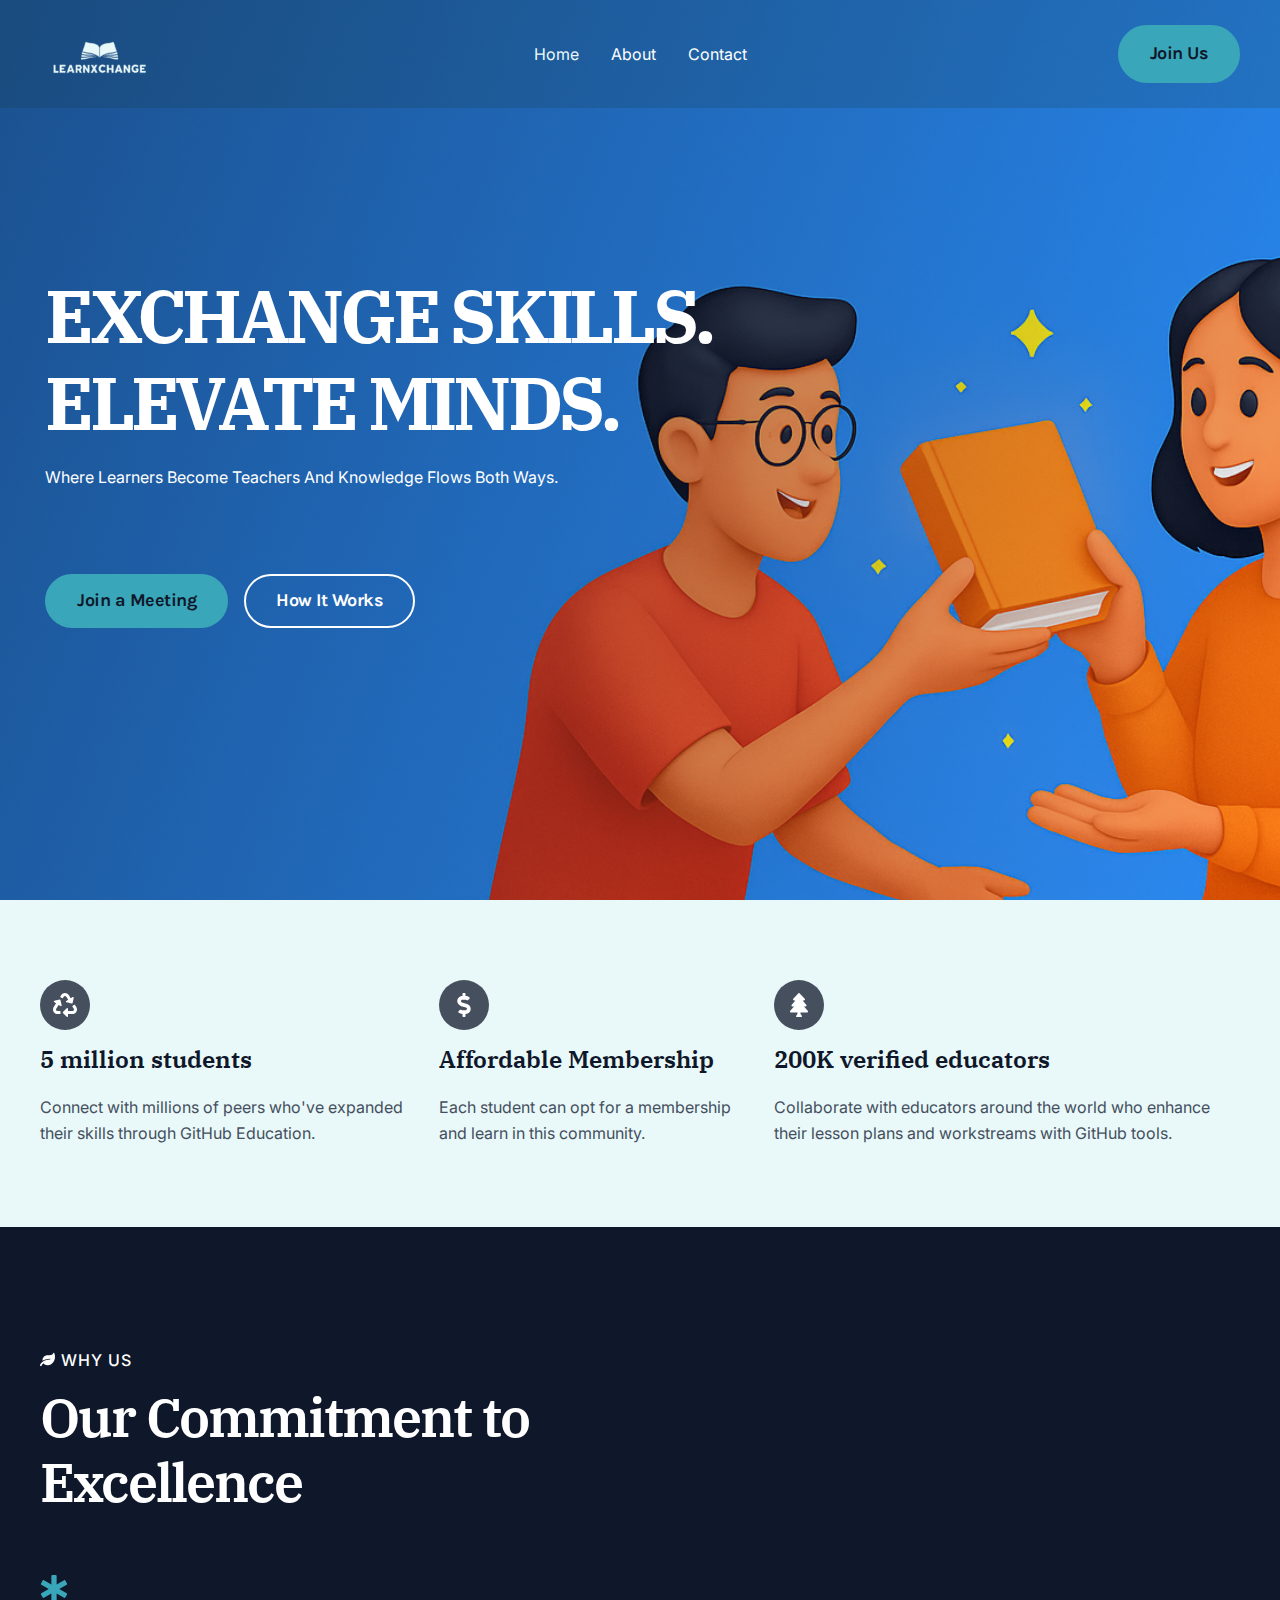
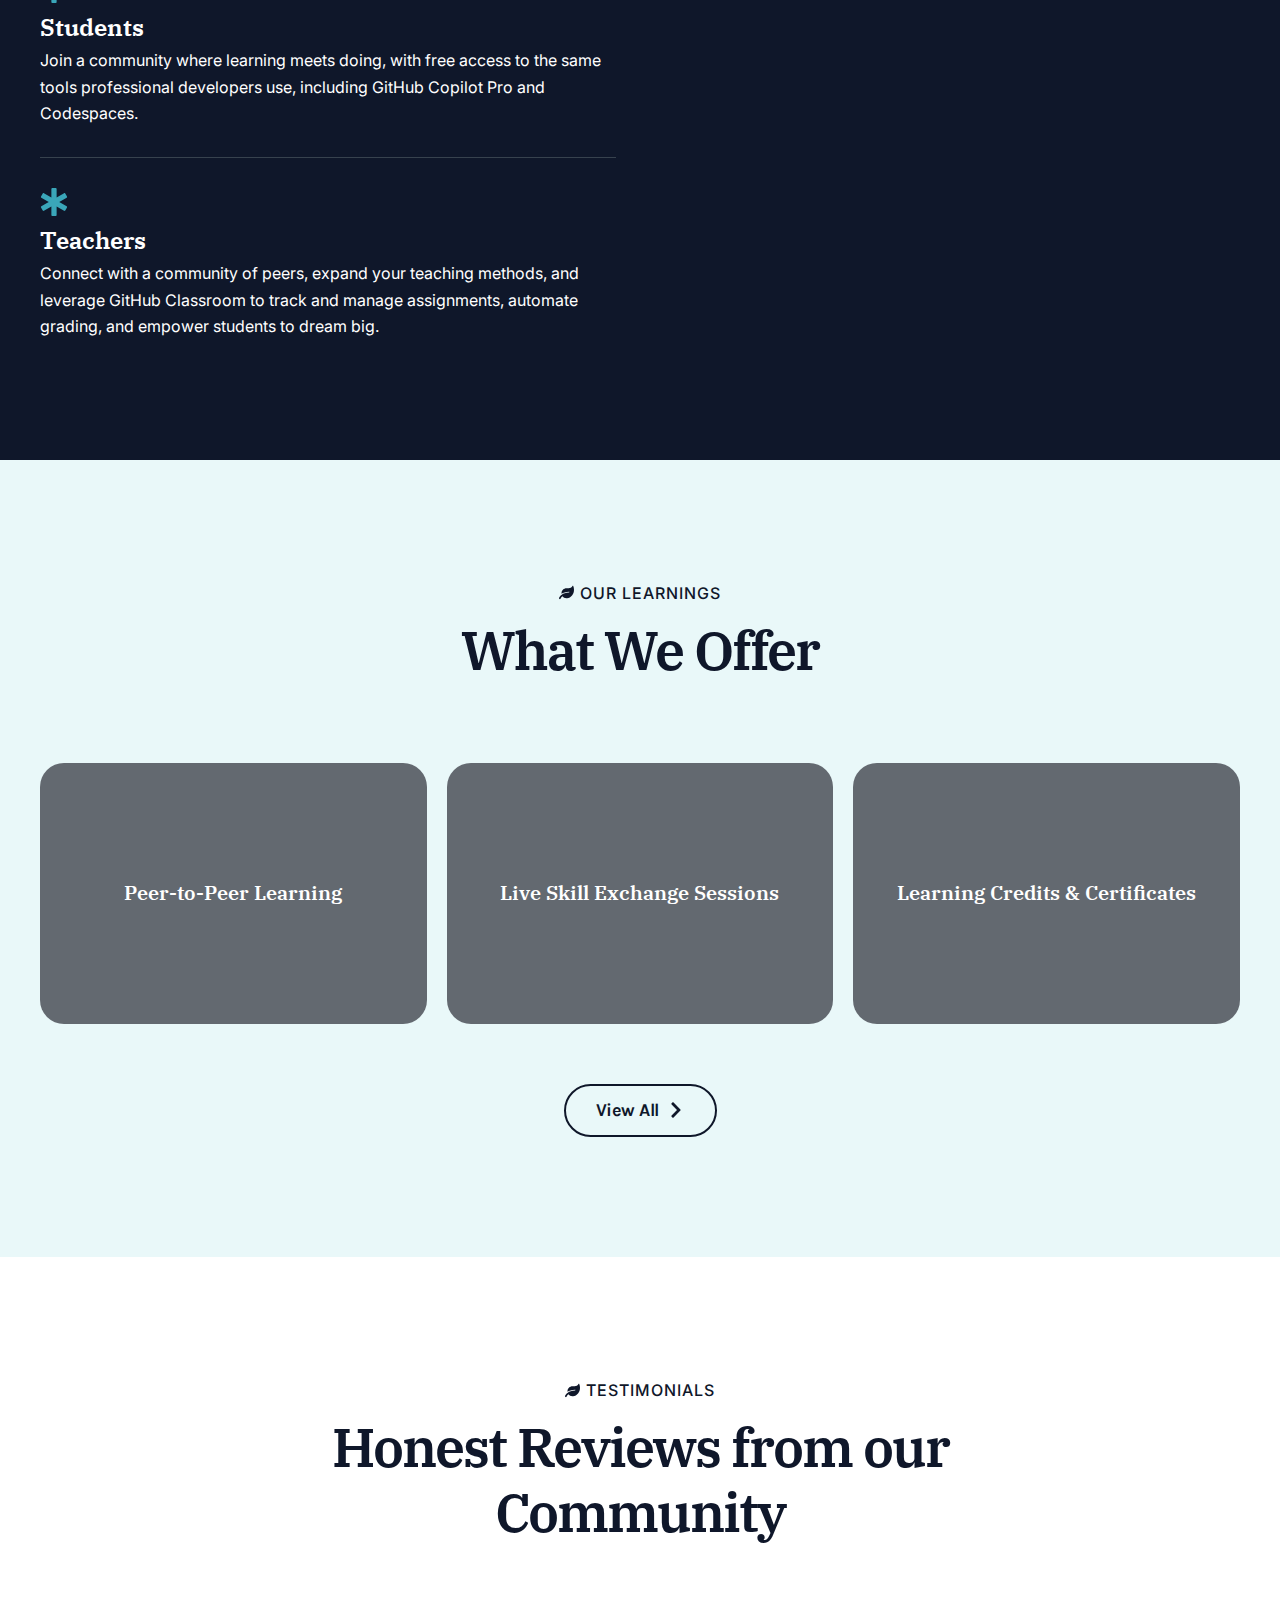
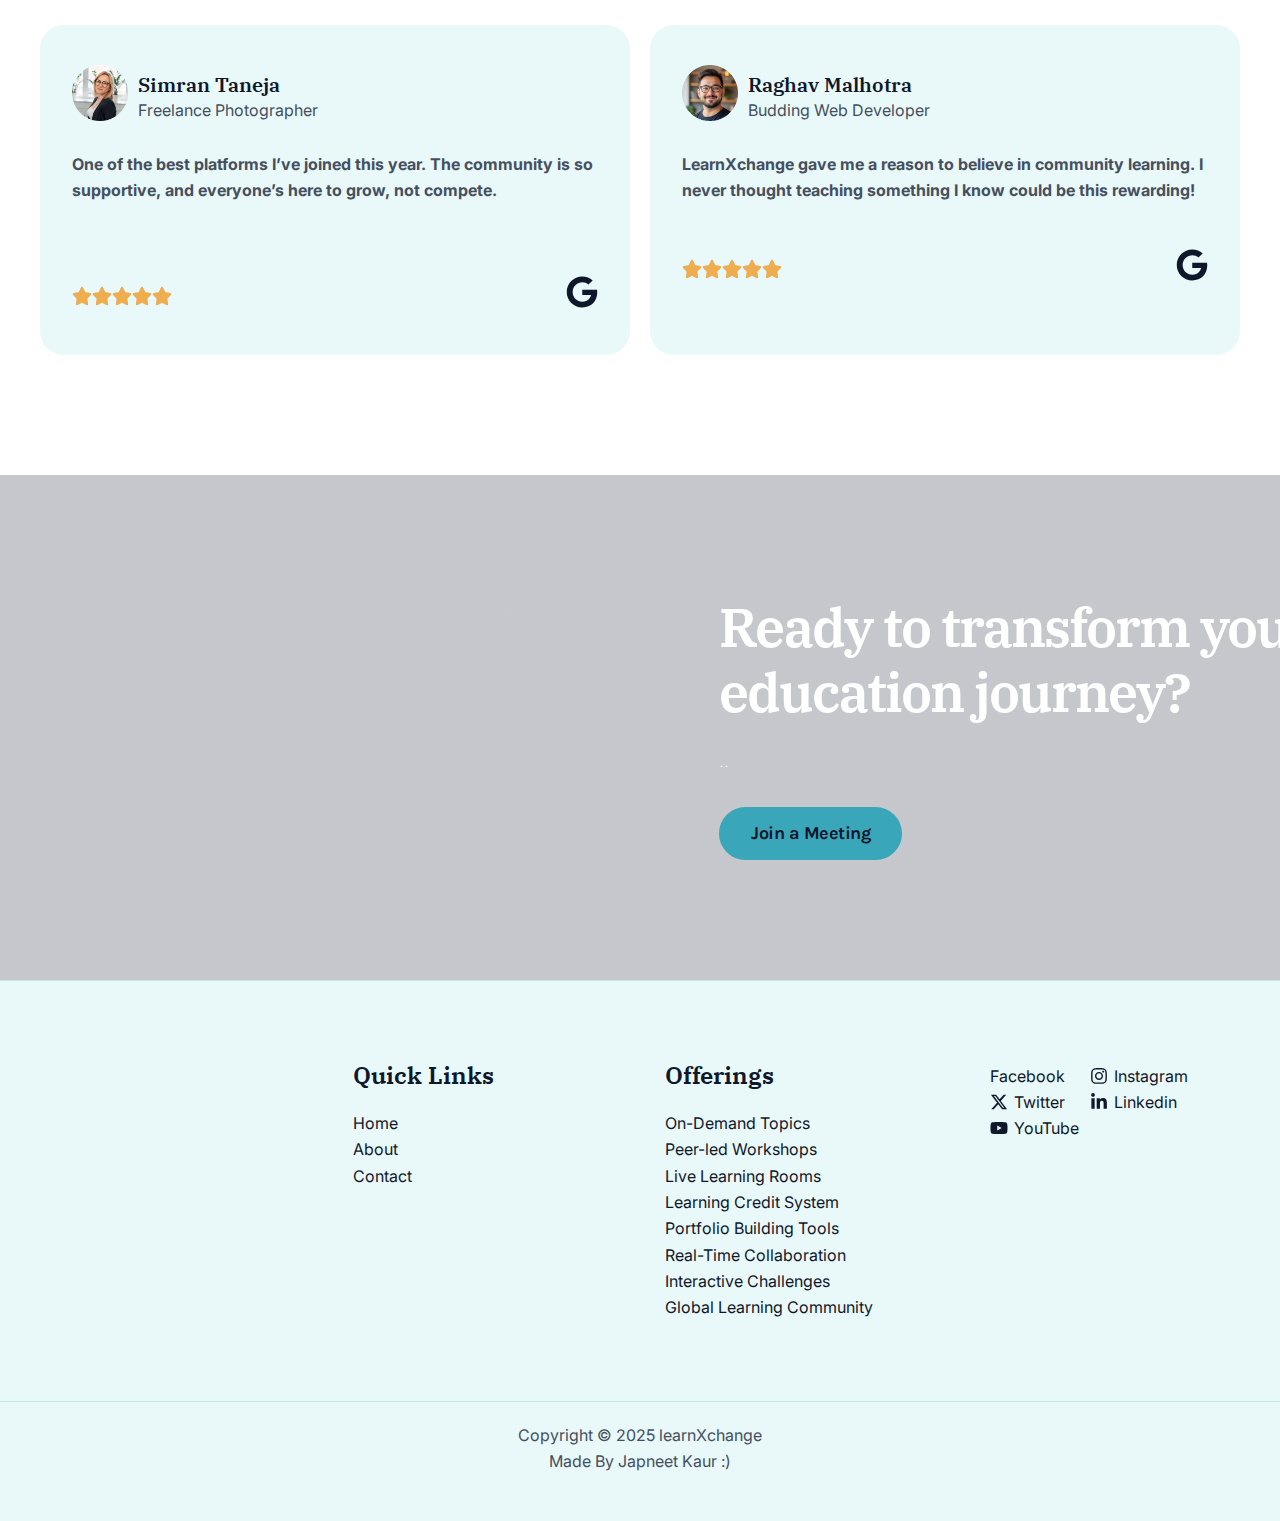
<file: index.html>
<!DOCTYPE html>
<html lang="en-US">
<head>
<meta charset="UTF-8">
<meta name="viewport" content="width=device-width, initial-scale=1">
	<link rel="profile" href="https://gmpg.org/xfn/11"> 
	<title>learnXchange</title>
<meta name="robots" content="max-image-preview:large">
	<style>img:is([sizes="auto" i], [sizes^="auto," i]) { contain-intrinsic-size: 3000px 1500px }</style>
	<link rel="dns-prefetch" href="//fonts.googleapis.com">
<link rel="alternate" type="application/rss+xml" title="learnXchange &raquo; Feed" href="/feed/">
<link rel="alternate" type="application/rss+xml" title="learnXchange &raquo; Comments Feed" href="/comments/feed/">
<script>
window._wpemojiSettings = {"baseUrl":"https:\/\/s.w.org\/images\/core\/emoji\/16.0.1\/72x72\/","ext":".png","svgUrl":"https:\/\/s.w.org\/images\/core\/emoji\/16.0.1\/svg\/","svgExt":".svg","source":{"concatemoji":"\/wp-includes\/js\/wp-emoji-release.min.js?ver=6.8.2"}};
/*! This file is auto-generated */
!function(s,n){var o,i,e;function c(e){try{var t={supportTests:e,timestamp:(new Date).valueOf()};sessionStorage.setItem(o,JSON.stringify(t))}catch(e){}}function p(e,t,n){e.clearRect(0,0,e.canvas.width,e.canvas.height),e.fillText(t,0,0);var t=new Uint32Array(e.getImageData(0,0,e.canvas.width,e.canvas.height).data),a=(e.clearRect(0,0,e.canvas.width,e.canvas.height),e.fillText(n,0,0),new Uint32Array(e.getImageData(0,0,e.canvas.width,e.canvas.height).data));return t.every(function(e,t){return e===a[t]})}function u(e,t){e.clearRect(0,0,e.canvas.width,e.canvas.height),e.fillText(t,0,0);for(var n=e.getImageData(16,16,1,1),a=0;a<n.data.length;a++)if(0!==n.data[a])return!1;return!0}function f(e,t,n,a){switch(t){case"flag":return n(e,"\ud83c\udff3\ufe0f\u200d\u26a7\ufe0f","\ud83c\udff3\ufe0f\u200b\u26a7\ufe0f")?!1:!n(e,"\ud83c\udde8\ud83c\uddf6","\ud83c\udde8\u200b\ud83c\uddf6")&&!n(e,"\ud83c\udff4\udb40\udc67\udb40\udc62\udb40\udc65\udb40\udc6e\udb40\udc67\udb40\udc7f","\ud83c\udff4\u200b\udb40\udc67\u200b\udb40\udc62\u200b\udb40\udc65\u200b\udb40\udc6e\u200b\udb40\udc67\u200b\udb40\udc7f");case"emoji":return!a(e,"\ud83e\udedf")}return!1}function g(e,t,n,a){var r="undefined"!=typeof WorkerGlobalScope&&self instanceof WorkerGlobalScope?new OffscreenCanvas(300,150):s.createElement("canvas"),o=r.getContext("2d",{willReadFrequently:!0}),i=(o.textBaseline="top",o.font="600 32px Arial",{});return e.forEach(function(e){i[e]=t(o,e,n,a)}),i}function t(e){var t=s.createElement("script");t.src=e,t.defer=!0,s.head.appendChild(t)}"undefined"!=typeof Promise&&(o="wpEmojiSettingsSupports",i=["flag","emoji"],n.supports={everything:!0,everythingExceptFlag:!0},e=new Promise(function(e){s.addEventListener("DOMContentLoaded",e,{once:!0})}),new Promise(function(t){var n=function(){try{var e=JSON.parse(sessionStorage.getItem(o));if("object"==typeof e&&"number"==typeof e.timestamp&&(new Date).valueOf()<e.timestamp+604800&&"object"==typeof e.supportTests)return e.supportTests}catch(e){}return null}();if(!n){if("undefined"!=typeof Worker&&"undefined"!=typeof OffscreenCanvas&&"undefined"!=typeof URL&&URL.createObjectURL&&"undefined"!=typeof Blob)try{var e="postMessage("+g.toString()+"("+[JSON.stringify(i),f.toString(),p.toString(),u.toString()].join(",")+"));",a=new Blob([e],{type:"text/javascript"}),r=new Worker(URL.createObjectURL(a),{name:"wpTestEmojiSupports"});return void(r.onmessage=function(e){c(n=e.data),r.terminate(),t(n)})}catch(e){}c(n=g(i,f,p,u))}t(n)}).then(function(e){for(var t in e)n.supports[t]=e[t],n.supports.everything=n.supports.everything&&n.supports[t],"flag"!==t&&(n.supports.everythingExceptFlag=n.supports.everythingExceptFlag&&n.supports[t]);n.supports.everythingExceptFlag=n.supports.everythingExceptFlag&&!n.supports.flag,n.DOMReady=!1,n.readyCallback=function(){n.DOMReady=!0}}).then(function(){return e}).then(function(){var e;n.supports.everything||(n.readyCallback(),(e=n.source||{}).concatemoji?t(e.concatemoji):e.wpemoji&&e.twemoji&&(t(e.twemoji),t(e.wpemoji)))}))}((window,document),window._wpemojiSettings);
</script>
<link rel="stylesheet" id="astra-theme-css-css" href="/wp-content/themes/astra/assets/css/minified/main.min.css?ver=4.11.5" media="all">
<style id="astra-theme-css-inline-css">
:root{--ast-post-nav-space:0;--ast-container-default-xlg-padding:2.5em;--ast-container-default-lg-padding:2.5em;--ast-container-default-slg-padding:2em;--ast-container-default-md-padding:2.5em;--ast-container-default-sm-padding:2.5em;--ast-container-default-xs-padding:2.4em;--ast-container-default-xxs-padding:1.8em;--ast-code-block-background:#ECEFF3;--ast-comment-inputs-background:#F9FAFB;--ast-normal-container-width:1200px;--ast-narrow-container-width:750px;--ast-blog-title-font-weight:600;--ast-blog-meta-weight:600;--ast-global-color-primary:var(--ast-global-color-5);--ast-global-color-secondary:var(--ast-global-color-4);--ast-global-color-alternate-background:var(--ast-global-color-7);--ast-global-color-subtle-background:var(--ast-global-color-6);--ast-bg-style-guide:#F8FAFC;--ast-shadow-style-guide:0px 0px 4px 0 #00000057;--ast-global-dark-bg-style:#fff;--ast-global-dark-lfs:#fbfbfb;--ast-widget-bg-color:#fafafa;--ast-wc-container-head-bg-color:#fbfbfb;--ast-title-layout-bg:#eeeeee;--ast-search-border-color:#e7e7e7;--ast-lifter-hover-bg:#e6e6e6;--ast-gallery-block-color:#000;--srfm-color-input-label:var(--ast-global-color-2);}html{font-size:100%;}a{color:var(--ast-global-color-0);}a:hover,a:focus{color:var(--ast-global-color-1);}body,button,input,select,textarea,.ast-button,.ast-custom-button{font-family:'Inter',sans-serif;font-weight:400;font-size:16px;font-size:1rem;line-height:var(--ast-body-line-height,1.65);}blockquote{color:var(--ast-global-color-3);}h1,.entry-content h1,h2,.entry-content h2,h3,.entry-content h3,h4,.entry-content h4,h5,.entry-content h5,h6,.entry-content h6,.site-title,.site-title a{font-family:'IBM Plex Serif',serif;font-weight:600;}.ast-site-identity .site-title a{color:var(--ast-global-color-2);}.site-title{font-size:26px;font-size:1.625rem;display:none;}header .custom-logo-link img{max-width:120px;width:120px;}.astra-logo-svg{width:120px;}.site-header .site-description{font-size:15px;font-size:0.9375rem;display:none;}.entry-title{font-size:20px;font-size:1.25rem;}.ast-blog-single-element.ast-taxonomy-container a{font-size:14px;font-size:0.875rem;}.ast-blog-meta-container{font-size:13px;font-size:0.8125rem;}.archive .ast-article-post .ast-article-inner,.blog .ast-article-post .ast-article-inner,.archive .ast-article-post .ast-article-inner:hover,.blog .ast-article-post .ast-article-inner:hover{border-top-left-radius:6px;border-top-right-radius:6px;border-bottom-right-radius:6px;border-bottom-left-radius:6px;overflow:hidden;}h1,.entry-content h1{font-size:74px;font-size:4.625rem;font-weight:600;font-family:'IBM Plex Serif',serif;line-height:1.1em;letter-spacing:-2px;}h2,.entry-content h2{font-size:54px;font-size:3.375rem;font-weight:600;font-family:'IBM Plex Serif',serif;line-height:1.2em;letter-spacing:-2px;}h3,.entry-content h3{font-size:42px;font-size:2.625rem;font-weight:600;font-family:'IBM Plex Serif',serif;line-height:1.3em;}h4,.entry-content h4{font-size:32px;font-size:2rem;line-height:1.2em;font-weight:600;font-family:'IBM Plex Serif',serif;}h5,.entry-content h5{font-size:24px;font-size:1.5rem;line-height:1.2em;font-weight:600;font-family:'IBM Plex Serif',serif;}h6,.entry-content h6{font-size:18px;font-size:1.125rem;line-height:1.25em;font-weight:600;font-family:'IBM Plex Serif',serif;}::selection{background-color:var(--ast-global-color-0);color:#000000;}body,h1,.entry-title a,.entry-content h1,h2,.entry-content h2,h3,.entry-content h3,h4,.entry-content h4,h5,.entry-content h5,h6,.entry-content h6{color:var(--ast-global-color-3);}.tagcloud a:hover,.tagcloud a:focus,.tagcloud a.current-item{color:#000000;border-color:var(--ast-global-color-0);background-color:var(--ast-global-color-0);}input:focus,input[type="text"]:focus,input[type="email"]:focus,input[type="url"]:focus,input[type="password"]:focus,input[type="reset"]:focus,input[type="search"]:focus,textarea:focus{border-color:var(--ast-global-color-0);}input[type="radio"]:checked,input[type=reset],input[type="checkbox"]:checked,input[type="checkbox"]:hover:checked,input[type="checkbox"]:focus:checked,input[type=range]::-webkit-slider-thumb{border-color:var(--ast-global-color-0);background-color:var(--ast-global-color-0);box-shadow:none;}.site-footer a:hover + .post-count,.site-footer a:focus + .post-count{background:var(--ast-global-color-0);border-color:var(--ast-global-color-0);}.single .nav-links .nav-previous,.single .nav-links .nav-next{color:var(--ast-global-color-0);}.entry-meta,.entry-meta *{line-height:1.45;color:var(--ast-global-color-0);font-weight:600;}.entry-meta a:not(.ast-button):hover,.entry-meta a:not(.ast-button):hover *,.entry-meta a:not(.ast-button):focus,.entry-meta a:not(.ast-button):focus *,.page-links > .page-link,.page-links .page-link:hover,.post-navigation a:hover{color:var(--ast-global-color-1);}#cat option,.secondary .calendar_wrap thead a,.secondary .calendar_wrap thead a:visited{color:var(--ast-global-color-0);}.secondary .calendar_wrap #today,.ast-progress-val span{background:var(--ast-global-color-0);}.secondary a:hover + .post-count,.secondary a:focus + .post-count{background:var(--ast-global-color-0);border-color:var(--ast-global-color-0);}.calendar_wrap #today > a{color:#000000;}.page-links .page-link,.single .post-navigation a{color:var(--ast-global-color-3);}.ast-search-menu-icon .search-form button.search-submit{padding:0 4px;}.ast-search-menu-icon form.search-form{padding-right:0;}.ast-search-menu-icon.slide-search input.search-field{width:0;}.ast-header-search .ast-search-menu-icon.ast-dropdown-active .search-form,.ast-header-search .ast-search-menu-icon.ast-dropdown-active .search-field:focus{transition:all 0.2s;}.search-form input.search-field:focus{outline:none;}.ast-search-menu-icon .search-form button.search-submit:focus,.ast-theme-transparent-header .ast-header-search .ast-dropdown-active .ast-icon,.ast-theme-transparent-header .ast-inline-search .search-field:focus .ast-icon{color:var(--ast-global-color-1);}.ast-header-search .slide-search .search-form{border:2px solid var(--ast-global-color-0);}.ast-header-search .slide-search .search-field{background-color:(--ast-global-dark-bg-style);}.ast-archive-title{color:var(--ast-global-color-2);}.widget-title{font-size:22px;font-size:1.375rem;color:var(--ast-global-color-2);}.ast-single-post .entry-content a,.ast-comment-content a:not(.ast-comment-edit-reply-wrap a){text-decoration:underline;}.ast-single-post .elementor-widget-button .elementor-button,.ast-single-post .entry-content .uagb-tab a,.ast-single-post .entry-content .uagb-ifb-cta a,.ast-single-post .entry-content .uabb-module-content a,.ast-single-post .entry-content .uagb-post-grid a,.ast-single-post .entry-content .uagb-timeline a,.ast-single-post .entry-content .uagb-toc__wrap a,.ast-single-post .entry-content .uagb-taxomony-box a,.ast-single-post .entry-content .woocommerce a,.entry-content .wp-block-latest-posts > li > a,.ast-single-post .entry-content .wp-block-file__button,a.ast-post-filter-single,.ast-single-post .ast-comment-content .comment-reply-link,.ast-single-post .ast-comment-content .comment-edit-link{text-decoration:none;}.ast-search-menu-icon.slide-search a:focus-visible:focus-visible,.astra-search-icon:focus-visible,#close:focus-visible,a:focus-visible,.ast-menu-toggle:focus-visible,.site .skip-link:focus-visible,.wp-block-loginout input:focus-visible,.wp-block-search.wp-block-search__button-inside .wp-block-search__inside-wrapper,.ast-header-navigation-arrow:focus-visible,.woocommerce .wc-proceed-to-checkout > .checkout-button:focus-visible,.woocommerce .woocommerce-MyAccount-navigation ul li a:focus-visible,.ast-orders-table__row .ast-orders-table__cell:focus-visible,.woocommerce .woocommerce-order-details .order-again > .button:focus-visible,.woocommerce .woocommerce-message a.button.wc-forward:focus-visible,.woocommerce #minus_qty:focus-visible,.woocommerce #plus_qty:focus-visible,a#ast-apply-coupon:focus-visible,.woocommerce .woocommerce-info a:focus-visible,.woocommerce .astra-shop-summary-wrap a:focus-visible,.woocommerce a.wc-forward:focus-visible,#ast-apply-coupon:focus-visible,.woocommerce-js .woocommerce-mini-cart-item a.remove:focus-visible,#close:focus-visible,.button.search-submit:focus-visible,#search_submit:focus,.normal-search:focus-visible,.ast-header-account-wrap:focus-visible,.woocommerce .ast-on-card-button.ast-quick-view-trigger:focus,.astra-cart-drawer-close:focus,.ast-single-variation:focus,.ast-woocommerce-product-gallery__image:focus,.ast-button:focus{outline-style:dotted;outline-color:inherit;outline-width:thin;}input:focus,input[type="text"]:focus,input[type="email"]:focus,input[type="url"]:focus,input[type="password"]:focus,input[type="reset"]:focus,input[type="search"]:focus,input[type="number"]:focus,textarea:focus,.wp-block-search__input:focus,[data-section="section-header-mobile-trigger"] .ast-button-wrap .ast-mobile-menu-trigger-minimal:focus,.ast-mobile-popup-drawer.active .menu-toggle-close:focus,.woocommerce-ordering select.orderby:focus,#ast-scroll-top:focus,#coupon_code:focus,.woocommerce-page #comment:focus,.woocommerce #reviews #respond input#submit:focus,.woocommerce a.add_to_cart_button:focus,.woocommerce .button.single_add_to_cart_button:focus,.woocommerce .woocommerce-cart-form button:focus,.woocommerce .woocommerce-cart-form__cart-item .quantity .qty:focus,.woocommerce .woocommerce-billing-fields .woocommerce-billing-fields__field-wrapper .woocommerce-input-wrapper > .input-text:focus,.woocommerce #order_comments:focus,.woocommerce #place_order:focus,.woocommerce .woocommerce-address-fields .woocommerce-address-fields__field-wrapper .woocommerce-input-wrapper > .input-text:focus,.woocommerce .woocommerce-MyAccount-content form button:focus,.woocommerce .woocommerce-MyAccount-content .woocommerce-EditAccountForm .woocommerce-form-row .woocommerce-Input.input-text:focus,.woocommerce .ast-woocommerce-container .woocommerce-pagination ul.page-numbers li a:focus,body #content .woocommerce form .form-row .select2-container--default .select2-selection--single:focus,#ast-coupon-code:focus,.woocommerce.woocommerce-js .quantity input[type=number]:focus,.woocommerce-js .woocommerce-mini-cart-item .quantity input[type=number]:focus,.woocommerce p#ast-coupon-trigger:focus{border-style:dotted;border-color:inherit;border-width:thin;}input{outline:none;}.ast-logo-title-inline .site-logo-img{padding-right:1em;}.site-logo-img img{ transition:all 0.2s linear;}.site-logo-img .transparent-custom-logo img,.ast-theme-transparent-header .site-logo-img img{filter:url(#ast-img-color-filter-2);}body .ast-oembed-container *{position:absolute;top:0;width:100%;height:100%;left:0;}body .wp-block-embed-pocket-casts .ast-oembed-container *{position:unset;}.ast-single-post-featured-section + article {margin-top: 2em;}.site-content .ast-single-post-featured-section img {width: 100%;overflow: hidden;object-fit: cover;}.ast-separate-container .site-content .ast-single-post-featured-section + article {margin-top: -80px;z-index: 9;position: relative;border-radius: 4px;}@media (min-width: 922px) {.ast-no-sidebar .site-content .ast-article-image-container--wide {margin-left: -120px;margin-right: -120px;max-width: unset;width: unset;}.ast-left-sidebar .site-content .ast-article-image-container--wide,.ast-right-sidebar .site-content .ast-article-image-container--wide {margin-left: -10px;margin-right: -10px;}.site-content .ast-article-image-container--full {margin-left: calc( -50vw + 50%);margin-right: calc( -50vw + 50%);max-width: 100vw;width: 100vw;}.ast-left-sidebar .site-content .ast-article-image-container--full,.ast-right-sidebar .site-content .ast-article-image-container--full {margin-left: -10px;margin-right: -10px;max-width: inherit;width: auto;}}.site > .ast-single-related-posts-container {margin-top: 0;}@media (min-width: 922px) {.ast-desktop .ast-container--narrow {max-width: var(--ast-narrow-container-width);margin: 0 auto;}}.ast-page-builder-template .hentry {margin: 0;}.ast-page-builder-template .site-content > .ast-container {max-width: 100%;padding: 0;}.ast-page-builder-template .site .site-content #primary {padding: 0;margin: 0;}.ast-page-builder-template .no-results {text-align: center;margin: 4em auto;}.ast-page-builder-template .ast-pagination {padding: 2em;}.ast-page-builder-template .entry-header.ast-no-title.ast-no-thumbnail {margin-top: 0;}.ast-page-builder-template .entry-header.ast-header-without-markup {margin-top: 0;margin-bottom: 0;}.ast-page-builder-template .entry-header.ast-no-title.ast-no-meta {margin-bottom: 0;}.ast-page-builder-template.single .post-navigation {padding-bottom: 2em;}.ast-page-builder-template.single-post .site-content > .ast-container {max-width: 100%;}.ast-page-builder-template .entry-header {margin-top: 2em;margin-left: auto;margin-right: auto;}.ast-page-builder-template .ast-archive-description {margin: 2em auto 0;padding-left: 20px;padding-right: 20px;}.ast-page-builder-template .ast-row {margin-left: 0;margin-right: 0;}.single.ast-page-builder-template .entry-header + .entry-content,.single.ast-page-builder-template .ast-single-entry-banner + .site-content article .entry-content {margin-bottom: 2em;}@media(min-width: 921px) {.ast-page-builder-template.archive.ast-right-sidebar .ast-row article,.ast-page-builder-template.archive.ast-left-sidebar .ast-row article {padding-left: 0;padding-right: 0;}}input[type="text"],input[type="number"],input[type="email"],input[type="url"],input[type="password"],input[type="search"],input[type=reset],input[type=tel],input[type=date],select,textarea{font-size:16px;font-style:normal;font-weight:400;line-height:24px;width:100%;padding:12px 16px;border-radius:4px;box-shadow:0px 1px 2px 0px rgba(0,0,0,0.05);color:var(--ast-form-input-text,#475569);}input[type="text"],input[type="number"],input[type="email"],input[type="url"],input[type="password"],input[type="search"],input[type=reset],input[type=tel],input[type=date],select{height:40px;}input[type="date"]{border-width:1px;border-style:solid;border-color:var(--ast-border-color);background:var( --ast-global-color-secondary,--ast-global-color-5 );}input[type="text"]:focus,input[type="number"]:focus,input[type="email"]:focus,input[type="url"]:focus,input[type="password"]:focus,input[type="search"]:focus,input[type=reset]:focus,input[type="tel"]:focus,input[type="date"]:focus,select:focus,textarea:focus{border-color:#046BD2;box-shadow:none;outline:none;color:var(--ast-form-input-focus-text,#475569);}label,legend{color:#111827;font-size:14px;font-style:normal;font-weight:500;line-height:20px;}select{padding:6px 10px;}fieldset{padding:30px;border-radius:4px;}button,.ast-button,.button,input[type="button"],input[type="reset"],input[type="submit"]{border-radius:4px;box-shadow:0px 1px 2px 0px rgba(0,0,0,0.05);}:root{--ast-comment-inputs-background:#FFF;}::placeholder{color:var(--ast-form-field-color,#9CA3AF);}::-ms-input-placeholder{color:var(--ast-form-field-color,#9CA3AF);}@media (max-width:921.9px){#ast-desktop-header{display:none;}}@media (min-width:922px){#ast-mobile-header{display:none;}}.wp-block-buttons.aligncenter{justify-content:center;}@media (max-width:921px){.ast-theme-transparent-header #primary,.ast-theme-transparent-header #secondary{padding:0;}}@media (max-width:921px){.ast-plain-container.ast-no-sidebar #primary{padding:0;}}.ast-plain-container.ast-no-sidebar #primary{margin-top:0;margin-bottom:0;}.wp-block-button.is-style-outline .wp-block-button__link{border-color:var(--ast-global-color-0);border-top-width:2px;border-right-width:2px;border-bottom-width:2px;border-left-width:2px;}div.wp-block-button.is-style-outline > .wp-block-button__link:not(.has-text-color),div.wp-block-button.wp-block-button__link.is-style-outline:not(.has-text-color){color:var(--ast-global-color-0);}.wp-block-button.is-style-outline .wp-block-button__link:hover,.wp-block-buttons .wp-block-button.is-style-outline .wp-block-button__link:focus,.wp-block-buttons .wp-block-button.is-style-outline > .wp-block-button__link:not(.has-text-color):hover,.wp-block-buttons .wp-block-button.wp-block-button__link.is-style-outline:not(.has-text-color):hover{color:var(--ast-global-color-2);background-color:var(--ast-global-color-1);border-color:var(--ast-global-color-1);}.post-page-numbers.current .page-link,.ast-pagination .page-numbers.current{color:#000000;border-color:var(--ast-global-color-0);background-color:var(--ast-global-color-0);}.wp-block-button.is-style-outline .wp-block-button__link{border-top-width:2px;border-right-width:2px;border-bottom-width:2px;border-left-width:2px;}.wp-block-buttons .wp-block-button.is-style-outline .wp-block-button__link.wp-element-button,.ast-outline-button,.wp-block-uagb-buttons-child .uagb-buttons-repeater.ast-outline-button{border-color:var(--ast-global-color-0);border-top-width:2px;border-right-width:2px;border-bottom-width:2px;border-left-width:2px;font-family:inherit;font-weight:500;font-size:16px;font-size:1rem;line-height:1em;padding-top:13px;padding-right:30px;padding-bottom:13px;padding-left:30px;}.wp-block-buttons .wp-block-button.is-style-outline > .wp-block-button__link:not(.has-text-color),.wp-block-buttons .wp-block-button.wp-block-button__link.is-style-outline:not(.has-text-color),.ast-outline-button{color:var(--ast-global-color-0);}.wp-block-button.is-style-outline .wp-block-button__link:hover,.wp-block-buttons .wp-block-button.is-style-outline .wp-block-button__link:focus,.wp-block-buttons .wp-block-button.is-style-outline > .wp-block-button__link:not(.has-text-color):hover,.wp-block-buttons .wp-block-button.wp-block-button__link.is-style-outline:not(.has-text-color):hover,.ast-outline-button:hover,.ast-outline-button:focus,.wp-block-uagb-buttons-child .uagb-buttons-repeater.ast-outline-button:hover,.wp-block-uagb-buttons-child .uagb-buttons-repeater.ast-outline-button:focus{color:var(--ast-global-color-2);background-color:var(--ast-global-color-1);border-color:var(--ast-global-color-1);}.ast-single-post .entry-content a.ast-outline-button,.ast-single-post .entry-content .is-style-outline>.wp-block-button__link{text-decoration:none;}.wp-block-button .wp-block-button__link.wp-element-button.is-style-outline:not(.has-background),.wp-block-button.is-style-outline>.wp-block-button__link.wp-element-button:not(.has-background),.ast-outline-button{background-color:transparent;}.uagb-buttons-repeater.ast-outline-button{border-radius:9999px;}@media (max-width:921px){.wp-block-buttons .wp-block-button.is-style-outline .wp-block-button__link.wp-element-button,.ast-outline-button,.wp-block-uagb-buttons-child .uagb-buttons-repeater.ast-outline-button{padding-top:12px;padding-right:28px;padding-bottom:12px;padding-left:28px;}}@media (max-width:544px){.wp-block-buttons .wp-block-button.is-style-outline .wp-block-button__link.wp-element-button,.ast-outline-button,.wp-block-uagb-buttons-child .uagb-buttons-repeater.ast-outline-button{padding-top:10px;padding-right:24px;padding-bottom:10px;padding-left:24px;}}.entry-content[data-ast-blocks-layout] > figure{margin-bottom:1em;}h1.widget-title{font-weight:600;}h2.widget-title{font-weight:600;}h3.widget-title{font-weight:600;}#page{display:flex;flex-direction:column;min-height:100vh;}.ast-404-layout-1 h1.page-title{color:var(--ast-global-color-2);}.single .post-navigation a{line-height:1em;height:inherit;}.error-404 .page-sub-title{font-size:1.5rem;font-weight:inherit;}.search .site-content .content-area .search-form{margin-bottom:0;}#page .site-content{flex-grow:1;}.widget{margin-bottom:1.25em;}#secondary li{line-height:1.5em;}#secondary .wp-block-group h2{margin-bottom:0.7em;}#secondary h2{font-size:1.7rem;}.ast-separate-container .ast-article-post,.ast-separate-container .ast-article-single,.ast-separate-container .comment-respond{padding:3em;}.ast-separate-container .ast-article-single .ast-article-single{padding:0;}.ast-article-single .wp-block-post-template-is-layout-grid{padding-left:0;}.ast-separate-container .comments-title,.ast-narrow-container .comments-title{padding:1.5em 2em;}.ast-page-builder-template .comment-form-textarea,.ast-comment-formwrap .ast-grid-common-col{padding:0;}.ast-comment-formwrap{padding:0;display:inline-flex;column-gap:20px;width:100%;margin-left:0;margin-right:0;}.comments-area textarea#comment:focus,.comments-area textarea#comment:active,.comments-area .ast-comment-formwrap input[type="text"]:focus,.comments-area .ast-comment-formwrap input[type="text"]:active {box-shadow:none;outline:none;}.archive.ast-page-builder-template .entry-header{margin-top:2em;}.ast-page-builder-template .ast-comment-formwrap{width:100%;}.entry-title{margin-bottom:0.6em;}.ast-archive-description p{font-size:inherit;font-weight:inherit;line-height:inherit;}.ast-separate-container .ast-comment-list li.depth-1,.hentry{margin-bottom:1.5em;}.site-content section.ast-archive-description{margin-bottom:2em;}@media (min-width:921px){.ast-left-sidebar.ast-page-builder-template #secondary,.archive.ast-right-sidebar.ast-page-builder-template .site-main{padding-left:20px;padding-right:20px;}}@media (max-width:544px){.ast-comment-formwrap.ast-row{column-gap:10px;display:inline-block;}#ast-commentform .ast-grid-common-col{position:relative;width:100%;}}@media (min-width:1201px){.ast-separate-container .ast-article-post,.ast-separate-container .ast-article-single,.ast-separate-container .ast-author-box,.ast-separate-container .ast-404-layout-1,.ast-separate-container .no-results{padding:3em;}}@media (max-width:921px){.ast-separate-container #primary,.ast-separate-container #secondary{padding:1.5em 0;}#primary,#secondary{padding:1.5em 0;margin:0;}.ast-left-sidebar #content > .ast-container{display:flex;flex-direction:column-reverse;width:100%;}}@media (min-width:922px){.ast-separate-container.ast-right-sidebar #primary,.ast-separate-container.ast-left-sidebar #primary{border:0;}.search-no-results.ast-separate-container #primary{margin-bottom:4em;}}.elementor-widget-button .elementor-button{border-style:solid;text-decoration:none;border-top-width:2px;border-right-width:2px;border-left-width:2px;border-bottom-width:2px;}.elementor-button.elementor-size-sm,.elementor-button.elementor-size-xs,.elementor-button.elementor-size-md,.elementor-button.elementor-size-lg,.elementor-button.elementor-size-xl,.elementor-button{border-top-left-radius:50px;border-top-right-radius:50px;border-bottom-right-radius:50px;border-bottom-left-radius:50px;padding-top:13px;padding-right:30px;padding-bottom:13px;padding-left:30px;}@media (max-width:921px){.elementor-widget-button .elementor-button.elementor-size-sm,.elementor-widget-button .elementor-button.elementor-size-xs,.elementor-widget-button .elementor-button.elementor-size-md,.elementor-widget-button .elementor-button.elementor-size-lg,.elementor-widget-button .elementor-button.elementor-size-xl,.elementor-widget-button .elementor-button{padding-top:14px;padding-right:28px;padding-bottom:14px;padding-left:28px;}}@media (max-width:544px){.elementor-widget-button .elementor-button.elementor-size-sm,.elementor-widget-button .elementor-button.elementor-size-xs,.elementor-widget-button .elementor-button.elementor-size-md,.elementor-widget-button .elementor-button.elementor-size-lg,.elementor-widget-button .elementor-button.elementor-size-xl,.elementor-widget-button .elementor-button{padding-top:12px;padding-right:24px;padding-bottom:12px;padding-left:24px;}}.elementor-widget-button .elementor-button{border-color:var(--ast-global-color-0);background-color:var(--ast-global-color-0);}.elementor-widget-button .elementor-button:hover,.elementor-widget-button .elementor-button:focus{color:var(--ast-global-color-2);background-color:var(--ast-global-color-1);border-color:var(--ast-global-color-1);}.wp-block-button .wp-block-button__link ,.elementor-widget-button .elementor-button,.elementor-widget-button .elementor-button:visited{color:var(--ast-global-color-2);}.elementor-widget-button .elementor-button{font-family:'Karla',sans-serif;font-weight:700;font-size:18px;font-size:1.125rem;line-height:1.3em;letter-spacing:-0.5px;}body .elementor-button.elementor-size-sm,body .elementor-button.elementor-size-xs,body .elementor-button.elementor-size-md,body .elementor-button.elementor-size-lg,body .elementor-button.elementor-size-xl,body .elementor-button{font-size:18px;font-size:1.125rem;}.wp-block-button .wp-block-button__link:hover,.wp-block-button .wp-block-button__link:focus{color:var(--ast-global-color-2);background-color:var(--ast-global-color-1);border-color:var(--ast-global-color-1);}.elementor-widget-heading h1.elementor-heading-title{line-height:1.1em;}.elementor-widget-heading h2.elementor-heading-title{line-height:1.2em;}.elementor-widget-heading h3.elementor-heading-title{line-height:1.3em;}.elementor-widget-heading h4.elementor-heading-title{line-height:1.2em;}.elementor-widget-heading h5.elementor-heading-title{line-height:1.2em;}.elementor-widget-heading h6.elementor-heading-title{line-height:1.25em;}.wp-block-button .wp-block-button__link,.wp-block-search .wp-block-search__button,body .wp-block-file .wp-block-file__button{border-style:solid;border-top-width:2px;border-right-width:2px;border-left-width:2px;border-bottom-width:2px;border-color:var(--ast-global-color-0);background-color:var(--ast-global-color-0);color:var(--ast-global-color-2);font-family:'Karla',sans-serif;font-weight:700;line-height:1.3em;letter-spacing:-0.5px;font-size:18px;font-size:1.125rem;border-top-left-radius:50px;border-top-right-radius:50px;border-bottom-right-radius:50px;border-bottom-left-radius:50px;padding-top:13px;padding-right:30px;padding-bottom:13px;padding-left:30px;}.ast-single-post .entry-content .wp-block-button .wp-block-button__link,.ast-single-post .entry-content .wp-block-search .wp-block-search__button,body .entry-content .wp-block-file .wp-block-file__button{text-decoration:none;}@media (max-width:921px){.wp-block-button .wp-block-button__link,.wp-block-search .wp-block-search__button,body .wp-block-file .wp-block-file__button{padding-top:14px;padding-right:28px;padding-bottom:14px;padding-left:28px;}}@media (max-width:544px){.wp-block-button .wp-block-button__link,.wp-block-search .wp-block-search__button,body .wp-block-file .wp-block-file__button{padding-top:12px;padding-right:24px;padding-bottom:12px;padding-left:24px;}}.menu-toggle,button,.ast-button,.ast-custom-button,.button,input#submit,input[type="button"],input[type="submit"],input[type="reset"],#comments .submit,.search .search-submit,form[CLASS*="wp-block-search__"].wp-block-search .wp-block-search__inside-wrapper .wp-block-search__button,body .wp-block-file .wp-block-file__button,.search .search-submit,.woocommerce-js a.button,.woocommerce button.button,.woocommerce .woocommerce-message a.button,.woocommerce #respond input#submit.alt,.woocommerce input.button.alt,.woocommerce input.button,.woocommerce input.button:disabled,.woocommerce input.button:disabled[disabled],.woocommerce input.button:disabled:hover,.woocommerce input.button:disabled[disabled]:hover,.woocommerce #respond input#submit,.woocommerce button.button.alt.disabled,.wc-block-grid__products .wc-block-grid__product .wp-block-button__link,.wc-block-grid__product-onsale,[CLASS*="wc-block"] button,.woocommerce-js .astra-cart-drawer .astra-cart-drawer-content .woocommerce-mini-cart__buttons .button:not(.checkout):not(.ast-continue-shopping),.woocommerce-js .astra-cart-drawer .astra-cart-drawer-content .woocommerce-mini-cart__buttons a.checkout,.woocommerce button.button.alt.disabled.wc-variation-selection-needed,[CLASS*="wc-block"] .wc-block-components-button{border-style:solid;border-top-width:2px;border-right-width:2px;border-left-width:2px;border-bottom-width:2px;color:var(--ast-global-color-2);border-color:var(--ast-global-color-0);background-color:var(--ast-global-color-0);padding-top:13px;padding-right:30px;padding-bottom:13px;padding-left:30px;font-family:'Karla',sans-serif;font-weight:700;font-size:18px;font-size:1.125rem;line-height:1.3em;letter-spacing:-0.5px;border-top-left-radius:50px;border-top-right-radius:50px;border-bottom-right-radius:50px;border-bottom-left-radius:50px;}button:focus,.menu-toggle:hover,button:hover,.ast-button:hover,.ast-custom-button:hover .button:hover,.ast-custom-button:hover ,input[type=reset]:hover,input[type=reset]:focus,input#submit:hover,input#submit:focus,input[type="button"]:hover,input[type="button"]:focus,input[type="submit"]:hover,input[type="submit"]:focus,form[CLASS*="wp-block-search__"].wp-block-search .wp-block-search__inside-wrapper .wp-block-search__button:hover,form[CLASS*="wp-block-search__"].wp-block-search .wp-block-search__inside-wrapper .wp-block-search__button:focus,body .wp-block-file .wp-block-file__button:hover,body .wp-block-file .wp-block-file__button:focus,.woocommerce-js a.button:hover,.woocommerce button.button:hover,.woocommerce .woocommerce-message a.button:hover,.woocommerce #respond input#submit:hover,.woocommerce #respond input#submit.alt:hover,.woocommerce input.button.alt:hover,.woocommerce input.button:hover,.woocommerce button.button.alt.disabled:hover,.wc-block-grid__products .wc-block-grid__product .wp-block-button__link:hover,[CLASS*="wc-block"] button:hover,.woocommerce-js .astra-cart-drawer .astra-cart-drawer-content .woocommerce-mini-cart__buttons .button:not(.checkout):not(.ast-continue-shopping):hover,.woocommerce-js .astra-cart-drawer .astra-cart-drawer-content .woocommerce-mini-cart__buttons a.checkout:hover,.woocommerce button.button.alt.disabled.wc-variation-selection-needed:hover,[CLASS*="wc-block"] .wc-block-components-button:hover,[CLASS*="wc-block"] .wc-block-components-button:focus{color:var(--ast-global-color-2);background-color:var(--ast-global-color-1);border-color:var(--ast-global-color-1);}form[CLASS*="wp-block-search__"].wp-block-search .wp-block-search__inside-wrapper .wp-block-search__button.has-icon{padding-top:calc(13px - 3px);padding-right:calc(30px - 3px);padding-bottom:calc(13px - 3px);padding-left:calc(30px - 3px);}@media (max-width:921px){.menu-toggle,button,.ast-button,.ast-custom-button,.button,input#submit,input[type="button"],input[type="submit"],input[type="reset"],#comments .submit,.search .search-submit,form[CLASS*="wp-block-search__"].wp-block-search .wp-block-search__inside-wrapper .wp-block-search__button,body .wp-block-file .wp-block-file__button,.search .search-submit,.woocommerce-js a.button,.woocommerce button.button,.woocommerce .woocommerce-message a.button,.woocommerce #respond input#submit.alt,.woocommerce input.button.alt,.woocommerce input.button,.woocommerce input.button:disabled,.woocommerce input.button:disabled[disabled],.woocommerce input.button:disabled:hover,.woocommerce input.button:disabled[disabled]:hover,.woocommerce #respond input#submit,.woocommerce button.button.alt.disabled,.wc-block-grid__products .wc-block-grid__product .wp-block-button__link,.wc-block-grid__product-onsale,[CLASS*="wc-block"] button,.woocommerce-js .astra-cart-drawer .astra-cart-drawer-content .woocommerce-mini-cart__buttons .button:not(.checkout):not(.ast-continue-shopping),.woocommerce-js .astra-cart-drawer .astra-cart-drawer-content .woocommerce-mini-cart__buttons a.checkout,.woocommerce button.button.alt.disabled.wc-variation-selection-needed,[CLASS*="wc-block"] .wc-block-components-button{padding-top:14px;padding-right:28px;padding-bottom:14px;padding-left:28px;}}@media (max-width:544px){.menu-toggle,button,.ast-button,.ast-custom-button,.button,input#submit,input[type="button"],input[type="submit"],input[type="reset"],#comments .submit,.search .search-submit,form[CLASS*="wp-block-search__"].wp-block-search .wp-block-search__inside-wrapper .wp-block-search__button,body .wp-block-file .wp-block-file__button,.search .search-submit,.woocommerce-js a.button,.woocommerce button.button,.woocommerce .woocommerce-message a.button,.woocommerce #respond input#submit.alt,.woocommerce input.button.alt,.woocommerce input.button,.woocommerce input.button:disabled,.woocommerce input.button:disabled[disabled],.woocommerce input.button:disabled:hover,.woocommerce input.button:disabled[disabled]:hover,.woocommerce #respond input#submit,.woocommerce button.button.alt.disabled,.wc-block-grid__products .wc-block-grid__product .wp-block-button__link,.wc-block-grid__product-onsale,[CLASS*="wc-block"] button,.woocommerce-js .astra-cart-drawer .astra-cart-drawer-content .woocommerce-mini-cart__buttons .button:not(.checkout):not(.ast-continue-shopping),.woocommerce-js .astra-cart-drawer .astra-cart-drawer-content .woocommerce-mini-cart__buttons a.checkout,.woocommerce button.button.alt.disabled.wc-variation-selection-needed,[CLASS*="wc-block"] .wc-block-components-button{padding-top:12px;padding-right:24px;padding-bottom:12px;padding-left:24px;}}@media (max-width:921px){.ast-mobile-header-stack .main-header-bar .ast-search-menu-icon{display:inline-block;}.ast-header-break-point.ast-header-custom-item-outside .ast-mobile-header-stack .main-header-bar .ast-search-icon{margin:0;}.ast-comment-avatar-wrap img{max-width:2.5em;}.ast-comment-meta{padding:0 1.8888em 1.3333em;}}@media (min-width:544px){.ast-container{max-width:100%;}}@media (max-width:544px){.ast-separate-container .ast-article-post,.ast-separate-container .ast-article-single,.ast-separate-container .comments-title,.ast-separate-container .ast-archive-description{padding:1.5em 1em;}.ast-separate-container #content .ast-container{padding-left:0.54em;padding-right:0.54em;}.ast-separate-container .ast-comment-list .bypostauthor{padding:.5em;}.ast-search-menu-icon.ast-dropdown-active .search-field{width:170px;}} #ast-mobile-header .ast-site-header-cart-li a{pointer-events:none;}.ast-separate-container{background-color:var(--ast-global-color-4);background-image:none;}@media (max-width:921px){.site-title{display:none;}.site-header .site-description{display:none;}h1,.entry-content h1{font-size:48px;font-size:3rem;}h2,.entry-content h2{font-size:32px;font-size:2rem;}h3,.entry-content h3{font-size:26px;font-size:1.625rem;}h4,.entry-content h4{font-size:22px;font-size:1.375rem;}h5,.entry-content h5{font-size:20px;font-size:1.25rem;}h6,.entry-content h6{font-size:16px;font-size:1rem;}}@media (max-width:544px){.site-title{display:none;}.site-header .site-description{display:none;}h1,.entry-content h1{font-size:36px;font-size:2.25rem;}h2,.entry-content h2{font-size:28px;font-size:1.75rem;}h3,.entry-content h3{font-size:22px;font-size:1.375rem;}h4,.entry-content h4{font-size:20px;font-size:1.25rem;}h5,.entry-content h5{font-size:18px;font-size:1.125rem;}h6,.entry-content h6{font-size:16px;font-size:1rem;}header .custom-logo-link img,.ast-header-break-point .site-branding img,.ast-header-break-point .custom-logo-link img{max-width:120px;width:120px;}.astra-logo-svg{width:120px;}.ast-header-break-point .site-logo-img .custom-mobile-logo-link img{max-width:120px;}}@media (max-width:921px){html{font-size:91.2%;}}@media (max-width:544px){html{font-size:91.2%;}}@media (min-width:922px){.ast-container{max-width:1240px;}}@media (min-width:922px){.site-content .ast-container{display:flex;}}@media (max-width:921px){.site-content .ast-container{flex-direction:column;}}.entry-content h1,.entry-content h2,.entry-content h3,.entry-content h4,.entry-content h5,.entry-content h6{clear:none;}@media (min-width:922px){.main-header-menu .sub-menu .menu-item.ast-left-align-sub-menu:hover > .sub-menu,.main-header-menu .sub-menu .menu-item.ast-left-align-sub-menu.focus > .sub-menu{margin-left:-0px;}}.ast-theme-transparent-header [CLASS*="ast-header-button-"] .ast-custom-button{color:var(--ast-global-color-2);background:var(--ast-global-color-0);}.ast-theme-transparent-header [CLASS*="ast-header-button-"] .ast-custom-button:hover{color:var(--ast-global-color-2);background:var(--ast-global-color-1);}.ast-theme-transparent-header [data-section="section-header-mobile-trigger"] .ast-button-wrap .ast-mobile-menu-trigger-outline{background:transparent;}.entry-content li > p{margin-bottom:0;}.site .comments-area{padding-bottom:2em;margin-top:2em;}.wp-block-file {display: flex;align-items: center;flex-wrap: wrap;justify-content: space-between;}.wp-block-pullquote {border: none;}.wp-block-pullquote blockquote::before {content: "\201D";font-family: "Helvetica",sans-serif;display: flex;transform: rotate( 180deg );font-size: 6rem;font-style: normal;line-height: 1;font-weight: bold;align-items: center;justify-content: center;}.has-text-align-right > blockquote::before {justify-content: flex-start;}.has-text-align-left > blockquote::before {justify-content: flex-end;}figure.wp-block-pullquote.is-style-solid-color blockquote {max-width: 100%;text-align: inherit;}:root {--wp--custom--ast-default-block-top-padding: 3em;--wp--custom--ast-default-block-right-padding: 3em;--wp--custom--ast-default-block-bottom-padding: 3em;--wp--custom--ast-default-block-left-padding: 3em;--wp--custom--ast-container-width: 1200px;--wp--custom--ast-content-width-size: 1200px;--wp--custom--ast-wide-width-size: calc(1200px + var(--wp--custom--ast-default-block-left-padding) + var(--wp--custom--ast-default-block-right-padding));}.ast-narrow-container {--wp--custom--ast-content-width-size: 750px;--wp--custom--ast-wide-width-size: 750px;}@media(max-width: 921px) {:root {--wp--custom--ast-default-block-top-padding: 3em;--wp--custom--ast-default-block-right-padding: 2em;--wp--custom--ast-default-block-bottom-padding: 3em;--wp--custom--ast-default-block-left-padding: 2em;}}@media(max-width: 544px) {:root {--wp--custom--ast-default-block-top-padding: 3em;--wp--custom--ast-default-block-right-padding: 1.5em;--wp--custom--ast-default-block-bottom-padding: 3em;--wp--custom--ast-default-block-left-padding: 1.5em;}}.entry-content > .wp-block-group,.entry-content > .wp-block-cover,.entry-content > .wp-block-columns {padding-top: var(--wp--custom--ast-default-block-top-padding);padding-right: var(--wp--custom--ast-default-block-right-padding);padding-bottom: var(--wp--custom--ast-default-block-bottom-padding);padding-left: var(--wp--custom--ast-default-block-left-padding);}.ast-plain-container.ast-no-sidebar .entry-content > .alignfull,.ast-page-builder-template .ast-no-sidebar .entry-content > .alignfull {margin-left: calc( -50vw + 50%);margin-right: calc( -50vw + 50%);max-width: 100vw;width: 100vw;}.ast-plain-container.ast-no-sidebar .entry-content .alignfull .alignfull,.ast-page-builder-template.ast-no-sidebar .entry-content .alignfull .alignfull,.ast-plain-container.ast-no-sidebar .entry-content .alignfull .alignwide,.ast-page-builder-template.ast-no-sidebar .entry-content .alignfull .alignwide,.ast-plain-container.ast-no-sidebar .entry-content .alignwide .alignfull,.ast-page-builder-template.ast-no-sidebar .entry-content .alignwide .alignfull,.ast-plain-container.ast-no-sidebar .entry-content .alignwide .alignwide,.ast-page-builder-template.ast-no-sidebar .entry-content .alignwide .alignwide,.ast-plain-container.ast-no-sidebar .entry-content .wp-block-column .alignfull,.ast-page-builder-template.ast-no-sidebar .entry-content .wp-block-column .alignfull,.ast-plain-container.ast-no-sidebar .entry-content .wp-block-column .alignwide,.ast-page-builder-template.ast-no-sidebar .entry-content .wp-block-column .alignwide {margin-left: auto;margin-right: auto;width: 100%;}[data-ast-blocks-layout] .wp-block-separator:not(.is-style-dots) {height: 0;}[data-ast-blocks-layout] .wp-block-separator {margin: 20px auto;}[data-ast-blocks-layout] .wp-block-separator:not(.is-style-wide):not(.is-style-dots) {max-width: 100px;}[data-ast-blocks-layout] .wp-block-separator.has-background {padding: 0;}.entry-content[data-ast-blocks-layout] > * {max-width: var(--wp--custom--ast-content-width-size);margin-left: auto;margin-right: auto;}.entry-content[data-ast-blocks-layout] > .alignwide {max-width: var(--wp--custom--ast-wide-width-size);}.entry-content[data-ast-blocks-layout] .alignfull {max-width: none;}.entry-content .wp-block-columns {margin-bottom: 0;}blockquote {margin: 1.5em;border-color: rgba(0,0,0,0.05);}.wp-block-quote:not(.has-text-align-right):not(.has-text-align-center) {border-left: 5px solid rgba(0,0,0,0.05);}.has-text-align-right > blockquote,blockquote.has-text-align-right {border-right: 5px solid rgba(0,0,0,0.05);}.has-text-align-left > blockquote,blockquote.has-text-align-left {border-left: 5px solid rgba(0,0,0,0.05);}.wp-block-site-tagline,.wp-block-latest-posts .read-more {margin-top: 15px;}.wp-block-loginout p label {display: block;}.wp-block-loginout p:not(.login-remember):not(.login-submit) input {width: 100%;}.wp-block-loginout input:focus {border-color: transparent;}.wp-block-loginout input:focus {outline: thin dotted;}.entry-content .wp-block-media-text .wp-block-media-text__content {padding: 0 0 0 8%;}.entry-content .wp-block-media-text.has-media-on-the-right .wp-block-media-text__content {padding: 0 8% 0 0;}.entry-content .wp-block-media-text.has-background .wp-block-media-text__content {padding: 8%;}.entry-content .wp-block-cover:not([class*="background-color"]):not(.has-text-color.has-link-color) .wp-block-cover__inner-container,.entry-content .wp-block-cover:not([class*="background-color"]) .wp-block-cover-image-text,.entry-content .wp-block-cover:not([class*="background-color"]) .wp-block-cover-text,.entry-content .wp-block-cover-image:not([class*="background-color"]) .wp-block-cover__inner-container,.entry-content .wp-block-cover-image:not([class*="background-color"]) .wp-block-cover-image-text,.entry-content .wp-block-cover-image:not([class*="background-color"]) .wp-block-cover-text {color: var(--ast-global-color-primary,var(--ast-global-color-5));}.wp-block-loginout .login-remember input {width: 1.1rem;height: 1.1rem;margin: 0 5px 4px 0;vertical-align: middle;}.wp-block-latest-posts > li > *:first-child,.wp-block-latest-posts:not(.is-grid) > li:first-child {margin-top: 0;}.entry-content > .wp-block-buttons,.entry-content > .wp-block-uagb-buttons {margin-bottom: 1.5em;}.wp-block-search__inside-wrapper .wp-block-search__input {padding: 0 10px;color: var(--ast-global-color-3);background: var(--ast-global-color-primary,var(--ast-global-color-5));border-color: var(--ast-border-color);}.wp-block-latest-posts .read-more {margin-bottom: 1.5em;}.wp-block-search__no-button .wp-block-search__inside-wrapper .wp-block-search__input {padding-top: 5px;padding-bottom: 5px;}.wp-block-latest-posts .wp-block-latest-posts__post-date,.wp-block-latest-posts .wp-block-latest-posts__post-author {font-size: 1rem;}.wp-block-latest-posts > li > *,.wp-block-latest-posts:not(.is-grid) > li {margin-top: 12px;margin-bottom: 12px;}.ast-page-builder-template .entry-content[data-ast-blocks-layout] > *,.ast-page-builder-template .entry-content[data-ast-blocks-layout] > .alignfull:not(.wp-block-group):not(.uagb-is-root-container) > * {max-width: none;}.ast-page-builder-template .entry-content[data-ast-blocks-layout] > .alignwide:not(.uagb-is-root-container) > * {max-width: var(--wp--custom--ast-wide-width-size);}.ast-page-builder-template .entry-content[data-ast-blocks-layout] > .inherit-container-width > *,.ast-page-builder-template .entry-content[data-ast-blocks-layout] > *:not(.wp-block-group):not(.uagb-is-root-container) > *,.entry-content[data-ast-blocks-layout] > .wp-block-cover .wp-block-cover__inner-container {max-width: none ;margin-left: auto;margin-right: auto;}.entry-content[data-ast-blocks-layout] .wp-block-cover:not(.alignleft):not(.alignright) {width: auto;}@media(max-width: 1200px) {.ast-separate-container .entry-content > .alignfull,.ast-separate-container .entry-content[data-ast-blocks-layout] > .alignwide,.ast-plain-container .entry-content[data-ast-blocks-layout] > .alignwide,.ast-plain-container .entry-content .alignfull {margin-left: calc(-1 * min(var(--ast-container-default-xlg-padding),20px)) ;margin-right: calc(-1 * min(var(--ast-container-default-xlg-padding),20px));}}@media(min-width: 1201px) {.ast-separate-container .entry-content > .alignfull {margin-left: calc(-1 * var(--ast-container-default-xlg-padding) );margin-right: calc(-1 * var(--ast-container-default-xlg-padding) );}.ast-separate-container .entry-content[data-ast-blocks-layout] > .alignwide,.ast-plain-container .entry-content[data-ast-blocks-layout] > .alignwide {margin-left: auto;margin-right: auto;}}@media(min-width: 921px) {.ast-separate-container .entry-content .wp-block-group.alignwide:not(.inherit-container-width) > :where(:not(.alignleft):not(.alignright)),.ast-plain-container .entry-content .wp-block-group.alignwide:not(.inherit-container-width) > :where(:not(.alignleft):not(.alignright)) {max-width: calc( var(--wp--custom--ast-content-width-size) + 80px );}.ast-plain-container.ast-right-sidebar .entry-content[data-ast-blocks-layout] .alignfull,.ast-plain-container.ast-left-sidebar .entry-content[data-ast-blocks-layout] .alignfull {margin-left: -60px;margin-right: -60px;}}@media(min-width: 544px) {.entry-content > .alignleft {margin-right: 20px;}.entry-content > .alignright {margin-left: 20px;}}@media (max-width:544px){.wp-block-columns .wp-block-column:not(:last-child){margin-bottom:20px;}.wp-block-latest-posts{margin:0;}}@media( max-width: 600px ) {.entry-content .wp-block-media-text .wp-block-media-text__content,.entry-content .wp-block-media-text.has-media-on-the-right .wp-block-media-text__content {padding: 8% 0 0;}.entry-content .wp-block-media-text.has-background .wp-block-media-text__content {padding: 8%;}}.ast-page-builder-template .entry-header {padding-left: 0;}.ast-narrow-container .site-content .wp-block-uagb-image--align-full .wp-block-uagb-image__figure {max-width: 100%;margin-left: auto;margin-right: auto;}.entry-content ul,.entry-content ol {padding: revert;margin: revert;padding-left: 20px;}:root .has-ast-global-color-0-color{color:var(--ast-global-color-0);}:root .has-ast-global-color-0-background-color{background-color:var(--ast-global-color-0);}:root .wp-block-button .has-ast-global-color-0-color{color:var(--ast-global-color-0);}:root .wp-block-button .has-ast-global-color-0-background-color{background-color:var(--ast-global-color-0);}:root .has-ast-global-color-1-color{color:var(--ast-global-color-1);}:root .has-ast-global-color-1-background-color{background-color:var(--ast-global-color-1);}:root .wp-block-button .has-ast-global-color-1-color{color:var(--ast-global-color-1);}:root .wp-block-button .has-ast-global-color-1-background-color{background-color:var(--ast-global-color-1);}:root .has-ast-global-color-2-color{color:var(--ast-global-color-2);}:root .has-ast-global-color-2-background-color{background-color:var(--ast-global-color-2);}:root .wp-block-button .has-ast-global-color-2-color{color:var(--ast-global-color-2);}:root .wp-block-button .has-ast-global-color-2-background-color{background-color:var(--ast-global-color-2);}:root .has-ast-global-color-3-color{color:var(--ast-global-color-3);}:root .has-ast-global-color-3-background-color{background-color:var(--ast-global-color-3);}:root .wp-block-button .has-ast-global-color-3-color{color:var(--ast-global-color-3);}:root .wp-block-button .has-ast-global-color-3-background-color{background-color:var(--ast-global-color-3);}:root .has-ast-global-color-4-color{color:var(--ast-global-color-4);}:root .has-ast-global-color-4-background-color{background-color:var(--ast-global-color-4);}:root .wp-block-button .has-ast-global-color-4-color{color:var(--ast-global-color-4);}:root .wp-block-button .has-ast-global-color-4-background-color{background-color:var(--ast-global-color-4);}:root .has-ast-global-color-5-color{color:var(--ast-global-color-5);}:root .has-ast-global-color-5-background-color{background-color:var(--ast-global-color-5);}:root .wp-block-button .has-ast-global-color-5-color{color:var(--ast-global-color-5);}:root .wp-block-button .has-ast-global-color-5-background-color{background-color:var(--ast-global-color-5);}:root .has-ast-global-color-6-color{color:var(--ast-global-color-6);}:root .has-ast-global-color-6-background-color{background-color:var(--ast-global-color-6);}:root .wp-block-button .has-ast-global-color-6-color{color:var(--ast-global-color-6);}:root .wp-block-button .has-ast-global-color-6-background-color{background-color:var(--ast-global-color-6);}:root .has-ast-global-color-7-color{color:var(--ast-global-color-7);}:root .has-ast-global-color-7-background-color{background-color:var(--ast-global-color-7);}:root .wp-block-button .has-ast-global-color-7-color{color:var(--ast-global-color-7);}:root .wp-block-button .has-ast-global-color-7-background-color{background-color:var(--ast-global-color-7);}:root .has-ast-global-color-8-color{color:var(--ast-global-color-8);}:root .has-ast-global-color-8-background-color{background-color:var(--ast-global-color-8);}:root .wp-block-button .has-ast-global-color-8-color{color:var(--ast-global-color-8);}:root .wp-block-button .has-ast-global-color-8-background-color{background-color:var(--ast-global-color-8);}:root{--ast-global-color-0:#3AA6B9;--ast-global-color-1:#2997AA;--ast-global-color-2:#0F172A;--ast-global-color-3:#454F5E;--ast-global-color-4:#E9F8F9;--ast-global-color-5:#FFFFFF;--ast-global-color-6:#CAE6E8;--ast-global-color-7:#181823;--ast-global-color-8:#222222;}:root {--ast-border-color : var(--ast-global-color-6);}.ast-single-entry-banner {-js-display: flex;display: flex;flex-direction: column;justify-content: center;text-align: center;position: relative;background: var(--ast-title-layout-bg);}.ast-single-entry-banner[data-banner-layout="layout-1"] {max-width: 1200px;background: inherit;padding: 20px 0;}.ast-single-entry-banner[data-banner-width-type="custom"] {margin: 0 auto;width: 100%;}.ast-single-entry-banner + .site-content .entry-header {margin-bottom: 0;}.site .ast-author-avatar {--ast-author-avatar-size: ;}a.ast-underline-text {text-decoration: underline;}.ast-container > .ast-terms-link {position: relative;display: block;}a.ast-button.ast-badge-tax {padding: 4px 8px;border-radius: 3px;font-size: inherit;}header.entry-header .entry-title{font-weight:600;font-size:32px;font-size:2rem;}header.entry-header > *:not(:last-child){margin-bottom:10px;}header.entry-header .post-thumb-img-content{text-align:center;}header.entry-header .post-thumb img,.ast-single-post-featured-section.post-thumb img{aspect-ratio:16/9;width:100%;height:100%;}.ast-archive-entry-banner {-js-display: flex;display: flex;flex-direction: column;justify-content: center;text-align: center;position: relative;background: var(--ast-title-layout-bg);}.ast-archive-entry-banner[data-banner-width-type="custom"] {margin: 0 auto;width: 100%;}.ast-archive-entry-banner[data-banner-layout="layout-1"] {background: inherit;padding: 20px 0;text-align: left;}body.archive .ast-archive-description{max-width:1200px;width:100%;text-align:left;padding-top:3em;padding-right:3em;padding-bottom:3em;padding-left:3em;}body.archive .ast-archive-description .ast-archive-title,body.archive .ast-archive-description .ast-archive-title *{font-weight:600;font-size:32px;font-size:2rem;}body.archive .ast-archive-description > *:not(:last-child){margin-bottom:10px;}@media (max-width:921px){body.archive .ast-archive-description{text-align:left;}}@media (max-width:544px){body.archive .ast-archive-description{text-align:left;}}.ast-theme-transparent-header #masthead .site-logo-img .transparent-custom-logo .astra-logo-svg{width:120px;height:30px;}.ast-theme-transparent-header #masthead .site-logo-img .transparent-custom-logo img{ max-width:120px; width:120px;}@media (max-width:921px){.ast-theme-transparent-header #masthead .site-logo-img .transparent-custom-logo .astra-logo-svg{width:120px;}.ast-theme-transparent-header #masthead .site-logo-img .transparent-custom-logo img{ max-width:120px; width:120px;}}@media (max-width:543px){.ast-theme-transparent-header #masthead .site-logo-img .transparent-custom-logo .astra-logo-svg{width:100px;}.ast-theme-transparent-header #masthead .site-logo-img .transparent-custom-logo img{ max-width:100px; width:100px;}}@media (min-width:921px){.ast-theme-transparent-header #masthead{position:absolute;left:0;right:0;}.ast-theme-transparent-header .main-header-bar,.ast-theme-transparent-header.ast-header-break-point .main-header-bar{background:none;}body.elementor-editor-active.ast-theme-transparent-header #masthead,.fl-builder-edit .ast-theme-transparent-header #masthead,body.vc_editor.ast-theme-transparent-header #masthead,body.brz-ed.ast-theme-transparent-header #masthead{z-index:0;}.ast-header-break-point.ast-replace-site-logo-transparent.ast-theme-transparent-header .custom-mobile-logo-link{display:none;}.ast-header-break-point.ast-replace-site-logo-transparent.ast-theme-transparent-header .transparent-custom-logo{display:inline-block;}.ast-theme-transparent-header .ast-above-header,.ast-theme-transparent-header .ast-above-header.ast-above-header-bar{background-image:none;background-color:transparent;}.ast-theme-transparent-header .ast-below-header,.ast-theme-transparent-header .ast-below-header.ast-below-header-bar{background-image:none;background-color:transparent;}}.ast-theme-transparent-header .main-header-bar,.ast-theme-transparent-header.ast-header-break-point .main-header-bar-wrap .main-header-menu,.ast-theme-transparent-header.ast-header-break-point .main-header-bar-wrap .main-header-bar,.ast-theme-transparent-header.ast-header-break-point .ast-mobile-header-wrap .main-header-bar{background-color:rgba(24,48,48,0.18);}.ast-theme-transparent-header .main-header-bar .ast-search-menu-icon form{background-color:rgba(24,48,48,0.18);}.ast-theme-transparent-header .ast-builder-menu .main-header-menu,.ast-theme-transparent-header .ast-builder-menu .main-header-menu .menu-link,.ast-theme-transparent-header [CLASS*="ast-builder-menu-"] .main-header-menu .menu-item > .menu-link,.ast-theme-transparent-header .ast-masthead-custom-menu-items,.ast-theme-transparent-header .ast-masthead-custom-menu-items a,.ast-theme-transparent-header .ast-builder-menu .main-header-menu .menu-item > .ast-menu-toggle,.ast-theme-transparent-header .ast-builder-menu .main-header-menu .menu-item > .ast-menu-toggle,.ast-theme-transparent-header .ast-above-header-navigation a,.ast-header-break-point.ast-theme-transparent-header .ast-above-header-navigation a,.ast-header-break-point.ast-theme-transparent-header .ast-above-header-navigation > ul.ast-above-header-menu > .menu-item-has-children:not(.current-menu-item) > .ast-menu-toggle,.ast-theme-transparent-header .ast-below-header-menu,.ast-theme-transparent-header .ast-below-header-menu a,.ast-header-break-point.ast-theme-transparent-header .ast-below-header-menu a,.ast-header-break-point.ast-theme-transparent-header .ast-below-header-menu,.ast-theme-transparent-header .main-header-menu .menu-link{color:var(--ast-global-color-5);}.ast-theme-transparent-header .ast-builder-menu .main-header-menu .menu-item:hover > .menu-link,.ast-theme-transparent-header .ast-builder-menu .main-header-menu .menu-item:hover > .ast-menu-toggle,.ast-theme-transparent-header .ast-builder-menu .main-header-menu .ast-masthead-custom-menu-items a:hover,.ast-theme-transparent-header .ast-builder-menu .main-header-menu .focus > .menu-link,.ast-theme-transparent-header .ast-builder-menu .main-header-menu .focus > .ast-menu-toggle,.ast-theme-transparent-header .ast-builder-menu .main-header-menu .current-menu-item > .menu-link,.ast-theme-transparent-header .ast-builder-menu .main-header-menu .current-menu-ancestor > .menu-link,.ast-theme-transparent-header .ast-builder-menu .main-header-menu .current-menu-item > .ast-menu-toggle,.ast-theme-transparent-header .ast-builder-menu .main-header-menu .current-menu-ancestor > .ast-menu-toggle,.ast-theme-transparent-header [CLASS*="ast-builder-menu-"] .main-header-menu .current-menu-item > .menu-link,.ast-theme-transparent-header [CLASS*="ast-builder-menu-"] .main-header-menu .current-menu-ancestor > .menu-link,.ast-theme-transparent-header [CLASS*="ast-builder-menu-"] .main-header-menu .current-menu-item > .ast-menu-toggle,.ast-theme-transparent-header [CLASS*="ast-builder-menu-"] .main-header-menu .current-menu-ancestor > .ast-menu-toggle,.ast-theme-transparent-header .main-header-menu .menu-item:hover > .menu-link,.ast-theme-transparent-header .main-header-menu .current-menu-item > .menu-link,.ast-theme-transparent-header .main-header-menu .current-menu-ancestor > .menu-link{color:var(--ast-global-color-4);}.ast-theme-transparent-header .ast-builder-menu .main-header-menu .menu-item .sub-menu .menu-link,.ast-theme-transparent-header .main-header-menu .menu-item .sub-menu .menu-link{background-color:transparent;}@media (max-width:921px){.ast-theme-transparent-header #masthead{position:absolute;left:0;right:0;}.ast-theme-transparent-header .main-header-bar,.ast-theme-transparent-header.ast-header-break-point .main-header-bar{background:none;}body.elementor-editor-active.ast-theme-transparent-header #masthead,.fl-builder-edit .ast-theme-transparent-header #masthead,body.vc_editor.ast-theme-transparent-header #masthead,body.brz-ed.ast-theme-transparent-header #masthead{z-index:0;}.ast-header-break-point.ast-replace-site-logo-transparent.ast-theme-transparent-header .custom-mobile-logo-link{display:none;}.ast-header-break-point.ast-replace-site-logo-transparent.ast-theme-transparent-header .transparent-custom-logo{display:inline-block;}.ast-theme-transparent-header .ast-above-header,.ast-theme-transparent-header .ast-above-header.ast-above-header-bar{background-image:none;background-color:transparent;}.ast-theme-transparent-header .ast-below-header,.ast-theme-transparent-header .ast-below-header.ast-below-header-bar{background-image:none;background-color:transparent;}}@media (max-width:921px){.ast-theme-transparent-header .main-header-bar,.ast-theme-transparent-header.ast-header-break-point .main-header-bar-wrap .main-header-menu,.ast-theme-transparent-header.ast-header-break-point .main-header-bar-wrap .main-header-bar,.ast-theme-transparent-header.ast-header-break-point .ast-mobile-header-wrap .main-header-bar{background-color:rgba(24,48,48,0.18);}.ast-theme-transparent-header .main-header-bar .ast-search-menu-icon form{background-color:rgba(24,48,48,0.18);}}@media (max-width:544px){.ast-theme-transparent-header .main-header-bar,.ast-theme-transparent-header.ast-header-break-point .main-header-bar-wrap .main-header-menu,.ast-theme-transparent-header.ast-header-break-point .main-header-bar-wrap .main-header-bar,.ast-theme-transparent-header.ast-header-break-point .ast-mobile-header-wrap .main-header-bar{background-color:rgba(24,48,48,0.18);}.ast-theme-transparent-header .main-header-bar .ast-search-menu-icon form{background-color:rgba(24,48,48,0.18);}}.ast-theme-transparent-header #ast-desktop-header > .ast-main-header-wrap > .main-header-bar,.ast-theme-transparent-header.ast-header-break-point #ast-mobile-header > .ast-main-header-wrap > .main-header-bar{border-bottom-width:0px;border-bottom-style:solid;}.ast-breadcrumbs .trail-browse,.ast-breadcrumbs .trail-items,.ast-breadcrumbs .trail-items li{display:inline-block;margin:0;padding:0;border:none;background:inherit;text-indent:0;text-decoration:none;}.ast-breadcrumbs .trail-browse{font-size:inherit;font-style:inherit;font-weight:inherit;color:inherit;}.ast-breadcrumbs .trail-items{list-style:none;}.trail-items li::after{padding:0 0.3em;content:"\00bb";}.trail-items li:last-of-type::after{display:none;}h1,.entry-content h1,h2,.entry-content h2,h3,.entry-content h3,h4,.entry-content h4,h5,.entry-content h5,h6,.entry-content h6{color:var(--ast-global-color-2);}.entry-title a{color:var(--ast-global-color-2);}@media (max-width:921px){.ast-builder-grid-row-container.ast-builder-grid-row-tablet-3-firstrow .ast-builder-grid-row > *:first-child,.ast-builder-grid-row-container.ast-builder-grid-row-tablet-3-lastrow .ast-builder-grid-row > *:last-child{grid-column:1 / -1;}}@media (max-width:544px){.ast-builder-grid-row-container.ast-builder-grid-row-mobile-3-firstrow .ast-builder-grid-row > *:first-child,.ast-builder-grid-row-container.ast-builder-grid-row-mobile-3-lastrow .ast-builder-grid-row > *:last-child{grid-column:1 / -1;}}.ast-builder-layout-element[data-section="title_tagline"]{display:flex;}@media (max-width:921px){.ast-header-break-point .ast-builder-layout-element[data-section="title_tagline"]{display:flex;}}@media (max-width:544px){.ast-header-break-point .ast-builder-layout-element[data-section="title_tagline"]{display:flex;}}[data-section*="section-hb-button-"] .menu-link{display:none;}.ast-header-button-1 .ast-custom-button{border-top-left-radius:40px;border-top-right-radius:40px;border-bottom-right-radius:40px;border-bottom-left-radius:40px;}.ast-header-button-1[data-section*="section-hb-button-"] .ast-builder-button-wrap .ast-custom-button{padding-top:15px;padding-bottom:15px;padding-left:30px;padding-right:30px;}.ast-header-button-1[data-section="section-hb-button-1"]{display:flex;}@media (max-width:921px){.ast-header-break-point .ast-header-button-1[data-section="section-hb-button-1"]{display:flex;}}@media (max-width:544px){.ast-header-break-point .ast-header-button-1[data-section="section-hb-button-1"]{display:flex;}}.ast-builder-menu-1{font-family:inherit;font-weight:inherit;}.ast-builder-menu-1 .menu-item > .menu-link{color:var(--ast-global-color-3);}.ast-builder-menu-1 .menu-item > .ast-menu-toggle{color:var(--ast-global-color-3);}.ast-builder-menu-1 .menu-item:hover > .menu-link,.ast-builder-menu-1 .inline-on-mobile .menu-item:hover > .ast-menu-toggle{color:var(--ast-global-color-1);}.ast-builder-menu-1 .menu-item:hover > .ast-menu-toggle{color:var(--ast-global-color-1);}.ast-builder-menu-1 .menu-item.current-menu-item > .menu-link,.ast-builder-menu-1 .inline-on-mobile .menu-item.current-menu-item > .ast-menu-toggle,.ast-builder-menu-1 .current-menu-ancestor > .menu-link{color:var(--ast-global-color-1);}.ast-builder-menu-1 .menu-item.current-menu-item > .ast-menu-toggle{color:var(--ast-global-color-1);}.ast-builder-menu-1 .sub-menu,.ast-builder-menu-1 .inline-on-mobile .sub-menu{border-top-width:2px;border-bottom-width:0px;border-right-width:0px;border-left-width:0px;border-color:var(--ast-global-color-0);border-style:solid;}.ast-builder-menu-1 .sub-menu .sub-menu{top:-2px;}.ast-builder-menu-1 .main-header-menu > .menu-item > .sub-menu,.ast-builder-menu-1 .main-header-menu > .menu-item > .astra-full-megamenu-wrapper{margin-top:0px;}.ast-desktop .ast-builder-menu-1 .main-header-menu > .menu-item > .sub-menu:before,.ast-desktop .ast-builder-menu-1 .main-header-menu > .menu-item > .astra-full-megamenu-wrapper:before{height:calc( 0px + 2px + 5px );}.ast-desktop .ast-builder-menu-1 .menu-item .sub-menu .menu-link{border-style:none;}@media (max-width:921px){.ast-header-break-point .ast-builder-menu-1 .menu-item.menu-item-has-children > .ast-menu-toggle{top:0;}.ast-builder-menu-1 .inline-on-mobile .menu-item.menu-item-has-children > .ast-menu-toggle{right:-15px;}.ast-builder-menu-1 .menu-item-has-children > .menu-link:after{content:unset;}.ast-builder-menu-1 .main-header-menu > .menu-item > .sub-menu,.ast-builder-menu-1 .main-header-menu > .menu-item > .astra-full-megamenu-wrapper{margin-top:0;}}@media (max-width:544px){.ast-header-break-point .ast-builder-menu-1 .menu-item.menu-item-has-children > .ast-menu-toggle{top:0;}.ast-builder-menu-1 .main-header-menu > .menu-item > .sub-menu,.ast-builder-menu-1 .main-header-menu > .menu-item > .astra-full-megamenu-wrapper{margin-top:0;}}.ast-builder-menu-1{display:flex;}@media (max-width:921px){.ast-header-break-point .ast-builder-menu-1{display:flex;}}@media (max-width:544px){.ast-header-break-point .ast-builder-menu-1{display:flex;}}.site-below-footer-wrap{padding-top:20px;padding-bottom:20px;}.site-below-footer-wrap[data-section="section-below-footer-builder"]{background-color:var(--ast-global-color-4);background-image:none;min-height:30px;border-style:solid;border-width:0px;border-top-width:1px;border-top-color:var( --ast-global-color-subtle-background,--ast-global-color-7 );}.site-below-footer-wrap[data-section="section-below-footer-builder"] .ast-builder-grid-row{max-width:1200px;min-height:30px;margin-left:auto;margin-right:auto;}.site-below-footer-wrap[data-section="section-below-footer-builder"] .ast-builder-grid-row,.site-below-footer-wrap[data-section="section-below-footer-builder"] .site-footer-section{align-items:center;}.site-below-footer-wrap[data-section="section-below-footer-builder"].ast-footer-row-inline .site-footer-section{display:flex;margin-bottom:0;}.ast-builder-grid-row-full .ast-builder-grid-row{grid-template-columns:1fr;}@media (max-width:921px){.site-below-footer-wrap[data-section="section-below-footer-builder"].ast-footer-row-tablet-inline .site-footer-section{display:flex;margin-bottom:0;}.site-below-footer-wrap[data-section="section-below-footer-builder"].ast-footer-row-tablet-stack .site-footer-section{display:block;margin-bottom:10px;}.ast-builder-grid-row-container.ast-builder-grid-row-tablet-full .ast-builder-grid-row{grid-template-columns:1fr;}}@media (max-width:544px){.site-below-footer-wrap[data-section="section-below-footer-builder"].ast-footer-row-mobile-inline .site-footer-section{display:flex;margin-bottom:0;}.site-below-footer-wrap[data-section="section-below-footer-builder"].ast-footer-row-mobile-stack .site-footer-section{display:block;margin-bottom:10px;}.ast-builder-grid-row-container.ast-builder-grid-row-mobile-full .ast-builder-grid-row{grid-template-columns:1fr;}}.site-below-footer-wrap[data-section="section-below-footer-builder"]{padding-left:40px;padding-right:40px;}@media (max-width:921px){.site-below-footer-wrap[data-section="section-below-footer-builder"]{padding-top:20px;padding-bottom:20px;padding-left:32px;padding-right:32px;}}@media (max-width:544px){.site-below-footer-wrap[data-section="section-below-footer-builder"]{padding-top:20px;padding-bottom:20px;padding-left:24px;padding-right:24px;}}.site-below-footer-wrap[data-section="section-below-footer-builder"]{display:grid;}@media (max-width:921px){.ast-header-break-point .site-below-footer-wrap[data-section="section-below-footer-builder"]{display:grid;}}@media (max-width:544px){.ast-header-break-point .site-below-footer-wrap[data-section="section-below-footer-builder"]{display:grid;}}.ast-footer-copyright{text-align:center;}.ast-footer-copyright {color:var(--ast-global-color-3);margin-bottom:0px;margin-left:0px;margin-right:0px;}@media (max-width:921px){.ast-footer-copyright{text-align:center;}}@media (max-width:544px){.ast-footer-copyright{text-align:center;}}.ast-footer-copyright {font-size:16px;font-size:1rem;}.ast-footer-copyright.ast-builder-layout-element{display:flex;}@media (max-width:921px){.ast-header-break-point .ast-footer-copyright.ast-builder-layout-element{display:flex;}}@media (max-width:544px){.ast-header-break-point .ast-footer-copyright.ast-builder-layout-element{display:flex;}}.ast-social-stack-desktop .ast-builder-social-element,.ast-social-stack-tablet .ast-builder-social-element,.ast-social-stack-mobile .ast-builder-social-element {margin-top: 6px;margin-bottom: 6px;}.social-show-label-true .ast-builder-social-element {width: auto;padding: 0 0.4em;}[data-section^="section-fb-social-icons-"] .footer-social-inner-wrap {text-align: center;}.ast-footer-social-wrap {width: 100%;}.ast-footer-social-wrap .ast-builder-social-element:first-child {margin-left: 0;}.ast-footer-social-wrap .ast-builder-social-element:last-child {margin-right: 0;}.ast-header-social-wrap .ast-builder-social-element:first-child {margin-left: 0;}.ast-header-social-wrap .ast-builder-social-element:last-child {margin-right: 0;}.ast-builder-social-element {line-height: 1;color: var(--ast-global-color-2);background: transparent;vertical-align: middle;transition: all 0.01s;margin-left: 6px;margin-right: 6px;justify-content: center;align-items: center;}.ast-builder-social-element .social-item-label {padding-left: 6px;}.ast-footer-social-1-wrap .ast-builder-social-element svg{width:18px;height:18px;}.ast-footer-social-1-wrap .ast-social-color-type-custom svg{fill:var(--ast-global-color-2);}.ast-footer-social-1-wrap .ast-social-color-type-custom .ast-builder-social-element:hover{color:var(--ast-global-color-1);}.ast-footer-social-1-wrap .ast-social-color-type-custom .ast-builder-social-element:hover svg{fill:var(--ast-global-color-1);}.ast-footer-social-1-wrap .ast-social-color-type-custom .social-item-label{color:var(--ast-global-color-2);}.ast-footer-social-1-wrap .ast-builder-social-element:hover .social-item-label{color:var(--ast-global-color-1);}[data-section="section-fb-social-icons-1"] .footer-social-inner-wrap{text-align:left;}@media (max-width:921px){[data-section="section-fb-social-icons-1"] .footer-social-inner-wrap{text-align:center;}}@media (max-width:544px){[data-section="section-fb-social-icons-1"] .footer-social-inner-wrap{text-align:center;}}.ast-builder-layout-element[data-section="section-fb-social-icons-1"]{display:flex;}@media (max-width:921px){.ast-header-break-point .ast-builder-layout-element[data-section="section-fb-social-icons-1"]{display:flex;}}@media (max-width:544px){.ast-header-break-point .ast-builder-layout-element[data-section="section-fb-social-icons-1"]{display:flex;}}.site-primary-footer-wrap{padding-top:45px;padding-bottom:45px;}.site-primary-footer-wrap[data-section="section-primary-footer-builder"]{background-color:var(--ast-global-color-4);background-image:none;border-style:solid;border-width:0px;border-top-width:1px;border-top-color:var( --ast-global-color-subtle-background,--ast-global-color-7 );}.site-primary-footer-wrap[data-section="section-primary-footer-builder"] .ast-builder-grid-row{max-width:1200px;margin-left:auto;margin-right:auto;}.site-primary-footer-wrap[data-section="section-primary-footer-builder"] .ast-builder-grid-row,.site-primary-footer-wrap[data-section="section-primary-footer-builder"] .site-footer-section{align-items:flex-start;}.site-primary-footer-wrap[data-section="section-primary-footer-builder"].ast-footer-row-inline .site-footer-section{display:flex;margin-bottom:0;}.ast-builder-grid-row-4-equal .ast-builder-grid-row{grid-template-columns:repeat( 4,1fr );}@media (max-width:921px){.site-primary-footer-wrap[data-section="section-primary-footer-builder"].ast-footer-row-tablet-inline .site-footer-section{display:flex;margin-bottom:0;}.site-primary-footer-wrap[data-section="section-primary-footer-builder"].ast-footer-row-tablet-stack .site-footer-section{display:block;margin-bottom:10px;}.ast-builder-grid-row-container.ast-builder-grid-row-tablet-4-equal .ast-builder-grid-row{grid-template-columns:repeat( 4,1fr );}}@media (max-width:544px){.site-primary-footer-wrap[data-section="section-primary-footer-builder"] .ast-builder-grid-row{grid-column-gap:20px;grid-row-gap:20px;}.site-primary-footer-wrap[data-section="section-primary-footer-builder"].ast-footer-row-mobile-inline .site-footer-section{display:flex;margin-bottom:0;}.site-primary-footer-wrap[data-section="section-primary-footer-builder"].ast-footer-row-mobile-stack .site-footer-section{display:block;margin-bottom:10px;}.ast-builder-grid-row-container.ast-builder-grid-row-mobile-full .ast-builder-grid-row{grid-template-columns:1fr;}}.site-primary-footer-wrap[data-section="section-primary-footer-builder"]{padding-top:80px;padding-bottom:80px;padding-left:40px;padding-right:40px;}@media (max-width:921px){.site-primary-footer-wrap[data-section="section-primary-footer-builder"]{padding-top:60px;padding-bottom:50px;padding-left:32px;padding-right:32px;}}@media (max-width:544px){.site-primary-footer-wrap[data-section="section-primary-footer-builder"]{padding-top:50px;padding-bottom:10px;padding-left:24px;padding-right:24px;}}.site-primary-footer-wrap[data-section="section-primary-footer-builder"]{display:grid;}@media (max-width:921px){.ast-header-break-point .site-primary-footer-wrap[data-section="section-primary-footer-builder"]{display:grid;}}@media (max-width:544px){.ast-header-break-point .site-primary-footer-wrap[data-section="section-primary-footer-builder"]{display:grid;}}.footer-widget-area[data-section="sidebar-widgets-footer-widget-1"].footer-widget-area-inner{text-align:left;}@media (max-width:544px){.footer-widget-area[data-section="sidebar-widgets-footer-widget-1"].footer-widget-area-inner{text-align:center;}}.footer-widget-area[data-section="sidebar-widgets-footer-widget-2"].footer-widget-area-inner{text-align:left;}@media (max-width:544px){.footer-widget-area[data-section="sidebar-widgets-footer-widget-2"].footer-widget-area-inner{text-align:center;}}.footer-widget-area[data-section="sidebar-widgets-footer-widget-3"].footer-widget-area-inner{text-align:left;}@media (max-width:544px){.footer-widget-area[data-section="sidebar-widgets-footer-widget-3"].footer-widget-area-inner{text-align:center;}}.footer-widget-area.widget-area.site-footer-focus-item{width:auto;}.ast-footer-row-inline .footer-widget-area.widget-area.site-footer-focus-item{width:100%;}.footer-widget-area[data-section="sidebar-widgets-footer-widget-1"]{display:block;}@media (max-width:921px){.ast-header-break-point .footer-widget-area[data-section="sidebar-widgets-footer-widget-1"]{display:block;}}@media (max-width:544px){.ast-header-break-point .footer-widget-area[data-section="sidebar-widgets-footer-widget-1"]{display:block;}}.footer-widget-area[data-section="sidebar-widgets-footer-widget-2"].footer-widget-area-inner a{color:var(--ast-global-color-2);}.footer-widget-area[data-section="sidebar-widgets-footer-widget-2"].footer-widget-area-inner a:hover{color:var(--ast-global-color-1);}.footer-widget-area[data-section="sidebar-widgets-footer-widget-2"]{display:block;}@media (max-width:921px){.ast-header-break-point .footer-widget-area[data-section="sidebar-widgets-footer-widget-2"]{display:block;}}@media (max-width:544px){.ast-header-break-point .footer-widget-area[data-section="sidebar-widgets-footer-widget-2"]{display:block;}}.footer-widget-area[data-section="sidebar-widgets-footer-widget-3"].footer-widget-area-inner a{color:var(--ast-global-color-2);}.footer-widget-area[data-section="sidebar-widgets-footer-widget-3"].footer-widget-area-inner a:hover{color:var(--ast-global-color-1);}.footer-widget-area[data-section="sidebar-widgets-footer-widget-3"]{display:block;}@media (max-width:921px){.ast-header-break-point .footer-widget-area[data-section="sidebar-widgets-footer-widget-3"]{display:block;}}@media (max-width:544px){.ast-header-break-point .footer-widget-area[data-section="sidebar-widgets-footer-widget-3"]{display:block;}}.elementor-widget-heading .elementor-heading-title{margin:0;}.elementor-page .ast-menu-toggle{color:unset !important;background:unset !important;}.elementor-post.elementor-grid-item.hentry{margin-bottom:0;}.woocommerce div.product .elementor-element.elementor-products-grid .related.products ul.products li.product,.elementor-element .elementor-wc-products .woocommerce[class*='columns-'] ul.products li.product{width:auto;margin:0;float:none;}.elementor-toc__list-wrapper{margin:0;}body .elementor hr{background-color:#ccc;margin:0;}.ast-left-sidebar .elementor-section.elementor-section-stretched,.ast-right-sidebar .elementor-section.elementor-section-stretched{max-width:100%;left:0 !important;}.elementor-posts-container [CLASS*="ast-width-"]{width:100%;}.elementor-template-full-width .ast-container{display:block;}.elementor-screen-only,.screen-reader-text,.screen-reader-text span,.ui-helper-hidden-accessible{top:0 !important;}@media (max-width:544px){.elementor-element .elementor-wc-products .woocommerce[class*="columns-"] ul.products li.product{width:auto;margin:0;}.elementor-element .woocommerce .woocommerce-result-count{float:none;}}.ast-header-break-point .main-header-bar{border-bottom-width:1px;}@media (min-width:922px){.main-header-bar{border-bottom-width:1px;}}.main-header-menu .menu-item, #astra-footer-menu .menu-item, .main-header-bar .ast-masthead-custom-menu-items{-js-display:flex;display:flex;-webkit-box-pack:center;-webkit-justify-content:center;-moz-box-pack:center;-ms-flex-pack:center;justify-content:center;-webkit-box-orient:vertical;-webkit-box-direction:normal;-webkit-flex-direction:column;-moz-box-orient:vertical;-moz-box-direction:normal;-ms-flex-direction:column;flex-direction:column;}.main-header-menu > .menu-item > .menu-link, #astra-footer-menu > .menu-item > .menu-link{height:100%;-webkit-box-align:center;-webkit-align-items:center;-moz-box-align:center;-ms-flex-align:center;align-items:center;-js-display:flex;display:flex;}.ast-header-break-point .main-navigation ul .menu-item .menu-link .icon-arrow:first-of-type svg{top:.2em;margin-top:0px;margin-left:0px;width:.65em;transform:translate(0, -2px) rotateZ(270deg);}.ast-mobile-popup-content .ast-submenu-expanded > .ast-menu-toggle{transform:rotateX(180deg);overflow-y:auto;}@media (min-width:922px){.ast-builder-menu .main-navigation > ul > li:last-child a{margin-right:0;}}.ast-separate-container .ast-article-inner{background-color:var(--ast-global-color-5);background-image:none;}@media (max-width:921px){.ast-separate-container .ast-article-inner{background-color:var(--ast-global-color-5);background-image:none;}}@media (max-width:544px){.ast-separate-container .ast-article-inner{background-color:var(--ast-global-color-5);background-image:none;}}.ast-separate-container .ast-article-single:not(.ast-related-post), .woocommerce.ast-separate-container .ast-woocommerce-container, .ast-separate-container .error-404, .ast-separate-container .no-results, .single.ast-separate-container .site-main .ast-author-meta, .ast-separate-container .related-posts-title-wrapper,.ast-separate-container .comments-count-wrapper, .ast-box-layout.ast-plain-container .site-content,.ast-padded-layout.ast-plain-container .site-content, .ast-separate-container .ast-archive-description, .ast-separate-container .comments-area{background-color:var(--ast-global-color-5);background-image:none;}@media (max-width:921px){.ast-separate-container .ast-article-single:not(.ast-related-post), .woocommerce.ast-separate-container .ast-woocommerce-container, .ast-separate-container .error-404, .ast-separate-container .no-results, .single.ast-separate-container .site-main .ast-author-meta, .ast-separate-container .related-posts-title-wrapper,.ast-separate-container .comments-count-wrapper, .ast-box-layout.ast-plain-container .site-content,.ast-padded-layout.ast-plain-container .site-content, .ast-separate-container .ast-archive-description{background-color:var(--ast-global-color-5);background-image:none;}}@media (max-width:544px){.ast-separate-container .ast-article-single:not(.ast-related-post), .woocommerce.ast-separate-container .ast-woocommerce-container, .ast-separate-container .error-404, .ast-separate-container .no-results, .single.ast-separate-container .site-main .ast-author-meta, .ast-separate-container .related-posts-title-wrapper,.ast-separate-container .comments-count-wrapper, .ast-box-layout.ast-plain-container .site-content,.ast-padded-layout.ast-plain-container .site-content, .ast-separate-container .ast-archive-description{background-color:var(--ast-global-color-5);background-image:none;}}.ast-separate-container.ast-two-container #secondary .widget{background-color:var(--ast-global-color-5);background-image:none;}@media (max-width:921px){.ast-separate-container.ast-two-container #secondary .widget{background-color:var(--ast-global-color-5);background-image:none;}}@media (max-width:544px){.ast-separate-container.ast-two-container #secondary .widget{background-color:var(--ast-global-color-5);background-image:none;}}.ast-plain-container, .ast-page-builder-template{background-color:var(--ast-global-color-5);background-image:none;}@media (max-width:921px){.ast-plain-container, .ast-page-builder-template{background-color:var(--ast-global-color-5);background-image:none;}}@media (max-width:544px){.ast-plain-container, .ast-page-builder-template{background-color:var(--ast-global-color-5);background-image:none;}}
		#ast-scroll-top {
			display: none;
			position: fixed;
			text-align: center;
			cursor: pointer;
			z-index: 99;
			width: 2.1em;
			height: 2.1em;
			line-height: 2.1;
			color: #ffffff;
			border-radius: 2px;
			content: "";
			outline: inherit;
		}
		@media (min-width: 769px) {
			#ast-scroll-top {
				content: "769";
			}
		}
		#ast-scroll-top .ast-icon.icon-arrow svg {
			margin-left: 0px;
			vertical-align: middle;
			transform: translate(0, -20%) rotate(180deg);
			width: 1.6em;
		}
		.ast-scroll-to-top-right {
			right: 30px;
			bottom: 30px;
		}
		.ast-scroll-to-top-left {
			left: 30px;
			bottom: 30px;
		}
	#ast-scroll-top{background-color:var(--ast-global-color-0);font-size:15px;}@media (max-width:921px){#ast-scroll-top .ast-icon.icon-arrow svg{width:1em;}}.ast-mobile-header-content > *,.ast-desktop-header-content > * {padding: 10px 0;height: auto;}.ast-mobile-header-content > *:first-child,.ast-desktop-header-content > *:first-child {padding-top: 10px;}.ast-mobile-header-content > .ast-builder-menu,.ast-desktop-header-content > .ast-builder-menu {padding-top: 0;}.ast-mobile-header-content > *:last-child,.ast-desktop-header-content > *:last-child {padding-bottom: 0;}.ast-mobile-header-content .ast-search-menu-icon.ast-inline-search label,.ast-desktop-header-content .ast-search-menu-icon.ast-inline-search label {width: 100%;}.ast-desktop-header-content .main-header-bar-navigation .ast-submenu-expanded > .ast-menu-toggle::before {transform: rotateX(180deg);}#ast-desktop-header .ast-desktop-header-content,.ast-mobile-header-content .ast-search-icon,.ast-desktop-header-content .ast-search-icon,.ast-mobile-header-wrap .ast-mobile-header-content,.ast-main-header-nav-open.ast-popup-nav-open .ast-mobile-header-wrap .ast-mobile-header-content,.ast-main-header-nav-open.ast-popup-nav-open .ast-desktop-header-content {display: none;}.ast-main-header-nav-open.ast-header-break-point #ast-desktop-header .ast-desktop-header-content,.ast-main-header-nav-open.ast-header-break-point .ast-mobile-header-wrap .ast-mobile-header-content {display: block;}.ast-desktop .ast-desktop-header-content .astra-menu-animation-slide-up > .menu-item > .sub-menu,.ast-desktop .ast-desktop-header-content .astra-menu-animation-slide-up > .menu-item .menu-item > .sub-menu,.ast-desktop .ast-desktop-header-content .astra-menu-animation-slide-down > .menu-item > .sub-menu,.ast-desktop .ast-desktop-header-content .astra-menu-animation-slide-down > .menu-item .menu-item > .sub-menu,.ast-desktop .ast-desktop-header-content .astra-menu-animation-fade > .menu-item > .sub-menu,.ast-desktop .ast-desktop-header-content .astra-menu-animation-fade > .menu-item .menu-item > .sub-menu {opacity: 1;visibility: visible;}.ast-hfb-header.ast-default-menu-enable.ast-header-break-point .ast-mobile-header-wrap .ast-mobile-header-content .main-header-bar-navigation {width: unset;margin: unset;}.ast-mobile-header-content.content-align-flex-end .main-header-bar-navigation .menu-item-has-children > .ast-menu-toggle,.ast-desktop-header-content.content-align-flex-end .main-header-bar-navigation .menu-item-has-children > .ast-menu-toggle {left: calc( 20px - 0.907em);right: auto;}.ast-mobile-header-content .ast-search-menu-icon,.ast-mobile-header-content .ast-search-menu-icon.slide-search,.ast-desktop-header-content .ast-search-menu-icon,.ast-desktop-header-content .ast-search-menu-icon.slide-search {width: 100%;position: relative;display: block;right: auto;transform: none;}.ast-mobile-header-content .ast-search-menu-icon.slide-search .search-form,.ast-mobile-header-content .ast-search-menu-icon .search-form,.ast-desktop-header-content .ast-search-menu-icon.slide-search .search-form,.ast-desktop-header-content .ast-search-menu-icon .search-form {right: 0;visibility: visible;opacity: 1;position: relative;top: auto;transform: none;padding: 0;display: block;overflow: hidden;}.ast-mobile-header-content .ast-search-menu-icon.ast-inline-search .search-field,.ast-mobile-header-content .ast-search-menu-icon .search-field,.ast-desktop-header-content .ast-search-menu-icon.ast-inline-search .search-field,.ast-desktop-header-content .ast-search-menu-icon .search-field {width: 100%;padding-right: 5.5em;}.ast-mobile-header-content .ast-search-menu-icon .search-submit,.ast-desktop-header-content .ast-search-menu-icon .search-submit {display: block;position: absolute;height: 100%;top: 0;right: 0;padding: 0 1em;border-radius: 0;}.ast-hfb-header.ast-default-menu-enable.ast-header-break-point .ast-mobile-header-wrap .ast-mobile-header-content .main-header-bar-navigation ul .sub-menu .menu-link {padding-left: 30px;}.ast-hfb-header.ast-default-menu-enable.ast-header-break-point .ast-mobile-header-wrap .ast-mobile-header-content .main-header-bar-navigation .sub-menu .menu-item .menu-item .menu-link {padding-left: 40px;}.ast-mobile-popup-drawer.active .ast-mobile-popup-inner{background-color:#ffffff;;}.ast-mobile-header-wrap .ast-mobile-header-content, .ast-desktop-header-content{background-color:#ffffff;;}.ast-mobile-popup-content > *, .ast-mobile-header-content > *, .ast-desktop-popup-content > *, .ast-desktop-header-content > *{padding-top:0px;padding-bottom:0px;}.content-align-flex-start .ast-builder-layout-element{justify-content:flex-start;}.content-align-flex-start .main-header-menu{text-align:left;}.ast-mobile-popup-drawer.active .menu-toggle-close{color:#3a3a3a;}.ast-mobile-header-wrap .ast-primary-header-bar,.ast-primary-header-bar .site-primary-header-wrap{min-height:80px;}.ast-desktop .ast-primary-header-bar .main-header-menu > .menu-item{line-height:80px;}.ast-header-break-point #masthead .ast-mobile-header-wrap .ast-primary-header-bar,.ast-header-break-point #masthead .ast-mobile-header-wrap .ast-below-header-bar,.ast-header-break-point #masthead .ast-mobile-header-wrap .ast-above-header-bar{padding-left:20px;padding-right:20px;}.ast-header-break-point .ast-primary-header-bar{border-bottom-width:1px;border-bottom-color:var( --ast-global-color-subtle-background,--ast-global-color-7 );border-bottom-style:solid;}@media (min-width:922px){.ast-primary-header-bar{border-bottom-width:1px;border-bottom-color:var( --ast-global-color-subtle-background,--ast-global-color-7 );border-bottom-style:solid;}}.ast-primary-header-bar{background-color:#ffffff;background-image:none;}@media (max-width:921px){.ast-mobile-header-wrap .ast-primary-header-bar,.ast-primary-header-bar .site-primary-header-wrap{min-height:70px;}}@media (max-width:544px){.ast-mobile-header-wrap .ast-primary-header-bar ,.ast-primary-header-bar .site-primary-header-wrap{min-height:64px;}}@media (max-width:921px){.ast-desktop .ast-primary-header-bar.main-header-bar, .ast-header-break-point #masthead .ast-primary-header-bar.main-header-bar{padding-left:32px;padding-right:32px;}}@media (max-width:544px){.ast-desktop .ast-primary-header-bar.main-header-bar, .ast-header-break-point #masthead .ast-primary-header-bar.main-header-bar{padding-left:24px;padding-right:24px;}}.ast-primary-header-bar{display:block;}@media (max-width:921px){.ast-header-break-point .ast-primary-header-bar{display:grid;}}@media (max-width:544px){.ast-header-break-point .ast-primary-header-bar{display:grid;}}[data-section="section-header-mobile-trigger"] .ast-button-wrap .ast-mobile-menu-trigger-outline{background:transparent;color:var(--ast-global-color-0);border-top-width:1px;border-bottom-width:1px;border-right-width:1px;border-left-width:1px;border-style:solid;border-color:var(--ast-global-color-0);}[data-section="section-header-mobile-trigger"] .ast-button-wrap .mobile-menu-toggle-icon .ast-mobile-svg{width:20px;height:20px;fill:var(--ast-global-color-0);}[data-section="section-header-mobile-trigger"] .ast-button-wrap .mobile-menu-wrap .mobile-menu{color:var(--ast-global-color-0);}.ast-builder-menu-mobile .main-navigation .main-header-menu .menu-item > .menu-link{color:var(--ast-global-color-3);}.ast-builder-menu-mobile .main-navigation .main-header-menu .menu-item > .ast-menu-toggle{color:var(--ast-global-color-3);}.ast-builder-menu-mobile .main-navigation .main-header-menu .menu-item:hover > .menu-link, .ast-builder-menu-mobile .main-navigation .inline-on-mobile .menu-item:hover > .ast-menu-toggle{color:var(--ast-global-color-1);}.ast-builder-menu-mobile .menu-item:hover > .menu-link, .ast-builder-menu-mobile .main-navigation .inline-on-mobile .menu-item:hover > .ast-menu-toggle{color:var(--ast-global-color-1);}.ast-builder-menu-mobile .main-navigation .menu-item:hover > .ast-menu-toggle{color:var(--ast-global-color-1);}.ast-builder-menu-mobile .main-navigation .menu-item.current-menu-item > .menu-link, .ast-builder-menu-mobile .main-navigation .inline-on-mobile .menu-item.current-menu-item > .ast-menu-toggle, .ast-builder-menu-mobile .main-navigation .menu-item.current-menu-ancestor > .menu-link, .ast-builder-menu-mobile .main-navigation .menu-item.current-menu-ancestor > .ast-menu-toggle{color:var(--ast-global-color-1);}.ast-builder-menu-mobile .main-navigation .menu-item.current-menu-item > .ast-menu-toggle{color:var(--ast-global-color-1);}.ast-builder-menu-mobile .main-navigation .menu-item.menu-item-has-children > .ast-menu-toggle{top:0;}.ast-builder-menu-mobile .main-navigation .menu-item-has-children > .menu-link:after{content:unset;}.ast-hfb-header .ast-builder-menu-mobile .main-header-menu, .ast-hfb-header .ast-builder-menu-mobile .main-navigation .menu-item .menu-link, .ast-hfb-header .ast-builder-menu-mobile .main-navigation .menu-item .sub-menu .menu-link{border-style:none;}.ast-builder-menu-mobile .main-navigation .menu-item.menu-item-has-children > .ast-menu-toggle{top:0;}@media (max-width:921px){.ast-builder-menu-mobile .main-navigation .main-header-menu .menu-item > .menu-link{color:var(--ast-global-color-2);padding-left:32px;padding-right:32px;}.ast-builder-menu-mobile .main-navigation .main-header-menu .menu-item > .ast-menu-toggle{color:var(--ast-global-color-2);}.ast-builder-menu-mobile .main-navigation .main-header-menu .menu-item:hover > .menu-link, .ast-builder-menu-mobile .main-navigation .inline-on-mobile .menu-item:hover > .ast-menu-toggle{color:var(--ast-global-color-1);background:var(--ast-global-color-5);}.ast-builder-menu-mobile .main-navigation .menu-item:hover > .ast-menu-toggle{color:var(--ast-global-color-1);}.ast-builder-menu-mobile .main-navigation .menu-item.current-menu-item > .menu-link, .ast-builder-menu-mobile .main-navigation .inline-on-mobile .menu-item.current-menu-item > .ast-menu-toggle, .ast-builder-menu-mobile .main-navigation .menu-item.current-menu-ancestor > .menu-link, .ast-builder-menu-mobile .main-navigation .menu-item.current-menu-ancestor > .ast-menu-toggle{color:var(--ast-global-color-1);background:var(--ast-global-color-5);}.ast-builder-menu-mobile .main-navigation .menu-item.current-menu-item > .ast-menu-toggle{color:var(--ast-global-color-1);}.ast-builder-menu-mobile .main-navigation .menu-item.menu-item-has-children > .ast-menu-toggle{top:0;right:calc( 32px - 0.907em );}.ast-builder-menu-mobile .main-navigation .menu-item-has-children > .menu-link:after{content:unset;}.ast-builder-menu-mobile .main-navigation .main-header-menu , .ast-builder-menu-mobile .main-navigation .main-header-menu .menu-link, .ast-builder-menu-mobile .main-navigation .main-header-menu .sub-menu{background-color:var(--ast-global-color-5);background-image:none;}}@media (max-width:544px){.ast-builder-menu-mobile .main-navigation .main-header-menu .menu-item > .menu-link{padding-left:24px;padding-right:24px;}.ast-builder-menu-mobile .main-navigation .menu-item.menu-item-has-children > .ast-menu-toggle{top:0;right:calc( 24px - 0.907em );}}.ast-builder-menu-mobile .main-navigation{display:block;}@media (max-width:921px){.ast-header-break-point .ast-builder-menu-mobile .main-navigation{display:block;}}@media (max-width:544px){.ast-header-break-point .ast-builder-menu-mobile .main-navigation{display:block;}}:root{--e-global-color-astglobalcolor0:#3AA6B9;--e-global-color-astglobalcolor1:#2997AA;--e-global-color-astglobalcolor2:#0F172A;--e-global-color-astglobalcolor3:#454F5E;--e-global-color-astglobalcolor4:#E9F8F9;--e-global-color-astglobalcolor5:#FFFFFF;--e-global-color-astglobalcolor6:#CAE6E8;--e-global-color-astglobalcolor7:#181823;--e-global-color-astglobalcolor8:#222222;}
</style>
<link rel="stylesheet" id="astra-google-fonts-css" href="https://fonts.googleapis.com/css?family=Inter%3A400%2C500%2C600%7CIBM+Plex+Serif%3A600%2C700%2C500%7CKarla%3A700&amp;display=fallback&amp;ver=4.11.5" media="all">
<style id="wp-emoji-styles-inline-css">

	img.wp-smiley, img.emoji {
		display: inline !important;
		border: none !important;
		box-shadow: none !important;
		height: 1em !important;
		width: 1em !important;
		margin: 0 0.07em !important;
		vertical-align: -0.1em !important;
		background: none !important;
		padding: 0 !important;
	}
</style>
<style id="global-styles-inline-css">
:root{--wp--preset--aspect-ratio--square: 1;--wp--preset--aspect-ratio--4-3: 4/3;--wp--preset--aspect-ratio--3-4: 3/4;--wp--preset--aspect-ratio--3-2: 3/2;--wp--preset--aspect-ratio--2-3: 2/3;--wp--preset--aspect-ratio--16-9: 16/9;--wp--preset--aspect-ratio--9-16: 9/16;--wp--preset--color--black: #000000;--wp--preset--color--cyan-bluish-gray: #abb8c3;--wp--preset--color--white: #ffffff;--wp--preset--color--pale-pink: #f78da7;--wp--preset--color--vivid-red: #cf2e2e;--wp--preset--color--luminous-vivid-orange: #ff6900;--wp--preset--color--luminous-vivid-amber: #fcb900;--wp--preset--color--light-green-cyan: #7bdcb5;--wp--preset--color--vivid-green-cyan: #00d084;--wp--preset--color--pale-cyan-blue: #8ed1fc;--wp--preset--color--vivid-cyan-blue: #0693e3;--wp--preset--color--vivid-purple: #9b51e0;--wp--preset--color--ast-global-color-0: var(--ast-global-color-0);--wp--preset--color--ast-global-color-1: var(--ast-global-color-1);--wp--preset--color--ast-global-color-2: var(--ast-global-color-2);--wp--preset--color--ast-global-color-3: var(--ast-global-color-3);--wp--preset--color--ast-global-color-4: var(--ast-global-color-4);--wp--preset--color--ast-global-color-5: var(--ast-global-color-5);--wp--preset--color--ast-global-color-6: var(--ast-global-color-6);--wp--preset--color--ast-global-color-7: var(--ast-global-color-7);--wp--preset--color--ast-global-color-8: var(--ast-global-color-8);--wp--preset--gradient--vivid-cyan-blue-to-vivid-purple: linear-gradient(135deg,rgba(6,147,227,1) 0%,rgb(155,81,224) 100%);--wp--preset--gradient--light-green-cyan-to-vivid-green-cyan: linear-gradient(135deg,rgb(122,220,180) 0%,rgb(0,208,130) 100%);--wp--preset--gradient--luminous-vivid-amber-to-luminous-vivid-orange: linear-gradient(135deg,rgba(252,185,0,1) 0%,rgba(255,105,0,1) 100%);--wp--preset--gradient--luminous-vivid-orange-to-vivid-red: linear-gradient(135deg,rgba(255,105,0,1) 0%,rgb(207,46,46) 100%);--wp--preset--gradient--very-light-gray-to-cyan-bluish-gray: linear-gradient(135deg,rgb(238,238,238) 0%,rgb(169,184,195) 100%);--wp--preset--gradient--cool-to-warm-spectrum: linear-gradient(135deg,rgb(74,234,220) 0%,rgb(151,120,209) 20%,rgb(207,42,186) 40%,rgb(238,44,130) 60%,rgb(251,105,98) 80%,rgb(254,248,76) 100%);--wp--preset--gradient--blush-light-purple: linear-gradient(135deg,rgb(255,206,236) 0%,rgb(152,150,240) 100%);--wp--preset--gradient--blush-bordeaux: linear-gradient(135deg,rgb(254,205,165) 0%,rgb(254,45,45) 50%,rgb(107,0,62) 100%);--wp--preset--gradient--luminous-dusk: linear-gradient(135deg,rgb(255,203,112) 0%,rgb(199,81,192) 50%,rgb(65,88,208) 100%);--wp--preset--gradient--pale-ocean: linear-gradient(135deg,rgb(255,245,203) 0%,rgb(182,227,212) 50%,rgb(51,167,181) 100%);--wp--preset--gradient--electric-grass: linear-gradient(135deg,rgb(202,248,128) 0%,rgb(113,206,126) 100%);--wp--preset--gradient--midnight: linear-gradient(135deg,rgb(2,3,129) 0%,rgb(40,116,252) 100%);--wp--preset--font-size--small: 13px;--wp--preset--font-size--medium: 20px;--wp--preset--font-size--large: 36px;--wp--preset--font-size--x-large: 42px;--wp--preset--spacing--20: 0.44rem;--wp--preset--spacing--30: 0.67rem;--wp--preset--spacing--40: 1rem;--wp--preset--spacing--50: 1.5rem;--wp--preset--spacing--60: 2.25rem;--wp--preset--spacing--70: 3.38rem;--wp--preset--spacing--80: 5.06rem;--wp--preset--shadow--natural: 6px 6px 9px rgba(0, 0, 0, 0.2);--wp--preset--shadow--deep: 12px 12px 50px rgba(0, 0, 0, 0.4);--wp--preset--shadow--sharp: 6px 6px 0px rgba(0, 0, 0, 0.2);--wp--preset--shadow--outlined: 6px 6px 0px -3px rgba(255, 255, 255, 1), 6px 6px rgba(0, 0, 0, 1);--wp--preset--shadow--crisp: 6px 6px 0px rgba(0, 0, 0, 1);}:root { --wp--style--global--content-size: var(--wp--custom--ast-content-width-size);--wp--style--global--wide-size: var(--wp--custom--ast-wide-width-size); }:where(body) { margin: 0; }.wp-site-blocks > .alignleft { float: left; margin-right: 2em; }.wp-site-blocks > .alignright { float: right; margin-left: 2em; }.wp-site-blocks > .aligncenter { justify-content: center; margin-left: auto; margin-right: auto; }:where(.wp-site-blocks) > * { margin-block-start: 24px; margin-block-end: 0; }:where(.wp-site-blocks) > :first-child { margin-block-start: 0; }:where(.wp-site-blocks) > :last-child { margin-block-end: 0; }:root { --wp--style--block-gap: 24px; }:root :where(.is-layout-flow) > :first-child{margin-block-start: 0;}:root :where(.is-layout-flow) > :last-child{margin-block-end: 0;}:root :where(.is-layout-flow) > *{margin-block-start: 24px;margin-block-end: 0;}:root :where(.is-layout-constrained) > :first-child{margin-block-start: 0;}:root :where(.is-layout-constrained) > :last-child{margin-block-end: 0;}:root :where(.is-layout-constrained) > *{margin-block-start: 24px;margin-block-end: 0;}:root :where(.is-layout-flex){gap: 24px;}:root :where(.is-layout-grid){gap: 24px;}.is-layout-flow > .alignleft{float: left;margin-inline-start: 0;margin-inline-end: 2em;}.is-layout-flow > .alignright{float: right;margin-inline-start: 2em;margin-inline-end: 0;}.is-layout-flow > .aligncenter{margin-left: auto !important;margin-right: auto !important;}.is-layout-constrained > .alignleft{float: left;margin-inline-start: 0;margin-inline-end: 2em;}.is-layout-constrained > .alignright{float: right;margin-inline-start: 2em;margin-inline-end: 0;}.is-layout-constrained > .aligncenter{margin-left: auto !important;margin-right: auto !important;}.is-layout-constrained > :where(:not(.alignleft):not(.alignright):not(.alignfull)){max-width: var(--wp--style--global--content-size);margin-left: auto !important;margin-right: auto !important;}.is-layout-constrained > .alignwide{max-width: var(--wp--style--global--wide-size);}body .is-layout-flex{display: flex;}.is-layout-flex{flex-wrap: wrap;align-items: center;}.is-layout-flex > :is(*, div){margin: 0;}body .is-layout-grid{display: grid;}.is-layout-grid > :is(*, div){margin: 0;}body{padding-top: 0px;padding-right: 0px;padding-bottom: 0px;padding-left: 0px;}a:where(:not(.wp-element-button)){text-decoration: none;}:root :where(.wp-element-button, .wp-block-button__link){background-color: #32373c;border-width: 0;color: #fff;font-family: inherit;font-size: inherit;line-height: inherit;padding: calc(0.667em + 2px) calc(1.333em + 2px);text-decoration: none;}.has-black-color{color: var(--wp--preset--color--black) !important;}.has-cyan-bluish-gray-color{color: var(--wp--preset--color--cyan-bluish-gray) !important;}.has-white-color{color: var(--wp--preset--color--white) !important;}.has-pale-pink-color{color: var(--wp--preset--color--pale-pink) !important;}.has-vivid-red-color{color: var(--wp--preset--color--vivid-red) !important;}.has-luminous-vivid-orange-color{color: var(--wp--preset--color--luminous-vivid-orange) !important;}.has-luminous-vivid-amber-color{color: var(--wp--preset--color--luminous-vivid-amber) !important;}.has-light-green-cyan-color{color: var(--wp--preset--color--light-green-cyan) !important;}.has-vivid-green-cyan-color{color: var(--wp--preset--color--vivid-green-cyan) !important;}.has-pale-cyan-blue-color{color: var(--wp--preset--color--pale-cyan-blue) !important;}.has-vivid-cyan-blue-color{color: var(--wp--preset--color--vivid-cyan-blue) !important;}.has-vivid-purple-color{color: var(--wp--preset--color--vivid-purple) !important;}.has-ast-global-color-0-color{color: var(--wp--preset--color--ast-global-color-0) !important;}.has-ast-global-color-1-color{color: var(--wp--preset--color--ast-global-color-1) !important;}.has-ast-global-color-2-color{color: var(--wp--preset--color--ast-global-color-2) !important;}.has-ast-global-color-3-color{color: var(--wp--preset--color--ast-global-color-3) !important;}.has-ast-global-color-4-color{color: var(--wp--preset--color--ast-global-color-4) !important;}.has-ast-global-color-5-color{color: var(--wp--preset--color--ast-global-color-5) !important;}.has-ast-global-color-6-color{color: var(--wp--preset--color--ast-global-color-6) !important;}.has-ast-global-color-7-color{color: var(--wp--preset--color--ast-global-color-7) !important;}.has-ast-global-color-8-color{color: var(--wp--preset--color--ast-global-color-8) !important;}.has-black-background-color{background-color: var(--wp--preset--color--black) !important;}.has-cyan-bluish-gray-background-color{background-color: var(--wp--preset--color--cyan-bluish-gray) !important;}.has-white-background-color{background-color: var(--wp--preset--color--white) !important;}.has-pale-pink-background-color{background-color: var(--wp--preset--color--pale-pink) !important;}.has-vivid-red-background-color{background-color: var(--wp--preset--color--vivid-red) !important;}.has-luminous-vivid-orange-background-color{background-color: var(--wp--preset--color--luminous-vivid-orange) !important;}.has-luminous-vivid-amber-background-color{background-color: var(--wp--preset--color--luminous-vivid-amber) !important;}.has-light-green-cyan-background-color{background-color: var(--wp--preset--color--light-green-cyan) !important;}.has-vivid-green-cyan-background-color{background-color: var(--wp--preset--color--vivid-green-cyan) !important;}.has-pale-cyan-blue-background-color{background-color: var(--wp--preset--color--pale-cyan-blue) !important;}.has-vivid-cyan-blue-background-color{background-color: var(--wp--preset--color--vivid-cyan-blue) !important;}.has-vivid-purple-background-color{background-color: var(--wp--preset--color--vivid-purple) !important;}.has-ast-global-color-0-background-color{background-color: var(--wp--preset--color--ast-global-color-0) !important;}.has-ast-global-color-1-background-color{background-color: var(--wp--preset--color--ast-global-color-1) !important;}.has-ast-global-color-2-background-color{background-color: var(--wp--preset--color--ast-global-color-2) !important;}.has-ast-global-color-3-background-color{background-color: var(--wp--preset--color--ast-global-color-3) !important;}.has-ast-global-color-4-background-color{background-color: var(--wp--preset--color--ast-global-color-4) !important;}.has-ast-global-color-5-background-color{background-color: var(--wp--preset--color--ast-global-color-5) !important;}.has-ast-global-color-6-background-color{background-color: var(--wp--preset--color--ast-global-color-6) !important;}.has-ast-global-color-7-background-color{background-color: var(--wp--preset--color--ast-global-color-7) !important;}.has-ast-global-color-8-background-color{background-color: var(--wp--preset--color--ast-global-color-8) !important;}.has-black-border-color{border-color: var(--wp--preset--color--black) !important;}.has-cyan-bluish-gray-border-color{border-color: var(--wp--preset--color--cyan-bluish-gray) !important;}.has-white-border-color{border-color: var(--wp--preset--color--white) !important;}.has-pale-pink-border-color{border-color: var(--wp--preset--color--pale-pink) !important;}.has-vivid-red-border-color{border-color: var(--wp--preset--color--vivid-red) !important;}.has-luminous-vivid-orange-border-color{border-color: var(--wp--preset--color--luminous-vivid-orange) !important;}.has-luminous-vivid-amber-border-color{border-color: var(--wp--preset--color--luminous-vivid-amber) !important;}.has-light-green-cyan-border-color{border-color: var(--wp--preset--color--light-green-cyan) !important;}.has-vivid-green-cyan-border-color{border-color: var(--wp--preset--color--vivid-green-cyan) !important;}.has-pale-cyan-blue-border-color{border-color: var(--wp--preset--color--pale-cyan-blue) !important;}.has-vivid-cyan-blue-border-color{border-color: var(--wp--preset--color--vivid-cyan-blue) !important;}.has-vivid-purple-border-color{border-color: var(--wp--preset--color--vivid-purple) !important;}.has-ast-global-color-0-border-color{border-color: var(--wp--preset--color--ast-global-color-0) !important;}.has-ast-global-color-1-border-color{border-color: var(--wp--preset--color--ast-global-color-1) !important;}.has-ast-global-color-2-border-color{border-color: var(--wp--preset--color--ast-global-color-2) !important;}.has-ast-global-color-3-border-color{border-color: var(--wp--preset--color--ast-global-color-3) !important;}.has-ast-global-color-4-border-color{border-color: var(--wp--preset--color--ast-global-color-4) !important;}.has-ast-global-color-5-border-color{border-color: var(--wp--preset--color--ast-global-color-5) !important;}.has-ast-global-color-6-border-color{border-color: var(--wp--preset--color--ast-global-color-6) !important;}.has-ast-global-color-7-border-color{border-color: var(--wp--preset--color--ast-global-color-7) !important;}.has-ast-global-color-8-border-color{border-color: var(--wp--preset--color--ast-global-color-8) !important;}.has-vivid-cyan-blue-to-vivid-purple-gradient-background{background: var(--wp--preset--gradient--vivid-cyan-blue-to-vivid-purple) !important;}.has-light-green-cyan-to-vivid-green-cyan-gradient-background{background: var(--wp--preset--gradient--light-green-cyan-to-vivid-green-cyan) !important;}.has-luminous-vivid-amber-to-luminous-vivid-orange-gradient-background{background: var(--wp--preset--gradient--luminous-vivid-amber-to-luminous-vivid-orange) !important;}.has-luminous-vivid-orange-to-vivid-red-gradient-background{background: var(--wp--preset--gradient--luminous-vivid-orange-to-vivid-red) !important;}.has-very-light-gray-to-cyan-bluish-gray-gradient-background{background: var(--wp--preset--gradient--very-light-gray-to-cyan-bluish-gray) !important;}.has-cool-to-warm-spectrum-gradient-background{background: var(--wp--preset--gradient--cool-to-warm-spectrum) !important;}.has-blush-light-purple-gradient-background{background: var(--wp--preset--gradient--blush-light-purple) !important;}.has-blush-bordeaux-gradient-background{background: var(--wp--preset--gradient--blush-bordeaux) !important;}.has-luminous-dusk-gradient-background{background: var(--wp--preset--gradient--luminous-dusk) !important;}.has-pale-ocean-gradient-background{background: var(--wp--preset--gradient--pale-ocean) !important;}.has-electric-grass-gradient-background{background: var(--wp--preset--gradient--electric-grass) !important;}.has-midnight-gradient-background{background: var(--wp--preset--gradient--midnight) !important;}.has-small-font-size{font-size: var(--wp--preset--font-size--small) !important;}.has-medium-font-size{font-size: var(--wp--preset--font-size--medium) !important;}.has-large-font-size{font-size: var(--wp--preset--font-size--large) !important;}.has-x-large-font-size{font-size: var(--wp--preset--font-size--x-large) !important;}
:root :where(.wp-block-pullquote){font-size: 1.5em;line-height: 1.6;}
</style>
<link rel="stylesheet" id="elementor-frontend-css" href="/wp-content/plugins/elementor/assets/css/frontend.min.css?ver=3.31.2" media="all">
<link rel="stylesheet" id="elementor-post-1074-css" href="/wp-content/uploads/elementor/css/post-1074.css?ver=1755019875" media="all">
<link rel="stylesheet" id="widget-heading-css" href="/wp-content/plugins/elementor/assets/css/widget-heading.min.css?ver=3.31.2" media="all">
<link rel="stylesheet" id="widget-icon-box-css" href="/wp-content/plugins/elementor/assets/css/widget-icon-box.min.css?ver=3.31.2" media="all">
<link rel="stylesheet" id="widget-divider-css" href="/wp-content/plugins/elementor/assets/css/widget-divider.min.css?ver=3.31.2" media="all">
<link rel="stylesheet" id="widget-image-css" href="/wp-content/plugins/elementor/assets/css/widget-image.min.css?ver=3.31.2" media="all">
<link rel="stylesheet" id="widget-image-box-css" href="/wp-content/plugins/elementor/assets/css/widget-image-box.min.css?ver=3.31.2" media="all">
<link rel="stylesheet" id="widget-rating-css" href="/wp-content/plugins/elementor/assets/css/widget-rating.min.css?ver=3.31.2" media="all">
<link rel="stylesheet" id="elementor-post-1094-css" href="/wp-content/uploads/elementor/css/post-1094.css?ver=1755019875" media="all">
<link rel="stylesheet" id="elementor-gf-local-roboto-css" href="/wp-content/uploads/elementor/google-fonts/css/roboto.css?ver=1752135298" media="all">
<link rel="stylesheet" id="elementor-gf-local-robotoslab-css" href="/wp-content/uploads/elementor/google-fonts/css/robotoslab.css?ver=1752135304" media="all">
<!--[if IE]>
<script src="/wp-content/themes/astra/assets/js/minified/flexibility.min.js?ver=4.11.5" id="astra-flexibility-js"></script>
<script id="astra-flexibility-js-after">
flexibility(document.documentElement);
</script>
<![endif]-->
<script src="/wp-includes/js/jquery/jquery.min.js?ver=3.7.1" id="jquery-core-js"></script>
<script src="/wp-includes/js/jquery/jquery-migrate.min.js?ver=3.4.1" id="jquery-migrate-js"></script>
<link rel="https://api.w.org/" href="/wp-json/"><link rel="alternate" title="JSON" type="application/json" href="/wp-json/wp/v2/pages/1094"><link rel="EditURI" type="application/rsd+xml" title="RSD" href="/xmlrpc.php?rsd">
<meta name="generator" content="WordPress 6.8.2">
<link rel="canonical" href="/">
<link rel="shortlink" href="/">
<link rel="alternate" title="oEmbed (JSON)" type="application/json+oembed" href="/wp-json/oembed/1.0/embed?url=%2F">
<link rel="alternate" title="oEmbed (XML)" type="text/xml+oembed" href="/wp-json/oembed/1.0/embed?url=%2F&amp;format=xml">
<meta name="generator" content="Elementor 3.31.2; features: e_font_icon_svg, additional_custom_breakpoints, e_element_cache; settings: css_print_method-external, google_font-enabled, font_display-swap">
			<style>
				.e-con.e-parent:nth-of-type(n+4):not(.e-lazyloaded):not(.e-no-lazyload),
				.e-con.e-parent:nth-of-type(n+4):not(.e-lazyloaded):not(.e-no-lazyload) * {
					background-image: none !important;
				}
				@media screen and (max-height: 1024px) {
					.e-con.e-parent:nth-of-type(n+3):not(.e-lazyloaded):not(.e-no-lazyload),
					.e-con.e-parent:nth-of-type(n+3):not(.e-lazyloaded):not(.e-no-lazyload) * {
						background-image: none !important;
					}
				}
				@media screen and (max-height: 640px) {
					.e-con.e-parent:nth-of-type(n+2):not(.e-lazyloaded):not(.e-no-lazyload),
					.e-con.e-parent:nth-of-type(n+2):not(.e-lazyloaded):not(.e-no-lazyload) * {
						background-image: none !important;
					}
				}
			</style>
			</head>

<body itemtype="https://schema.org/WebPage" itemscope="itemscope" class="home wp-singular page-template-default page page-id-1094 wp-custom-logo wp-theme-astra ast-desktop ast-page-builder-template ast-no-sidebar astra-4.11.5 ast-single-post ast-replace-site-logo-transparent ast-inherit-site-logo-transparent ast-theme-transparent-header ast-hfb-header elementor-default elementor-kit-1074 elementor-page elementor-page-1094">

<a class="skip-link screen-reader-text" href="#content" title="Skip to content">
		Skip to content</a>

<div class="hfeed site" id="page">
			<header class="site-header header-main-layout-1 ast-primary-menu-enabled ast-logo-title-inline ast-hide-custom-menu-mobile ast-builder-menu-toggle-icon ast-mobile-header-inline" id="masthead" itemtype="https://schema.org/WPHeader" itemscope="itemscope" itemid="#masthead">
			<div id="ast-desktop-header" data-toggle-type="dropdown">
		<div class="ast-main-header-wrap main-header-bar-wrap ">
		<div class="ast-primary-header-bar ast-primary-header main-header-bar site-header-focus-item" data-section="section-primary-header-builder">
						<div class="site-primary-header-wrap ast-builder-grid-row-container site-header-focus-item ast-container" data-section="section-primary-header-builder">
				<div class="ast-builder-grid-row ast-builder-grid-row-has-sides ast-grid-center-col-layout">
											<div class="site-header-primary-section-left site-header-section ast-flex site-header-section-left">
									<div class="ast-builder-layout-element ast-flex site-header-focus-item" data-section="title_tagline">
							<div class="site-branding ast-site-identity" itemtype="https://schema.org/Organization" itemscope="itemscope">
					<span class="site-logo-img"><a href="/" class="custom-logo-link transparent-custom-logo" rel="home" itemprop="url" aria-label="learnXchange"><img width="120" height="76" src="/wp-content/uploads/2025/07/rem-120x76.png" class="custom-logo" alt="" decoding="async" srcset="/wp-content/uploads/2025/07/rem-120x76.png 120w, /wp-content/uploads/2025/07/rem-300x190.png 300w, /wp-content/uploads/2025/07/rem.png 628w" sizes="(max-width: 120px) 100vw, 120px"></a></span>				</div>
			<!-- .site-branding -->
					</div>
												<div class="site-header-primary-section-left-center site-header-section ast-flex ast-grid-left-center-section">
																			</div>
															</div>
																		<div class="site-header-primary-section-center site-header-section ast-flex ast-grid-section-center">
										<div class="ast-builder-menu-1 ast-builder-menu ast-flex ast-builder-menu-1-focus-item ast-builder-layout-element site-header-focus-item" data-section="section-hb-menu-1">
			<div class="ast-main-header-bar-alignment"><div class="main-header-bar-navigation"><nav class="site-navigation ast-flex-grow-1 navigation-accessibility site-header-focus-item" id="primary-site-navigation-desktop" aria-label="Primary Site Navigation" itemtype="https://schema.org/SiteNavigationElement" itemscope="itemscope"><div class="main-navigation ast-inline-flex"><ul id="ast-hf-menu-1" class="main-header-menu ast-menu-shadow ast-nav-menu ast-flex  submenu-with-border stack-on-mobile"><li id="menu-item-1100" class="menu-item menu-item-type-post_type menu-item-object-page menu-item-home current-menu-item page_item page-item-1094 current_page_item menu-item-1100"><a href="/" aria-current="page" class="menu-link">Home</a></li>
<li id="menu-item-1078" class="menu-item menu-item-type-post_type menu-item-object-page menu-item-1078"><a href="/about-2/" class="menu-link">About</a></li>
<li id="menu-item-1075" class="menu-item menu-item-type-post_type menu-item-object-page menu-item-1075"><a href="/contact-2/" class="menu-link">Contact</a></li>
</ul></div></nav></div></div>		</div>
									</div>
																			<div class="site-header-primary-section-right site-header-section ast-flex ast-grid-right-section">
																	<div class="site-header-primary-section-right-center site-header-section ast-flex ast-grid-right-center-section">
																			</div>
											<div class="ast-builder-layout-element ast-flex site-header-focus-item ast-header-button-1" data-section="section-hb-button-1">
			<div class="ast-builder-button-wrap ast-builder-button-size-"><a class="ast-custom-button-link" href="#" target="_self" role="button" aria-label="Join Us">
				<div class="ast-custom-button">Join Us</div>
			</a><a class="menu-link" href="#" target="_self">Join Us</a></div>		</div>
									</div>
												</div>
					</div>
								</div>
			</div>
	</div> <!-- Main Header Bar Wrap -->
<div id="ast-mobile-header" class="ast-mobile-header-wrap " data-type="dropdown">
		<div class="ast-main-header-wrap main-header-bar-wrap">
		<div class="ast-primary-header-bar ast-primary-header main-header-bar site-primary-header-wrap site-header-focus-item ast-builder-grid-row-layout-default ast-builder-grid-row-tablet-layout-default ast-builder-grid-row-mobile-layout-default" data-section="section-primary-header-builder">
									<div class="ast-builder-grid-row ast-builder-grid-row-has-sides ast-builder-grid-row-no-center">
													<div class="site-header-primary-section-left site-header-section ast-flex site-header-section-left">
										<div class="ast-builder-layout-element ast-flex site-header-focus-item" data-section="title_tagline">
							<div class="site-branding ast-site-identity" itemtype="https://schema.org/Organization" itemscope="itemscope">
					<span class="site-logo-img"><a href="/" class="custom-logo-link transparent-custom-logo" rel="home" itemprop="url" aria-label="learnXchange"><img width="120" height="76" src="/wp-content/uploads/2025/07/rem-120x76.png" class="custom-logo" alt="" decoding="async" srcset="/wp-content/uploads/2025/07/rem-120x76.png 120w, /wp-content/uploads/2025/07/rem-300x190.png 300w, /wp-content/uploads/2025/07/rem.png 628w" sizes="(max-width: 120px) 100vw, 120px"></a></span>				</div>
			<!-- .site-branding -->
					</div>
									</div>
																									<div class="site-header-primary-section-right site-header-section ast-flex ast-grid-right-section">
										<div class="ast-builder-layout-element ast-flex site-header-focus-item" data-section="section-header-mobile-trigger">
						<div class="ast-button-wrap">
				<button type="button" class="menu-toggle main-header-menu-toggle ast-mobile-menu-trigger-outline" aria-expanded="false">
					<span class="screen-reader-text">Main Menu</span>
					<span class="mobile-menu-toggle-icon">
						<span aria-hidden="true" class="ahfb-svg-iconset ast-inline-flex svg-baseline"><svg class="ast-mobile-svg ast-menu-svg" fill="currentColor" version="1.1" xmlns="http://www.w3.org/2000/svg" width="24" height="24" viewbox="0 0 24 24"><path d="M3 13h18c0.552 0 1-0.448 1-1s-0.448-1-1-1h-18c-0.552 0-1 0.448-1 1s0.448 1 1 1zM3 7h18c0.552 0 1-0.448 1-1s-0.448-1-1-1h-18c-0.552 0-1 0.448-1 1s0.448 1 1 1zM3 19h18c0.552 0 1-0.448 1-1s-0.448-1-1-1h-18c-0.552 0-1 0.448-1 1s0.448 1 1 1z"></path></svg></span><span aria-hidden="true" class="ahfb-svg-iconset ast-inline-flex svg-baseline"><svg class="ast-mobile-svg ast-close-svg" fill="currentColor" version="1.1" xmlns="http://www.w3.org/2000/svg" width="24" height="24" viewbox="0 0 24 24"><path d="M5.293 6.707l5.293 5.293-5.293 5.293c-0.391 0.391-0.391 1.024 0 1.414s1.024 0.391 1.414 0l5.293-5.293 5.293 5.293c0.391 0.391 1.024 0.391 1.414 0s0.391-1.024 0-1.414l-5.293-5.293 5.293-5.293c0.391-0.391 0.391-1.024 0-1.414s-1.024-0.391-1.414 0l-5.293 5.293-5.293-5.293c-0.391-0.391-1.024-0.391-1.414 0s-0.391 1.024 0 1.414z"></path></svg></span>					</span>
									</button>
			</div>
					</div>
									</div>
											</div>
						</div>
	</div>
				<div class="ast-mobile-header-content content-align-flex-start ">
						<div class="ast-builder-menu-mobile ast-builder-menu ast-builder-menu-mobile-focus-item ast-builder-layout-element site-header-focus-item" data-section="section-header-mobile-menu">
			<div class="ast-main-header-bar-alignment"><div class="main-header-bar-navigation"><nav class="site-navigation ast-flex-grow-1 navigation-accessibility site-header-focus-item" id="ast-mobile-site-navigation" aria-label="Site Navigation: Primary Menu" itemtype="https://schema.org/SiteNavigationElement" itemscope="itemscope"><div class="main-navigation"><ul id="ast-hf-mobile-menu" class="main-header-menu ast-nav-menu ast-flex  submenu-with-border astra-menu-animation-fade  stack-on-mobile"><li class="menu-item menu-item-type-post_type menu-item-object-page menu-item-home current-menu-item page_item page-item-1094 current_page_item menu-item-1100"><a href="/" aria-current="page" class="menu-link">Home</a></li>
<li class="menu-item menu-item-type-post_type menu-item-object-page menu-item-1078"><a href="/about-2/" class="menu-link">About</a></li>
<li class="menu-item menu-item-type-post_type menu-item-object-page menu-item-1075"><a href="/contact-2/" class="menu-link">Contact</a></li>
</ul></div></nav></div></div>		</div>
					</div>
			</div>
		</header><!-- #masthead -->
			<div id="content" class="site-content">
		<div class="ast-container">
		

	<div id="primary" class="content-area primary">

		
					<main id="main" class="site-main">
				<article class="post-1094 page type-page status-publish ast-article-single" id="post-1094" itemtype="https://schema.org/CreativeWork" itemscope="itemscope">
	
				<header class="entry-header ast-no-thumbnail ast-no-title ast-header-without-markup">
							</header> <!-- .entry-header -->
		
<div class="entry-content clear" itemprop="text">

	
			<div data-elementor-type="wp-page" data-elementor-id="1094" class="elementor elementor-1094">
				<div class="elementor-element elementor-element-3c4bd21 e-flex e-con-boxed e-con e-parent" data-id="3c4bd21" data-element_type="container" data-settings="{&quot;background_background&quot;:&quot;classic&quot;}">
					<div class="e-con-inner">
				<div class="elementor-element elementor-element-f5aae62 elementor-widget elementor-widget-heading" data-id="f5aae62" data-element_type="widget" data-widget_type="heading.default">
				<div class="elementor-widget-container">
					<h1 class="elementor-heading-title elementor-size-default">EXCHANGE   SKILLS.
ELEVATE   MINDS.</h1>				</div>
				</div>
				<div class="elementor-element elementor-element-4d82d5f elementor-widget elementor-widget-text-editor" data-id="4d82d5f" data-element_type="widget" data-widget_type="text-editor.default">
				<div class="elementor-widget-container">
									<p>Where Learners Become Teachers And Knowledge Flows Both Ways.</p>								</div>
				</div>
		<div class="elementor-element elementor-element-b09ce85 e-con-full e-flex e-con e-child" data-id="b09ce85" data-element_type="container">
				<div class="elementor-element elementor-element-05ef6a6 elementor-widget__width-auto elementor-widget elementor-widget-button" data-id="05ef6a6" data-element_type="widget" data-widget_type="button.default">
				<div class="elementor-widget-container">
									<div class="elementor-button-wrapper">
					<a class="elementor-button elementor-button-link elementor-size-sm" href="https://meet.brevo.com/learnxchange">
						<span class="elementor-button-content-wrapper">
									<span class="elementor-button-text">Join a Meeting</span>
					</span>
					</a>
				</div>
								</div>
				</div>
				<div class="elementor-element elementor-element-de66673 elementor-widget__width-auto elementor-widget elementor-widget-button" data-id="de66673" data-element_type="widget" data-widget_type="button.default">
				<div class="elementor-widget-container">
									<div class="elementor-button-wrapper">
					<a class="elementor-button elementor-button-link elementor-size-sm" href="#">
						<span class="elementor-button-content-wrapper">
									<span class="elementor-button-text">How It Works</span>
					</span>
					</a>
				</div>
								</div>
				</div>
				</div>
					</div>
				</div>
		<div class="elementor-element elementor-element-a5df6e6 e-flex e-con-boxed e-con e-parent" data-id="a5df6e6" data-element_type="container" data-settings="{&quot;background_background&quot;:&quot;classic&quot;}">
					<div class="e-con-inner">
				<div class="elementor-element elementor-element-85f5b26 elementor-view-stacked elementor-widget__width-initial elementor-shape-circle elementor-position-top elementor-mobile-position-top elementor-widget elementor-widget-icon-box" data-id="85f5b26" data-element_type="widget" data-widget_type="icon-box.default">
				<div class="elementor-widget-container">
							<div class="elementor-icon-box-wrapper">

						<div class="elementor-icon-box-icon">
				<span class="elementor-icon">
				<svg aria-hidden="true" class="e-font-icon-svg e-fas-recycle" viewbox="0 0 512 512" xmlns="http://www.w3.org/2000/svg"><path d="M184.561 261.903c3.232 13.997-12.123 24.635-24.068 17.168l-40.736-25.455-50.867 81.402C55.606 356.273 70.96 384 96.012 384H148c6.627 0 12 5.373 12 12v40c0 6.627-5.373 12-12 12H96.115c-75.334 0-121.302-83.048-81.408-146.88l50.822-81.388-40.725-25.448c-12.081-7.547-8.966-25.961 4.879-29.158l110.237-25.45c8.611-1.988 17.201 3.381 19.189 11.99l25.452 110.237zm98.561-182.915l41.289 66.076-40.74 25.457c-12.051 7.528-9 25.953 4.879 29.158l110.237 25.45c8.672 1.999 17.215-3.438 19.189-11.99l25.45-110.237c3.197-13.844-11.99-24.719-24.068-17.168l-40.687 25.424-41.263-66.082c-37.521-60.033-125.209-60.171-162.816 0l-17.963 28.766c-3.51 5.62-1.8 13.021 3.82 16.533l33.919 21.195c5.62 3.512 13.024 1.803 16.536-3.817l17.961-28.743c12.712-20.341 41.973-19.676 54.257-.022zM497.288 301.12l-27.515-44.065c-3.511-5.623-10.916-7.334-16.538-3.821l-33.861 21.159c-5.62 3.512-7.33 10.915-3.818 16.536l27.564 44.112c13.257 21.211-2.057 48.96-27.136 48.96H320V336.02c0-14.213-17.242-21.383-27.313-11.313l-80 79.981c-6.249 6.248-6.249 16.379 0 22.627l80 79.989C302.689 517.308 320 510.3 320 495.989V448h95.88c75.274 0 121.335-82.997 81.408-146.88z"></path></svg>				</span>
			</div>
			
						<div class="elementor-icon-box-content">

									<h5 class="elementor-icon-box-title">
						<span>
							5 million students						</span>
					</h5>
				
									<p class="elementor-icon-box-description">
						Connect with millions of peers who've expanded their skills through GitHub Education.					</p>
				
			</div>
			
		</div>
						</div>
				</div>
				<div class="elementor-element elementor-element-48ff802 elementor-view-stacked elementor-widget__width-initial elementor-shape-circle elementor-position-top elementor-mobile-position-top elementor-widget elementor-widget-icon-box" data-id="48ff802" data-element_type="widget" data-widget_type="icon-box.default">
				<div class="elementor-widget-container">
							<div class="elementor-icon-box-wrapper">

						<div class="elementor-icon-box-icon">
				<span class="elementor-icon">
				<svg aria-hidden="true" class="e-font-icon-svg e-fas-dollar-sign" viewbox="0 0 288 512" xmlns="http://www.w3.org/2000/svg"><path d="M209.2 233.4l-108-31.6C88.7 198.2 80 186.5 80 173.5c0-16.3 13.2-29.5 29.5-29.5h66.3c12.2 0 24.2 3.7 34.2 10.5 6.1 4.1 14.3 3.1 19.5-2l34.8-34c7.1-6.9 6.1-18.4-1.8-24.5C238 74.8 207.4 64.1 176 64V16c0-8.8-7.2-16-16-16h-32c-8.8 0-16 7.2-16 16v48h-2.5C45.8 64-5.4 118.7.5 183.6c4.2 46.1 39.4 83.6 83.8 96.6l102.5 30c12.5 3.7 21.2 15.3 21.2 28.3 0 16.3-13.2 29.5-29.5 29.5h-66.3C100 368 88 364.3 78 357.5c-6.1-4.1-14.3-3.1-19.5 2l-34.8 34c-7.1 6.9-6.1 18.4 1.8 24.5 24.5 19.2 55.1 29.9 86.5 30v48c0 8.8 7.2 16 16 16h32c8.8 0 16-7.2 16-16v-48.2c46.6-.9 90.3-28.6 105.7-72.7 21.5-61.6-14.6-124.8-72.5-141.7z"></path></svg>				</span>
			</div>
			
						<div class="elementor-icon-box-content">

									<h5 class="elementor-icon-box-title">
						<span>
							Affordable Membership						</span>
					</h5>
				
									<p class="elementor-icon-box-description">
						Each student can opt for a membership and learn in this community.					</p>
				
			</div>
			
		</div>
						</div>
				</div>
				<div class="elementor-element elementor-element-1fe2f2b elementor-view-stacked elementor-widget__width-initial elementor-shape-circle elementor-position-top elementor-mobile-position-top elementor-widget elementor-widget-icon-box" data-id="1fe2f2b" data-element_type="widget" data-widget_type="icon-box.default">
				<div class="elementor-widget-container">
							<div class="elementor-icon-box-wrapper">

						<div class="elementor-icon-box-icon">
				<span class="elementor-icon">
				<svg aria-hidden="true" class="e-font-icon-svg e-fas-tree" viewbox="0 0 384 512" xmlns="http://www.w3.org/2000/svg"><path d="M378.31 378.49L298.42 288h30.63c9.01 0 16.98-5 20.78-13.06 3.8-8.04 2.55-17.26-3.28-24.05L268.42 160h28.89c9.1 0 17.3-5.35 20.86-13.61 3.52-8.13 1.86-17.59-4.24-24.08L203.66 4.83c-6.03-6.45-17.28-6.45-23.32 0L70.06 122.31c-6.1 6.49-7.75 15.95-4.24 24.08C69.38 154.65 77.59 160 86.69 160h28.89l-78.14 90.91c-5.81 6.78-7.06 15.99-3.27 24.04C37.97 283 45.93 288 54.95 288h30.63L5.69 378.49c-6 6.79-7.36 16.09-3.56 24.26 3.75 8.05 12 13.25 21.01 13.25H160v24.45l-30.29 48.4c-5.32 10.64 2.42 23.16 14.31 23.16h95.96c11.89 0 19.63-12.52 14.31-23.16L224 440.45V416h136.86c9.01 0 17.26-5.2 21.01-13.25 3.8-8.17 2.44-17.47-3.56-24.26z"></path></svg>				</span>
			</div>
			
						<div class="elementor-icon-box-content">

									<h5 class="elementor-icon-box-title">
						<span>
							200K verified educators						</span>
					</h5>
				
									<p class="elementor-icon-box-description">
						Collaborate with educators 
around the world who enhance their lesson plans and workstreams 
with GitHub tools.					</p>
				
			</div>
			
		</div>
						</div>
				</div>
					</div>
				</div>
		<div class="elementor-element elementor-element-ebdb668 e-flex e-con-boxed e-con e-parent" data-id="ebdb668" data-element_type="container" data-settings="{&quot;background_background&quot;:&quot;classic&quot;}">
					<div class="e-con-inner">
		<div class="elementor-element elementor-element-bc40ce0 e-con-full e-flex e-con e-child" data-id="bc40ce0" data-element_type="container">
				<div class="elementor-element elementor-element-8f2abce elementor-position-left elementor-mobile-position-left elementor-view-default elementor-widget elementor-widget-icon-box" data-id="8f2abce" data-element_type="widget" data-widget_type="icon-box.default">
				<div class="elementor-widget-container">
							<div class="elementor-icon-box-wrapper">

						<div class="elementor-icon-box-icon">
				<span class="elementor-icon">
				<svg aria-hidden="true" class="e-font-icon-svg e-fas-leaf" viewbox="0 0 576 512" xmlns="http://www.w3.org/2000/svg"><path d="M546.2 9.7c-5.6-12.5-21.6-13-28.3-1.2C486.9 62.4 431.4 96 368 96h-80C182 96 96 182 96 288c0 7 .8 13.7 1.5 20.5C161.3 262.8 253.4 224 384 224c8.8 0 16 7.2 16 16s-7.2 16-16 16C132.6 256 26 410.1 2.4 468c-6.6 16.3 1.2 34.9 17.5 41.6 16.4 6.8 35-1.1 41.8-17.3 1.5-3.6 20.9-47.9 71.9-90.6 32.4 43.9 94 85.8 174.9 77.2C465.5 467.5 576 326.7 576 154.3c0-50.2-10.8-102.2-29.8-144.6z"></path></svg>				</span>
			</div>
			
						<div class="elementor-icon-box-content">

									<p class="elementor-icon-box-title">
						<span>
							Why Us						</span>
					</p>
				
				
			</div>
			
		</div>
						</div>
				</div>
				<div class="elementor-element elementor-element-346d282 elementor-widget elementor-widget-heading" data-id="346d282" data-element_type="widget" data-widget_type="heading.default">
				<div class="elementor-widget-container">
					<h2 class="elementor-heading-title elementor-size-default">Our Commitment to Excellence</h2>				</div>
				</div>
				<div class="elementor-element elementor-element-624cef0 elementor-view-default elementor-position-top elementor-mobile-position-top elementor-widget elementor-widget-icon-box" data-id="624cef0" data-element_type="widget" data-widget_type="icon-box.default">
				<div class="elementor-widget-container">
							<div class="elementor-icon-box-wrapper">

						<div class="elementor-icon-box-icon">
				<span class="elementor-icon">
				<svg aria-hidden="true" class="e-font-icon-svg e-fas-star-of-life" viewbox="0 0 480 512" xmlns="http://www.w3.org/2000/svg"><path d="M471.99 334.43L336.06 256l135.93-78.43c7.66-4.42 10.28-14.2 5.86-21.86l-32.02-55.43c-4.42-7.65-14.21-10.28-21.87-5.86l-135.93 78.43V16c0-8.84-7.17-16-16.01-16h-64.04c-8.84 0-16.01 7.16-16.01 16v156.86L56.04 94.43c-7.66-4.42-17.45-1.79-21.87 5.86L2.15 155.71c-4.42 7.65-1.8 17.44 5.86 21.86L143.94 256 8.01 334.43c-7.66 4.42-10.28 14.21-5.86 21.86l32.02 55.43c4.42 7.65 14.21 10.27 21.87 5.86l135.93-78.43V496c0 8.84 7.17 16 16.01 16h64.04c8.84 0 16.01-7.16 16.01-16V339.14l135.93 78.43c7.66 4.42 17.45 1.8 21.87-5.86l32.02-55.43c4.42-7.65 1.8-17.43-5.86-21.85z"></path></svg>				</span>
			</div>
			
						<div class="elementor-icon-box-content">

									<h5 class="elementor-icon-box-title">
						<span>
							Students						</span>
					</h5>
				
									<p class="elementor-icon-box-description">
						Join a community where learning meets doing, with free access to the same tools professional developers use, including GitHub Copilot Pro and Codespaces. 					</p>
				
			</div>
			
		</div>
						</div>
				</div>
				<div class="elementor-element elementor-element-245b142 elementor-widget-divider--view-line elementor-widget elementor-widget-divider" data-id="245b142" data-element_type="widget" data-widget_type="divider.default">
				<div class="elementor-widget-container">
							<div class="elementor-divider">
			<span class="elementor-divider-separator">
						</span>
		</div>
						</div>
				</div>
				<div class="elementor-element elementor-element-09fdde9 elementor-view-default elementor-position-top elementor-mobile-position-top elementor-widget elementor-widget-icon-box" data-id="09fdde9" data-element_type="widget" data-widget_type="icon-box.default">
				<div class="elementor-widget-container">
							<div class="elementor-icon-box-wrapper">

						<div class="elementor-icon-box-icon">
				<span class="elementor-icon">
				<svg aria-hidden="true" class="e-font-icon-svg e-fas-star-of-life" viewbox="0 0 480 512" xmlns="http://www.w3.org/2000/svg"><path d="M471.99 334.43L336.06 256l135.93-78.43c7.66-4.42 10.28-14.2 5.86-21.86l-32.02-55.43c-4.42-7.65-14.21-10.28-21.87-5.86l-135.93 78.43V16c0-8.84-7.17-16-16.01-16h-64.04c-8.84 0-16.01 7.16-16.01 16v156.86L56.04 94.43c-7.66-4.42-17.45-1.79-21.87 5.86L2.15 155.71c-4.42 7.65-1.8 17.44 5.86 21.86L143.94 256 8.01 334.43c-7.66 4.42-10.28 14.21-5.86 21.86l32.02 55.43c4.42 7.65 14.21 10.27 21.87 5.86l135.93-78.43V496c0 8.84 7.17 16 16.01 16h64.04c8.84 0 16.01-7.16 16.01-16V339.14l135.93 78.43c7.66 4.42 17.45 1.8 21.87-5.86l32.02-55.43c4.42-7.65 1.8-17.43-5.86-21.85z"></path></svg>				</span>
			</div>
			
						<div class="elementor-icon-box-content">

									<h5 class="elementor-icon-box-title">
						<span>
							Teachers						</span>
					</h5>
				
									<p class="elementor-icon-box-description">
						Connect with a community of peers, expand your teaching methods, and leverage GitHub Classroom to track and manage assignments, automate grading, and empower students to dream big. 					</p>
				
			</div>
			
		</div>
						</div>
				</div>
				</div>
		<div class="elementor-element elementor-element-d06c7f0 e-con-full e-flex e-con e-child" data-id="d06c7f0" data-element_type="container">
				<div class="elementor-element elementor-element-27c1929 elementor-widget elementor-widget-image" data-id="27c1929" data-element_type="widget" data-widget_type="image.default">
				<div class="elementor-widget-container">
															<img fetchpriority="high" decoding="async" width="1024" height="1024" src="/wp-content/uploads/2025/07/ChatGPT-Image-Jul-14-2025-04_01_30-PM.png" class="attachment-full size-full wp-image-1145" alt="" srcset="/wp-content/uploads/2025/07/ChatGPT-Image-Jul-14-2025-04_01_30-PM.png 1024w, /wp-content/uploads/2025/07/ChatGPT-Image-Jul-14-2025-04_01_30-PM-300x300.png 300w, /wp-content/uploads/2025/07/ChatGPT-Image-Jul-14-2025-04_01_30-PM-150x150.png 150w, /wp-content/uploads/2025/07/ChatGPT-Image-Jul-14-2025-04_01_30-PM-768x768.png 768w" sizes="(max-width: 1024px) 100vw, 1024px">															</div>
				</div>
				</div>
					</div>
				</div>
		<div class="elementor-element elementor-element-9887c8a e-flex e-con-boxed e-con e-parent" data-id="9887c8a" data-element_type="container" data-settings="{&quot;background_background&quot;:&quot;classic&quot;}">
					<div class="e-con-inner">
				<div class="elementor-element elementor-element-12a8db9 elementor-position-left elementor-view-default elementor-widget elementor-widget-icon-box" data-id="12a8db9" data-element_type="widget" data-widget_type="icon-box.default">
				<div class="elementor-widget-container">
							<div class="elementor-icon-box-wrapper">

						<div class="elementor-icon-box-icon">
				<span class="elementor-icon">
				<svg aria-hidden="true" class="e-font-icon-svg e-fas-leaf" viewbox="0 0 576 512" xmlns="http://www.w3.org/2000/svg"><path d="M546.2 9.7c-5.6-12.5-21.6-13-28.3-1.2C486.9 62.4 431.4 96 368 96h-80C182 96 96 182 96 288c0 7 .8 13.7 1.5 20.5C161.3 262.8 253.4 224 384 224c8.8 0 16 7.2 16 16s-7.2 16-16 16C132.6 256 26 410.1 2.4 468c-6.6 16.3 1.2 34.9 17.5 41.6 16.4 6.8 35-1.1 41.8-17.3 1.5-3.6 20.9-47.9 71.9-90.6 32.4 43.9 94 85.8 174.9 77.2C465.5 467.5 576 326.7 576 154.3c0-50.2-10.8-102.2-29.8-144.6z"></path></svg>				</span>
			</div>
			
						<div class="elementor-icon-box-content">

									<p class="elementor-icon-box-title">
						<span>
							Our Learnings						</span>
					</p>
				
				
			</div>
			
		</div>
						</div>
				</div>
				<div class="elementor-element elementor-element-3cd7462 elementor-widget elementor-widget-heading" data-id="3cd7462" data-element_type="widget" data-widget_type="heading.default">
				<div class="elementor-widget-container">
					<h2 class="elementor-heading-title elementor-size-default">What We Offer</h2>				</div>
				</div>
		<div class="elementor-element elementor-element-fab24e0 e-con-full e-grid e-con e-child" data-id="fab24e0" data-element_type="container">
		<div class="elementor-element elementor-element-4ded513 e-con-full e-flex e-con e-child" data-id="4ded513" data-element_type="container" data-settings="{&quot;background_background&quot;:&quot;classic&quot;}">
				<div class="elementor-element elementor-element-6be8a83 elementor-widget elementor-widget-heading" data-id="6be8a83" data-element_type="widget" data-widget_type="heading.default">
				<div class="elementor-widget-container">
					<h5 class="elementor-heading-title elementor-size-default">Peer-to-Peer Learning</h5>				</div>
				</div>
				</div>
		<div class="elementor-element elementor-element-be6790a e-con-full e-flex e-con e-child" data-id="be6790a" data-element_type="container" data-settings="{&quot;background_background&quot;:&quot;classic&quot;}">
				<div class="elementor-element elementor-element-8534c05 elementor-widget elementor-widget-heading" data-id="8534c05" data-element_type="widget" data-widget_type="heading.default">
				<div class="elementor-widget-container">
					<h5 class="elementor-heading-title elementor-size-default">Live Skill Exchange Sessions</h5>				</div>
				</div>
				</div>
		<div class="elementor-element elementor-element-556f48e e-con-full e-flex e-con e-child" data-id="556f48e" data-element_type="container" data-settings="{&quot;background_background&quot;:&quot;classic&quot;}">
				<div class="elementor-element elementor-element-8b536fa elementor-widget elementor-widget-heading" data-id="8b536fa" data-element_type="widget" data-widget_type="heading.default">
				<div class="elementor-widget-container">
					<h5 class="elementor-heading-title elementor-size-default"> Learning Credits &amp; Certificates
</h5>				</div>
				</div>
				</div>
				</div>
				<div class="elementor-element elementor-element-45850a8 elementor-align-center elementor-widget elementor-widget-button" data-id="45850a8" data-element_type="widget" data-widget_type="button.default">
				<div class="elementor-widget-container">
									<div class="elementor-button-wrapper">
					<a class="elementor-button elementor-button-link elementor-size-sm" href="#">
						<span class="elementor-button-content-wrapper">
						<span class="elementor-button-icon">
				<svg aria-hidden="true" class="e-font-icon-svg e-fas-chevron-right" viewbox="0 0 320 512" xmlns="http://www.w3.org/2000/svg"><path d="M285.476 272.971L91.132 467.314c-9.373 9.373-24.569 9.373-33.941 0l-22.667-22.667c-9.357-9.357-9.375-24.522-.04-33.901L188.505 256 34.484 101.255c-9.335-9.379-9.317-24.544.04-33.901l22.667-22.667c9.373-9.373 24.569-9.373 33.941 0L285.475 239.03c9.373 9.372 9.373 24.568.001 33.941z"></path></svg>			</span>
									<span class="elementor-button-text">View All </span>
					</span>
					</a>
				</div>
								</div>
				</div>
					</div>
				</div>
		<div class="elementor-element elementor-element-d10e28f e-flex e-con-boxed e-con e-parent" data-id="d10e28f" data-element_type="container" data-settings="{&quot;background_background&quot;:&quot;classic&quot;}">
					<div class="e-con-inner">
				<div class="elementor-element elementor-element-209e0e3 elementor-position-left elementor-view-default elementor-widget elementor-widget-icon-box" data-id="209e0e3" data-element_type="widget" data-widget_type="icon-box.default">
				<div class="elementor-widget-container">
							<div class="elementor-icon-box-wrapper">

						<div class="elementor-icon-box-icon">
				<span class="elementor-icon">
				<svg aria-hidden="true" class="e-font-icon-svg e-fas-leaf" viewbox="0 0 576 512" xmlns="http://www.w3.org/2000/svg"><path d="M546.2 9.7c-5.6-12.5-21.6-13-28.3-1.2C486.9 62.4 431.4 96 368 96h-80C182 96 96 182 96 288c0 7 .8 13.7 1.5 20.5C161.3 262.8 253.4 224 384 224c8.8 0 16 7.2 16 16s-7.2 16-16 16C132.6 256 26 410.1 2.4 468c-6.6 16.3 1.2 34.9 17.5 41.6 16.4 6.8 35-1.1 41.8-17.3 1.5-3.6 20.9-47.9 71.9-90.6 32.4 43.9 94 85.8 174.9 77.2C465.5 467.5 576 326.7 576 154.3c0-50.2-10.8-102.2-29.8-144.6z"></path></svg>				</span>
			</div>
			
						<div class="elementor-icon-box-content">

									<p class="elementor-icon-box-title">
						<span>
							Testimonials						</span>
					</p>
				
				
			</div>
			
		</div>
						</div>
				</div>
				<div class="elementor-element elementor-element-2070755 elementor-widget elementor-widget-heading" data-id="2070755" data-element_type="widget" data-widget_type="heading.default">
				<div class="elementor-widget-container">
					<h2 class="elementor-heading-title elementor-size-default">Honest Reviews from our Community</h2>				</div>
				</div>
		<div class="elementor-element elementor-element-5c9058a e-grid e-con-full e-con e-child" data-id="5c9058a" data-element_type="container">
		<div class="elementor-element elementor-element-d9500aa e-con-full e-flex e-con e-child" data-id="d9500aa" data-element_type="container" data-settings="{&quot;background_background&quot;:&quot;classic&quot;}">
				<div class="elementor-element elementor-element-c6d8fc3 elementor-position-left elementor-vertical-align-middle elementor-position-top elementor-widget elementor-widget-image-box" data-id="c6d8fc3" data-element_type="widget" data-widget_type="image-box.default">
				<div class="elementor-widget-container">
					<div class="elementor-image-box-wrapper"><figure class="elementor-image-box-img"><img decoding="async" width="100" height="100" src="/wp-content/uploads/2025/03/testimonial-01.png" class="attachment-full size-full wp-image-260" alt=""></figure><div class="elementor-image-box-content"><h5 class="elementor-image-box-title">Simran Taneja</h5><p class="elementor-image-box-description"> Freelance Photographer</p></div></div>				</div>
				</div>
				<div class="elementor-element elementor-element-ab9d661 elementor-widget elementor-widget-text-editor" data-id="ab9d661" data-element_type="widget" data-widget_type="text-editor.default">
				<div class="elementor-widget-container">
									<p data-start="434" data-end="617"><strong data-start="999" data-end="1127">One of the best platforms I&rsquo;ve joined this year. The community is so supportive, and everyone&rsquo;s here to grow, not compete.</strong><br data-start="1127" data-end="1130"><br></p>								</div>
				</div>
		<div class="elementor-element elementor-element-4d9ab9e e-con-full e-grid e-con e-child" data-id="4d9ab9e" data-element_type="container">
				<div class="elementor-element elementor-element-fe3f79a elementor-widget elementor-widget-rating" data-id="fe3f79a" data-element_type="widget" data-widget_type="rating.default">
				<div class="elementor-widget-container">
							<div class="e-rating" itemtype="https://schema.org/Rating" itemscope="" itemprop="reviewRating">
			<meta itemprop="worstRating" content="0">
			<meta itemprop="bestRating" content="5">
			<div class="e-rating-wrapper" itemprop="ratingValue" content="5" role="img" aria-label="Rated 5 out of 5">
							<div class="e-icon">
				<div class="e-icon-wrapper e-icon-marked">
					<svg aria-hidden="true" class="e-font-icon-svg e-eicon-star" viewbox="0 0 1000 1000" xmlns="http://www.w3.org/2000/svg"><path d="M450 75L338 312 88 350C46 354 25 417 58 450L238 633 196 896C188 942 238 975 275 954L500 837 725 954C767 975 813 942 804 896L763 633 942 450C975 417 954 358 913 350L663 312 550 75C529 33 471 33 450 75Z"></path></svg>				</div>
				<div class="e-icon-wrapper e-icon-unmarked">
					<svg aria-hidden="true" class="e-font-icon-svg e-eicon-star" viewbox="0 0 1000 1000" xmlns="http://www.w3.org/2000/svg"><path d="M450 75L338 312 88 350C46 354 25 417 58 450L238 633 196 896C188 942 238 975 275 954L500 837 725 954C767 975 813 942 804 896L763 633 942 450C975 417 954 358 913 350L663 312 550 75C529 33 471 33 450 75Z"></path></svg>				</div>
			</div>
						<div class="e-icon">
				<div class="e-icon-wrapper e-icon-marked">
					<svg aria-hidden="true" class="e-font-icon-svg e-eicon-star" viewbox="0 0 1000 1000" xmlns="http://www.w3.org/2000/svg"><path d="M450 75L338 312 88 350C46 354 25 417 58 450L238 633 196 896C188 942 238 975 275 954L500 837 725 954C767 975 813 942 804 896L763 633 942 450C975 417 954 358 913 350L663 312 550 75C529 33 471 33 450 75Z"></path></svg>				</div>
				<div class="e-icon-wrapper e-icon-unmarked">
					<svg aria-hidden="true" class="e-font-icon-svg e-eicon-star" viewbox="0 0 1000 1000" xmlns="http://www.w3.org/2000/svg"><path d="M450 75L338 312 88 350C46 354 25 417 58 450L238 633 196 896C188 942 238 975 275 954L500 837 725 954C767 975 813 942 804 896L763 633 942 450C975 417 954 358 913 350L663 312 550 75C529 33 471 33 450 75Z"></path></svg>				</div>
			</div>
						<div class="e-icon">
				<div class="e-icon-wrapper e-icon-marked">
					<svg aria-hidden="true" class="e-font-icon-svg e-eicon-star" viewbox="0 0 1000 1000" xmlns="http://www.w3.org/2000/svg"><path d="M450 75L338 312 88 350C46 354 25 417 58 450L238 633 196 896C188 942 238 975 275 954L500 837 725 954C767 975 813 942 804 896L763 633 942 450C975 417 954 358 913 350L663 312 550 75C529 33 471 33 450 75Z"></path></svg>				</div>
				<div class="e-icon-wrapper e-icon-unmarked">
					<svg aria-hidden="true" class="e-font-icon-svg e-eicon-star" viewbox="0 0 1000 1000" xmlns="http://www.w3.org/2000/svg"><path d="M450 75L338 312 88 350C46 354 25 417 58 450L238 633 196 896C188 942 238 975 275 954L500 837 725 954C767 975 813 942 804 896L763 633 942 450C975 417 954 358 913 350L663 312 550 75C529 33 471 33 450 75Z"></path></svg>				</div>
			</div>
						<div class="e-icon">
				<div class="e-icon-wrapper e-icon-marked">
					<svg aria-hidden="true" class="e-font-icon-svg e-eicon-star" viewbox="0 0 1000 1000" xmlns="http://www.w3.org/2000/svg"><path d="M450 75L338 312 88 350C46 354 25 417 58 450L238 633 196 896C188 942 238 975 275 954L500 837 725 954C767 975 813 942 804 896L763 633 942 450C975 417 954 358 913 350L663 312 550 75C529 33 471 33 450 75Z"></path></svg>				</div>
				<div class="e-icon-wrapper e-icon-unmarked">
					<svg aria-hidden="true" class="e-font-icon-svg e-eicon-star" viewbox="0 0 1000 1000" xmlns="http://www.w3.org/2000/svg"><path d="M450 75L338 312 88 350C46 354 25 417 58 450L238 633 196 896C188 942 238 975 275 954L500 837 725 954C767 975 813 942 804 896L763 633 942 450C975 417 954 358 913 350L663 312 550 75C529 33 471 33 450 75Z"></path></svg>				</div>
			</div>
						<div class="e-icon">
				<div class="e-icon-wrapper e-icon-marked">
					<svg aria-hidden="true" class="e-font-icon-svg e-eicon-star" viewbox="0 0 1000 1000" xmlns="http://www.w3.org/2000/svg"><path d="M450 75L338 312 88 350C46 354 25 417 58 450L238 633 196 896C188 942 238 975 275 954L500 837 725 954C767 975 813 942 804 896L763 633 942 450C975 417 954 358 913 350L663 312 550 75C529 33 471 33 450 75Z"></path></svg>				</div>
				<div class="e-icon-wrapper e-icon-unmarked">
					<svg aria-hidden="true" class="e-font-icon-svg e-eicon-star" viewbox="0 0 1000 1000" xmlns="http://www.w3.org/2000/svg"><path d="M450 75L338 312 88 350C46 354 25 417 58 450L238 633 196 896C188 942 238 975 275 954L500 837 725 954C767 975 813 942 804 896L763 633 942 450C975 417 954 358 913 350L663 312 550 75C529 33 471 33 450 75Z"></path></svg>				</div>
			</div>
						</div>
		</div>
						</div>
				</div>
				<div class="elementor-element elementor-element-f912729 elementor-view-default elementor-widget elementor-widget-icon" data-id="f912729" data-element_type="widget" data-widget_type="icon.default">
				<div class="elementor-widget-container">
							<div class="elementor-icon-wrapper">
			<a class="elementor-icon" href="#">
			<svg aria-hidden="true" class="e-font-icon-svg e-fab-google" viewbox="0 0 488 512" xmlns="http://www.w3.org/2000/svg"><path d="M488 261.8C488 403.3 391.1 504 248 504 110.8 504 0 393.2 0 256S110.8 8 248 8c66.8 0 123 24.5 166.3 64.9l-67.5 64.9C258.5 52.6 94.3 116.6 94.3 256c0 86.5 69.1 156.6 153.7 156.6 98.2 0 135-70.4 140.8-106.9H248v-85.3h236.1c2.3 12.7 3.9 24.9 3.9 41.4z"></path></svg>			</a>
		</div>
						</div>
				</div>
				</div>
				</div>
		<div class="elementor-element elementor-element-5e61df3 e-con-full e-flex e-con e-child" data-id="5e61df3" data-element_type="container" data-settings="{&quot;background_background&quot;:&quot;classic&quot;}">
				<div class="elementor-element elementor-element-9e9efc8 elementor-position-left elementor-vertical-align-middle elementor-position-top elementor-widget elementor-widget-image-box" data-id="9e9efc8" data-element_type="widget" data-widget_type="image-box.default">
				<div class="elementor-widget-container">
					<div class="elementor-image-box-wrapper"><figure class="elementor-image-box-img"><img loading="lazy" decoding="async" width="100" height="100" src="/wp-content/uploads/2025/03/testimonial-02.png" class="attachment-full size-full wp-image-261" alt=""></figure><div class="elementor-image-box-content"><h5 class="elementor-image-box-title">Raghav Malhotra</h5><p class="elementor-image-box-description"> Budding Web Developer</p></div></div>				</div>
				</div>
				<div class="elementor-element elementor-element-b92680f elementor-widget elementor-widget-text-editor" data-id="b92680f" data-element_type="widget" data-widget_type="text-editor.default">
				<div class="elementor-widget-container">
									<p data-start="434" data-end="617"><strong data-start="434" data-end="572">LearnXchange gave me a reason to believe in community learning. I never thought teaching something I know could be this rewarding!</strong></p>								</div>
				</div>
		<div class="elementor-element elementor-element-08203a5 e-con-full e-grid e-con e-child" data-id="08203a5" data-element_type="container">
				<div class="elementor-element elementor-element-d84e78d elementor-widget elementor-widget-rating" data-id="d84e78d" data-element_type="widget" data-widget_type="rating.default">
				<div class="elementor-widget-container">
							<div class="e-rating" itemtype="https://schema.org/Rating" itemscope="" itemprop="reviewRating">
			<meta itemprop="worstRating" content="0">
			<meta itemprop="bestRating" content="5">
			<div class="e-rating-wrapper" itemprop="ratingValue" content="5" role="img" aria-label="Rated 5 out of 5">
							<div class="e-icon">
				<div class="e-icon-wrapper e-icon-marked">
					<svg aria-hidden="true" class="e-font-icon-svg e-eicon-star" viewbox="0 0 1000 1000" xmlns="http://www.w3.org/2000/svg"><path d="M450 75L338 312 88 350C46 354 25 417 58 450L238 633 196 896C188 942 238 975 275 954L500 837 725 954C767 975 813 942 804 896L763 633 942 450C975 417 954 358 913 350L663 312 550 75C529 33 471 33 450 75Z"></path></svg>				</div>
				<div class="e-icon-wrapper e-icon-unmarked">
					<svg aria-hidden="true" class="e-font-icon-svg e-eicon-star" viewbox="0 0 1000 1000" xmlns="http://www.w3.org/2000/svg"><path d="M450 75L338 312 88 350C46 354 25 417 58 450L238 633 196 896C188 942 238 975 275 954L500 837 725 954C767 975 813 942 804 896L763 633 942 450C975 417 954 358 913 350L663 312 550 75C529 33 471 33 450 75Z"></path></svg>				</div>
			</div>
						<div class="e-icon">
				<div class="e-icon-wrapper e-icon-marked">
					<svg aria-hidden="true" class="e-font-icon-svg e-eicon-star" viewbox="0 0 1000 1000" xmlns="http://www.w3.org/2000/svg"><path d="M450 75L338 312 88 350C46 354 25 417 58 450L238 633 196 896C188 942 238 975 275 954L500 837 725 954C767 975 813 942 804 896L763 633 942 450C975 417 954 358 913 350L663 312 550 75C529 33 471 33 450 75Z"></path></svg>				</div>
				<div class="e-icon-wrapper e-icon-unmarked">
					<svg aria-hidden="true" class="e-font-icon-svg e-eicon-star" viewbox="0 0 1000 1000" xmlns="http://www.w3.org/2000/svg"><path d="M450 75L338 312 88 350C46 354 25 417 58 450L238 633 196 896C188 942 238 975 275 954L500 837 725 954C767 975 813 942 804 896L763 633 942 450C975 417 954 358 913 350L663 312 550 75C529 33 471 33 450 75Z"></path></svg>				</div>
			</div>
						<div class="e-icon">
				<div class="e-icon-wrapper e-icon-marked">
					<svg aria-hidden="true" class="e-font-icon-svg e-eicon-star" viewbox="0 0 1000 1000" xmlns="http://www.w3.org/2000/svg"><path d="M450 75L338 312 88 350C46 354 25 417 58 450L238 633 196 896C188 942 238 975 275 954L500 837 725 954C767 975 813 942 804 896L763 633 942 450C975 417 954 358 913 350L663 312 550 75C529 33 471 33 450 75Z"></path></svg>				</div>
				<div class="e-icon-wrapper e-icon-unmarked">
					<svg aria-hidden="true" class="e-font-icon-svg e-eicon-star" viewbox="0 0 1000 1000" xmlns="http://www.w3.org/2000/svg"><path d="M450 75L338 312 88 350C46 354 25 417 58 450L238 633 196 896C188 942 238 975 275 954L500 837 725 954C767 975 813 942 804 896L763 633 942 450C975 417 954 358 913 350L663 312 550 75C529 33 471 33 450 75Z"></path></svg>				</div>
			</div>
						<div class="e-icon">
				<div class="e-icon-wrapper e-icon-marked">
					<svg aria-hidden="true" class="e-font-icon-svg e-eicon-star" viewbox="0 0 1000 1000" xmlns="http://www.w3.org/2000/svg"><path d="M450 75L338 312 88 350C46 354 25 417 58 450L238 633 196 896C188 942 238 975 275 954L500 837 725 954C767 975 813 942 804 896L763 633 942 450C975 417 954 358 913 350L663 312 550 75C529 33 471 33 450 75Z"></path></svg>				</div>
				<div class="e-icon-wrapper e-icon-unmarked">
					<svg aria-hidden="true" class="e-font-icon-svg e-eicon-star" viewbox="0 0 1000 1000" xmlns="http://www.w3.org/2000/svg"><path d="M450 75L338 312 88 350C46 354 25 417 58 450L238 633 196 896C188 942 238 975 275 954L500 837 725 954C767 975 813 942 804 896L763 633 942 450C975 417 954 358 913 350L663 312 550 75C529 33 471 33 450 75Z"></path></svg>				</div>
			</div>
						<div class="e-icon">
				<div class="e-icon-wrapper e-icon-marked">
					<svg aria-hidden="true" class="e-font-icon-svg e-eicon-star" viewbox="0 0 1000 1000" xmlns="http://www.w3.org/2000/svg"><path d="M450 75L338 312 88 350C46 354 25 417 58 450L238 633 196 896C188 942 238 975 275 954L500 837 725 954C767 975 813 942 804 896L763 633 942 450C975 417 954 358 913 350L663 312 550 75C529 33 471 33 450 75Z"></path></svg>				</div>
				<div class="e-icon-wrapper e-icon-unmarked">
					<svg aria-hidden="true" class="e-font-icon-svg e-eicon-star" viewbox="0 0 1000 1000" xmlns="http://www.w3.org/2000/svg"><path d="M450 75L338 312 88 350C46 354 25 417 58 450L238 633 196 896C188 942 238 975 275 954L500 837 725 954C767 975 813 942 804 896L763 633 942 450C975 417 954 358 913 350L663 312 550 75C529 33 471 33 450 75Z"></path></svg>				</div>
			</div>
						</div>
		</div>
						</div>
				</div>
				<div class="elementor-element elementor-element-1d4e899 elementor-view-default elementor-widget elementor-widget-icon" data-id="1d4e899" data-element_type="widget" data-widget_type="icon.default">
				<div class="elementor-widget-container">
							<div class="elementor-icon-wrapper">
			<a class="elementor-icon" href="#">
			<svg aria-hidden="true" class="e-font-icon-svg e-fab-google" viewbox="0 0 488 512" xmlns="http://www.w3.org/2000/svg"><path d="M488 261.8C488 403.3 391.1 504 248 504 110.8 504 0 393.2 0 256S110.8 8 248 8c66.8 0 123 24.5 166.3 64.9l-67.5 64.9C258.5 52.6 94.3 116.6 94.3 256c0 86.5 69.1 156.6 153.7 156.6 98.2 0 135-70.4 140.8-106.9H248v-85.3h236.1c2.3 12.7 3.9 24.9 3.9 41.4z"></path></svg>			</a>
		</div>
						</div>
				</div>
				</div>
				</div>
				</div>
					</div>
				</div>
		<div class="elementor-element elementor-element-2ad92b8 e-flex e-con-boxed e-con e-parent" data-id="2ad92b8" data-element_type="container" data-settings="{&quot;background_background&quot;:&quot;classic&quot;}">
					<div class="e-con-inner">
		<div class="elementor-element elementor-element-dc9ade3 e-con-full e-flex e-con e-child" data-id="dc9ade3" data-element_type="container">
				<div class="elementor-element elementor-element-47196a3 elementor-widget elementor-widget-heading" data-id="47196a3" data-element_type="widget" data-widget_type="heading.default">
				<div class="elementor-widget-container">
					<h2 class="elementor-heading-title elementor-size-default">Ready to transform your education journey?</h2>				</div>
				</div>
				<div class="elementor-element elementor-element-c218a81 elementor-widget elementor-widget-text-editor" data-id="c218a81" data-element_type="widget" data-widget_type="text-editor.default">
				<div class="elementor-widget-container">
									<p>..</p>								</div>
				</div>
				<div class="elementor-element elementor-element-c0c0ccf elementor-widget-tablet__width-auto elementor-widget elementor-widget-button" data-id="c0c0ccf" data-element_type="widget" data-widget_type="button.default">
				<div class="elementor-widget-container">
									<div class="elementor-button-wrapper">
					<a class="elementor-button elementor-button-link elementor-size-sm" href="https://meet.brevo.com/learnxchange">
						<span class="elementor-button-content-wrapper">
									<span class="elementor-button-text">Join a Meeting</span>
					</span>
					</a>
				</div>
								</div>
				</div>
				</div>
					</div>
				</div>
				</div>
		
	
	
</div><!-- .entry-content .clear -->

	
	
</article><!-- #post-## -->

			</main><!-- #main -->
			
		
	</div><!-- #primary -->


	</div> <!-- ast-container -->
	</div><!-- #content -->
<footer class="site-footer" id="colophon" itemtype="https://schema.org/WPFooter" itemscope="itemscope" itemid="#colophon">
			<div class="site-primary-footer-wrap ast-builder-grid-row-container site-footer-focus-item ast-builder-grid-row-4-equal ast-builder-grid-row-tablet-4-equal ast-builder-grid-row-mobile-full ast-footer-row-stack ast-footer-row-tablet-stack ast-footer-row-mobile-stack" data-section="section-primary-footer-builder">
	<div class="ast-builder-grid-row-container-inner">
					<div class="ast-builder-footer-grid-columns site-primary-footer-inner-wrap ast-builder-grid-row">
											<div class="site-footer-primary-section-1 site-footer-section site-footer-section-1">
							<aside class="footer-widget-area widget-area site-footer-focus-item footer-widget-area-inner" data-section="sidebar-widgets-footer-widget-1" aria-label="Footer Widget 1">
			<section id="block-23" class="widget widget_block widget_media_image">
<figure class="wp-block-image size-full"><img loading="lazy" decoding="async" width="628" height="398" src="/wp-content/uploads/2025/07/rem-1.png" alt="" class="wp-image-1143" srcset="/wp-content/uploads/2025/07/rem-1.png 628w, /wp-content/uploads/2025/07/rem-1-300x190.png 300w" sizes="(max-width: 628px) 100vw, 628px"></figure>
</section><section id="block-13" class="widget widget_block widget_text">
<p></p>
</section>		</aside>
						</div>
											<div class="site-footer-primary-section-2 site-footer-section site-footer-section-2">
							<aside class="footer-widget-area widget-area site-footer-focus-item footer-widget-area-inner" data-section="sidebar-widgets-footer-widget-2" aria-label="Footer Widget 2">
			<section id="block-14" class="widget widget_block">
<h5 class="wp-block-heading">Quick Links</h5>
</section><section id="nav_menu-1" class="widget widget_nav_menu"><nav class="menu-primary-menu-container" aria-label="Menu"><ul id="menu-primary-menu" class="menu"><li class="menu-item menu-item-type-post_type menu-item-object-page menu-item-home current-menu-item page_item page-item-1094 current_page_item menu-item-1100"><a href="/" aria-current="page" class="menu-link">Home</a></li>
<li class="menu-item menu-item-type-post_type menu-item-object-page menu-item-1078"><a href="/about-2/" class="menu-link">About</a></li>
<li class="menu-item menu-item-type-post_type menu-item-object-page menu-item-1075"><a href="/contact-2/" class="menu-link">Contact</a></li>
</ul></nav></section>		</aside>
						</div>
											<div class="site-footer-primary-section-3 site-footer-section site-footer-section-3">
							<aside class="footer-widget-area widget-area site-footer-focus-item footer-widget-area-inner" data-section="sidebar-widgets-footer-widget-3" aria-label="Footer Widget 3">
			<section id="block-15" class="widget widget_block">
<h5 class="wp-block-heading">Offerings</h5>
</section><section id="nav_menu-2" class="widget widget_nav_menu"><nav class="menu-services-container" aria-label="Menu"><ul id="menu-services" class="menu"><li id="menu-item-525" class="menu-item menu-item-type-custom menu-item-object-custom menu-item-525"><a href="#" class="menu-link">On-Demand Topics</a></li>
<li id="menu-item-1101" class="menu-item menu-item-type-custom menu-item-object-custom menu-item-1101"><a href="#" class="menu-link">Peer-led Workshops</a></li>
<li id="menu-item-526" class="menu-item menu-item-type-custom menu-item-object-custom menu-item-526"><a href="#" class="menu-link">Live Learning Rooms</a></li>
<li id="menu-item-1102" class="menu-item menu-item-type-custom menu-item-object-custom menu-item-1102"><a href="#" class="menu-link">Learning Credit System</a></li>
<li id="menu-item-527" class="menu-item menu-item-type-custom menu-item-object-custom menu-item-527"><a href="#" class="menu-link">Portfolio Building Tools</a></li>
<li id="menu-item-1103" class="menu-item menu-item-type-custom menu-item-object-custom menu-item-1103"><a href="#" class="menu-link">Real-Time Collaboration</a></li>
<li id="menu-item-528" class="menu-item menu-item-type-custom menu-item-object-custom menu-item-528"><a href="#" class="menu-link">Interactive Challenges</a></li>
<li id="menu-item-1104" class="menu-item menu-item-type-custom menu-item-object-custom menu-item-1104"><a href="#" class="menu-link">Global Learning Community</a></li>
</ul></nav></section>		</aside>
						</div>
											<div class="site-footer-primary-section-4 site-footer-section site-footer-section-4">
								<div class="ast-builder-layout-element ast-flex site-footer-focus-item" data-section="section-fb-social-icons-1">
				<div class="ast-footer-social-1-wrap ast-footer-social-wrap"><div class="footer-social-inner-wrap element-social-inner-wrap social-show-label-true ast-social-color-type-custom ast-social-stack-none ast-social-element-style-filled"><a href="#" aria-label="Facebook" target="_blank" rel="noopener noreferrer" style="--color: #557dbc; --background-color: transparent;" class="ast-builder-social-element ast-inline-flex ast-facebook footer-social-item"><span aria-hidden="true" class="ahfb-svg-iconset ast-inline-flex svg-baseline"></span><span class="social-item-label">Facebook</span></a><a href="#" aria-label="Instagram" target="_blank" rel="noopener noreferrer" style="--color: #8a3ab9; --background-color: transparent;" class="ast-builder-social-element ast-inline-flex ast-instagram footer-social-item"><span aria-hidden="true" class="ahfb-svg-iconset ast-inline-flex svg-baseline"><svg xmlns="http://www.w3.org/2000/svg" viewbox="0 0 448 512"><path d="M224.1 141c-63.6 0-114.9 51.3-114.9 114.9s51.3 114.9 114.9 114.9S339 319.5 339 255.9 287.7 141 224.1 141zm0 189.6c-41.1 0-74.7-33.5-74.7-74.7s33.5-74.7 74.7-74.7 74.7 33.5 74.7 74.7-33.6 74.7-74.7 74.7zm146.4-194.3c0 14.9-12 26.8-26.8 26.8-14.9 0-26.8-12-26.8-26.8s12-26.8 26.8-26.8 26.8 12 26.8 26.8zm76.1 27.2c-1.7-35.9-9.9-67.7-36.2-93.9-26.2-26.2-58-34.4-93.9-36.2-37-2.1-147.9-2.1-184.9 0-35.8 1.7-67.6 9.9-93.9 36.1s-34.4 58-36.2 93.9c-2.1 37-2.1 147.9 0 184.9 1.7 35.9 9.9 67.7 36.2 93.9s58 34.4 93.9 36.2c37 2.1 147.9 2.1 184.9 0 35.9-1.7 67.7-9.9 93.9-36.2 26.2-26.2 34.4-58 36.2-93.9 2.1-37 2.1-147.8 0-184.8zM398.8 388c-7.8 19.6-22.9 34.7-42.6 42.6-29.5 11.7-99.5 9-132.1 9s-102.7 2.6-132.1-9c-19.6-7.8-34.7-22.9-42.6-42.6-11.7-29.5-9-99.5-9-132.1s-2.6-102.7 9-132.1c7.8-19.6 22.9-34.7 42.6-42.6 29.5-11.7 99.5-9 132.1-9s102.7-2.6 132.1 9c19.6 7.8 34.7 22.9 42.6 42.6 11.7 29.5 9 99.5 9 132.1s2.7 102.7-9 132.1z"></path></svg></span><span class="social-item-label">Instagram</span></a><a href="#" aria-label="Twitter" target="_blank" rel="noopener noreferrer" style="--color: #7acdee; --background-color: transparent;" class="ast-builder-social-element ast-inline-flex ast-twitter footer-social-item"><span aria-hidden="true" class="ahfb-svg-iconset ast-inline-flex svg-baseline"><svg xmlns="http://www.w3.org/2000/svg" viewbox="0 0 24 24"><path d="M18.244 2.25H21.552L14.325 10.51L22.827 21.75H16.17L10.956 14.933L4.99 21.75H1.68L9.41 12.915L1.254 2.25H8.08L12.793 8.481L18.244 2.25ZM17.083 19.77H18.916L7.084 4.126H5.117L17.083 19.77Z"></path></svg></span><span class="social-item-label">Twitter</span></a><a href="#" aria-label="Linkedin" target="_blank" rel="noopener noreferrer" style="--color: #1c86c6; --background-color: transparent;" class="ast-builder-social-element ast-inline-flex ast-linkedin footer-social-item"><span aria-hidden="true" class="ahfb-svg-iconset ast-inline-flex svg-baseline"><svg xmlns="http://www.w3.org/2000/svg" viewbox="0 0 448 512"><path d="M100.28 448H7.4V148.9h92.88zM53.79 108.1C24.09 108.1 0 83.5 0 53.8a53.79 53.79 0 0 1 107.58 0c0 29.7-24.1 54.3-53.79 54.3zM447.9 448h-92.68V302.4c0-34.7-.7-79.2-48.29-79.2-48.29 0-55.69 37.7-55.69 76.7V448h-92.78V148.9h89.08v40.8h1.3c12.4-23.5 42.69-48.3 87.88-48.3 94 0 111.28 61.9 111.28 142.3V448z"></path></svg></span><span class="social-item-label">Linkedin</span></a><a href="#" aria-label="YouTube" target="_blank" rel="noopener noreferrer" style="--color: #e96651; --background-color: transparent;" class="ast-builder-social-element ast-inline-flex ast-youtube footer-social-item"><span aria-hidden="true" class="ahfb-svg-iconset ast-inline-flex svg-baseline"><svg xmlns="http://www.w3.org/2000/svg" viewbox="0 0 576 512"><path d="M549.655 124.083c-6.281-23.65-24.787-42.276-48.284-48.597C458.781 64 288 64 288 64S117.22 64 74.629 75.486c-23.497 6.322-42.003 24.947-48.284 48.597-11.412 42.867-11.412 132.305-11.412 132.305s0 89.438 11.412 132.305c6.281 23.65 24.787 41.5 48.284 47.821C117.22 448 288 448 288 448s170.78 0 213.371-11.486c23.497-6.321 42.003-24.171 48.284-47.821 11.412-42.867 11.412-132.305 11.412-132.305s0-89.438-11.412-132.305zm-317.51 213.508V175.185l142.739 81.205-142.739 81.201z"></path></svg></span><span class="social-item-label">YouTube</span></a></div></div>			</div>
						</div>
										</div>
			</div>

</div>
<div class="site-below-footer-wrap ast-builder-grid-row-container site-footer-focus-item ast-builder-grid-row-full ast-builder-grid-row-tablet-full ast-builder-grid-row-mobile-full ast-footer-row-stack ast-footer-row-tablet-stack ast-footer-row-mobile-stack" data-section="section-below-footer-builder">
	<div class="ast-builder-grid-row-container-inner">
					<div class="ast-builder-footer-grid-columns site-below-footer-inner-wrap ast-builder-grid-row">
											<div class="site-footer-below-section-1 site-footer-section site-footer-section-1">
								<div class="ast-builder-layout-element ast-flex site-footer-focus-item ast-footer-copyright" data-section="section-footer-builder">
				<div class="ast-footer-copyright"><p>Copyright &copy; 2025 learnXchange</p>
<p>Made By Japneet Kaur :)</p>
<p>&nbsp;</p>
</div>			</div>
						</div>
										</div>
			</div>

</div>
	</footer><!-- #colophon -->
	</div><!-- #page -->
<script type="speculationrules">
{"prefetch":[{"source":"document","where":{"and":[{"href_matches":"\/*"},{"not":{"href_matches":["\/wp-*.php","\/wp-admin\/*","\/wp-content\/uploads\/*","\/wp-content\/*","\/wp-content\/plugins\/*","\/wp-content\/themes\/astra\/*","\/*\\?(.+)"]}},{"not":{"selector_matches":"a[rel~=\"nofollow\"]"}},{"not":{"selector_matches":".no-prefetch, .no-prefetch a"}}]},"eagerness":"conservative"}]}
</script>
<script
  src='https://cdn.jotfor.ms/agent/embedjs/01983c38ed607337920bc2e2afbf256d2fbe/embed.js?skipWelcome=1&maximizable=1'>
</script><svg xmlns="http://www.w3.org/2000/svg" viewbox="0 0 0 0" width="0" height="0" focusable="false" role="none" style="visibility: hidden; position: absolute; left: -9999px; overflow: hidden;"><defs><filter id="ast-img-color-filter-2"><fecolormatrix color-interpolation-filters="sRGB" type="matrix" values=" .299 .587 .114 0 0 .299 .587 .114 0 0 .299 .587 .114 0 0 .299 .587 .114 0 0 "></fecolormatrix><fecomponenttransfer color-interpolation-filters="sRGB"><fefuncr type="table" tablevalues="0.91372549019608 0.91372549019608"></fefuncr><fefuncg type="table" tablevalues="0.97254901960784 0.97254901960784"></fefuncg><fefuncb type="table" tablevalues="0.97647058823529 0.97647058823529"></fefuncb><fefunca type="table" tablevalues="1 1"></fefunca></fecomponenttransfer><fecomposite in2="SourceGraphic" operator="in"></fecomposite></filter></defs></svg>
<div id="ast-scroll-top" tabindex="0" class="ast-scroll-top-icon ast-scroll-to-top-right" data-on-devices="both">
	<span class="ast-icon icon-arrow"><svg class="ast-arrow-svg" xmlns="http://www.w3.org/2000/svg" xmlns:xlink="http://www.w3.org/1999/xlink" version="1.1" x="0px" y="0px" width="26px" height="16.043px" viewbox="57 35.171 26 16.043" enable-background="new 57 35.171 26 16.043" xml:space="preserve">
                <path d="M57.5,38.193l12.5,12.5l12.5-12.5l-2.5-2.5l-10,10l-10-10L57.5,38.193z"></path>
                </svg></span>	<span class="screen-reader-text">Scroll to Top</span>
</div>
			<script>
				const lazyloadRunObserver = () => {
					const lazyloadBackgrounds = document.querySelectorAll( `.e-con.e-parent:not(.e-lazyloaded)` );
					const lazyloadBackgroundObserver = new IntersectionObserver( ( entries ) => {
						entries.forEach( ( entry ) => {
							if ( entry.isIntersecting ) {
								let lazyloadBackground = entry.target;
								if( lazyloadBackground ) {
									lazyloadBackground.classList.add( 'e-lazyloaded' );
								}
								lazyloadBackgroundObserver.unobserve( entry.target );
							}
						});
					}, { rootMargin: '200px 0px 200px 0px' } );
					lazyloadBackgrounds.forEach( ( lazyloadBackground ) => {
						lazyloadBackgroundObserver.observe( lazyloadBackground );
					} );
				};
				const events = [
					'DOMContentLoaded',
					'elementor/lazyload/observe',
				];
				events.forEach( ( event ) => {
					document.addEventListener( event, lazyloadRunObserver );
				} );
			</script>
			<script id="astra-theme-js-js-extra">
var astra = {"break_point":"921","isRtl":"","is_scroll_to_id":"1","is_scroll_to_top":"1","is_header_footer_builder_active":"1","responsive_cart_click":"flyout","is_dark_palette":""};
</script>
<script src="/wp-content/themes/astra/assets/js/minified/frontend.min.js?ver=4.11.5" id="astra-theme-js-js"></script>
<script src="/wp-includes/js/dist/dom-ready.min.js?ver=f77871ff7694fffea381" id="wp-dom-ready-js"></script>
<script id="starter-templates-zip-preview-js-extra">
var starter_templates_zip_preview = {"AstColorPaletteVarPrefix":"--ast-global-color-","AstEleColorPaletteVarPrefix":["ast-global-color-0","ast-global-color-1","ast-global-color-2","ast-global-color-3","ast-global-color-4","ast-global-color-5","ast-global-color-6","ast-global-color-7","ast-global-color-8"]};
</script>
<script src="/wp-content/plugins/astra-sites/inc/lib/onboarding/assets/dist/template-preview/main.js?ver=06758d4d807d9d22c6ea" id="starter-templates-zip-preview-js"></script>
<script src="/wp-content/plugins/elementor/assets/js/webpack.runtime.min.js?ver=3.31.2" id="elementor-webpack-runtime-js"></script>
<script src="/wp-content/plugins/elementor/assets/js/frontend-modules.min.js?ver=3.31.2" id="elementor-frontend-modules-js"></script>
<script src="/wp-includes/js/jquery/ui/core.min.js?ver=1.13.3" id="jquery-ui-core-js"></script>
<script id="elementor-frontend-js-before">
var elementorFrontendConfig = {"environmentMode":{"edit":false,"wpPreview":false,"isScriptDebug":false},"i18n":{"shareOnFacebook":"Share on Facebook","shareOnTwitter":"Share on Twitter","pinIt":"Pin it","download":"Download","downloadImage":"Download image","fullscreen":"Fullscreen","zoom":"Zoom","share":"Share","playVideo":"Play Video","previous":"Previous","next":"Next","close":"Close","a11yCarouselPrevSlideMessage":"Previous slide","a11yCarouselNextSlideMessage":"Next slide","a11yCarouselFirstSlideMessage":"This is the first slide","a11yCarouselLastSlideMessage":"This is the last slide","a11yCarouselPaginationBulletMessage":"Go to slide"},"is_rtl":false,"breakpoints":{"xs":0,"sm":480,"md":768,"lg":1025,"xl":1440,"xxl":1600},"responsive":{"breakpoints":{"mobile":{"label":"Mobile Portrait","value":767,"default_value":767,"direction":"max","is_enabled":true},"mobile_extra":{"label":"Mobile Landscape","value":880,"default_value":880,"direction":"max","is_enabled":false},"tablet":{"label":"Tablet Portrait","value":1024,"default_value":1024,"direction":"max","is_enabled":true},"tablet_extra":{"label":"Tablet Landscape","value":1200,"default_value":1200,"direction":"max","is_enabled":false},"laptop":{"label":"Laptop","value":1366,"default_value":1366,"direction":"max","is_enabled":false},"widescreen":{"label":"Widescreen","value":2400,"default_value":2400,"direction":"min","is_enabled":false}},"hasCustomBreakpoints":false},"version":"3.31.2","is_static":false,"experimentalFeatures":{"e_font_icon_svg":true,"additional_custom_breakpoints":true,"container":true,"nested-elements":true,"e_element_cache":true,"home_screen":true,"global_classes_should_enforce_capabilities":true,"e_variables":true,"cloud-library":true,"e_opt_in_v4_page":true},"urls":{"assets":"\/wp-content\/plugins\/elementor\/assets\/","ajaxurl":"\/wp-admin\/admin-ajax.php","uploadUrl":"\/wp-content\/uploads"},"nonces":{"floatingButtonsClickTracking":"5135c3d096"},"swiperClass":"swiper","settings":{"page":[],"editorPreferences":[]},"kit":{"active_breakpoints":["viewport_mobile","viewport_tablet"],"global_image_lightbox":"yes","lightbox_enable_counter":"yes","lightbox_enable_fullscreen":"yes","lightbox_enable_zoom":"yes","lightbox_enable_share":"yes","lightbox_title_src":"title","lightbox_description_src":"description"},"post":{"id":1094,"title":"learnXchange","excerpt":"","featuredImage":false}};
</script>
<script src="/wp-content/plugins/elementor/assets/js/frontend.min.js?ver=3.31.2" id="elementor-frontend-js"></script>
			<script>
			/(trident|msie)/i.test(navigator.userAgent)&&document.getElementById&&window.addEventListener&&window.addEventListener("hashchange",function(){var t,e=location.hash.substring(1);/^[A-z0-9_-]+$/.test(e)&&(t=document.getElementById(e))&&(/^(?:a|select|input|button|textarea)$/i.test(t.tagName)||(t.tabIndex=-1),t.focus())},!1);
			</script>
				</body>
</html>
</file>
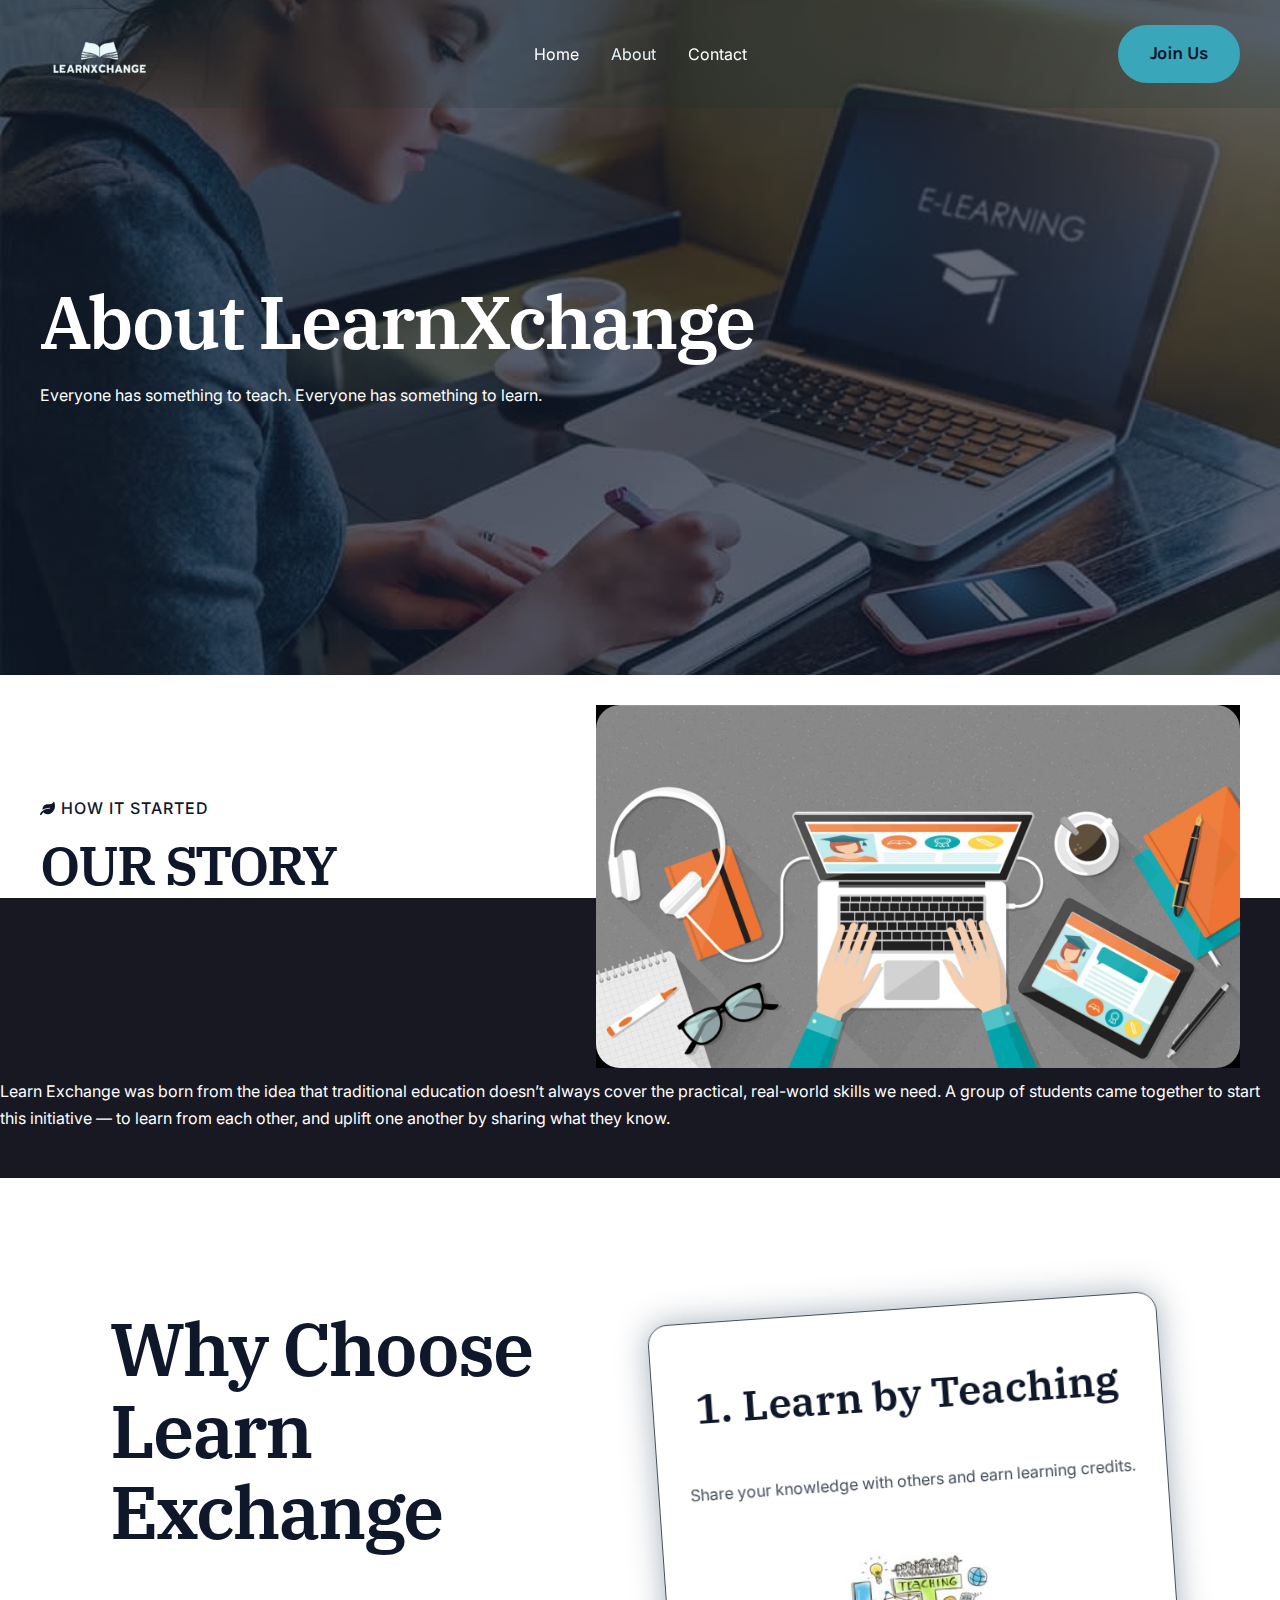
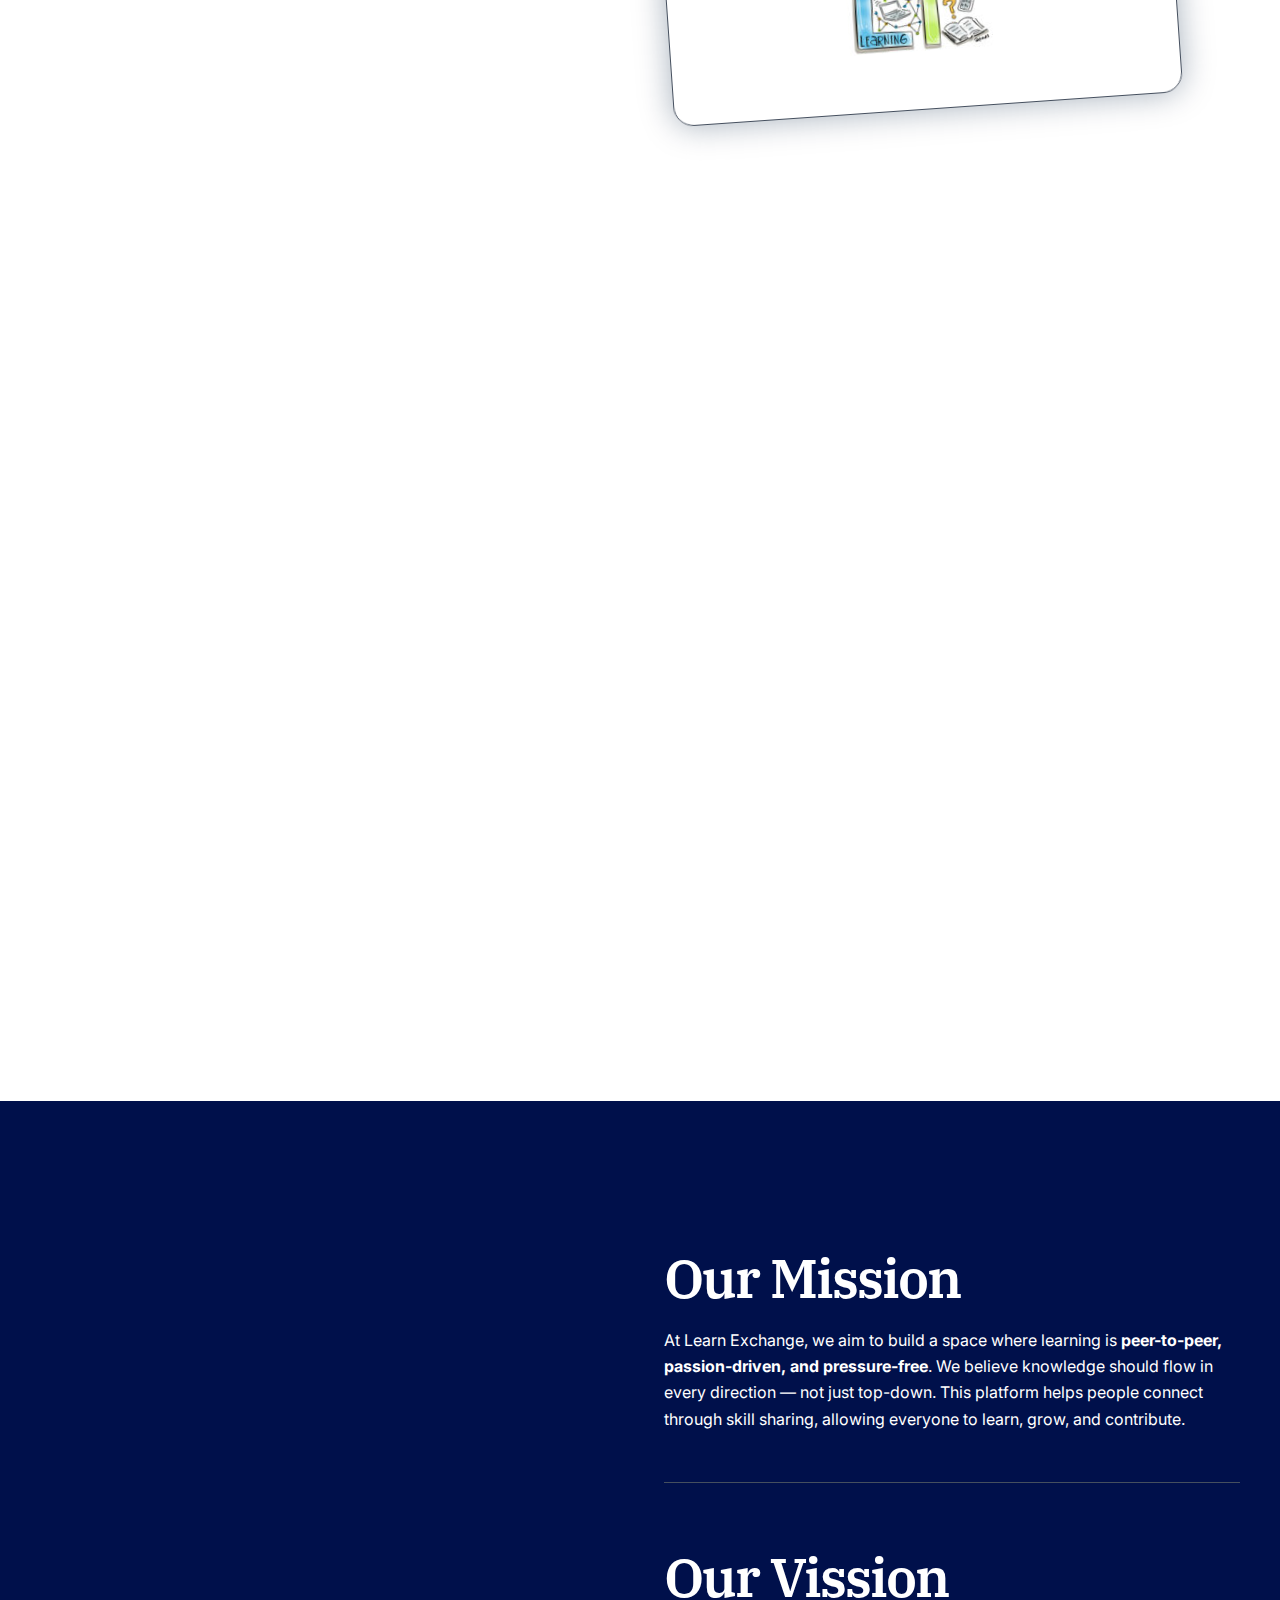
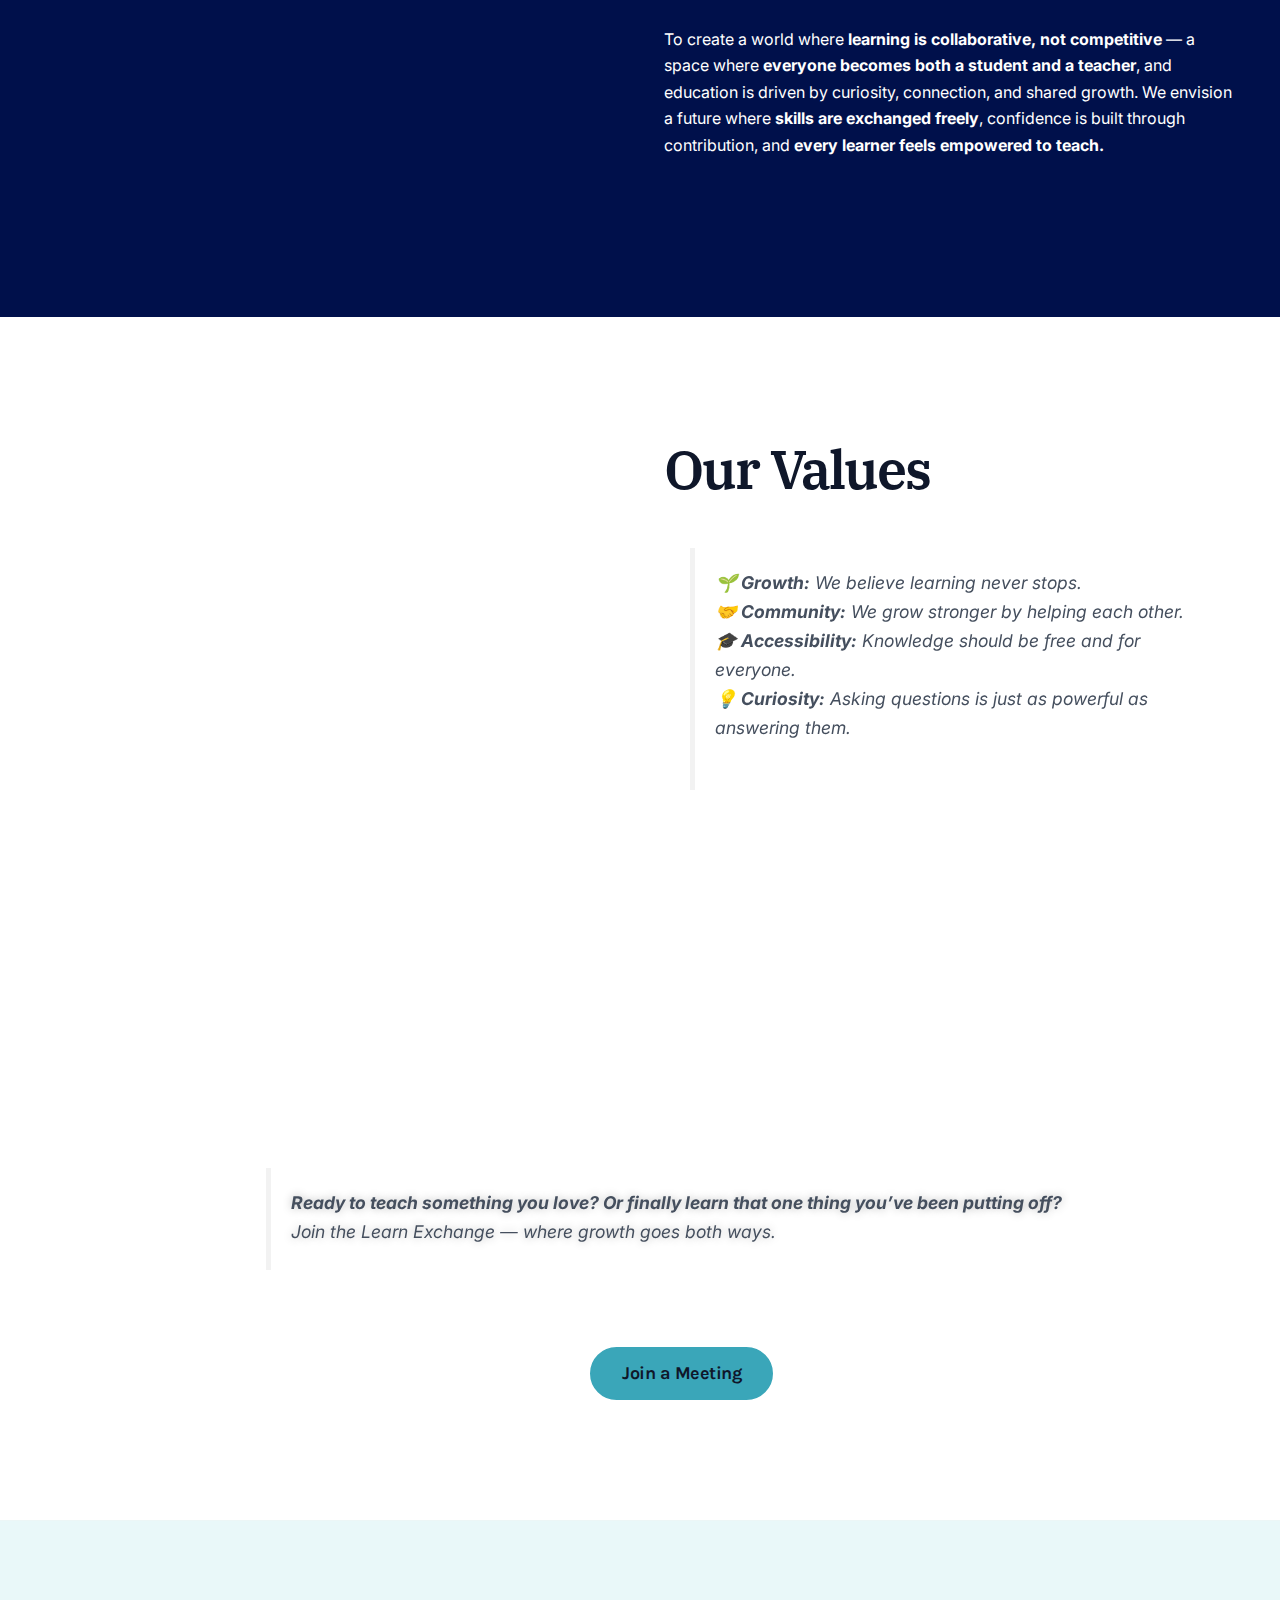
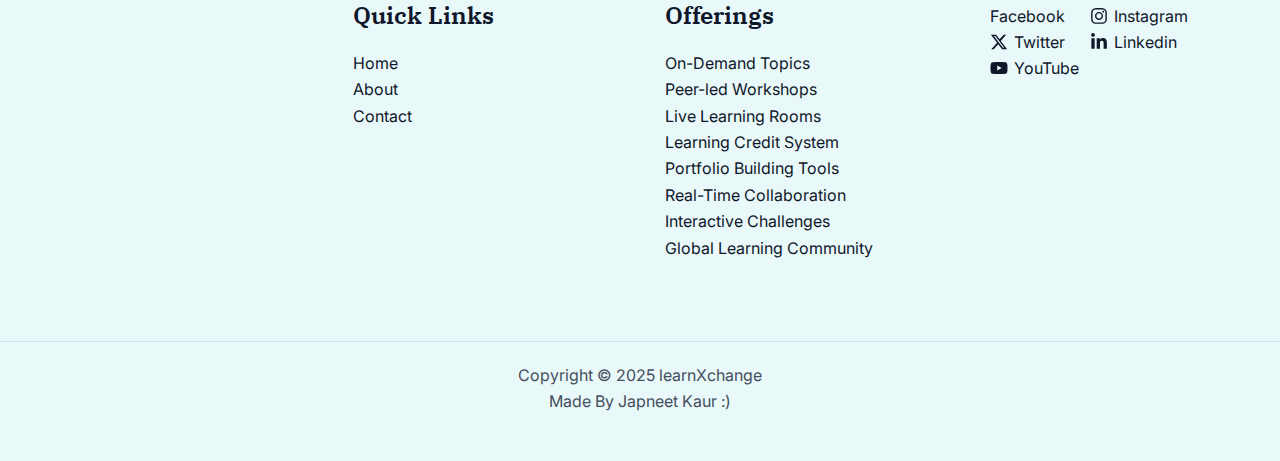
<file: about-2/index.html>
<!DOCTYPE html>
<html lang="en-US">
<head>
<meta charset="UTF-8">
<meta name="viewport" content="width=device-width, initial-scale=1">
	<link rel="profile" href="https://gmpg.org/xfn/11"> 
	<title>About &ndash; learnXchange</title>
<meta name="robots" content="max-image-preview:large">
	<style>img:is([sizes="auto" i], [sizes^="auto," i]) { contain-intrinsic-size: 3000px 1500px }</style>
	<link rel="dns-prefetch" href="//fonts.googleapis.com">
<link rel="alternate" type="application/rss+xml" title="learnXchange &raquo; Feed" href="/feed/">
<link rel="alternate" type="application/rss+xml" title="learnXchange &raquo; Comments Feed" href="/comments/feed/">
<script>
window._wpemojiSettings = {"baseUrl":"https:\/\/s.w.org\/images\/core\/emoji\/16.0.1\/72x72\/","ext":".png","svgUrl":"https:\/\/s.w.org\/images\/core\/emoji\/16.0.1\/svg\/","svgExt":".svg","source":{"concatemoji":"\/wp-includes\/js\/wp-emoji-release.min.js?ver=6.8.2"}};
/*! This file is auto-generated */
!function(s,n){var o,i,e;function c(e){try{var t={supportTests:e,timestamp:(new Date).valueOf()};sessionStorage.setItem(o,JSON.stringify(t))}catch(e){}}function p(e,t,n){e.clearRect(0,0,e.canvas.width,e.canvas.height),e.fillText(t,0,0);var t=new Uint32Array(e.getImageData(0,0,e.canvas.width,e.canvas.height).data),a=(e.clearRect(0,0,e.canvas.width,e.canvas.height),e.fillText(n,0,0),new Uint32Array(e.getImageData(0,0,e.canvas.width,e.canvas.height).data));return t.every(function(e,t){return e===a[t]})}function u(e,t){e.clearRect(0,0,e.canvas.width,e.canvas.height),e.fillText(t,0,0);for(var n=e.getImageData(16,16,1,1),a=0;a<n.data.length;a++)if(0!==n.data[a])return!1;return!0}function f(e,t,n,a){switch(t){case"flag":return n(e,"\ud83c\udff3\ufe0f\u200d\u26a7\ufe0f","\ud83c\udff3\ufe0f\u200b\u26a7\ufe0f")?!1:!n(e,"\ud83c\udde8\ud83c\uddf6","\ud83c\udde8\u200b\ud83c\uddf6")&&!n(e,"\ud83c\udff4\udb40\udc67\udb40\udc62\udb40\udc65\udb40\udc6e\udb40\udc67\udb40\udc7f","\ud83c\udff4\u200b\udb40\udc67\u200b\udb40\udc62\u200b\udb40\udc65\u200b\udb40\udc6e\u200b\udb40\udc67\u200b\udb40\udc7f");case"emoji":return!a(e,"\ud83e\udedf")}return!1}function g(e,t,n,a){var r="undefined"!=typeof WorkerGlobalScope&&self instanceof WorkerGlobalScope?new OffscreenCanvas(300,150):s.createElement("canvas"),o=r.getContext("2d",{willReadFrequently:!0}),i=(o.textBaseline="top",o.font="600 32px Arial",{});return e.forEach(function(e){i[e]=t(o,e,n,a)}),i}function t(e){var t=s.createElement("script");t.src=e,t.defer=!0,s.head.appendChild(t)}"undefined"!=typeof Promise&&(o="wpEmojiSettingsSupports",i=["flag","emoji"],n.supports={everything:!0,everythingExceptFlag:!0},e=new Promise(function(e){s.addEventListener("DOMContentLoaded",e,{once:!0})}),new Promise(function(t){var n=function(){try{var e=JSON.parse(sessionStorage.getItem(o));if("object"==typeof e&&"number"==typeof e.timestamp&&(new Date).valueOf()<e.timestamp+604800&&"object"==typeof e.supportTests)return e.supportTests}catch(e){}return null}();if(!n){if("undefined"!=typeof Worker&&"undefined"!=typeof OffscreenCanvas&&"undefined"!=typeof URL&&URL.createObjectURL&&"undefined"!=typeof Blob)try{var e="postMessage("+g.toString()+"("+[JSON.stringify(i),f.toString(),p.toString(),u.toString()].join(",")+"));",a=new Blob([e],{type:"text/javascript"}),r=new Worker(URL.createObjectURL(a),{name:"wpTestEmojiSupports"});return void(r.onmessage=function(e){c(n=e.data),r.terminate(),t(n)})}catch(e){}c(n=g(i,f,p,u))}t(n)}).then(function(e){for(var t in e)n.supports[t]=e[t],n.supports.everything=n.supports.everything&&n.supports[t],"flag"!==t&&(n.supports.everythingExceptFlag=n.supports.everythingExceptFlag&&n.supports[t]);n.supports.everythingExceptFlag=n.supports.everythingExceptFlag&&!n.supports.flag,n.DOMReady=!1,n.readyCallback=function(){n.DOMReady=!0}}).then(function(){return e}).then(function(){var e;n.supports.everything||(n.readyCallback(),(e=n.source||{}).concatemoji?t(e.concatemoji):e.wpemoji&&e.twemoji&&(t(e.twemoji),t(e.wpemoji)))}))}((window,document),window._wpemojiSettings);
</script>
<link rel="stylesheet" id="astra-theme-css-css" href="/wp-content/themes/astra/assets/css/minified/main.min.css?ver=4.11.5" media="all">
<style id="astra-theme-css-inline-css">
:root{--ast-post-nav-space:0;--ast-container-default-xlg-padding:2.5em;--ast-container-default-lg-padding:2.5em;--ast-container-default-slg-padding:2em;--ast-container-default-md-padding:2.5em;--ast-container-default-sm-padding:2.5em;--ast-container-default-xs-padding:2.4em;--ast-container-default-xxs-padding:1.8em;--ast-code-block-background:#ECEFF3;--ast-comment-inputs-background:#F9FAFB;--ast-normal-container-width:1200px;--ast-narrow-container-width:750px;--ast-blog-title-font-weight:600;--ast-blog-meta-weight:600;--ast-global-color-primary:var(--ast-global-color-5);--ast-global-color-secondary:var(--ast-global-color-4);--ast-global-color-alternate-background:var(--ast-global-color-7);--ast-global-color-subtle-background:var(--ast-global-color-6);--ast-bg-style-guide:#F8FAFC;--ast-shadow-style-guide:0px 0px 4px 0 #00000057;--ast-global-dark-bg-style:#fff;--ast-global-dark-lfs:#fbfbfb;--ast-widget-bg-color:#fafafa;--ast-wc-container-head-bg-color:#fbfbfb;--ast-title-layout-bg:#eeeeee;--ast-search-border-color:#e7e7e7;--ast-lifter-hover-bg:#e6e6e6;--ast-gallery-block-color:#000;--srfm-color-input-label:var(--ast-global-color-2);}html{font-size:100%;}a{color:var(--ast-global-color-0);}a:hover,a:focus{color:var(--ast-global-color-1);}body,button,input,select,textarea,.ast-button,.ast-custom-button{font-family:'Inter',sans-serif;font-weight:400;font-size:16px;font-size:1rem;line-height:var(--ast-body-line-height,1.65);}blockquote{color:var(--ast-global-color-3);}h1,.entry-content h1,h2,.entry-content h2,h3,.entry-content h3,h4,.entry-content h4,h5,.entry-content h5,h6,.entry-content h6,.site-title,.site-title a{font-family:'IBM Plex Serif',serif;font-weight:600;}.ast-site-identity .site-title a{color:var(--ast-global-color-2);}.site-title{font-size:26px;font-size:1.625rem;display:none;}header .custom-logo-link img{max-width:120px;width:120px;}.astra-logo-svg{width:120px;}.site-header .site-description{font-size:15px;font-size:0.9375rem;display:none;}.entry-title{font-size:20px;font-size:1.25rem;}.ast-blog-single-element.ast-taxonomy-container a{font-size:14px;font-size:0.875rem;}.ast-blog-meta-container{font-size:13px;font-size:0.8125rem;}.archive .ast-article-post .ast-article-inner,.blog .ast-article-post .ast-article-inner,.archive .ast-article-post .ast-article-inner:hover,.blog .ast-article-post .ast-article-inner:hover{border-top-left-radius:6px;border-top-right-radius:6px;border-bottom-right-radius:6px;border-bottom-left-radius:6px;overflow:hidden;}h1,.entry-content h1{font-size:74px;font-size:4.625rem;font-weight:600;font-family:'IBM Plex Serif',serif;line-height:1.1em;letter-spacing:-2px;}h2,.entry-content h2{font-size:54px;font-size:3.375rem;font-weight:600;font-family:'IBM Plex Serif',serif;line-height:1.2em;letter-spacing:-2px;}h3,.entry-content h3{font-size:42px;font-size:2.625rem;font-weight:600;font-family:'IBM Plex Serif',serif;line-height:1.3em;}h4,.entry-content h4{font-size:32px;font-size:2rem;line-height:1.2em;font-weight:600;font-family:'IBM Plex Serif',serif;}h5,.entry-content h5{font-size:24px;font-size:1.5rem;line-height:1.2em;font-weight:600;font-family:'IBM Plex Serif',serif;}h6,.entry-content h6{font-size:18px;font-size:1.125rem;line-height:1.25em;font-weight:600;font-family:'IBM Plex Serif',serif;}::selection{background-color:var(--ast-global-color-0);color:#000000;}body,h1,.entry-title a,.entry-content h1,h2,.entry-content h2,h3,.entry-content h3,h4,.entry-content h4,h5,.entry-content h5,h6,.entry-content h6{color:var(--ast-global-color-3);}.tagcloud a:hover,.tagcloud a:focus,.tagcloud a.current-item{color:#000000;border-color:var(--ast-global-color-0);background-color:var(--ast-global-color-0);}input:focus,input[type="text"]:focus,input[type="email"]:focus,input[type="url"]:focus,input[type="password"]:focus,input[type="reset"]:focus,input[type="search"]:focus,textarea:focus{border-color:var(--ast-global-color-0);}input[type="radio"]:checked,input[type=reset],input[type="checkbox"]:checked,input[type="checkbox"]:hover:checked,input[type="checkbox"]:focus:checked,input[type=range]::-webkit-slider-thumb{border-color:var(--ast-global-color-0);background-color:var(--ast-global-color-0);box-shadow:none;}.site-footer a:hover + .post-count,.site-footer a:focus + .post-count{background:var(--ast-global-color-0);border-color:var(--ast-global-color-0);}.single .nav-links .nav-previous,.single .nav-links .nav-next{color:var(--ast-global-color-0);}.entry-meta,.entry-meta *{line-height:1.45;color:var(--ast-global-color-0);font-weight:600;}.entry-meta a:not(.ast-button):hover,.entry-meta a:not(.ast-button):hover *,.entry-meta a:not(.ast-button):focus,.entry-meta a:not(.ast-button):focus *,.page-links > .page-link,.page-links .page-link:hover,.post-navigation a:hover{color:var(--ast-global-color-1);}#cat option,.secondary .calendar_wrap thead a,.secondary .calendar_wrap thead a:visited{color:var(--ast-global-color-0);}.secondary .calendar_wrap #today,.ast-progress-val span{background:var(--ast-global-color-0);}.secondary a:hover + .post-count,.secondary a:focus + .post-count{background:var(--ast-global-color-0);border-color:var(--ast-global-color-0);}.calendar_wrap #today > a{color:#000000;}.page-links .page-link,.single .post-navigation a{color:var(--ast-global-color-3);}.ast-search-menu-icon .search-form button.search-submit{padding:0 4px;}.ast-search-menu-icon form.search-form{padding-right:0;}.ast-search-menu-icon.slide-search input.search-field{width:0;}.ast-header-search .ast-search-menu-icon.ast-dropdown-active .search-form,.ast-header-search .ast-search-menu-icon.ast-dropdown-active .search-field:focus{transition:all 0.2s;}.search-form input.search-field:focus{outline:none;}.ast-search-menu-icon .search-form button.search-submit:focus,.ast-theme-transparent-header .ast-header-search .ast-dropdown-active .ast-icon,.ast-theme-transparent-header .ast-inline-search .search-field:focus .ast-icon{color:var(--ast-global-color-1);}.ast-header-search .slide-search .search-form{border:2px solid var(--ast-global-color-0);}.ast-header-search .slide-search .search-field{background-color:(--ast-global-dark-bg-style);}.ast-archive-title{color:var(--ast-global-color-2);}.widget-title{font-size:22px;font-size:1.375rem;color:var(--ast-global-color-2);}.ast-single-post .entry-content a,.ast-comment-content a:not(.ast-comment-edit-reply-wrap a){text-decoration:underline;}.ast-single-post .elementor-widget-button .elementor-button,.ast-single-post .entry-content .uagb-tab a,.ast-single-post .entry-content .uagb-ifb-cta a,.ast-single-post .entry-content .uabb-module-content a,.ast-single-post .entry-content .uagb-post-grid a,.ast-single-post .entry-content .uagb-timeline a,.ast-single-post .entry-content .uagb-toc__wrap a,.ast-single-post .entry-content .uagb-taxomony-box a,.ast-single-post .entry-content .woocommerce a,.entry-content .wp-block-latest-posts > li > a,.ast-single-post .entry-content .wp-block-file__button,a.ast-post-filter-single,.ast-single-post .ast-comment-content .comment-reply-link,.ast-single-post .ast-comment-content .comment-edit-link{text-decoration:none;}.ast-search-menu-icon.slide-search a:focus-visible:focus-visible,.astra-search-icon:focus-visible,#close:focus-visible,a:focus-visible,.ast-menu-toggle:focus-visible,.site .skip-link:focus-visible,.wp-block-loginout input:focus-visible,.wp-block-search.wp-block-search__button-inside .wp-block-search__inside-wrapper,.ast-header-navigation-arrow:focus-visible,.woocommerce .wc-proceed-to-checkout > .checkout-button:focus-visible,.woocommerce .woocommerce-MyAccount-navigation ul li a:focus-visible,.ast-orders-table__row .ast-orders-table__cell:focus-visible,.woocommerce .woocommerce-order-details .order-again > .button:focus-visible,.woocommerce .woocommerce-message a.button.wc-forward:focus-visible,.woocommerce #minus_qty:focus-visible,.woocommerce #plus_qty:focus-visible,a#ast-apply-coupon:focus-visible,.woocommerce .woocommerce-info a:focus-visible,.woocommerce .astra-shop-summary-wrap a:focus-visible,.woocommerce a.wc-forward:focus-visible,#ast-apply-coupon:focus-visible,.woocommerce-js .woocommerce-mini-cart-item a.remove:focus-visible,#close:focus-visible,.button.search-submit:focus-visible,#search_submit:focus,.normal-search:focus-visible,.ast-header-account-wrap:focus-visible,.woocommerce .ast-on-card-button.ast-quick-view-trigger:focus,.astra-cart-drawer-close:focus,.ast-single-variation:focus,.ast-woocommerce-product-gallery__image:focus,.ast-button:focus{outline-style:dotted;outline-color:inherit;outline-width:thin;}input:focus,input[type="text"]:focus,input[type="email"]:focus,input[type="url"]:focus,input[type="password"]:focus,input[type="reset"]:focus,input[type="search"]:focus,input[type="number"]:focus,textarea:focus,.wp-block-search__input:focus,[data-section="section-header-mobile-trigger"] .ast-button-wrap .ast-mobile-menu-trigger-minimal:focus,.ast-mobile-popup-drawer.active .menu-toggle-close:focus,.woocommerce-ordering select.orderby:focus,#ast-scroll-top:focus,#coupon_code:focus,.woocommerce-page #comment:focus,.woocommerce #reviews #respond input#submit:focus,.woocommerce a.add_to_cart_button:focus,.woocommerce .button.single_add_to_cart_button:focus,.woocommerce .woocommerce-cart-form button:focus,.woocommerce .woocommerce-cart-form__cart-item .quantity .qty:focus,.woocommerce .woocommerce-billing-fields .woocommerce-billing-fields__field-wrapper .woocommerce-input-wrapper > .input-text:focus,.woocommerce #order_comments:focus,.woocommerce #place_order:focus,.woocommerce .woocommerce-address-fields .woocommerce-address-fields__field-wrapper .woocommerce-input-wrapper > .input-text:focus,.woocommerce .woocommerce-MyAccount-content form button:focus,.woocommerce .woocommerce-MyAccount-content .woocommerce-EditAccountForm .woocommerce-form-row .woocommerce-Input.input-text:focus,.woocommerce .ast-woocommerce-container .woocommerce-pagination ul.page-numbers li a:focus,body #content .woocommerce form .form-row .select2-container--default .select2-selection--single:focus,#ast-coupon-code:focus,.woocommerce.woocommerce-js .quantity input[type=number]:focus,.woocommerce-js .woocommerce-mini-cart-item .quantity input[type=number]:focus,.woocommerce p#ast-coupon-trigger:focus{border-style:dotted;border-color:inherit;border-width:thin;}input{outline:none;}.ast-logo-title-inline .site-logo-img{padding-right:1em;}.site-logo-img img{ transition:all 0.2s linear;}.site-logo-img .transparent-custom-logo img,.ast-theme-transparent-header .site-logo-img img{filter:url(#ast-img-color-filter-2);}body .ast-oembed-container *{position:absolute;top:0;width:100%;height:100%;left:0;}body .wp-block-embed-pocket-casts .ast-oembed-container *{position:unset;}.ast-single-post-featured-section + article {margin-top: 2em;}.site-content .ast-single-post-featured-section img {width: 100%;overflow: hidden;object-fit: cover;}.ast-separate-container .site-content .ast-single-post-featured-section + article {margin-top: -80px;z-index: 9;position: relative;border-radius: 4px;}@media (min-width: 922px) {.ast-no-sidebar .site-content .ast-article-image-container--wide {margin-left: -120px;margin-right: -120px;max-width: unset;width: unset;}.ast-left-sidebar .site-content .ast-article-image-container--wide,.ast-right-sidebar .site-content .ast-article-image-container--wide {margin-left: -10px;margin-right: -10px;}.site-content .ast-article-image-container--full {margin-left: calc( -50vw + 50%);margin-right: calc( -50vw + 50%);max-width: 100vw;width: 100vw;}.ast-left-sidebar .site-content .ast-article-image-container--full,.ast-right-sidebar .site-content .ast-article-image-container--full {margin-left: -10px;margin-right: -10px;max-width: inherit;width: auto;}}.site > .ast-single-related-posts-container {margin-top: 0;}@media (min-width: 922px) {.ast-desktop .ast-container--narrow {max-width: var(--ast-narrow-container-width);margin: 0 auto;}}.ast-page-builder-template .hentry {margin: 0;}.ast-page-builder-template .site-content > .ast-container {max-width: 100%;padding: 0;}.ast-page-builder-template .site .site-content #primary {padding: 0;margin: 0;}.ast-page-builder-template .no-results {text-align: center;margin: 4em auto;}.ast-page-builder-template .ast-pagination {padding: 2em;}.ast-page-builder-template .entry-header.ast-no-title.ast-no-thumbnail {margin-top: 0;}.ast-page-builder-template .entry-header.ast-header-without-markup {margin-top: 0;margin-bottom: 0;}.ast-page-builder-template .entry-header.ast-no-title.ast-no-meta {margin-bottom: 0;}.ast-page-builder-template.single .post-navigation {padding-bottom: 2em;}.ast-page-builder-template.single-post .site-content > .ast-container {max-width: 100%;}.ast-page-builder-template .entry-header {margin-top: 2em;margin-left: auto;margin-right: auto;}.ast-page-builder-template .ast-archive-description {margin: 2em auto 0;padding-left: 20px;padding-right: 20px;}.ast-page-builder-template .ast-row {margin-left: 0;margin-right: 0;}.single.ast-page-builder-template .entry-header + .entry-content,.single.ast-page-builder-template .ast-single-entry-banner + .site-content article .entry-content {margin-bottom: 2em;}@media(min-width: 921px) {.ast-page-builder-template.archive.ast-right-sidebar .ast-row article,.ast-page-builder-template.archive.ast-left-sidebar .ast-row article {padding-left: 0;padding-right: 0;}}input[type="text"],input[type="number"],input[type="email"],input[type="url"],input[type="password"],input[type="search"],input[type=reset],input[type=tel],input[type=date],select,textarea{font-size:16px;font-style:normal;font-weight:400;line-height:24px;width:100%;padding:12px 16px;border-radius:4px;box-shadow:0px 1px 2px 0px rgba(0,0,0,0.05);color:var(--ast-form-input-text,#475569);}input[type="text"],input[type="number"],input[type="email"],input[type="url"],input[type="password"],input[type="search"],input[type=reset],input[type=tel],input[type=date],select{height:40px;}input[type="date"]{border-width:1px;border-style:solid;border-color:var(--ast-border-color);background:var( --ast-global-color-secondary,--ast-global-color-5 );}input[type="text"]:focus,input[type="number"]:focus,input[type="email"]:focus,input[type="url"]:focus,input[type="password"]:focus,input[type="search"]:focus,input[type=reset]:focus,input[type="tel"]:focus,input[type="date"]:focus,select:focus,textarea:focus{border-color:#046BD2;box-shadow:none;outline:none;color:var(--ast-form-input-focus-text,#475569);}label,legend{color:#111827;font-size:14px;font-style:normal;font-weight:500;line-height:20px;}select{padding:6px 10px;}fieldset{padding:30px;border-radius:4px;}button,.ast-button,.button,input[type="button"],input[type="reset"],input[type="submit"]{border-radius:4px;box-shadow:0px 1px 2px 0px rgba(0,0,0,0.05);}:root{--ast-comment-inputs-background:#FFF;}::placeholder{color:var(--ast-form-field-color,#9CA3AF);}::-ms-input-placeholder{color:var(--ast-form-field-color,#9CA3AF);}@media (max-width:921.9px){#ast-desktop-header{display:none;}}@media (min-width:922px){#ast-mobile-header{display:none;}}.wp-block-buttons.aligncenter{justify-content:center;}@media (max-width:921px){.ast-theme-transparent-header #primary,.ast-theme-transparent-header #secondary{padding:0;}}@media (max-width:921px){.ast-plain-container.ast-no-sidebar #primary{padding:0;}}.ast-plain-container.ast-no-sidebar #primary{margin-top:0;margin-bottom:0;}.wp-block-button.is-style-outline .wp-block-button__link{border-color:var(--ast-global-color-0);border-top-width:2px;border-right-width:2px;border-bottom-width:2px;border-left-width:2px;}div.wp-block-button.is-style-outline > .wp-block-button__link:not(.has-text-color),div.wp-block-button.wp-block-button__link.is-style-outline:not(.has-text-color){color:var(--ast-global-color-0);}.wp-block-button.is-style-outline .wp-block-button__link:hover,.wp-block-buttons .wp-block-button.is-style-outline .wp-block-button__link:focus,.wp-block-buttons .wp-block-button.is-style-outline > .wp-block-button__link:not(.has-text-color):hover,.wp-block-buttons .wp-block-button.wp-block-button__link.is-style-outline:not(.has-text-color):hover{color:var(--ast-global-color-2);background-color:var(--ast-global-color-1);border-color:var(--ast-global-color-1);}.post-page-numbers.current .page-link,.ast-pagination .page-numbers.current{color:#000000;border-color:var(--ast-global-color-0);background-color:var(--ast-global-color-0);}.wp-block-button.is-style-outline .wp-block-button__link{border-top-width:2px;border-right-width:2px;border-bottom-width:2px;border-left-width:2px;}.wp-block-buttons .wp-block-button.is-style-outline .wp-block-button__link.wp-element-button,.ast-outline-button,.wp-block-uagb-buttons-child .uagb-buttons-repeater.ast-outline-button{border-color:var(--ast-global-color-0);border-top-width:2px;border-right-width:2px;border-bottom-width:2px;border-left-width:2px;font-family:inherit;font-weight:500;font-size:16px;font-size:1rem;line-height:1em;padding-top:13px;padding-right:30px;padding-bottom:13px;padding-left:30px;}.wp-block-buttons .wp-block-button.is-style-outline > .wp-block-button__link:not(.has-text-color),.wp-block-buttons .wp-block-button.wp-block-button__link.is-style-outline:not(.has-text-color),.ast-outline-button{color:var(--ast-global-color-0);}.wp-block-button.is-style-outline .wp-block-button__link:hover,.wp-block-buttons .wp-block-button.is-style-outline .wp-block-button__link:focus,.wp-block-buttons .wp-block-button.is-style-outline > .wp-block-button__link:not(.has-text-color):hover,.wp-block-buttons .wp-block-button.wp-block-button__link.is-style-outline:not(.has-text-color):hover,.ast-outline-button:hover,.ast-outline-button:focus,.wp-block-uagb-buttons-child .uagb-buttons-repeater.ast-outline-button:hover,.wp-block-uagb-buttons-child .uagb-buttons-repeater.ast-outline-button:focus{color:var(--ast-global-color-2);background-color:var(--ast-global-color-1);border-color:var(--ast-global-color-1);}.ast-single-post .entry-content a.ast-outline-button,.ast-single-post .entry-content .is-style-outline>.wp-block-button__link{text-decoration:none;}.wp-block-button .wp-block-button__link.wp-element-button.is-style-outline:not(.has-background),.wp-block-button.is-style-outline>.wp-block-button__link.wp-element-button:not(.has-background),.ast-outline-button{background-color:transparent;}.uagb-buttons-repeater.ast-outline-button{border-radius:9999px;}@media (max-width:921px){.wp-block-buttons .wp-block-button.is-style-outline .wp-block-button__link.wp-element-button,.ast-outline-button,.wp-block-uagb-buttons-child .uagb-buttons-repeater.ast-outline-button{padding-top:12px;padding-right:28px;padding-bottom:12px;padding-left:28px;}}@media (max-width:544px){.wp-block-buttons .wp-block-button.is-style-outline .wp-block-button__link.wp-element-button,.ast-outline-button,.wp-block-uagb-buttons-child .uagb-buttons-repeater.ast-outline-button{padding-top:10px;padding-right:24px;padding-bottom:10px;padding-left:24px;}}.entry-content[data-ast-blocks-layout] > figure{margin-bottom:1em;}h1.widget-title{font-weight:600;}h2.widget-title{font-weight:600;}h3.widget-title{font-weight:600;}#page{display:flex;flex-direction:column;min-height:100vh;}.ast-404-layout-1 h1.page-title{color:var(--ast-global-color-2);}.single .post-navigation a{line-height:1em;height:inherit;}.error-404 .page-sub-title{font-size:1.5rem;font-weight:inherit;}.search .site-content .content-area .search-form{margin-bottom:0;}#page .site-content{flex-grow:1;}.widget{margin-bottom:1.25em;}#secondary li{line-height:1.5em;}#secondary .wp-block-group h2{margin-bottom:0.7em;}#secondary h2{font-size:1.7rem;}.ast-separate-container .ast-article-post,.ast-separate-container .ast-article-single,.ast-separate-container .comment-respond{padding:3em;}.ast-separate-container .ast-article-single .ast-article-single{padding:0;}.ast-article-single .wp-block-post-template-is-layout-grid{padding-left:0;}.ast-separate-container .comments-title,.ast-narrow-container .comments-title{padding:1.5em 2em;}.ast-page-builder-template .comment-form-textarea,.ast-comment-formwrap .ast-grid-common-col{padding:0;}.ast-comment-formwrap{padding:0;display:inline-flex;column-gap:20px;width:100%;margin-left:0;margin-right:0;}.comments-area textarea#comment:focus,.comments-area textarea#comment:active,.comments-area .ast-comment-formwrap input[type="text"]:focus,.comments-area .ast-comment-formwrap input[type="text"]:active {box-shadow:none;outline:none;}.archive.ast-page-builder-template .entry-header{margin-top:2em;}.ast-page-builder-template .ast-comment-formwrap{width:100%;}.entry-title{margin-bottom:0.6em;}.ast-archive-description p{font-size:inherit;font-weight:inherit;line-height:inherit;}.ast-separate-container .ast-comment-list li.depth-1,.hentry{margin-bottom:1.5em;}.site-content section.ast-archive-description{margin-bottom:2em;}@media (min-width:921px){.ast-left-sidebar.ast-page-builder-template #secondary,.archive.ast-right-sidebar.ast-page-builder-template .site-main{padding-left:20px;padding-right:20px;}}@media (max-width:544px){.ast-comment-formwrap.ast-row{column-gap:10px;display:inline-block;}#ast-commentform .ast-grid-common-col{position:relative;width:100%;}}@media (min-width:1201px){.ast-separate-container .ast-article-post,.ast-separate-container .ast-article-single,.ast-separate-container .ast-author-box,.ast-separate-container .ast-404-layout-1,.ast-separate-container .no-results{padding:3em;}}@media (max-width:921px){.ast-separate-container #primary,.ast-separate-container #secondary{padding:1.5em 0;}#primary,#secondary{padding:1.5em 0;margin:0;}.ast-left-sidebar #content > .ast-container{display:flex;flex-direction:column-reverse;width:100%;}}@media (min-width:922px){.ast-separate-container.ast-right-sidebar #primary,.ast-separate-container.ast-left-sidebar #primary{border:0;}.search-no-results.ast-separate-container #primary{margin-bottom:4em;}}.elementor-widget-button .elementor-button{border-style:solid;text-decoration:none;border-top-width:2px;border-right-width:2px;border-left-width:2px;border-bottom-width:2px;}.elementor-button.elementor-size-sm,.elementor-button.elementor-size-xs,.elementor-button.elementor-size-md,.elementor-button.elementor-size-lg,.elementor-button.elementor-size-xl,.elementor-button{border-top-left-radius:50px;border-top-right-radius:50px;border-bottom-right-radius:50px;border-bottom-left-radius:50px;padding-top:13px;padding-right:30px;padding-bottom:13px;padding-left:30px;}@media (max-width:921px){.elementor-widget-button .elementor-button.elementor-size-sm,.elementor-widget-button .elementor-button.elementor-size-xs,.elementor-widget-button .elementor-button.elementor-size-md,.elementor-widget-button .elementor-button.elementor-size-lg,.elementor-widget-button .elementor-button.elementor-size-xl,.elementor-widget-button .elementor-button{padding-top:14px;padding-right:28px;padding-bottom:14px;padding-left:28px;}}@media (max-width:544px){.elementor-widget-button .elementor-button.elementor-size-sm,.elementor-widget-button .elementor-button.elementor-size-xs,.elementor-widget-button .elementor-button.elementor-size-md,.elementor-widget-button .elementor-button.elementor-size-lg,.elementor-widget-button .elementor-button.elementor-size-xl,.elementor-widget-button .elementor-button{padding-top:12px;padding-right:24px;padding-bottom:12px;padding-left:24px;}}.elementor-widget-button .elementor-button{border-color:var(--ast-global-color-0);background-color:var(--ast-global-color-0);}.elementor-widget-button .elementor-button:hover,.elementor-widget-button .elementor-button:focus{color:var(--ast-global-color-2);background-color:var(--ast-global-color-1);border-color:var(--ast-global-color-1);}.wp-block-button .wp-block-button__link ,.elementor-widget-button .elementor-button,.elementor-widget-button .elementor-button:visited{color:var(--ast-global-color-2);}.elementor-widget-button .elementor-button{font-family:'Karla',sans-serif;font-weight:700;font-size:18px;font-size:1.125rem;line-height:1.3em;letter-spacing:-0.5px;}body .elementor-button.elementor-size-sm,body .elementor-button.elementor-size-xs,body .elementor-button.elementor-size-md,body .elementor-button.elementor-size-lg,body .elementor-button.elementor-size-xl,body .elementor-button{font-size:18px;font-size:1.125rem;}.wp-block-button .wp-block-button__link:hover,.wp-block-button .wp-block-button__link:focus{color:var(--ast-global-color-2);background-color:var(--ast-global-color-1);border-color:var(--ast-global-color-1);}.elementor-widget-heading h1.elementor-heading-title{line-height:1.1em;}.elementor-widget-heading h2.elementor-heading-title{line-height:1.2em;}.elementor-widget-heading h3.elementor-heading-title{line-height:1.3em;}.elementor-widget-heading h4.elementor-heading-title{line-height:1.2em;}.elementor-widget-heading h5.elementor-heading-title{line-height:1.2em;}.elementor-widget-heading h6.elementor-heading-title{line-height:1.25em;}.wp-block-button .wp-block-button__link,.wp-block-search .wp-block-search__button,body .wp-block-file .wp-block-file__button{border-style:solid;border-top-width:2px;border-right-width:2px;border-left-width:2px;border-bottom-width:2px;border-color:var(--ast-global-color-0);background-color:var(--ast-global-color-0);color:var(--ast-global-color-2);font-family:'Karla',sans-serif;font-weight:700;line-height:1.3em;letter-spacing:-0.5px;font-size:18px;font-size:1.125rem;border-top-left-radius:50px;border-top-right-radius:50px;border-bottom-right-radius:50px;border-bottom-left-radius:50px;padding-top:13px;padding-right:30px;padding-bottom:13px;padding-left:30px;}.ast-single-post .entry-content .wp-block-button .wp-block-button__link,.ast-single-post .entry-content .wp-block-search .wp-block-search__button,body .entry-content .wp-block-file .wp-block-file__button{text-decoration:none;}@media (max-width:921px){.wp-block-button .wp-block-button__link,.wp-block-search .wp-block-search__button,body .wp-block-file .wp-block-file__button{padding-top:14px;padding-right:28px;padding-bottom:14px;padding-left:28px;}}@media (max-width:544px){.wp-block-button .wp-block-button__link,.wp-block-search .wp-block-search__button,body .wp-block-file .wp-block-file__button{padding-top:12px;padding-right:24px;padding-bottom:12px;padding-left:24px;}}.menu-toggle,button,.ast-button,.ast-custom-button,.button,input#submit,input[type="button"],input[type="submit"],input[type="reset"],#comments .submit,.search .search-submit,form[CLASS*="wp-block-search__"].wp-block-search .wp-block-search__inside-wrapper .wp-block-search__button,body .wp-block-file .wp-block-file__button,.search .search-submit,.woocommerce-js a.button,.woocommerce button.button,.woocommerce .woocommerce-message a.button,.woocommerce #respond input#submit.alt,.woocommerce input.button.alt,.woocommerce input.button,.woocommerce input.button:disabled,.woocommerce input.button:disabled[disabled],.woocommerce input.button:disabled:hover,.woocommerce input.button:disabled[disabled]:hover,.woocommerce #respond input#submit,.woocommerce button.button.alt.disabled,.wc-block-grid__products .wc-block-grid__product .wp-block-button__link,.wc-block-grid__product-onsale,[CLASS*="wc-block"] button,.woocommerce-js .astra-cart-drawer .astra-cart-drawer-content .woocommerce-mini-cart__buttons .button:not(.checkout):not(.ast-continue-shopping),.woocommerce-js .astra-cart-drawer .astra-cart-drawer-content .woocommerce-mini-cart__buttons a.checkout,.woocommerce button.button.alt.disabled.wc-variation-selection-needed,[CLASS*="wc-block"] .wc-block-components-button{border-style:solid;border-top-width:2px;border-right-width:2px;border-left-width:2px;border-bottom-width:2px;color:var(--ast-global-color-2);border-color:var(--ast-global-color-0);background-color:var(--ast-global-color-0);padding-top:13px;padding-right:30px;padding-bottom:13px;padding-left:30px;font-family:'Karla',sans-serif;font-weight:700;font-size:18px;font-size:1.125rem;line-height:1.3em;letter-spacing:-0.5px;border-top-left-radius:50px;border-top-right-radius:50px;border-bottom-right-radius:50px;border-bottom-left-radius:50px;}button:focus,.menu-toggle:hover,button:hover,.ast-button:hover,.ast-custom-button:hover .button:hover,.ast-custom-button:hover ,input[type=reset]:hover,input[type=reset]:focus,input#submit:hover,input#submit:focus,input[type="button"]:hover,input[type="button"]:focus,input[type="submit"]:hover,input[type="submit"]:focus,form[CLASS*="wp-block-search__"].wp-block-search .wp-block-search__inside-wrapper .wp-block-search__button:hover,form[CLASS*="wp-block-search__"].wp-block-search .wp-block-search__inside-wrapper .wp-block-search__button:focus,body .wp-block-file .wp-block-file__button:hover,body .wp-block-file .wp-block-file__button:focus,.woocommerce-js a.button:hover,.woocommerce button.button:hover,.woocommerce .woocommerce-message a.button:hover,.woocommerce #respond input#submit:hover,.woocommerce #respond input#submit.alt:hover,.woocommerce input.button.alt:hover,.woocommerce input.button:hover,.woocommerce button.button.alt.disabled:hover,.wc-block-grid__products .wc-block-grid__product .wp-block-button__link:hover,[CLASS*="wc-block"] button:hover,.woocommerce-js .astra-cart-drawer .astra-cart-drawer-content .woocommerce-mini-cart__buttons .button:not(.checkout):not(.ast-continue-shopping):hover,.woocommerce-js .astra-cart-drawer .astra-cart-drawer-content .woocommerce-mini-cart__buttons a.checkout:hover,.woocommerce button.button.alt.disabled.wc-variation-selection-needed:hover,[CLASS*="wc-block"] .wc-block-components-button:hover,[CLASS*="wc-block"] .wc-block-components-button:focus{color:var(--ast-global-color-2);background-color:var(--ast-global-color-1);border-color:var(--ast-global-color-1);}form[CLASS*="wp-block-search__"].wp-block-search .wp-block-search__inside-wrapper .wp-block-search__button.has-icon{padding-top:calc(13px - 3px);padding-right:calc(30px - 3px);padding-bottom:calc(13px - 3px);padding-left:calc(30px - 3px);}@media (max-width:921px){.menu-toggle,button,.ast-button,.ast-custom-button,.button,input#submit,input[type="button"],input[type="submit"],input[type="reset"],#comments .submit,.search .search-submit,form[CLASS*="wp-block-search__"].wp-block-search .wp-block-search__inside-wrapper .wp-block-search__button,body .wp-block-file .wp-block-file__button,.search .search-submit,.woocommerce-js a.button,.woocommerce button.button,.woocommerce .woocommerce-message a.button,.woocommerce #respond input#submit.alt,.woocommerce input.button.alt,.woocommerce input.button,.woocommerce input.button:disabled,.woocommerce input.button:disabled[disabled],.woocommerce input.button:disabled:hover,.woocommerce input.button:disabled[disabled]:hover,.woocommerce #respond input#submit,.woocommerce button.button.alt.disabled,.wc-block-grid__products .wc-block-grid__product .wp-block-button__link,.wc-block-grid__product-onsale,[CLASS*="wc-block"] button,.woocommerce-js .astra-cart-drawer .astra-cart-drawer-content .woocommerce-mini-cart__buttons .button:not(.checkout):not(.ast-continue-shopping),.woocommerce-js .astra-cart-drawer .astra-cart-drawer-content .woocommerce-mini-cart__buttons a.checkout,.woocommerce button.button.alt.disabled.wc-variation-selection-needed,[CLASS*="wc-block"] .wc-block-components-button{padding-top:14px;padding-right:28px;padding-bottom:14px;padding-left:28px;}}@media (max-width:544px){.menu-toggle,button,.ast-button,.ast-custom-button,.button,input#submit,input[type="button"],input[type="submit"],input[type="reset"],#comments .submit,.search .search-submit,form[CLASS*="wp-block-search__"].wp-block-search .wp-block-search__inside-wrapper .wp-block-search__button,body .wp-block-file .wp-block-file__button,.search .search-submit,.woocommerce-js a.button,.woocommerce button.button,.woocommerce .woocommerce-message a.button,.woocommerce #respond input#submit.alt,.woocommerce input.button.alt,.woocommerce input.button,.woocommerce input.button:disabled,.woocommerce input.button:disabled[disabled],.woocommerce input.button:disabled:hover,.woocommerce input.button:disabled[disabled]:hover,.woocommerce #respond input#submit,.woocommerce button.button.alt.disabled,.wc-block-grid__products .wc-block-grid__product .wp-block-button__link,.wc-block-grid__product-onsale,[CLASS*="wc-block"] button,.woocommerce-js .astra-cart-drawer .astra-cart-drawer-content .woocommerce-mini-cart__buttons .button:not(.checkout):not(.ast-continue-shopping),.woocommerce-js .astra-cart-drawer .astra-cart-drawer-content .woocommerce-mini-cart__buttons a.checkout,.woocommerce button.button.alt.disabled.wc-variation-selection-needed,[CLASS*="wc-block"] .wc-block-components-button{padding-top:12px;padding-right:24px;padding-bottom:12px;padding-left:24px;}}@media (max-width:921px){.ast-mobile-header-stack .main-header-bar .ast-search-menu-icon{display:inline-block;}.ast-header-break-point.ast-header-custom-item-outside .ast-mobile-header-stack .main-header-bar .ast-search-icon{margin:0;}.ast-comment-avatar-wrap img{max-width:2.5em;}.ast-comment-meta{padding:0 1.8888em 1.3333em;}}@media (min-width:544px){.ast-container{max-width:100%;}}@media (max-width:544px){.ast-separate-container .ast-article-post,.ast-separate-container .ast-article-single,.ast-separate-container .comments-title,.ast-separate-container .ast-archive-description{padding:1.5em 1em;}.ast-separate-container #content .ast-container{padding-left:0.54em;padding-right:0.54em;}.ast-separate-container .ast-comment-list .bypostauthor{padding:.5em;}.ast-search-menu-icon.ast-dropdown-active .search-field{width:170px;}} #ast-mobile-header .ast-site-header-cart-li a{pointer-events:none;}.ast-separate-container{background-color:var(--ast-global-color-4);background-image:none;}@media (max-width:921px){.site-title{display:none;}.site-header .site-description{display:none;}h1,.entry-content h1{font-size:48px;font-size:3rem;}h2,.entry-content h2{font-size:32px;font-size:2rem;}h3,.entry-content h3{font-size:26px;font-size:1.625rem;}h4,.entry-content h4{font-size:22px;font-size:1.375rem;}h5,.entry-content h5{font-size:20px;font-size:1.25rem;}h6,.entry-content h6{font-size:16px;font-size:1rem;}}@media (max-width:544px){.site-title{display:none;}.site-header .site-description{display:none;}h1,.entry-content h1{font-size:36px;font-size:2.25rem;}h2,.entry-content h2{font-size:28px;font-size:1.75rem;}h3,.entry-content h3{font-size:22px;font-size:1.375rem;}h4,.entry-content h4{font-size:20px;font-size:1.25rem;}h5,.entry-content h5{font-size:18px;font-size:1.125rem;}h6,.entry-content h6{font-size:16px;font-size:1rem;}header .custom-logo-link img,.ast-header-break-point .site-branding img,.ast-header-break-point .custom-logo-link img{max-width:120px;width:120px;}.astra-logo-svg{width:120px;}.ast-header-break-point .site-logo-img .custom-mobile-logo-link img{max-width:120px;}}@media (max-width:921px){html{font-size:91.2%;}}@media (max-width:544px){html{font-size:91.2%;}}@media (min-width:922px){.ast-container{max-width:1240px;}}@media (min-width:922px){.site-content .ast-container{display:flex;}}@media (max-width:921px){.site-content .ast-container{flex-direction:column;}}.entry-content h1,.entry-content h2,.entry-content h3,.entry-content h4,.entry-content h5,.entry-content h6{clear:none;}@media (min-width:922px){.main-header-menu .sub-menu .menu-item.ast-left-align-sub-menu:hover > .sub-menu,.main-header-menu .sub-menu .menu-item.ast-left-align-sub-menu.focus > .sub-menu{margin-left:-0px;}}.ast-theme-transparent-header [CLASS*="ast-header-button-"] .ast-custom-button{color:var(--ast-global-color-2);background:var(--ast-global-color-0);}.ast-theme-transparent-header [CLASS*="ast-header-button-"] .ast-custom-button:hover{color:var(--ast-global-color-2);background:var(--ast-global-color-1);}.ast-theme-transparent-header [data-section="section-header-mobile-trigger"] .ast-button-wrap .ast-mobile-menu-trigger-outline{background:transparent;}.entry-content li > p{margin-bottom:0;}.site .comments-area{padding-bottom:2em;margin-top:2em;}.wp-block-file {display: flex;align-items: center;flex-wrap: wrap;justify-content: space-between;}.wp-block-pullquote {border: none;}.wp-block-pullquote blockquote::before {content: "\201D";font-family: "Helvetica",sans-serif;display: flex;transform: rotate( 180deg );font-size: 6rem;font-style: normal;line-height: 1;font-weight: bold;align-items: center;justify-content: center;}.has-text-align-right > blockquote::before {justify-content: flex-start;}.has-text-align-left > blockquote::before {justify-content: flex-end;}figure.wp-block-pullquote.is-style-solid-color blockquote {max-width: 100%;text-align: inherit;}:root {--wp--custom--ast-default-block-top-padding: 3em;--wp--custom--ast-default-block-right-padding: 3em;--wp--custom--ast-default-block-bottom-padding: 3em;--wp--custom--ast-default-block-left-padding: 3em;--wp--custom--ast-container-width: 1200px;--wp--custom--ast-content-width-size: 1200px;--wp--custom--ast-wide-width-size: calc(1200px + var(--wp--custom--ast-default-block-left-padding) + var(--wp--custom--ast-default-block-right-padding));}.ast-narrow-container {--wp--custom--ast-content-width-size: 750px;--wp--custom--ast-wide-width-size: 750px;}@media(max-width: 921px) {:root {--wp--custom--ast-default-block-top-padding: 3em;--wp--custom--ast-default-block-right-padding: 2em;--wp--custom--ast-default-block-bottom-padding: 3em;--wp--custom--ast-default-block-left-padding: 2em;}}@media(max-width: 544px) {:root {--wp--custom--ast-default-block-top-padding: 3em;--wp--custom--ast-default-block-right-padding: 1.5em;--wp--custom--ast-default-block-bottom-padding: 3em;--wp--custom--ast-default-block-left-padding: 1.5em;}}.entry-content > .wp-block-group,.entry-content > .wp-block-cover,.entry-content > .wp-block-columns {padding-top: var(--wp--custom--ast-default-block-top-padding);padding-right: var(--wp--custom--ast-default-block-right-padding);padding-bottom: var(--wp--custom--ast-default-block-bottom-padding);padding-left: var(--wp--custom--ast-default-block-left-padding);}.ast-plain-container.ast-no-sidebar .entry-content > .alignfull,.ast-page-builder-template .ast-no-sidebar .entry-content > .alignfull {margin-left: calc( -50vw + 50%);margin-right: calc( -50vw + 50%);max-width: 100vw;width: 100vw;}.ast-plain-container.ast-no-sidebar .entry-content .alignfull .alignfull,.ast-page-builder-template.ast-no-sidebar .entry-content .alignfull .alignfull,.ast-plain-container.ast-no-sidebar .entry-content .alignfull .alignwide,.ast-page-builder-template.ast-no-sidebar .entry-content .alignfull .alignwide,.ast-plain-container.ast-no-sidebar .entry-content .alignwide .alignfull,.ast-page-builder-template.ast-no-sidebar .entry-content .alignwide .alignfull,.ast-plain-container.ast-no-sidebar .entry-content .alignwide .alignwide,.ast-page-builder-template.ast-no-sidebar .entry-content .alignwide .alignwide,.ast-plain-container.ast-no-sidebar .entry-content .wp-block-column .alignfull,.ast-page-builder-template.ast-no-sidebar .entry-content .wp-block-column .alignfull,.ast-plain-container.ast-no-sidebar .entry-content .wp-block-column .alignwide,.ast-page-builder-template.ast-no-sidebar .entry-content .wp-block-column .alignwide {margin-left: auto;margin-right: auto;width: 100%;}[data-ast-blocks-layout] .wp-block-separator:not(.is-style-dots) {height: 0;}[data-ast-blocks-layout] .wp-block-separator {margin: 20px auto;}[data-ast-blocks-layout] .wp-block-separator:not(.is-style-wide):not(.is-style-dots) {max-width: 100px;}[data-ast-blocks-layout] .wp-block-separator.has-background {padding: 0;}.entry-content[data-ast-blocks-layout] > * {max-width: var(--wp--custom--ast-content-width-size);margin-left: auto;margin-right: auto;}.entry-content[data-ast-blocks-layout] > .alignwide {max-width: var(--wp--custom--ast-wide-width-size);}.entry-content[data-ast-blocks-layout] .alignfull {max-width: none;}.entry-content .wp-block-columns {margin-bottom: 0;}blockquote {margin: 1.5em;border-color: rgba(0,0,0,0.05);}.wp-block-quote:not(.has-text-align-right):not(.has-text-align-center) {border-left: 5px solid rgba(0,0,0,0.05);}.has-text-align-right > blockquote,blockquote.has-text-align-right {border-right: 5px solid rgba(0,0,0,0.05);}.has-text-align-left > blockquote,blockquote.has-text-align-left {border-left: 5px solid rgba(0,0,0,0.05);}.wp-block-site-tagline,.wp-block-latest-posts .read-more {margin-top: 15px;}.wp-block-loginout p label {display: block;}.wp-block-loginout p:not(.login-remember):not(.login-submit) input {width: 100%;}.wp-block-loginout input:focus {border-color: transparent;}.wp-block-loginout input:focus {outline: thin dotted;}.entry-content .wp-block-media-text .wp-block-media-text__content {padding: 0 0 0 8%;}.entry-content .wp-block-media-text.has-media-on-the-right .wp-block-media-text__content {padding: 0 8% 0 0;}.entry-content .wp-block-media-text.has-background .wp-block-media-text__content {padding: 8%;}.entry-content .wp-block-cover:not([class*="background-color"]):not(.has-text-color.has-link-color) .wp-block-cover__inner-container,.entry-content .wp-block-cover:not([class*="background-color"]) .wp-block-cover-image-text,.entry-content .wp-block-cover:not([class*="background-color"]) .wp-block-cover-text,.entry-content .wp-block-cover-image:not([class*="background-color"]) .wp-block-cover__inner-container,.entry-content .wp-block-cover-image:not([class*="background-color"]) .wp-block-cover-image-text,.entry-content .wp-block-cover-image:not([class*="background-color"]) .wp-block-cover-text {color: var(--ast-global-color-primary,var(--ast-global-color-5));}.wp-block-loginout .login-remember input {width: 1.1rem;height: 1.1rem;margin: 0 5px 4px 0;vertical-align: middle;}.wp-block-latest-posts > li > *:first-child,.wp-block-latest-posts:not(.is-grid) > li:first-child {margin-top: 0;}.entry-content > .wp-block-buttons,.entry-content > .wp-block-uagb-buttons {margin-bottom: 1.5em;}.wp-block-search__inside-wrapper .wp-block-search__input {padding: 0 10px;color: var(--ast-global-color-3);background: var(--ast-global-color-primary,var(--ast-global-color-5));border-color: var(--ast-border-color);}.wp-block-latest-posts .read-more {margin-bottom: 1.5em;}.wp-block-search__no-button .wp-block-search__inside-wrapper .wp-block-search__input {padding-top: 5px;padding-bottom: 5px;}.wp-block-latest-posts .wp-block-latest-posts__post-date,.wp-block-latest-posts .wp-block-latest-posts__post-author {font-size: 1rem;}.wp-block-latest-posts > li > *,.wp-block-latest-posts:not(.is-grid) > li {margin-top: 12px;margin-bottom: 12px;}.ast-page-builder-template .entry-content[data-ast-blocks-layout] > *,.ast-page-builder-template .entry-content[data-ast-blocks-layout] > .alignfull:not(.wp-block-group):not(.uagb-is-root-container) > * {max-width: none;}.ast-page-builder-template .entry-content[data-ast-blocks-layout] > .alignwide:not(.uagb-is-root-container) > * {max-width: var(--wp--custom--ast-wide-width-size);}.ast-page-builder-template .entry-content[data-ast-blocks-layout] > .inherit-container-width > *,.ast-page-builder-template .entry-content[data-ast-blocks-layout] > *:not(.wp-block-group):not(.uagb-is-root-container) > *,.entry-content[data-ast-blocks-layout] > .wp-block-cover .wp-block-cover__inner-container {max-width: none ;margin-left: auto;margin-right: auto;}.entry-content[data-ast-blocks-layout] .wp-block-cover:not(.alignleft):not(.alignright) {width: auto;}@media(max-width: 1200px) {.ast-separate-container .entry-content > .alignfull,.ast-separate-container .entry-content[data-ast-blocks-layout] > .alignwide,.ast-plain-container .entry-content[data-ast-blocks-layout] > .alignwide,.ast-plain-container .entry-content .alignfull {margin-left: calc(-1 * min(var(--ast-container-default-xlg-padding),20px)) ;margin-right: calc(-1 * min(var(--ast-container-default-xlg-padding),20px));}}@media(min-width: 1201px) {.ast-separate-container .entry-content > .alignfull {margin-left: calc(-1 * var(--ast-container-default-xlg-padding) );margin-right: calc(-1 * var(--ast-container-default-xlg-padding) );}.ast-separate-container .entry-content[data-ast-blocks-layout] > .alignwide,.ast-plain-container .entry-content[data-ast-blocks-layout] > .alignwide {margin-left: auto;margin-right: auto;}}@media(min-width: 921px) {.ast-separate-container .entry-content .wp-block-group.alignwide:not(.inherit-container-width) > :where(:not(.alignleft):not(.alignright)),.ast-plain-container .entry-content .wp-block-group.alignwide:not(.inherit-container-width) > :where(:not(.alignleft):not(.alignright)) {max-width: calc( var(--wp--custom--ast-content-width-size) + 80px );}.ast-plain-container.ast-right-sidebar .entry-content[data-ast-blocks-layout] .alignfull,.ast-plain-container.ast-left-sidebar .entry-content[data-ast-blocks-layout] .alignfull {margin-left: -60px;margin-right: -60px;}}@media(min-width: 544px) {.entry-content > .alignleft {margin-right: 20px;}.entry-content > .alignright {margin-left: 20px;}}@media (max-width:544px){.wp-block-columns .wp-block-column:not(:last-child){margin-bottom:20px;}.wp-block-latest-posts{margin:0;}}@media( max-width: 600px ) {.entry-content .wp-block-media-text .wp-block-media-text__content,.entry-content .wp-block-media-text.has-media-on-the-right .wp-block-media-text__content {padding: 8% 0 0;}.entry-content .wp-block-media-text.has-background .wp-block-media-text__content {padding: 8%;}}.ast-page-builder-template .entry-header {padding-left: 0;}.ast-narrow-container .site-content .wp-block-uagb-image--align-full .wp-block-uagb-image__figure {max-width: 100%;margin-left: auto;margin-right: auto;}.entry-content ul,.entry-content ol {padding: revert;margin: revert;padding-left: 20px;}:root .has-ast-global-color-0-color{color:var(--ast-global-color-0);}:root .has-ast-global-color-0-background-color{background-color:var(--ast-global-color-0);}:root .wp-block-button .has-ast-global-color-0-color{color:var(--ast-global-color-0);}:root .wp-block-button .has-ast-global-color-0-background-color{background-color:var(--ast-global-color-0);}:root .has-ast-global-color-1-color{color:var(--ast-global-color-1);}:root .has-ast-global-color-1-background-color{background-color:var(--ast-global-color-1);}:root .wp-block-button .has-ast-global-color-1-color{color:var(--ast-global-color-1);}:root .wp-block-button .has-ast-global-color-1-background-color{background-color:var(--ast-global-color-1);}:root .has-ast-global-color-2-color{color:var(--ast-global-color-2);}:root .has-ast-global-color-2-background-color{background-color:var(--ast-global-color-2);}:root .wp-block-button .has-ast-global-color-2-color{color:var(--ast-global-color-2);}:root .wp-block-button .has-ast-global-color-2-background-color{background-color:var(--ast-global-color-2);}:root .has-ast-global-color-3-color{color:var(--ast-global-color-3);}:root .has-ast-global-color-3-background-color{background-color:var(--ast-global-color-3);}:root .wp-block-button .has-ast-global-color-3-color{color:var(--ast-global-color-3);}:root .wp-block-button .has-ast-global-color-3-background-color{background-color:var(--ast-global-color-3);}:root .has-ast-global-color-4-color{color:var(--ast-global-color-4);}:root .has-ast-global-color-4-background-color{background-color:var(--ast-global-color-4);}:root .wp-block-button .has-ast-global-color-4-color{color:var(--ast-global-color-4);}:root .wp-block-button .has-ast-global-color-4-background-color{background-color:var(--ast-global-color-4);}:root .has-ast-global-color-5-color{color:var(--ast-global-color-5);}:root .has-ast-global-color-5-background-color{background-color:var(--ast-global-color-5);}:root .wp-block-button .has-ast-global-color-5-color{color:var(--ast-global-color-5);}:root .wp-block-button .has-ast-global-color-5-background-color{background-color:var(--ast-global-color-5);}:root .has-ast-global-color-6-color{color:var(--ast-global-color-6);}:root .has-ast-global-color-6-background-color{background-color:var(--ast-global-color-6);}:root .wp-block-button .has-ast-global-color-6-color{color:var(--ast-global-color-6);}:root .wp-block-button .has-ast-global-color-6-background-color{background-color:var(--ast-global-color-6);}:root .has-ast-global-color-7-color{color:var(--ast-global-color-7);}:root .has-ast-global-color-7-background-color{background-color:var(--ast-global-color-7);}:root .wp-block-button .has-ast-global-color-7-color{color:var(--ast-global-color-7);}:root .wp-block-button .has-ast-global-color-7-background-color{background-color:var(--ast-global-color-7);}:root .has-ast-global-color-8-color{color:var(--ast-global-color-8);}:root .has-ast-global-color-8-background-color{background-color:var(--ast-global-color-8);}:root .wp-block-button .has-ast-global-color-8-color{color:var(--ast-global-color-8);}:root .wp-block-button .has-ast-global-color-8-background-color{background-color:var(--ast-global-color-8);}:root{--ast-global-color-0:#3AA6B9;--ast-global-color-1:#2997AA;--ast-global-color-2:#0F172A;--ast-global-color-3:#454F5E;--ast-global-color-4:#E9F8F9;--ast-global-color-5:#FFFFFF;--ast-global-color-6:#CAE6E8;--ast-global-color-7:#181823;--ast-global-color-8:#222222;}:root {--ast-border-color : var(--ast-global-color-6);}.ast-single-entry-banner {-js-display: flex;display: flex;flex-direction: column;justify-content: center;text-align: center;position: relative;background: var(--ast-title-layout-bg);}.ast-single-entry-banner[data-banner-layout="layout-1"] {max-width: 1200px;background: inherit;padding: 20px 0;}.ast-single-entry-banner[data-banner-width-type="custom"] {margin: 0 auto;width: 100%;}.ast-single-entry-banner + .site-content .entry-header {margin-bottom: 0;}.site .ast-author-avatar {--ast-author-avatar-size: ;}a.ast-underline-text {text-decoration: underline;}.ast-container > .ast-terms-link {position: relative;display: block;}a.ast-button.ast-badge-tax {padding: 4px 8px;border-radius: 3px;font-size: inherit;}header.entry-header .entry-title{font-weight:600;font-size:32px;font-size:2rem;}header.entry-header > *:not(:last-child){margin-bottom:10px;}header.entry-header .post-thumb-img-content{text-align:center;}header.entry-header .post-thumb img,.ast-single-post-featured-section.post-thumb img{aspect-ratio:16/9;width:100%;height:100%;}.ast-archive-entry-banner {-js-display: flex;display: flex;flex-direction: column;justify-content: center;text-align: center;position: relative;background: var(--ast-title-layout-bg);}.ast-archive-entry-banner[data-banner-width-type="custom"] {margin: 0 auto;width: 100%;}.ast-archive-entry-banner[data-banner-layout="layout-1"] {background: inherit;padding: 20px 0;text-align: left;}body.archive .ast-archive-description{max-width:1200px;width:100%;text-align:left;padding-top:3em;padding-right:3em;padding-bottom:3em;padding-left:3em;}body.archive .ast-archive-description .ast-archive-title,body.archive .ast-archive-description .ast-archive-title *{font-weight:600;font-size:32px;font-size:2rem;}body.archive .ast-archive-description > *:not(:last-child){margin-bottom:10px;}@media (max-width:921px){body.archive .ast-archive-description{text-align:left;}}@media (max-width:544px){body.archive .ast-archive-description{text-align:left;}}.ast-theme-transparent-header #masthead .site-logo-img .transparent-custom-logo .astra-logo-svg{width:120px;height:30px;}.ast-theme-transparent-header #masthead .site-logo-img .transparent-custom-logo img{ max-width:120px; width:120px;}@media (max-width:921px){.ast-theme-transparent-header #masthead .site-logo-img .transparent-custom-logo .astra-logo-svg{width:120px;}.ast-theme-transparent-header #masthead .site-logo-img .transparent-custom-logo img{ max-width:120px; width:120px;}}@media (max-width:543px){.ast-theme-transparent-header #masthead .site-logo-img .transparent-custom-logo .astra-logo-svg{width:100px;}.ast-theme-transparent-header #masthead .site-logo-img .transparent-custom-logo img{ max-width:100px; width:100px;}}@media (min-width:921px){.ast-theme-transparent-header #masthead{position:absolute;left:0;right:0;}.ast-theme-transparent-header .main-header-bar,.ast-theme-transparent-header.ast-header-break-point .main-header-bar{background:none;}body.elementor-editor-active.ast-theme-transparent-header #masthead,.fl-builder-edit .ast-theme-transparent-header #masthead,body.vc_editor.ast-theme-transparent-header #masthead,body.brz-ed.ast-theme-transparent-header #masthead{z-index:0;}.ast-header-break-point.ast-replace-site-logo-transparent.ast-theme-transparent-header .custom-mobile-logo-link{display:none;}.ast-header-break-point.ast-replace-site-logo-transparent.ast-theme-transparent-header .transparent-custom-logo{display:inline-block;}.ast-theme-transparent-header .ast-above-header,.ast-theme-transparent-header .ast-above-header.ast-above-header-bar{background-image:none;background-color:transparent;}.ast-theme-transparent-header .ast-below-header,.ast-theme-transparent-header .ast-below-header.ast-below-header-bar{background-image:none;background-color:transparent;}}.ast-theme-transparent-header .main-header-bar,.ast-theme-transparent-header.ast-header-break-point .main-header-bar-wrap .main-header-menu,.ast-theme-transparent-header.ast-header-break-point .main-header-bar-wrap .main-header-bar,.ast-theme-transparent-header.ast-header-break-point .ast-mobile-header-wrap .main-header-bar{background-color:rgba(24,48,48,0.18);}.ast-theme-transparent-header .main-header-bar .ast-search-menu-icon form{background-color:rgba(24,48,48,0.18);}.ast-theme-transparent-header .ast-builder-menu .main-header-menu,.ast-theme-transparent-header .ast-builder-menu .main-header-menu .menu-link,.ast-theme-transparent-header [CLASS*="ast-builder-menu-"] .main-header-menu .menu-item > .menu-link,.ast-theme-transparent-header .ast-masthead-custom-menu-items,.ast-theme-transparent-header .ast-masthead-custom-menu-items a,.ast-theme-transparent-header .ast-builder-menu .main-header-menu .menu-item > .ast-menu-toggle,.ast-theme-transparent-header .ast-builder-menu .main-header-menu .menu-item > .ast-menu-toggle,.ast-theme-transparent-header .ast-above-header-navigation a,.ast-header-break-point.ast-theme-transparent-header .ast-above-header-navigation a,.ast-header-break-point.ast-theme-transparent-header .ast-above-header-navigation > ul.ast-above-header-menu > .menu-item-has-children:not(.current-menu-item) > .ast-menu-toggle,.ast-theme-transparent-header .ast-below-header-menu,.ast-theme-transparent-header .ast-below-header-menu a,.ast-header-break-point.ast-theme-transparent-header .ast-below-header-menu a,.ast-header-break-point.ast-theme-transparent-header .ast-below-header-menu,.ast-theme-transparent-header .main-header-menu .menu-link{color:var(--ast-global-color-5);}.ast-theme-transparent-header .ast-builder-menu .main-header-menu .menu-item:hover > .menu-link,.ast-theme-transparent-header .ast-builder-menu .main-header-menu .menu-item:hover > .ast-menu-toggle,.ast-theme-transparent-header .ast-builder-menu .main-header-menu .ast-masthead-custom-menu-items a:hover,.ast-theme-transparent-header .ast-builder-menu .main-header-menu .focus > .menu-link,.ast-theme-transparent-header .ast-builder-menu .main-header-menu .focus > .ast-menu-toggle,.ast-theme-transparent-header .ast-builder-menu .main-header-menu .current-menu-item > .menu-link,.ast-theme-transparent-header .ast-builder-menu .main-header-menu .current-menu-ancestor > .menu-link,.ast-theme-transparent-header .ast-builder-menu .main-header-menu .current-menu-item > .ast-menu-toggle,.ast-theme-transparent-header .ast-builder-menu .main-header-menu .current-menu-ancestor > .ast-menu-toggle,.ast-theme-transparent-header [CLASS*="ast-builder-menu-"] .main-header-menu .current-menu-item > .menu-link,.ast-theme-transparent-header [CLASS*="ast-builder-menu-"] .main-header-menu .current-menu-ancestor > .menu-link,.ast-theme-transparent-header [CLASS*="ast-builder-menu-"] .main-header-menu .current-menu-item > .ast-menu-toggle,.ast-theme-transparent-header [CLASS*="ast-builder-menu-"] .main-header-menu .current-menu-ancestor > .ast-menu-toggle,.ast-theme-transparent-header .main-header-menu .menu-item:hover > .menu-link,.ast-theme-transparent-header .main-header-menu .current-menu-item > .menu-link,.ast-theme-transparent-header .main-header-menu .current-menu-ancestor > .menu-link{color:var(--ast-global-color-4);}.ast-theme-transparent-header .ast-builder-menu .main-header-menu .menu-item .sub-menu .menu-link,.ast-theme-transparent-header .main-header-menu .menu-item .sub-menu .menu-link{background-color:transparent;}@media (max-width:921px){.ast-theme-transparent-header #masthead{position:absolute;left:0;right:0;}.ast-theme-transparent-header .main-header-bar,.ast-theme-transparent-header.ast-header-break-point .main-header-bar{background:none;}body.elementor-editor-active.ast-theme-transparent-header #masthead,.fl-builder-edit .ast-theme-transparent-header #masthead,body.vc_editor.ast-theme-transparent-header #masthead,body.brz-ed.ast-theme-transparent-header #masthead{z-index:0;}.ast-header-break-point.ast-replace-site-logo-transparent.ast-theme-transparent-header .custom-mobile-logo-link{display:none;}.ast-header-break-point.ast-replace-site-logo-transparent.ast-theme-transparent-header .transparent-custom-logo{display:inline-block;}.ast-theme-transparent-header .ast-above-header,.ast-theme-transparent-header .ast-above-header.ast-above-header-bar{background-image:none;background-color:transparent;}.ast-theme-transparent-header .ast-below-header,.ast-theme-transparent-header .ast-below-header.ast-below-header-bar{background-image:none;background-color:transparent;}}@media (max-width:921px){.ast-theme-transparent-header .main-header-bar,.ast-theme-transparent-header.ast-header-break-point .main-header-bar-wrap .main-header-menu,.ast-theme-transparent-header.ast-header-break-point .main-header-bar-wrap .main-header-bar,.ast-theme-transparent-header.ast-header-break-point .ast-mobile-header-wrap .main-header-bar{background-color:rgba(24,48,48,0.18);}.ast-theme-transparent-header .main-header-bar .ast-search-menu-icon form{background-color:rgba(24,48,48,0.18);}}@media (max-width:544px){.ast-theme-transparent-header .main-header-bar,.ast-theme-transparent-header.ast-header-break-point .main-header-bar-wrap .main-header-menu,.ast-theme-transparent-header.ast-header-break-point .main-header-bar-wrap .main-header-bar,.ast-theme-transparent-header.ast-header-break-point .ast-mobile-header-wrap .main-header-bar{background-color:rgba(24,48,48,0.18);}.ast-theme-transparent-header .main-header-bar .ast-search-menu-icon form{background-color:rgba(24,48,48,0.18);}}.ast-theme-transparent-header #ast-desktop-header > .ast-main-header-wrap > .main-header-bar,.ast-theme-transparent-header.ast-header-break-point #ast-mobile-header > .ast-main-header-wrap > .main-header-bar{border-bottom-width:0px;border-bottom-style:solid;}.ast-breadcrumbs .trail-browse,.ast-breadcrumbs .trail-items,.ast-breadcrumbs .trail-items li{display:inline-block;margin:0;padding:0;border:none;background:inherit;text-indent:0;text-decoration:none;}.ast-breadcrumbs .trail-browse{font-size:inherit;font-style:inherit;font-weight:inherit;color:inherit;}.ast-breadcrumbs .trail-items{list-style:none;}.trail-items li::after{padding:0 0.3em;content:"\00bb";}.trail-items li:last-of-type::after{display:none;}h1,.entry-content h1,h2,.entry-content h2,h3,.entry-content h3,h4,.entry-content h4,h5,.entry-content h5,h6,.entry-content h6{color:var(--ast-global-color-2);}.entry-title a{color:var(--ast-global-color-2);}@media (max-width:921px){.ast-builder-grid-row-container.ast-builder-grid-row-tablet-3-firstrow .ast-builder-grid-row > *:first-child,.ast-builder-grid-row-container.ast-builder-grid-row-tablet-3-lastrow .ast-builder-grid-row > *:last-child{grid-column:1 / -1;}}@media (max-width:544px){.ast-builder-grid-row-container.ast-builder-grid-row-mobile-3-firstrow .ast-builder-grid-row > *:first-child,.ast-builder-grid-row-container.ast-builder-grid-row-mobile-3-lastrow .ast-builder-grid-row > *:last-child{grid-column:1 / -1;}}.ast-builder-layout-element[data-section="title_tagline"]{display:flex;}@media (max-width:921px){.ast-header-break-point .ast-builder-layout-element[data-section="title_tagline"]{display:flex;}}@media (max-width:544px){.ast-header-break-point .ast-builder-layout-element[data-section="title_tagline"]{display:flex;}}[data-section*="section-hb-button-"] .menu-link{display:none;}.ast-header-button-1 .ast-custom-button{border-top-left-radius:40px;border-top-right-radius:40px;border-bottom-right-radius:40px;border-bottom-left-radius:40px;}.ast-header-button-1[data-section*="section-hb-button-"] .ast-builder-button-wrap .ast-custom-button{padding-top:15px;padding-bottom:15px;padding-left:30px;padding-right:30px;}.ast-header-button-1[data-section="section-hb-button-1"]{display:flex;}@media (max-width:921px){.ast-header-break-point .ast-header-button-1[data-section="section-hb-button-1"]{display:flex;}}@media (max-width:544px){.ast-header-break-point .ast-header-button-1[data-section="section-hb-button-1"]{display:flex;}}.ast-builder-menu-1{font-family:inherit;font-weight:inherit;}.ast-builder-menu-1 .menu-item > .menu-link{color:var(--ast-global-color-3);}.ast-builder-menu-1 .menu-item > .ast-menu-toggle{color:var(--ast-global-color-3);}.ast-builder-menu-1 .menu-item:hover > .menu-link,.ast-builder-menu-1 .inline-on-mobile .menu-item:hover > .ast-menu-toggle{color:var(--ast-global-color-1);}.ast-builder-menu-1 .menu-item:hover > .ast-menu-toggle{color:var(--ast-global-color-1);}.ast-builder-menu-1 .menu-item.current-menu-item > .menu-link,.ast-builder-menu-1 .inline-on-mobile .menu-item.current-menu-item > .ast-menu-toggle,.ast-builder-menu-1 .current-menu-ancestor > .menu-link{color:var(--ast-global-color-1);}.ast-builder-menu-1 .menu-item.current-menu-item > .ast-menu-toggle{color:var(--ast-global-color-1);}.ast-builder-menu-1 .sub-menu,.ast-builder-menu-1 .inline-on-mobile .sub-menu{border-top-width:2px;border-bottom-width:0px;border-right-width:0px;border-left-width:0px;border-color:var(--ast-global-color-0);border-style:solid;}.ast-builder-menu-1 .sub-menu .sub-menu{top:-2px;}.ast-builder-menu-1 .main-header-menu > .menu-item > .sub-menu,.ast-builder-menu-1 .main-header-menu > .menu-item > .astra-full-megamenu-wrapper{margin-top:0px;}.ast-desktop .ast-builder-menu-1 .main-header-menu > .menu-item > .sub-menu:before,.ast-desktop .ast-builder-menu-1 .main-header-menu > .menu-item > .astra-full-megamenu-wrapper:before{height:calc( 0px + 2px + 5px );}.ast-desktop .ast-builder-menu-1 .menu-item .sub-menu .menu-link{border-style:none;}@media (max-width:921px){.ast-header-break-point .ast-builder-menu-1 .menu-item.menu-item-has-children > .ast-menu-toggle{top:0;}.ast-builder-menu-1 .inline-on-mobile .menu-item.menu-item-has-children > .ast-menu-toggle{right:-15px;}.ast-builder-menu-1 .menu-item-has-children > .menu-link:after{content:unset;}.ast-builder-menu-1 .main-header-menu > .menu-item > .sub-menu,.ast-builder-menu-1 .main-header-menu > .menu-item > .astra-full-megamenu-wrapper{margin-top:0;}}@media (max-width:544px){.ast-header-break-point .ast-builder-menu-1 .menu-item.menu-item-has-children > .ast-menu-toggle{top:0;}.ast-builder-menu-1 .main-header-menu > .menu-item > .sub-menu,.ast-builder-menu-1 .main-header-menu > .menu-item > .astra-full-megamenu-wrapper{margin-top:0;}}.ast-builder-menu-1{display:flex;}@media (max-width:921px){.ast-header-break-point .ast-builder-menu-1{display:flex;}}@media (max-width:544px){.ast-header-break-point .ast-builder-menu-1{display:flex;}}.site-below-footer-wrap{padding-top:20px;padding-bottom:20px;}.site-below-footer-wrap[data-section="section-below-footer-builder"]{background-color:var(--ast-global-color-4);background-image:none;min-height:30px;border-style:solid;border-width:0px;border-top-width:1px;border-top-color:var( --ast-global-color-subtle-background,--ast-global-color-7 );}.site-below-footer-wrap[data-section="section-below-footer-builder"] .ast-builder-grid-row{max-width:1200px;min-height:30px;margin-left:auto;margin-right:auto;}.site-below-footer-wrap[data-section="section-below-footer-builder"] .ast-builder-grid-row,.site-below-footer-wrap[data-section="section-below-footer-builder"] .site-footer-section{align-items:center;}.site-below-footer-wrap[data-section="section-below-footer-builder"].ast-footer-row-inline .site-footer-section{display:flex;margin-bottom:0;}.ast-builder-grid-row-full .ast-builder-grid-row{grid-template-columns:1fr;}@media (max-width:921px){.site-below-footer-wrap[data-section="section-below-footer-builder"].ast-footer-row-tablet-inline .site-footer-section{display:flex;margin-bottom:0;}.site-below-footer-wrap[data-section="section-below-footer-builder"].ast-footer-row-tablet-stack .site-footer-section{display:block;margin-bottom:10px;}.ast-builder-grid-row-container.ast-builder-grid-row-tablet-full .ast-builder-grid-row{grid-template-columns:1fr;}}@media (max-width:544px){.site-below-footer-wrap[data-section="section-below-footer-builder"].ast-footer-row-mobile-inline .site-footer-section{display:flex;margin-bottom:0;}.site-below-footer-wrap[data-section="section-below-footer-builder"].ast-footer-row-mobile-stack .site-footer-section{display:block;margin-bottom:10px;}.ast-builder-grid-row-container.ast-builder-grid-row-mobile-full .ast-builder-grid-row{grid-template-columns:1fr;}}.site-below-footer-wrap[data-section="section-below-footer-builder"]{padding-left:40px;padding-right:40px;}@media (max-width:921px){.site-below-footer-wrap[data-section="section-below-footer-builder"]{padding-top:20px;padding-bottom:20px;padding-left:32px;padding-right:32px;}}@media (max-width:544px){.site-below-footer-wrap[data-section="section-below-footer-builder"]{padding-top:20px;padding-bottom:20px;padding-left:24px;padding-right:24px;}}.site-below-footer-wrap[data-section="section-below-footer-builder"]{display:grid;}@media (max-width:921px){.ast-header-break-point .site-below-footer-wrap[data-section="section-below-footer-builder"]{display:grid;}}@media (max-width:544px){.ast-header-break-point .site-below-footer-wrap[data-section="section-below-footer-builder"]{display:grid;}}.ast-footer-copyright{text-align:center;}.ast-footer-copyright {color:var(--ast-global-color-3);margin-bottom:0px;margin-left:0px;margin-right:0px;}@media (max-width:921px){.ast-footer-copyright{text-align:center;}}@media (max-width:544px){.ast-footer-copyright{text-align:center;}}.ast-footer-copyright {font-size:16px;font-size:1rem;}.ast-footer-copyright.ast-builder-layout-element{display:flex;}@media (max-width:921px){.ast-header-break-point .ast-footer-copyright.ast-builder-layout-element{display:flex;}}@media (max-width:544px){.ast-header-break-point .ast-footer-copyright.ast-builder-layout-element{display:flex;}}.ast-social-stack-desktop .ast-builder-social-element,.ast-social-stack-tablet .ast-builder-social-element,.ast-social-stack-mobile .ast-builder-social-element {margin-top: 6px;margin-bottom: 6px;}.social-show-label-true .ast-builder-social-element {width: auto;padding: 0 0.4em;}[data-section^="section-fb-social-icons-"] .footer-social-inner-wrap {text-align: center;}.ast-footer-social-wrap {width: 100%;}.ast-footer-social-wrap .ast-builder-social-element:first-child {margin-left: 0;}.ast-footer-social-wrap .ast-builder-social-element:last-child {margin-right: 0;}.ast-header-social-wrap .ast-builder-social-element:first-child {margin-left: 0;}.ast-header-social-wrap .ast-builder-social-element:last-child {margin-right: 0;}.ast-builder-social-element {line-height: 1;color: var(--ast-global-color-2);background: transparent;vertical-align: middle;transition: all 0.01s;margin-left: 6px;margin-right: 6px;justify-content: center;align-items: center;}.ast-builder-social-element .social-item-label {padding-left: 6px;}.ast-footer-social-1-wrap .ast-builder-social-element svg{width:18px;height:18px;}.ast-footer-social-1-wrap .ast-social-color-type-custom svg{fill:var(--ast-global-color-2);}.ast-footer-social-1-wrap .ast-social-color-type-custom .ast-builder-social-element:hover{color:var(--ast-global-color-1);}.ast-footer-social-1-wrap .ast-social-color-type-custom .ast-builder-social-element:hover svg{fill:var(--ast-global-color-1);}.ast-footer-social-1-wrap .ast-social-color-type-custom .social-item-label{color:var(--ast-global-color-2);}.ast-footer-social-1-wrap .ast-builder-social-element:hover .social-item-label{color:var(--ast-global-color-1);}[data-section="section-fb-social-icons-1"] .footer-social-inner-wrap{text-align:left;}@media (max-width:921px){[data-section="section-fb-social-icons-1"] .footer-social-inner-wrap{text-align:center;}}@media (max-width:544px){[data-section="section-fb-social-icons-1"] .footer-social-inner-wrap{text-align:center;}}.ast-builder-layout-element[data-section="section-fb-social-icons-1"]{display:flex;}@media (max-width:921px){.ast-header-break-point .ast-builder-layout-element[data-section="section-fb-social-icons-1"]{display:flex;}}@media (max-width:544px){.ast-header-break-point .ast-builder-layout-element[data-section="section-fb-social-icons-1"]{display:flex;}}.site-primary-footer-wrap{padding-top:45px;padding-bottom:45px;}.site-primary-footer-wrap[data-section="section-primary-footer-builder"]{background-color:var(--ast-global-color-4);background-image:none;border-style:solid;border-width:0px;border-top-width:1px;border-top-color:var( --ast-global-color-subtle-background,--ast-global-color-7 );}.site-primary-footer-wrap[data-section="section-primary-footer-builder"] .ast-builder-grid-row{max-width:1200px;margin-left:auto;margin-right:auto;}.site-primary-footer-wrap[data-section="section-primary-footer-builder"] .ast-builder-grid-row,.site-primary-footer-wrap[data-section="section-primary-footer-builder"] .site-footer-section{align-items:flex-start;}.site-primary-footer-wrap[data-section="section-primary-footer-builder"].ast-footer-row-inline .site-footer-section{display:flex;margin-bottom:0;}.ast-builder-grid-row-4-equal .ast-builder-grid-row{grid-template-columns:repeat( 4,1fr );}@media (max-width:921px){.site-primary-footer-wrap[data-section="section-primary-footer-builder"].ast-footer-row-tablet-inline .site-footer-section{display:flex;margin-bottom:0;}.site-primary-footer-wrap[data-section="section-primary-footer-builder"].ast-footer-row-tablet-stack .site-footer-section{display:block;margin-bottom:10px;}.ast-builder-grid-row-container.ast-builder-grid-row-tablet-4-equal .ast-builder-grid-row{grid-template-columns:repeat( 4,1fr );}}@media (max-width:544px){.site-primary-footer-wrap[data-section="section-primary-footer-builder"] .ast-builder-grid-row{grid-column-gap:20px;grid-row-gap:20px;}.site-primary-footer-wrap[data-section="section-primary-footer-builder"].ast-footer-row-mobile-inline .site-footer-section{display:flex;margin-bottom:0;}.site-primary-footer-wrap[data-section="section-primary-footer-builder"].ast-footer-row-mobile-stack .site-footer-section{display:block;margin-bottom:10px;}.ast-builder-grid-row-container.ast-builder-grid-row-mobile-full .ast-builder-grid-row{grid-template-columns:1fr;}}.site-primary-footer-wrap[data-section="section-primary-footer-builder"]{padding-top:80px;padding-bottom:80px;padding-left:40px;padding-right:40px;}@media (max-width:921px){.site-primary-footer-wrap[data-section="section-primary-footer-builder"]{padding-top:60px;padding-bottom:50px;padding-left:32px;padding-right:32px;}}@media (max-width:544px){.site-primary-footer-wrap[data-section="section-primary-footer-builder"]{padding-top:50px;padding-bottom:10px;padding-left:24px;padding-right:24px;}}.site-primary-footer-wrap[data-section="section-primary-footer-builder"]{display:grid;}@media (max-width:921px){.ast-header-break-point .site-primary-footer-wrap[data-section="section-primary-footer-builder"]{display:grid;}}@media (max-width:544px){.ast-header-break-point .site-primary-footer-wrap[data-section="section-primary-footer-builder"]{display:grid;}}.footer-widget-area[data-section="sidebar-widgets-footer-widget-1"].footer-widget-area-inner{text-align:left;}@media (max-width:544px){.footer-widget-area[data-section="sidebar-widgets-footer-widget-1"].footer-widget-area-inner{text-align:center;}}.footer-widget-area[data-section="sidebar-widgets-footer-widget-2"].footer-widget-area-inner{text-align:left;}@media (max-width:544px){.footer-widget-area[data-section="sidebar-widgets-footer-widget-2"].footer-widget-area-inner{text-align:center;}}.footer-widget-area[data-section="sidebar-widgets-footer-widget-3"].footer-widget-area-inner{text-align:left;}@media (max-width:544px){.footer-widget-area[data-section="sidebar-widgets-footer-widget-3"].footer-widget-area-inner{text-align:center;}}.footer-widget-area.widget-area.site-footer-focus-item{width:auto;}.ast-footer-row-inline .footer-widget-area.widget-area.site-footer-focus-item{width:100%;}.footer-widget-area[data-section="sidebar-widgets-footer-widget-1"]{display:block;}@media (max-width:921px){.ast-header-break-point .footer-widget-area[data-section="sidebar-widgets-footer-widget-1"]{display:block;}}@media (max-width:544px){.ast-header-break-point .footer-widget-area[data-section="sidebar-widgets-footer-widget-1"]{display:block;}}.footer-widget-area[data-section="sidebar-widgets-footer-widget-2"].footer-widget-area-inner a{color:var(--ast-global-color-2);}.footer-widget-area[data-section="sidebar-widgets-footer-widget-2"].footer-widget-area-inner a:hover{color:var(--ast-global-color-1);}.footer-widget-area[data-section="sidebar-widgets-footer-widget-2"]{display:block;}@media (max-width:921px){.ast-header-break-point .footer-widget-area[data-section="sidebar-widgets-footer-widget-2"]{display:block;}}@media (max-width:544px){.ast-header-break-point .footer-widget-area[data-section="sidebar-widgets-footer-widget-2"]{display:block;}}.footer-widget-area[data-section="sidebar-widgets-footer-widget-3"].footer-widget-area-inner a{color:var(--ast-global-color-2);}.footer-widget-area[data-section="sidebar-widgets-footer-widget-3"].footer-widget-area-inner a:hover{color:var(--ast-global-color-1);}.footer-widget-area[data-section="sidebar-widgets-footer-widget-3"]{display:block;}@media (max-width:921px){.ast-header-break-point .footer-widget-area[data-section="sidebar-widgets-footer-widget-3"]{display:block;}}@media (max-width:544px){.ast-header-break-point .footer-widget-area[data-section="sidebar-widgets-footer-widget-3"]{display:block;}}.elementor-widget-heading .elementor-heading-title{margin:0;}.elementor-page .ast-menu-toggle{color:unset !important;background:unset !important;}.elementor-post.elementor-grid-item.hentry{margin-bottom:0;}.woocommerce div.product .elementor-element.elementor-products-grid .related.products ul.products li.product,.elementor-element .elementor-wc-products .woocommerce[class*='columns-'] ul.products li.product{width:auto;margin:0;float:none;}.elementor-toc__list-wrapper{margin:0;}body .elementor hr{background-color:#ccc;margin:0;}.ast-left-sidebar .elementor-section.elementor-section-stretched,.ast-right-sidebar .elementor-section.elementor-section-stretched{max-width:100%;left:0 !important;}.elementor-posts-container [CLASS*="ast-width-"]{width:100%;}.elementor-template-full-width .ast-container{display:block;}.elementor-screen-only,.screen-reader-text,.screen-reader-text span,.ui-helper-hidden-accessible{top:0 !important;}@media (max-width:544px){.elementor-element .elementor-wc-products .woocommerce[class*="columns-"] ul.products li.product{width:auto;margin:0;}.elementor-element .woocommerce .woocommerce-result-count{float:none;}}.ast-header-break-point .main-header-bar{border-bottom-width:1px;}@media (min-width:922px){.main-header-bar{border-bottom-width:1px;}}.main-header-menu .menu-item, #astra-footer-menu .menu-item, .main-header-bar .ast-masthead-custom-menu-items{-js-display:flex;display:flex;-webkit-box-pack:center;-webkit-justify-content:center;-moz-box-pack:center;-ms-flex-pack:center;justify-content:center;-webkit-box-orient:vertical;-webkit-box-direction:normal;-webkit-flex-direction:column;-moz-box-orient:vertical;-moz-box-direction:normal;-ms-flex-direction:column;flex-direction:column;}.main-header-menu > .menu-item > .menu-link, #astra-footer-menu > .menu-item > .menu-link{height:100%;-webkit-box-align:center;-webkit-align-items:center;-moz-box-align:center;-ms-flex-align:center;align-items:center;-js-display:flex;display:flex;}.ast-header-break-point .main-navigation ul .menu-item .menu-link .icon-arrow:first-of-type svg{top:.2em;margin-top:0px;margin-left:0px;width:.65em;transform:translate(0, -2px) rotateZ(270deg);}.ast-mobile-popup-content .ast-submenu-expanded > .ast-menu-toggle{transform:rotateX(180deg);overflow-y:auto;}@media (min-width:922px){.ast-builder-menu .main-navigation > ul > li:last-child a{margin-right:0;}}.ast-separate-container .ast-article-inner{background-color:var(--ast-global-color-5);background-image:none;}@media (max-width:921px){.ast-separate-container .ast-article-inner{background-color:var(--ast-global-color-5);background-image:none;}}@media (max-width:544px){.ast-separate-container .ast-article-inner{background-color:var(--ast-global-color-5);background-image:none;}}.ast-separate-container .ast-article-single:not(.ast-related-post), .woocommerce.ast-separate-container .ast-woocommerce-container, .ast-separate-container .error-404, .ast-separate-container .no-results, .single.ast-separate-container .site-main .ast-author-meta, .ast-separate-container .related-posts-title-wrapper,.ast-separate-container .comments-count-wrapper, .ast-box-layout.ast-plain-container .site-content,.ast-padded-layout.ast-plain-container .site-content, .ast-separate-container .ast-archive-description, .ast-separate-container .comments-area{background-color:var(--ast-global-color-5);background-image:none;}@media (max-width:921px){.ast-separate-container .ast-article-single:not(.ast-related-post), .woocommerce.ast-separate-container .ast-woocommerce-container, .ast-separate-container .error-404, .ast-separate-container .no-results, .single.ast-separate-container .site-main .ast-author-meta, .ast-separate-container .related-posts-title-wrapper,.ast-separate-container .comments-count-wrapper, .ast-box-layout.ast-plain-container .site-content,.ast-padded-layout.ast-plain-container .site-content, .ast-separate-container .ast-archive-description{background-color:var(--ast-global-color-5);background-image:none;}}@media (max-width:544px){.ast-separate-container .ast-article-single:not(.ast-related-post), .woocommerce.ast-separate-container .ast-woocommerce-container, .ast-separate-container .error-404, .ast-separate-container .no-results, .single.ast-separate-container .site-main .ast-author-meta, .ast-separate-container .related-posts-title-wrapper,.ast-separate-container .comments-count-wrapper, .ast-box-layout.ast-plain-container .site-content,.ast-padded-layout.ast-plain-container .site-content, .ast-separate-container .ast-archive-description{background-color:var(--ast-global-color-5);background-image:none;}}.ast-separate-container.ast-two-container #secondary .widget{background-color:var(--ast-global-color-5);background-image:none;}@media (max-width:921px){.ast-separate-container.ast-two-container #secondary .widget{background-color:var(--ast-global-color-5);background-image:none;}}@media (max-width:544px){.ast-separate-container.ast-two-container #secondary .widget{background-color:var(--ast-global-color-5);background-image:none;}}.ast-plain-container, .ast-page-builder-template{background-color:var(--ast-global-color-5);background-image:none;}@media (max-width:921px){.ast-plain-container, .ast-page-builder-template{background-color:var(--ast-global-color-5);background-image:none;}}@media (max-width:544px){.ast-plain-container, .ast-page-builder-template{background-color:var(--ast-global-color-5);background-image:none;}}
		#ast-scroll-top {
			display: none;
			position: fixed;
			text-align: center;
			cursor: pointer;
			z-index: 99;
			width: 2.1em;
			height: 2.1em;
			line-height: 2.1;
			color: #ffffff;
			border-radius: 2px;
			content: "";
			outline: inherit;
		}
		@media (min-width: 769px) {
			#ast-scroll-top {
				content: "769";
			}
		}
		#ast-scroll-top .ast-icon.icon-arrow svg {
			margin-left: 0px;
			vertical-align: middle;
			transform: translate(0, -20%) rotate(180deg);
			width: 1.6em;
		}
		.ast-scroll-to-top-right {
			right: 30px;
			bottom: 30px;
		}
		.ast-scroll-to-top-left {
			left: 30px;
			bottom: 30px;
		}
	#ast-scroll-top{background-color:var(--ast-global-color-0);font-size:15px;}@media (max-width:921px){#ast-scroll-top .ast-icon.icon-arrow svg{width:1em;}}.ast-mobile-header-content > *,.ast-desktop-header-content > * {padding: 10px 0;height: auto;}.ast-mobile-header-content > *:first-child,.ast-desktop-header-content > *:first-child {padding-top: 10px;}.ast-mobile-header-content > .ast-builder-menu,.ast-desktop-header-content > .ast-builder-menu {padding-top: 0;}.ast-mobile-header-content > *:last-child,.ast-desktop-header-content > *:last-child {padding-bottom: 0;}.ast-mobile-header-content .ast-search-menu-icon.ast-inline-search label,.ast-desktop-header-content .ast-search-menu-icon.ast-inline-search label {width: 100%;}.ast-desktop-header-content .main-header-bar-navigation .ast-submenu-expanded > .ast-menu-toggle::before {transform: rotateX(180deg);}#ast-desktop-header .ast-desktop-header-content,.ast-mobile-header-content .ast-search-icon,.ast-desktop-header-content .ast-search-icon,.ast-mobile-header-wrap .ast-mobile-header-content,.ast-main-header-nav-open.ast-popup-nav-open .ast-mobile-header-wrap .ast-mobile-header-content,.ast-main-header-nav-open.ast-popup-nav-open .ast-desktop-header-content {display: none;}.ast-main-header-nav-open.ast-header-break-point #ast-desktop-header .ast-desktop-header-content,.ast-main-header-nav-open.ast-header-break-point .ast-mobile-header-wrap .ast-mobile-header-content {display: block;}.ast-desktop .ast-desktop-header-content .astra-menu-animation-slide-up > .menu-item > .sub-menu,.ast-desktop .ast-desktop-header-content .astra-menu-animation-slide-up > .menu-item .menu-item > .sub-menu,.ast-desktop .ast-desktop-header-content .astra-menu-animation-slide-down > .menu-item > .sub-menu,.ast-desktop .ast-desktop-header-content .astra-menu-animation-slide-down > .menu-item .menu-item > .sub-menu,.ast-desktop .ast-desktop-header-content .astra-menu-animation-fade > .menu-item > .sub-menu,.ast-desktop .ast-desktop-header-content .astra-menu-animation-fade > .menu-item .menu-item > .sub-menu {opacity: 1;visibility: visible;}.ast-hfb-header.ast-default-menu-enable.ast-header-break-point .ast-mobile-header-wrap .ast-mobile-header-content .main-header-bar-navigation {width: unset;margin: unset;}.ast-mobile-header-content.content-align-flex-end .main-header-bar-navigation .menu-item-has-children > .ast-menu-toggle,.ast-desktop-header-content.content-align-flex-end .main-header-bar-navigation .menu-item-has-children > .ast-menu-toggle {left: calc( 20px - 0.907em);right: auto;}.ast-mobile-header-content .ast-search-menu-icon,.ast-mobile-header-content .ast-search-menu-icon.slide-search,.ast-desktop-header-content .ast-search-menu-icon,.ast-desktop-header-content .ast-search-menu-icon.slide-search {width: 100%;position: relative;display: block;right: auto;transform: none;}.ast-mobile-header-content .ast-search-menu-icon.slide-search .search-form,.ast-mobile-header-content .ast-search-menu-icon .search-form,.ast-desktop-header-content .ast-search-menu-icon.slide-search .search-form,.ast-desktop-header-content .ast-search-menu-icon .search-form {right: 0;visibility: visible;opacity: 1;position: relative;top: auto;transform: none;padding: 0;display: block;overflow: hidden;}.ast-mobile-header-content .ast-search-menu-icon.ast-inline-search .search-field,.ast-mobile-header-content .ast-search-menu-icon .search-field,.ast-desktop-header-content .ast-search-menu-icon.ast-inline-search .search-field,.ast-desktop-header-content .ast-search-menu-icon .search-field {width: 100%;padding-right: 5.5em;}.ast-mobile-header-content .ast-search-menu-icon .search-submit,.ast-desktop-header-content .ast-search-menu-icon .search-submit {display: block;position: absolute;height: 100%;top: 0;right: 0;padding: 0 1em;border-radius: 0;}.ast-hfb-header.ast-default-menu-enable.ast-header-break-point .ast-mobile-header-wrap .ast-mobile-header-content .main-header-bar-navigation ul .sub-menu .menu-link {padding-left: 30px;}.ast-hfb-header.ast-default-menu-enable.ast-header-break-point .ast-mobile-header-wrap .ast-mobile-header-content .main-header-bar-navigation .sub-menu .menu-item .menu-item .menu-link {padding-left: 40px;}.ast-mobile-popup-drawer.active .ast-mobile-popup-inner{background-color:#ffffff;;}.ast-mobile-header-wrap .ast-mobile-header-content, .ast-desktop-header-content{background-color:#ffffff;;}.ast-mobile-popup-content > *, .ast-mobile-header-content > *, .ast-desktop-popup-content > *, .ast-desktop-header-content > *{padding-top:0px;padding-bottom:0px;}.content-align-flex-start .ast-builder-layout-element{justify-content:flex-start;}.content-align-flex-start .main-header-menu{text-align:left;}.ast-mobile-popup-drawer.active .menu-toggle-close{color:#3a3a3a;}.ast-mobile-header-wrap .ast-primary-header-bar,.ast-primary-header-bar .site-primary-header-wrap{min-height:80px;}.ast-desktop .ast-primary-header-bar .main-header-menu > .menu-item{line-height:80px;}.ast-header-break-point #masthead .ast-mobile-header-wrap .ast-primary-header-bar,.ast-header-break-point #masthead .ast-mobile-header-wrap .ast-below-header-bar,.ast-header-break-point #masthead .ast-mobile-header-wrap .ast-above-header-bar{padding-left:20px;padding-right:20px;}.ast-header-break-point .ast-primary-header-bar{border-bottom-width:1px;border-bottom-color:var( --ast-global-color-subtle-background,--ast-global-color-7 );border-bottom-style:solid;}@media (min-width:922px){.ast-primary-header-bar{border-bottom-width:1px;border-bottom-color:var( --ast-global-color-subtle-background,--ast-global-color-7 );border-bottom-style:solid;}}.ast-primary-header-bar{background-color:#ffffff;background-image:none;}@media (max-width:921px){.ast-mobile-header-wrap .ast-primary-header-bar,.ast-primary-header-bar .site-primary-header-wrap{min-height:70px;}}@media (max-width:544px){.ast-mobile-header-wrap .ast-primary-header-bar ,.ast-primary-header-bar .site-primary-header-wrap{min-height:64px;}}@media (max-width:921px){.ast-desktop .ast-primary-header-bar.main-header-bar, .ast-header-break-point #masthead .ast-primary-header-bar.main-header-bar{padding-left:32px;padding-right:32px;}}@media (max-width:544px){.ast-desktop .ast-primary-header-bar.main-header-bar, .ast-header-break-point #masthead .ast-primary-header-bar.main-header-bar{padding-left:24px;padding-right:24px;}}.ast-primary-header-bar{display:block;}@media (max-width:921px){.ast-header-break-point .ast-primary-header-bar{display:grid;}}@media (max-width:544px){.ast-header-break-point .ast-primary-header-bar{display:grid;}}[data-section="section-header-mobile-trigger"] .ast-button-wrap .ast-mobile-menu-trigger-outline{background:transparent;color:var(--ast-global-color-0);border-top-width:1px;border-bottom-width:1px;border-right-width:1px;border-left-width:1px;border-style:solid;border-color:var(--ast-global-color-0);}[data-section="section-header-mobile-trigger"] .ast-button-wrap .mobile-menu-toggle-icon .ast-mobile-svg{width:20px;height:20px;fill:var(--ast-global-color-0);}[data-section="section-header-mobile-trigger"] .ast-button-wrap .mobile-menu-wrap .mobile-menu{color:var(--ast-global-color-0);}.ast-builder-menu-mobile .main-navigation .main-header-menu .menu-item > .menu-link{color:var(--ast-global-color-3);}.ast-builder-menu-mobile .main-navigation .main-header-menu .menu-item > .ast-menu-toggle{color:var(--ast-global-color-3);}.ast-builder-menu-mobile .main-navigation .main-header-menu .menu-item:hover > .menu-link, .ast-builder-menu-mobile .main-navigation .inline-on-mobile .menu-item:hover > .ast-menu-toggle{color:var(--ast-global-color-1);}.ast-builder-menu-mobile .menu-item:hover > .menu-link, .ast-builder-menu-mobile .main-navigation .inline-on-mobile .menu-item:hover > .ast-menu-toggle{color:var(--ast-global-color-1);}.ast-builder-menu-mobile .main-navigation .menu-item:hover > .ast-menu-toggle{color:var(--ast-global-color-1);}.ast-builder-menu-mobile .main-navigation .menu-item.current-menu-item > .menu-link, .ast-builder-menu-mobile .main-navigation .inline-on-mobile .menu-item.current-menu-item > .ast-menu-toggle, .ast-builder-menu-mobile .main-navigation .menu-item.current-menu-ancestor > .menu-link, .ast-builder-menu-mobile .main-navigation .menu-item.current-menu-ancestor > .ast-menu-toggle{color:var(--ast-global-color-1);}.ast-builder-menu-mobile .main-navigation .menu-item.current-menu-item > .ast-menu-toggle{color:var(--ast-global-color-1);}.ast-builder-menu-mobile .main-navigation .menu-item.menu-item-has-children > .ast-menu-toggle{top:0;}.ast-builder-menu-mobile .main-navigation .menu-item-has-children > .menu-link:after{content:unset;}.ast-hfb-header .ast-builder-menu-mobile .main-header-menu, .ast-hfb-header .ast-builder-menu-mobile .main-navigation .menu-item .menu-link, .ast-hfb-header .ast-builder-menu-mobile .main-navigation .menu-item .sub-menu .menu-link{border-style:none;}.ast-builder-menu-mobile .main-navigation .menu-item.menu-item-has-children > .ast-menu-toggle{top:0;}@media (max-width:921px){.ast-builder-menu-mobile .main-navigation .main-header-menu .menu-item > .menu-link{color:var(--ast-global-color-2);padding-left:32px;padding-right:32px;}.ast-builder-menu-mobile .main-navigation .main-header-menu .menu-item > .ast-menu-toggle{color:var(--ast-global-color-2);}.ast-builder-menu-mobile .main-navigation .main-header-menu .menu-item:hover > .menu-link, .ast-builder-menu-mobile .main-navigation .inline-on-mobile .menu-item:hover > .ast-menu-toggle{color:var(--ast-global-color-1);background:var(--ast-global-color-5);}.ast-builder-menu-mobile .main-navigation .menu-item:hover > .ast-menu-toggle{color:var(--ast-global-color-1);}.ast-builder-menu-mobile .main-navigation .menu-item.current-menu-item > .menu-link, .ast-builder-menu-mobile .main-navigation .inline-on-mobile .menu-item.current-menu-item > .ast-menu-toggle, .ast-builder-menu-mobile .main-navigation .menu-item.current-menu-ancestor > .menu-link, .ast-builder-menu-mobile .main-navigation .menu-item.current-menu-ancestor > .ast-menu-toggle{color:var(--ast-global-color-1);background:var(--ast-global-color-5);}.ast-builder-menu-mobile .main-navigation .menu-item.current-menu-item > .ast-menu-toggle{color:var(--ast-global-color-1);}.ast-builder-menu-mobile .main-navigation .menu-item.menu-item-has-children > .ast-menu-toggle{top:0;right:calc( 32px - 0.907em );}.ast-builder-menu-mobile .main-navigation .menu-item-has-children > .menu-link:after{content:unset;}.ast-builder-menu-mobile .main-navigation .main-header-menu , .ast-builder-menu-mobile .main-navigation .main-header-menu .menu-link, .ast-builder-menu-mobile .main-navigation .main-header-menu .sub-menu{background-color:var(--ast-global-color-5);background-image:none;}}@media (max-width:544px){.ast-builder-menu-mobile .main-navigation .main-header-menu .menu-item > .menu-link{padding-left:24px;padding-right:24px;}.ast-builder-menu-mobile .main-navigation .menu-item.menu-item-has-children > .ast-menu-toggle{top:0;right:calc( 24px - 0.907em );}}.ast-builder-menu-mobile .main-navigation{display:block;}@media (max-width:921px){.ast-header-break-point .ast-builder-menu-mobile .main-navigation{display:block;}}@media (max-width:544px){.ast-header-break-point .ast-builder-menu-mobile .main-navigation{display:block;}}:root{--e-global-color-astglobalcolor0:#3AA6B9;--e-global-color-astglobalcolor1:#2997AA;--e-global-color-astglobalcolor2:#0F172A;--e-global-color-astglobalcolor3:#454F5E;--e-global-color-astglobalcolor4:#E9F8F9;--e-global-color-astglobalcolor5:#FFFFFF;--e-global-color-astglobalcolor6:#CAE6E8;--e-global-color-astglobalcolor7:#181823;--e-global-color-astglobalcolor8:#222222;}
</style>
<link rel="stylesheet" id="astra-google-fonts-css" href="https://fonts.googleapis.com/css?family=Inter%3A400%2C500%2C600%7CIBM+Plex+Serif%3A600%2C700%2C500%7CKarla%3A700&amp;display=fallback&amp;ver=4.11.5" media="all">
<style id="wp-emoji-styles-inline-css">

	img.wp-smiley, img.emoji {
		display: inline !important;
		border: none !important;
		box-shadow: none !important;
		height: 1em !important;
		width: 1em !important;
		margin: 0 0.07em !important;
		vertical-align: -0.1em !important;
		background: none !important;
		padding: 0 !important;
	}
</style>
<style id="global-styles-inline-css">
:root{--wp--preset--aspect-ratio--square: 1;--wp--preset--aspect-ratio--4-3: 4/3;--wp--preset--aspect-ratio--3-4: 3/4;--wp--preset--aspect-ratio--3-2: 3/2;--wp--preset--aspect-ratio--2-3: 2/3;--wp--preset--aspect-ratio--16-9: 16/9;--wp--preset--aspect-ratio--9-16: 9/16;--wp--preset--color--black: #000000;--wp--preset--color--cyan-bluish-gray: #abb8c3;--wp--preset--color--white: #ffffff;--wp--preset--color--pale-pink: #f78da7;--wp--preset--color--vivid-red: #cf2e2e;--wp--preset--color--luminous-vivid-orange: #ff6900;--wp--preset--color--luminous-vivid-amber: #fcb900;--wp--preset--color--light-green-cyan: #7bdcb5;--wp--preset--color--vivid-green-cyan: #00d084;--wp--preset--color--pale-cyan-blue: #8ed1fc;--wp--preset--color--vivid-cyan-blue: #0693e3;--wp--preset--color--vivid-purple: #9b51e0;--wp--preset--color--ast-global-color-0: var(--ast-global-color-0);--wp--preset--color--ast-global-color-1: var(--ast-global-color-1);--wp--preset--color--ast-global-color-2: var(--ast-global-color-2);--wp--preset--color--ast-global-color-3: var(--ast-global-color-3);--wp--preset--color--ast-global-color-4: var(--ast-global-color-4);--wp--preset--color--ast-global-color-5: var(--ast-global-color-5);--wp--preset--color--ast-global-color-6: var(--ast-global-color-6);--wp--preset--color--ast-global-color-7: var(--ast-global-color-7);--wp--preset--color--ast-global-color-8: var(--ast-global-color-8);--wp--preset--gradient--vivid-cyan-blue-to-vivid-purple: linear-gradient(135deg,rgba(6,147,227,1) 0%,rgb(155,81,224) 100%);--wp--preset--gradient--light-green-cyan-to-vivid-green-cyan: linear-gradient(135deg,rgb(122,220,180) 0%,rgb(0,208,130) 100%);--wp--preset--gradient--luminous-vivid-amber-to-luminous-vivid-orange: linear-gradient(135deg,rgba(252,185,0,1) 0%,rgba(255,105,0,1) 100%);--wp--preset--gradient--luminous-vivid-orange-to-vivid-red: linear-gradient(135deg,rgba(255,105,0,1) 0%,rgb(207,46,46) 100%);--wp--preset--gradient--very-light-gray-to-cyan-bluish-gray: linear-gradient(135deg,rgb(238,238,238) 0%,rgb(169,184,195) 100%);--wp--preset--gradient--cool-to-warm-spectrum: linear-gradient(135deg,rgb(74,234,220) 0%,rgb(151,120,209) 20%,rgb(207,42,186) 40%,rgb(238,44,130) 60%,rgb(251,105,98) 80%,rgb(254,248,76) 100%);--wp--preset--gradient--blush-light-purple: linear-gradient(135deg,rgb(255,206,236) 0%,rgb(152,150,240) 100%);--wp--preset--gradient--blush-bordeaux: linear-gradient(135deg,rgb(254,205,165) 0%,rgb(254,45,45) 50%,rgb(107,0,62) 100%);--wp--preset--gradient--luminous-dusk: linear-gradient(135deg,rgb(255,203,112) 0%,rgb(199,81,192) 50%,rgb(65,88,208) 100%);--wp--preset--gradient--pale-ocean: linear-gradient(135deg,rgb(255,245,203) 0%,rgb(182,227,212) 50%,rgb(51,167,181) 100%);--wp--preset--gradient--electric-grass: linear-gradient(135deg,rgb(202,248,128) 0%,rgb(113,206,126) 100%);--wp--preset--gradient--midnight: linear-gradient(135deg,rgb(2,3,129) 0%,rgb(40,116,252) 100%);--wp--preset--font-size--small: 13px;--wp--preset--font-size--medium: 20px;--wp--preset--font-size--large: 36px;--wp--preset--font-size--x-large: 42px;--wp--preset--spacing--20: 0.44rem;--wp--preset--spacing--30: 0.67rem;--wp--preset--spacing--40: 1rem;--wp--preset--spacing--50: 1.5rem;--wp--preset--spacing--60: 2.25rem;--wp--preset--spacing--70: 3.38rem;--wp--preset--spacing--80: 5.06rem;--wp--preset--shadow--natural: 6px 6px 9px rgba(0, 0, 0, 0.2);--wp--preset--shadow--deep: 12px 12px 50px rgba(0, 0, 0, 0.4);--wp--preset--shadow--sharp: 6px 6px 0px rgba(0, 0, 0, 0.2);--wp--preset--shadow--outlined: 6px 6px 0px -3px rgba(255, 255, 255, 1), 6px 6px rgba(0, 0, 0, 1);--wp--preset--shadow--crisp: 6px 6px 0px rgba(0, 0, 0, 1);}:root { --wp--style--global--content-size: var(--wp--custom--ast-content-width-size);--wp--style--global--wide-size: var(--wp--custom--ast-wide-width-size); }:where(body) { margin: 0; }.wp-site-blocks > .alignleft { float: left; margin-right: 2em; }.wp-site-blocks > .alignright { float: right; margin-left: 2em; }.wp-site-blocks > .aligncenter { justify-content: center; margin-left: auto; margin-right: auto; }:where(.wp-site-blocks) > * { margin-block-start: 24px; margin-block-end: 0; }:where(.wp-site-blocks) > :first-child { margin-block-start: 0; }:where(.wp-site-blocks) > :last-child { margin-block-end: 0; }:root { --wp--style--block-gap: 24px; }:root :where(.is-layout-flow) > :first-child{margin-block-start: 0;}:root :where(.is-layout-flow) > :last-child{margin-block-end: 0;}:root :where(.is-layout-flow) > *{margin-block-start: 24px;margin-block-end: 0;}:root :where(.is-layout-constrained) > :first-child{margin-block-start: 0;}:root :where(.is-layout-constrained) > :last-child{margin-block-end: 0;}:root :where(.is-layout-constrained) > *{margin-block-start: 24px;margin-block-end: 0;}:root :where(.is-layout-flex){gap: 24px;}:root :where(.is-layout-grid){gap: 24px;}.is-layout-flow > .alignleft{float: left;margin-inline-start: 0;margin-inline-end: 2em;}.is-layout-flow > .alignright{float: right;margin-inline-start: 2em;margin-inline-end: 0;}.is-layout-flow > .aligncenter{margin-left: auto !important;margin-right: auto !important;}.is-layout-constrained > .alignleft{float: left;margin-inline-start: 0;margin-inline-end: 2em;}.is-layout-constrained > .alignright{float: right;margin-inline-start: 2em;margin-inline-end: 0;}.is-layout-constrained > .aligncenter{margin-left: auto !important;margin-right: auto !important;}.is-layout-constrained > :where(:not(.alignleft):not(.alignright):not(.alignfull)){max-width: var(--wp--style--global--content-size);margin-left: auto !important;margin-right: auto !important;}.is-layout-constrained > .alignwide{max-width: var(--wp--style--global--wide-size);}body .is-layout-flex{display: flex;}.is-layout-flex{flex-wrap: wrap;align-items: center;}.is-layout-flex > :is(*, div){margin: 0;}body .is-layout-grid{display: grid;}.is-layout-grid > :is(*, div){margin: 0;}body{padding-top: 0px;padding-right: 0px;padding-bottom: 0px;padding-left: 0px;}a:where(:not(.wp-element-button)){text-decoration: none;}:root :where(.wp-element-button, .wp-block-button__link){background-color: #32373c;border-width: 0;color: #fff;font-family: inherit;font-size: inherit;line-height: inherit;padding: calc(0.667em + 2px) calc(1.333em + 2px);text-decoration: none;}.has-black-color{color: var(--wp--preset--color--black) !important;}.has-cyan-bluish-gray-color{color: var(--wp--preset--color--cyan-bluish-gray) !important;}.has-white-color{color: var(--wp--preset--color--white) !important;}.has-pale-pink-color{color: var(--wp--preset--color--pale-pink) !important;}.has-vivid-red-color{color: var(--wp--preset--color--vivid-red) !important;}.has-luminous-vivid-orange-color{color: var(--wp--preset--color--luminous-vivid-orange) !important;}.has-luminous-vivid-amber-color{color: var(--wp--preset--color--luminous-vivid-amber) !important;}.has-light-green-cyan-color{color: var(--wp--preset--color--light-green-cyan) !important;}.has-vivid-green-cyan-color{color: var(--wp--preset--color--vivid-green-cyan) !important;}.has-pale-cyan-blue-color{color: var(--wp--preset--color--pale-cyan-blue) !important;}.has-vivid-cyan-blue-color{color: var(--wp--preset--color--vivid-cyan-blue) !important;}.has-vivid-purple-color{color: var(--wp--preset--color--vivid-purple) !important;}.has-ast-global-color-0-color{color: var(--wp--preset--color--ast-global-color-0) !important;}.has-ast-global-color-1-color{color: var(--wp--preset--color--ast-global-color-1) !important;}.has-ast-global-color-2-color{color: var(--wp--preset--color--ast-global-color-2) !important;}.has-ast-global-color-3-color{color: var(--wp--preset--color--ast-global-color-3) !important;}.has-ast-global-color-4-color{color: var(--wp--preset--color--ast-global-color-4) !important;}.has-ast-global-color-5-color{color: var(--wp--preset--color--ast-global-color-5) !important;}.has-ast-global-color-6-color{color: var(--wp--preset--color--ast-global-color-6) !important;}.has-ast-global-color-7-color{color: var(--wp--preset--color--ast-global-color-7) !important;}.has-ast-global-color-8-color{color: var(--wp--preset--color--ast-global-color-8) !important;}.has-black-background-color{background-color: var(--wp--preset--color--black) !important;}.has-cyan-bluish-gray-background-color{background-color: var(--wp--preset--color--cyan-bluish-gray) !important;}.has-white-background-color{background-color: var(--wp--preset--color--white) !important;}.has-pale-pink-background-color{background-color: var(--wp--preset--color--pale-pink) !important;}.has-vivid-red-background-color{background-color: var(--wp--preset--color--vivid-red) !important;}.has-luminous-vivid-orange-background-color{background-color: var(--wp--preset--color--luminous-vivid-orange) !important;}.has-luminous-vivid-amber-background-color{background-color: var(--wp--preset--color--luminous-vivid-amber) !important;}.has-light-green-cyan-background-color{background-color: var(--wp--preset--color--light-green-cyan) !important;}.has-vivid-green-cyan-background-color{background-color: var(--wp--preset--color--vivid-green-cyan) !important;}.has-pale-cyan-blue-background-color{background-color: var(--wp--preset--color--pale-cyan-blue) !important;}.has-vivid-cyan-blue-background-color{background-color: var(--wp--preset--color--vivid-cyan-blue) !important;}.has-vivid-purple-background-color{background-color: var(--wp--preset--color--vivid-purple) !important;}.has-ast-global-color-0-background-color{background-color: var(--wp--preset--color--ast-global-color-0) !important;}.has-ast-global-color-1-background-color{background-color: var(--wp--preset--color--ast-global-color-1) !important;}.has-ast-global-color-2-background-color{background-color: var(--wp--preset--color--ast-global-color-2) !important;}.has-ast-global-color-3-background-color{background-color: var(--wp--preset--color--ast-global-color-3) !important;}.has-ast-global-color-4-background-color{background-color: var(--wp--preset--color--ast-global-color-4) !important;}.has-ast-global-color-5-background-color{background-color: var(--wp--preset--color--ast-global-color-5) !important;}.has-ast-global-color-6-background-color{background-color: var(--wp--preset--color--ast-global-color-6) !important;}.has-ast-global-color-7-background-color{background-color: var(--wp--preset--color--ast-global-color-7) !important;}.has-ast-global-color-8-background-color{background-color: var(--wp--preset--color--ast-global-color-8) !important;}.has-black-border-color{border-color: var(--wp--preset--color--black) !important;}.has-cyan-bluish-gray-border-color{border-color: var(--wp--preset--color--cyan-bluish-gray) !important;}.has-white-border-color{border-color: var(--wp--preset--color--white) !important;}.has-pale-pink-border-color{border-color: var(--wp--preset--color--pale-pink) !important;}.has-vivid-red-border-color{border-color: var(--wp--preset--color--vivid-red) !important;}.has-luminous-vivid-orange-border-color{border-color: var(--wp--preset--color--luminous-vivid-orange) !important;}.has-luminous-vivid-amber-border-color{border-color: var(--wp--preset--color--luminous-vivid-amber) !important;}.has-light-green-cyan-border-color{border-color: var(--wp--preset--color--light-green-cyan) !important;}.has-vivid-green-cyan-border-color{border-color: var(--wp--preset--color--vivid-green-cyan) !important;}.has-pale-cyan-blue-border-color{border-color: var(--wp--preset--color--pale-cyan-blue) !important;}.has-vivid-cyan-blue-border-color{border-color: var(--wp--preset--color--vivid-cyan-blue) !important;}.has-vivid-purple-border-color{border-color: var(--wp--preset--color--vivid-purple) !important;}.has-ast-global-color-0-border-color{border-color: var(--wp--preset--color--ast-global-color-0) !important;}.has-ast-global-color-1-border-color{border-color: var(--wp--preset--color--ast-global-color-1) !important;}.has-ast-global-color-2-border-color{border-color: var(--wp--preset--color--ast-global-color-2) !important;}.has-ast-global-color-3-border-color{border-color: var(--wp--preset--color--ast-global-color-3) !important;}.has-ast-global-color-4-border-color{border-color: var(--wp--preset--color--ast-global-color-4) !important;}.has-ast-global-color-5-border-color{border-color: var(--wp--preset--color--ast-global-color-5) !important;}.has-ast-global-color-6-border-color{border-color: var(--wp--preset--color--ast-global-color-6) !important;}.has-ast-global-color-7-border-color{border-color: var(--wp--preset--color--ast-global-color-7) !important;}.has-ast-global-color-8-border-color{border-color: var(--wp--preset--color--ast-global-color-8) !important;}.has-vivid-cyan-blue-to-vivid-purple-gradient-background{background: var(--wp--preset--gradient--vivid-cyan-blue-to-vivid-purple) !important;}.has-light-green-cyan-to-vivid-green-cyan-gradient-background{background: var(--wp--preset--gradient--light-green-cyan-to-vivid-green-cyan) !important;}.has-luminous-vivid-amber-to-luminous-vivid-orange-gradient-background{background: var(--wp--preset--gradient--luminous-vivid-amber-to-luminous-vivid-orange) !important;}.has-luminous-vivid-orange-to-vivid-red-gradient-background{background: var(--wp--preset--gradient--luminous-vivid-orange-to-vivid-red) !important;}.has-very-light-gray-to-cyan-bluish-gray-gradient-background{background: var(--wp--preset--gradient--very-light-gray-to-cyan-bluish-gray) !important;}.has-cool-to-warm-spectrum-gradient-background{background: var(--wp--preset--gradient--cool-to-warm-spectrum) !important;}.has-blush-light-purple-gradient-background{background: var(--wp--preset--gradient--blush-light-purple) !important;}.has-blush-bordeaux-gradient-background{background: var(--wp--preset--gradient--blush-bordeaux) !important;}.has-luminous-dusk-gradient-background{background: var(--wp--preset--gradient--luminous-dusk) !important;}.has-pale-ocean-gradient-background{background: var(--wp--preset--gradient--pale-ocean) !important;}.has-electric-grass-gradient-background{background: var(--wp--preset--gradient--electric-grass) !important;}.has-midnight-gradient-background{background: var(--wp--preset--gradient--midnight) !important;}.has-small-font-size{font-size: var(--wp--preset--font-size--small) !important;}.has-medium-font-size{font-size: var(--wp--preset--font-size--medium) !important;}.has-large-font-size{font-size: var(--wp--preset--font-size--large) !important;}.has-x-large-font-size{font-size: var(--wp--preset--font-size--x-large) !important;}
:root :where(.wp-block-pullquote){font-size: 1.5em;line-height: 1.6;}
</style>
<link rel="stylesheet" id="elementor-frontend-css" href="/wp-content/plugins/elementor/assets/css/frontend.min.css?ver=3.31.2" media="all">
<link rel="stylesheet" id="elementor-post-1074-css" href="/wp-content/uploads/elementor/css/post-1074.css?ver=1755019875" media="all">
<link rel="stylesheet" id="widget-heading-css" href="/wp-content/plugins/elementor/assets/css/widget-heading.min.css?ver=3.31.2" media="all">
<link rel="stylesheet" id="widget-icon-box-css" href="/wp-content/plugins/elementor/assets/css/widget-icon-box.min.css?ver=3.31.2" media="all">
<link rel="stylesheet" id="widget-image-css" href="/wp-content/plugins/elementor/assets/css/widget-image.min.css?ver=3.31.2" media="all">
<link rel="stylesheet" id="e-animation-zoomInUp-css" href="/wp-content/plugins/elementor/assets/lib/animations/styles/zoomInUp.min.css?ver=3.31.2" media="all">
<link rel="stylesheet" id="widget-divider-css" href="/wp-content/plugins/elementor/assets/css/widget-divider.min.css?ver=3.31.2" media="all">
<link rel="stylesheet" id="e-shapes-css" href="/wp-content/plugins/elementor/assets/css/conditionals/shapes.min.css?ver=3.31.2" media="all">
<link rel="stylesheet" id="elementor-post-1096-css" href="/wp-content/uploads/elementor/css/post-1096.css?ver=1755019888" media="all">
<link rel="stylesheet" id="elementor-gf-local-roboto-css" href="/wp-content/uploads/elementor/google-fonts/css/roboto.css?ver=1752135298" media="all">
<link rel="stylesheet" id="elementor-gf-local-robotoslab-css" href="/wp-content/uploads/elementor/google-fonts/css/robotoslab.css?ver=1752135304" media="all">
<!--[if IE]>
<script src="/wp-content/themes/astra/assets/js/minified/flexibility.min.js?ver=4.11.5" id="astra-flexibility-js"></script>
<script id="astra-flexibility-js-after">
flexibility(document.documentElement);
</script>
<![endif]-->
<script src="/wp-includes/js/jquery/jquery.min.js?ver=3.7.1" id="jquery-core-js"></script>
<script src="/wp-includes/js/jquery/jquery-migrate.min.js?ver=3.4.1" id="jquery-migrate-js"></script>
<link rel="https://api.w.org/" href="/wp-json/"><link rel="alternate" title="JSON" type="application/json" href="/wp-json/wp/v2/pages/1096"><link rel="EditURI" type="application/rsd+xml" title="RSD" href="/xmlrpc.php?rsd">
<meta name="generator" content="WordPress 6.8.2">
<link rel="canonical" href="/about-2/">
<link rel="shortlink" href="/?p=1096">
<link rel="alternate" title="oEmbed (JSON)" type="application/json+oembed" href="/wp-json/oembed/1.0/embed?url=%2Fabout-2%2F">
<link rel="alternate" title="oEmbed (XML)" type="text/xml+oembed" href="/wp-json/oembed/1.0/embed?url=%2Fabout-2%2F&amp;format=xml">
<meta name="generator" content="Elementor 3.31.2; features: e_font_icon_svg, additional_custom_breakpoints, e_element_cache; settings: css_print_method-external, google_font-enabled, font_display-swap">
			<style>
				.e-con.e-parent:nth-of-type(n+4):not(.e-lazyloaded):not(.e-no-lazyload),
				.e-con.e-parent:nth-of-type(n+4):not(.e-lazyloaded):not(.e-no-lazyload) * {
					background-image: none !important;
				}
				@media screen and (max-height: 1024px) {
					.e-con.e-parent:nth-of-type(n+3):not(.e-lazyloaded):not(.e-no-lazyload),
					.e-con.e-parent:nth-of-type(n+3):not(.e-lazyloaded):not(.e-no-lazyload) * {
						background-image: none !important;
					}
				}
				@media screen and (max-height: 640px) {
					.e-con.e-parent:nth-of-type(n+2):not(.e-lazyloaded):not(.e-no-lazyload),
					.e-con.e-parent:nth-of-type(n+2):not(.e-lazyloaded):not(.e-no-lazyload) * {
						background-image: none !important;
					}
				}
			</style>
			</head>

<body itemtype="https://schema.org/WebPage" itemscope="itemscope" class="wp-singular page-template-default page page-id-1096 wp-custom-logo wp-theme-astra ast-desktop ast-page-builder-template ast-no-sidebar astra-4.11.5 ast-single-post ast-replace-site-logo-transparent ast-inherit-site-logo-transparent ast-theme-transparent-header ast-hfb-header elementor-default elementor-kit-1074 elementor-page elementor-page-1096">

<a class="skip-link screen-reader-text" href="#content" title="Skip to content">
		Skip to content</a>

<div class="hfeed site" id="page">
			<header class="site-header header-main-layout-1 ast-primary-menu-enabled ast-logo-title-inline ast-hide-custom-menu-mobile ast-builder-menu-toggle-icon ast-mobile-header-inline" id="masthead" itemtype="https://schema.org/WPHeader" itemscope="itemscope" itemid="#masthead">
			<div id="ast-desktop-header" data-toggle-type="dropdown">
		<div class="ast-main-header-wrap main-header-bar-wrap ">
		<div class="ast-primary-header-bar ast-primary-header main-header-bar site-header-focus-item" data-section="section-primary-header-builder">
						<div class="site-primary-header-wrap ast-builder-grid-row-container site-header-focus-item ast-container" data-section="section-primary-header-builder">
				<div class="ast-builder-grid-row ast-builder-grid-row-has-sides ast-grid-center-col-layout">
											<div class="site-header-primary-section-left site-header-section ast-flex site-header-section-left">
									<div class="ast-builder-layout-element ast-flex site-header-focus-item" data-section="title_tagline">
							<div class="site-branding ast-site-identity" itemtype="https://schema.org/Organization" itemscope="itemscope">
					<span class="site-logo-img"><a href="/" class="custom-logo-link transparent-custom-logo" rel="home" itemprop="url" aria-label="learnXchange"><img width="120" height="76" src="/wp-content/uploads/2025/07/rem-120x76.png" class="custom-logo" alt="" decoding="async" srcset="/wp-content/uploads/2025/07/rem-120x76.png 120w, /wp-content/uploads/2025/07/rem-300x190.png 300w, /wp-content/uploads/2025/07/rem.png 628w" sizes="(max-width: 120px) 100vw, 120px"></a></span>				</div>
			<!-- .site-branding -->
					</div>
												<div class="site-header-primary-section-left-center site-header-section ast-flex ast-grid-left-center-section">
																			</div>
															</div>
																		<div class="site-header-primary-section-center site-header-section ast-flex ast-grid-section-center">
										<div class="ast-builder-menu-1 ast-builder-menu ast-flex ast-builder-menu-1-focus-item ast-builder-layout-element site-header-focus-item" data-section="section-hb-menu-1">
			<div class="ast-main-header-bar-alignment"><div class="main-header-bar-navigation"><nav class="site-navigation ast-flex-grow-1 navigation-accessibility site-header-focus-item" id="primary-site-navigation-desktop" aria-label="Primary Site Navigation" itemtype="https://schema.org/SiteNavigationElement" itemscope="itemscope"><div class="main-navigation ast-inline-flex"><ul id="ast-hf-menu-1" class="main-header-menu ast-menu-shadow ast-nav-menu ast-flex  submenu-with-border stack-on-mobile"><li id="menu-item-1100" class="menu-item menu-item-type-post_type menu-item-object-page menu-item-home menu-item-1100"><a href="/" class="menu-link">Home</a></li>
<li id="menu-item-1078" class="menu-item menu-item-type-post_type menu-item-object-page current-menu-item page_item page-item-1096 current_page_item menu-item-1078"><a href="/about-2/" aria-current="page" class="menu-link">About</a></li>
<li id="menu-item-1075" class="menu-item menu-item-type-post_type menu-item-object-page menu-item-1075"><a href="/contact-2/" class="menu-link">Contact</a></li>
</ul></div></nav></div></div>		</div>
									</div>
																			<div class="site-header-primary-section-right site-header-section ast-flex ast-grid-right-section">
																	<div class="site-header-primary-section-right-center site-header-section ast-flex ast-grid-right-center-section">
																			</div>
											<div class="ast-builder-layout-element ast-flex site-header-focus-item ast-header-button-1" data-section="section-hb-button-1">
			<div class="ast-builder-button-wrap ast-builder-button-size-"><a class="ast-custom-button-link" href="#" target="_self" role="button" aria-label="Join Us">
				<div class="ast-custom-button">Join Us</div>
			</a><a class="menu-link" href="#" target="_self">Join Us</a></div>		</div>
									</div>
												</div>
					</div>
								</div>
			</div>
	</div> <!-- Main Header Bar Wrap -->
<div id="ast-mobile-header" class="ast-mobile-header-wrap " data-type="dropdown">
		<div class="ast-main-header-wrap main-header-bar-wrap">
		<div class="ast-primary-header-bar ast-primary-header main-header-bar site-primary-header-wrap site-header-focus-item ast-builder-grid-row-layout-default ast-builder-grid-row-tablet-layout-default ast-builder-grid-row-mobile-layout-default" data-section="section-primary-header-builder">
									<div class="ast-builder-grid-row ast-builder-grid-row-has-sides ast-builder-grid-row-no-center">
													<div class="site-header-primary-section-left site-header-section ast-flex site-header-section-left">
										<div class="ast-builder-layout-element ast-flex site-header-focus-item" data-section="title_tagline">
							<div class="site-branding ast-site-identity" itemtype="https://schema.org/Organization" itemscope="itemscope">
					<span class="site-logo-img"><a href="/" class="custom-logo-link transparent-custom-logo" rel="home" itemprop="url" aria-label="learnXchange"><img width="120" height="76" src="/wp-content/uploads/2025/07/rem-120x76.png" class="custom-logo" alt="" decoding="async" srcset="/wp-content/uploads/2025/07/rem-120x76.png 120w, /wp-content/uploads/2025/07/rem-300x190.png 300w, /wp-content/uploads/2025/07/rem.png 628w" sizes="(max-width: 120px) 100vw, 120px"></a></span>				</div>
			<!-- .site-branding -->
					</div>
									</div>
																									<div class="site-header-primary-section-right site-header-section ast-flex ast-grid-right-section">
										<div class="ast-builder-layout-element ast-flex site-header-focus-item" data-section="section-header-mobile-trigger">
						<div class="ast-button-wrap">
				<button type="button" class="menu-toggle main-header-menu-toggle ast-mobile-menu-trigger-outline" aria-expanded="false">
					<span class="screen-reader-text">Main Menu</span>
					<span class="mobile-menu-toggle-icon">
						<span aria-hidden="true" class="ahfb-svg-iconset ast-inline-flex svg-baseline"><svg class="ast-mobile-svg ast-menu-svg" fill="currentColor" version="1.1" xmlns="http://www.w3.org/2000/svg" width="24" height="24" viewbox="0 0 24 24"><path d="M3 13h18c0.552 0 1-0.448 1-1s-0.448-1-1-1h-18c-0.552 0-1 0.448-1 1s0.448 1 1 1zM3 7h18c0.552 0 1-0.448 1-1s-0.448-1-1-1h-18c-0.552 0-1 0.448-1 1s0.448 1 1 1zM3 19h18c0.552 0 1-0.448 1-1s-0.448-1-1-1h-18c-0.552 0-1 0.448-1 1s0.448 1 1 1z"></path></svg></span><span aria-hidden="true" class="ahfb-svg-iconset ast-inline-flex svg-baseline"><svg class="ast-mobile-svg ast-close-svg" fill="currentColor" version="1.1" xmlns="http://www.w3.org/2000/svg" width="24" height="24" viewbox="0 0 24 24"><path d="M5.293 6.707l5.293 5.293-5.293 5.293c-0.391 0.391-0.391 1.024 0 1.414s1.024 0.391 1.414 0l5.293-5.293 5.293 5.293c0.391 0.391 1.024 0.391 1.414 0s0.391-1.024 0-1.414l-5.293-5.293 5.293-5.293c0.391-0.391 0.391-1.024 0-1.414s-1.024-0.391-1.414 0l-5.293 5.293-5.293-5.293c-0.391-0.391-1.024-0.391-1.414 0s-0.391 1.024 0 1.414z"></path></svg></span>					</span>
									</button>
			</div>
					</div>
									</div>
											</div>
						</div>
	</div>
				<div class="ast-mobile-header-content content-align-flex-start ">
						<div class="ast-builder-menu-mobile ast-builder-menu ast-builder-menu-mobile-focus-item ast-builder-layout-element site-header-focus-item" data-section="section-header-mobile-menu">
			<div class="ast-main-header-bar-alignment"><div class="main-header-bar-navigation"><nav class="site-navigation ast-flex-grow-1 navigation-accessibility site-header-focus-item" id="ast-mobile-site-navigation" aria-label="Site Navigation: Primary Menu" itemtype="https://schema.org/SiteNavigationElement" itemscope="itemscope"><div class="main-navigation"><ul id="ast-hf-mobile-menu" class="main-header-menu ast-nav-menu ast-flex  submenu-with-border astra-menu-animation-fade  stack-on-mobile"><li class="menu-item menu-item-type-post_type menu-item-object-page menu-item-home menu-item-1100"><a href="/" class="menu-link">Home</a></li>
<li class="menu-item menu-item-type-post_type menu-item-object-page current-menu-item page_item page-item-1096 current_page_item menu-item-1078"><a href="/about-2/" aria-current="page" class="menu-link">About</a></li>
<li class="menu-item menu-item-type-post_type menu-item-object-page menu-item-1075"><a href="/contact-2/" class="menu-link">Contact</a></li>
</ul></div></nav></div></div>		</div>
					</div>
			</div>
		</header><!-- #masthead -->
			<div id="content" class="site-content">
		<div class="ast-container">
		

	<div id="primary" class="content-area primary">

		
					<main id="main" class="site-main">
				<article class="post-1096 page type-page status-publish ast-article-single" id="post-1096" itemtype="https://schema.org/CreativeWork" itemscope="itemscope">
	
				<header class="entry-header ast-no-thumbnail ast-no-title ast-header-without-markup">
							</header> <!-- .entry-header -->
		
<div class="entry-content clear" itemprop="text">

	
			<div data-elementor-type="wp-page" data-elementor-id="1096" class="elementor elementor-1096">
				<div class="elementor-element elementor-element-5ef7019 e-flex e-con-boxed e-con e-parent" data-id="5ef7019" data-element_type="container" data-settings="{&quot;background_background&quot;:&quot;classic&quot;}">
					<div class="e-con-inner">
				<div class="elementor-element elementor-element-5810600 elementor-widget elementor-widget-heading" data-id="5810600" data-element_type="widget" data-widget_type="heading.default">
				<div class="elementor-widget-container">
					<h1 class="elementor-heading-title elementor-size-default">About LearnXchange</h1>				</div>
				</div>
				<div class="elementor-element elementor-element-de75431 elementor-widget elementor-widget-text-editor" data-id="de75431" data-element_type="widget" data-widget_type="text-editor.default">
				<div class="elementor-widget-container">
									<p>Everyone has something to teach. Everyone has something to learn.</p>								</div>
				</div>
					</div>
				</div>
		<div class="elementor-element elementor-element-44b6349 e-flex e-con-boxed e-con e-parent" data-id="44b6349" data-element_type="container">
					<div class="e-con-inner">
		<div class="elementor-element elementor-element-c7c4c4a e-con-full e-flex e-con e-child" data-id="c7c4c4a" data-element_type="container">
		<div class="elementor-element elementor-element-2c1474f e-con-full e-flex e-con e-child" data-id="2c1474f" data-element_type="container">
				<div class="elementor-element elementor-element-32823ce elementor-position-left elementor-mobile-position-left elementor-view-default elementor-widget elementor-widget-icon-box" data-id="32823ce" data-element_type="widget" data-widget_type="icon-box.default">
				<div class="elementor-widget-container">
							<div class="elementor-icon-box-wrapper">

						<div class="elementor-icon-box-icon">
				<span class="elementor-icon">
				<svg aria-hidden="true" class="e-font-icon-svg e-fas-leaf" viewbox="0 0 576 512" xmlns="http://www.w3.org/2000/svg"><path d="M546.2 9.7c-5.6-12.5-21.6-13-28.3-1.2C486.9 62.4 431.4 96 368 96h-80C182 96 96 182 96 288c0 7 .8 13.7 1.5 20.5C161.3 262.8 253.4 224 384 224c8.8 0 16 7.2 16 16s-7.2 16-16 16C132.6 256 26 410.1 2.4 468c-6.6 16.3 1.2 34.9 17.5 41.6 16.4 6.8 35-1.1 41.8-17.3 1.5-3.6 20.9-47.9 71.9-90.6 32.4 43.9 94 85.8 174.9 77.2C465.5 467.5 576 326.7 576 154.3c0-50.2-10.8-102.2-29.8-144.6z"></path></svg>				</span>
			</div>
			
						<div class="elementor-icon-box-content">

									<p class="elementor-icon-box-title">
						<span>
							How It Started						</span>
					</p>
				
				
			</div>
			
		</div>
						</div>
				</div>
				<div class="elementor-element elementor-element-120abac elementor-widget elementor-widget-heading" data-id="120abac" data-element_type="widget" data-widget_type="heading.default">
				<div class="elementor-widget-container">
					<h2 class="elementor-heading-title elementor-size-default">OUR STORY</h2>				</div>
				</div>
				</div>
		<div class="elementor-element elementor-element-5ae1c26 e-con-full e-flex e-con e-child" data-id="5ae1c26" data-element_type="container">
				<div class="elementor-element elementor-element-df46f25 elementor-widget elementor-widget-image" data-id="df46f25" data-element_type="widget" data-widget_type="image.default">
				<div class="elementor-widget-container">
															<img fetchpriority="high" decoding="async" width="2560" height="1440" src="/wp-content/uploads/2025/07/shutterstock_404189197-1-1-scaled.jpg" class="attachment-full size-full wp-image-1207" alt="" srcset="/wp-content/uploads/2025/07/shutterstock_404189197-1-1-scaled.jpg 2560w, /wp-content/uploads/2025/07/shutterstock_404189197-1-1-300x169.jpg 300w, /wp-content/uploads/2025/07/shutterstock_404189197-1-1-1024x576.jpg 1024w, /wp-content/uploads/2025/07/shutterstock_404189197-1-1-768x432.jpg 768w, /wp-content/uploads/2025/07/shutterstock_404189197-1-1-1536x864.jpg 1536w, /wp-content/uploads/2025/07/shutterstock_404189197-1-1-2048x1152.jpg 2048w" sizes="(max-width: 2560px) 100vw, 2560px">															</div>
				</div>
				</div>
				</div>
					</div>
				</div>
		<div class="elementor-element elementor-element-7dd9593 e-flex e-con-boxed e-con e-parent" data-id="7dd9593" data-element_type="container" data-settings="{&quot;background_background&quot;:&quot;classic&quot;}">
					<div class="e-con-inner">
				<div class="elementor-element elementor-element-a97b63f elementor-widget elementor-widget-text-editor" data-id="a97b63f" data-element_type="widget" data-widget_type="text-editor.default">
				<div class="elementor-widget-container">
									<p>Learn Exchange was born from the idea that traditional education doesn&rsquo;t always cover the practical, real-world skills we need. A group of students came together to start this initiative &mdash; to learn from each other, and uplift one another by sharing what they know.</p>								</div>
				</div>
					</div>
				</div>
		<div class="elementor-element elementor-element-9cfa5b7 e-flex e-con-boxed e-con e-parent" data-id="9cfa5b7" data-element_type="container">
					<div class="e-con-inner">
				<div class="elementor-element elementor-element-f649c21 elementor-widget elementor-widget-html" data-id="f649c21" data-element_type="widget" data-widget_type="html.default">
				<div class="elementor-widget-container">
					<style>
.work-card.one{
transform: rotate(-4deg);
.work-card.two{
transform: rotate(4deg);
}
}
.work-card.three{
transform: rotate(-4deg);
}
.work-card{
position: sticky;
top: 100px;
}
.work-content{
position: sticky;
top: 100px;
}
</style>				</div>
				</div>
					</div>
				</div>
		<div class="elementor-element elementor-element-ff9b8a1 e-flex e-con-boxed e-con e-parent" data-id="ff9b8a1" data-element_type="container">
					<div class="e-con-inner">
		<div class="elementor-element elementor-element-a420fca e-con-full e-flex e-con e-child" data-id="a420fca" data-element_type="container">
				<div class="elementor-element elementor-element-cce07bc work-content elementor-widget elementor-widget-heading" data-id="cce07bc" data-element_type="widget" data-widget_type="heading.default">
				<div class="elementor-widget-container">
					<h1 class="elementor-heading-title elementor-size-default">Why Choose Learn Exchange</h1>				</div>
				</div>
				</div>
		<div class="elementor-element elementor-element-90a73b3 e-con-full e-flex e-con e-child" data-id="90a73b3" data-element_type="container">
		<div class="elementor-element elementor-element-c6c0ee3 e-con-full work-card one e-flex e-con e-child" data-id="c6c0ee3" data-element_type="container" data-settings="{&quot;background_background&quot;:&quot;gradient&quot;}">
				<div class="elementor-element elementor-element-c5b0014 elementor-widget elementor-widget-icon-box" data-id="c5b0014" data-element_type="widget" data-widget_type="icon-box.default">
				<div class="elementor-widget-container">
							<div class="elementor-icon-box-wrapper">

			
						<div class="elementor-icon-box-content">

									<h3 class="elementor-icon-box-title">
						<span>
							1. Learn by Teaching						</span>
					</h3>
				
									<p class="elementor-icon-box-description">
						Share your knowledge with others and earn learning credits.					</p>
				
			</div>
			
		</div>
						</div>
				</div>
				<div class="elementor-element elementor-element-54d4fe4 elementor-widget elementor-widget-image" data-id="54d4fe4" data-element_type="widget" data-widget_type="image.default">
				<div class="elementor-widget-container">
															<img decoding="async" width="150" height="150" src="/wp-content/uploads/2025/07/Learning-and-Teaching-1-150x150.jpg" class="attachment-thumbnail size-thumbnail wp-image-1189" alt="">															</div>
				</div>
				</div>
		<div class="elementor-element elementor-element-0b18c46 e-con-full work-card two e-flex elementor-invisible e-con e-child" data-id="0b18c46" data-element_type="container" data-settings="{&quot;background_background&quot;:&quot;gradient&quot;,&quot;animation&quot;:&quot;zoomInUp&quot;}">
				<div class="elementor-element elementor-element-77787ac elementor-widget elementor-widget-icon-box" data-id="77787ac" data-element_type="widget" data-widget_type="icon-box.default">
				<div class="elementor-widget-container">
							<div class="elementor-icon-box-wrapper">

			
						<div class="elementor-icon-box-content">

									<h3 class="elementor-icon-box-title">
						<span>
							2. Skill Swap Community						</span>
					</h3>
				
									<p class="elementor-icon-box-description">
						Exchange real-world skills with students, creators, and peers.

					</p>
				
			</div>
			
		</div>
						</div>
				</div>
				<div class="elementor-element elementor-element-da273f4 elementor-widget elementor-widget-image" data-id="da273f4" data-element_type="widget" data-widget_type="image.default">
				<div class="elementor-widget-container">
															<img loading="lazy" decoding="async" width="300" height="185" src="/wp-content/uploads/2025/07/whatsapp-image-2025-07-18-at-05.59.55_cc6bfde1-dWxO2LagWjU6wOw7-300x185.jpg" class="attachment-medium size-medium wp-image-1198" alt="" srcset="/wp-content/uploads/2025/07/whatsapp-image-2025-07-18-at-05.59.55_cc6bfde1-dWxO2LagWjU6wOw7-300x185.jpg 300w, /wp-content/uploads/2025/07/whatsapp-image-2025-07-18-at-05.59.55_cc6bfde1-dWxO2LagWjU6wOw7-768x473.jpg 768w, /wp-content/uploads/2025/07/whatsapp-image-2025-07-18-at-05.59.55_cc6bfde1-dWxO2LagWjU6wOw7.jpg 1024w" sizes="(max-width: 300px) 100vw, 300px">															</div>
				</div>
				</div>
		<div class="elementor-element elementor-element-fff7599 e-con-full work-card three e-flex elementor-invisible e-con e-child" data-id="fff7599" data-element_type="container" data-settings="{&quot;background_background&quot;:&quot;gradient&quot;,&quot;animation&quot;:&quot;zoomInUp&quot;}">
				<div class="elementor-element elementor-element-1d093da elementor-widget elementor-widget-icon-box" data-id="1d093da" data-element_type="widget" data-widget_type="icon-box.default">
				<div class="elementor-widget-container">
							<div class="elementor-icon-box-wrapper">

			
						<div class="elementor-icon-box-content">

									<h3 class="elementor-icon-box-title">
						<span>
							3. Grow Your Portfolio						</span>
					</h3>
				
									<p class="elementor-icon-box-description">
						Receive certificates and build a showcase of what you&rsquo;ve learned and taught.

					</p>
				
			</div>
			
		</div>
						</div>
				</div>
				<div class="elementor-element elementor-element-99a43af elementor-widget elementor-widget-image" data-id="99a43af" data-element_type="widget" data-widget_type="image.default">
				<div class="elementor-widget-container">
															<img loading="lazy" decoding="async" width="150" height="150" src="/wp-content/uploads/2025/07/The-word-portfolio-on-notebook-paper-commercial-real-estate-investing-portfolio-concept-150x150.webp" class="attachment-thumbnail size-thumbnail wp-image-1200" alt="">															</div>
				</div>
				</div>
				</div>
					</div>
				</div>
		<div class="elementor-element elementor-element-907eebe e-flex e-con-boxed e-con e-parent" data-id="907eebe" data-element_type="container" data-settings="{&quot;background_background&quot;:&quot;classic&quot;}">
					<div class="e-con-inner">
		<div class="elementor-element elementor-element-0b7cbde e-con-full e-flex e-con e-child" data-id="0b7cbde" data-element_type="container">
				<div class="elementor-element elementor-element-0373e4c elementor-widget elementor-widget-image" data-id="0373e4c" data-element_type="widget" data-widget_type="image.default">
				<div class="elementor-widget-container">
															<img loading="lazy" decoding="async" width="2085" height="2085" src="/wp-content/uploads/2025/07/learning-to-learn.png" class="attachment-full size-full wp-image-1215" alt="" srcset="/wp-content/uploads/2025/07/learning-to-learn.png 2085w, /wp-content/uploads/2025/07/learning-to-learn-300x300.png 300w, /wp-content/uploads/2025/07/learning-to-learn-1024x1024.png 1024w, /wp-content/uploads/2025/07/learning-to-learn-150x150.png 150w, /wp-content/uploads/2025/07/learning-to-learn-768x768.png 768w, /wp-content/uploads/2025/07/learning-to-learn-1536x1536.png 1536w, /wp-content/uploads/2025/07/learning-to-learn-2048x2048.png 2048w" sizes="(max-width: 2085px) 100vw, 2085px">															</div>
				</div>
				</div>
		<div class="elementor-element elementor-element-a631947 e-con-full e-flex e-con e-child" data-id="a631947" data-element_type="container">
				<div class="elementor-element elementor-element-a00fddf elementor-widget elementor-widget-heading" data-id="a00fddf" data-element_type="widget" data-widget_type="heading.default">
				<div class="elementor-widget-container">
					<h2 class="elementor-heading-title elementor-size-default">Our Mission</h2>				</div>
				</div>
				<div class="elementor-element elementor-element-fc08a90 elementor-widget elementor-widget-text-editor" data-id="fc08a90" data-element_type="widget" data-widget_type="text-editor.default">
				<div class="elementor-widget-container">
									<p>At Learn Exchange, we aim to build a space where learning is <strong data-start="761" data-end="812">peer-to-peer, passion-driven, and pressure-free</strong>. We believe knowledge should flow in every direction &mdash; not just top-down. This platform helps people connect through skill sharing, allowing everyone to learn, grow, and contribute.</p>								</div>
				</div>
				<div class="elementor-element elementor-element-5652ba1 elementor-widget-divider--view-line elementor-widget elementor-widget-divider" data-id="5652ba1" data-element_type="widget" data-widget_type="divider.default">
				<div class="elementor-widget-container">
							<div class="elementor-divider">
			<span class="elementor-divider-separator">
						</span>
		</div>
						</div>
				</div>
				<div class="elementor-element elementor-element-584924a elementor-widget elementor-widget-heading" data-id="584924a" data-element_type="widget" data-widget_type="heading.default">
				<div class="elementor-widget-container">
					<h2 class="elementor-heading-title elementor-size-default">Our Vission</h2>				</div>
				</div>
				<div class="elementor-element elementor-element-41851e5 elementor-widget elementor-widget-text-editor" data-id="41851e5" data-element_type="widget" data-widget_type="text-editor.default">
				<div class="elementor-widget-container">
									<p data-start="113" data-end="469">To create a world where <strong data-start="137" data-end="183">learning is collaborative, not competitive</strong> &mdash; a space where <strong data-start="200" data-end="249">everyone becomes both a student and a teacher</strong>, and education is driven by curiosity, connection, and shared growth. We envision a future where <strong data-start="347" data-end="378">skills are exchanged freely</strong>, confidence is built through contribution, and <strong data-start="426" data-end="469">every learner feels empowered to teach.</strong></p>								</div>
				</div>
				</div>
					</div>
				</div>
		<div class="elementor-element elementor-element-892fc5f e-grid e-con-boxed e-con e-parent" data-id="892fc5f" data-element_type="container">
					<div class="e-con-inner">
				<div class="elementor-element elementor-element-bdf1ff3 elementor-widget elementor-widget-image" data-id="bdf1ff3" data-element_type="widget" data-widget_type="image.default">
				<div class="elementor-widget-container">
															<img loading="lazy" decoding="async" width="1920" height="1080" src="/wp-content/uploads/2025/07/9MZGCpvyGjuLKzAeyMd6hh.jpg" class="attachment-full size-full wp-image-1221" alt="" srcset="/wp-content/uploads/2025/07/9MZGCpvyGjuLKzAeyMd6hh.jpg 1920w, /wp-content/uploads/2025/07/9MZGCpvyGjuLKzAeyMd6hh-300x169.jpg 300w, /wp-content/uploads/2025/07/9MZGCpvyGjuLKzAeyMd6hh-1024x576.jpg 1024w, /wp-content/uploads/2025/07/9MZGCpvyGjuLKzAeyMd6hh-768x432.jpg 768w, /wp-content/uploads/2025/07/9MZGCpvyGjuLKzAeyMd6hh-1536x864.jpg 1536w" sizes="(max-width: 1920px) 100vw, 1920px">															</div>
				</div>
		<div class="elementor-element elementor-element-ffc8f79 e-con-full e-flex e-con e-child" data-id="ffc8f79" data-element_type="container">
				<div class="elementor-element elementor-element-7e7ca14 elementor-widget elementor-widget-heading" data-id="7e7ca14" data-element_type="widget" data-widget_type="heading.default">
				<div class="elementor-widget-container">
					<h2 class="elementor-heading-title elementor-size-default">Our Values</h2>				</div>
				</div>
				<div class="elementor-element elementor-element-5ffc9f4 elementor-widget elementor-widget-text-editor" data-id="5ffc9f4" data-element_type="widget" data-widget_type="text-editor.default">
				<div class="elementor-widget-container">
									<blockquote data-start="214" data-end="472"><p data-start="216" data-end="472"><strong data-start="216" data-end="230">&#127793; Growth:</strong> We believe learning never stops.<br data-start="263" data-end="266"><strong data-start="268" data-end="285">&#129309; Community:</strong> We grow stronger by helping each other.<br data-start="325" data-end="328"><strong data-start="330" data-end="351">&#127891; Accessibility:</strong> Knowledge should be free and for everyone.<br data-start="394" data-end="397"><strong data-start="399" data-end="416">&#128161; Curiosity:</strong> Asking questions is just as powerful as answering them.</p></blockquote>								</div>
				</div>
				</div>
					</div>
				</div>
		<div class="elementor-element elementor-element-5426fa9 e-flex e-con-boxed e-con e-parent" data-id="5426fa9" data-element_type="container" data-settings="{&quot;background_background&quot;:&quot;classic&quot;,&quot;shape_divider_bottom&quot;:&quot;wave-brush&quot;}">
					<div class="e-con-inner">
				<div class="elementor-shape elementor-shape-bottom" aria-hidden="true" data-negative="false">
			<svg xmlns="http://www.w3.org/2000/svg" viewbox="0 0 283.5 27.8" preserveaspectratio="none">
	<path class="elementor-shape-fill" d="M283.5,9.7c0,0-7.3,4.3-14,4.6c-6.8,0.3-12.6,0-20.9-1.5c-11.3-2-33.1-10.1-44.7-5.7	s-12.1,4.6-18,7.4c-6.6,3.2-20,9.6-36.6,9.3C131.6,23.5,99.5,7.2,86.3,8c-1.4,0.1-6.6,0.8-10.5,2c-3.8,1.2-9.4,3.8-17,4.7	c-3.2,0.4-8.3,1.1-14.2,0.9c-1.5-0.1-6.3-0.4-12-1.6c-5.7-1.2-11-3.1-15.8-3.7C6.5,9.2,0,10.8,0,10.8V0h283.5V9.7z M260.8,11.3	c-0.7-1-2-0.4-4.3-0.4c-2.3,0-6.1-1.2-5.8-1.1c0.3,0.1,3.1,1.5,6,1.9C259.7,12.2,261.4,12.3,260.8,11.3z M242.4,8.6	c0,0-2.4-0.2-5.6-0.9c-3.2-0.8-10.3-2.8-15.1-3.5c-8.2-1.1-15.8,0-15.1,0.1c0.8,0.1,9.6-0.6,17.6,1.1c3.3,0.7,9.3,2.2,12.4,2.7	C239.9,8.7,242.4,8.6,242.4,8.6z M185.2,8.5c1.7-0.7-13.3,4.7-18.5,6.1c-2.1,0.6-6.2,1.6-10,2c-3.9,0.4-8.9,0.4-8.8,0.5	c0,0.2,5.8,0.8,11.2,0c5.4-0.8,5.2-1.1,7.6-1.6C170.5,14.7,183.5,9.2,185.2,8.5z M199.1,6.9c0.2,0-0.8-0.4-4.8,1.1	c-4,1.5-6.7,3.5-6.9,3.7c-0.2,0.1,3.5-1.8,6.6-3C197,7.5,199,6.9,199.1,6.9z M283,6c-0.1,0.1-1.9,1.1-4.8,2.5s-6.9,2.8-6.7,2.7	c0.2,0,3.5-0.6,7.4-2.5C282.8,6.8,283.1,5.9,283,6z M31.3,11.6c0.1-0.2-1.9-0.2-4.5-1.2s-5.4-1.6-7.8-2C15,7.6,7.3,8.5,7.7,8.6	C8,8.7,15.9,8.3,20.2,9.3c2.2,0.5,2.4,0.5,5.7,1.6S31.2,11.9,31.3,11.6z M73,9.2c0.4-0.1,3.5-1.6,8.4-2.6c4.9-1.1,8.9-0.5,8.9-0.8	c0-0.3-1-0.9-6.2-0.3S72.6,9.3,73,9.2z M71.6,6.7C71.8,6.8,75,5.4,77.3,5c2.3-0.3,1.9-0.5,1.9-0.6c0-0.1-1.1-0.2-2.7,0.2	C74.8,5.1,71.4,6.6,71.6,6.7z M93.6,4.4c0.1,0.2,3.5,0.8,5.6,1.8c2.1,1,1.8,0.6,1.9,0.5c0.1-0.1-0.8-0.8-2.4-1.3	C97.1,4.8,93.5,4.2,93.6,4.4z M65.4,11.1c-0.1,0.3,0.3,0.5,1.9-0.2s2.6-1.3,2.2-1.2s-0.9,0.4-2.5,0.8C65.3,10.9,65.5,10.8,65.4,11.1	z M34.5,12.4c-0.2,0,2.1,0.8,3.3,0.9c1.2,0.1,2,0.1,2-0.2c0-0.3-0.1-0.5-1.6-0.4C36.6,12.8,34.7,12.4,34.5,12.4z M152.2,21.1	c-0.1,0.1-2.4-0.3-7.5-0.3c-5,0-13.6-2.4-17.2-3.5c-3.6-1.1,10,3.9,16.5,4.1C150.5,21.6,152.3,21,152.2,21.1z"></path>
	<path class="elementor-shape-fill" d="M269.6,18c-0.1-0.1-4.6,0.3-7.2,0c-7.3-0.7-17-3.2-16.6-2.9c0.4,0.3,13.7,3.1,17,3.3	C267.7,18.8,269.7,18,269.6,18z"></path>
	<path class="elementor-shape-fill" d="M227.4,9.8c-0.2-0.1-4.5-1-9.5-1.2c-5-0.2-12.7,0.6-12.3,0.5c0.3-0.1,5.9-1.8,13.3-1.2	S227.6,9.9,227.4,9.8z"></path>
	<path class="elementor-shape-fill" d="M204.5,13.4c-0.1-0.1,2-1,3.2-1.1c1.2-0.1,2,0,2,0.3c0,0.3-0.1,0.5-1.6,0.4	C206.4,12.9,204.6,13.5,204.5,13.4z"></path>
	<path class="elementor-shape-fill" d="M201,10.6c0-0.1-4.4,1.2-6.3,2.2c-1.9,0.9-6.2,3.1-6.1,3.1c0.1,0.1,4.2-1.6,6.3-2.6	S201,10.7,201,10.6z"></path>
	<path class="elementor-shape-fill" d="M154.5,26.7c-0.1-0.1-4.6,0.3-7.2,0c-7.3-0.7-17-3.2-16.6-2.9c0.4,0.3,13.7,3.1,17,3.3	C152.6,27.5,154.6,26.8,154.5,26.7z"></path>
	<path class="elementor-shape-fill" d="M41.9,19.3c0,0,1.2-0.3,2.9-0.1c1.7,0.2,5.8,0.9,8.2,0.7c4.2-0.4,7.4-2.7,7-2.6	c-0.4,0-4.3,2.2-8.6,1.9c-1.8-0.1-5.1-0.5-6.7-0.4S41.9,19.3,41.9,19.3z"></path>
	<path class="elementor-shape-fill" d="M75.5,12.6c0.2,0.1,2-0.8,4.3-1.1c2.3-0.2,2.1-0.3,2.1-0.5c0-0.1-1.8-0.4-3.4,0	C76.9,11.5,75.3,12.5,75.5,12.6z"></path>
	<path class="elementor-shape-fill" d="M15.6,13.2c0-0.1,4.3,0,6.7,0.5c2.4,0.5,5,1.9,5,2c0,0.1-2.7-0.8-5.1-1.4	C19.9,13.7,15.7,13.3,15.6,13.2z"></path>
</svg>		</div>
		<div class="elementor-element elementor-element-c208a79 e-con-full e-flex e-con e-child" data-id="c208a79" data-element_type="container">
				<div class="elementor-element elementor-element-d5177a1 elementor-widget elementor-widget-heading" data-id="d5177a1" data-element_type="widget" data-widget_type="heading.default">
				<div class="elementor-widget-container">
					<h2 class="elementor-heading-title elementor-size-default">Call to Action Block
</h2>				</div>
				</div>
				<div class="elementor-element elementor-element-4ec010b elementor-widget__width-initial elementor-widget elementor-widget-text-editor" data-id="4ec010b" data-element_type="widget" data-widget_type="text-editor.default">
				<div class="elementor-widget-container">
									<blockquote data-start="945" data-end="1101"><p data-start="947" data-end="1101"><strong data-start="947" data-end="1042">Ready to teach something you love? Or finally learn that one thing you&rsquo;ve been putting off?</strong><br data-start="1042" data-end="1045">Join the Learn Exchange &mdash; where growth goes both ways.</p></blockquote><p data-start="1103" data-end="1132">&nbsp;</p>								</div>
				</div>
				<div class="elementor-element elementor-element-a98f4a6 elementor-widget__width-initial elementor-widget elementor-widget-button" data-id="a98f4a6" data-element_type="widget" data-widget_type="button.default">
				<div class="elementor-widget-container">
									<div class="elementor-button-wrapper">
					<a class="elementor-button elementor-button-link elementor-size-sm" href="https://meet.brevo.com/learnxchange">
						<span class="elementor-button-content-wrapper">
									<span class="elementor-button-text">Join a Meeting</span>
					</span>
					</a>
				</div>
								</div>
				</div>
				</div>
					</div>
				</div>
				</div>
		
	
	
</div><!-- .entry-content .clear -->

	
	
</article><!-- #post-## -->

			</main><!-- #main -->
			
		
	</div><!-- #primary -->


	</div> <!-- ast-container -->
	</div><!-- #content -->
<footer class="site-footer" id="colophon" itemtype="https://schema.org/WPFooter" itemscope="itemscope" itemid="#colophon">
			<div class="site-primary-footer-wrap ast-builder-grid-row-container site-footer-focus-item ast-builder-grid-row-4-equal ast-builder-grid-row-tablet-4-equal ast-builder-grid-row-mobile-full ast-footer-row-stack ast-footer-row-tablet-stack ast-footer-row-mobile-stack" data-section="section-primary-footer-builder">
	<div class="ast-builder-grid-row-container-inner">
					<div class="ast-builder-footer-grid-columns site-primary-footer-inner-wrap ast-builder-grid-row">
											<div class="site-footer-primary-section-1 site-footer-section site-footer-section-1">
							<aside class="footer-widget-area widget-area site-footer-focus-item footer-widget-area-inner" data-section="sidebar-widgets-footer-widget-1" aria-label="Footer Widget 1">
			<section id="block-23" class="widget widget_block widget_media_image">
<figure class="wp-block-image size-full"><img loading="lazy" decoding="async" width="628" height="398" src="/wp-content/uploads/2025/07/rem-1.png" alt="" class="wp-image-1143" srcset="/wp-content/uploads/2025/07/rem-1.png 628w, /wp-content/uploads/2025/07/rem-1-300x190.png 300w" sizes="(max-width: 628px) 100vw, 628px"></figure>
</section><section id="block-13" class="widget widget_block widget_text">
<p></p>
</section>		</aside>
						</div>
											<div class="site-footer-primary-section-2 site-footer-section site-footer-section-2">
							<aside class="footer-widget-area widget-area site-footer-focus-item footer-widget-area-inner" data-section="sidebar-widgets-footer-widget-2" aria-label="Footer Widget 2">
			<section id="block-14" class="widget widget_block">
<h5 class="wp-block-heading">Quick Links</h5>
</section><section id="nav_menu-1" class="widget widget_nav_menu"><nav class="menu-primary-menu-container" aria-label="Menu"><ul id="menu-primary-menu" class="menu"><li class="menu-item menu-item-type-post_type menu-item-object-page menu-item-home menu-item-1100"><a href="/" class="menu-link">Home</a></li>
<li class="menu-item menu-item-type-post_type menu-item-object-page current-menu-item page_item page-item-1096 current_page_item menu-item-1078"><a href="/about-2/" aria-current="page" class="menu-link">About</a></li>
<li class="menu-item menu-item-type-post_type menu-item-object-page menu-item-1075"><a href="/contact-2/" class="menu-link">Contact</a></li>
</ul></nav></section>		</aside>
						</div>
											<div class="site-footer-primary-section-3 site-footer-section site-footer-section-3">
							<aside class="footer-widget-area widget-area site-footer-focus-item footer-widget-area-inner" data-section="sidebar-widgets-footer-widget-3" aria-label="Footer Widget 3">
			<section id="block-15" class="widget widget_block">
<h5 class="wp-block-heading">Offerings</h5>
</section><section id="nav_menu-2" class="widget widget_nav_menu"><nav class="menu-services-container" aria-label="Menu"><ul id="menu-services" class="menu"><li id="menu-item-525" class="menu-item menu-item-type-custom menu-item-object-custom menu-item-525"><a href="#" class="menu-link">On-Demand Topics</a></li>
<li id="menu-item-1101" class="menu-item menu-item-type-custom menu-item-object-custom menu-item-1101"><a href="#" class="menu-link">Peer-led Workshops</a></li>
<li id="menu-item-526" class="menu-item menu-item-type-custom menu-item-object-custom menu-item-526"><a href="#" class="menu-link">Live Learning Rooms</a></li>
<li id="menu-item-1102" class="menu-item menu-item-type-custom menu-item-object-custom menu-item-1102"><a href="#" class="menu-link">Learning Credit System</a></li>
<li id="menu-item-527" class="menu-item menu-item-type-custom menu-item-object-custom menu-item-527"><a href="#" class="menu-link">Portfolio Building Tools</a></li>
<li id="menu-item-1103" class="menu-item menu-item-type-custom menu-item-object-custom menu-item-1103"><a href="#" class="menu-link">Real-Time Collaboration</a></li>
<li id="menu-item-528" class="menu-item menu-item-type-custom menu-item-object-custom menu-item-528"><a href="#" class="menu-link">Interactive Challenges</a></li>
<li id="menu-item-1104" class="menu-item menu-item-type-custom menu-item-object-custom menu-item-1104"><a href="#" class="menu-link">Global Learning Community</a></li>
</ul></nav></section>		</aside>
						</div>
											<div class="site-footer-primary-section-4 site-footer-section site-footer-section-4">
								<div class="ast-builder-layout-element ast-flex site-footer-focus-item" data-section="section-fb-social-icons-1">
				<div class="ast-footer-social-1-wrap ast-footer-social-wrap"><div class="footer-social-inner-wrap element-social-inner-wrap social-show-label-true ast-social-color-type-custom ast-social-stack-none ast-social-element-style-filled"><a href="#" aria-label="Facebook" target="_blank" rel="noopener noreferrer" style="--color: #557dbc; --background-color: transparent;" class="ast-builder-social-element ast-inline-flex ast-facebook footer-social-item"><span aria-hidden="true" class="ahfb-svg-iconset ast-inline-flex svg-baseline"></span><span class="social-item-label">Facebook</span></a><a href="#" aria-label="Instagram" target="_blank" rel="noopener noreferrer" style="--color: #8a3ab9; --background-color: transparent;" class="ast-builder-social-element ast-inline-flex ast-instagram footer-social-item"><span aria-hidden="true" class="ahfb-svg-iconset ast-inline-flex svg-baseline"><svg xmlns="http://www.w3.org/2000/svg" viewbox="0 0 448 512"><path d="M224.1 141c-63.6 0-114.9 51.3-114.9 114.9s51.3 114.9 114.9 114.9S339 319.5 339 255.9 287.7 141 224.1 141zm0 189.6c-41.1 0-74.7-33.5-74.7-74.7s33.5-74.7 74.7-74.7 74.7 33.5 74.7 74.7-33.6 74.7-74.7 74.7zm146.4-194.3c0 14.9-12 26.8-26.8 26.8-14.9 0-26.8-12-26.8-26.8s12-26.8 26.8-26.8 26.8 12 26.8 26.8zm76.1 27.2c-1.7-35.9-9.9-67.7-36.2-93.9-26.2-26.2-58-34.4-93.9-36.2-37-2.1-147.9-2.1-184.9 0-35.8 1.7-67.6 9.9-93.9 36.1s-34.4 58-36.2 93.9c-2.1 37-2.1 147.9 0 184.9 1.7 35.9 9.9 67.7 36.2 93.9s58 34.4 93.9 36.2c37 2.1 147.9 2.1 184.9 0 35.9-1.7 67.7-9.9 93.9-36.2 26.2-26.2 34.4-58 36.2-93.9 2.1-37 2.1-147.8 0-184.8zM398.8 388c-7.8 19.6-22.9 34.7-42.6 42.6-29.5 11.7-99.5 9-132.1 9s-102.7 2.6-132.1-9c-19.6-7.8-34.7-22.9-42.6-42.6-11.7-29.5-9-99.5-9-132.1s-2.6-102.7 9-132.1c7.8-19.6 22.9-34.7 42.6-42.6 29.5-11.7 99.5-9 132.1-9s102.7-2.6 132.1 9c19.6 7.8 34.7 22.9 42.6 42.6 11.7 29.5 9 99.5 9 132.1s2.7 102.7-9 132.1z"></path></svg></span><span class="social-item-label">Instagram</span></a><a href="#" aria-label="Twitter" target="_blank" rel="noopener noreferrer" style="--color: #7acdee; --background-color: transparent;" class="ast-builder-social-element ast-inline-flex ast-twitter footer-social-item"><span aria-hidden="true" class="ahfb-svg-iconset ast-inline-flex svg-baseline"><svg xmlns="http://www.w3.org/2000/svg" viewbox="0 0 24 24"><path d="M18.244 2.25H21.552L14.325 10.51L22.827 21.75H16.17L10.956 14.933L4.99 21.75H1.68L9.41 12.915L1.254 2.25H8.08L12.793 8.481L18.244 2.25ZM17.083 19.77H18.916L7.084 4.126H5.117L17.083 19.77Z"></path></svg></span><span class="social-item-label">Twitter</span></a><a href="#" aria-label="Linkedin" target="_blank" rel="noopener noreferrer" style="--color: #1c86c6; --background-color: transparent;" class="ast-builder-social-element ast-inline-flex ast-linkedin footer-social-item"><span aria-hidden="true" class="ahfb-svg-iconset ast-inline-flex svg-baseline"><svg xmlns="http://www.w3.org/2000/svg" viewbox="0 0 448 512"><path d="M100.28 448H7.4V148.9h92.88zM53.79 108.1C24.09 108.1 0 83.5 0 53.8a53.79 53.79 0 0 1 107.58 0c0 29.7-24.1 54.3-53.79 54.3zM447.9 448h-92.68V302.4c0-34.7-.7-79.2-48.29-79.2-48.29 0-55.69 37.7-55.69 76.7V448h-92.78V148.9h89.08v40.8h1.3c12.4-23.5 42.69-48.3 87.88-48.3 94 0 111.28 61.9 111.28 142.3V448z"></path></svg></span><span class="social-item-label">Linkedin</span></a><a href="#" aria-label="YouTube" target="_blank" rel="noopener noreferrer" style="--color: #e96651; --background-color: transparent;" class="ast-builder-social-element ast-inline-flex ast-youtube footer-social-item"><span aria-hidden="true" class="ahfb-svg-iconset ast-inline-flex svg-baseline"><svg xmlns="http://www.w3.org/2000/svg" viewbox="0 0 576 512"><path d="M549.655 124.083c-6.281-23.65-24.787-42.276-48.284-48.597C458.781 64 288 64 288 64S117.22 64 74.629 75.486c-23.497 6.322-42.003 24.947-48.284 48.597-11.412 42.867-11.412 132.305-11.412 132.305s0 89.438 11.412 132.305c6.281 23.65 24.787 41.5 48.284 47.821C117.22 448 288 448 288 448s170.78 0 213.371-11.486c23.497-6.321 42.003-24.171 48.284-47.821 11.412-42.867 11.412-132.305 11.412-132.305s0-89.438-11.412-132.305zm-317.51 213.508V175.185l142.739 81.205-142.739 81.201z"></path></svg></span><span class="social-item-label">YouTube</span></a></div></div>			</div>
						</div>
										</div>
			</div>

</div>
<div class="site-below-footer-wrap ast-builder-grid-row-container site-footer-focus-item ast-builder-grid-row-full ast-builder-grid-row-tablet-full ast-builder-grid-row-mobile-full ast-footer-row-stack ast-footer-row-tablet-stack ast-footer-row-mobile-stack" data-section="section-below-footer-builder">
	<div class="ast-builder-grid-row-container-inner">
					<div class="ast-builder-footer-grid-columns site-below-footer-inner-wrap ast-builder-grid-row">
											<div class="site-footer-below-section-1 site-footer-section site-footer-section-1">
								<div class="ast-builder-layout-element ast-flex site-footer-focus-item ast-footer-copyright" data-section="section-footer-builder">
				<div class="ast-footer-copyright"><p>Copyright &copy; 2025 learnXchange</p>
<p>Made By Japneet Kaur :)</p>
<p>&nbsp;</p>
</div>			</div>
						</div>
										</div>
			</div>

</div>
	</footer><!-- #colophon -->
	</div><!-- #page -->
<script type="speculationrules">
{"prefetch":[{"source":"document","where":{"and":[{"href_matches":"\/*"},{"not":{"href_matches":["\/wp-*.php","\/wp-admin\/*","\/wp-content\/uploads\/*","\/wp-content\/*","\/wp-content\/plugins\/*","\/wp-content\/themes\/astra\/*","\/*\\?(.+)"]}},{"not":{"selector_matches":"a[rel~=\"nofollow\"]"}},{"not":{"selector_matches":".no-prefetch, .no-prefetch a"}}]},"eagerness":"conservative"}]}
</script>
<script
  src='https://cdn.jotfor.ms/agent/embedjs/01983c38ed607337920bc2e2afbf256d2fbe/embed.js?skipWelcome=1&maximizable=1'>
</script><svg xmlns="http://www.w3.org/2000/svg" viewbox="0 0 0 0" width="0" height="0" focusable="false" role="none" style="visibility: hidden; position: absolute; left: -9999px; overflow: hidden;"><defs><filter id="ast-img-color-filter-2"><fecolormatrix color-interpolation-filters="sRGB" type="matrix" values=" .299 .587 .114 0 0 .299 .587 .114 0 0 .299 .587 .114 0 0 .299 .587 .114 0 0 "></fecolormatrix><fecomponenttransfer color-interpolation-filters="sRGB"><fefuncr type="table" tablevalues="0.91372549019608 0.91372549019608"></fefuncr><fefuncg type="table" tablevalues="0.97254901960784 0.97254901960784"></fefuncg><fefuncb type="table" tablevalues="0.97647058823529 0.97647058823529"></fefuncb><fefunca type="table" tablevalues="1 1"></fefunca></fecomponenttransfer><fecomposite in2="SourceGraphic" operator="in"></fecomposite></filter></defs></svg>
<div id="ast-scroll-top" tabindex="0" class="ast-scroll-top-icon ast-scroll-to-top-right" data-on-devices="both">
	<span class="ast-icon icon-arrow"><svg class="ast-arrow-svg" xmlns="http://www.w3.org/2000/svg" xmlns:xlink="http://www.w3.org/1999/xlink" version="1.1" x="0px" y="0px" width="26px" height="16.043px" viewbox="57 35.171 26 16.043" enable-background="new 57 35.171 26 16.043" xml:space="preserve">
                <path d="M57.5,38.193l12.5,12.5l12.5-12.5l-2.5-2.5l-10,10l-10-10L57.5,38.193z"></path>
                </svg></span>	<span class="screen-reader-text">Scroll to Top</span>
</div>
			<script>
				const lazyloadRunObserver = () => {
					const lazyloadBackgrounds = document.querySelectorAll( `.e-con.e-parent:not(.e-lazyloaded)` );
					const lazyloadBackgroundObserver = new IntersectionObserver( ( entries ) => {
						entries.forEach( ( entry ) => {
							if ( entry.isIntersecting ) {
								let lazyloadBackground = entry.target;
								if( lazyloadBackground ) {
									lazyloadBackground.classList.add( 'e-lazyloaded' );
								}
								lazyloadBackgroundObserver.unobserve( entry.target );
							}
						});
					}, { rootMargin: '200px 0px 200px 0px' } );
					lazyloadBackgrounds.forEach( ( lazyloadBackground ) => {
						lazyloadBackgroundObserver.observe( lazyloadBackground );
					} );
				};
				const events = [
					'DOMContentLoaded',
					'elementor/lazyload/observe',
				];
				events.forEach( ( event ) => {
					document.addEventListener( event, lazyloadRunObserver );
				} );
			</script>
			<script id="astra-theme-js-js-extra">
var astra = {"break_point":"921","isRtl":"","is_scroll_to_id":"1","is_scroll_to_top":"1","is_header_footer_builder_active":"1","responsive_cart_click":"flyout","is_dark_palette":""};
</script>
<script src="/wp-content/themes/astra/assets/js/minified/frontend.min.js?ver=4.11.5" id="astra-theme-js-js"></script>
<script src="/wp-includes/js/dist/dom-ready.min.js?ver=f77871ff7694fffea381" id="wp-dom-ready-js"></script>
<script id="starter-templates-zip-preview-js-extra">
var starter_templates_zip_preview = {"AstColorPaletteVarPrefix":"--ast-global-color-","AstEleColorPaletteVarPrefix":["ast-global-color-0","ast-global-color-1","ast-global-color-2","ast-global-color-3","ast-global-color-4","ast-global-color-5","ast-global-color-6","ast-global-color-7","ast-global-color-8"]};
</script>
<script src="/wp-content/plugins/astra-sites/inc/lib/onboarding/assets/dist/template-preview/main.js?ver=06758d4d807d9d22c6ea" id="starter-templates-zip-preview-js"></script>
<script src="/wp-content/plugins/elementor/assets/js/webpack.runtime.min.js?ver=3.31.2" id="elementor-webpack-runtime-js"></script>
<script src="/wp-content/plugins/elementor/assets/js/frontend-modules.min.js?ver=3.31.2" id="elementor-frontend-modules-js"></script>
<script src="/wp-includes/js/jquery/ui/core.min.js?ver=1.13.3" id="jquery-ui-core-js"></script>
<script id="elementor-frontend-js-before">
var elementorFrontendConfig = {"environmentMode":{"edit":false,"wpPreview":false,"isScriptDebug":false},"i18n":{"shareOnFacebook":"Share on Facebook","shareOnTwitter":"Share on Twitter","pinIt":"Pin it","download":"Download","downloadImage":"Download image","fullscreen":"Fullscreen","zoom":"Zoom","share":"Share","playVideo":"Play Video","previous":"Previous","next":"Next","close":"Close","a11yCarouselPrevSlideMessage":"Previous slide","a11yCarouselNextSlideMessage":"Next slide","a11yCarouselFirstSlideMessage":"This is the first slide","a11yCarouselLastSlideMessage":"This is the last slide","a11yCarouselPaginationBulletMessage":"Go to slide"},"is_rtl":false,"breakpoints":{"xs":0,"sm":480,"md":768,"lg":1025,"xl":1440,"xxl":1600},"responsive":{"breakpoints":{"mobile":{"label":"Mobile Portrait","value":767,"default_value":767,"direction":"max","is_enabled":true},"mobile_extra":{"label":"Mobile Landscape","value":880,"default_value":880,"direction":"max","is_enabled":false},"tablet":{"label":"Tablet Portrait","value":1024,"default_value":1024,"direction":"max","is_enabled":true},"tablet_extra":{"label":"Tablet Landscape","value":1200,"default_value":1200,"direction":"max","is_enabled":false},"laptop":{"label":"Laptop","value":1366,"default_value":1366,"direction":"max","is_enabled":false},"widescreen":{"label":"Widescreen","value":2400,"default_value":2400,"direction":"min","is_enabled":false}},"hasCustomBreakpoints":false},"version":"3.31.2","is_static":false,"experimentalFeatures":{"e_font_icon_svg":true,"additional_custom_breakpoints":true,"container":true,"nested-elements":true,"e_element_cache":true,"home_screen":true,"global_classes_should_enforce_capabilities":true,"e_variables":true,"cloud-library":true,"e_opt_in_v4_page":true},"urls":{"assets":"\/wp-content\/plugins\/elementor\/assets\/","ajaxurl":"\/wp-admin\/admin-ajax.php","uploadUrl":"\/wp-content\/uploads"},"nonces":{"floatingButtonsClickTracking":"5135c3d096"},"swiperClass":"swiper","settings":{"page":[],"editorPreferences":[]},"kit":{"active_breakpoints":["viewport_mobile","viewport_tablet"],"global_image_lightbox":"yes","lightbox_enable_counter":"yes","lightbox_enable_fullscreen":"yes","lightbox_enable_zoom":"yes","lightbox_enable_share":"yes","lightbox_title_src":"title","lightbox_description_src":"description"},"post":{"id":1096,"title":"About%20%E2%80%93%20learnXchange","excerpt":"","featuredImage":false}};
</script>
<script src="/wp-content/plugins/elementor/assets/js/frontend.min.js?ver=3.31.2" id="elementor-frontend-js"></script>
			<script>
			/(trident|msie)/i.test(navigator.userAgent)&&document.getElementById&&window.addEventListener&&window.addEventListener("hashchange",function(){var t,e=location.hash.substring(1);/^[A-z0-9_-]+$/.test(e)&&(t=document.getElementById(e))&&(/^(?:a|select|input|button|textarea)$/i.test(t.tagName)||(t.tabIndex=-1),t.focus())},!1);
			</script>
				</body>
</html>
</file>
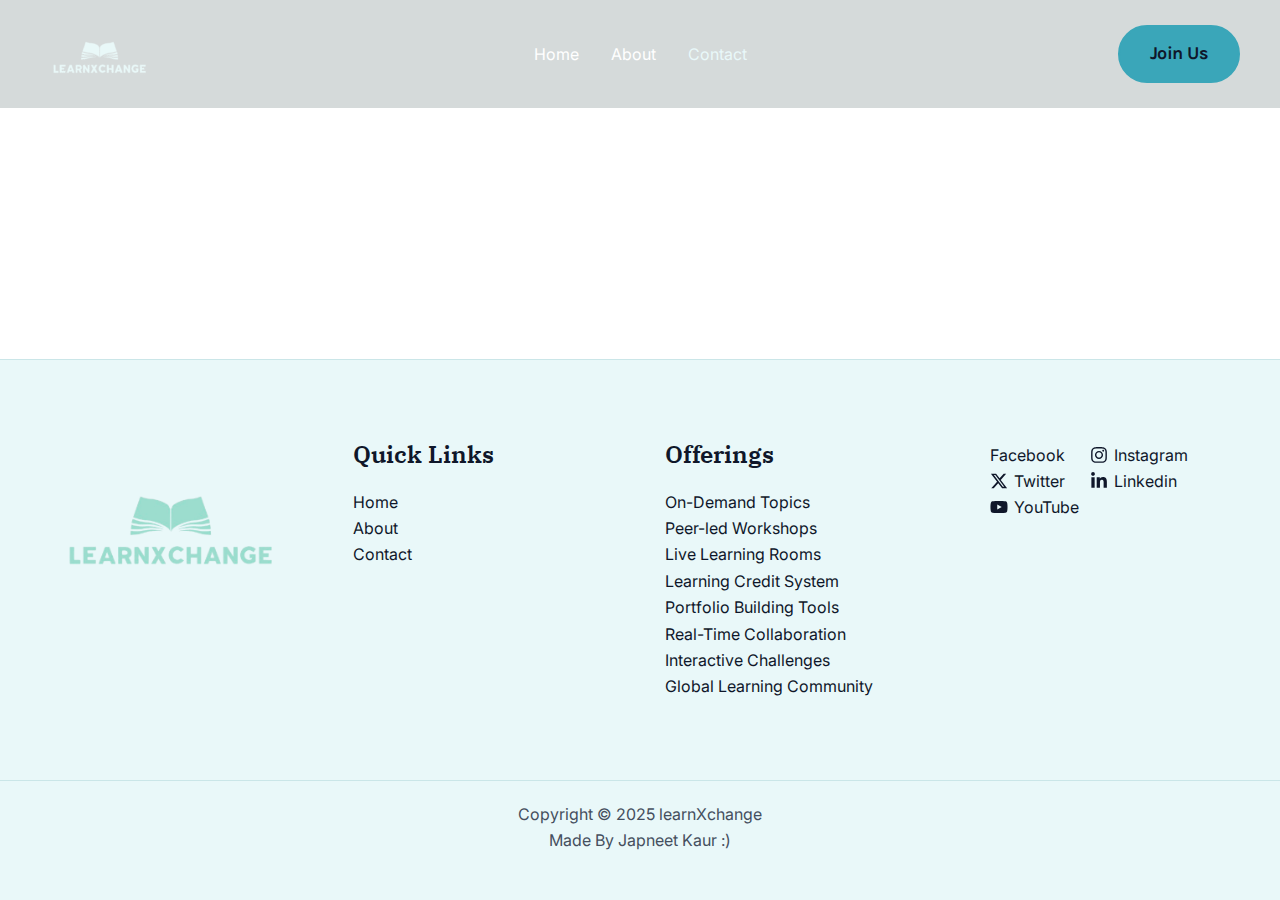
<file: contact-2/index.html>
<!DOCTYPE html>
<html lang="en-US">
<head>
<meta charset="UTF-8">
<meta name="viewport" content="width=device-width, initial-scale=1">
	<link rel="profile" href="https://gmpg.org/xfn/11"> 
	<title>Contact &ndash; learnXchange</title>
<meta name="robots" content="max-image-preview:large">
	<style>img:is([sizes="auto" i], [sizes^="auto," i]) { contain-intrinsic-size: 3000px 1500px }</style>
	<link rel="dns-prefetch" href="//fonts.googleapis.com">
<link rel="alternate" type="application/rss+xml" title="learnXchange &raquo; Feed" href="/feed/">
<link rel="alternate" type="application/rss+xml" title="learnXchange &raquo; Comments Feed" href="/comments/feed/">
<script>
window._wpemojiSettings = {"baseUrl":"https:\/\/s.w.org\/images\/core\/emoji\/16.0.1\/72x72\/","ext":".png","svgUrl":"https:\/\/s.w.org\/images\/core\/emoji\/16.0.1\/svg\/","svgExt":".svg","source":{"concatemoji":"\/wp-includes\/js\/wp-emoji-release.min.js?ver=6.8.2"}};
/*! This file is auto-generated */
!function(s,n){var o,i,e;function c(e){try{var t={supportTests:e,timestamp:(new Date).valueOf()};sessionStorage.setItem(o,JSON.stringify(t))}catch(e){}}function p(e,t,n){e.clearRect(0,0,e.canvas.width,e.canvas.height),e.fillText(t,0,0);var t=new Uint32Array(e.getImageData(0,0,e.canvas.width,e.canvas.height).data),a=(e.clearRect(0,0,e.canvas.width,e.canvas.height),e.fillText(n,0,0),new Uint32Array(e.getImageData(0,0,e.canvas.width,e.canvas.height).data));return t.every(function(e,t){return e===a[t]})}function u(e,t){e.clearRect(0,0,e.canvas.width,e.canvas.height),e.fillText(t,0,0);for(var n=e.getImageData(16,16,1,1),a=0;a<n.data.length;a++)if(0!==n.data[a])return!1;return!0}function f(e,t,n,a){switch(t){case"flag":return n(e,"\ud83c\udff3\ufe0f\u200d\u26a7\ufe0f","\ud83c\udff3\ufe0f\u200b\u26a7\ufe0f")?!1:!n(e,"\ud83c\udde8\ud83c\uddf6","\ud83c\udde8\u200b\ud83c\uddf6")&&!n(e,"\ud83c\udff4\udb40\udc67\udb40\udc62\udb40\udc65\udb40\udc6e\udb40\udc67\udb40\udc7f","\ud83c\udff4\u200b\udb40\udc67\u200b\udb40\udc62\u200b\udb40\udc65\u200b\udb40\udc6e\u200b\udb40\udc67\u200b\udb40\udc7f");case"emoji":return!a(e,"\ud83e\udedf")}return!1}function g(e,t,n,a){var r="undefined"!=typeof WorkerGlobalScope&&self instanceof WorkerGlobalScope?new OffscreenCanvas(300,150):s.createElement("canvas"),o=r.getContext("2d",{willReadFrequently:!0}),i=(o.textBaseline="top",o.font="600 32px Arial",{});return e.forEach(function(e){i[e]=t(o,e,n,a)}),i}function t(e){var t=s.createElement("script");t.src=e,t.defer=!0,s.head.appendChild(t)}"undefined"!=typeof Promise&&(o="wpEmojiSettingsSupports",i=["flag","emoji"],n.supports={everything:!0,everythingExceptFlag:!0},e=new Promise(function(e){s.addEventListener("DOMContentLoaded",e,{once:!0})}),new Promise(function(t){var n=function(){try{var e=JSON.parse(sessionStorage.getItem(o));if("object"==typeof e&&"number"==typeof e.timestamp&&(new Date).valueOf()<e.timestamp+604800&&"object"==typeof e.supportTests)return e.supportTests}catch(e){}return null}();if(!n){if("undefined"!=typeof Worker&&"undefined"!=typeof OffscreenCanvas&&"undefined"!=typeof URL&&URL.createObjectURL&&"undefined"!=typeof Blob)try{var e="postMessage("+g.toString()+"("+[JSON.stringify(i),f.toString(),p.toString(),u.toString()].join(",")+"));",a=new Blob([e],{type:"text/javascript"}),r=new Worker(URL.createObjectURL(a),{name:"wpTestEmojiSupports"});return void(r.onmessage=function(e){c(n=e.data),r.terminate(),t(n)})}catch(e){}c(n=g(i,f,p,u))}t(n)}).then(function(e){for(var t in e)n.supports[t]=e[t],n.supports.everything=n.supports.everything&&n.supports[t],"flag"!==t&&(n.supports.everythingExceptFlag=n.supports.everythingExceptFlag&&n.supports[t]);n.supports.everythingExceptFlag=n.supports.everythingExceptFlag&&!n.supports.flag,n.DOMReady=!1,n.readyCallback=function(){n.DOMReady=!0}}).then(function(){return e}).then(function(){var e;n.supports.everything||(n.readyCallback(),(e=n.source||{}).concatemoji?t(e.concatemoji):e.wpemoji&&e.twemoji&&(t(e.twemoji),t(e.wpemoji)))}))}((window,document),window._wpemojiSettings);
</script>
<link rel="stylesheet" id="astra-theme-css-css" href="/wp-content/themes/astra/assets/css/minified/main.min.css?ver=4.11.5" media="all">
<style id="astra-theme-css-inline-css">
:root{--ast-post-nav-space:0;--ast-container-default-xlg-padding:2.5em;--ast-container-default-lg-padding:2.5em;--ast-container-default-slg-padding:2em;--ast-container-default-md-padding:2.5em;--ast-container-default-sm-padding:2.5em;--ast-container-default-xs-padding:2.4em;--ast-container-default-xxs-padding:1.8em;--ast-code-block-background:#ECEFF3;--ast-comment-inputs-background:#F9FAFB;--ast-normal-container-width:1200px;--ast-narrow-container-width:750px;--ast-blog-title-font-weight:600;--ast-blog-meta-weight:600;--ast-global-color-primary:var(--ast-global-color-5);--ast-global-color-secondary:var(--ast-global-color-4);--ast-global-color-alternate-background:var(--ast-global-color-7);--ast-global-color-subtle-background:var(--ast-global-color-6);--ast-bg-style-guide:#F8FAFC;--ast-shadow-style-guide:0px 0px 4px 0 #00000057;--ast-global-dark-bg-style:#fff;--ast-global-dark-lfs:#fbfbfb;--ast-widget-bg-color:#fafafa;--ast-wc-container-head-bg-color:#fbfbfb;--ast-title-layout-bg:#eeeeee;--ast-search-border-color:#e7e7e7;--ast-lifter-hover-bg:#e6e6e6;--ast-gallery-block-color:#000;--srfm-color-input-label:var(--ast-global-color-2);}html{font-size:100%;}a{color:var(--ast-global-color-0);}a:hover,a:focus{color:var(--ast-global-color-1);}body,button,input,select,textarea,.ast-button,.ast-custom-button{font-family:'Inter',sans-serif;font-weight:400;font-size:16px;font-size:1rem;line-height:var(--ast-body-line-height,1.65);}blockquote{color:var(--ast-global-color-3);}h1,.entry-content h1,h2,.entry-content h2,h3,.entry-content h3,h4,.entry-content h4,h5,.entry-content h5,h6,.entry-content h6,.site-title,.site-title a{font-family:'IBM Plex Serif',serif;font-weight:600;}.ast-site-identity .site-title a{color:var(--ast-global-color-2);}.site-title{font-size:26px;font-size:1.625rem;display:none;}header .custom-logo-link img{max-width:120px;width:120px;}.astra-logo-svg{width:120px;}.site-header .site-description{font-size:15px;font-size:0.9375rem;display:none;}.entry-title{font-size:20px;font-size:1.25rem;}.ast-blog-single-element.ast-taxonomy-container a{font-size:14px;font-size:0.875rem;}.ast-blog-meta-container{font-size:13px;font-size:0.8125rem;}.archive .ast-article-post .ast-article-inner,.blog .ast-article-post .ast-article-inner,.archive .ast-article-post .ast-article-inner:hover,.blog .ast-article-post .ast-article-inner:hover{border-top-left-radius:6px;border-top-right-radius:6px;border-bottom-right-radius:6px;border-bottom-left-radius:6px;overflow:hidden;}h1,.entry-content h1{font-size:74px;font-size:4.625rem;font-weight:600;font-family:'IBM Plex Serif',serif;line-height:1.1em;letter-spacing:-2px;}h2,.entry-content h2{font-size:54px;font-size:3.375rem;font-weight:600;font-family:'IBM Plex Serif',serif;line-height:1.2em;letter-spacing:-2px;}h3,.entry-content h3{font-size:42px;font-size:2.625rem;font-weight:600;font-family:'IBM Plex Serif',serif;line-height:1.3em;}h4,.entry-content h4{font-size:32px;font-size:2rem;line-height:1.2em;font-weight:600;font-family:'IBM Plex Serif',serif;}h5,.entry-content h5{font-size:24px;font-size:1.5rem;line-height:1.2em;font-weight:600;font-family:'IBM Plex Serif',serif;}h6,.entry-content h6{font-size:18px;font-size:1.125rem;line-height:1.25em;font-weight:600;font-family:'IBM Plex Serif',serif;}::selection{background-color:var(--ast-global-color-0);color:#000000;}body,h1,.entry-title a,.entry-content h1,h2,.entry-content h2,h3,.entry-content h3,h4,.entry-content h4,h5,.entry-content h5,h6,.entry-content h6{color:var(--ast-global-color-3);}.tagcloud a:hover,.tagcloud a:focus,.tagcloud a.current-item{color:#000000;border-color:var(--ast-global-color-0);background-color:var(--ast-global-color-0);}input:focus,input[type="text"]:focus,input[type="email"]:focus,input[type="url"]:focus,input[type="password"]:focus,input[type="reset"]:focus,input[type="search"]:focus,textarea:focus{border-color:var(--ast-global-color-0);}input[type="radio"]:checked,input[type=reset],input[type="checkbox"]:checked,input[type="checkbox"]:hover:checked,input[type="checkbox"]:focus:checked,input[type=range]::-webkit-slider-thumb{border-color:var(--ast-global-color-0);background-color:var(--ast-global-color-0);box-shadow:none;}.site-footer a:hover + .post-count,.site-footer a:focus + .post-count{background:var(--ast-global-color-0);border-color:var(--ast-global-color-0);}.single .nav-links .nav-previous,.single .nav-links .nav-next{color:var(--ast-global-color-0);}.entry-meta,.entry-meta *{line-height:1.45;color:var(--ast-global-color-0);font-weight:600;}.entry-meta a:not(.ast-button):hover,.entry-meta a:not(.ast-button):hover *,.entry-meta a:not(.ast-button):focus,.entry-meta a:not(.ast-button):focus *,.page-links > .page-link,.page-links .page-link:hover,.post-navigation a:hover{color:var(--ast-global-color-1);}#cat option,.secondary .calendar_wrap thead a,.secondary .calendar_wrap thead a:visited{color:var(--ast-global-color-0);}.secondary .calendar_wrap #today,.ast-progress-val span{background:var(--ast-global-color-0);}.secondary a:hover + .post-count,.secondary a:focus + .post-count{background:var(--ast-global-color-0);border-color:var(--ast-global-color-0);}.calendar_wrap #today > a{color:#000000;}.page-links .page-link,.single .post-navigation a{color:var(--ast-global-color-3);}.ast-search-menu-icon .search-form button.search-submit{padding:0 4px;}.ast-search-menu-icon form.search-form{padding-right:0;}.ast-search-menu-icon.slide-search input.search-field{width:0;}.ast-header-search .ast-search-menu-icon.ast-dropdown-active .search-form,.ast-header-search .ast-search-menu-icon.ast-dropdown-active .search-field:focus{transition:all 0.2s;}.search-form input.search-field:focus{outline:none;}.ast-search-menu-icon .search-form button.search-submit:focus,.ast-theme-transparent-header .ast-header-search .ast-dropdown-active .ast-icon,.ast-theme-transparent-header .ast-inline-search .search-field:focus .ast-icon{color:var(--ast-global-color-1);}.ast-header-search .slide-search .search-form{border:2px solid var(--ast-global-color-0);}.ast-header-search .slide-search .search-field{background-color:(--ast-global-dark-bg-style);}.ast-archive-title{color:var(--ast-global-color-2);}.widget-title{font-size:22px;font-size:1.375rem;color:var(--ast-global-color-2);}.ast-single-post .entry-content a,.ast-comment-content a:not(.ast-comment-edit-reply-wrap a){text-decoration:underline;}.ast-single-post .elementor-widget-button .elementor-button,.ast-single-post .entry-content .uagb-tab a,.ast-single-post .entry-content .uagb-ifb-cta a,.ast-single-post .entry-content .uabb-module-content a,.ast-single-post .entry-content .uagb-post-grid a,.ast-single-post .entry-content .uagb-timeline a,.ast-single-post .entry-content .uagb-toc__wrap a,.ast-single-post .entry-content .uagb-taxomony-box a,.ast-single-post .entry-content .woocommerce a,.entry-content .wp-block-latest-posts > li > a,.ast-single-post .entry-content .wp-block-file__button,a.ast-post-filter-single,.ast-single-post .ast-comment-content .comment-reply-link,.ast-single-post .ast-comment-content .comment-edit-link{text-decoration:none;}.ast-search-menu-icon.slide-search a:focus-visible:focus-visible,.astra-search-icon:focus-visible,#close:focus-visible,a:focus-visible,.ast-menu-toggle:focus-visible,.site .skip-link:focus-visible,.wp-block-loginout input:focus-visible,.wp-block-search.wp-block-search__button-inside .wp-block-search__inside-wrapper,.ast-header-navigation-arrow:focus-visible,.woocommerce .wc-proceed-to-checkout > .checkout-button:focus-visible,.woocommerce .woocommerce-MyAccount-navigation ul li a:focus-visible,.ast-orders-table__row .ast-orders-table__cell:focus-visible,.woocommerce .woocommerce-order-details .order-again > .button:focus-visible,.woocommerce .woocommerce-message a.button.wc-forward:focus-visible,.woocommerce #minus_qty:focus-visible,.woocommerce #plus_qty:focus-visible,a#ast-apply-coupon:focus-visible,.woocommerce .woocommerce-info a:focus-visible,.woocommerce .astra-shop-summary-wrap a:focus-visible,.woocommerce a.wc-forward:focus-visible,#ast-apply-coupon:focus-visible,.woocommerce-js .woocommerce-mini-cart-item a.remove:focus-visible,#close:focus-visible,.button.search-submit:focus-visible,#search_submit:focus,.normal-search:focus-visible,.ast-header-account-wrap:focus-visible,.woocommerce .ast-on-card-button.ast-quick-view-trigger:focus,.astra-cart-drawer-close:focus,.ast-single-variation:focus,.ast-woocommerce-product-gallery__image:focus,.ast-button:focus{outline-style:dotted;outline-color:inherit;outline-width:thin;}input:focus,input[type="text"]:focus,input[type="email"]:focus,input[type="url"]:focus,input[type="password"]:focus,input[type="reset"]:focus,input[type="search"]:focus,input[type="number"]:focus,textarea:focus,.wp-block-search__input:focus,[data-section="section-header-mobile-trigger"] .ast-button-wrap .ast-mobile-menu-trigger-minimal:focus,.ast-mobile-popup-drawer.active .menu-toggle-close:focus,.woocommerce-ordering select.orderby:focus,#ast-scroll-top:focus,#coupon_code:focus,.woocommerce-page #comment:focus,.woocommerce #reviews #respond input#submit:focus,.woocommerce a.add_to_cart_button:focus,.woocommerce .button.single_add_to_cart_button:focus,.woocommerce .woocommerce-cart-form button:focus,.woocommerce .woocommerce-cart-form__cart-item .quantity .qty:focus,.woocommerce .woocommerce-billing-fields .woocommerce-billing-fields__field-wrapper .woocommerce-input-wrapper > .input-text:focus,.woocommerce #order_comments:focus,.woocommerce #place_order:focus,.woocommerce .woocommerce-address-fields .woocommerce-address-fields__field-wrapper .woocommerce-input-wrapper > .input-text:focus,.woocommerce .woocommerce-MyAccount-content form button:focus,.woocommerce .woocommerce-MyAccount-content .woocommerce-EditAccountForm .woocommerce-form-row .woocommerce-Input.input-text:focus,.woocommerce .ast-woocommerce-container .woocommerce-pagination ul.page-numbers li a:focus,body #content .woocommerce form .form-row .select2-container--default .select2-selection--single:focus,#ast-coupon-code:focus,.woocommerce.woocommerce-js .quantity input[type=number]:focus,.woocommerce-js .woocommerce-mini-cart-item .quantity input[type=number]:focus,.woocommerce p#ast-coupon-trigger:focus{border-style:dotted;border-color:inherit;border-width:thin;}input{outline:none;}.ast-logo-title-inline .site-logo-img{padding-right:1em;}.site-logo-img img{ transition:all 0.2s linear;}.site-logo-img .transparent-custom-logo img,.ast-theme-transparent-header .site-logo-img img{filter:url(#ast-img-color-filter-2);}body .ast-oembed-container *{position:absolute;top:0;width:100%;height:100%;left:0;}body .wp-block-embed-pocket-casts .ast-oembed-container *{position:unset;}.ast-single-post-featured-section + article {margin-top: 2em;}.site-content .ast-single-post-featured-section img {width: 100%;overflow: hidden;object-fit: cover;}.ast-separate-container .site-content .ast-single-post-featured-section + article {margin-top: -80px;z-index: 9;position: relative;border-radius: 4px;}@media (min-width: 922px) {.ast-no-sidebar .site-content .ast-article-image-container--wide {margin-left: -120px;margin-right: -120px;max-width: unset;width: unset;}.ast-left-sidebar .site-content .ast-article-image-container--wide,.ast-right-sidebar .site-content .ast-article-image-container--wide {margin-left: -10px;margin-right: -10px;}.site-content .ast-article-image-container--full {margin-left: calc( -50vw + 50%);margin-right: calc( -50vw + 50%);max-width: 100vw;width: 100vw;}.ast-left-sidebar .site-content .ast-article-image-container--full,.ast-right-sidebar .site-content .ast-article-image-container--full {margin-left: -10px;margin-right: -10px;max-width: inherit;width: auto;}}.site > .ast-single-related-posts-container {margin-top: 0;}@media (min-width: 922px) {.ast-desktop .ast-container--narrow {max-width: var(--ast-narrow-container-width);margin: 0 auto;}}.ast-page-builder-template .hentry {margin: 0;}.ast-page-builder-template .site-content > .ast-container {max-width: 100%;padding: 0;}.ast-page-builder-template .site .site-content #primary {padding: 0;margin: 0;}.ast-page-builder-template .no-results {text-align: center;margin: 4em auto;}.ast-page-builder-template .ast-pagination {padding: 2em;}.ast-page-builder-template .entry-header.ast-no-title.ast-no-thumbnail {margin-top: 0;}.ast-page-builder-template .entry-header.ast-header-without-markup {margin-top: 0;margin-bottom: 0;}.ast-page-builder-template .entry-header.ast-no-title.ast-no-meta {margin-bottom: 0;}.ast-page-builder-template.single .post-navigation {padding-bottom: 2em;}.ast-page-builder-template.single-post .site-content > .ast-container {max-width: 100%;}.ast-page-builder-template .entry-header {margin-top: 2em;margin-left: auto;margin-right: auto;}.ast-page-builder-template .ast-archive-description {margin: 2em auto 0;padding-left: 20px;padding-right: 20px;}.ast-page-builder-template .ast-row {margin-left: 0;margin-right: 0;}.single.ast-page-builder-template .entry-header + .entry-content,.single.ast-page-builder-template .ast-single-entry-banner + .site-content article .entry-content {margin-bottom: 2em;}@media(min-width: 921px) {.ast-page-builder-template.archive.ast-right-sidebar .ast-row article,.ast-page-builder-template.archive.ast-left-sidebar .ast-row article {padding-left: 0;padding-right: 0;}}input[type="text"],input[type="number"],input[type="email"],input[type="url"],input[type="password"],input[type="search"],input[type=reset],input[type=tel],input[type=date],select,textarea{font-size:16px;font-style:normal;font-weight:400;line-height:24px;width:100%;padding:12px 16px;border-radius:4px;box-shadow:0px 1px 2px 0px rgba(0,0,0,0.05);color:var(--ast-form-input-text,#475569);}input[type="text"],input[type="number"],input[type="email"],input[type="url"],input[type="password"],input[type="search"],input[type=reset],input[type=tel],input[type=date],select{height:40px;}input[type="date"]{border-width:1px;border-style:solid;border-color:var(--ast-border-color);background:var( --ast-global-color-secondary,--ast-global-color-5 );}input[type="text"]:focus,input[type="number"]:focus,input[type="email"]:focus,input[type="url"]:focus,input[type="password"]:focus,input[type="search"]:focus,input[type=reset]:focus,input[type="tel"]:focus,input[type="date"]:focus,select:focus,textarea:focus{border-color:#046BD2;box-shadow:none;outline:none;color:var(--ast-form-input-focus-text,#475569);}label,legend{color:#111827;font-size:14px;font-style:normal;font-weight:500;line-height:20px;}select{padding:6px 10px;}fieldset{padding:30px;border-radius:4px;}button,.ast-button,.button,input[type="button"],input[type="reset"],input[type="submit"]{border-radius:4px;box-shadow:0px 1px 2px 0px rgba(0,0,0,0.05);}:root{--ast-comment-inputs-background:#FFF;}::placeholder{color:var(--ast-form-field-color,#9CA3AF);}::-ms-input-placeholder{color:var(--ast-form-field-color,#9CA3AF);}@media (max-width:921.9px){#ast-desktop-header{display:none;}}@media (min-width:922px){#ast-mobile-header{display:none;}}.wp-block-buttons.aligncenter{justify-content:center;}@media (max-width:921px){.ast-theme-transparent-header #primary,.ast-theme-transparent-header #secondary{padding:0;}}@media (max-width:921px){.ast-plain-container.ast-no-sidebar #primary{padding:0;}}.ast-plain-container.ast-no-sidebar #primary{margin-top:0;margin-bottom:0;}.wp-block-button.is-style-outline .wp-block-button__link{border-color:var(--ast-global-color-0);border-top-width:2px;border-right-width:2px;border-bottom-width:2px;border-left-width:2px;}div.wp-block-button.is-style-outline > .wp-block-button__link:not(.has-text-color),div.wp-block-button.wp-block-button__link.is-style-outline:not(.has-text-color){color:var(--ast-global-color-0);}.wp-block-button.is-style-outline .wp-block-button__link:hover,.wp-block-buttons .wp-block-button.is-style-outline .wp-block-button__link:focus,.wp-block-buttons .wp-block-button.is-style-outline > .wp-block-button__link:not(.has-text-color):hover,.wp-block-buttons .wp-block-button.wp-block-button__link.is-style-outline:not(.has-text-color):hover{color:var(--ast-global-color-2);background-color:var(--ast-global-color-1);border-color:var(--ast-global-color-1);}.post-page-numbers.current .page-link,.ast-pagination .page-numbers.current{color:#000000;border-color:var(--ast-global-color-0);background-color:var(--ast-global-color-0);}.wp-block-button.is-style-outline .wp-block-button__link{border-top-width:2px;border-right-width:2px;border-bottom-width:2px;border-left-width:2px;}.wp-block-buttons .wp-block-button.is-style-outline .wp-block-button__link.wp-element-button,.ast-outline-button,.wp-block-uagb-buttons-child .uagb-buttons-repeater.ast-outline-button{border-color:var(--ast-global-color-0);border-top-width:2px;border-right-width:2px;border-bottom-width:2px;border-left-width:2px;font-family:inherit;font-weight:500;font-size:16px;font-size:1rem;line-height:1em;padding-top:13px;padding-right:30px;padding-bottom:13px;padding-left:30px;}.wp-block-buttons .wp-block-button.is-style-outline > .wp-block-button__link:not(.has-text-color),.wp-block-buttons .wp-block-button.wp-block-button__link.is-style-outline:not(.has-text-color),.ast-outline-button{color:var(--ast-global-color-0);}.wp-block-button.is-style-outline .wp-block-button__link:hover,.wp-block-buttons .wp-block-button.is-style-outline .wp-block-button__link:focus,.wp-block-buttons .wp-block-button.is-style-outline > .wp-block-button__link:not(.has-text-color):hover,.wp-block-buttons .wp-block-button.wp-block-button__link.is-style-outline:not(.has-text-color):hover,.ast-outline-button:hover,.ast-outline-button:focus,.wp-block-uagb-buttons-child .uagb-buttons-repeater.ast-outline-button:hover,.wp-block-uagb-buttons-child .uagb-buttons-repeater.ast-outline-button:focus{color:var(--ast-global-color-2);background-color:var(--ast-global-color-1);border-color:var(--ast-global-color-1);}.ast-single-post .entry-content a.ast-outline-button,.ast-single-post .entry-content .is-style-outline>.wp-block-button__link{text-decoration:none;}.wp-block-button .wp-block-button__link.wp-element-button.is-style-outline:not(.has-background),.wp-block-button.is-style-outline>.wp-block-button__link.wp-element-button:not(.has-background),.ast-outline-button{background-color:transparent;}.uagb-buttons-repeater.ast-outline-button{border-radius:9999px;}@media (max-width:921px){.wp-block-buttons .wp-block-button.is-style-outline .wp-block-button__link.wp-element-button,.ast-outline-button,.wp-block-uagb-buttons-child .uagb-buttons-repeater.ast-outline-button{padding-top:12px;padding-right:28px;padding-bottom:12px;padding-left:28px;}}@media (max-width:544px){.wp-block-buttons .wp-block-button.is-style-outline .wp-block-button__link.wp-element-button,.ast-outline-button,.wp-block-uagb-buttons-child .uagb-buttons-repeater.ast-outline-button{padding-top:10px;padding-right:24px;padding-bottom:10px;padding-left:24px;}}.entry-content[data-ast-blocks-layout] > figure{margin-bottom:1em;}h1.widget-title{font-weight:600;}h2.widget-title{font-weight:600;}h3.widget-title{font-weight:600;}#page{display:flex;flex-direction:column;min-height:100vh;}.ast-404-layout-1 h1.page-title{color:var(--ast-global-color-2);}.single .post-navigation a{line-height:1em;height:inherit;}.error-404 .page-sub-title{font-size:1.5rem;font-weight:inherit;}.search .site-content .content-area .search-form{margin-bottom:0;}#page .site-content{flex-grow:1;}.widget{margin-bottom:1.25em;}#secondary li{line-height:1.5em;}#secondary .wp-block-group h2{margin-bottom:0.7em;}#secondary h2{font-size:1.7rem;}.ast-separate-container .ast-article-post,.ast-separate-container .ast-article-single,.ast-separate-container .comment-respond{padding:3em;}.ast-separate-container .ast-article-single .ast-article-single{padding:0;}.ast-article-single .wp-block-post-template-is-layout-grid{padding-left:0;}.ast-separate-container .comments-title,.ast-narrow-container .comments-title{padding:1.5em 2em;}.ast-page-builder-template .comment-form-textarea,.ast-comment-formwrap .ast-grid-common-col{padding:0;}.ast-comment-formwrap{padding:0;display:inline-flex;column-gap:20px;width:100%;margin-left:0;margin-right:0;}.comments-area textarea#comment:focus,.comments-area textarea#comment:active,.comments-area .ast-comment-formwrap input[type="text"]:focus,.comments-area .ast-comment-formwrap input[type="text"]:active {box-shadow:none;outline:none;}.archive.ast-page-builder-template .entry-header{margin-top:2em;}.ast-page-builder-template .ast-comment-formwrap{width:100%;}.entry-title{margin-bottom:0.6em;}.ast-archive-description p{font-size:inherit;font-weight:inherit;line-height:inherit;}.ast-separate-container .ast-comment-list li.depth-1,.hentry{margin-bottom:1.5em;}.site-content section.ast-archive-description{margin-bottom:2em;}@media (min-width:921px){.ast-left-sidebar.ast-page-builder-template #secondary,.archive.ast-right-sidebar.ast-page-builder-template .site-main{padding-left:20px;padding-right:20px;}}@media (max-width:544px){.ast-comment-formwrap.ast-row{column-gap:10px;display:inline-block;}#ast-commentform .ast-grid-common-col{position:relative;width:100%;}}@media (min-width:1201px){.ast-separate-container .ast-article-post,.ast-separate-container .ast-article-single,.ast-separate-container .ast-author-box,.ast-separate-container .ast-404-layout-1,.ast-separate-container .no-results{padding:3em;}}@media (max-width:921px){.ast-separate-container #primary,.ast-separate-container #secondary{padding:1.5em 0;}#primary,#secondary{padding:1.5em 0;margin:0;}.ast-left-sidebar #content > .ast-container{display:flex;flex-direction:column-reverse;width:100%;}}@media (min-width:922px){.ast-separate-container.ast-right-sidebar #primary,.ast-separate-container.ast-left-sidebar #primary{border:0;}.search-no-results.ast-separate-container #primary{margin-bottom:4em;}}.elementor-widget-button .elementor-button{border-style:solid;text-decoration:none;border-top-width:2px;border-right-width:2px;border-left-width:2px;border-bottom-width:2px;}.elementor-button.elementor-size-sm,.elementor-button.elementor-size-xs,.elementor-button.elementor-size-md,.elementor-button.elementor-size-lg,.elementor-button.elementor-size-xl,.elementor-button{border-top-left-radius:50px;border-top-right-radius:50px;border-bottom-right-radius:50px;border-bottom-left-radius:50px;padding-top:13px;padding-right:30px;padding-bottom:13px;padding-left:30px;}@media (max-width:921px){.elementor-widget-button .elementor-button.elementor-size-sm,.elementor-widget-button .elementor-button.elementor-size-xs,.elementor-widget-button .elementor-button.elementor-size-md,.elementor-widget-button .elementor-button.elementor-size-lg,.elementor-widget-button .elementor-button.elementor-size-xl,.elementor-widget-button .elementor-button{padding-top:14px;padding-right:28px;padding-bottom:14px;padding-left:28px;}}@media (max-width:544px){.elementor-widget-button .elementor-button.elementor-size-sm,.elementor-widget-button .elementor-button.elementor-size-xs,.elementor-widget-button .elementor-button.elementor-size-md,.elementor-widget-button .elementor-button.elementor-size-lg,.elementor-widget-button .elementor-button.elementor-size-xl,.elementor-widget-button .elementor-button{padding-top:12px;padding-right:24px;padding-bottom:12px;padding-left:24px;}}.elementor-widget-button .elementor-button{border-color:var(--ast-global-color-0);background-color:var(--ast-global-color-0);}.elementor-widget-button .elementor-button:hover,.elementor-widget-button .elementor-button:focus{color:var(--ast-global-color-2);background-color:var(--ast-global-color-1);border-color:var(--ast-global-color-1);}.wp-block-button .wp-block-button__link ,.elementor-widget-button .elementor-button,.elementor-widget-button .elementor-button:visited{color:var(--ast-global-color-2);}.elementor-widget-button .elementor-button{font-family:'Karla',sans-serif;font-weight:700;font-size:18px;font-size:1.125rem;line-height:1.3em;letter-spacing:-0.5px;}body .elementor-button.elementor-size-sm,body .elementor-button.elementor-size-xs,body .elementor-button.elementor-size-md,body .elementor-button.elementor-size-lg,body .elementor-button.elementor-size-xl,body .elementor-button{font-size:18px;font-size:1.125rem;}.wp-block-button .wp-block-button__link:hover,.wp-block-button .wp-block-button__link:focus{color:var(--ast-global-color-2);background-color:var(--ast-global-color-1);border-color:var(--ast-global-color-1);}.elementor-widget-heading h1.elementor-heading-title{line-height:1.1em;}.elementor-widget-heading h2.elementor-heading-title{line-height:1.2em;}.elementor-widget-heading h3.elementor-heading-title{line-height:1.3em;}.elementor-widget-heading h4.elementor-heading-title{line-height:1.2em;}.elementor-widget-heading h5.elementor-heading-title{line-height:1.2em;}.elementor-widget-heading h6.elementor-heading-title{line-height:1.25em;}.wp-block-button .wp-block-button__link,.wp-block-search .wp-block-search__button,body .wp-block-file .wp-block-file__button{border-style:solid;border-top-width:2px;border-right-width:2px;border-left-width:2px;border-bottom-width:2px;border-color:var(--ast-global-color-0);background-color:var(--ast-global-color-0);color:var(--ast-global-color-2);font-family:'Karla',sans-serif;font-weight:700;line-height:1.3em;letter-spacing:-0.5px;font-size:18px;font-size:1.125rem;border-top-left-radius:50px;border-top-right-radius:50px;border-bottom-right-radius:50px;border-bottom-left-radius:50px;padding-top:13px;padding-right:30px;padding-bottom:13px;padding-left:30px;}.ast-single-post .entry-content .wp-block-button .wp-block-button__link,.ast-single-post .entry-content .wp-block-search .wp-block-search__button,body .entry-content .wp-block-file .wp-block-file__button{text-decoration:none;}@media (max-width:921px){.wp-block-button .wp-block-button__link,.wp-block-search .wp-block-search__button,body .wp-block-file .wp-block-file__button{padding-top:14px;padding-right:28px;padding-bottom:14px;padding-left:28px;}}@media (max-width:544px){.wp-block-button .wp-block-button__link,.wp-block-search .wp-block-search__button,body .wp-block-file .wp-block-file__button{padding-top:12px;padding-right:24px;padding-bottom:12px;padding-left:24px;}}.menu-toggle,button,.ast-button,.ast-custom-button,.button,input#submit,input[type="button"],input[type="submit"],input[type="reset"],#comments .submit,.search .search-submit,form[CLASS*="wp-block-search__"].wp-block-search .wp-block-search__inside-wrapper .wp-block-search__button,body .wp-block-file .wp-block-file__button,.search .search-submit,.woocommerce-js a.button,.woocommerce button.button,.woocommerce .woocommerce-message a.button,.woocommerce #respond input#submit.alt,.woocommerce input.button.alt,.woocommerce input.button,.woocommerce input.button:disabled,.woocommerce input.button:disabled[disabled],.woocommerce input.button:disabled:hover,.woocommerce input.button:disabled[disabled]:hover,.woocommerce #respond input#submit,.woocommerce button.button.alt.disabled,.wc-block-grid__products .wc-block-grid__product .wp-block-button__link,.wc-block-grid__product-onsale,[CLASS*="wc-block"] button,.woocommerce-js .astra-cart-drawer .astra-cart-drawer-content .woocommerce-mini-cart__buttons .button:not(.checkout):not(.ast-continue-shopping),.woocommerce-js .astra-cart-drawer .astra-cart-drawer-content .woocommerce-mini-cart__buttons a.checkout,.woocommerce button.button.alt.disabled.wc-variation-selection-needed,[CLASS*="wc-block"] .wc-block-components-button{border-style:solid;border-top-width:2px;border-right-width:2px;border-left-width:2px;border-bottom-width:2px;color:var(--ast-global-color-2);border-color:var(--ast-global-color-0);background-color:var(--ast-global-color-0);padding-top:13px;padding-right:30px;padding-bottom:13px;padding-left:30px;font-family:'Karla',sans-serif;font-weight:700;font-size:18px;font-size:1.125rem;line-height:1.3em;letter-spacing:-0.5px;border-top-left-radius:50px;border-top-right-radius:50px;border-bottom-right-radius:50px;border-bottom-left-radius:50px;}button:focus,.menu-toggle:hover,button:hover,.ast-button:hover,.ast-custom-button:hover .button:hover,.ast-custom-button:hover ,input[type=reset]:hover,input[type=reset]:focus,input#submit:hover,input#submit:focus,input[type="button"]:hover,input[type="button"]:focus,input[type="submit"]:hover,input[type="submit"]:focus,form[CLASS*="wp-block-search__"].wp-block-search .wp-block-search__inside-wrapper .wp-block-search__button:hover,form[CLASS*="wp-block-search__"].wp-block-search .wp-block-search__inside-wrapper .wp-block-search__button:focus,body .wp-block-file .wp-block-file__button:hover,body .wp-block-file .wp-block-file__button:focus,.woocommerce-js a.button:hover,.woocommerce button.button:hover,.woocommerce .woocommerce-message a.button:hover,.woocommerce #respond input#submit:hover,.woocommerce #respond input#submit.alt:hover,.woocommerce input.button.alt:hover,.woocommerce input.button:hover,.woocommerce button.button.alt.disabled:hover,.wc-block-grid__products .wc-block-grid__product .wp-block-button__link:hover,[CLASS*="wc-block"] button:hover,.woocommerce-js .astra-cart-drawer .astra-cart-drawer-content .woocommerce-mini-cart__buttons .button:not(.checkout):not(.ast-continue-shopping):hover,.woocommerce-js .astra-cart-drawer .astra-cart-drawer-content .woocommerce-mini-cart__buttons a.checkout:hover,.woocommerce button.button.alt.disabled.wc-variation-selection-needed:hover,[CLASS*="wc-block"] .wc-block-components-button:hover,[CLASS*="wc-block"] .wc-block-components-button:focus{color:var(--ast-global-color-2);background-color:var(--ast-global-color-1);border-color:var(--ast-global-color-1);}form[CLASS*="wp-block-search__"].wp-block-search .wp-block-search__inside-wrapper .wp-block-search__button.has-icon{padding-top:calc(13px - 3px);padding-right:calc(30px - 3px);padding-bottom:calc(13px - 3px);padding-left:calc(30px - 3px);}@media (max-width:921px){.menu-toggle,button,.ast-button,.ast-custom-button,.button,input#submit,input[type="button"],input[type="submit"],input[type="reset"],#comments .submit,.search .search-submit,form[CLASS*="wp-block-search__"].wp-block-search .wp-block-search__inside-wrapper .wp-block-search__button,body .wp-block-file .wp-block-file__button,.search .search-submit,.woocommerce-js a.button,.woocommerce button.button,.woocommerce .woocommerce-message a.button,.woocommerce #respond input#submit.alt,.woocommerce input.button.alt,.woocommerce input.button,.woocommerce input.button:disabled,.woocommerce input.button:disabled[disabled],.woocommerce input.button:disabled:hover,.woocommerce input.button:disabled[disabled]:hover,.woocommerce #respond input#submit,.woocommerce button.button.alt.disabled,.wc-block-grid__products .wc-block-grid__product .wp-block-button__link,.wc-block-grid__product-onsale,[CLASS*="wc-block"] button,.woocommerce-js .astra-cart-drawer .astra-cart-drawer-content .woocommerce-mini-cart__buttons .button:not(.checkout):not(.ast-continue-shopping),.woocommerce-js .astra-cart-drawer .astra-cart-drawer-content .woocommerce-mini-cart__buttons a.checkout,.woocommerce button.button.alt.disabled.wc-variation-selection-needed,[CLASS*="wc-block"] .wc-block-components-button{padding-top:14px;padding-right:28px;padding-bottom:14px;padding-left:28px;}}@media (max-width:544px){.menu-toggle,button,.ast-button,.ast-custom-button,.button,input#submit,input[type="button"],input[type="submit"],input[type="reset"],#comments .submit,.search .search-submit,form[CLASS*="wp-block-search__"].wp-block-search .wp-block-search__inside-wrapper .wp-block-search__button,body .wp-block-file .wp-block-file__button,.search .search-submit,.woocommerce-js a.button,.woocommerce button.button,.woocommerce .woocommerce-message a.button,.woocommerce #respond input#submit.alt,.woocommerce input.button.alt,.woocommerce input.button,.woocommerce input.button:disabled,.woocommerce input.button:disabled[disabled],.woocommerce input.button:disabled:hover,.woocommerce input.button:disabled[disabled]:hover,.woocommerce #respond input#submit,.woocommerce button.button.alt.disabled,.wc-block-grid__products .wc-block-grid__product .wp-block-button__link,.wc-block-grid__product-onsale,[CLASS*="wc-block"] button,.woocommerce-js .astra-cart-drawer .astra-cart-drawer-content .woocommerce-mini-cart__buttons .button:not(.checkout):not(.ast-continue-shopping),.woocommerce-js .astra-cart-drawer .astra-cart-drawer-content .woocommerce-mini-cart__buttons a.checkout,.woocommerce button.button.alt.disabled.wc-variation-selection-needed,[CLASS*="wc-block"] .wc-block-components-button{padding-top:12px;padding-right:24px;padding-bottom:12px;padding-left:24px;}}@media (max-width:921px){.ast-mobile-header-stack .main-header-bar .ast-search-menu-icon{display:inline-block;}.ast-header-break-point.ast-header-custom-item-outside .ast-mobile-header-stack .main-header-bar .ast-search-icon{margin:0;}.ast-comment-avatar-wrap img{max-width:2.5em;}.ast-comment-meta{padding:0 1.8888em 1.3333em;}}@media (min-width:544px){.ast-container{max-width:100%;}}@media (max-width:544px){.ast-separate-container .ast-article-post,.ast-separate-container .ast-article-single,.ast-separate-container .comments-title,.ast-separate-container .ast-archive-description{padding:1.5em 1em;}.ast-separate-container #content .ast-container{padding-left:0.54em;padding-right:0.54em;}.ast-separate-container .ast-comment-list .bypostauthor{padding:.5em;}.ast-search-menu-icon.ast-dropdown-active .search-field{width:170px;}} #ast-mobile-header .ast-site-header-cart-li a{pointer-events:none;}.ast-separate-container{background-color:var(--ast-global-color-4);background-image:none;}@media (max-width:921px){.site-title{display:none;}.site-header .site-description{display:none;}h1,.entry-content h1{font-size:48px;font-size:3rem;}h2,.entry-content h2{font-size:32px;font-size:2rem;}h3,.entry-content h3{font-size:26px;font-size:1.625rem;}h4,.entry-content h4{font-size:22px;font-size:1.375rem;}h5,.entry-content h5{font-size:20px;font-size:1.25rem;}h6,.entry-content h6{font-size:16px;font-size:1rem;}}@media (max-width:544px){.site-title{display:none;}.site-header .site-description{display:none;}h1,.entry-content h1{font-size:36px;font-size:2.25rem;}h2,.entry-content h2{font-size:28px;font-size:1.75rem;}h3,.entry-content h3{font-size:22px;font-size:1.375rem;}h4,.entry-content h4{font-size:20px;font-size:1.25rem;}h5,.entry-content h5{font-size:18px;font-size:1.125rem;}h6,.entry-content h6{font-size:16px;font-size:1rem;}header .custom-logo-link img,.ast-header-break-point .site-branding img,.ast-header-break-point .custom-logo-link img{max-width:120px;width:120px;}.astra-logo-svg{width:120px;}.ast-header-break-point .site-logo-img .custom-mobile-logo-link img{max-width:120px;}}@media (max-width:921px){html{font-size:91.2%;}}@media (max-width:544px){html{font-size:91.2%;}}@media (min-width:922px){.ast-container{max-width:1240px;}}@media (min-width:922px){.site-content .ast-container{display:flex;}}@media (max-width:921px){.site-content .ast-container{flex-direction:column;}}.entry-content h1,.entry-content h2,.entry-content h3,.entry-content h4,.entry-content h5,.entry-content h6{clear:none;}@media (min-width:922px){.main-header-menu .sub-menu .menu-item.ast-left-align-sub-menu:hover > .sub-menu,.main-header-menu .sub-menu .menu-item.ast-left-align-sub-menu.focus > .sub-menu{margin-left:-0px;}}.ast-theme-transparent-header [CLASS*="ast-header-button-"] .ast-custom-button{color:var(--ast-global-color-2);background:var(--ast-global-color-0);}.ast-theme-transparent-header [CLASS*="ast-header-button-"] .ast-custom-button:hover{color:var(--ast-global-color-2);background:var(--ast-global-color-1);}.ast-theme-transparent-header [data-section="section-header-mobile-trigger"] .ast-button-wrap .ast-mobile-menu-trigger-outline{background:transparent;}.entry-content li > p{margin-bottom:0;}.site .comments-area{padding-bottom:2em;margin-top:2em;}.wp-block-file {display: flex;align-items: center;flex-wrap: wrap;justify-content: space-between;}.wp-block-pullquote {border: none;}.wp-block-pullquote blockquote::before {content: "\201D";font-family: "Helvetica",sans-serif;display: flex;transform: rotate( 180deg );font-size: 6rem;font-style: normal;line-height: 1;font-weight: bold;align-items: center;justify-content: center;}.has-text-align-right > blockquote::before {justify-content: flex-start;}.has-text-align-left > blockquote::before {justify-content: flex-end;}figure.wp-block-pullquote.is-style-solid-color blockquote {max-width: 100%;text-align: inherit;}:root {--wp--custom--ast-default-block-top-padding: 3em;--wp--custom--ast-default-block-right-padding: 3em;--wp--custom--ast-default-block-bottom-padding: 3em;--wp--custom--ast-default-block-left-padding: 3em;--wp--custom--ast-container-width: 1200px;--wp--custom--ast-content-width-size: 1200px;--wp--custom--ast-wide-width-size: calc(1200px + var(--wp--custom--ast-default-block-left-padding) + var(--wp--custom--ast-default-block-right-padding));}.ast-narrow-container {--wp--custom--ast-content-width-size: 750px;--wp--custom--ast-wide-width-size: 750px;}@media(max-width: 921px) {:root {--wp--custom--ast-default-block-top-padding: 3em;--wp--custom--ast-default-block-right-padding: 2em;--wp--custom--ast-default-block-bottom-padding: 3em;--wp--custom--ast-default-block-left-padding: 2em;}}@media(max-width: 544px) {:root {--wp--custom--ast-default-block-top-padding: 3em;--wp--custom--ast-default-block-right-padding: 1.5em;--wp--custom--ast-default-block-bottom-padding: 3em;--wp--custom--ast-default-block-left-padding: 1.5em;}}.entry-content > .wp-block-group,.entry-content > .wp-block-cover,.entry-content > .wp-block-columns {padding-top: var(--wp--custom--ast-default-block-top-padding);padding-right: var(--wp--custom--ast-default-block-right-padding);padding-bottom: var(--wp--custom--ast-default-block-bottom-padding);padding-left: var(--wp--custom--ast-default-block-left-padding);}.ast-plain-container.ast-no-sidebar .entry-content > .alignfull,.ast-page-builder-template .ast-no-sidebar .entry-content > .alignfull {margin-left: calc( -50vw + 50%);margin-right: calc( -50vw + 50%);max-width: 100vw;width: 100vw;}.ast-plain-container.ast-no-sidebar .entry-content .alignfull .alignfull,.ast-page-builder-template.ast-no-sidebar .entry-content .alignfull .alignfull,.ast-plain-container.ast-no-sidebar .entry-content .alignfull .alignwide,.ast-page-builder-template.ast-no-sidebar .entry-content .alignfull .alignwide,.ast-plain-container.ast-no-sidebar .entry-content .alignwide .alignfull,.ast-page-builder-template.ast-no-sidebar .entry-content .alignwide .alignfull,.ast-plain-container.ast-no-sidebar .entry-content .alignwide .alignwide,.ast-page-builder-template.ast-no-sidebar .entry-content .alignwide .alignwide,.ast-plain-container.ast-no-sidebar .entry-content .wp-block-column .alignfull,.ast-page-builder-template.ast-no-sidebar .entry-content .wp-block-column .alignfull,.ast-plain-container.ast-no-sidebar .entry-content .wp-block-column .alignwide,.ast-page-builder-template.ast-no-sidebar .entry-content .wp-block-column .alignwide {margin-left: auto;margin-right: auto;width: 100%;}[data-ast-blocks-layout] .wp-block-separator:not(.is-style-dots) {height: 0;}[data-ast-blocks-layout] .wp-block-separator {margin: 20px auto;}[data-ast-blocks-layout] .wp-block-separator:not(.is-style-wide):not(.is-style-dots) {max-width: 100px;}[data-ast-blocks-layout] .wp-block-separator.has-background {padding: 0;}.entry-content[data-ast-blocks-layout] > * {max-width: var(--wp--custom--ast-content-width-size);margin-left: auto;margin-right: auto;}.entry-content[data-ast-blocks-layout] > .alignwide {max-width: var(--wp--custom--ast-wide-width-size);}.entry-content[data-ast-blocks-layout] .alignfull {max-width: none;}.entry-content .wp-block-columns {margin-bottom: 0;}blockquote {margin: 1.5em;border-color: rgba(0,0,0,0.05);}.wp-block-quote:not(.has-text-align-right):not(.has-text-align-center) {border-left: 5px solid rgba(0,0,0,0.05);}.has-text-align-right > blockquote,blockquote.has-text-align-right {border-right: 5px solid rgba(0,0,0,0.05);}.has-text-align-left > blockquote,blockquote.has-text-align-left {border-left: 5px solid rgba(0,0,0,0.05);}.wp-block-site-tagline,.wp-block-latest-posts .read-more {margin-top: 15px;}.wp-block-loginout p label {display: block;}.wp-block-loginout p:not(.login-remember):not(.login-submit) input {width: 100%;}.wp-block-loginout input:focus {border-color: transparent;}.wp-block-loginout input:focus {outline: thin dotted;}.entry-content .wp-block-media-text .wp-block-media-text__content {padding: 0 0 0 8%;}.entry-content .wp-block-media-text.has-media-on-the-right .wp-block-media-text__content {padding: 0 8% 0 0;}.entry-content .wp-block-media-text.has-background .wp-block-media-text__content {padding: 8%;}.entry-content .wp-block-cover:not([class*="background-color"]):not(.has-text-color.has-link-color) .wp-block-cover__inner-container,.entry-content .wp-block-cover:not([class*="background-color"]) .wp-block-cover-image-text,.entry-content .wp-block-cover:not([class*="background-color"]) .wp-block-cover-text,.entry-content .wp-block-cover-image:not([class*="background-color"]) .wp-block-cover__inner-container,.entry-content .wp-block-cover-image:not([class*="background-color"]) .wp-block-cover-image-text,.entry-content .wp-block-cover-image:not([class*="background-color"]) .wp-block-cover-text {color: var(--ast-global-color-primary,var(--ast-global-color-5));}.wp-block-loginout .login-remember input {width: 1.1rem;height: 1.1rem;margin: 0 5px 4px 0;vertical-align: middle;}.wp-block-latest-posts > li > *:first-child,.wp-block-latest-posts:not(.is-grid) > li:first-child {margin-top: 0;}.entry-content > .wp-block-buttons,.entry-content > .wp-block-uagb-buttons {margin-bottom: 1.5em;}.wp-block-search__inside-wrapper .wp-block-search__input {padding: 0 10px;color: var(--ast-global-color-3);background: var(--ast-global-color-primary,var(--ast-global-color-5));border-color: var(--ast-border-color);}.wp-block-latest-posts .read-more {margin-bottom: 1.5em;}.wp-block-search__no-button .wp-block-search__inside-wrapper .wp-block-search__input {padding-top: 5px;padding-bottom: 5px;}.wp-block-latest-posts .wp-block-latest-posts__post-date,.wp-block-latest-posts .wp-block-latest-posts__post-author {font-size: 1rem;}.wp-block-latest-posts > li > *,.wp-block-latest-posts:not(.is-grid) > li {margin-top: 12px;margin-bottom: 12px;}.ast-page-builder-template .entry-content[data-ast-blocks-layout] > *,.ast-page-builder-template .entry-content[data-ast-blocks-layout] > .alignfull:not(.wp-block-group):not(.uagb-is-root-container) > * {max-width: none;}.ast-page-builder-template .entry-content[data-ast-blocks-layout] > .alignwide:not(.uagb-is-root-container) > * {max-width: var(--wp--custom--ast-wide-width-size);}.ast-page-builder-template .entry-content[data-ast-blocks-layout] > .inherit-container-width > *,.ast-page-builder-template .entry-content[data-ast-blocks-layout] > *:not(.wp-block-group):not(.uagb-is-root-container) > *,.entry-content[data-ast-blocks-layout] > .wp-block-cover .wp-block-cover__inner-container {max-width: none ;margin-left: auto;margin-right: auto;}.entry-content[data-ast-blocks-layout] .wp-block-cover:not(.alignleft):not(.alignright) {width: auto;}@media(max-width: 1200px) {.ast-separate-container .entry-content > .alignfull,.ast-separate-container .entry-content[data-ast-blocks-layout] > .alignwide,.ast-plain-container .entry-content[data-ast-blocks-layout] > .alignwide,.ast-plain-container .entry-content .alignfull {margin-left: calc(-1 * min(var(--ast-container-default-xlg-padding),20px)) ;margin-right: calc(-1 * min(var(--ast-container-default-xlg-padding),20px));}}@media(min-width: 1201px) {.ast-separate-container .entry-content > .alignfull {margin-left: calc(-1 * var(--ast-container-default-xlg-padding) );margin-right: calc(-1 * var(--ast-container-default-xlg-padding) );}.ast-separate-container .entry-content[data-ast-blocks-layout] > .alignwide,.ast-plain-container .entry-content[data-ast-blocks-layout] > .alignwide {margin-left: auto;margin-right: auto;}}@media(min-width: 921px) {.ast-separate-container .entry-content .wp-block-group.alignwide:not(.inherit-container-width) > :where(:not(.alignleft):not(.alignright)),.ast-plain-container .entry-content .wp-block-group.alignwide:not(.inherit-container-width) > :where(:not(.alignleft):not(.alignright)) {max-width: calc( var(--wp--custom--ast-content-width-size) + 80px );}.ast-plain-container.ast-right-sidebar .entry-content[data-ast-blocks-layout] .alignfull,.ast-plain-container.ast-left-sidebar .entry-content[data-ast-blocks-layout] .alignfull {margin-left: -60px;margin-right: -60px;}}@media(min-width: 544px) {.entry-content > .alignleft {margin-right: 20px;}.entry-content > .alignright {margin-left: 20px;}}@media (max-width:544px){.wp-block-columns .wp-block-column:not(:last-child){margin-bottom:20px;}.wp-block-latest-posts{margin:0;}}@media( max-width: 600px ) {.entry-content .wp-block-media-text .wp-block-media-text__content,.entry-content .wp-block-media-text.has-media-on-the-right .wp-block-media-text__content {padding: 8% 0 0;}.entry-content .wp-block-media-text.has-background .wp-block-media-text__content {padding: 8%;}}.ast-page-builder-template .entry-header {padding-left: 0;}.ast-narrow-container .site-content .wp-block-uagb-image--align-full .wp-block-uagb-image__figure {max-width: 100%;margin-left: auto;margin-right: auto;}.entry-content ul,.entry-content ol {padding: revert;margin: revert;padding-left: 20px;}:root .has-ast-global-color-0-color{color:var(--ast-global-color-0);}:root .has-ast-global-color-0-background-color{background-color:var(--ast-global-color-0);}:root .wp-block-button .has-ast-global-color-0-color{color:var(--ast-global-color-0);}:root .wp-block-button .has-ast-global-color-0-background-color{background-color:var(--ast-global-color-0);}:root .has-ast-global-color-1-color{color:var(--ast-global-color-1);}:root .has-ast-global-color-1-background-color{background-color:var(--ast-global-color-1);}:root .wp-block-button .has-ast-global-color-1-color{color:var(--ast-global-color-1);}:root .wp-block-button .has-ast-global-color-1-background-color{background-color:var(--ast-global-color-1);}:root .has-ast-global-color-2-color{color:var(--ast-global-color-2);}:root .has-ast-global-color-2-background-color{background-color:var(--ast-global-color-2);}:root .wp-block-button .has-ast-global-color-2-color{color:var(--ast-global-color-2);}:root .wp-block-button .has-ast-global-color-2-background-color{background-color:var(--ast-global-color-2);}:root .has-ast-global-color-3-color{color:var(--ast-global-color-3);}:root .has-ast-global-color-3-background-color{background-color:var(--ast-global-color-3);}:root .wp-block-button .has-ast-global-color-3-color{color:var(--ast-global-color-3);}:root .wp-block-button .has-ast-global-color-3-background-color{background-color:var(--ast-global-color-3);}:root .has-ast-global-color-4-color{color:var(--ast-global-color-4);}:root .has-ast-global-color-4-background-color{background-color:var(--ast-global-color-4);}:root .wp-block-button .has-ast-global-color-4-color{color:var(--ast-global-color-4);}:root .wp-block-button .has-ast-global-color-4-background-color{background-color:var(--ast-global-color-4);}:root .has-ast-global-color-5-color{color:var(--ast-global-color-5);}:root .has-ast-global-color-5-background-color{background-color:var(--ast-global-color-5);}:root .wp-block-button .has-ast-global-color-5-color{color:var(--ast-global-color-5);}:root .wp-block-button .has-ast-global-color-5-background-color{background-color:var(--ast-global-color-5);}:root .has-ast-global-color-6-color{color:var(--ast-global-color-6);}:root .has-ast-global-color-6-background-color{background-color:var(--ast-global-color-6);}:root .wp-block-button .has-ast-global-color-6-color{color:var(--ast-global-color-6);}:root .wp-block-button .has-ast-global-color-6-background-color{background-color:var(--ast-global-color-6);}:root .has-ast-global-color-7-color{color:var(--ast-global-color-7);}:root .has-ast-global-color-7-background-color{background-color:var(--ast-global-color-7);}:root .wp-block-button .has-ast-global-color-7-color{color:var(--ast-global-color-7);}:root .wp-block-button .has-ast-global-color-7-background-color{background-color:var(--ast-global-color-7);}:root .has-ast-global-color-8-color{color:var(--ast-global-color-8);}:root .has-ast-global-color-8-background-color{background-color:var(--ast-global-color-8);}:root .wp-block-button .has-ast-global-color-8-color{color:var(--ast-global-color-8);}:root .wp-block-button .has-ast-global-color-8-background-color{background-color:var(--ast-global-color-8);}:root{--ast-global-color-0:#3AA6B9;--ast-global-color-1:#2997AA;--ast-global-color-2:#0F172A;--ast-global-color-3:#454F5E;--ast-global-color-4:#E9F8F9;--ast-global-color-5:#FFFFFF;--ast-global-color-6:#CAE6E8;--ast-global-color-7:#181823;--ast-global-color-8:#222222;}:root {--ast-border-color : var(--ast-global-color-6);}.ast-single-entry-banner {-js-display: flex;display: flex;flex-direction: column;justify-content: center;text-align: center;position: relative;background: var(--ast-title-layout-bg);}.ast-single-entry-banner[data-banner-layout="layout-1"] {max-width: 1200px;background: inherit;padding: 20px 0;}.ast-single-entry-banner[data-banner-width-type="custom"] {margin: 0 auto;width: 100%;}.ast-single-entry-banner + .site-content .entry-header {margin-bottom: 0;}.site .ast-author-avatar {--ast-author-avatar-size: ;}a.ast-underline-text {text-decoration: underline;}.ast-container > .ast-terms-link {position: relative;display: block;}a.ast-button.ast-badge-tax {padding: 4px 8px;border-radius: 3px;font-size: inherit;}header.entry-header .entry-title{font-weight:600;font-size:32px;font-size:2rem;}header.entry-header > *:not(:last-child){margin-bottom:10px;}header.entry-header .post-thumb-img-content{text-align:center;}header.entry-header .post-thumb img,.ast-single-post-featured-section.post-thumb img{aspect-ratio:16/9;width:100%;height:100%;}.ast-archive-entry-banner {-js-display: flex;display: flex;flex-direction: column;justify-content: center;text-align: center;position: relative;background: var(--ast-title-layout-bg);}.ast-archive-entry-banner[data-banner-width-type="custom"] {margin: 0 auto;width: 100%;}.ast-archive-entry-banner[data-banner-layout="layout-1"] {background: inherit;padding: 20px 0;text-align: left;}body.archive .ast-archive-description{max-width:1200px;width:100%;text-align:left;padding-top:3em;padding-right:3em;padding-bottom:3em;padding-left:3em;}body.archive .ast-archive-description .ast-archive-title,body.archive .ast-archive-description .ast-archive-title *{font-weight:600;font-size:32px;font-size:2rem;}body.archive .ast-archive-description > *:not(:last-child){margin-bottom:10px;}@media (max-width:921px){body.archive .ast-archive-description{text-align:left;}}@media (max-width:544px){body.archive .ast-archive-description{text-align:left;}}.ast-theme-transparent-header #masthead .site-logo-img .transparent-custom-logo .astra-logo-svg{width:120px;height:30px;}.ast-theme-transparent-header #masthead .site-logo-img .transparent-custom-logo img{ max-width:120px; width:120px;}@media (max-width:921px){.ast-theme-transparent-header #masthead .site-logo-img .transparent-custom-logo .astra-logo-svg{width:120px;}.ast-theme-transparent-header #masthead .site-logo-img .transparent-custom-logo img{ max-width:120px; width:120px;}}@media (max-width:543px){.ast-theme-transparent-header #masthead .site-logo-img .transparent-custom-logo .astra-logo-svg{width:100px;}.ast-theme-transparent-header #masthead .site-logo-img .transparent-custom-logo img{ max-width:100px; width:100px;}}@media (min-width:921px){.ast-theme-transparent-header #masthead{position:absolute;left:0;right:0;}.ast-theme-transparent-header .main-header-bar,.ast-theme-transparent-header.ast-header-break-point .main-header-bar{background:none;}body.elementor-editor-active.ast-theme-transparent-header #masthead,.fl-builder-edit .ast-theme-transparent-header #masthead,body.vc_editor.ast-theme-transparent-header #masthead,body.brz-ed.ast-theme-transparent-header #masthead{z-index:0;}.ast-header-break-point.ast-replace-site-logo-transparent.ast-theme-transparent-header .custom-mobile-logo-link{display:none;}.ast-header-break-point.ast-replace-site-logo-transparent.ast-theme-transparent-header .transparent-custom-logo{display:inline-block;}.ast-theme-transparent-header .ast-above-header,.ast-theme-transparent-header .ast-above-header.ast-above-header-bar{background-image:none;background-color:transparent;}.ast-theme-transparent-header .ast-below-header,.ast-theme-transparent-header .ast-below-header.ast-below-header-bar{background-image:none;background-color:transparent;}}.ast-theme-transparent-header .main-header-bar,.ast-theme-transparent-header.ast-header-break-point .main-header-bar-wrap .main-header-menu,.ast-theme-transparent-header.ast-header-break-point .main-header-bar-wrap .main-header-bar,.ast-theme-transparent-header.ast-header-break-point .ast-mobile-header-wrap .main-header-bar{background-color:rgba(24,48,48,0.18);}.ast-theme-transparent-header .main-header-bar .ast-search-menu-icon form{background-color:rgba(24,48,48,0.18);}.ast-theme-transparent-header .ast-builder-menu .main-header-menu,.ast-theme-transparent-header .ast-builder-menu .main-header-menu .menu-link,.ast-theme-transparent-header [CLASS*="ast-builder-menu-"] .main-header-menu .menu-item > .menu-link,.ast-theme-transparent-header .ast-masthead-custom-menu-items,.ast-theme-transparent-header .ast-masthead-custom-menu-items a,.ast-theme-transparent-header .ast-builder-menu .main-header-menu .menu-item > .ast-menu-toggle,.ast-theme-transparent-header .ast-builder-menu .main-header-menu .menu-item > .ast-menu-toggle,.ast-theme-transparent-header .ast-above-header-navigation a,.ast-header-break-point.ast-theme-transparent-header .ast-above-header-navigation a,.ast-header-break-point.ast-theme-transparent-header .ast-above-header-navigation > ul.ast-above-header-menu > .menu-item-has-children:not(.current-menu-item) > .ast-menu-toggle,.ast-theme-transparent-header .ast-below-header-menu,.ast-theme-transparent-header .ast-below-header-menu a,.ast-header-break-point.ast-theme-transparent-header .ast-below-header-menu a,.ast-header-break-point.ast-theme-transparent-header .ast-below-header-menu,.ast-theme-transparent-header .main-header-menu .menu-link{color:var(--ast-global-color-5);}.ast-theme-transparent-header .ast-builder-menu .main-header-menu .menu-item:hover > .menu-link,.ast-theme-transparent-header .ast-builder-menu .main-header-menu .menu-item:hover > .ast-menu-toggle,.ast-theme-transparent-header .ast-builder-menu .main-header-menu .ast-masthead-custom-menu-items a:hover,.ast-theme-transparent-header .ast-builder-menu .main-header-menu .focus > .menu-link,.ast-theme-transparent-header .ast-builder-menu .main-header-menu .focus > .ast-menu-toggle,.ast-theme-transparent-header .ast-builder-menu .main-header-menu .current-menu-item > .menu-link,.ast-theme-transparent-header .ast-builder-menu .main-header-menu .current-menu-ancestor > .menu-link,.ast-theme-transparent-header .ast-builder-menu .main-header-menu .current-menu-item > .ast-menu-toggle,.ast-theme-transparent-header .ast-builder-menu .main-header-menu .current-menu-ancestor > .ast-menu-toggle,.ast-theme-transparent-header [CLASS*="ast-builder-menu-"] .main-header-menu .current-menu-item > .menu-link,.ast-theme-transparent-header [CLASS*="ast-builder-menu-"] .main-header-menu .current-menu-ancestor > .menu-link,.ast-theme-transparent-header [CLASS*="ast-builder-menu-"] .main-header-menu .current-menu-item > .ast-menu-toggle,.ast-theme-transparent-header [CLASS*="ast-builder-menu-"] .main-header-menu .current-menu-ancestor > .ast-menu-toggle,.ast-theme-transparent-header .main-header-menu .menu-item:hover > .menu-link,.ast-theme-transparent-header .main-header-menu .current-menu-item > .menu-link,.ast-theme-transparent-header .main-header-menu .current-menu-ancestor > .menu-link{color:var(--ast-global-color-4);}.ast-theme-transparent-header .ast-builder-menu .main-header-menu .menu-item .sub-menu .menu-link,.ast-theme-transparent-header .main-header-menu .menu-item .sub-menu .menu-link{background-color:transparent;}@media (max-width:921px){.ast-theme-transparent-header #masthead{position:absolute;left:0;right:0;}.ast-theme-transparent-header .main-header-bar,.ast-theme-transparent-header.ast-header-break-point .main-header-bar{background:none;}body.elementor-editor-active.ast-theme-transparent-header #masthead,.fl-builder-edit .ast-theme-transparent-header #masthead,body.vc_editor.ast-theme-transparent-header #masthead,body.brz-ed.ast-theme-transparent-header #masthead{z-index:0;}.ast-header-break-point.ast-replace-site-logo-transparent.ast-theme-transparent-header .custom-mobile-logo-link{display:none;}.ast-header-break-point.ast-replace-site-logo-transparent.ast-theme-transparent-header .transparent-custom-logo{display:inline-block;}.ast-theme-transparent-header .ast-above-header,.ast-theme-transparent-header .ast-above-header.ast-above-header-bar{background-image:none;background-color:transparent;}.ast-theme-transparent-header .ast-below-header,.ast-theme-transparent-header .ast-below-header.ast-below-header-bar{background-image:none;background-color:transparent;}}@media (max-width:921px){.ast-theme-transparent-header .main-header-bar,.ast-theme-transparent-header.ast-header-break-point .main-header-bar-wrap .main-header-menu,.ast-theme-transparent-header.ast-header-break-point .main-header-bar-wrap .main-header-bar,.ast-theme-transparent-header.ast-header-break-point .ast-mobile-header-wrap .main-header-bar{background-color:rgba(24,48,48,0.18);}.ast-theme-transparent-header .main-header-bar .ast-search-menu-icon form{background-color:rgba(24,48,48,0.18);}}@media (max-width:544px){.ast-theme-transparent-header .main-header-bar,.ast-theme-transparent-header.ast-header-break-point .main-header-bar-wrap .main-header-menu,.ast-theme-transparent-header.ast-header-break-point .main-header-bar-wrap .main-header-bar,.ast-theme-transparent-header.ast-header-break-point .ast-mobile-header-wrap .main-header-bar{background-color:rgba(24,48,48,0.18);}.ast-theme-transparent-header .main-header-bar .ast-search-menu-icon form{background-color:rgba(24,48,48,0.18);}}.ast-theme-transparent-header #ast-desktop-header > .ast-main-header-wrap > .main-header-bar,.ast-theme-transparent-header.ast-header-break-point #ast-mobile-header > .ast-main-header-wrap > .main-header-bar{border-bottom-width:0px;border-bottom-style:solid;}.ast-breadcrumbs .trail-browse,.ast-breadcrumbs .trail-items,.ast-breadcrumbs .trail-items li{display:inline-block;margin:0;padding:0;border:none;background:inherit;text-indent:0;text-decoration:none;}.ast-breadcrumbs .trail-browse{font-size:inherit;font-style:inherit;font-weight:inherit;color:inherit;}.ast-breadcrumbs .trail-items{list-style:none;}.trail-items li::after{padding:0 0.3em;content:"\00bb";}.trail-items li:last-of-type::after{display:none;}h1,.entry-content h1,h2,.entry-content h2,h3,.entry-content h3,h4,.entry-content h4,h5,.entry-content h5,h6,.entry-content h6{color:var(--ast-global-color-2);}.entry-title a{color:var(--ast-global-color-2);}@media (max-width:921px){.ast-builder-grid-row-container.ast-builder-grid-row-tablet-3-firstrow .ast-builder-grid-row > *:first-child,.ast-builder-grid-row-container.ast-builder-grid-row-tablet-3-lastrow .ast-builder-grid-row > *:last-child{grid-column:1 / -1;}}@media (max-width:544px){.ast-builder-grid-row-container.ast-builder-grid-row-mobile-3-firstrow .ast-builder-grid-row > *:first-child,.ast-builder-grid-row-container.ast-builder-grid-row-mobile-3-lastrow .ast-builder-grid-row > *:last-child{grid-column:1 / -1;}}.ast-builder-layout-element[data-section="title_tagline"]{display:flex;}@media (max-width:921px){.ast-header-break-point .ast-builder-layout-element[data-section="title_tagline"]{display:flex;}}@media (max-width:544px){.ast-header-break-point .ast-builder-layout-element[data-section="title_tagline"]{display:flex;}}[data-section*="section-hb-button-"] .menu-link{display:none;}.ast-header-button-1 .ast-custom-button{border-top-left-radius:40px;border-top-right-radius:40px;border-bottom-right-radius:40px;border-bottom-left-radius:40px;}.ast-header-button-1[data-section*="section-hb-button-"] .ast-builder-button-wrap .ast-custom-button{padding-top:15px;padding-bottom:15px;padding-left:30px;padding-right:30px;}.ast-header-button-1[data-section="section-hb-button-1"]{display:flex;}@media (max-width:921px){.ast-header-break-point .ast-header-button-1[data-section="section-hb-button-1"]{display:flex;}}@media (max-width:544px){.ast-header-break-point .ast-header-button-1[data-section="section-hb-button-1"]{display:flex;}}.ast-builder-menu-1{font-family:inherit;font-weight:inherit;}.ast-builder-menu-1 .menu-item > .menu-link{color:var(--ast-global-color-3);}.ast-builder-menu-1 .menu-item > .ast-menu-toggle{color:var(--ast-global-color-3);}.ast-builder-menu-1 .menu-item:hover > .menu-link,.ast-builder-menu-1 .inline-on-mobile .menu-item:hover > .ast-menu-toggle{color:var(--ast-global-color-1);}.ast-builder-menu-1 .menu-item:hover > .ast-menu-toggle{color:var(--ast-global-color-1);}.ast-builder-menu-1 .menu-item.current-menu-item > .menu-link,.ast-builder-menu-1 .inline-on-mobile .menu-item.current-menu-item > .ast-menu-toggle,.ast-builder-menu-1 .current-menu-ancestor > .menu-link{color:var(--ast-global-color-1);}.ast-builder-menu-1 .menu-item.current-menu-item > .ast-menu-toggle{color:var(--ast-global-color-1);}.ast-builder-menu-1 .sub-menu,.ast-builder-menu-1 .inline-on-mobile .sub-menu{border-top-width:2px;border-bottom-width:0px;border-right-width:0px;border-left-width:0px;border-color:var(--ast-global-color-0);border-style:solid;}.ast-builder-menu-1 .sub-menu .sub-menu{top:-2px;}.ast-builder-menu-1 .main-header-menu > .menu-item > .sub-menu,.ast-builder-menu-1 .main-header-menu > .menu-item > .astra-full-megamenu-wrapper{margin-top:0px;}.ast-desktop .ast-builder-menu-1 .main-header-menu > .menu-item > .sub-menu:before,.ast-desktop .ast-builder-menu-1 .main-header-menu > .menu-item > .astra-full-megamenu-wrapper:before{height:calc( 0px + 2px + 5px );}.ast-desktop .ast-builder-menu-1 .menu-item .sub-menu .menu-link{border-style:none;}@media (max-width:921px){.ast-header-break-point .ast-builder-menu-1 .menu-item.menu-item-has-children > .ast-menu-toggle{top:0;}.ast-builder-menu-1 .inline-on-mobile .menu-item.menu-item-has-children > .ast-menu-toggle{right:-15px;}.ast-builder-menu-1 .menu-item-has-children > .menu-link:after{content:unset;}.ast-builder-menu-1 .main-header-menu > .menu-item > .sub-menu,.ast-builder-menu-1 .main-header-menu > .menu-item > .astra-full-megamenu-wrapper{margin-top:0;}}@media (max-width:544px){.ast-header-break-point .ast-builder-menu-1 .menu-item.menu-item-has-children > .ast-menu-toggle{top:0;}.ast-builder-menu-1 .main-header-menu > .menu-item > .sub-menu,.ast-builder-menu-1 .main-header-menu > .menu-item > .astra-full-megamenu-wrapper{margin-top:0;}}.ast-builder-menu-1{display:flex;}@media (max-width:921px){.ast-header-break-point .ast-builder-menu-1{display:flex;}}@media (max-width:544px){.ast-header-break-point .ast-builder-menu-1{display:flex;}}.site-below-footer-wrap{padding-top:20px;padding-bottom:20px;}.site-below-footer-wrap[data-section="section-below-footer-builder"]{background-color:var(--ast-global-color-4);background-image:none;min-height:30px;border-style:solid;border-width:0px;border-top-width:1px;border-top-color:var( --ast-global-color-subtle-background,--ast-global-color-7 );}.site-below-footer-wrap[data-section="section-below-footer-builder"] .ast-builder-grid-row{max-width:1200px;min-height:30px;margin-left:auto;margin-right:auto;}.site-below-footer-wrap[data-section="section-below-footer-builder"] .ast-builder-grid-row,.site-below-footer-wrap[data-section="section-below-footer-builder"] .site-footer-section{align-items:center;}.site-below-footer-wrap[data-section="section-below-footer-builder"].ast-footer-row-inline .site-footer-section{display:flex;margin-bottom:0;}.ast-builder-grid-row-full .ast-builder-grid-row{grid-template-columns:1fr;}@media (max-width:921px){.site-below-footer-wrap[data-section="section-below-footer-builder"].ast-footer-row-tablet-inline .site-footer-section{display:flex;margin-bottom:0;}.site-below-footer-wrap[data-section="section-below-footer-builder"].ast-footer-row-tablet-stack .site-footer-section{display:block;margin-bottom:10px;}.ast-builder-grid-row-container.ast-builder-grid-row-tablet-full .ast-builder-grid-row{grid-template-columns:1fr;}}@media (max-width:544px){.site-below-footer-wrap[data-section="section-below-footer-builder"].ast-footer-row-mobile-inline .site-footer-section{display:flex;margin-bottom:0;}.site-below-footer-wrap[data-section="section-below-footer-builder"].ast-footer-row-mobile-stack .site-footer-section{display:block;margin-bottom:10px;}.ast-builder-grid-row-container.ast-builder-grid-row-mobile-full .ast-builder-grid-row{grid-template-columns:1fr;}}.site-below-footer-wrap[data-section="section-below-footer-builder"]{padding-left:40px;padding-right:40px;}@media (max-width:921px){.site-below-footer-wrap[data-section="section-below-footer-builder"]{padding-top:20px;padding-bottom:20px;padding-left:32px;padding-right:32px;}}@media (max-width:544px){.site-below-footer-wrap[data-section="section-below-footer-builder"]{padding-top:20px;padding-bottom:20px;padding-left:24px;padding-right:24px;}}.site-below-footer-wrap[data-section="section-below-footer-builder"]{display:grid;}@media (max-width:921px){.ast-header-break-point .site-below-footer-wrap[data-section="section-below-footer-builder"]{display:grid;}}@media (max-width:544px){.ast-header-break-point .site-below-footer-wrap[data-section="section-below-footer-builder"]{display:grid;}}.ast-footer-copyright{text-align:center;}.ast-footer-copyright {color:var(--ast-global-color-3);margin-bottom:0px;margin-left:0px;margin-right:0px;}@media (max-width:921px){.ast-footer-copyright{text-align:center;}}@media (max-width:544px){.ast-footer-copyright{text-align:center;}}.ast-footer-copyright {font-size:16px;font-size:1rem;}.ast-footer-copyright.ast-builder-layout-element{display:flex;}@media (max-width:921px){.ast-header-break-point .ast-footer-copyright.ast-builder-layout-element{display:flex;}}@media (max-width:544px){.ast-header-break-point .ast-footer-copyright.ast-builder-layout-element{display:flex;}}.ast-social-stack-desktop .ast-builder-social-element,.ast-social-stack-tablet .ast-builder-social-element,.ast-social-stack-mobile .ast-builder-social-element {margin-top: 6px;margin-bottom: 6px;}.social-show-label-true .ast-builder-social-element {width: auto;padding: 0 0.4em;}[data-section^="section-fb-social-icons-"] .footer-social-inner-wrap {text-align: center;}.ast-footer-social-wrap {width: 100%;}.ast-footer-social-wrap .ast-builder-social-element:first-child {margin-left: 0;}.ast-footer-social-wrap .ast-builder-social-element:last-child {margin-right: 0;}.ast-header-social-wrap .ast-builder-social-element:first-child {margin-left: 0;}.ast-header-social-wrap .ast-builder-social-element:last-child {margin-right: 0;}.ast-builder-social-element {line-height: 1;color: var(--ast-global-color-2);background: transparent;vertical-align: middle;transition: all 0.01s;margin-left: 6px;margin-right: 6px;justify-content: center;align-items: center;}.ast-builder-social-element .social-item-label {padding-left: 6px;}.ast-footer-social-1-wrap .ast-builder-social-element svg{width:18px;height:18px;}.ast-footer-social-1-wrap .ast-social-color-type-custom svg{fill:var(--ast-global-color-2);}.ast-footer-social-1-wrap .ast-social-color-type-custom .ast-builder-social-element:hover{color:var(--ast-global-color-1);}.ast-footer-social-1-wrap .ast-social-color-type-custom .ast-builder-social-element:hover svg{fill:var(--ast-global-color-1);}.ast-footer-social-1-wrap .ast-social-color-type-custom .social-item-label{color:var(--ast-global-color-2);}.ast-footer-social-1-wrap .ast-builder-social-element:hover .social-item-label{color:var(--ast-global-color-1);}[data-section="section-fb-social-icons-1"] .footer-social-inner-wrap{text-align:left;}@media (max-width:921px){[data-section="section-fb-social-icons-1"] .footer-social-inner-wrap{text-align:center;}}@media (max-width:544px){[data-section="section-fb-social-icons-1"] .footer-social-inner-wrap{text-align:center;}}.ast-builder-layout-element[data-section="section-fb-social-icons-1"]{display:flex;}@media (max-width:921px){.ast-header-break-point .ast-builder-layout-element[data-section="section-fb-social-icons-1"]{display:flex;}}@media (max-width:544px){.ast-header-break-point .ast-builder-layout-element[data-section="section-fb-social-icons-1"]{display:flex;}}.site-primary-footer-wrap{padding-top:45px;padding-bottom:45px;}.site-primary-footer-wrap[data-section="section-primary-footer-builder"]{background-color:var(--ast-global-color-4);background-image:none;border-style:solid;border-width:0px;border-top-width:1px;border-top-color:var( --ast-global-color-subtle-background,--ast-global-color-7 );}.site-primary-footer-wrap[data-section="section-primary-footer-builder"] .ast-builder-grid-row{max-width:1200px;margin-left:auto;margin-right:auto;}.site-primary-footer-wrap[data-section="section-primary-footer-builder"] .ast-builder-grid-row,.site-primary-footer-wrap[data-section="section-primary-footer-builder"] .site-footer-section{align-items:flex-start;}.site-primary-footer-wrap[data-section="section-primary-footer-builder"].ast-footer-row-inline .site-footer-section{display:flex;margin-bottom:0;}.ast-builder-grid-row-4-equal .ast-builder-grid-row{grid-template-columns:repeat( 4,1fr );}@media (max-width:921px){.site-primary-footer-wrap[data-section="section-primary-footer-builder"].ast-footer-row-tablet-inline .site-footer-section{display:flex;margin-bottom:0;}.site-primary-footer-wrap[data-section="section-primary-footer-builder"].ast-footer-row-tablet-stack .site-footer-section{display:block;margin-bottom:10px;}.ast-builder-grid-row-container.ast-builder-grid-row-tablet-4-equal .ast-builder-grid-row{grid-template-columns:repeat( 4,1fr );}}@media (max-width:544px){.site-primary-footer-wrap[data-section="section-primary-footer-builder"] .ast-builder-grid-row{grid-column-gap:20px;grid-row-gap:20px;}.site-primary-footer-wrap[data-section="section-primary-footer-builder"].ast-footer-row-mobile-inline .site-footer-section{display:flex;margin-bottom:0;}.site-primary-footer-wrap[data-section="section-primary-footer-builder"].ast-footer-row-mobile-stack .site-footer-section{display:block;margin-bottom:10px;}.ast-builder-grid-row-container.ast-builder-grid-row-mobile-full .ast-builder-grid-row{grid-template-columns:1fr;}}.site-primary-footer-wrap[data-section="section-primary-footer-builder"]{padding-top:80px;padding-bottom:80px;padding-left:40px;padding-right:40px;}@media (max-width:921px){.site-primary-footer-wrap[data-section="section-primary-footer-builder"]{padding-top:60px;padding-bottom:50px;padding-left:32px;padding-right:32px;}}@media (max-width:544px){.site-primary-footer-wrap[data-section="section-primary-footer-builder"]{padding-top:50px;padding-bottom:10px;padding-left:24px;padding-right:24px;}}.site-primary-footer-wrap[data-section="section-primary-footer-builder"]{display:grid;}@media (max-width:921px){.ast-header-break-point .site-primary-footer-wrap[data-section="section-primary-footer-builder"]{display:grid;}}@media (max-width:544px){.ast-header-break-point .site-primary-footer-wrap[data-section="section-primary-footer-builder"]{display:grid;}}.footer-widget-area[data-section="sidebar-widgets-footer-widget-1"].footer-widget-area-inner{text-align:left;}@media (max-width:544px){.footer-widget-area[data-section="sidebar-widgets-footer-widget-1"].footer-widget-area-inner{text-align:center;}}.footer-widget-area[data-section="sidebar-widgets-footer-widget-2"].footer-widget-area-inner{text-align:left;}@media (max-width:544px){.footer-widget-area[data-section="sidebar-widgets-footer-widget-2"].footer-widget-area-inner{text-align:center;}}.footer-widget-area[data-section="sidebar-widgets-footer-widget-3"].footer-widget-area-inner{text-align:left;}@media (max-width:544px){.footer-widget-area[data-section="sidebar-widgets-footer-widget-3"].footer-widget-area-inner{text-align:center;}}.footer-widget-area.widget-area.site-footer-focus-item{width:auto;}.ast-footer-row-inline .footer-widget-area.widget-area.site-footer-focus-item{width:100%;}.footer-widget-area[data-section="sidebar-widgets-footer-widget-1"]{display:block;}@media (max-width:921px){.ast-header-break-point .footer-widget-area[data-section="sidebar-widgets-footer-widget-1"]{display:block;}}@media (max-width:544px){.ast-header-break-point .footer-widget-area[data-section="sidebar-widgets-footer-widget-1"]{display:block;}}.footer-widget-area[data-section="sidebar-widgets-footer-widget-2"].footer-widget-area-inner a{color:var(--ast-global-color-2);}.footer-widget-area[data-section="sidebar-widgets-footer-widget-2"].footer-widget-area-inner a:hover{color:var(--ast-global-color-1);}.footer-widget-area[data-section="sidebar-widgets-footer-widget-2"]{display:block;}@media (max-width:921px){.ast-header-break-point .footer-widget-area[data-section="sidebar-widgets-footer-widget-2"]{display:block;}}@media (max-width:544px){.ast-header-break-point .footer-widget-area[data-section="sidebar-widgets-footer-widget-2"]{display:block;}}.footer-widget-area[data-section="sidebar-widgets-footer-widget-3"].footer-widget-area-inner a{color:var(--ast-global-color-2);}.footer-widget-area[data-section="sidebar-widgets-footer-widget-3"].footer-widget-area-inner a:hover{color:var(--ast-global-color-1);}.footer-widget-area[data-section="sidebar-widgets-footer-widget-3"]{display:block;}@media (max-width:921px){.ast-header-break-point .footer-widget-area[data-section="sidebar-widgets-footer-widget-3"]{display:block;}}@media (max-width:544px){.ast-header-break-point .footer-widget-area[data-section="sidebar-widgets-footer-widget-3"]{display:block;}}.elementor-posts-container [CLASS*="ast-width-"]{width:100%;}.elementor-template-full-width .ast-container{display:block;}.elementor-screen-only,.screen-reader-text,.screen-reader-text span,.ui-helper-hidden-accessible{top:0 !important;}@media (max-width:544px){.elementor-element .elementor-wc-products .woocommerce[class*="columns-"] ul.products li.product{width:auto;margin:0;}.elementor-element .woocommerce .woocommerce-result-count{float:none;}}.ast-header-break-point .main-header-bar{border-bottom-width:1px;}@media (min-width:922px){.main-header-bar{border-bottom-width:1px;}}.main-header-menu .menu-item, #astra-footer-menu .menu-item, .main-header-bar .ast-masthead-custom-menu-items{-js-display:flex;display:flex;-webkit-box-pack:center;-webkit-justify-content:center;-moz-box-pack:center;-ms-flex-pack:center;justify-content:center;-webkit-box-orient:vertical;-webkit-box-direction:normal;-webkit-flex-direction:column;-moz-box-orient:vertical;-moz-box-direction:normal;-ms-flex-direction:column;flex-direction:column;}.main-header-menu > .menu-item > .menu-link, #astra-footer-menu > .menu-item > .menu-link{height:100%;-webkit-box-align:center;-webkit-align-items:center;-moz-box-align:center;-ms-flex-align:center;align-items:center;-js-display:flex;display:flex;}.ast-header-break-point .main-navigation ul .menu-item .menu-link .icon-arrow:first-of-type svg{top:.2em;margin-top:0px;margin-left:0px;width:.65em;transform:translate(0, -2px) rotateZ(270deg);}.ast-mobile-popup-content .ast-submenu-expanded > .ast-menu-toggle{transform:rotateX(180deg);overflow-y:auto;}@media (min-width:922px){.ast-builder-menu .main-navigation > ul > li:last-child a{margin-right:0;}}.ast-separate-container .ast-article-inner{background-color:var(--ast-global-color-5);background-image:none;}@media (max-width:921px){.ast-separate-container .ast-article-inner{background-color:var(--ast-global-color-5);background-image:none;}}@media (max-width:544px){.ast-separate-container .ast-article-inner{background-color:var(--ast-global-color-5);background-image:none;}}.ast-separate-container .ast-article-single:not(.ast-related-post), .woocommerce.ast-separate-container .ast-woocommerce-container, .ast-separate-container .error-404, .ast-separate-container .no-results, .single.ast-separate-container .site-main .ast-author-meta, .ast-separate-container .related-posts-title-wrapper,.ast-separate-container .comments-count-wrapper, .ast-box-layout.ast-plain-container .site-content,.ast-padded-layout.ast-plain-container .site-content, .ast-separate-container .ast-archive-description, .ast-separate-container .comments-area{background-color:var(--ast-global-color-5);background-image:none;}@media (max-width:921px){.ast-separate-container .ast-article-single:not(.ast-related-post), .woocommerce.ast-separate-container .ast-woocommerce-container, .ast-separate-container .error-404, .ast-separate-container .no-results, .single.ast-separate-container .site-main .ast-author-meta, .ast-separate-container .related-posts-title-wrapper,.ast-separate-container .comments-count-wrapper, .ast-box-layout.ast-plain-container .site-content,.ast-padded-layout.ast-plain-container .site-content, .ast-separate-container .ast-archive-description{background-color:var(--ast-global-color-5);background-image:none;}}@media (max-width:544px){.ast-separate-container .ast-article-single:not(.ast-related-post), .woocommerce.ast-separate-container .ast-woocommerce-container, .ast-separate-container .error-404, .ast-separate-container .no-results, .single.ast-separate-container .site-main .ast-author-meta, .ast-separate-container .related-posts-title-wrapper,.ast-separate-container .comments-count-wrapper, .ast-box-layout.ast-plain-container .site-content,.ast-padded-layout.ast-plain-container .site-content, .ast-separate-container .ast-archive-description{background-color:var(--ast-global-color-5);background-image:none;}}.ast-separate-container.ast-two-container #secondary .widget{background-color:var(--ast-global-color-5);background-image:none;}@media (max-width:921px){.ast-separate-container.ast-two-container #secondary .widget{background-color:var(--ast-global-color-5);background-image:none;}}@media (max-width:544px){.ast-separate-container.ast-two-container #secondary .widget{background-color:var(--ast-global-color-5);background-image:none;}}.ast-plain-container, .ast-page-builder-template{background-color:var(--ast-global-color-5);background-image:none;}@media (max-width:921px){.ast-plain-container, .ast-page-builder-template{background-color:var(--ast-global-color-5);background-image:none;}}@media (max-width:544px){.ast-plain-container, .ast-page-builder-template{background-color:var(--ast-global-color-5);background-image:none;}}
		#ast-scroll-top {
			display: none;
			position: fixed;
			text-align: center;
			cursor: pointer;
			z-index: 99;
			width: 2.1em;
			height: 2.1em;
			line-height: 2.1;
			color: #ffffff;
			border-radius: 2px;
			content: "";
			outline: inherit;
		}
		@media (min-width: 769px) {
			#ast-scroll-top {
				content: "769";
			}
		}
		#ast-scroll-top .ast-icon.icon-arrow svg {
			margin-left: 0px;
			vertical-align: middle;
			transform: translate(0, -20%) rotate(180deg);
			width: 1.6em;
		}
		.ast-scroll-to-top-right {
			right: 30px;
			bottom: 30px;
		}
		.ast-scroll-to-top-left {
			left: 30px;
			bottom: 30px;
		}
	#ast-scroll-top{background-color:var(--ast-global-color-0);font-size:15px;}@media (max-width:921px){#ast-scroll-top .ast-icon.icon-arrow svg{width:1em;}}.ast-mobile-header-content > *,.ast-desktop-header-content > * {padding: 10px 0;height: auto;}.ast-mobile-header-content > *:first-child,.ast-desktop-header-content > *:first-child {padding-top: 10px;}.ast-mobile-header-content > .ast-builder-menu,.ast-desktop-header-content > .ast-builder-menu {padding-top: 0;}.ast-mobile-header-content > *:last-child,.ast-desktop-header-content > *:last-child {padding-bottom: 0;}.ast-mobile-header-content .ast-search-menu-icon.ast-inline-search label,.ast-desktop-header-content .ast-search-menu-icon.ast-inline-search label {width: 100%;}.ast-desktop-header-content .main-header-bar-navigation .ast-submenu-expanded > .ast-menu-toggle::before {transform: rotateX(180deg);}#ast-desktop-header .ast-desktop-header-content,.ast-mobile-header-content .ast-search-icon,.ast-desktop-header-content .ast-search-icon,.ast-mobile-header-wrap .ast-mobile-header-content,.ast-main-header-nav-open.ast-popup-nav-open .ast-mobile-header-wrap .ast-mobile-header-content,.ast-main-header-nav-open.ast-popup-nav-open .ast-desktop-header-content {display: none;}.ast-main-header-nav-open.ast-header-break-point #ast-desktop-header .ast-desktop-header-content,.ast-main-header-nav-open.ast-header-break-point .ast-mobile-header-wrap .ast-mobile-header-content {display: block;}.ast-desktop .ast-desktop-header-content .astra-menu-animation-slide-up > .menu-item > .sub-menu,.ast-desktop .ast-desktop-header-content .astra-menu-animation-slide-up > .menu-item .menu-item > .sub-menu,.ast-desktop .ast-desktop-header-content .astra-menu-animation-slide-down > .menu-item > .sub-menu,.ast-desktop .ast-desktop-header-content .astra-menu-animation-slide-down > .menu-item .menu-item > .sub-menu,.ast-desktop .ast-desktop-header-content .astra-menu-animation-fade > .menu-item > .sub-menu,.ast-desktop .ast-desktop-header-content .astra-menu-animation-fade > .menu-item .menu-item > .sub-menu {opacity: 1;visibility: visible;}.ast-hfb-header.ast-default-menu-enable.ast-header-break-point .ast-mobile-header-wrap .ast-mobile-header-content .main-header-bar-navigation {width: unset;margin: unset;}.ast-mobile-header-content.content-align-flex-end .main-header-bar-navigation .menu-item-has-children > .ast-menu-toggle,.ast-desktop-header-content.content-align-flex-end .main-header-bar-navigation .menu-item-has-children > .ast-menu-toggle {left: calc( 20px - 0.907em);right: auto;}.ast-mobile-header-content .ast-search-menu-icon,.ast-mobile-header-content .ast-search-menu-icon.slide-search,.ast-desktop-header-content .ast-search-menu-icon,.ast-desktop-header-content .ast-search-menu-icon.slide-search {width: 100%;position: relative;display: block;right: auto;transform: none;}.ast-mobile-header-content .ast-search-menu-icon.slide-search .search-form,.ast-mobile-header-content .ast-search-menu-icon .search-form,.ast-desktop-header-content .ast-search-menu-icon.slide-search .search-form,.ast-desktop-header-content .ast-search-menu-icon .search-form {right: 0;visibility: visible;opacity: 1;position: relative;top: auto;transform: none;padding: 0;display: block;overflow: hidden;}.ast-mobile-header-content .ast-search-menu-icon.ast-inline-search .search-field,.ast-mobile-header-content .ast-search-menu-icon .search-field,.ast-desktop-header-content .ast-search-menu-icon.ast-inline-search .search-field,.ast-desktop-header-content .ast-search-menu-icon .search-field {width: 100%;padding-right: 5.5em;}.ast-mobile-header-content .ast-search-menu-icon .search-submit,.ast-desktop-header-content .ast-search-menu-icon .search-submit {display: block;position: absolute;height: 100%;top: 0;right: 0;padding: 0 1em;border-radius: 0;}.ast-hfb-header.ast-default-menu-enable.ast-header-break-point .ast-mobile-header-wrap .ast-mobile-header-content .main-header-bar-navigation ul .sub-menu .menu-link {padding-left: 30px;}.ast-hfb-header.ast-default-menu-enable.ast-header-break-point .ast-mobile-header-wrap .ast-mobile-header-content .main-header-bar-navigation .sub-menu .menu-item .menu-item .menu-link {padding-left: 40px;}.ast-mobile-popup-drawer.active .ast-mobile-popup-inner{background-color:#ffffff;;}.ast-mobile-header-wrap .ast-mobile-header-content, .ast-desktop-header-content{background-color:#ffffff;;}.ast-mobile-popup-content > *, .ast-mobile-header-content > *, .ast-desktop-popup-content > *, .ast-desktop-header-content > *{padding-top:0px;padding-bottom:0px;}.content-align-flex-start .ast-builder-layout-element{justify-content:flex-start;}.content-align-flex-start .main-header-menu{text-align:left;}.ast-mobile-popup-drawer.active .menu-toggle-close{color:#3a3a3a;}.ast-mobile-header-wrap .ast-primary-header-bar,.ast-primary-header-bar .site-primary-header-wrap{min-height:80px;}.ast-desktop .ast-primary-header-bar .main-header-menu > .menu-item{line-height:80px;}.ast-header-break-point #masthead .ast-mobile-header-wrap .ast-primary-header-bar,.ast-header-break-point #masthead .ast-mobile-header-wrap .ast-below-header-bar,.ast-header-break-point #masthead .ast-mobile-header-wrap .ast-above-header-bar{padding-left:20px;padding-right:20px;}.ast-header-break-point .ast-primary-header-bar{border-bottom-width:1px;border-bottom-color:var( --ast-global-color-subtle-background,--ast-global-color-7 );border-bottom-style:solid;}@media (min-width:922px){.ast-primary-header-bar{border-bottom-width:1px;border-bottom-color:var( --ast-global-color-subtle-background,--ast-global-color-7 );border-bottom-style:solid;}}.ast-primary-header-bar{background-color:#ffffff;background-image:none;}@media (max-width:921px){.ast-mobile-header-wrap .ast-primary-header-bar,.ast-primary-header-bar .site-primary-header-wrap{min-height:70px;}}@media (max-width:544px){.ast-mobile-header-wrap .ast-primary-header-bar ,.ast-primary-header-bar .site-primary-header-wrap{min-height:64px;}}@media (max-width:921px){.ast-desktop .ast-primary-header-bar.main-header-bar, .ast-header-break-point #masthead .ast-primary-header-bar.main-header-bar{padding-left:32px;padding-right:32px;}}@media (max-width:544px){.ast-desktop .ast-primary-header-bar.main-header-bar, .ast-header-break-point #masthead .ast-primary-header-bar.main-header-bar{padding-left:24px;padding-right:24px;}}.ast-primary-header-bar{display:block;}@media (max-width:921px){.ast-header-break-point .ast-primary-header-bar{display:grid;}}@media (max-width:544px){.ast-header-break-point .ast-primary-header-bar{display:grid;}}[data-section="section-header-mobile-trigger"] .ast-button-wrap .ast-mobile-menu-trigger-outline{background:transparent;color:var(--ast-global-color-0);border-top-width:1px;border-bottom-width:1px;border-right-width:1px;border-left-width:1px;border-style:solid;border-color:var(--ast-global-color-0);}[data-section="section-header-mobile-trigger"] .ast-button-wrap .mobile-menu-toggle-icon .ast-mobile-svg{width:20px;height:20px;fill:var(--ast-global-color-0);}[data-section="section-header-mobile-trigger"] .ast-button-wrap .mobile-menu-wrap .mobile-menu{color:var(--ast-global-color-0);}.ast-builder-menu-mobile .main-navigation .main-header-menu .menu-item > .menu-link{color:var(--ast-global-color-3);}.ast-builder-menu-mobile .main-navigation .main-header-menu .menu-item > .ast-menu-toggle{color:var(--ast-global-color-3);}.ast-builder-menu-mobile .main-navigation .main-header-menu .menu-item:hover > .menu-link, .ast-builder-menu-mobile .main-navigation .inline-on-mobile .menu-item:hover > .ast-menu-toggle{color:var(--ast-global-color-1);}.ast-builder-menu-mobile .menu-item:hover > .menu-link, .ast-builder-menu-mobile .main-navigation .inline-on-mobile .menu-item:hover > .ast-menu-toggle{color:var(--ast-global-color-1);}.ast-builder-menu-mobile .main-navigation .menu-item:hover > .ast-menu-toggle{color:var(--ast-global-color-1);}.ast-builder-menu-mobile .main-navigation .menu-item.current-menu-item > .menu-link, .ast-builder-menu-mobile .main-navigation .inline-on-mobile .menu-item.current-menu-item > .ast-menu-toggle, .ast-builder-menu-mobile .main-navigation .menu-item.current-menu-ancestor > .menu-link, .ast-builder-menu-mobile .main-navigation .menu-item.current-menu-ancestor > .ast-menu-toggle{color:var(--ast-global-color-1);}.ast-builder-menu-mobile .main-navigation .menu-item.current-menu-item > .ast-menu-toggle{color:var(--ast-global-color-1);}.ast-builder-menu-mobile .main-navigation .menu-item.menu-item-has-children > .ast-menu-toggle{top:0;}.ast-builder-menu-mobile .main-navigation .menu-item-has-children > .menu-link:after{content:unset;}.ast-hfb-header .ast-builder-menu-mobile .main-header-menu, .ast-hfb-header .ast-builder-menu-mobile .main-navigation .menu-item .menu-link, .ast-hfb-header .ast-builder-menu-mobile .main-navigation .menu-item .sub-menu .menu-link{border-style:none;}.ast-builder-menu-mobile .main-navigation .menu-item.menu-item-has-children > .ast-menu-toggle{top:0;}@media (max-width:921px){.ast-builder-menu-mobile .main-navigation .main-header-menu .menu-item > .menu-link{color:var(--ast-global-color-2);padding-left:32px;padding-right:32px;}.ast-builder-menu-mobile .main-navigation .main-header-menu .menu-item > .ast-menu-toggle{color:var(--ast-global-color-2);}.ast-builder-menu-mobile .main-navigation .main-header-menu .menu-item:hover > .menu-link, .ast-builder-menu-mobile .main-navigation .inline-on-mobile .menu-item:hover > .ast-menu-toggle{color:var(--ast-global-color-1);background:var(--ast-global-color-5);}.ast-builder-menu-mobile .main-navigation .menu-item:hover > .ast-menu-toggle{color:var(--ast-global-color-1);}.ast-builder-menu-mobile .main-navigation .menu-item.current-menu-item > .menu-link, .ast-builder-menu-mobile .main-navigation .inline-on-mobile .menu-item.current-menu-item > .ast-menu-toggle, .ast-builder-menu-mobile .main-navigation .menu-item.current-menu-ancestor > .menu-link, .ast-builder-menu-mobile .main-navigation .menu-item.current-menu-ancestor > .ast-menu-toggle{color:var(--ast-global-color-1);background:var(--ast-global-color-5);}.ast-builder-menu-mobile .main-navigation .menu-item.current-menu-item > .ast-menu-toggle{color:var(--ast-global-color-1);}.ast-builder-menu-mobile .main-navigation .menu-item.menu-item-has-children > .ast-menu-toggle{top:0;right:calc( 32px - 0.907em );}.ast-builder-menu-mobile .main-navigation .menu-item-has-children > .menu-link:after{content:unset;}.ast-builder-menu-mobile .main-navigation .main-header-menu , .ast-builder-menu-mobile .main-navigation .main-header-menu .menu-link, .ast-builder-menu-mobile .main-navigation .main-header-menu .sub-menu{background-color:var(--ast-global-color-5);background-image:none;}}@media (max-width:544px){.ast-builder-menu-mobile .main-navigation .main-header-menu .menu-item > .menu-link{padding-left:24px;padding-right:24px;}.ast-builder-menu-mobile .main-navigation .menu-item.menu-item-has-children > .ast-menu-toggle{top:0;right:calc( 24px - 0.907em );}}.ast-builder-menu-mobile .main-navigation{display:block;}@media (max-width:921px){.ast-header-break-point .ast-builder-menu-mobile .main-navigation{display:block;}}@media (max-width:544px){.ast-header-break-point .ast-builder-menu-mobile .main-navigation{display:block;}}:root{--e-global-color-astglobalcolor0:#3AA6B9;--e-global-color-astglobalcolor1:#2997AA;--e-global-color-astglobalcolor2:#0F172A;--e-global-color-astglobalcolor3:#454F5E;--e-global-color-astglobalcolor4:#E9F8F9;--e-global-color-astglobalcolor5:#FFFFFF;--e-global-color-astglobalcolor6:#CAE6E8;--e-global-color-astglobalcolor7:#181823;--e-global-color-astglobalcolor8:#222222;}
</style>
<link rel="stylesheet" id="astra-google-fonts-css" href="https://fonts.googleapis.com/css?family=Inter%3A400%2C500%2C600%7CIBM+Plex+Serif%3A600%2C700%2C500%7CKarla%3A700&amp;display=fallback&amp;ver=4.11.5" media="all">
<style id="wp-emoji-styles-inline-css">

	img.wp-smiley, img.emoji {
		display: inline !important;
		border: none !important;
		box-shadow: none !important;
		height: 1em !important;
		width: 1em !important;
		margin: 0 0.07em !important;
		vertical-align: -0.1em !important;
		background: none !important;
		padding: 0 !important;
	}
</style>
<link rel="stylesheet" id="wp-block-library-css" href="/wp-includes/css/dist/block-library/style.min.css?ver=6.8.2" media="all">
<style id="global-styles-inline-css">
:root{--wp--preset--aspect-ratio--square: 1;--wp--preset--aspect-ratio--4-3: 4/3;--wp--preset--aspect-ratio--3-4: 3/4;--wp--preset--aspect-ratio--3-2: 3/2;--wp--preset--aspect-ratio--2-3: 2/3;--wp--preset--aspect-ratio--16-9: 16/9;--wp--preset--aspect-ratio--9-16: 9/16;--wp--preset--color--black: #000000;--wp--preset--color--cyan-bluish-gray: #abb8c3;--wp--preset--color--white: #ffffff;--wp--preset--color--pale-pink: #f78da7;--wp--preset--color--vivid-red: #cf2e2e;--wp--preset--color--luminous-vivid-orange: #ff6900;--wp--preset--color--luminous-vivid-amber: #fcb900;--wp--preset--color--light-green-cyan: #7bdcb5;--wp--preset--color--vivid-green-cyan: #00d084;--wp--preset--color--pale-cyan-blue: #8ed1fc;--wp--preset--color--vivid-cyan-blue: #0693e3;--wp--preset--color--vivid-purple: #9b51e0;--wp--preset--color--ast-global-color-0: var(--ast-global-color-0);--wp--preset--color--ast-global-color-1: var(--ast-global-color-1);--wp--preset--color--ast-global-color-2: var(--ast-global-color-2);--wp--preset--color--ast-global-color-3: var(--ast-global-color-3);--wp--preset--color--ast-global-color-4: var(--ast-global-color-4);--wp--preset--color--ast-global-color-5: var(--ast-global-color-5);--wp--preset--color--ast-global-color-6: var(--ast-global-color-6);--wp--preset--color--ast-global-color-7: var(--ast-global-color-7);--wp--preset--color--ast-global-color-8: var(--ast-global-color-8);--wp--preset--gradient--vivid-cyan-blue-to-vivid-purple: linear-gradient(135deg,rgba(6,147,227,1) 0%,rgb(155,81,224) 100%);--wp--preset--gradient--light-green-cyan-to-vivid-green-cyan: linear-gradient(135deg,rgb(122,220,180) 0%,rgb(0,208,130) 100%);--wp--preset--gradient--luminous-vivid-amber-to-luminous-vivid-orange: linear-gradient(135deg,rgba(252,185,0,1) 0%,rgba(255,105,0,1) 100%);--wp--preset--gradient--luminous-vivid-orange-to-vivid-red: linear-gradient(135deg,rgba(255,105,0,1) 0%,rgb(207,46,46) 100%);--wp--preset--gradient--very-light-gray-to-cyan-bluish-gray: linear-gradient(135deg,rgb(238,238,238) 0%,rgb(169,184,195) 100%);--wp--preset--gradient--cool-to-warm-spectrum: linear-gradient(135deg,rgb(74,234,220) 0%,rgb(151,120,209) 20%,rgb(207,42,186) 40%,rgb(238,44,130) 60%,rgb(251,105,98) 80%,rgb(254,248,76) 100%);--wp--preset--gradient--blush-light-purple: linear-gradient(135deg,rgb(255,206,236) 0%,rgb(152,150,240) 100%);--wp--preset--gradient--blush-bordeaux: linear-gradient(135deg,rgb(254,205,165) 0%,rgb(254,45,45) 50%,rgb(107,0,62) 100%);--wp--preset--gradient--luminous-dusk: linear-gradient(135deg,rgb(255,203,112) 0%,rgb(199,81,192) 50%,rgb(65,88,208) 100%);--wp--preset--gradient--pale-ocean: linear-gradient(135deg,rgb(255,245,203) 0%,rgb(182,227,212) 50%,rgb(51,167,181) 100%);--wp--preset--gradient--electric-grass: linear-gradient(135deg,rgb(202,248,128) 0%,rgb(113,206,126) 100%);--wp--preset--gradient--midnight: linear-gradient(135deg,rgb(2,3,129) 0%,rgb(40,116,252) 100%);--wp--preset--font-size--small: 13px;--wp--preset--font-size--medium: 20px;--wp--preset--font-size--large: 36px;--wp--preset--font-size--x-large: 42px;--wp--preset--spacing--20: 0.44rem;--wp--preset--spacing--30: 0.67rem;--wp--preset--spacing--40: 1rem;--wp--preset--spacing--50: 1.5rem;--wp--preset--spacing--60: 2.25rem;--wp--preset--spacing--70: 3.38rem;--wp--preset--spacing--80: 5.06rem;--wp--preset--shadow--natural: 6px 6px 9px rgba(0, 0, 0, 0.2);--wp--preset--shadow--deep: 12px 12px 50px rgba(0, 0, 0, 0.4);--wp--preset--shadow--sharp: 6px 6px 0px rgba(0, 0, 0, 0.2);--wp--preset--shadow--outlined: 6px 6px 0px -3px rgba(255, 255, 255, 1), 6px 6px rgba(0, 0, 0, 1);--wp--preset--shadow--crisp: 6px 6px 0px rgba(0, 0, 0, 1);}:root { --wp--style--global--content-size: var(--wp--custom--ast-content-width-size);--wp--style--global--wide-size: var(--wp--custom--ast-wide-width-size); }:where(body) { margin: 0; }.wp-site-blocks > .alignleft { float: left; margin-right: 2em; }.wp-site-blocks > .alignright { float: right; margin-left: 2em; }.wp-site-blocks > .aligncenter { justify-content: center; margin-left: auto; margin-right: auto; }:where(.wp-site-blocks) > * { margin-block-start: 24px; margin-block-end: 0; }:where(.wp-site-blocks) > :first-child { margin-block-start: 0; }:where(.wp-site-blocks) > :last-child { margin-block-end: 0; }:root { --wp--style--block-gap: 24px; }:root :where(.is-layout-flow) > :first-child{margin-block-start: 0;}:root :where(.is-layout-flow) > :last-child{margin-block-end: 0;}:root :where(.is-layout-flow) > *{margin-block-start: 24px;margin-block-end: 0;}:root :where(.is-layout-constrained) > :first-child{margin-block-start: 0;}:root :where(.is-layout-constrained) > :last-child{margin-block-end: 0;}:root :where(.is-layout-constrained) > *{margin-block-start: 24px;margin-block-end: 0;}:root :where(.is-layout-flex){gap: 24px;}:root :where(.is-layout-grid){gap: 24px;}.is-layout-flow > .alignleft{float: left;margin-inline-start: 0;margin-inline-end: 2em;}.is-layout-flow > .alignright{float: right;margin-inline-start: 2em;margin-inline-end: 0;}.is-layout-flow > .aligncenter{margin-left: auto !important;margin-right: auto !important;}.is-layout-constrained > .alignleft{float: left;margin-inline-start: 0;margin-inline-end: 2em;}.is-layout-constrained > .alignright{float: right;margin-inline-start: 2em;margin-inline-end: 0;}.is-layout-constrained > .aligncenter{margin-left: auto !important;margin-right: auto !important;}.is-layout-constrained > :where(:not(.alignleft):not(.alignright):not(.alignfull)){max-width: var(--wp--style--global--content-size);margin-left: auto !important;margin-right: auto !important;}.is-layout-constrained > .alignwide{max-width: var(--wp--style--global--wide-size);}body .is-layout-flex{display: flex;}.is-layout-flex{flex-wrap: wrap;align-items: center;}.is-layout-flex > :is(*, div){margin: 0;}body .is-layout-grid{display: grid;}.is-layout-grid > :is(*, div){margin: 0;}body{padding-top: 0px;padding-right: 0px;padding-bottom: 0px;padding-left: 0px;}a:where(:not(.wp-element-button)){text-decoration: none;}:root :where(.wp-element-button, .wp-block-button__link){background-color: #32373c;border-width: 0;color: #fff;font-family: inherit;font-size: inherit;line-height: inherit;padding: calc(0.667em + 2px) calc(1.333em + 2px);text-decoration: none;}.has-black-color{color: var(--wp--preset--color--black) !important;}.has-cyan-bluish-gray-color{color: var(--wp--preset--color--cyan-bluish-gray) !important;}.has-white-color{color: var(--wp--preset--color--white) !important;}.has-pale-pink-color{color: var(--wp--preset--color--pale-pink) !important;}.has-vivid-red-color{color: var(--wp--preset--color--vivid-red) !important;}.has-luminous-vivid-orange-color{color: var(--wp--preset--color--luminous-vivid-orange) !important;}.has-luminous-vivid-amber-color{color: var(--wp--preset--color--luminous-vivid-amber) !important;}.has-light-green-cyan-color{color: var(--wp--preset--color--light-green-cyan) !important;}.has-vivid-green-cyan-color{color: var(--wp--preset--color--vivid-green-cyan) !important;}.has-pale-cyan-blue-color{color: var(--wp--preset--color--pale-cyan-blue) !important;}.has-vivid-cyan-blue-color{color: var(--wp--preset--color--vivid-cyan-blue) !important;}.has-vivid-purple-color{color: var(--wp--preset--color--vivid-purple) !important;}.has-ast-global-color-0-color{color: var(--wp--preset--color--ast-global-color-0) !important;}.has-ast-global-color-1-color{color: var(--wp--preset--color--ast-global-color-1) !important;}.has-ast-global-color-2-color{color: var(--wp--preset--color--ast-global-color-2) !important;}.has-ast-global-color-3-color{color: var(--wp--preset--color--ast-global-color-3) !important;}.has-ast-global-color-4-color{color: var(--wp--preset--color--ast-global-color-4) !important;}.has-ast-global-color-5-color{color: var(--wp--preset--color--ast-global-color-5) !important;}.has-ast-global-color-6-color{color: var(--wp--preset--color--ast-global-color-6) !important;}.has-ast-global-color-7-color{color: var(--wp--preset--color--ast-global-color-7) !important;}.has-ast-global-color-8-color{color: var(--wp--preset--color--ast-global-color-8) !important;}.has-black-background-color{background-color: var(--wp--preset--color--black) !important;}.has-cyan-bluish-gray-background-color{background-color: var(--wp--preset--color--cyan-bluish-gray) !important;}.has-white-background-color{background-color: var(--wp--preset--color--white) !important;}.has-pale-pink-background-color{background-color: var(--wp--preset--color--pale-pink) !important;}.has-vivid-red-background-color{background-color: var(--wp--preset--color--vivid-red) !important;}.has-luminous-vivid-orange-background-color{background-color: var(--wp--preset--color--luminous-vivid-orange) !important;}.has-luminous-vivid-amber-background-color{background-color: var(--wp--preset--color--luminous-vivid-amber) !important;}.has-light-green-cyan-background-color{background-color: var(--wp--preset--color--light-green-cyan) !important;}.has-vivid-green-cyan-background-color{background-color: var(--wp--preset--color--vivid-green-cyan) !important;}.has-pale-cyan-blue-background-color{background-color: var(--wp--preset--color--pale-cyan-blue) !important;}.has-vivid-cyan-blue-background-color{background-color: var(--wp--preset--color--vivid-cyan-blue) !important;}.has-vivid-purple-background-color{background-color: var(--wp--preset--color--vivid-purple) !important;}.has-ast-global-color-0-background-color{background-color: var(--wp--preset--color--ast-global-color-0) !important;}.has-ast-global-color-1-background-color{background-color: var(--wp--preset--color--ast-global-color-1) !important;}.has-ast-global-color-2-background-color{background-color: var(--wp--preset--color--ast-global-color-2) !important;}.has-ast-global-color-3-background-color{background-color: var(--wp--preset--color--ast-global-color-3) !important;}.has-ast-global-color-4-background-color{background-color: var(--wp--preset--color--ast-global-color-4) !important;}.has-ast-global-color-5-background-color{background-color: var(--wp--preset--color--ast-global-color-5) !important;}.has-ast-global-color-6-background-color{background-color: var(--wp--preset--color--ast-global-color-6) !important;}.has-ast-global-color-7-background-color{background-color: var(--wp--preset--color--ast-global-color-7) !important;}.has-ast-global-color-8-background-color{background-color: var(--wp--preset--color--ast-global-color-8) !important;}.has-black-border-color{border-color: var(--wp--preset--color--black) !important;}.has-cyan-bluish-gray-border-color{border-color: var(--wp--preset--color--cyan-bluish-gray) !important;}.has-white-border-color{border-color: var(--wp--preset--color--white) !important;}.has-pale-pink-border-color{border-color: var(--wp--preset--color--pale-pink) !important;}.has-vivid-red-border-color{border-color: var(--wp--preset--color--vivid-red) !important;}.has-luminous-vivid-orange-border-color{border-color: var(--wp--preset--color--luminous-vivid-orange) !important;}.has-luminous-vivid-amber-border-color{border-color: var(--wp--preset--color--luminous-vivid-amber) !important;}.has-light-green-cyan-border-color{border-color: var(--wp--preset--color--light-green-cyan) !important;}.has-vivid-green-cyan-border-color{border-color: var(--wp--preset--color--vivid-green-cyan) !important;}.has-pale-cyan-blue-border-color{border-color: var(--wp--preset--color--pale-cyan-blue) !important;}.has-vivid-cyan-blue-border-color{border-color: var(--wp--preset--color--vivid-cyan-blue) !important;}.has-vivid-purple-border-color{border-color: var(--wp--preset--color--vivid-purple) !important;}.has-ast-global-color-0-border-color{border-color: var(--wp--preset--color--ast-global-color-0) !important;}.has-ast-global-color-1-border-color{border-color: var(--wp--preset--color--ast-global-color-1) !important;}.has-ast-global-color-2-border-color{border-color: var(--wp--preset--color--ast-global-color-2) !important;}.has-ast-global-color-3-border-color{border-color: var(--wp--preset--color--ast-global-color-3) !important;}.has-ast-global-color-4-border-color{border-color: var(--wp--preset--color--ast-global-color-4) !important;}.has-ast-global-color-5-border-color{border-color: var(--wp--preset--color--ast-global-color-5) !important;}.has-ast-global-color-6-border-color{border-color: var(--wp--preset--color--ast-global-color-6) !important;}.has-ast-global-color-7-border-color{border-color: var(--wp--preset--color--ast-global-color-7) !important;}.has-ast-global-color-8-border-color{border-color: var(--wp--preset--color--ast-global-color-8) !important;}.has-vivid-cyan-blue-to-vivid-purple-gradient-background{background: var(--wp--preset--gradient--vivid-cyan-blue-to-vivid-purple) !important;}.has-light-green-cyan-to-vivid-green-cyan-gradient-background{background: var(--wp--preset--gradient--light-green-cyan-to-vivid-green-cyan) !important;}.has-luminous-vivid-amber-to-luminous-vivid-orange-gradient-background{background: var(--wp--preset--gradient--luminous-vivid-amber-to-luminous-vivid-orange) !important;}.has-luminous-vivid-orange-to-vivid-red-gradient-background{background: var(--wp--preset--gradient--luminous-vivid-orange-to-vivid-red) !important;}.has-very-light-gray-to-cyan-bluish-gray-gradient-background{background: var(--wp--preset--gradient--very-light-gray-to-cyan-bluish-gray) !important;}.has-cool-to-warm-spectrum-gradient-background{background: var(--wp--preset--gradient--cool-to-warm-spectrum) !important;}.has-blush-light-purple-gradient-background{background: var(--wp--preset--gradient--blush-light-purple) !important;}.has-blush-bordeaux-gradient-background{background: var(--wp--preset--gradient--blush-bordeaux) !important;}.has-luminous-dusk-gradient-background{background: var(--wp--preset--gradient--luminous-dusk) !important;}.has-pale-ocean-gradient-background{background: var(--wp--preset--gradient--pale-ocean) !important;}.has-electric-grass-gradient-background{background: var(--wp--preset--gradient--electric-grass) !important;}.has-midnight-gradient-background{background: var(--wp--preset--gradient--midnight) !important;}.has-small-font-size{font-size: var(--wp--preset--font-size--small) !important;}.has-medium-font-size{font-size: var(--wp--preset--font-size--medium) !important;}.has-large-font-size{font-size: var(--wp--preset--font-size--large) !important;}.has-x-large-font-size{font-size: var(--wp--preset--font-size--x-large) !important;}
:root :where(.wp-block-pullquote){font-size: 1.5em;line-height: 1.6;}
</style>
<!--[if IE]>
<script src="/wp-content/themes/astra/assets/js/minified/flexibility.min.js?ver=4.11.5" id="astra-flexibility-js"></script>
<script id="astra-flexibility-js-after">
flexibility(document.documentElement);
</script>
<![endif]-->
<link rel="https://api.w.org/" href="/wp-json/"><link rel="alternate" title="JSON" type="application/json" href="/wp-json/wp/v2/pages/1099"><link rel="EditURI" type="application/rsd+xml" title="RSD" href="/xmlrpc.php?rsd">
<meta name="generator" content="WordPress 6.8.2">
<link rel="canonical" href="/contact-2/">
<link rel="shortlink" href="/?p=1099">
<link rel="alternate" title="oEmbed (JSON)" type="application/json+oembed" href="/wp-json/oembed/1.0/embed?url=%2Fcontact-2%2F">
<link rel="alternate" title="oEmbed (XML)" type="text/xml+oembed" href="/wp-json/oembed/1.0/embed?url=%2Fcontact-2%2F&amp;format=xml">
<meta name="generator" content="Elementor 3.31.2; features: e_font_icon_svg, additional_custom_breakpoints, e_element_cache; settings: css_print_method-external, google_font-enabled, font_display-swap">
			<style>
				.e-con.e-parent:nth-of-type(n+4):not(.e-lazyloaded):not(.e-no-lazyload),
				.e-con.e-parent:nth-of-type(n+4):not(.e-lazyloaded):not(.e-no-lazyload) * {
					background-image: none !important;
				}
				@media screen and (max-height: 1024px) {
					.e-con.e-parent:nth-of-type(n+3):not(.e-lazyloaded):not(.e-no-lazyload),
					.e-con.e-parent:nth-of-type(n+3):not(.e-lazyloaded):not(.e-no-lazyload) * {
						background-image: none !important;
					}
				}
				@media screen and (max-height: 640px) {
					.e-con.e-parent:nth-of-type(n+2):not(.e-lazyloaded):not(.e-no-lazyload),
					.e-con.e-parent:nth-of-type(n+2):not(.e-lazyloaded):not(.e-no-lazyload) * {
						background-image: none !important;
					}
				}
			</style>
			</head>

<body itemtype="https://schema.org/WebPage" itemscope="itemscope" class="wp-singular page-template-default page page-id-1099 wp-custom-logo wp-theme-astra ast-desktop ast-page-builder-template ast-no-sidebar astra-4.11.5 ast-single-post ast-replace-site-logo-transparent ast-inherit-site-logo-transparent ast-theme-transparent-header ast-hfb-header elementor-default elementor-kit-1074">

<a class="skip-link screen-reader-text" href="#content" title="Skip to content">
		Skip to content</a>

<div class="hfeed site" id="page">
			<header class="site-header header-main-layout-1 ast-primary-menu-enabled ast-logo-title-inline ast-hide-custom-menu-mobile ast-builder-menu-toggle-icon ast-mobile-header-inline" id="masthead" itemtype="https://schema.org/WPHeader" itemscope="itemscope" itemid="#masthead">
			<div id="ast-desktop-header" data-toggle-type="dropdown">
		<div class="ast-main-header-wrap main-header-bar-wrap ">
		<div class="ast-primary-header-bar ast-primary-header main-header-bar site-header-focus-item" data-section="section-primary-header-builder">
						<div class="site-primary-header-wrap ast-builder-grid-row-container site-header-focus-item ast-container" data-section="section-primary-header-builder">
				<div class="ast-builder-grid-row ast-builder-grid-row-has-sides ast-grid-center-col-layout">
											<div class="site-header-primary-section-left site-header-section ast-flex site-header-section-left">
									<div class="ast-builder-layout-element ast-flex site-header-focus-item" data-section="title_tagline">
							<div class="site-branding ast-site-identity" itemtype="https://schema.org/Organization" itemscope="itemscope">
					<span class="site-logo-img"><a href="/" class="custom-logo-link transparent-custom-logo" rel="home" itemprop="url" aria-label="learnXchange"><img width="120" height="76" src="/wp-content/uploads/2025/07/rem-120x76.png" class="custom-logo" alt="" decoding="async" srcset="/wp-content/uploads/2025/07/rem-120x76.png 120w, /wp-content/uploads/2025/07/rem-300x190.png 300w, /wp-content/uploads/2025/07/rem.png 628w" sizes="(max-width: 120px) 100vw, 120px"></a></span>				</div>
			<!-- .site-branding -->
					</div>
												<div class="site-header-primary-section-left-center site-header-section ast-flex ast-grid-left-center-section">
																			</div>
															</div>
																		<div class="site-header-primary-section-center site-header-section ast-flex ast-grid-section-center">
										<div class="ast-builder-menu-1 ast-builder-menu ast-flex ast-builder-menu-1-focus-item ast-builder-layout-element site-header-focus-item" data-section="section-hb-menu-1">
			<div class="ast-main-header-bar-alignment"><div class="main-header-bar-navigation"><nav class="site-navigation ast-flex-grow-1 navigation-accessibility site-header-focus-item" id="primary-site-navigation-desktop" aria-label="Primary Site Navigation" itemtype="https://schema.org/SiteNavigationElement" itemscope="itemscope"><div class="main-navigation ast-inline-flex"><ul id="ast-hf-menu-1" class="main-header-menu ast-menu-shadow ast-nav-menu ast-flex  submenu-with-border stack-on-mobile"><li id="menu-item-1100" class="menu-item menu-item-type-post_type menu-item-object-page menu-item-home menu-item-1100"><a href="/" class="menu-link">Home</a></li>
<li id="menu-item-1078" class="menu-item menu-item-type-post_type menu-item-object-page menu-item-1078"><a href="/about-2/" class="menu-link">About</a></li>
<li id="menu-item-1075" class="menu-item menu-item-type-post_type menu-item-object-page current-menu-item page_item page-item-1099 current_page_item menu-item-1075"><a href="/contact-2/" aria-current="page" class="menu-link">Contact</a></li>
</ul></div></nav></div></div>		</div>
									</div>
																			<div class="site-header-primary-section-right site-header-section ast-flex ast-grid-right-section">
																	<div class="site-header-primary-section-right-center site-header-section ast-flex ast-grid-right-center-section">
																			</div>
											<div class="ast-builder-layout-element ast-flex site-header-focus-item ast-header-button-1" data-section="section-hb-button-1">
			<div class="ast-builder-button-wrap ast-builder-button-size-"><a class="ast-custom-button-link" href="#" target="_self" role="button" aria-label="Join Us">
				<div class="ast-custom-button">Join Us</div>
			</a><a class="menu-link" href="#" target="_self">Join Us</a></div>		</div>
									</div>
												</div>
					</div>
								</div>
			</div>
	</div> <!-- Main Header Bar Wrap -->
<div id="ast-mobile-header" class="ast-mobile-header-wrap " data-type="dropdown">
		<div class="ast-main-header-wrap main-header-bar-wrap">
		<div class="ast-primary-header-bar ast-primary-header main-header-bar site-primary-header-wrap site-header-focus-item ast-builder-grid-row-layout-default ast-builder-grid-row-tablet-layout-default ast-builder-grid-row-mobile-layout-default" data-section="section-primary-header-builder">
									<div class="ast-builder-grid-row ast-builder-grid-row-has-sides ast-builder-grid-row-no-center">
													<div class="site-header-primary-section-left site-header-section ast-flex site-header-section-left">
										<div class="ast-builder-layout-element ast-flex site-header-focus-item" data-section="title_tagline">
							<div class="site-branding ast-site-identity" itemtype="https://schema.org/Organization" itemscope="itemscope">
					<span class="site-logo-img"><a href="/" class="custom-logo-link transparent-custom-logo" rel="home" itemprop="url" aria-label="learnXchange"><img width="120" height="76" src="/wp-content/uploads/2025/07/rem-120x76.png" class="custom-logo" alt="" decoding="async" srcset="/wp-content/uploads/2025/07/rem-120x76.png 120w, /wp-content/uploads/2025/07/rem-300x190.png 300w, /wp-content/uploads/2025/07/rem.png 628w" sizes="(max-width: 120px) 100vw, 120px"></a></span>				</div>
			<!-- .site-branding -->
					</div>
									</div>
																									<div class="site-header-primary-section-right site-header-section ast-flex ast-grid-right-section">
										<div class="ast-builder-layout-element ast-flex site-header-focus-item" data-section="section-header-mobile-trigger">
						<div class="ast-button-wrap">
				<button type="button" class="menu-toggle main-header-menu-toggle ast-mobile-menu-trigger-outline" aria-expanded="false">
					<span class="screen-reader-text">Main Menu</span>
					<span class="mobile-menu-toggle-icon">
						<span aria-hidden="true" class="ahfb-svg-iconset ast-inline-flex svg-baseline"><svg class="ast-mobile-svg ast-menu-svg" fill="currentColor" version="1.1" xmlns="http://www.w3.org/2000/svg" width="24" height="24" viewbox="0 0 24 24"><path d="M3 13h18c0.552 0 1-0.448 1-1s-0.448-1-1-1h-18c-0.552 0-1 0.448-1 1s0.448 1 1 1zM3 7h18c0.552 0 1-0.448 1-1s-0.448-1-1-1h-18c-0.552 0-1 0.448-1 1s0.448 1 1 1zM3 19h18c0.552 0 1-0.448 1-1s-0.448-1-1-1h-18c-0.552 0-1 0.448-1 1s0.448 1 1 1z"></path></svg></span><span aria-hidden="true" class="ahfb-svg-iconset ast-inline-flex svg-baseline"><svg class="ast-mobile-svg ast-close-svg" fill="currentColor" version="1.1" xmlns="http://www.w3.org/2000/svg" width="24" height="24" viewbox="0 0 24 24"><path d="M5.293 6.707l5.293 5.293-5.293 5.293c-0.391 0.391-0.391 1.024 0 1.414s1.024 0.391 1.414 0l5.293-5.293 5.293 5.293c0.391 0.391 1.024 0.391 1.414 0s0.391-1.024 0-1.414l-5.293-5.293 5.293-5.293c0.391-0.391 0.391-1.024 0-1.414s-1.024-0.391-1.414 0l-5.293 5.293-5.293-5.293c-0.391-0.391-1.024-0.391-1.414 0s-0.391 1.024 0 1.414z"></path></svg></span>					</span>
									</button>
			</div>
					</div>
									</div>
											</div>
						</div>
	</div>
				<div class="ast-mobile-header-content content-align-flex-start ">
						<div class="ast-builder-menu-mobile ast-builder-menu ast-builder-menu-mobile-focus-item ast-builder-layout-element site-header-focus-item" data-section="section-header-mobile-menu">
			<div class="ast-main-header-bar-alignment"><div class="main-header-bar-navigation"><nav class="site-navigation ast-flex-grow-1 navigation-accessibility site-header-focus-item" id="ast-mobile-site-navigation" aria-label="Site Navigation: Primary Menu" itemtype="https://schema.org/SiteNavigationElement" itemscope="itemscope"><div class="main-navigation"><ul id="ast-hf-mobile-menu" class="main-header-menu ast-nav-menu ast-flex  submenu-with-border astra-menu-animation-fade  stack-on-mobile"><li class="menu-item menu-item-type-post_type menu-item-object-page menu-item-home menu-item-1100"><a href="/" class="menu-link">Home</a></li>
<li class="menu-item menu-item-type-post_type menu-item-object-page menu-item-1078"><a href="/about-2/" class="menu-link">About</a></li>
<li class="menu-item menu-item-type-post_type menu-item-object-page current-menu-item page_item page-item-1099 current_page_item menu-item-1075"><a href="/contact-2/" aria-current="page" class="menu-link">Contact</a></li>
</ul></div></nav></div></div>		</div>
					</div>
			</div>
		</header><!-- #masthead -->
			<div id="content" class="site-content">
		<div class="ast-container">
		

	<div id="primary" class="content-area primary">

		
					<main id="main" class="site-main">
				<article class="post-1099 page type-page status-publish ast-article-single" id="post-1099" itemtype="https://schema.org/CreativeWork" itemscope="itemscope">
	
				<header class="entry-header ast-no-thumbnail ast-no-title ast-header-without-markup">
							</header> <!-- .entry-header -->
		
<div class="entry-content clear" itemprop="text">

	
	<script type="text/javascript" src="//www.jotform.com/jsform/252043525758459?redirect=1"></script>

	
	
</div><!-- .entry-content .clear -->

	
	
</article><!-- #post-## -->

			</main><!-- #main -->
			
		
	</div><!-- #primary -->


	</div> <!-- ast-container -->
	</div><!-- #content -->
<footer class="site-footer" id="colophon" itemtype="https://schema.org/WPFooter" itemscope="itemscope" itemid="#colophon">
			<div class="site-primary-footer-wrap ast-builder-grid-row-container site-footer-focus-item ast-builder-grid-row-4-equal ast-builder-grid-row-tablet-4-equal ast-builder-grid-row-mobile-full ast-footer-row-stack ast-footer-row-tablet-stack ast-footer-row-mobile-stack" data-section="section-primary-footer-builder">
	<div class="ast-builder-grid-row-container-inner">
					<div class="ast-builder-footer-grid-columns site-primary-footer-inner-wrap ast-builder-grid-row">
											<div class="site-footer-primary-section-1 site-footer-section site-footer-section-1">
							<aside class="footer-widget-area widget-area site-footer-focus-item footer-widget-area-inner" data-section="sidebar-widgets-footer-widget-1" aria-label="Footer Widget 1">
			<section id="block-23" class="widget widget_block widget_media_image">
<figure class="wp-block-image size-full"><img fetchpriority="high" decoding="async" width="628" height="398" src="/wp-content/uploads/2025/07/rem-1.png" alt="" class="wp-image-1143" srcset="/wp-content/uploads/2025/07/rem-1.png 628w, /wp-content/uploads/2025/07/rem-1-300x190.png 300w" sizes="(max-width: 628px) 100vw, 628px"></figure>
</section><section id="block-13" class="widget widget_block widget_text">
<p></p>
</section>		</aside>
						</div>
											<div class="site-footer-primary-section-2 site-footer-section site-footer-section-2">
							<aside class="footer-widget-area widget-area site-footer-focus-item footer-widget-area-inner" data-section="sidebar-widgets-footer-widget-2" aria-label="Footer Widget 2">
			<section id="block-14" class="widget widget_block">
<h5 class="wp-block-heading">Quick Links</h5>
</section><section id="nav_menu-1" class="widget widget_nav_menu"><nav class="menu-primary-menu-container" aria-label="Menu"><ul id="menu-primary-menu" class="menu"><li class="menu-item menu-item-type-post_type menu-item-object-page menu-item-home menu-item-1100"><a href="/" class="menu-link">Home</a></li>
<li class="menu-item menu-item-type-post_type menu-item-object-page menu-item-1078"><a href="/about-2/" class="menu-link">About</a></li>
<li class="menu-item menu-item-type-post_type menu-item-object-page current-menu-item page_item page-item-1099 current_page_item menu-item-1075"><a href="/contact-2/" aria-current="page" class="menu-link">Contact</a></li>
</ul></nav></section>		</aside>
						</div>
											<div class="site-footer-primary-section-3 site-footer-section site-footer-section-3">
							<aside class="footer-widget-area widget-area site-footer-focus-item footer-widget-area-inner" data-section="sidebar-widgets-footer-widget-3" aria-label="Footer Widget 3">
			<section id="block-15" class="widget widget_block">
<h5 class="wp-block-heading">Offerings</h5>
</section><section id="nav_menu-2" class="widget widget_nav_menu"><nav class="menu-services-container" aria-label="Menu"><ul id="menu-services" class="menu"><li id="menu-item-525" class="menu-item menu-item-type-custom menu-item-object-custom menu-item-525"><a href="#" class="menu-link">On-Demand Topics</a></li>
<li id="menu-item-1101" class="menu-item menu-item-type-custom menu-item-object-custom menu-item-1101"><a href="#" class="menu-link">Peer-led Workshops</a></li>
<li id="menu-item-526" class="menu-item menu-item-type-custom menu-item-object-custom menu-item-526"><a href="#" class="menu-link">Live Learning Rooms</a></li>
<li id="menu-item-1102" class="menu-item menu-item-type-custom menu-item-object-custom menu-item-1102"><a href="#" class="menu-link">Learning Credit System</a></li>
<li id="menu-item-527" class="menu-item menu-item-type-custom menu-item-object-custom menu-item-527"><a href="#" class="menu-link">Portfolio Building Tools</a></li>
<li id="menu-item-1103" class="menu-item menu-item-type-custom menu-item-object-custom menu-item-1103"><a href="#" class="menu-link">Real-Time Collaboration</a></li>
<li id="menu-item-528" class="menu-item menu-item-type-custom menu-item-object-custom menu-item-528"><a href="#" class="menu-link">Interactive Challenges</a></li>
<li id="menu-item-1104" class="menu-item menu-item-type-custom menu-item-object-custom menu-item-1104"><a href="#" class="menu-link">Global Learning Community</a></li>
</ul></nav></section>		</aside>
						</div>
											<div class="site-footer-primary-section-4 site-footer-section site-footer-section-4">
								<div class="ast-builder-layout-element ast-flex site-footer-focus-item" data-section="section-fb-social-icons-1">
				<div class="ast-footer-social-1-wrap ast-footer-social-wrap"><div class="footer-social-inner-wrap element-social-inner-wrap social-show-label-true ast-social-color-type-custom ast-social-stack-none ast-social-element-style-filled"><a href="#" aria-label="Facebook" target="_blank" rel="noopener noreferrer" style="--color: #557dbc; --background-color: transparent;" class="ast-builder-social-element ast-inline-flex ast-facebook footer-social-item"><span aria-hidden="true" class="ahfb-svg-iconset ast-inline-flex svg-baseline"></span><span class="social-item-label">Facebook</span></a><a href="#" aria-label="Instagram" target="_blank" rel="noopener noreferrer" style="--color: #8a3ab9; --background-color: transparent;" class="ast-builder-social-element ast-inline-flex ast-instagram footer-social-item"><span aria-hidden="true" class="ahfb-svg-iconset ast-inline-flex svg-baseline"><svg xmlns="http://www.w3.org/2000/svg" viewbox="0 0 448 512"><path d="M224.1 141c-63.6 0-114.9 51.3-114.9 114.9s51.3 114.9 114.9 114.9S339 319.5 339 255.9 287.7 141 224.1 141zm0 189.6c-41.1 0-74.7-33.5-74.7-74.7s33.5-74.7 74.7-74.7 74.7 33.5 74.7 74.7-33.6 74.7-74.7 74.7zm146.4-194.3c0 14.9-12 26.8-26.8 26.8-14.9 0-26.8-12-26.8-26.8s12-26.8 26.8-26.8 26.8 12 26.8 26.8zm76.1 27.2c-1.7-35.9-9.9-67.7-36.2-93.9-26.2-26.2-58-34.4-93.9-36.2-37-2.1-147.9-2.1-184.9 0-35.8 1.7-67.6 9.9-93.9 36.1s-34.4 58-36.2 93.9c-2.1 37-2.1 147.9 0 184.9 1.7 35.9 9.9 67.7 36.2 93.9s58 34.4 93.9 36.2c37 2.1 147.9 2.1 184.9 0 35.9-1.7 67.7-9.9 93.9-36.2 26.2-26.2 34.4-58 36.2-93.9 2.1-37 2.1-147.8 0-184.8zM398.8 388c-7.8 19.6-22.9 34.7-42.6 42.6-29.5 11.7-99.5 9-132.1 9s-102.7 2.6-132.1-9c-19.6-7.8-34.7-22.9-42.6-42.6-11.7-29.5-9-99.5-9-132.1s-2.6-102.7 9-132.1c7.8-19.6 22.9-34.7 42.6-42.6 29.5-11.7 99.5-9 132.1-9s102.7-2.6 132.1 9c19.6 7.8 34.7 22.9 42.6 42.6 11.7 29.5 9 99.5 9 132.1s2.7 102.7-9 132.1z"></path></svg></span><span class="social-item-label">Instagram</span></a><a href="#" aria-label="Twitter" target="_blank" rel="noopener noreferrer" style="--color: #7acdee; --background-color: transparent;" class="ast-builder-social-element ast-inline-flex ast-twitter footer-social-item"><span aria-hidden="true" class="ahfb-svg-iconset ast-inline-flex svg-baseline"><svg xmlns="http://www.w3.org/2000/svg" viewbox="0 0 24 24"><path d="M18.244 2.25H21.552L14.325 10.51L22.827 21.75H16.17L10.956 14.933L4.99 21.75H1.68L9.41 12.915L1.254 2.25H8.08L12.793 8.481L18.244 2.25ZM17.083 19.77H18.916L7.084 4.126H5.117L17.083 19.77Z"></path></svg></span><span class="social-item-label">Twitter</span></a><a href="#" aria-label="Linkedin" target="_blank" rel="noopener noreferrer" style="--color: #1c86c6; --background-color: transparent;" class="ast-builder-social-element ast-inline-flex ast-linkedin footer-social-item"><span aria-hidden="true" class="ahfb-svg-iconset ast-inline-flex svg-baseline"><svg xmlns="http://www.w3.org/2000/svg" viewbox="0 0 448 512"><path d="M100.28 448H7.4V148.9h92.88zM53.79 108.1C24.09 108.1 0 83.5 0 53.8a53.79 53.79 0 0 1 107.58 0c0 29.7-24.1 54.3-53.79 54.3zM447.9 448h-92.68V302.4c0-34.7-.7-79.2-48.29-79.2-48.29 0-55.69 37.7-55.69 76.7V448h-92.78V148.9h89.08v40.8h1.3c12.4-23.5 42.69-48.3 87.88-48.3 94 0 111.28 61.9 111.28 142.3V448z"></path></svg></span><span class="social-item-label">Linkedin</span></a><a href="#" aria-label="YouTube" target="_blank" rel="noopener noreferrer" style="--color: #e96651; --background-color: transparent;" class="ast-builder-social-element ast-inline-flex ast-youtube footer-social-item"><span aria-hidden="true" class="ahfb-svg-iconset ast-inline-flex svg-baseline"><svg xmlns="http://www.w3.org/2000/svg" viewbox="0 0 576 512"><path d="M549.655 124.083c-6.281-23.65-24.787-42.276-48.284-48.597C458.781 64 288 64 288 64S117.22 64 74.629 75.486c-23.497 6.322-42.003 24.947-48.284 48.597-11.412 42.867-11.412 132.305-11.412 132.305s0 89.438 11.412 132.305c6.281 23.65 24.787 41.5 48.284 47.821C117.22 448 288 448 288 448s170.78 0 213.371-11.486c23.497-6.321 42.003-24.171 48.284-47.821 11.412-42.867 11.412-132.305 11.412-132.305s0-89.438-11.412-132.305zm-317.51 213.508V175.185l142.739 81.205-142.739 81.201z"></path></svg></span><span class="social-item-label">YouTube</span></a></div></div>			</div>
						</div>
										</div>
			</div>

</div>
<div class="site-below-footer-wrap ast-builder-grid-row-container site-footer-focus-item ast-builder-grid-row-full ast-builder-grid-row-tablet-full ast-builder-grid-row-mobile-full ast-footer-row-stack ast-footer-row-tablet-stack ast-footer-row-mobile-stack" data-section="section-below-footer-builder">
	<div class="ast-builder-grid-row-container-inner">
					<div class="ast-builder-footer-grid-columns site-below-footer-inner-wrap ast-builder-grid-row">
											<div class="site-footer-below-section-1 site-footer-section site-footer-section-1">
								<div class="ast-builder-layout-element ast-flex site-footer-focus-item ast-footer-copyright" data-section="section-footer-builder">
				<div class="ast-footer-copyright"><p>Copyright &copy; 2025 learnXchange</p>
<p>Made By Japneet Kaur :)</p>
<p>&nbsp;</p>
</div>			</div>
						</div>
										</div>
			</div>

</div>
	</footer><!-- #colophon -->
	</div><!-- #page -->
<script type="speculationrules">
{"prefetch":[{"source":"document","where":{"and":[{"href_matches":"\/*"},{"not":{"href_matches":["\/wp-*.php","\/wp-admin\/*","\/wp-content\/uploads\/*","\/wp-content\/*","\/wp-content\/plugins\/*","\/wp-content\/themes\/astra\/*","\/*\\?(.+)"]}},{"not":{"selector_matches":"a[rel~=\"nofollow\"]"}},{"not":{"selector_matches":".no-prefetch, .no-prefetch a"}}]},"eagerness":"conservative"}]}
</script>
<script
  src='https://cdn.jotfor.ms/agent/embedjs/01983c38ed607337920bc2e2afbf256d2fbe/embed.js?skipWelcome=1&maximizable=1'>
</script><svg xmlns="http://www.w3.org/2000/svg" viewbox="0 0 0 0" width="0" height="0" focusable="false" role="none" style="visibility: hidden; position: absolute; left: -9999px; overflow: hidden;"><defs><filter id="ast-img-color-filter-2"><fecolormatrix color-interpolation-filters="sRGB" type="matrix" values=" .299 .587 .114 0 0 .299 .587 .114 0 0 .299 .587 .114 0 0 .299 .587 .114 0 0 "></fecolormatrix><fecomponenttransfer color-interpolation-filters="sRGB"><fefuncr type="table" tablevalues="0.91372549019608 0.91372549019608"></fefuncr><fefuncg type="table" tablevalues="0.97254901960784 0.97254901960784"></fefuncg><fefuncb type="table" tablevalues="0.97647058823529 0.97647058823529"></fefuncb><fefunca type="table" tablevalues="1 1"></fefunca></fecomponenttransfer><fecomposite in2="SourceGraphic" operator="in"></fecomposite></filter></defs></svg>
<div id="ast-scroll-top" tabindex="0" class="ast-scroll-top-icon ast-scroll-to-top-right" data-on-devices="both">
	<span class="ast-icon icon-arrow"><svg class="ast-arrow-svg" xmlns="http://www.w3.org/2000/svg" xmlns:xlink="http://www.w3.org/1999/xlink" version="1.1" x="0px" y="0px" width="26px" height="16.043px" viewbox="57 35.171 26 16.043" enable-background="new 57 35.171 26 16.043" xml:space="preserve">
                <path d="M57.5,38.193l12.5,12.5l12.5-12.5l-2.5-2.5l-10,10l-10-10L57.5,38.193z"></path>
                </svg></span>	<span class="screen-reader-text">Scroll to Top</span>
</div>
			<script>
				const lazyloadRunObserver = () => {
					const lazyloadBackgrounds = document.querySelectorAll( `.e-con.e-parent:not(.e-lazyloaded)` );
					const lazyloadBackgroundObserver = new IntersectionObserver( ( entries ) => {
						entries.forEach( ( entry ) => {
							if ( entry.isIntersecting ) {
								let lazyloadBackground = entry.target;
								if( lazyloadBackground ) {
									lazyloadBackground.classList.add( 'e-lazyloaded' );
								}
								lazyloadBackgroundObserver.unobserve( entry.target );
							}
						});
					}, { rootMargin: '200px 0px 200px 0px' } );
					lazyloadBackgrounds.forEach( ( lazyloadBackground ) => {
						lazyloadBackgroundObserver.observe( lazyloadBackground );
					} );
				};
				const events = [
					'DOMContentLoaded',
					'elementor/lazyload/observe',
				];
				events.forEach( ( event ) => {
					document.addEventListener( event, lazyloadRunObserver );
				} );
			</script>
			<script id="astra-theme-js-js-extra">
var astra = {"break_point":"921","isRtl":"","is_scroll_to_id":"1","is_scroll_to_top":"1","is_header_footer_builder_active":"1","responsive_cart_click":"flyout","is_dark_palette":""};
</script>
<script src="/wp-content/themes/astra/assets/js/minified/frontend.min.js?ver=4.11.5" id="astra-theme-js-js"></script>
<script src="/wp-includes/js/dist/dom-ready.min.js?ver=f77871ff7694fffea381" id="wp-dom-ready-js"></script>
<script id="starter-templates-zip-preview-js-extra">
var starter_templates_zip_preview = {"AstColorPaletteVarPrefix":"--ast-global-color-","AstEleColorPaletteVarPrefix":["ast-global-color-0","ast-global-color-1","ast-global-color-2","ast-global-color-3","ast-global-color-4","ast-global-color-5","ast-global-color-6","ast-global-color-7","ast-global-color-8"]};
</script>
<script src="/wp-content/plugins/astra-sites/inc/lib/onboarding/assets/dist/template-preview/main.js?ver=06758d4d807d9d22c6ea" id="starter-templates-zip-preview-js"></script>
			<script>
			/(trident|msie)/i.test(navigator.userAgent)&&document.getElementById&&window.addEventListener&&window.addEventListener("hashchange",function(){var t,e=location.hash.substring(1);/^[A-z0-9_-]+$/.test(e)&&(t=document.getElementById(e))&&(/^(?:a|select|input|button|textarea)$/i.test(t.tagName)||(t.tabIndex=-1),t.focus())},!1);
			</script>
				</body>
</html>
</file>
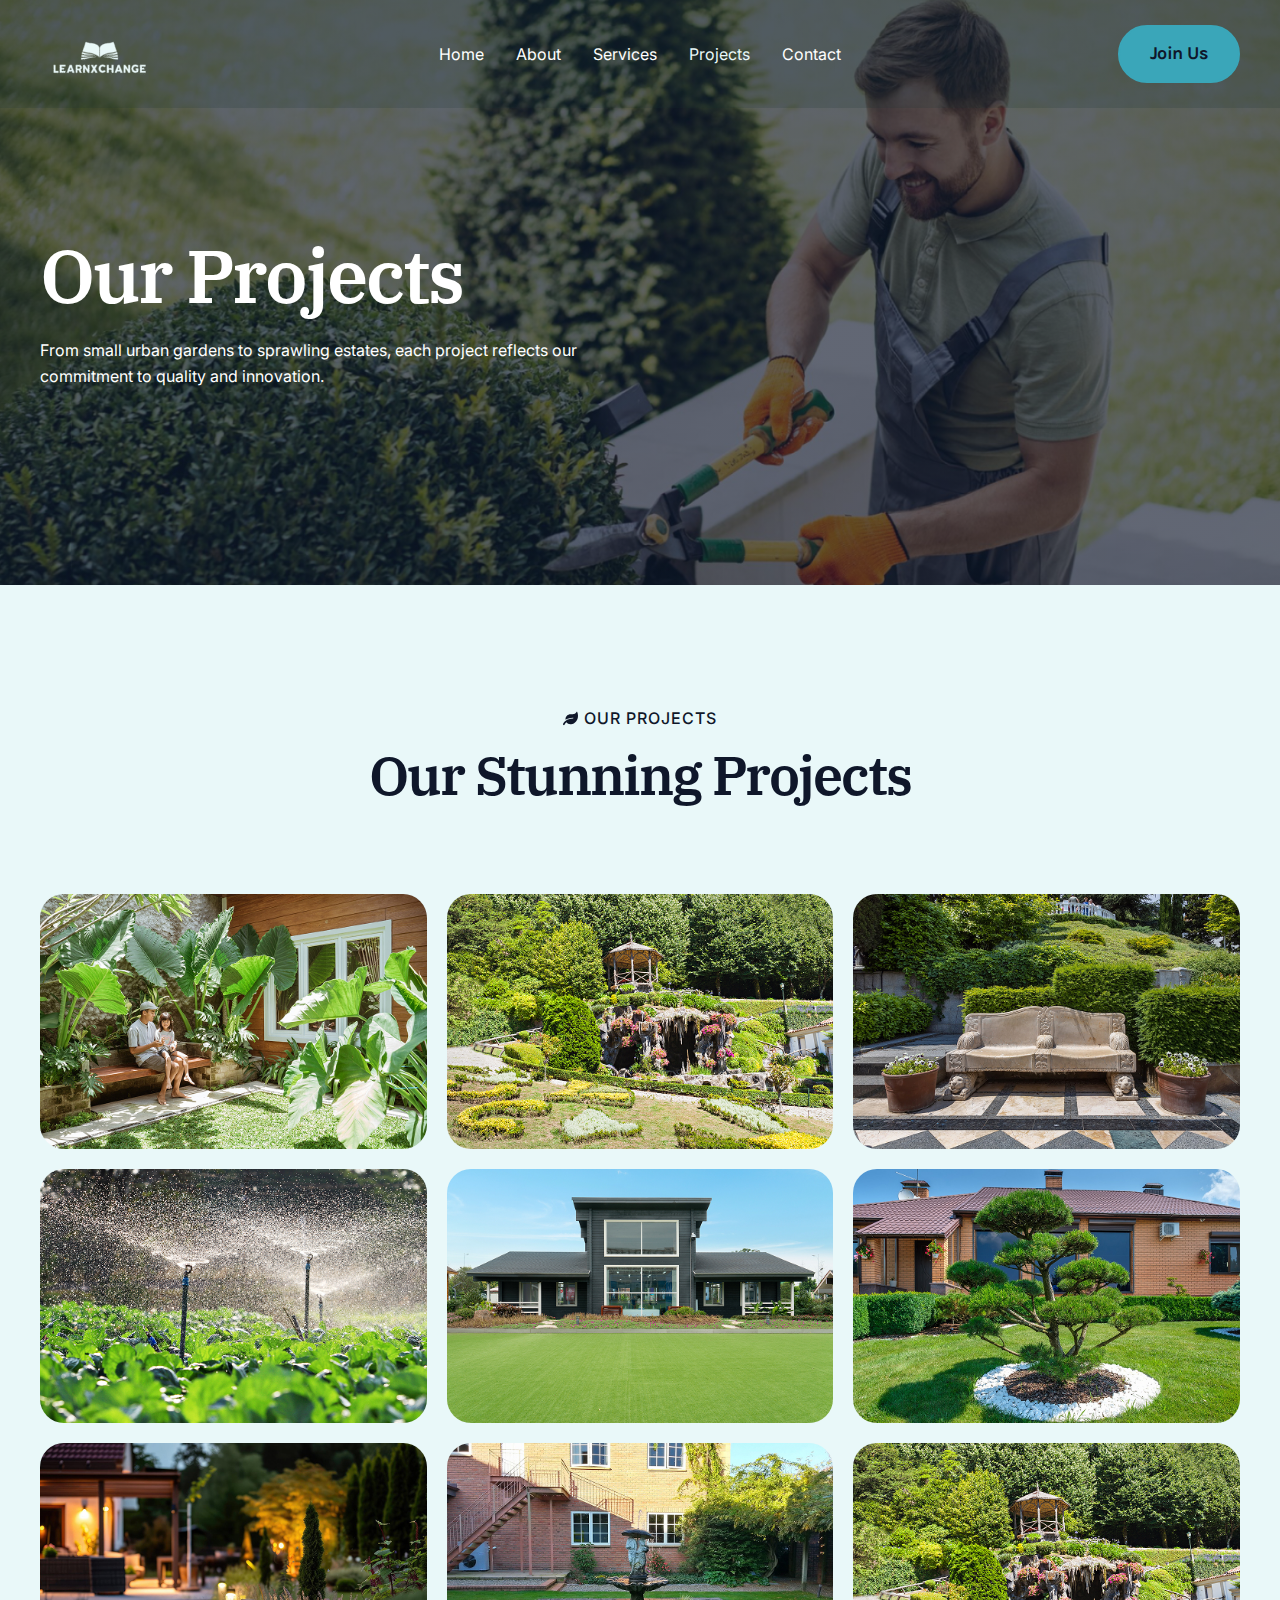
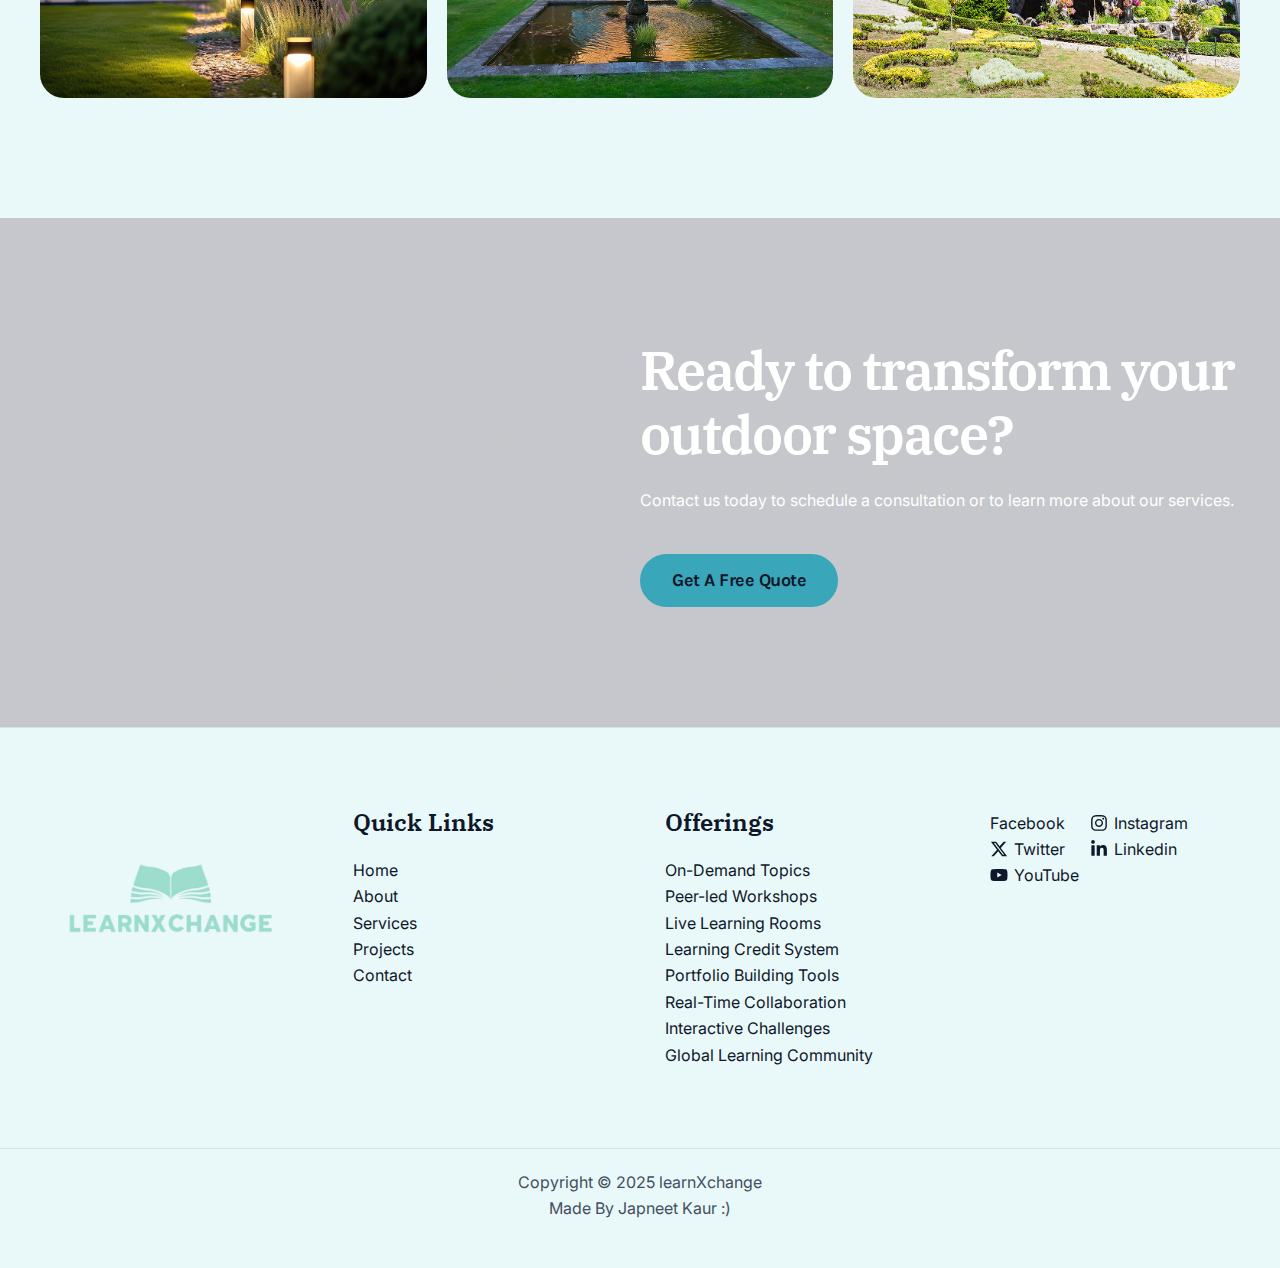
<file: projects/index.html>
<!DOCTYPE html>
<html lang="en-US">
<head>
<meta charset="UTF-8">
<meta name="viewport" content="width=device-width, initial-scale=1">
	<link rel="profile" href="https://gmpg.org/xfn/11"> 
	<title>Projects &ndash; learnXchange</title>
<meta name="robots" content="max-image-preview:large">
	<style>img:is([sizes="auto" i], [sizes^="auto," i]) { contain-intrinsic-size: 3000px 1500px }</style>
	<link rel="dns-prefetch" href="//fonts.googleapis.com">
<link rel="alternate" type="application/rss+xml" title="learnXchange &raquo; Feed" href="/feed/">
<link rel="alternate" type="application/rss+xml" title="learnXchange &raquo; Comments Feed" href="/comments/feed/">
<script>
window._wpemojiSettings = {"baseUrl":"https:\/\/s.w.org\/images\/core\/emoji\/16.0.1\/72x72\/","ext":".png","svgUrl":"https:\/\/s.w.org\/images\/core\/emoji\/16.0.1\/svg\/","svgExt":".svg","source":{"concatemoji":"\/wp-includes\/js\/wp-emoji-release.min.js?ver=6.8.2"}};
/*! This file is auto-generated */
!function(s,n){var o,i,e;function c(e){try{var t={supportTests:e,timestamp:(new Date).valueOf()};sessionStorage.setItem(o,JSON.stringify(t))}catch(e){}}function p(e,t,n){e.clearRect(0,0,e.canvas.width,e.canvas.height),e.fillText(t,0,0);var t=new Uint32Array(e.getImageData(0,0,e.canvas.width,e.canvas.height).data),a=(e.clearRect(0,0,e.canvas.width,e.canvas.height),e.fillText(n,0,0),new Uint32Array(e.getImageData(0,0,e.canvas.width,e.canvas.height).data));return t.every(function(e,t){return e===a[t]})}function u(e,t){e.clearRect(0,0,e.canvas.width,e.canvas.height),e.fillText(t,0,0);for(var n=e.getImageData(16,16,1,1),a=0;a<n.data.length;a++)if(0!==n.data[a])return!1;return!0}function f(e,t,n,a){switch(t){case"flag":return n(e,"\ud83c\udff3\ufe0f\u200d\u26a7\ufe0f","\ud83c\udff3\ufe0f\u200b\u26a7\ufe0f")?!1:!n(e,"\ud83c\udde8\ud83c\uddf6","\ud83c\udde8\u200b\ud83c\uddf6")&&!n(e,"\ud83c\udff4\udb40\udc67\udb40\udc62\udb40\udc65\udb40\udc6e\udb40\udc67\udb40\udc7f","\ud83c\udff4\u200b\udb40\udc67\u200b\udb40\udc62\u200b\udb40\udc65\u200b\udb40\udc6e\u200b\udb40\udc67\u200b\udb40\udc7f");case"emoji":return!a(e,"\ud83e\udedf")}return!1}function g(e,t,n,a){var r="undefined"!=typeof WorkerGlobalScope&&self instanceof WorkerGlobalScope?new OffscreenCanvas(300,150):s.createElement("canvas"),o=r.getContext("2d",{willReadFrequently:!0}),i=(o.textBaseline="top",o.font="600 32px Arial",{});return e.forEach(function(e){i[e]=t(o,e,n,a)}),i}function t(e){var t=s.createElement("script");t.src=e,t.defer=!0,s.head.appendChild(t)}"undefined"!=typeof Promise&&(o="wpEmojiSettingsSupports",i=["flag","emoji"],n.supports={everything:!0,everythingExceptFlag:!0},e=new Promise(function(e){s.addEventListener("DOMContentLoaded",e,{once:!0})}),new Promise(function(t){var n=function(){try{var e=JSON.parse(sessionStorage.getItem(o));if("object"==typeof e&&"number"==typeof e.timestamp&&(new Date).valueOf()<e.timestamp+604800&&"object"==typeof e.supportTests)return e.supportTests}catch(e){}return null}();if(!n){if("undefined"!=typeof Worker&&"undefined"!=typeof OffscreenCanvas&&"undefined"!=typeof URL&&URL.createObjectURL&&"undefined"!=typeof Blob)try{var e="postMessage("+g.toString()+"("+[JSON.stringify(i),f.toString(),p.toString(),u.toString()].join(",")+"));",a=new Blob([e],{type:"text/javascript"}),r=new Worker(URL.createObjectURL(a),{name:"wpTestEmojiSupports"});return void(r.onmessage=function(e){c(n=e.data),r.terminate(),t(n)})}catch(e){}c(n=g(i,f,p,u))}t(n)}).then(function(e){for(var t in e)n.supports[t]=e[t],n.supports.everything=n.supports.everything&&n.supports[t],"flag"!==t&&(n.supports.everythingExceptFlag=n.supports.everythingExceptFlag&&n.supports[t]);n.supports.everythingExceptFlag=n.supports.everythingExceptFlag&&!n.supports.flag,n.DOMReady=!1,n.readyCallback=function(){n.DOMReady=!0}}).then(function(){return e}).then(function(){var e;n.supports.everything||(n.readyCallback(),(e=n.source||{}).concatemoji?t(e.concatemoji):e.wpemoji&&e.twemoji&&(t(e.twemoji),t(e.wpemoji)))}))}((window,document),window._wpemojiSettings);
</script>
<link rel="stylesheet" id="astra-theme-css-css" href="/wp-content/themes/astra/assets/css/minified/main.min.css?ver=4.11.5" media="all">
<style id="astra-theme-css-inline-css">
:root{--ast-post-nav-space:0;--ast-container-default-xlg-padding:2.5em;--ast-container-default-lg-padding:2.5em;--ast-container-default-slg-padding:2em;--ast-container-default-md-padding:2.5em;--ast-container-default-sm-padding:2.5em;--ast-container-default-xs-padding:2.4em;--ast-container-default-xxs-padding:1.8em;--ast-code-block-background:#ECEFF3;--ast-comment-inputs-background:#F9FAFB;--ast-normal-container-width:1200px;--ast-narrow-container-width:750px;--ast-blog-title-font-weight:600;--ast-blog-meta-weight:600;--ast-global-color-primary:var(--ast-global-color-5);--ast-global-color-secondary:var(--ast-global-color-4);--ast-global-color-alternate-background:var(--ast-global-color-7);--ast-global-color-subtle-background:var(--ast-global-color-6);--ast-bg-style-guide:#F8FAFC;--ast-shadow-style-guide:0px 0px 4px 0 #00000057;--ast-global-dark-bg-style:#fff;--ast-global-dark-lfs:#fbfbfb;--ast-widget-bg-color:#fafafa;--ast-wc-container-head-bg-color:#fbfbfb;--ast-title-layout-bg:#eeeeee;--ast-search-border-color:#e7e7e7;--ast-lifter-hover-bg:#e6e6e6;--ast-gallery-block-color:#000;--srfm-color-input-label:var(--ast-global-color-2);}html{font-size:100%;}a{color:var(--ast-global-color-0);}a:hover,a:focus{color:var(--ast-global-color-1);}body,button,input,select,textarea,.ast-button,.ast-custom-button{font-family:'Inter',sans-serif;font-weight:400;font-size:16px;font-size:1rem;line-height:var(--ast-body-line-height,1.65);}blockquote{color:var(--ast-global-color-3);}h1,.entry-content h1,h2,.entry-content h2,h3,.entry-content h3,h4,.entry-content h4,h5,.entry-content h5,h6,.entry-content h6,.site-title,.site-title a{font-family:'IBM Plex Serif',serif;font-weight:600;}.ast-site-identity .site-title a{color:var(--ast-global-color-2);}.site-title{font-size:26px;font-size:1.625rem;display:none;}header .custom-logo-link img{max-width:120px;width:120px;}.astra-logo-svg{width:120px;}.site-header .site-description{font-size:15px;font-size:0.9375rem;display:none;}.entry-title{font-size:20px;font-size:1.25rem;}.ast-blog-single-element.ast-taxonomy-container a{font-size:14px;font-size:0.875rem;}.ast-blog-meta-container{font-size:13px;font-size:0.8125rem;}.archive .ast-article-post .ast-article-inner,.blog .ast-article-post .ast-article-inner,.archive .ast-article-post .ast-article-inner:hover,.blog .ast-article-post .ast-article-inner:hover{border-top-left-radius:6px;border-top-right-radius:6px;border-bottom-right-radius:6px;border-bottom-left-radius:6px;overflow:hidden;}h1,.entry-content h1{font-size:74px;font-size:4.625rem;font-weight:600;font-family:'IBM Plex Serif',serif;line-height:1.1em;letter-spacing:-2px;}h2,.entry-content h2{font-size:54px;font-size:3.375rem;font-weight:600;font-family:'IBM Plex Serif',serif;line-height:1.2em;letter-spacing:-2px;}h3,.entry-content h3{font-size:42px;font-size:2.625rem;font-weight:600;font-family:'IBM Plex Serif',serif;line-height:1.3em;}h4,.entry-content h4{font-size:32px;font-size:2rem;line-height:1.2em;font-weight:600;font-family:'IBM Plex Serif',serif;}h5,.entry-content h5{font-size:24px;font-size:1.5rem;line-height:1.2em;font-weight:600;font-family:'IBM Plex Serif',serif;}h6,.entry-content h6{font-size:18px;font-size:1.125rem;line-height:1.25em;font-weight:600;font-family:'IBM Plex Serif',serif;}::selection{background-color:var(--ast-global-color-0);color:#000000;}body,h1,.entry-title a,.entry-content h1,h2,.entry-content h2,h3,.entry-content h3,h4,.entry-content h4,h5,.entry-content h5,h6,.entry-content h6{color:var(--ast-global-color-3);}.tagcloud a:hover,.tagcloud a:focus,.tagcloud a.current-item{color:#000000;border-color:var(--ast-global-color-0);background-color:var(--ast-global-color-0);}input:focus,input[type="text"]:focus,input[type="email"]:focus,input[type="url"]:focus,input[type="password"]:focus,input[type="reset"]:focus,input[type="search"]:focus,textarea:focus{border-color:var(--ast-global-color-0);}input[type="radio"]:checked,input[type=reset],input[type="checkbox"]:checked,input[type="checkbox"]:hover:checked,input[type="checkbox"]:focus:checked,input[type=range]::-webkit-slider-thumb{border-color:var(--ast-global-color-0);background-color:var(--ast-global-color-0);box-shadow:none;}.site-footer a:hover + .post-count,.site-footer a:focus + .post-count{background:var(--ast-global-color-0);border-color:var(--ast-global-color-0);}.single .nav-links .nav-previous,.single .nav-links .nav-next{color:var(--ast-global-color-0);}.entry-meta,.entry-meta *{line-height:1.45;color:var(--ast-global-color-0);font-weight:600;}.entry-meta a:not(.ast-button):hover,.entry-meta a:not(.ast-button):hover *,.entry-meta a:not(.ast-button):focus,.entry-meta a:not(.ast-button):focus *,.page-links > .page-link,.page-links .page-link:hover,.post-navigation a:hover{color:var(--ast-global-color-1);}#cat option,.secondary .calendar_wrap thead a,.secondary .calendar_wrap thead a:visited{color:var(--ast-global-color-0);}.secondary .calendar_wrap #today,.ast-progress-val span{background:var(--ast-global-color-0);}.secondary a:hover + .post-count,.secondary a:focus + .post-count{background:var(--ast-global-color-0);border-color:var(--ast-global-color-0);}.calendar_wrap #today > a{color:#000000;}.page-links .page-link,.single .post-navigation a{color:var(--ast-global-color-3);}.ast-search-menu-icon .search-form button.search-submit{padding:0 4px;}.ast-search-menu-icon form.search-form{padding-right:0;}.ast-search-menu-icon.slide-search input.search-field{width:0;}.ast-header-search .ast-search-menu-icon.ast-dropdown-active .search-form,.ast-header-search .ast-search-menu-icon.ast-dropdown-active .search-field:focus{transition:all 0.2s;}.search-form input.search-field:focus{outline:none;}.ast-search-menu-icon .search-form button.search-submit:focus,.ast-theme-transparent-header .ast-header-search .ast-dropdown-active .ast-icon,.ast-theme-transparent-header .ast-inline-search .search-field:focus .ast-icon{color:var(--ast-global-color-1);}.ast-header-search .slide-search .search-form{border:2px solid var(--ast-global-color-0);}.ast-header-search .slide-search .search-field{background-color:(--ast-global-dark-bg-style);}.ast-archive-title{color:var(--ast-global-color-2);}.widget-title{font-size:22px;font-size:1.375rem;color:var(--ast-global-color-2);}.ast-single-post .entry-content a,.ast-comment-content a:not(.ast-comment-edit-reply-wrap a){text-decoration:underline;}.ast-single-post .elementor-widget-button .elementor-button,.ast-single-post .entry-content .uagb-tab a,.ast-single-post .entry-content .uagb-ifb-cta a,.ast-single-post .entry-content .uabb-module-content a,.ast-single-post .entry-content .uagb-post-grid a,.ast-single-post .entry-content .uagb-timeline a,.ast-single-post .entry-content .uagb-toc__wrap a,.ast-single-post .entry-content .uagb-taxomony-box a,.ast-single-post .entry-content .woocommerce a,.entry-content .wp-block-latest-posts > li > a,.ast-single-post .entry-content .wp-block-file__button,a.ast-post-filter-single,.ast-single-post .ast-comment-content .comment-reply-link,.ast-single-post .ast-comment-content .comment-edit-link{text-decoration:none;}.ast-search-menu-icon.slide-search a:focus-visible:focus-visible,.astra-search-icon:focus-visible,#close:focus-visible,a:focus-visible,.ast-menu-toggle:focus-visible,.site .skip-link:focus-visible,.wp-block-loginout input:focus-visible,.wp-block-search.wp-block-search__button-inside .wp-block-search__inside-wrapper,.ast-header-navigation-arrow:focus-visible,.woocommerce .wc-proceed-to-checkout > .checkout-button:focus-visible,.woocommerce .woocommerce-MyAccount-navigation ul li a:focus-visible,.ast-orders-table__row .ast-orders-table__cell:focus-visible,.woocommerce .woocommerce-order-details .order-again > .button:focus-visible,.woocommerce .woocommerce-message a.button.wc-forward:focus-visible,.woocommerce #minus_qty:focus-visible,.woocommerce #plus_qty:focus-visible,a#ast-apply-coupon:focus-visible,.woocommerce .woocommerce-info a:focus-visible,.woocommerce .astra-shop-summary-wrap a:focus-visible,.woocommerce a.wc-forward:focus-visible,#ast-apply-coupon:focus-visible,.woocommerce-js .woocommerce-mini-cart-item a.remove:focus-visible,#close:focus-visible,.button.search-submit:focus-visible,#search_submit:focus,.normal-search:focus-visible,.ast-header-account-wrap:focus-visible,.woocommerce .ast-on-card-button.ast-quick-view-trigger:focus,.astra-cart-drawer-close:focus,.ast-single-variation:focus,.ast-woocommerce-product-gallery__image:focus,.ast-button:focus{outline-style:dotted;outline-color:inherit;outline-width:thin;}input:focus,input[type="text"]:focus,input[type="email"]:focus,input[type="url"]:focus,input[type="password"]:focus,input[type="reset"]:focus,input[type="search"]:focus,input[type="number"]:focus,textarea:focus,.wp-block-search__input:focus,[data-section="section-header-mobile-trigger"] .ast-button-wrap .ast-mobile-menu-trigger-minimal:focus,.ast-mobile-popup-drawer.active .menu-toggle-close:focus,.woocommerce-ordering select.orderby:focus,#ast-scroll-top:focus,#coupon_code:focus,.woocommerce-page #comment:focus,.woocommerce #reviews #respond input#submit:focus,.woocommerce a.add_to_cart_button:focus,.woocommerce .button.single_add_to_cart_button:focus,.woocommerce .woocommerce-cart-form button:focus,.woocommerce .woocommerce-cart-form__cart-item .quantity .qty:focus,.woocommerce .woocommerce-billing-fields .woocommerce-billing-fields__field-wrapper .woocommerce-input-wrapper > .input-text:focus,.woocommerce #order_comments:focus,.woocommerce #place_order:focus,.woocommerce .woocommerce-address-fields .woocommerce-address-fields__field-wrapper .woocommerce-input-wrapper > .input-text:focus,.woocommerce .woocommerce-MyAccount-content form button:focus,.woocommerce .woocommerce-MyAccount-content .woocommerce-EditAccountForm .woocommerce-form-row .woocommerce-Input.input-text:focus,.woocommerce .ast-woocommerce-container .woocommerce-pagination ul.page-numbers li a:focus,body #content .woocommerce form .form-row .select2-container--default .select2-selection--single:focus,#ast-coupon-code:focus,.woocommerce.woocommerce-js .quantity input[type=number]:focus,.woocommerce-js .woocommerce-mini-cart-item .quantity input[type=number]:focus,.woocommerce p#ast-coupon-trigger:focus{border-style:dotted;border-color:inherit;border-width:thin;}input{outline:none;}.ast-logo-title-inline .site-logo-img{padding-right:1em;}.site-logo-img img{ transition:all 0.2s linear;}.site-logo-img .transparent-custom-logo img,.ast-theme-transparent-header .site-logo-img img{filter:url(#ast-img-color-filter-2);}body .ast-oembed-container *{position:absolute;top:0;width:100%;height:100%;left:0;}body .wp-block-embed-pocket-casts .ast-oembed-container *{position:unset;}.ast-single-post-featured-section + article {margin-top: 2em;}.site-content .ast-single-post-featured-section img {width: 100%;overflow: hidden;object-fit: cover;}.ast-separate-container .site-content .ast-single-post-featured-section + article {margin-top: -80px;z-index: 9;position: relative;border-radius: 4px;}@media (min-width: 922px) {.ast-no-sidebar .site-content .ast-article-image-container--wide {margin-left: -120px;margin-right: -120px;max-width: unset;width: unset;}.ast-left-sidebar .site-content .ast-article-image-container--wide,.ast-right-sidebar .site-content .ast-article-image-container--wide {margin-left: -10px;margin-right: -10px;}.site-content .ast-article-image-container--full {margin-left: calc( -50vw + 50%);margin-right: calc( -50vw + 50%);max-width: 100vw;width: 100vw;}.ast-left-sidebar .site-content .ast-article-image-container--full,.ast-right-sidebar .site-content .ast-article-image-container--full {margin-left: -10px;margin-right: -10px;max-width: inherit;width: auto;}}.site > .ast-single-related-posts-container {margin-top: 0;}@media (min-width: 922px) {.ast-desktop .ast-container--narrow {max-width: var(--ast-narrow-container-width);margin: 0 auto;}}.ast-page-builder-template .hentry {margin: 0;}.ast-page-builder-template .site-content > .ast-container {max-width: 100%;padding: 0;}.ast-page-builder-template .site .site-content #primary {padding: 0;margin: 0;}.ast-page-builder-template .no-results {text-align: center;margin: 4em auto;}.ast-page-builder-template .ast-pagination {padding: 2em;}.ast-page-builder-template .entry-header.ast-no-title.ast-no-thumbnail {margin-top: 0;}.ast-page-builder-template .entry-header.ast-header-without-markup {margin-top: 0;margin-bottom: 0;}.ast-page-builder-template .entry-header.ast-no-title.ast-no-meta {margin-bottom: 0;}.ast-page-builder-template.single .post-navigation {padding-bottom: 2em;}.ast-page-builder-template.single-post .site-content > .ast-container {max-width: 100%;}.ast-page-builder-template .entry-header {margin-top: 2em;margin-left: auto;margin-right: auto;}.ast-page-builder-template .ast-archive-description {margin: 2em auto 0;padding-left: 20px;padding-right: 20px;}.ast-page-builder-template .ast-row {margin-left: 0;margin-right: 0;}.single.ast-page-builder-template .entry-header + .entry-content,.single.ast-page-builder-template .ast-single-entry-banner + .site-content article .entry-content {margin-bottom: 2em;}@media(min-width: 921px) {.ast-page-builder-template.archive.ast-right-sidebar .ast-row article,.ast-page-builder-template.archive.ast-left-sidebar .ast-row article {padding-left: 0;padding-right: 0;}}input[type="text"],input[type="number"],input[type="email"],input[type="url"],input[type="password"],input[type="search"],input[type=reset],input[type=tel],input[type=date],select,textarea{font-size:16px;font-style:normal;font-weight:400;line-height:24px;width:100%;padding:12px 16px;border-radius:4px;box-shadow:0px 1px 2px 0px rgba(0,0,0,0.05);color:var(--ast-form-input-text,#475569);}input[type="text"],input[type="number"],input[type="email"],input[type="url"],input[type="password"],input[type="search"],input[type=reset],input[type=tel],input[type=date],select{height:40px;}input[type="date"]{border-width:1px;border-style:solid;border-color:var(--ast-border-color);background:var( --ast-global-color-secondary,--ast-global-color-5 );}input[type="text"]:focus,input[type="number"]:focus,input[type="email"]:focus,input[type="url"]:focus,input[type="password"]:focus,input[type="search"]:focus,input[type=reset]:focus,input[type="tel"]:focus,input[type="date"]:focus,select:focus,textarea:focus{border-color:#046BD2;box-shadow:none;outline:none;color:var(--ast-form-input-focus-text,#475569);}label,legend{color:#111827;font-size:14px;font-style:normal;font-weight:500;line-height:20px;}select{padding:6px 10px;}fieldset{padding:30px;border-radius:4px;}button,.ast-button,.button,input[type="button"],input[type="reset"],input[type="submit"]{border-radius:4px;box-shadow:0px 1px 2px 0px rgba(0,0,0,0.05);}:root{--ast-comment-inputs-background:#FFF;}::placeholder{color:var(--ast-form-field-color,#9CA3AF);}::-ms-input-placeholder{color:var(--ast-form-field-color,#9CA3AF);}@media (max-width:921.9px){#ast-desktop-header{display:none;}}@media (min-width:922px){#ast-mobile-header{display:none;}}.wp-block-buttons.aligncenter{justify-content:center;}@media (max-width:921px){.ast-theme-transparent-header #primary,.ast-theme-transparent-header #secondary{padding:0;}}@media (max-width:921px){.ast-plain-container.ast-no-sidebar #primary{padding:0;}}.ast-plain-container.ast-no-sidebar #primary{margin-top:0;margin-bottom:0;}.wp-block-button.is-style-outline .wp-block-button__link{border-color:var(--ast-global-color-0);border-top-width:2px;border-right-width:2px;border-bottom-width:2px;border-left-width:2px;}div.wp-block-button.is-style-outline > .wp-block-button__link:not(.has-text-color),div.wp-block-button.wp-block-button__link.is-style-outline:not(.has-text-color){color:var(--ast-global-color-0);}.wp-block-button.is-style-outline .wp-block-button__link:hover,.wp-block-buttons .wp-block-button.is-style-outline .wp-block-button__link:focus,.wp-block-buttons .wp-block-button.is-style-outline > .wp-block-button__link:not(.has-text-color):hover,.wp-block-buttons .wp-block-button.wp-block-button__link.is-style-outline:not(.has-text-color):hover{color:var(--ast-global-color-2);background-color:var(--ast-global-color-1);border-color:var(--ast-global-color-1);}.post-page-numbers.current .page-link,.ast-pagination .page-numbers.current{color:#000000;border-color:var(--ast-global-color-0);background-color:var(--ast-global-color-0);}.wp-block-button.is-style-outline .wp-block-button__link{border-top-width:2px;border-right-width:2px;border-bottom-width:2px;border-left-width:2px;}.wp-block-buttons .wp-block-button.is-style-outline .wp-block-button__link.wp-element-button,.ast-outline-button,.wp-block-uagb-buttons-child .uagb-buttons-repeater.ast-outline-button{border-color:var(--ast-global-color-0);border-top-width:2px;border-right-width:2px;border-bottom-width:2px;border-left-width:2px;font-family:inherit;font-weight:500;font-size:16px;font-size:1rem;line-height:1em;padding-top:13px;padding-right:30px;padding-bottom:13px;padding-left:30px;}.wp-block-buttons .wp-block-button.is-style-outline > .wp-block-button__link:not(.has-text-color),.wp-block-buttons .wp-block-button.wp-block-button__link.is-style-outline:not(.has-text-color),.ast-outline-button{color:var(--ast-global-color-0);}.wp-block-button.is-style-outline .wp-block-button__link:hover,.wp-block-buttons .wp-block-button.is-style-outline .wp-block-button__link:focus,.wp-block-buttons .wp-block-button.is-style-outline > .wp-block-button__link:not(.has-text-color):hover,.wp-block-buttons .wp-block-button.wp-block-button__link.is-style-outline:not(.has-text-color):hover,.ast-outline-button:hover,.ast-outline-button:focus,.wp-block-uagb-buttons-child .uagb-buttons-repeater.ast-outline-button:hover,.wp-block-uagb-buttons-child .uagb-buttons-repeater.ast-outline-button:focus{color:var(--ast-global-color-2);background-color:var(--ast-global-color-1);border-color:var(--ast-global-color-1);}.ast-single-post .entry-content a.ast-outline-button,.ast-single-post .entry-content .is-style-outline>.wp-block-button__link{text-decoration:none;}.wp-block-button .wp-block-button__link.wp-element-button.is-style-outline:not(.has-background),.wp-block-button.is-style-outline>.wp-block-button__link.wp-element-button:not(.has-background),.ast-outline-button{background-color:transparent;}.uagb-buttons-repeater.ast-outline-button{border-radius:9999px;}@media (max-width:921px){.wp-block-buttons .wp-block-button.is-style-outline .wp-block-button__link.wp-element-button,.ast-outline-button,.wp-block-uagb-buttons-child .uagb-buttons-repeater.ast-outline-button{padding-top:12px;padding-right:28px;padding-bottom:12px;padding-left:28px;}}@media (max-width:544px){.wp-block-buttons .wp-block-button.is-style-outline .wp-block-button__link.wp-element-button,.ast-outline-button,.wp-block-uagb-buttons-child .uagb-buttons-repeater.ast-outline-button{padding-top:10px;padding-right:24px;padding-bottom:10px;padding-left:24px;}}.entry-content[data-ast-blocks-layout] > figure{margin-bottom:1em;}h1.widget-title{font-weight:600;}h2.widget-title{font-weight:600;}h3.widget-title{font-weight:600;}#page{display:flex;flex-direction:column;min-height:100vh;}.ast-404-layout-1 h1.page-title{color:var(--ast-global-color-2);}.single .post-navigation a{line-height:1em;height:inherit;}.error-404 .page-sub-title{font-size:1.5rem;font-weight:inherit;}.search .site-content .content-area .search-form{margin-bottom:0;}#page .site-content{flex-grow:1;}.widget{margin-bottom:1.25em;}#secondary li{line-height:1.5em;}#secondary .wp-block-group h2{margin-bottom:0.7em;}#secondary h2{font-size:1.7rem;}.ast-separate-container .ast-article-post,.ast-separate-container .ast-article-single,.ast-separate-container .comment-respond{padding:3em;}.ast-separate-container .ast-article-single .ast-article-single{padding:0;}.ast-article-single .wp-block-post-template-is-layout-grid{padding-left:0;}.ast-separate-container .comments-title,.ast-narrow-container .comments-title{padding:1.5em 2em;}.ast-page-builder-template .comment-form-textarea,.ast-comment-formwrap .ast-grid-common-col{padding:0;}.ast-comment-formwrap{padding:0;display:inline-flex;column-gap:20px;width:100%;margin-left:0;margin-right:0;}.comments-area textarea#comment:focus,.comments-area textarea#comment:active,.comments-area .ast-comment-formwrap input[type="text"]:focus,.comments-area .ast-comment-formwrap input[type="text"]:active {box-shadow:none;outline:none;}.archive.ast-page-builder-template .entry-header{margin-top:2em;}.ast-page-builder-template .ast-comment-formwrap{width:100%;}.entry-title{margin-bottom:0.6em;}.ast-archive-description p{font-size:inherit;font-weight:inherit;line-height:inherit;}.ast-separate-container .ast-comment-list li.depth-1,.hentry{margin-bottom:1.5em;}.site-content section.ast-archive-description{margin-bottom:2em;}@media (min-width:921px){.ast-left-sidebar.ast-page-builder-template #secondary,.archive.ast-right-sidebar.ast-page-builder-template .site-main{padding-left:20px;padding-right:20px;}}@media (max-width:544px){.ast-comment-formwrap.ast-row{column-gap:10px;display:inline-block;}#ast-commentform .ast-grid-common-col{position:relative;width:100%;}}@media (min-width:1201px){.ast-separate-container .ast-article-post,.ast-separate-container .ast-article-single,.ast-separate-container .ast-author-box,.ast-separate-container .ast-404-layout-1,.ast-separate-container .no-results{padding:3em;}}@media (max-width:921px){.ast-separate-container #primary,.ast-separate-container #secondary{padding:1.5em 0;}#primary,#secondary{padding:1.5em 0;margin:0;}.ast-left-sidebar #content > .ast-container{display:flex;flex-direction:column-reverse;width:100%;}}@media (min-width:922px){.ast-separate-container.ast-right-sidebar #primary,.ast-separate-container.ast-left-sidebar #primary{border:0;}.search-no-results.ast-separate-container #primary{margin-bottom:4em;}}.elementor-widget-button .elementor-button{border-style:solid;text-decoration:none;border-top-width:2px;border-right-width:2px;border-left-width:2px;border-bottom-width:2px;}.elementor-button.elementor-size-sm,.elementor-button.elementor-size-xs,.elementor-button.elementor-size-md,.elementor-button.elementor-size-lg,.elementor-button.elementor-size-xl,.elementor-button{border-top-left-radius:50px;border-top-right-radius:50px;border-bottom-right-radius:50px;border-bottom-left-radius:50px;padding-top:13px;padding-right:30px;padding-bottom:13px;padding-left:30px;}@media (max-width:921px){.elementor-widget-button .elementor-button.elementor-size-sm,.elementor-widget-button .elementor-button.elementor-size-xs,.elementor-widget-button .elementor-button.elementor-size-md,.elementor-widget-button .elementor-button.elementor-size-lg,.elementor-widget-button .elementor-button.elementor-size-xl,.elementor-widget-button .elementor-button{padding-top:14px;padding-right:28px;padding-bottom:14px;padding-left:28px;}}@media (max-width:544px){.elementor-widget-button .elementor-button.elementor-size-sm,.elementor-widget-button .elementor-button.elementor-size-xs,.elementor-widget-button .elementor-button.elementor-size-md,.elementor-widget-button .elementor-button.elementor-size-lg,.elementor-widget-button .elementor-button.elementor-size-xl,.elementor-widget-button .elementor-button{padding-top:12px;padding-right:24px;padding-bottom:12px;padding-left:24px;}}.elementor-widget-button .elementor-button{border-color:var(--ast-global-color-0);background-color:var(--ast-global-color-0);}.elementor-widget-button .elementor-button:hover,.elementor-widget-button .elementor-button:focus{color:var(--ast-global-color-2);background-color:var(--ast-global-color-1);border-color:var(--ast-global-color-1);}.wp-block-button .wp-block-button__link ,.elementor-widget-button .elementor-button,.elementor-widget-button .elementor-button:visited{color:var(--ast-global-color-2);}.elementor-widget-button .elementor-button{font-family:'Karla',sans-serif;font-weight:700;font-size:18px;font-size:1.125rem;line-height:1.3em;letter-spacing:-0.5px;}body .elementor-button.elementor-size-sm,body .elementor-button.elementor-size-xs,body .elementor-button.elementor-size-md,body .elementor-button.elementor-size-lg,body .elementor-button.elementor-size-xl,body .elementor-button{font-size:18px;font-size:1.125rem;}.wp-block-button .wp-block-button__link:hover,.wp-block-button .wp-block-button__link:focus{color:var(--ast-global-color-2);background-color:var(--ast-global-color-1);border-color:var(--ast-global-color-1);}.elementor-widget-heading h1.elementor-heading-title{line-height:1.1em;}.elementor-widget-heading h2.elementor-heading-title{line-height:1.2em;}.elementor-widget-heading h3.elementor-heading-title{line-height:1.3em;}.elementor-widget-heading h4.elementor-heading-title{line-height:1.2em;}.elementor-widget-heading h5.elementor-heading-title{line-height:1.2em;}.elementor-widget-heading h6.elementor-heading-title{line-height:1.25em;}.wp-block-button .wp-block-button__link,.wp-block-search .wp-block-search__button,body .wp-block-file .wp-block-file__button{border-style:solid;border-top-width:2px;border-right-width:2px;border-left-width:2px;border-bottom-width:2px;border-color:var(--ast-global-color-0);background-color:var(--ast-global-color-0);color:var(--ast-global-color-2);font-family:'Karla',sans-serif;font-weight:700;line-height:1.3em;letter-spacing:-0.5px;font-size:18px;font-size:1.125rem;border-top-left-radius:50px;border-top-right-radius:50px;border-bottom-right-radius:50px;border-bottom-left-radius:50px;padding-top:13px;padding-right:30px;padding-bottom:13px;padding-left:30px;}.ast-single-post .entry-content .wp-block-button .wp-block-button__link,.ast-single-post .entry-content .wp-block-search .wp-block-search__button,body .entry-content .wp-block-file .wp-block-file__button{text-decoration:none;}@media (max-width:921px){.wp-block-button .wp-block-button__link,.wp-block-search .wp-block-search__button,body .wp-block-file .wp-block-file__button{padding-top:14px;padding-right:28px;padding-bottom:14px;padding-left:28px;}}@media (max-width:544px){.wp-block-button .wp-block-button__link,.wp-block-search .wp-block-search__button,body .wp-block-file .wp-block-file__button{padding-top:12px;padding-right:24px;padding-bottom:12px;padding-left:24px;}}.menu-toggle,button,.ast-button,.ast-custom-button,.button,input#submit,input[type="button"],input[type="submit"],input[type="reset"],#comments .submit,.search .search-submit,form[CLASS*="wp-block-search__"].wp-block-search .wp-block-search__inside-wrapper .wp-block-search__button,body .wp-block-file .wp-block-file__button,.search .search-submit,.woocommerce-js a.button,.woocommerce button.button,.woocommerce .woocommerce-message a.button,.woocommerce #respond input#submit.alt,.woocommerce input.button.alt,.woocommerce input.button,.woocommerce input.button:disabled,.woocommerce input.button:disabled[disabled],.woocommerce input.button:disabled:hover,.woocommerce input.button:disabled[disabled]:hover,.woocommerce #respond input#submit,.woocommerce button.button.alt.disabled,.wc-block-grid__products .wc-block-grid__product .wp-block-button__link,.wc-block-grid__product-onsale,[CLASS*="wc-block"] button,.woocommerce-js .astra-cart-drawer .astra-cart-drawer-content .woocommerce-mini-cart__buttons .button:not(.checkout):not(.ast-continue-shopping),.woocommerce-js .astra-cart-drawer .astra-cart-drawer-content .woocommerce-mini-cart__buttons a.checkout,.woocommerce button.button.alt.disabled.wc-variation-selection-needed,[CLASS*="wc-block"] .wc-block-components-button{border-style:solid;border-top-width:2px;border-right-width:2px;border-left-width:2px;border-bottom-width:2px;color:var(--ast-global-color-2);border-color:var(--ast-global-color-0);background-color:var(--ast-global-color-0);padding-top:13px;padding-right:30px;padding-bottom:13px;padding-left:30px;font-family:'Karla',sans-serif;font-weight:700;font-size:18px;font-size:1.125rem;line-height:1.3em;letter-spacing:-0.5px;border-top-left-radius:50px;border-top-right-radius:50px;border-bottom-right-radius:50px;border-bottom-left-radius:50px;}button:focus,.menu-toggle:hover,button:hover,.ast-button:hover,.ast-custom-button:hover .button:hover,.ast-custom-button:hover ,input[type=reset]:hover,input[type=reset]:focus,input#submit:hover,input#submit:focus,input[type="button"]:hover,input[type="button"]:focus,input[type="submit"]:hover,input[type="submit"]:focus,form[CLASS*="wp-block-search__"].wp-block-search .wp-block-search__inside-wrapper .wp-block-search__button:hover,form[CLASS*="wp-block-search__"].wp-block-search .wp-block-search__inside-wrapper .wp-block-search__button:focus,body .wp-block-file .wp-block-file__button:hover,body .wp-block-file .wp-block-file__button:focus,.woocommerce-js a.button:hover,.woocommerce button.button:hover,.woocommerce .woocommerce-message a.button:hover,.woocommerce #respond input#submit:hover,.woocommerce #respond input#submit.alt:hover,.woocommerce input.button.alt:hover,.woocommerce input.button:hover,.woocommerce button.button.alt.disabled:hover,.wc-block-grid__products .wc-block-grid__product .wp-block-button__link:hover,[CLASS*="wc-block"] button:hover,.woocommerce-js .astra-cart-drawer .astra-cart-drawer-content .woocommerce-mini-cart__buttons .button:not(.checkout):not(.ast-continue-shopping):hover,.woocommerce-js .astra-cart-drawer .astra-cart-drawer-content .woocommerce-mini-cart__buttons a.checkout:hover,.woocommerce button.button.alt.disabled.wc-variation-selection-needed:hover,[CLASS*="wc-block"] .wc-block-components-button:hover,[CLASS*="wc-block"] .wc-block-components-button:focus{color:var(--ast-global-color-2);background-color:var(--ast-global-color-1);border-color:var(--ast-global-color-1);}form[CLASS*="wp-block-search__"].wp-block-search .wp-block-search__inside-wrapper .wp-block-search__button.has-icon{padding-top:calc(13px - 3px);padding-right:calc(30px - 3px);padding-bottom:calc(13px - 3px);padding-left:calc(30px - 3px);}@media (max-width:921px){.menu-toggle,button,.ast-button,.ast-custom-button,.button,input#submit,input[type="button"],input[type="submit"],input[type="reset"],#comments .submit,.search .search-submit,form[CLASS*="wp-block-search__"].wp-block-search .wp-block-search__inside-wrapper .wp-block-search__button,body .wp-block-file .wp-block-file__button,.search .search-submit,.woocommerce-js a.button,.woocommerce button.button,.woocommerce .woocommerce-message a.button,.woocommerce #respond input#submit.alt,.woocommerce input.button.alt,.woocommerce input.button,.woocommerce input.button:disabled,.woocommerce input.button:disabled[disabled],.woocommerce input.button:disabled:hover,.woocommerce input.button:disabled[disabled]:hover,.woocommerce #respond input#submit,.woocommerce button.button.alt.disabled,.wc-block-grid__products .wc-block-grid__product .wp-block-button__link,.wc-block-grid__product-onsale,[CLASS*="wc-block"] button,.woocommerce-js .astra-cart-drawer .astra-cart-drawer-content .woocommerce-mini-cart__buttons .button:not(.checkout):not(.ast-continue-shopping),.woocommerce-js .astra-cart-drawer .astra-cart-drawer-content .woocommerce-mini-cart__buttons a.checkout,.woocommerce button.button.alt.disabled.wc-variation-selection-needed,[CLASS*="wc-block"] .wc-block-components-button{padding-top:14px;padding-right:28px;padding-bottom:14px;padding-left:28px;}}@media (max-width:544px){.menu-toggle,button,.ast-button,.ast-custom-button,.button,input#submit,input[type="button"],input[type="submit"],input[type="reset"],#comments .submit,.search .search-submit,form[CLASS*="wp-block-search__"].wp-block-search .wp-block-search__inside-wrapper .wp-block-search__button,body .wp-block-file .wp-block-file__button,.search .search-submit,.woocommerce-js a.button,.woocommerce button.button,.woocommerce .woocommerce-message a.button,.woocommerce #respond input#submit.alt,.woocommerce input.button.alt,.woocommerce input.button,.woocommerce input.button:disabled,.woocommerce input.button:disabled[disabled],.woocommerce input.button:disabled:hover,.woocommerce input.button:disabled[disabled]:hover,.woocommerce #respond input#submit,.woocommerce button.button.alt.disabled,.wc-block-grid__products .wc-block-grid__product .wp-block-button__link,.wc-block-grid__product-onsale,[CLASS*="wc-block"] button,.woocommerce-js .astra-cart-drawer .astra-cart-drawer-content .woocommerce-mini-cart__buttons .button:not(.checkout):not(.ast-continue-shopping),.woocommerce-js .astra-cart-drawer .astra-cart-drawer-content .woocommerce-mini-cart__buttons a.checkout,.woocommerce button.button.alt.disabled.wc-variation-selection-needed,[CLASS*="wc-block"] .wc-block-components-button{padding-top:12px;padding-right:24px;padding-bottom:12px;padding-left:24px;}}@media (max-width:921px){.ast-mobile-header-stack .main-header-bar .ast-search-menu-icon{display:inline-block;}.ast-header-break-point.ast-header-custom-item-outside .ast-mobile-header-stack .main-header-bar .ast-search-icon{margin:0;}.ast-comment-avatar-wrap img{max-width:2.5em;}.ast-comment-meta{padding:0 1.8888em 1.3333em;}}@media (min-width:544px){.ast-container{max-width:100%;}}@media (max-width:544px){.ast-separate-container .ast-article-post,.ast-separate-container .ast-article-single,.ast-separate-container .comments-title,.ast-separate-container .ast-archive-description{padding:1.5em 1em;}.ast-separate-container #content .ast-container{padding-left:0.54em;padding-right:0.54em;}.ast-separate-container .ast-comment-list .bypostauthor{padding:.5em;}.ast-search-menu-icon.ast-dropdown-active .search-field{width:170px;}} #ast-mobile-header .ast-site-header-cart-li a{pointer-events:none;}.ast-separate-container{background-color:var(--ast-global-color-4);background-image:none;}@media (max-width:921px){.site-title{display:none;}.site-header .site-description{display:none;}h1,.entry-content h1{font-size:48px;font-size:3rem;}h2,.entry-content h2{font-size:32px;font-size:2rem;}h3,.entry-content h3{font-size:26px;font-size:1.625rem;}h4,.entry-content h4{font-size:22px;font-size:1.375rem;}h5,.entry-content h5{font-size:20px;font-size:1.25rem;}h6,.entry-content h6{font-size:16px;font-size:1rem;}}@media (max-width:544px){.site-title{display:none;}.site-header .site-description{display:none;}h1,.entry-content h1{font-size:36px;font-size:2.25rem;}h2,.entry-content h2{font-size:28px;font-size:1.75rem;}h3,.entry-content h3{font-size:22px;font-size:1.375rem;}h4,.entry-content h4{font-size:20px;font-size:1.25rem;}h5,.entry-content h5{font-size:18px;font-size:1.125rem;}h6,.entry-content h6{font-size:16px;font-size:1rem;}header .custom-logo-link img,.ast-header-break-point .site-branding img,.ast-header-break-point .custom-logo-link img{max-width:120px;width:120px;}.astra-logo-svg{width:120px;}.ast-header-break-point .site-logo-img .custom-mobile-logo-link img{max-width:120px;}}@media (max-width:921px){html{font-size:91.2%;}}@media (max-width:544px){html{font-size:91.2%;}}@media (min-width:922px){.ast-container{max-width:1240px;}}@media (min-width:922px){.site-content .ast-container{display:flex;}}@media (max-width:921px){.site-content .ast-container{flex-direction:column;}}.entry-content h1,.entry-content h2,.entry-content h3,.entry-content h4,.entry-content h5,.entry-content h6{clear:none;}@media (min-width:922px){.main-header-menu .sub-menu .menu-item.ast-left-align-sub-menu:hover > .sub-menu,.main-header-menu .sub-menu .menu-item.ast-left-align-sub-menu.focus > .sub-menu{margin-left:-0px;}}.ast-theme-transparent-header [CLASS*="ast-header-button-"] .ast-custom-button{color:var(--ast-global-color-2);background:var(--ast-global-color-0);}.ast-theme-transparent-header [CLASS*="ast-header-button-"] .ast-custom-button:hover{color:var(--ast-global-color-2);background:var(--ast-global-color-1);}.ast-theme-transparent-header [data-section="section-header-mobile-trigger"] .ast-button-wrap .ast-mobile-menu-trigger-outline{background:transparent;}.entry-content li > p{margin-bottom:0;}.site .comments-area{padding-bottom:2em;margin-top:2em;}.wp-block-file {display: flex;align-items: center;flex-wrap: wrap;justify-content: space-between;}.wp-block-pullquote {border: none;}.wp-block-pullquote blockquote::before {content: "\201D";font-family: "Helvetica",sans-serif;display: flex;transform: rotate( 180deg );font-size: 6rem;font-style: normal;line-height: 1;font-weight: bold;align-items: center;justify-content: center;}.has-text-align-right > blockquote::before {justify-content: flex-start;}.has-text-align-left > blockquote::before {justify-content: flex-end;}figure.wp-block-pullquote.is-style-solid-color blockquote {max-width: 100%;text-align: inherit;}:root {--wp--custom--ast-default-block-top-padding: 3em;--wp--custom--ast-default-block-right-padding: 3em;--wp--custom--ast-default-block-bottom-padding: 3em;--wp--custom--ast-default-block-left-padding: 3em;--wp--custom--ast-container-width: 1200px;--wp--custom--ast-content-width-size: 1200px;--wp--custom--ast-wide-width-size: calc(1200px + var(--wp--custom--ast-default-block-left-padding) + var(--wp--custom--ast-default-block-right-padding));}.ast-narrow-container {--wp--custom--ast-content-width-size: 750px;--wp--custom--ast-wide-width-size: 750px;}@media(max-width: 921px) {:root {--wp--custom--ast-default-block-top-padding: 3em;--wp--custom--ast-default-block-right-padding: 2em;--wp--custom--ast-default-block-bottom-padding: 3em;--wp--custom--ast-default-block-left-padding: 2em;}}@media(max-width: 544px) {:root {--wp--custom--ast-default-block-top-padding: 3em;--wp--custom--ast-default-block-right-padding: 1.5em;--wp--custom--ast-default-block-bottom-padding: 3em;--wp--custom--ast-default-block-left-padding: 1.5em;}}.entry-content > .wp-block-group,.entry-content > .wp-block-cover,.entry-content > .wp-block-columns {padding-top: var(--wp--custom--ast-default-block-top-padding);padding-right: var(--wp--custom--ast-default-block-right-padding);padding-bottom: var(--wp--custom--ast-default-block-bottom-padding);padding-left: var(--wp--custom--ast-default-block-left-padding);}.ast-plain-container.ast-no-sidebar .entry-content > .alignfull,.ast-page-builder-template .ast-no-sidebar .entry-content > .alignfull {margin-left: calc( -50vw + 50%);margin-right: calc( -50vw + 50%);max-width: 100vw;width: 100vw;}.ast-plain-container.ast-no-sidebar .entry-content .alignfull .alignfull,.ast-page-builder-template.ast-no-sidebar .entry-content .alignfull .alignfull,.ast-plain-container.ast-no-sidebar .entry-content .alignfull .alignwide,.ast-page-builder-template.ast-no-sidebar .entry-content .alignfull .alignwide,.ast-plain-container.ast-no-sidebar .entry-content .alignwide .alignfull,.ast-page-builder-template.ast-no-sidebar .entry-content .alignwide .alignfull,.ast-plain-container.ast-no-sidebar .entry-content .alignwide .alignwide,.ast-page-builder-template.ast-no-sidebar .entry-content .alignwide .alignwide,.ast-plain-container.ast-no-sidebar .entry-content .wp-block-column .alignfull,.ast-page-builder-template.ast-no-sidebar .entry-content .wp-block-column .alignfull,.ast-plain-container.ast-no-sidebar .entry-content .wp-block-column .alignwide,.ast-page-builder-template.ast-no-sidebar .entry-content .wp-block-column .alignwide {margin-left: auto;margin-right: auto;width: 100%;}[data-ast-blocks-layout] .wp-block-separator:not(.is-style-dots) {height: 0;}[data-ast-blocks-layout] .wp-block-separator {margin: 20px auto;}[data-ast-blocks-layout] .wp-block-separator:not(.is-style-wide):not(.is-style-dots) {max-width: 100px;}[data-ast-blocks-layout] .wp-block-separator.has-background {padding: 0;}.entry-content[data-ast-blocks-layout] > * {max-width: var(--wp--custom--ast-content-width-size);margin-left: auto;margin-right: auto;}.entry-content[data-ast-blocks-layout] > .alignwide {max-width: var(--wp--custom--ast-wide-width-size);}.entry-content[data-ast-blocks-layout] .alignfull {max-width: none;}.entry-content .wp-block-columns {margin-bottom: 0;}blockquote {margin: 1.5em;border-color: rgba(0,0,0,0.05);}.wp-block-quote:not(.has-text-align-right):not(.has-text-align-center) {border-left: 5px solid rgba(0,0,0,0.05);}.has-text-align-right > blockquote,blockquote.has-text-align-right {border-right: 5px solid rgba(0,0,0,0.05);}.has-text-align-left > blockquote,blockquote.has-text-align-left {border-left: 5px solid rgba(0,0,0,0.05);}.wp-block-site-tagline,.wp-block-latest-posts .read-more {margin-top: 15px;}.wp-block-loginout p label {display: block;}.wp-block-loginout p:not(.login-remember):not(.login-submit) input {width: 100%;}.wp-block-loginout input:focus {border-color: transparent;}.wp-block-loginout input:focus {outline: thin dotted;}.entry-content .wp-block-media-text .wp-block-media-text__content {padding: 0 0 0 8%;}.entry-content .wp-block-media-text.has-media-on-the-right .wp-block-media-text__content {padding: 0 8% 0 0;}.entry-content .wp-block-media-text.has-background .wp-block-media-text__content {padding: 8%;}.entry-content .wp-block-cover:not([class*="background-color"]):not(.has-text-color.has-link-color) .wp-block-cover__inner-container,.entry-content .wp-block-cover:not([class*="background-color"]) .wp-block-cover-image-text,.entry-content .wp-block-cover:not([class*="background-color"]) .wp-block-cover-text,.entry-content .wp-block-cover-image:not([class*="background-color"]) .wp-block-cover__inner-container,.entry-content .wp-block-cover-image:not([class*="background-color"]) .wp-block-cover-image-text,.entry-content .wp-block-cover-image:not([class*="background-color"]) .wp-block-cover-text {color: var(--ast-global-color-primary,var(--ast-global-color-5));}.wp-block-loginout .login-remember input {width: 1.1rem;height: 1.1rem;margin: 0 5px 4px 0;vertical-align: middle;}.wp-block-latest-posts > li > *:first-child,.wp-block-latest-posts:not(.is-grid) > li:first-child {margin-top: 0;}.entry-content > .wp-block-buttons,.entry-content > .wp-block-uagb-buttons {margin-bottom: 1.5em;}.wp-block-search__inside-wrapper .wp-block-search__input {padding: 0 10px;color: var(--ast-global-color-3);background: var(--ast-global-color-primary,var(--ast-global-color-5));border-color: var(--ast-border-color);}.wp-block-latest-posts .read-more {margin-bottom: 1.5em;}.wp-block-search__no-button .wp-block-search__inside-wrapper .wp-block-search__input {padding-top: 5px;padding-bottom: 5px;}.wp-block-latest-posts .wp-block-latest-posts__post-date,.wp-block-latest-posts .wp-block-latest-posts__post-author {font-size: 1rem;}.wp-block-latest-posts > li > *,.wp-block-latest-posts:not(.is-grid) > li {margin-top: 12px;margin-bottom: 12px;}.ast-page-builder-template .entry-content[data-ast-blocks-layout] > *,.ast-page-builder-template .entry-content[data-ast-blocks-layout] > .alignfull:not(.wp-block-group):not(.uagb-is-root-container) > * {max-width: none;}.ast-page-builder-template .entry-content[data-ast-blocks-layout] > .alignwide:not(.uagb-is-root-container) > * {max-width: var(--wp--custom--ast-wide-width-size);}.ast-page-builder-template .entry-content[data-ast-blocks-layout] > .inherit-container-width > *,.ast-page-builder-template .entry-content[data-ast-blocks-layout] > *:not(.wp-block-group):not(.uagb-is-root-container) > *,.entry-content[data-ast-blocks-layout] > .wp-block-cover .wp-block-cover__inner-container {max-width: none ;margin-left: auto;margin-right: auto;}.entry-content[data-ast-blocks-layout] .wp-block-cover:not(.alignleft):not(.alignright) {width: auto;}@media(max-width: 1200px) {.ast-separate-container .entry-content > .alignfull,.ast-separate-container .entry-content[data-ast-blocks-layout] > .alignwide,.ast-plain-container .entry-content[data-ast-blocks-layout] > .alignwide,.ast-plain-container .entry-content .alignfull {margin-left: calc(-1 * min(var(--ast-container-default-xlg-padding),20px)) ;margin-right: calc(-1 * min(var(--ast-container-default-xlg-padding),20px));}}@media(min-width: 1201px) {.ast-separate-container .entry-content > .alignfull {margin-left: calc(-1 * var(--ast-container-default-xlg-padding) );margin-right: calc(-1 * var(--ast-container-default-xlg-padding) );}.ast-separate-container .entry-content[data-ast-blocks-layout] > .alignwide,.ast-plain-container .entry-content[data-ast-blocks-layout] > .alignwide {margin-left: auto;margin-right: auto;}}@media(min-width: 921px) {.ast-separate-container .entry-content .wp-block-group.alignwide:not(.inherit-container-width) > :where(:not(.alignleft):not(.alignright)),.ast-plain-container .entry-content .wp-block-group.alignwide:not(.inherit-container-width) > :where(:not(.alignleft):not(.alignright)) {max-width: calc( var(--wp--custom--ast-content-width-size) + 80px );}.ast-plain-container.ast-right-sidebar .entry-content[data-ast-blocks-layout] .alignfull,.ast-plain-container.ast-left-sidebar .entry-content[data-ast-blocks-layout] .alignfull {margin-left: -60px;margin-right: -60px;}}@media(min-width: 544px) {.entry-content > .alignleft {margin-right: 20px;}.entry-content > .alignright {margin-left: 20px;}}@media (max-width:544px){.wp-block-columns .wp-block-column:not(:last-child){margin-bottom:20px;}.wp-block-latest-posts{margin:0;}}@media( max-width: 600px ) {.entry-content .wp-block-media-text .wp-block-media-text__content,.entry-content .wp-block-media-text.has-media-on-the-right .wp-block-media-text__content {padding: 8% 0 0;}.entry-content .wp-block-media-text.has-background .wp-block-media-text__content {padding: 8%;}}.ast-page-builder-template .entry-header {padding-left: 0;}.ast-narrow-container .site-content .wp-block-uagb-image--align-full .wp-block-uagb-image__figure {max-width: 100%;margin-left: auto;margin-right: auto;}.entry-content ul,.entry-content ol {padding: revert;margin: revert;padding-left: 20px;}:root .has-ast-global-color-0-color{color:var(--ast-global-color-0);}:root .has-ast-global-color-0-background-color{background-color:var(--ast-global-color-0);}:root .wp-block-button .has-ast-global-color-0-color{color:var(--ast-global-color-0);}:root .wp-block-button .has-ast-global-color-0-background-color{background-color:var(--ast-global-color-0);}:root .has-ast-global-color-1-color{color:var(--ast-global-color-1);}:root .has-ast-global-color-1-background-color{background-color:var(--ast-global-color-1);}:root .wp-block-button .has-ast-global-color-1-color{color:var(--ast-global-color-1);}:root .wp-block-button .has-ast-global-color-1-background-color{background-color:var(--ast-global-color-1);}:root .has-ast-global-color-2-color{color:var(--ast-global-color-2);}:root .has-ast-global-color-2-background-color{background-color:var(--ast-global-color-2);}:root .wp-block-button .has-ast-global-color-2-color{color:var(--ast-global-color-2);}:root .wp-block-button .has-ast-global-color-2-background-color{background-color:var(--ast-global-color-2);}:root .has-ast-global-color-3-color{color:var(--ast-global-color-3);}:root .has-ast-global-color-3-background-color{background-color:var(--ast-global-color-3);}:root .wp-block-button .has-ast-global-color-3-color{color:var(--ast-global-color-3);}:root .wp-block-button .has-ast-global-color-3-background-color{background-color:var(--ast-global-color-3);}:root .has-ast-global-color-4-color{color:var(--ast-global-color-4);}:root .has-ast-global-color-4-background-color{background-color:var(--ast-global-color-4);}:root .wp-block-button .has-ast-global-color-4-color{color:var(--ast-global-color-4);}:root .wp-block-button .has-ast-global-color-4-background-color{background-color:var(--ast-global-color-4);}:root .has-ast-global-color-5-color{color:var(--ast-global-color-5);}:root .has-ast-global-color-5-background-color{background-color:var(--ast-global-color-5);}:root .wp-block-button .has-ast-global-color-5-color{color:var(--ast-global-color-5);}:root .wp-block-button .has-ast-global-color-5-background-color{background-color:var(--ast-global-color-5);}:root .has-ast-global-color-6-color{color:var(--ast-global-color-6);}:root .has-ast-global-color-6-background-color{background-color:var(--ast-global-color-6);}:root .wp-block-button .has-ast-global-color-6-color{color:var(--ast-global-color-6);}:root .wp-block-button .has-ast-global-color-6-background-color{background-color:var(--ast-global-color-6);}:root .has-ast-global-color-7-color{color:var(--ast-global-color-7);}:root .has-ast-global-color-7-background-color{background-color:var(--ast-global-color-7);}:root .wp-block-button .has-ast-global-color-7-color{color:var(--ast-global-color-7);}:root .wp-block-button .has-ast-global-color-7-background-color{background-color:var(--ast-global-color-7);}:root .has-ast-global-color-8-color{color:var(--ast-global-color-8);}:root .has-ast-global-color-8-background-color{background-color:var(--ast-global-color-8);}:root .wp-block-button .has-ast-global-color-8-color{color:var(--ast-global-color-8);}:root .wp-block-button .has-ast-global-color-8-background-color{background-color:var(--ast-global-color-8);}:root{--ast-global-color-0:#3AA6B9;--ast-global-color-1:#2997AA;--ast-global-color-2:#0F172A;--ast-global-color-3:#454F5E;--ast-global-color-4:#E9F8F9;--ast-global-color-5:#FFFFFF;--ast-global-color-6:#CAE6E8;--ast-global-color-7:#181823;--ast-global-color-8:#222222;}:root {--ast-border-color : var(--ast-global-color-6);}.ast-single-entry-banner {-js-display: flex;display: flex;flex-direction: column;justify-content: center;text-align: center;position: relative;background: var(--ast-title-layout-bg);}.ast-single-entry-banner[data-banner-layout="layout-1"] {max-width: 1200px;background: inherit;padding: 20px 0;}.ast-single-entry-banner[data-banner-width-type="custom"] {margin: 0 auto;width: 100%;}.ast-single-entry-banner + .site-content .entry-header {margin-bottom: 0;}.site .ast-author-avatar {--ast-author-avatar-size: ;}a.ast-underline-text {text-decoration: underline;}.ast-container > .ast-terms-link {position: relative;display: block;}a.ast-button.ast-badge-tax {padding: 4px 8px;border-radius: 3px;font-size: inherit;}header.entry-header .entry-title{font-weight:600;font-size:32px;font-size:2rem;}header.entry-header > *:not(:last-child){margin-bottom:10px;}header.entry-header .post-thumb-img-content{text-align:center;}header.entry-header .post-thumb img,.ast-single-post-featured-section.post-thumb img{aspect-ratio:16/9;width:100%;height:100%;}.ast-archive-entry-banner {-js-display: flex;display: flex;flex-direction: column;justify-content: center;text-align: center;position: relative;background: var(--ast-title-layout-bg);}.ast-archive-entry-banner[data-banner-width-type="custom"] {margin: 0 auto;width: 100%;}.ast-archive-entry-banner[data-banner-layout="layout-1"] {background: inherit;padding: 20px 0;text-align: left;}body.archive .ast-archive-description{max-width:1200px;width:100%;text-align:left;padding-top:3em;padding-right:3em;padding-bottom:3em;padding-left:3em;}body.archive .ast-archive-description .ast-archive-title,body.archive .ast-archive-description .ast-archive-title *{font-weight:600;font-size:32px;font-size:2rem;}body.archive .ast-archive-description > *:not(:last-child){margin-bottom:10px;}@media (max-width:921px){body.archive .ast-archive-description{text-align:left;}}@media (max-width:544px){body.archive .ast-archive-description{text-align:left;}}.ast-theme-transparent-header #masthead .site-logo-img .transparent-custom-logo .astra-logo-svg{width:120px;height:30px;}.ast-theme-transparent-header #masthead .site-logo-img .transparent-custom-logo img{ max-width:120px; width:120px;}@media (max-width:921px){.ast-theme-transparent-header #masthead .site-logo-img .transparent-custom-logo .astra-logo-svg{width:120px;}.ast-theme-transparent-header #masthead .site-logo-img .transparent-custom-logo img{ max-width:120px; width:120px;}}@media (max-width:543px){.ast-theme-transparent-header #masthead .site-logo-img .transparent-custom-logo .astra-logo-svg{width:100px;}.ast-theme-transparent-header #masthead .site-logo-img .transparent-custom-logo img{ max-width:100px; width:100px;}}@media (min-width:921px){.ast-theme-transparent-header #masthead{position:absolute;left:0;right:0;}.ast-theme-transparent-header .main-header-bar,.ast-theme-transparent-header.ast-header-break-point .main-header-bar{background:none;}body.elementor-editor-active.ast-theme-transparent-header #masthead,.fl-builder-edit .ast-theme-transparent-header #masthead,body.vc_editor.ast-theme-transparent-header #masthead,body.brz-ed.ast-theme-transparent-header #masthead{z-index:0;}.ast-header-break-point.ast-replace-site-logo-transparent.ast-theme-transparent-header .custom-mobile-logo-link{display:none;}.ast-header-break-point.ast-replace-site-logo-transparent.ast-theme-transparent-header .transparent-custom-logo{display:inline-block;}.ast-theme-transparent-header .ast-above-header,.ast-theme-transparent-header .ast-above-header.ast-above-header-bar{background-image:none;background-color:transparent;}.ast-theme-transparent-header .ast-below-header,.ast-theme-transparent-header .ast-below-header.ast-below-header-bar{background-image:none;background-color:transparent;}}.ast-theme-transparent-header .main-header-bar,.ast-theme-transparent-header.ast-header-break-point .main-header-bar-wrap .main-header-menu,.ast-theme-transparent-header.ast-header-break-point .main-header-bar-wrap .main-header-bar,.ast-theme-transparent-header.ast-header-break-point .ast-mobile-header-wrap .main-header-bar{background-color:rgba(24,48,48,0.18);}.ast-theme-transparent-header .main-header-bar .ast-search-menu-icon form{background-color:rgba(24,48,48,0.18);}.ast-theme-transparent-header .ast-builder-menu .main-header-menu,.ast-theme-transparent-header .ast-builder-menu .main-header-menu .menu-link,.ast-theme-transparent-header [CLASS*="ast-builder-menu-"] .main-header-menu .menu-item > .menu-link,.ast-theme-transparent-header .ast-masthead-custom-menu-items,.ast-theme-transparent-header .ast-masthead-custom-menu-items a,.ast-theme-transparent-header .ast-builder-menu .main-header-menu .menu-item > .ast-menu-toggle,.ast-theme-transparent-header .ast-builder-menu .main-header-menu .menu-item > .ast-menu-toggle,.ast-theme-transparent-header .ast-above-header-navigation a,.ast-header-break-point.ast-theme-transparent-header .ast-above-header-navigation a,.ast-header-break-point.ast-theme-transparent-header .ast-above-header-navigation > ul.ast-above-header-menu > .menu-item-has-children:not(.current-menu-item) > .ast-menu-toggle,.ast-theme-transparent-header .ast-below-header-menu,.ast-theme-transparent-header .ast-below-header-menu a,.ast-header-break-point.ast-theme-transparent-header .ast-below-header-menu a,.ast-header-break-point.ast-theme-transparent-header .ast-below-header-menu,.ast-theme-transparent-header .main-header-menu .menu-link{color:var(--ast-global-color-5);}.ast-theme-transparent-header .ast-builder-menu .main-header-menu .menu-item:hover > .menu-link,.ast-theme-transparent-header .ast-builder-menu .main-header-menu .menu-item:hover > .ast-menu-toggle,.ast-theme-transparent-header .ast-builder-menu .main-header-menu .ast-masthead-custom-menu-items a:hover,.ast-theme-transparent-header .ast-builder-menu .main-header-menu .focus > .menu-link,.ast-theme-transparent-header .ast-builder-menu .main-header-menu .focus > .ast-menu-toggle,.ast-theme-transparent-header .ast-builder-menu .main-header-menu .current-menu-item > .menu-link,.ast-theme-transparent-header .ast-builder-menu .main-header-menu .current-menu-ancestor > .menu-link,.ast-theme-transparent-header .ast-builder-menu .main-header-menu .current-menu-item > .ast-menu-toggle,.ast-theme-transparent-header .ast-builder-menu .main-header-menu .current-menu-ancestor > .ast-menu-toggle,.ast-theme-transparent-header [CLASS*="ast-builder-menu-"] .main-header-menu .current-menu-item > .menu-link,.ast-theme-transparent-header [CLASS*="ast-builder-menu-"] .main-header-menu .current-menu-ancestor > .menu-link,.ast-theme-transparent-header [CLASS*="ast-builder-menu-"] .main-header-menu .current-menu-item > .ast-menu-toggle,.ast-theme-transparent-header [CLASS*="ast-builder-menu-"] .main-header-menu .current-menu-ancestor > .ast-menu-toggle,.ast-theme-transparent-header .main-header-menu .menu-item:hover > .menu-link,.ast-theme-transparent-header .main-header-menu .current-menu-item > .menu-link,.ast-theme-transparent-header .main-header-menu .current-menu-ancestor > .menu-link{color:var(--ast-global-color-4);}.ast-theme-transparent-header .ast-builder-menu .main-header-menu .menu-item .sub-menu .menu-link,.ast-theme-transparent-header .main-header-menu .menu-item .sub-menu .menu-link{background-color:transparent;}@media (max-width:921px){.ast-theme-transparent-header #masthead{position:absolute;left:0;right:0;}.ast-theme-transparent-header .main-header-bar,.ast-theme-transparent-header.ast-header-break-point .main-header-bar{background:none;}body.elementor-editor-active.ast-theme-transparent-header #masthead,.fl-builder-edit .ast-theme-transparent-header #masthead,body.vc_editor.ast-theme-transparent-header #masthead,body.brz-ed.ast-theme-transparent-header #masthead{z-index:0;}.ast-header-break-point.ast-replace-site-logo-transparent.ast-theme-transparent-header .custom-mobile-logo-link{display:none;}.ast-header-break-point.ast-replace-site-logo-transparent.ast-theme-transparent-header .transparent-custom-logo{display:inline-block;}.ast-theme-transparent-header .ast-above-header,.ast-theme-transparent-header .ast-above-header.ast-above-header-bar{background-image:none;background-color:transparent;}.ast-theme-transparent-header .ast-below-header,.ast-theme-transparent-header .ast-below-header.ast-below-header-bar{background-image:none;background-color:transparent;}}@media (max-width:921px){.ast-theme-transparent-header .main-header-bar,.ast-theme-transparent-header.ast-header-break-point .main-header-bar-wrap .main-header-menu,.ast-theme-transparent-header.ast-header-break-point .main-header-bar-wrap .main-header-bar,.ast-theme-transparent-header.ast-header-break-point .ast-mobile-header-wrap .main-header-bar{background-color:rgba(24,48,48,0.18);}.ast-theme-transparent-header .main-header-bar .ast-search-menu-icon form{background-color:rgba(24,48,48,0.18);}}@media (max-width:544px){.ast-theme-transparent-header .main-header-bar,.ast-theme-transparent-header.ast-header-break-point .main-header-bar-wrap .main-header-menu,.ast-theme-transparent-header.ast-header-break-point .main-header-bar-wrap .main-header-bar,.ast-theme-transparent-header.ast-header-break-point .ast-mobile-header-wrap .main-header-bar{background-color:rgba(24,48,48,0.18);}.ast-theme-transparent-header .main-header-bar .ast-search-menu-icon form{background-color:rgba(24,48,48,0.18);}}.ast-theme-transparent-header #ast-desktop-header > .ast-main-header-wrap > .main-header-bar,.ast-theme-transparent-header.ast-header-break-point #ast-mobile-header > .ast-main-header-wrap > .main-header-bar{border-bottom-width:0px;border-bottom-style:solid;}.ast-breadcrumbs .trail-browse,.ast-breadcrumbs .trail-items,.ast-breadcrumbs .trail-items li{display:inline-block;margin:0;padding:0;border:none;background:inherit;text-indent:0;text-decoration:none;}.ast-breadcrumbs .trail-browse{font-size:inherit;font-style:inherit;font-weight:inherit;color:inherit;}.ast-breadcrumbs .trail-items{list-style:none;}.trail-items li::after{padding:0 0.3em;content:"\00bb";}.trail-items li:last-of-type::after{display:none;}h1,.entry-content h1,h2,.entry-content h2,h3,.entry-content h3,h4,.entry-content h4,h5,.entry-content h5,h6,.entry-content h6{color:var(--ast-global-color-2);}.entry-title a{color:var(--ast-global-color-2);}@media (max-width:921px){.ast-builder-grid-row-container.ast-builder-grid-row-tablet-3-firstrow .ast-builder-grid-row > *:first-child,.ast-builder-grid-row-container.ast-builder-grid-row-tablet-3-lastrow .ast-builder-grid-row > *:last-child{grid-column:1 / -1;}}@media (max-width:544px){.ast-builder-grid-row-container.ast-builder-grid-row-mobile-3-firstrow .ast-builder-grid-row > *:first-child,.ast-builder-grid-row-container.ast-builder-grid-row-mobile-3-lastrow .ast-builder-grid-row > *:last-child{grid-column:1 / -1;}}.ast-builder-layout-element[data-section="title_tagline"]{display:flex;}@media (max-width:921px){.ast-header-break-point .ast-builder-layout-element[data-section="title_tagline"]{display:flex;}}@media (max-width:544px){.ast-header-break-point .ast-builder-layout-element[data-section="title_tagline"]{display:flex;}}[data-section*="section-hb-button-"] .menu-link{display:none;}.ast-header-button-1 .ast-custom-button{border-top-left-radius:40px;border-top-right-radius:40px;border-bottom-right-radius:40px;border-bottom-left-radius:40px;}.ast-header-button-1[data-section*="section-hb-button-"] .ast-builder-button-wrap .ast-custom-button{padding-top:15px;padding-bottom:15px;padding-left:30px;padding-right:30px;}.ast-header-button-1[data-section="section-hb-button-1"]{display:flex;}@media (max-width:921px){.ast-header-break-point .ast-header-button-1[data-section="section-hb-button-1"]{display:flex;}}@media (max-width:544px){.ast-header-break-point .ast-header-button-1[data-section="section-hb-button-1"]{display:flex;}}.ast-builder-menu-1{font-family:inherit;font-weight:inherit;}.ast-builder-menu-1 .menu-item > .menu-link{color:var(--ast-global-color-3);}.ast-builder-menu-1 .menu-item > .ast-menu-toggle{color:var(--ast-global-color-3);}.ast-builder-menu-1 .menu-item:hover > .menu-link,.ast-builder-menu-1 .inline-on-mobile .menu-item:hover > .ast-menu-toggle{color:var(--ast-global-color-1);}.ast-builder-menu-1 .menu-item:hover > .ast-menu-toggle{color:var(--ast-global-color-1);}.ast-builder-menu-1 .menu-item.current-menu-item > .menu-link,.ast-builder-menu-1 .inline-on-mobile .menu-item.current-menu-item > .ast-menu-toggle,.ast-builder-menu-1 .current-menu-ancestor > .menu-link{color:var(--ast-global-color-1);}.ast-builder-menu-1 .menu-item.current-menu-item > .ast-menu-toggle{color:var(--ast-global-color-1);}.ast-builder-menu-1 .sub-menu,.ast-builder-menu-1 .inline-on-mobile .sub-menu{border-top-width:2px;border-bottom-width:0px;border-right-width:0px;border-left-width:0px;border-color:var(--ast-global-color-0);border-style:solid;}.ast-builder-menu-1 .sub-menu .sub-menu{top:-2px;}.ast-builder-menu-1 .main-header-menu > .menu-item > .sub-menu,.ast-builder-menu-1 .main-header-menu > .menu-item > .astra-full-megamenu-wrapper{margin-top:0px;}.ast-desktop .ast-builder-menu-1 .main-header-menu > .menu-item > .sub-menu:before,.ast-desktop .ast-builder-menu-1 .main-header-menu > .menu-item > .astra-full-megamenu-wrapper:before{height:calc( 0px + 2px + 5px );}.ast-desktop .ast-builder-menu-1 .menu-item .sub-menu .menu-link{border-style:none;}@media (max-width:921px){.ast-header-break-point .ast-builder-menu-1 .menu-item.menu-item-has-children > .ast-menu-toggle{top:0;}.ast-builder-menu-1 .inline-on-mobile .menu-item.menu-item-has-children > .ast-menu-toggle{right:-15px;}.ast-builder-menu-1 .menu-item-has-children > .menu-link:after{content:unset;}.ast-builder-menu-1 .main-header-menu > .menu-item > .sub-menu,.ast-builder-menu-1 .main-header-menu > .menu-item > .astra-full-megamenu-wrapper{margin-top:0;}}@media (max-width:544px){.ast-header-break-point .ast-builder-menu-1 .menu-item.menu-item-has-children > .ast-menu-toggle{top:0;}.ast-builder-menu-1 .main-header-menu > .menu-item > .sub-menu,.ast-builder-menu-1 .main-header-menu > .menu-item > .astra-full-megamenu-wrapper{margin-top:0;}}.ast-builder-menu-1{display:flex;}@media (max-width:921px){.ast-header-break-point .ast-builder-menu-1{display:flex;}}@media (max-width:544px){.ast-header-break-point .ast-builder-menu-1{display:flex;}}.site-below-footer-wrap{padding-top:20px;padding-bottom:20px;}.site-below-footer-wrap[data-section="section-below-footer-builder"]{background-color:var(--ast-global-color-4);background-image:none;min-height:30px;border-style:solid;border-width:0px;border-top-width:1px;border-top-color:var( --ast-global-color-subtle-background,--ast-global-color-7 );}.site-below-footer-wrap[data-section="section-below-footer-builder"] .ast-builder-grid-row{max-width:1200px;min-height:30px;margin-left:auto;margin-right:auto;}.site-below-footer-wrap[data-section="section-below-footer-builder"] .ast-builder-grid-row,.site-below-footer-wrap[data-section="section-below-footer-builder"] .site-footer-section{align-items:center;}.site-below-footer-wrap[data-section="section-below-footer-builder"].ast-footer-row-inline .site-footer-section{display:flex;margin-bottom:0;}.ast-builder-grid-row-full .ast-builder-grid-row{grid-template-columns:1fr;}@media (max-width:921px){.site-below-footer-wrap[data-section="section-below-footer-builder"].ast-footer-row-tablet-inline .site-footer-section{display:flex;margin-bottom:0;}.site-below-footer-wrap[data-section="section-below-footer-builder"].ast-footer-row-tablet-stack .site-footer-section{display:block;margin-bottom:10px;}.ast-builder-grid-row-container.ast-builder-grid-row-tablet-full .ast-builder-grid-row{grid-template-columns:1fr;}}@media (max-width:544px){.site-below-footer-wrap[data-section="section-below-footer-builder"].ast-footer-row-mobile-inline .site-footer-section{display:flex;margin-bottom:0;}.site-below-footer-wrap[data-section="section-below-footer-builder"].ast-footer-row-mobile-stack .site-footer-section{display:block;margin-bottom:10px;}.ast-builder-grid-row-container.ast-builder-grid-row-mobile-full .ast-builder-grid-row{grid-template-columns:1fr;}}.site-below-footer-wrap[data-section="section-below-footer-builder"]{padding-left:40px;padding-right:40px;}@media (max-width:921px){.site-below-footer-wrap[data-section="section-below-footer-builder"]{padding-top:20px;padding-bottom:20px;padding-left:32px;padding-right:32px;}}@media (max-width:544px){.site-below-footer-wrap[data-section="section-below-footer-builder"]{padding-top:20px;padding-bottom:20px;padding-left:24px;padding-right:24px;}}.site-below-footer-wrap[data-section="section-below-footer-builder"]{display:grid;}@media (max-width:921px){.ast-header-break-point .site-below-footer-wrap[data-section="section-below-footer-builder"]{display:grid;}}@media (max-width:544px){.ast-header-break-point .site-below-footer-wrap[data-section="section-below-footer-builder"]{display:grid;}}.ast-footer-copyright{text-align:center;}.ast-footer-copyright {color:var(--ast-global-color-3);margin-bottom:0px;margin-left:0px;margin-right:0px;}@media (max-width:921px){.ast-footer-copyright{text-align:center;}}@media (max-width:544px){.ast-footer-copyright{text-align:center;}}.ast-footer-copyright {font-size:16px;font-size:1rem;}.ast-footer-copyright.ast-builder-layout-element{display:flex;}@media (max-width:921px){.ast-header-break-point .ast-footer-copyright.ast-builder-layout-element{display:flex;}}@media (max-width:544px){.ast-header-break-point .ast-footer-copyright.ast-builder-layout-element{display:flex;}}.ast-social-stack-desktop .ast-builder-social-element,.ast-social-stack-tablet .ast-builder-social-element,.ast-social-stack-mobile .ast-builder-social-element {margin-top: 6px;margin-bottom: 6px;}.social-show-label-true .ast-builder-social-element {width: auto;padding: 0 0.4em;}[data-section^="section-fb-social-icons-"] .footer-social-inner-wrap {text-align: center;}.ast-footer-social-wrap {width: 100%;}.ast-footer-social-wrap .ast-builder-social-element:first-child {margin-left: 0;}.ast-footer-social-wrap .ast-builder-social-element:last-child {margin-right: 0;}.ast-header-social-wrap .ast-builder-social-element:first-child {margin-left: 0;}.ast-header-social-wrap .ast-builder-social-element:last-child {margin-right: 0;}.ast-builder-social-element {line-height: 1;color: var(--ast-global-color-2);background: transparent;vertical-align: middle;transition: all 0.01s;margin-left: 6px;margin-right: 6px;justify-content: center;align-items: center;}.ast-builder-social-element .social-item-label {padding-left: 6px;}.ast-footer-social-1-wrap .ast-builder-social-element svg{width:18px;height:18px;}.ast-footer-social-1-wrap .ast-social-color-type-custom svg{fill:var(--ast-global-color-2);}.ast-footer-social-1-wrap .ast-social-color-type-custom .ast-builder-social-element:hover{color:var(--ast-global-color-1);}.ast-footer-social-1-wrap .ast-social-color-type-custom .ast-builder-social-element:hover svg{fill:var(--ast-global-color-1);}.ast-footer-social-1-wrap .ast-social-color-type-custom .social-item-label{color:var(--ast-global-color-2);}.ast-footer-social-1-wrap .ast-builder-social-element:hover .social-item-label{color:var(--ast-global-color-1);}[data-section="section-fb-social-icons-1"] .footer-social-inner-wrap{text-align:left;}@media (max-width:921px){[data-section="section-fb-social-icons-1"] .footer-social-inner-wrap{text-align:center;}}@media (max-width:544px){[data-section="section-fb-social-icons-1"] .footer-social-inner-wrap{text-align:center;}}.ast-builder-layout-element[data-section="section-fb-social-icons-1"]{display:flex;}@media (max-width:921px){.ast-header-break-point .ast-builder-layout-element[data-section="section-fb-social-icons-1"]{display:flex;}}@media (max-width:544px){.ast-header-break-point .ast-builder-layout-element[data-section="section-fb-social-icons-1"]{display:flex;}}.site-primary-footer-wrap{padding-top:45px;padding-bottom:45px;}.site-primary-footer-wrap[data-section="section-primary-footer-builder"]{background-color:var(--ast-global-color-4);background-image:none;border-style:solid;border-width:0px;border-top-width:1px;border-top-color:var( --ast-global-color-subtle-background,--ast-global-color-7 );}.site-primary-footer-wrap[data-section="section-primary-footer-builder"] .ast-builder-grid-row{max-width:1200px;margin-left:auto;margin-right:auto;}.site-primary-footer-wrap[data-section="section-primary-footer-builder"] .ast-builder-grid-row,.site-primary-footer-wrap[data-section="section-primary-footer-builder"] .site-footer-section{align-items:flex-start;}.site-primary-footer-wrap[data-section="section-primary-footer-builder"].ast-footer-row-inline .site-footer-section{display:flex;margin-bottom:0;}.ast-builder-grid-row-4-equal .ast-builder-grid-row{grid-template-columns:repeat( 4,1fr );}@media (max-width:921px){.site-primary-footer-wrap[data-section="section-primary-footer-builder"].ast-footer-row-tablet-inline .site-footer-section{display:flex;margin-bottom:0;}.site-primary-footer-wrap[data-section="section-primary-footer-builder"].ast-footer-row-tablet-stack .site-footer-section{display:block;margin-bottom:10px;}.ast-builder-grid-row-container.ast-builder-grid-row-tablet-4-equal .ast-builder-grid-row{grid-template-columns:repeat( 4,1fr );}}@media (max-width:544px){.site-primary-footer-wrap[data-section="section-primary-footer-builder"] .ast-builder-grid-row{grid-column-gap:20px;grid-row-gap:20px;}.site-primary-footer-wrap[data-section="section-primary-footer-builder"].ast-footer-row-mobile-inline .site-footer-section{display:flex;margin-bottom:0;}.site-primary-footer-wrap[data-section="section-primary-footer-builder"].ast-footer-row-mobile-stack .site-footer-section{display:block;margin-bottom:10px;}.ast-builder-grid-row-container.ast-builder-grid-row-mobile-full .ast-builder-grid-row{grid-template-columns:1fr;}}.site-primary-footer-wrap[data-section="section-primary-footer-builder"]{padding-top:80px;padding-bottom:80px;padding-left:40px;padding-right:40px;}@media (max-width:921px){.site-primary-footer-wrap[data-section="section-primary-footer-builder"]{padding-top:60px;padding-bottom:50px;padding-left:32px;padding-right:32px;}}@media (max-width:544px){.site-primary-footer-wrap[data-section="section-primary-footer-builder"]{padding-top:50px;padding-bottom:10px;padding-left:24px;padding-right:24px;}}.site-primary-footer-wrap[data-section="section-primary-footer-builder"]{display:grid;}@media (max-width:921px){.ast-header-break-point .site-primary-footer-wrap[data-section="section-primary-footer-builder"]{display:grid;}}@media (max-width:544px){.ast-header-break-point .site-primary-footer-wrap[data-section="section-primary-footer-builder"]{display:grid;}}.footer-widget-area[data-section="sidebar-widgets-footer-widget-1"].footer-widget-area-inner{text-align:left;}@media (max-width:544px){.footer-widget-area[data-section="sidebar-widgets-footer-widget-1"].footer-widget-area-inner{text-align:center;}}.footer-widget-area[data-section="sidebar-widgets-footer-widget-2"].footer-widget-area-inner{text-align:left;}@media (max-width:544px){.footer-widget-area[data-section="sidebar-widgets-footer-widget-2"].footer-widget-area-inner{text-align:center;}}.footer-widget-area[data-section="sidebar-widgets-footer-widget-3"].footer-widget-area-inner{text-align:left;}@media (max-width:544px){.footer-widget-area[data-section="sidebar-widgets-footer-widget-3"].footer-widget-area-inner{text-align:center;}}.footer-widget-area.widget-area.site-footer-focus-item{width:auto;}.ast-footer-row-inline .footer-widget-area.widget-area.site-footer-focus-item{width:100%;}.footer-widget-area[data-section="sidebar-widgets-footer-widget-1"]{display:block;}@media (max-width:921px){.ast-header-break-point .footer-widget-area[data-section="sidebar-widgets-footer-widget-1"]{display:block;}}@media (max-width:544px){.ast-header-break-point .footer-widget-area[data-section="sidebar-widgets-footer-widget-1"]{display:block;}}.footer-widget-area[data-section="sidebar-widgets-footer-widget-2"].footer-widget-area-inner a{color:var(--ast-global-color-2);}.footer-widget-area[data-section="sidebar-widgets-footer-widget-2"].footer-widget-area-inner a:hover{color:var(--ast-global-color-1);}.footer-widget-area[data-section="sidebar-widgets-footer-widget-2"]{display:block;}@media (max-width:921px){.ast-header-break-point .footer-widget-area[data-section="sidebar-widgets-footer-widget-2"]{display:block;}}@media (max-width:544px){.ast-header-break-point .footer-widget-area[data-section="sidebar-widgets-footer-widget-2"]{display:block;}}.footer-widget-area[data-section="sidebar-widgets-footer-widget-3"].footer-widget-area-inner a{color:var(--ast-global-color-2);}.footer-widget-area[data-section="sidebar-widgets-footer-widget-3"].footer-widget-area-inner a:hover{color:var(--ast-global-color-1);}.footer-widget-area[data-section="sidebar-widgets-footer-widget-3"]{display:block;}@media (max-width:921px){.ast-header-break-point .footer-widget-area[data-section="sidebar-widgets-footer-widget-3"]{display:block;}}@media (max-width:544px){.ast-header-break-point .footer-widget-area[data-section="sidebar-widgets-footer-widget-3"]{display:block;}}.elementor-widget-heading .elementor-heading-title{margin:0;}.elementor-page .ast-menu-toggle{color:unset !important;background:unset !important;}.elementor-post.elementor-grid-item.hentry{margin-bottom:0;}.woocommerce div.product .elementor-element.elementor-products-grid .related.products ul.products li.product,.elementor-element .elementor-wc-products .woocommerce[class*='columns-'] ul.products li.product{width:auto;margin:0;float:none;}.elementor-toc__list-wrapper{margin:0;}body .elementor hr{background-color:#ccc;margin:0;}.ast-left-sidebar .elementor-section.elementor-section-stretched,.ast-right-sidebar .elementor-section.elementor-section-stretched{max-width:100%;left:0 !important;}.elementor-posts-container [CLASS*="ast-width-"]{width:100%;}.elementor-template-full-width .ast-container{display:block;}.elementor-screen-only,.screen-reader-text,.screen-reader-text span,.ui-helper-hidden-accessible{top:0 !important;}@media (max-width:544px){.elementor-element .elementor-wc-products .woocommerce[class*="columns-"] ul.products li.product{width:auto;margin:0;}.elementor-element .woocommerce .woocommerce-result-count{float:none;}}.ast-header-break-point .main-header-bar{border-bottom-width:1px;}@media (min-width:922px){.main-header-bar{border-bottom-width:1px;}}.main-header-menu .menu-item, #astra-footer-menu .menu-item, .main-header-bar .ast-masthead-custom-menu-items{-js-display:flex;display:flex;-webkit-box-pack:center;-webkit-justify-content:center;-moz-box-pack:center;-ms-flex-pack:center;justify-content:center;-webkit-box-orient:vertical;-webkit-box-direction:normal;-webkit-flex-direction:column;-moz-box-orient:vertical;-moz-box-direction:normal;-ms-flex-direction:column;flex-direction:column;}.main-header-menu > .menu-item > .menu-link, #astra-footer-menu > .menu-item > .menu-link{height:100%;-webkit-box-align:center;-webkit-align-items:center;-moz-box-align:center;-ms-flex-align:center;align-items:center;-js-display:flex;display:flex;}.ast-header-break-point .main-navigation ul .menu-item .menu-link .icon-arrow:first-of-type svg{top:.2em;margin-top:0px;margin-left:0px;width:.65em;transform:translate(0, -2px) rotateZ(270deg);}.ast-mobile-popup-content .ast-submenu-expanded > .ast-menu-toggle{transform:rotateX(180deg);overflow-y:auto;}@media (min-width:922px){.ast-builder-menu .main-navigation > ul > li:last-child a{margin-right:0;}}.ast-separate-container .ast-article-inner{background-color:var(--ast-global-color-5);background-image:none;}@media (max-width:921px){.ast-separate-container .ast-article-inner{background-color:var(--ast-global-color-5);background-image:none;}}@media (max-width:544px){.ast-separate-container .ast-article-inner{background-color:var(--ast-global-color-5);background-image:none;}}.ast-separate-container .ast-article-single:not(.ast-related-post), .woocommerce.ast-separate-container .ast-woocommerce-container, .ast-separate-container .error-404, .ast-separate-container .no-results, .single.ast-separate-container .site-main .ast-author-meta, .ast-separate-container .related-posts-title-wrapper,.ast-separate-container .comments-count-wrapper, .ast-box-layout.ast-plain-container .site-content,.ast-padded-layout.ast-plain-container .site-content, .ast-separate-container .ast-archive-description, .ast-separate-container .comments-area{background-color:var(--ast-global-color-5);background-image:none;}@media (max-width:921px){.ast-separate-container .ast-article-single:not(.ast-related-post), .woocommerce.ast-separate-container .ast-woocommerce-container, .ast-separate-container .error-404, .ast-separate-container .no-results, .single.ast-separate-container .site-main .ast-author-meta, .ast-separate-container .related-posts-title-wrapper,.ast-separate-container .comments-count-wrapper, .ast-box-layout.ast-plain-container .site-content,.ast-padded-layout.ast-plain-container .site-content, .ast-separate-container .ast-archive-description{background-color:var(--ast-global-color-5);background-image:none;}}@media (max-width:544px){.ast-separate-container .ast-article-single:not(.ast-related-post), .woocommerce.ast-separate-container .ast-woocommerce-container, .ast-separate-container .error-404, .ast-separate-container .no-results, .single.ast-separate-container .site-main .ast-author-meta, .ast-separate-container .related-posts-title-wrapper,.ast-separate-container .comments-count-wrapper, .ast-box-layout.ast-plain-container .site-content,.ast-padded-layout.ast-plain-container .site-content, .ast-separate-container .ast-archive-description{background-color:var(--ast-global-color-5);background-image:none;}}.ast-separate-container.ast-two-container #secondary .widget{background-color:var(--ast-global-color-5);background-image:none;}@media (max-width:921px){.ast-separate-container.ast-two-container #secondary .widget{background-color:var(--ast-global-color-5);background-image:none;}}@media (max-width:544px){.ast-separate-container.ast-two-container #secondary .widget{background-color:var(--ast-global-color-5);background-image:none;}}.ast-plain-container, .ast-page-builder-template{background-color:var(--ast-global-color-5);background-image:none;}@media (max-width:921px){.ast-plain-container, .ast-page-builder-template{background-color:var(--ast-global-color-5);background-image:none;}}@media (max-width:544px){.ast-plain-container, .ast-page-builder-template{background-color:var(--ast-global-color-5);background-image:none;}}
		#ast-scroll-top {
			display: none;
			position: fixed;
			text-align: center;
			cursor: pointer;
			z-index: 99;
			width: 2.1em;
			height: 2.1em;
			line-height: 2.1;
			color: #ffffff;
			border-radius: 2px;
			content: "";
			outline: inherit;
		}
		@media (min-width: 769px) {
			#ast-scroll-top {
				content: "769";
			}
		}
		#ast-scroll-top .ast-icon.icon-arrow svg {
			margin-left: 0px;
			vertical-align: middle;
			transform: translate(0, -20%) rotate(180deg);
			width: 1.6em;
		}
		.ast-scroll-to-top-right {
			right: 30px;
			bottom: 30px;
		}
		.ast-scroll-to-top-left {
			left: 30px;
			bottom: 30px;
		}
	#ast-scroll-top{background-color:var(--ast-global-color-0);font-size:15px;}@media (max-width:921px){#ast-scroll-top .ast-icon.icon-arrow svg{width:1em;}}.ast-mobile-header-content > *,.ast-desktop-header-content > * {padding: 10px 0;height: auto;}.ast-mobile-header-content > *:first-child,.ast-desktop-header-content > *:first-child {padding-top: 10px;}.ast-mobile-header-content > .ast-builder-menu,.ast-desktop-header-content > .ast-builder-menu {padding-top: 0;}.ast-mobile-header-content > *:last-child,.ast-desktop-header-content > *:last-child {padding-bottom: 0;}.ast-mobile-header-content .ast-search-menu-icon.ast-inline-search label,.ast-desktop-header-content .ast-search-menu-icon.ast-inline-search label {width: 100%;}.ast-desktop-header-content .main-header-bar-navigation .ast-submenu-expanded > .ast-menu-toggle::before {transform: rotateX(180deg);}#ast-desktop-header .ast-desktop-header-content,.ast-mobile-header-content .ast-search-icon,.ast-desktop-header-content .ast-search-icon,.ast-mobile-header-wrap .ast-mobile-header-content,.ast-main-header-nav-open.ast-popup-nav-open .ast-mobile-header-wrap .ast-mobile-header-content,.ast-main-header-nav-open.ast-popup-nav-open .ast-desktop-header-content {display: none;}.ast-main-header-nav-open.ast-header-break-point #ast-desktop-header .ast-desktop-header-content,.ast-main-header-nav-open.ast-header-break-point .ast-mobile-header-wrap .ast-mobile-header-content {display: block;}.ast-desktop .ast-desktop-header-content .astra-menu-animation-slide-up > .menu-item > .sub-menu,.ast-desktop .ast-desktop-header-content .astra-menu-animation-slide-up > .menu-item .menu-item > .sub-menu,.ast-desktop .ast-desktop-header-content .astra-menu-animation-slide-down > .menu-item > .sub-menu,.ast-desktop .ast-desktop-header-content .astra-menu-animation-slide-down > .menu-item .menu-item > .sub-menu,.ast-desktop .ast-desktop-header-content .astra-menu-animation-fade > .menu-item > .sub-menu,.ast-desktop .ast-desktop-header-content .astra-menu-animation-fade > .menu-item .menu-item > .sub-menu {opacity: 1;visibility: visible;}.ast-hfb-header.ast-default-menu-enable.ast-header-break-point .ast-mobile-header-wrap .ast-mobile-header-content .main-header-bar-navigation {width: unset;margin: unset;}.ast-mobile-header-content.content-align-flex-end .main-header-bar-navigation .menu-item-has-children > .ast-menu-toggle,.ast-desktop-header-content.content-align-flex-end .main-header-bar-navigation .menu-item-has-children > .ast-menu-toggle {left: calc( 20px - 0.907em);right: auto;}.ast-mobile-header-content .ast-search-menu-icon,.ast-mobile-header-content .ast-search-menu-icon.slide-search,.ast-desktop-header-content .ast-search-menu-icon,.ast-desktop-header-content .ast-search-menu-icon.slide-search {width: 100%;position: relative;display: block;right: auto;transform: none;}.ast-mobile-header-content .ast-search-menu-icon.slide-search .search-form,.ast-mobile-header-content .ast-search-menu-icon .search-form,.ast-desktop-header-content .ast-search-menu-icon.slide-search .search-form,.ast-desktop-header-content .ast-search-menu-icon .search-form {right: 0;visibility: visible;opacity: 1;position: relative;top: auto;transform: none;padding: 0;display: block;overflow: hidden;}.ast-mobile-header-content .ast-search-menu-icon.ast-inline-search .search-field,.ast-mobile-header-content .ast-search-menu-icon .search-field,.ast-desktop-header-content .ast-search-menu-icon.ast-inline-search .search-field,.ast-desktop-header-content .ast-search-menu-icon .search-field {width: 100%;padding-right: 5.5em;}.ast-mobile-header-content .ast-search-menu-icon .search-submit,.ast-desktop-header-content .ast-search-menu-icon .search-submit {display: block;position: absolute;height: 100%;top: 0;right: 0;padding: 0 1em;border-radius: 0;}.ast-hfb-header.ast-default-menu-enable.ast-header-break-point .ast-mobile-header-wrap .ast-mobile-header-content .main-header-bar-navigation ul .sub-menu .menu-link {padding-left: 30px;}.ast-hfb-header.ast-default-menu-enable.ast-header-break-point .ast-mobile-header-wrap .ast-mobile-header-content .main-header-bar-navigation .sub-menu .menu-item .menu-item .menu-link {padding-left: 40px;}.ast-mobile-popup-drawer.active .ast-mobile-popup-inner{background-color:#ffffff;;}.ast-mobile-header-wrap .ast-mobile-header-content, .ast-desktop-header-content{background-color:#ffffff;;}.ast-mobile-popup-content > *, .ast-mobile-header-content > *, .ast-desktop-popup-content > *, .ast-desktop-header-content > *{padding-top:0px;padding-bottom:0px;}.content-align-flex-start .ast-builder-layout-element{justify-content:flex-start;}.content-align-flex-start .main-header-menu{text-align:left;}.ast-mobile-popup-drawer.active .menu-toggle-close{color:#3a3a3a;}.ast-mobile-header-wrap .ast-primary-header-bar,.ast-primary-header-bar .site-primary-header-wrap{min-height:80px;}.ast-desktop .ast-primary-header-bar .main-header-menu > .menu-item{line-height:80px;}.ast-header-break-point #masthead .ast-mobile-header-wrap .ast-primary-header-bar,.ast-header-break-point #masthead .ast-mobile-header-wrap .ast-below-header-bar,.ast-header-break-point #masthead .ast-mobile-header-wrap .ast-above-header-bar{padding-left:20px;padding-right:20px;}.ast-header-break-point .ast-primary-header-bar{border-bottom-width:1px;border-bottom-color:var( --ast-global-color-subtle-background,--ast-global-color-7 );border-bottom-style:solid;}@media (min-width:922px){.ast-primary-header-bar{border-bottom-width:1px;border-bottom-color:var( --ast-global-color-subtle-background,--ast-global-color-7 );border-bottom-style:solid;}}.ast-primary-header-bar{background-color:#ffffff;background-image:none;}@media (max-width:921px){.ast-mobile-header-wrap .ast-primary-header-bar,.ast-primary-header-bar .site-primary-header-wrap{min-height:70px;}}@media (max-width:544px){.ast-mobile-header-wrap .ast-primary-header-bar ,.ast-primary-header-bar .site-primary-header-wrap{min-height:64px;}}@media (max-width:921px){.ast-desktop .ast-primary-header-bar.main-header-bar, .ast-header-break-point #masthead .ast-primary-header-bar.main-header-bar{padding-left:32px;padding-right:32px;}}@media (max-width:544px){.ast-desktop .ast-primary-header-bar.main-header-bar, .ast-header-break-point #masthead .ast-primary-header-bar.main-header-bar{padding-left:24px;padding-right:24px;}}.ast-primary-header-bar{display:block;}@media (max-width:921px){.ast-header-break-point .ast-primary-header-bar{display:grid;}}@media (max-width:544px){.ast-header-break-point .ast-primary-header-bar{display:grid;}}[data-section="section-header-mobile-trigger"] .ast-button-wrap .ast-mobile-menu-trigger-outline{background:transparent;color:var(--ast-global-color-0);border-top-width:1px;border-bottom-width:1px;border-right-width:1px;border-left-width:1px;border-style:solid;border-color:var(--ast-global-color-0);}[data-section="section-header-mobile-trigger"] .ast-button-wrap .mobile-menu-toggle-icon .ast-mobile-svg{width:20px;height:20px;fill:var(--ast-global-color-0);}[data-section="section-header-mobile-trigger"] .ast-button-wrap .mobile-menu-wrap .mobile-menu{color:var(--ast-global-color-0);}.ast-builder-menu-mobile .main-navigation .main-header-menu .menu-item > .menu-link{color:var(--ast-global-color-3);}.ast-builder-menu-mobile .main-navigation .main-header-menu .menu-item > .ast-menu-toggle{color:var(--ast-global-color-3);}.ast-builder-menu-mobile .main-navigation .main-header-menu .menu-item:hover > .menu-link, .ast-builder-menu-mobile .main-navigation .inline-on-mobile .menu-item:hover > .ast-menu-toggle{color:var(--ast-global-color-1);}.ast-builder-menu-mobile .menu-item:hover > .menu-link, .ast-builder-menu-mobile .main-navigation .inline-on-mobile .menu-item:hover > .ast-menu-toggle{color:var(--ast-global-color-1);}.ast-builder-menu-mobile .main-navigation .menu-item:hover > .ast-menu-toggle{color:var(--ast-global-color-1);}.ast-builder-menu-mobile .main-navigation .menu-item.current-menu-item > .menu-link, .ast-builder-menu-mobile .main-navigation .inline-on-mobile .menu-item.current-menu-item > .ast-menu-toggle, .ast-builder-menu-mobile .main-navigation .menu-item.current-menu-ancestor > .menu-link, .ast-builder-menu-mobile .main-navigation .menu-item.current-menu-ancestor > .ast-menu-toggle{color:var(--ast-global-color-1);}.ast-builder-menu-mobile .main-navigation .menu-item.current-menu-item > .ast-menu-toggle{color:var(--ast-global-color-1);}.ast-builder-menu-mobile .main-navigation .menu-item.menu-item-has-children > .ast-menu-toggle{top:0;}.ast-builder-menu-mobile .main-navigation .menu-item-has-children > .menu-link:after{content:unset;}.ast-hfb-header .ast-builder-menu-mobile .main-header-menu, .ast-hfb-header .ast-builder-menu-mobile .main-navigation .menu-item .menu-link, .ast-hfb-header .ast-builder-menu-mobile .main-navigation .menu-item .sub-menu .menu-link{border-style:none;}.ast-builder-menu-mobile .main-navigation .menu-item.menu-item-has-children > .ast-menu-toggle{top:0;}@media (max-width:921px){.ast-builder-menu-mobile .main-navigation .main-header-menu .menu-item > .menu-link{color:var(--ast-global-color-2);padding-left:32px;padding-right:32px;}.ast-builder-menu-mobile .main-navigation .main-header-menu .menu-item > .ast-menu-toggle{color:var(--ast-global-color-2);}.ast-builder-menu-mobile .main-navigation .main-header-menu .menu-item:hover > .menu-link, .ast-builder-menu-mobile .main-navigation .inline-on-mobile .menu-item:hover > .ast-menu-toggle{color:var(--ast-global-color-1);background:var(--ast-global-color-5);}.ast-builder-menu-mobile .main-navigation .menu-item:hover > .ast-menu-toggle{color:var(--ast-global-color-1);}.ast-builder-menu-mobile .main-navigation .menu-item.current-menu-item > .menu-link, .ast-builder-menu-mobile .main-navigation .inline-on-mobile .menu-item.current-menu-item > .ast-menu-toggle, .ast-builder-menu-mobile .main-navigation .menu-item.current-menu-ancestor > .menu-link, .ast-builder-menu-mobile .main-navigation .menu-item.current-menu-ancestor > .ast-menu-toggle{color:var(--ast-global-color-1);background:var(--ast-global-color-5);}.ast-builder-menu-mobile .main-navigation .menu-item.current-menu-item > .ast-menu-toggle{color:var(--ast-global-color-1);}.ast-builder-menu-mobile .main-navigation .menu-item.menu-item-has-children > .ast-menu-toggle{top:0;right:calc( 32px - 0.907em );}.ast-builder-menu-mobile .main-navigation .menu-item-has-children > .menu-link:after{content:unset;}.ast-builder-menu-mobile .main-navigation .main-header-menu , .ast-builder-menu-mobile .main-navigation .main-header-menu .menu-link, .ast-builder-menu-mobile .main-navigation .main-header-menu .sub-menu{background-color:var(--ast-global-color-5);background-image:none;}}@media (max-width:544px){.ast-builder-menu-mobile .main-navigation .main-header-menu .menu-item > .menu-link{padding-left:24px;padding-right:24px;}.ast-builder-menu-mobile .main-navigation .menu-item.menu-item-has-children > .ast-menu-toggle{top:0;right:calc( 24px - 0.907em );}}.ast-builder-menu-mobile .main-navigation{display:block;}@media (max-width:921px){.ast-header-break-point .ast-builder-menu-mobile .main-navigation{display:block;}}@media (max-width:544px){.ast-header-break-point .ast-builder-menu-mobile .main-navigation{display:block;}}:root{--e-global-color-astglobalcolor0:#3AA6B9;--e-global-color-astglobalcolor1:#2997AA;--e-global-color-astglobalcolor2:#0F172A;--e-global-color-astglobalcolor3:#454F5E;--e-global-color-astglobalcolor4:#E9F8F9;--e-global-color-astglobalcolor5:#FFFFFF;--e-global-color-astglobalcolor6:#CAE6E8;--e-global-color-astglobalcolor7:#181823;--e-global-color-astglobalcolor8:#222222;}
</style>
<link rel="stylesheet" id="astra-google-fonts-css" href="https://fonts.googleapis.com/css?family=Inter%3A400%2C500%2C600%7CIBM+Plex+Serif%3A600%2C700%2C500%7CKarla%3A700&amp;display=fallback&amp;ver=4.11.5" media="all">
<style id="wp-emoji-styles-inline-css">

	img.wp-smiley, img.emoji {
		display: inline !important;
		border: none !important;
		box-shadow: none !important;
		height: 1em !important;
		width: 1em !important;
		margin: 0 0.07em !important;
		vertical-align: -0.1em !important;
		background: none !important;
		padding: 0 !important;
	}
</style>
<style id="global-styles-inline-css">
:root{--wp--preset--aspect-ratio--square: 1;--wp--preset--aspect-ratio--4-3: 4/3;--wp--preset--aspect-ratio--3-4: 3/4;--wp--preset--aspect-ratio--3-2: 3/2;--wp--preset--aspect-ratio--2-3: 2/3;--wp--preset--aspect-ratio--16-9: 16/9;--wp--preset--aspect-ratio--9-16: 9/16;--wp--preset--color--black: #000000;--wp--preset--color--cyan-bluish-gray: #abb8c3;--wp--preset--color--white: #ffffff;--wp--preset--color--pale-pink: #f78da7;--wp--preset--color--vivid-red: #cf2e2e;--wp--preset--color--luminous-vivid-orange: #ff6900;--wp--preset--color--luminous-vivid-amber: #fcb900;--wp--preset--color--light-green-cyan: #7bdcb5;--wp--preset--color--vivid-green-cyan: #00d084;--wp--preset--color--pale-cyan-blue: #8ed1fc;--wp--preset--color--vivid-cyan-blue: #0693e3;--wp--preset--color--vivid-purple: #9b51e0;--wp--preset--color--ast-global-color-0: var(--ast-global-color-0);--wp--preset--color--ast-global-color-1: var(--ast-global-color-1);--wp--preset--color--ast-global-color-2: var(--ast-global-color-2);--wp--preset--color--ast-global-color-3: var(--ast-global-color-3);--wp--preset--color--ast-global-color-4: var(--ast-global-color-4);--wp--preset--color--ast-global-color-5: var(--ast-global-color-5);--wp--preset--color--ast-global-color-6: var(--ast-global-color-6);--wp--preset--color--ast-global-color-7: var(--ast-global-color-7);--wp--preset--color--ast-global-color-8: var(--ast-global-color-8);--wp--preset--gradient--vivid-cyan-blue-to-vivid-purple: linear-gradient(135deg,rgba(6,147,227,1) 0%,rgb(155,81,224) 100%);--wp--preset--gradient--light-green-cyan-to-vivid-green-cyan: linear-gradient(135deg,rgb(122,220,180) 0%,rgb(0,208,130) 100%);--wp--preset--gradient--luminous-vivid-amber-to-luminous-vivid-orange: linear-gradient(135deg,rgba(252,185,0,1) 0%,rgba(255,105,0,1) 100%);--wp--preset--gradient--luminous-vivid-orange-to-vivid-red: linear-gradient(135deg,rgba(255,105,0,1) 0%,rgb(207,46,46) 100%);--wp--preset--gradient--very-light-gray-to-cyan-bluish-gray: linear-gradient(135deg,rgb(238,238,238) 0%,rgb(169,184,195) 100%);--wp--preset--gradient--cool-to-warm-spectrum: linear-gradient(135deg,rgb(74,234,220) 0%,rgb(151,120,209) 20%,rgb(207,42,186) 40%,rgb(238,44,130) 60%,rgb(251,105,98) 80%,rgb(254,248,76) 100%);--wp--preset--gradient--blush-light-purple: linear-gradient(135deg,rgb(255,206,236) 0%,rgb(152,150,240) 100%);--wp--preset--gradient--blush-bordeaux: linear-gradient(135deg,rgb(254,205,165) 0%,rgb(254,45,45) 50%,rgb(107,0,62) 100%);--wp--preset--gradient--luminous-dusk: linear-gradient(135deg,rgb(255,203,112) 0%,rgb(199,81,192) 50%,rgb(65,88,208) 100%);--wp--preset--gradient--pale-ocean: linear-gradient(135deg,rgb(255,245,203) 0%,rgb(182,227,212) 50%,rgb(51,167,181) 100%);--wp--preset--gradient--electric-grass: linear-gradient(135deg,rgb(202,248,128) 0%,rgb(113,206,126) 100%);--wp--preset--gradient--midnight: linear-gradient(135deg,rgb(2,3,129) 0%,rgb(40,116,252) 100%);--wp--preset--font-size--small: 13px;--wp--preset--font-size--medium: 20px;--wp--preset--font-size--large: 36px;--wp--preset--font-size--x-large: 42px;--wp--preset--spacing--20: 0.44rem;--wp--preset--spacing--30: 0.67rem;--wp--preset--spacing--40: 1rem;--wp--preset--spacing--50: 1.5rem;--wp--preset--spacing--60: 2.25rem;--wp--preset--spacing--70: 3.38rem;--wp--preset--spacing--80: 5.06rem;--wp--preset--shadow--natural: 6px 6px 9px rgba(0, 0, 0, 0.2);--wp--preset--shadow--deep: 12px 12px 50px rgba(0, 0, 0, 0.4);--wp--preset--shadow--sharp: 6px 6px 0px rgba(0, 0, 0, 0.2);--wp--preset--shadow--outlined: 6px 6px 0px -3px rgba(255, 255, 255, 1), 6px 6px rgba(0, 0, 0, 1);--wp--preset--shadow--crisp: 6px 6px 0px rgba(0, 0, 0, 1);}:root { --wp--style--global--content-size: var(--wp--custom--ast-content-width-size);--wp--style--global--wide-size: var(--wp--custom--ast-wide-width-size); }:where(body) { margin: 0; }.wp-site-blocks > .alignleft { float: left; margin-right: 2em; }.wp-site-blocks > .alignright { float: right; margin-left: 2em; }.wp-site-blocks > .aligncenter { justify-content: center; margin-left: auto; margin-right: auto; }:where(.wp-site-blocks) > * { margin-block-start: 24px; margin-block-end: 0; }:where(.wp-site-blocks) > :first-child { margin-block-start: 0; }:where(.wp-site-blocks) > :last-child { margin-block-end: 0; }:root { --wp--style--block-gap: 24px; }:root :where(.is-layout-flow) > :first-child{margin-block-start: 0;}:root :where(.is-layout-flow) > :last-child{margin-block-end: 0;}:root :where(.is-layout-flow) > *{margin-block-start: 24px;margin-block-end: 0;}:root :where(.is-layout-constrained) > :first-child{margin-block-start: 0;}:root :where(.is-layout-constrained) > :last-child{margin-block-end: 0;}:root :where(.is-layout-constrained) > *{margin-block-start: 24px;margin-block-end: 0;}:root :where(.is-layout-flex){gap: 24px;}:root :where(.is-layout-grid){gap: 24px;}.is-layout-flow > .alignleft{float: left;margin-inline-start: 0;margin-inline-end: 2em;}.is-layout-flow > .alignright{float: right;margin-inline-start: 2em;margin-inline-end: 0;}.is-layout-flow > .aligncenter{margin-left: auto !important;margin-right: auto !important;}.is-layout-constrained > .alignleft{float: left;margin-inline-start: 0;margin-inline-end: 2em;}.is-layout-constrained > .alignright{float: right;margin-inline-start: 2em;margin-inline-end: 0;}.is-layout-constrained > .aligncenter{margin-left: auto !important;margin-right: auto !important;}.is-layout-constrained > :where(:not(.alignleft):not(.alignright):not(.alignfull)){max-width: var(--wp--style--global--content-size);margin-left: auto !important;margin-right: auto !important;}.is-layout-constrained > .alignwide{max-width: var(--wp--style--global--wide-size);}body .is-layout-flex{display: flex;}.is-layout-flex{flex-wrap: wrap;align-items: center;}.is-layout-flex > :is(*, div){margin: 0;}body .is-layout-grid{display: grid;}.is-layout-grid > :is(*, div){margin: 0;}body{padding-top: 0px;padding-right: 0px;padding-bottom: 0px;padding-left: 0px;}a:where(:not(.wp-element-button)){text-decoration: none;}:root :where(.wp-element-button, .wp-block-button__link){background-color: #32373c;border-width: 0;color: #fff;font-family: inherit;font-size: inherit;line-height: inherit;padding: calc(0.667em + 2px) calc(1.333em + 2px);text-decoration: none;}.has-black-color{color: var(--wp--preset--color--black) !important;}.has-cyan-bluish-gray-color{color: var(--wp--preset--color--cyan-bluish-gray) !important;}.has-white-color{color: var(--wp--preset--color--white) !important;}.has-pale-pink-color{color: var(--wp--preset--color--pale-pink) !important;}.has-vivid-red-color{color: var(--wp--preset--color--vivid-red) !important;}.has-luminous-vivid-orange-color{color: var(--wp--preset--color--luminous-vivid-orange) !important;}.has-luminous-vivid-amber-color{color: var(--wp--preset--color--luminous-vivid-amber) !important;}.has-light-green-cyan-color{color: var(--wp--preset--color--light-green-cyan) !important;}.has-vivid-green-cyan-color{color: var(--wp--preset--color--vivid-green-cyan) !important;}.has-pale-cyan-blue-color{color: var(--wp--preset--color--pale-cyan-blue) !important;}.has-vivid-cyan-blue-color{color: var(--wp--preset--color--vivid-cyan-blue) !important;}.has-vivid-purple-color{color: var(--wp--preset--color--vivid-purple) !important;}.has-ast-global-color-0-color{color: var(--wp--preset--color--ast-global-color-0) !important;}.has-ast-global-color-1-color{color: var(--wp--preset--color--ast-global-color-1) !important;}.has-ast-global-color-2-color{color: var(--wp--preset--color--ast-global-color-2) !important;}.has-ast-global-color-3-color{color: var(--wp--preset--color--ast-global-color-3) !important;}.has-ast-global-color-4-color{color: var(--wp--preset--color--ast-global-color-4) !important;}.has-ast-global-color-5-color{color: var(--wp--preset--color--ast-global-color-5) !important;}.has-ast-global-color-6-color{color: var(--wp--preset--color--ast-global-color-6) !important;}.has-ast-global-color-7-color{color: var(--wp--preset--color--ast-global-color-7) !important;}.has-ast-global-color-8-color{color: var(--wp--preset--color--ast-global-color-8) !important;}.has-black-background-color{background-color: var(--wp--preset--color--black) !important;}.has-cyan-bluish-gray-background-color{background-color: var(--wp--preset--color--cyan-bluish-gray) !important;}.has-white-background-color{background-color: var(--wp--preset--color--white) !important;}.has-pale-pink-background-color{background-color: var(--wp--preset--color--pale-pink) !important;}.has-vivid-red-background-color{background-color: var(--wp--preset--color--vivid-red) !important;}.has-luminous-vivid-orange-background-color{background-color: var(--wp--preset--color--luminous-vivid-orange) !important;}.has-luminous-vivid-amber-background-color{background-color: var(--wp--preset--color--luminous-vivid-amber) !important;}.has-light-green-cyan-background-color{background-color: var(--wp--preset--color--light-green-cyan) !important;}.has-vivid-green-cyan-background-color{background-color: var(--wp--preset--color--vivid-green-cyan) !important;}.has-pale-cyan-blue-background-color{background-color: var(--wp--preset--color--pale-cyan-blue) !important;}.has-vivid-cyan-blue-background-color{background-color: var(--wp--preset--color--vivid-cyan-blue) !important;}.has-vivid-purple-background-color{background-color: var(--wp--preset--color--vivid-purple) !important;}.has-ast-global-color-0-background-color{background-color: var(--wp--preset--color--ast-global-color-0) !important;}.has-ast-global-color-1-background-color{background-color: var(--wp--preset--color--ast-global-color-1) !important;}.has-ast-global-color-2-background-color{background-color: var(--wp--preset--color--ast-global-color-2) !important;}.has-ast-global-color-3-background-color{background-color: var(--wp--preset--color--ast-global-color-3) !important;}.has-ast-global-color-4-background-color{background-color: var(--wp--preset--color--ast-global-color-4) !important;}.has-ast-global-color-5-background-color{background-color: var(--wp--preset--color--ast-global-color-5) !important;}.has-ast-global-color-6-background-color{background-color: var(--wp--preset--color--ast-global-color-6) !important;}.has-ast-global-color-7-background-color{background-color: var(--wp--preset--color--ast-global-color-7) !important;}.has-ast-global-color-8-background-color{background-color: var(--wp--preset--color--ast-global-color-8) !important;}.has-black-border-color{border-color: var(--wp--preset--color--black) !important;}.has-cyan-bluish-gray-border-color{border-color: var(--wp--preset--color--cyan-bluish-gray) !important;}.has-white-border-color{border-color: var(--wp--preset--color--white) !important;}.has-pale-pink-border-color{border-color: var(--wp--preset--color--pale-pink) !important;}.has-vivid-red-border-color{border-color: var(--wp--preset--color--vivid-red) !important;}.has-luminous-vivid-orange-border-color{border-color: var(--wp--preset--color--luminous-vivid-orange) !important;}.has-luminous-vivid-amber-border-color{border-color: var(--wp--preset--color--luminous-vivid-amber) !important;}.has-light-green-cyan-border-color{border-color: var(--wp--preset--color--light-green-cyan) !important;}.has-vivid-green-cyan-border-color{border-color: var(--wp--preset--color--vivid-green-cyan) !important;}.has-pale-cyan-blue-border-color{border-color: var(--wp--preset--color--pale-cyan-blue) !important;}.has-vivid-cyan-blue-border-color{border-color: var(--wp--preset--color--vivid-cyan-blue) !important;}.has-vivid-purple-border-color{border-color: var(--wp--preset--color--vivid-purple) !important;}.has-ast-global-color-0-border-color{border-color: var(--wp--preset--color--ast-global-color-0) !important;}.has-ast-global-color-1-border-color{border-color: var(--wp--preset--color--ast-global-color-1) !important;}.has-ast-global-color-2-border-color{border-color: var(--wp--preset--color--ast-global-color-2) !important;}.has-ast-global-color-3-border-color{border-color: var(--wp--preset--color--ast-global-color-3) !important;}.has-ast-global-color-4-border-color{border-color: var(--wp--preset--color--ast-global-color-4) !important;}.has-ast-global-color-5-border-color{border-color: var(--wp--preset--color--ast-global-color-5) !important;}.has-ast-global-color-6-border-color{border-color: var(--wp--preset--color--ast-global-color-6) !important;}.has-ast-global-color-7-border-color{border-color: var(--wp--preset--color--ast-global-color-7) !important;}.has-ast-global-color-8-border-color{border-color: var(--wp--preset--color--ast-global-color-8) !important;}.has-vivid-cyan-blue-to-vivid-purple-gradient-background{background: var(--wp--preset--gradient--vivid-cyan-blue-to-vivid-purple) !important;}.has-light-green-cyan-to-vivid-green-cyan-gradient-background{background: var(--wp--preset--gradient--light-green-cyan-to-vivid-green-cyan) !important;}.has-luminous-vivid-amber-to-luminous-vivid-orange-gradient-background{background: var(--wp--preset--gradient--luminous-vivid-amber-to-luminous-vivid-orange) !important;}.has-luminous-vivid-orange-to-vivid-red-gradient-background{background: var(--wp--preset--gradient--luminous-vivid-orange-to-vivid-red) !important;}.has-very-light-gray-to-cyan-bluish-gray-gradient-background{background: var(--wp--preset--gradient--very-light-gray-to-cyan-bluish-gray) !important;}.has-cool-to-warm-spectrum-gradient-background{background: var(--wp--preset--gradient--cool-to-warm-spectrum) !important;}.has-blush-light-purple-gradient-background{background: var(--wp--preset--gradient--blush-light-purple) !important;}.has-blush-bordeaux-gradient-background{background: var(--wp--preset--gradient--blush-bordeaux) !important;}.has-luminous-dusk-gradient-background{background: var(--wp--preset--gradient--luminous-dusk) !important;}.has-pale-ocean-gradient-background{background: var(--wp--preset--gradient--pale-ocean) !important;}.has-electric-grass-gradient-background{background: var(--wp--preset--gradient--electric-grass) !important;}.has-midnight-gradient-background{background: var(--wp--preset--gradient--midnight) !important;}.has-small-font-size{font-size: var(--wp--preset--font-size--small) !important;}.has-medium-font-size{font-size: var(--wp--preset--font-size--medium) !important;}.has-large-font-size{font-size: var(--wp--preset--font-size--large) !important;}.has-x-large-font-size{font-size: var(--wp--preset--font-size--x-large) !important;}
:root :where(.wp-block-pullquote){font-size: 1.5em;line-height: 1.6;}
</style>
<link rel="stylesheet" id="elementor-frontend-css" href="/wp-content/plugins/elementor/assets/css/frontend.min.css?ver=3.31.2" media="all">
<link rel="stylesheet" id="elementor-post-1074-css" href="/wp-content/uploads/elementor/css/post-1074.css?ver=1755019875" media="all">
<link rel="stylesheet" id="widget-heading-css" href="/wp-content/plugins/elementor/assets/css/widget-heading.min.css?ver=3.31.2" media="all">
<link rel="stylesheet" id="widget-icon-box-css" href="/wp-content/plugins/elementor/assets/css/widget-icon-box.min.css?ver=3.31.2" media="all">
<link rel="stylesheet" id="widget-image-css" href="/wp-content/plugins/elementor/assets/css/widget-image.min.css?ver=3.31.2" media="all">
<link rel="stylesheet" id="elementor-post-21-css" href="/wp-content/uploads/elementor/css/post-21.css?ver=1755019889" media="all">
<link rel="stylesheet" id="elementor-gf-local-roboto-css" href="/wp-content/uploads/elementor/google-fonts/css/roboto.css?ver=1752135298" media="all">
<link rel="stylesheet" id="elementor-gf-local-robotoslab-css" href="/wp-content/uploads/elementor/google-fonts/css/robotoslab.css?ver=1752135304" media="all">
<!--[if IE]>
<script src="/wp-content/themes/astra/assets/js/minified/flexibility.min.js?ver=4.11.5" id="astra-flexibility-js"></script>
<script id="astra-flexibility-js-after">
flexibility(document.documentElement);
</script>
<![endif]-->
<script src="/wp-includes/js/jquery/jquery.min.js?ver=3.7.1" id="jquery-core-js"></script>
<script src="/wp-includes/js/jquery/jquery-migrate.min.js?ver=3.4.1" id="jquery-migrate-js"></script>
<link rel="https://api.w.org/" href="/wp-json/"><link rel="alternate" title="JSON" type="application/json" href="/wp-json/wp/v2/pages/21"><link rel="EditURI" type="application/rsd+xml" title="RSD" href="/xmlrpc.php?rsd">
<meta name="generator" content="WordPress 6.8.2">
<link rel="canonical" href="/projects/">
<link rel="shortlink" href="/?p=21">
<link rel="alternate" title="oEmbed (JSON)" type="application/json+oembed" href="/wp-json/oembed/1.0/embed?url=%2Fprojects%2F">
<link rel="alternate" title="oEmbed (XML)" type="text/xml+oembed" href="/wp-json/oembed/1.0/embed?url=%2Fprojects%2F&amp;format=xml">
<meta name="generator" content="Elementor 3.31.2; features: e_font_icon_svg, additional_custom_breakpoints, e_element_cache; settings: css_print_method-external, google_font-enabled, font_display-swap">
			<style>
				.e-con.e-parent:nth-of-type(n+4):not(.e-lazyloaded):not(.e-no-lazyload),
				.e-con.e-parent:nth-of-type(n+4):not(.e-lazyloaded):not(.e-no-lazyload) * {
					background-image: none !important;
				}
				@media screen and (max-height: 1024px) {
					.e-con.e-parent:nth-of-type(n+3):not(.e-lazyloaded):not(.e-no-lazyload),
					.e-con.e-parent:nth-of-type(n+3):not(.e-lazyloaded):not(.e-no-lazyload) * {
						background-image: none !important;
					}
				}
				@media screen and (max-height: 640px) {
					.e-con.e-parent:nth-of-type(n+2):not(.e-lazyloaded):not(.e-no-lazyload),
					.e-con.e-parent:nth-of-type(n+2):not(.e-lazyloaded):not(.e-no-lazyload) * {
						background-image: none !important;
					}
				}
			</style>
			</head>

<body itemtype="https://schema.org/WebPage" itemscope="itemscope" class="wp-singular page-template-default page page-id-21 wp-custom-logo wp-theme-astra ast-desktop ast-page-builder-template ast-no-sidebar astra-4.11.5 ast-single-post ast-replace-site-logo-transparent ast-inherit-site-logo-transparent ast-theme-transparent-header ast-hfb-header elementor-default elementor-kit-1074 elementor-page elementor-page-21">

<a class="skip-link screen-reader-text" href="#content" title="Skip to content">
		Skip to content</a>

<div class="hfeed site" id="page">
			<header class="site-header header-main-layout-1 ast-primary-menu-enabled ast-logo-title-inline ast-hide-custom-menu-mobile ast-builder-menu-toggle-icon ast-mobile-header-inline" id="masthead" itemtype="https://schema.org/WPHeader" itemscope="itemscope" itemid="#masthead">
			<div id="ast-desktop-header" data-toggle-type="dropdown">
		<div class="ast-main-header-wrap main-header-bar-wrap ">
		<div class="ast-primary-header-bar ast-primary-header main-header-bar site-header-focus-item" data-section="section-primary-header-builder">
						<div class="site-primary-header-wrap ast-builder-grid-row-container site-header-focus-item ast-container" data-section="section-primary-header-builder">
				<div class="ast-builder-grid-row ast-builder-grid-row-has-sides ast-grid-center-col-layout">
											<div class="site-header-primary-section-left site-header-section ast-flex site-header-section-left">
									<div class="ast-builder-layout-element ast-flex site-header-focus-item" data-section="title_tagline">
							<div class="site-branding ast-site-identity" itemtype="https://schema.org/Organization" itemscope="itemscope">
					<span class="site-logo-img"><a href="/" class="custom-logo-link transparent-custom-logo" rel="home" itemprop="url" aria-label="learnXchange"><img width="120" height="76" src="/wp-content/uploads/2025/07/rem-120x76.png" class="custom-logo" alt="" decoding="async" srcset="/wp-content/uploads/2025/07/rem-120x76.png 120w, /wp-content/uploads/2025/07/rem-300x190.png 300w, /wp-content/uploads/2025/07/rem.png 628w" sizes="(max-width: 120px) 100vw, 120px"></a></span>				</div>
			<!-- .site-branding -->
					</div>
												<div class="site-header-primary-section-left-center site-header-section ast-flex ast-grid-left-center-section">
																			</div>
															</div>
																		<div class="site-header-primary-section-center site-header-section ast-flex ast-grid-section-center">
										<div class="ast-builder-menu-1 ast-builder-menu ast-flex ast-builder-menu-1-focus-item ast-builder-layout-element site-header-focus-item" data-section="section-hb-menu-1">
			<div class="ast-main-header-bar-alignment"><div class="main-header-bar-navigation"><nav class="site-navigation ast-flex-grow-1 navigation-accessibility site-header-focus-item" id="primary-site-navigation-desktop" aria-label="Primary Site Navigation" itemtype="https://schema.org/SiteNavigationElement" itemscope="itemscope"><div class="main-navigation ast-inline-flex"><ul id="ast-hf-menu-1" class="main-header-menu ast-menu-shadow ast-nav-menu ast-flex  submenu-with-border stack-on-mobile"><li id="menu-item-1100" class="menu-item menu-item-type-post_type menu-item-object-page menu-item-home menu-item-1100"><a href="/" class="menu-link">Home</a></li>
<li id="menu-item-1078" class="menu-item menu-item-type-post_type menu-item-object-page menu-item-1078"><a href="/about-2/" class="menu-link">About</a></li>
<li id="menu-item-27" class="menu-item menu-item-type-post_type menu-item-object-page menu-item-27"><a href="/services/" class="menu-link">Services</a></li>
<li id="menu-item-26" class="menu-item menu-item-type-post_type menu-item-object-page current-menu-item page_item page-item-21 current_page_item menu-item-26"><a href="/projects/" aria-current="page" class="menu-link">Projects</a></li>
<li id="menu-item-1075" class="menu-item menu-item-type-post_type menu-item-object-page menu-item-1075"><a href="/contact-2/" class="menu-link">Contact</a></li>
</ul></div></nav></div></div>		</div>
									</div>
																			<div class="site-header-primary-section-right site-header-section ast-flex ast-grid-right-section">
																	<div class="site-header-primary-section-right-center site-header-section ast-flex ast-grid-right-center-section">
																			</div>
											<div class="ast-builder-layout-element ast-flex site-header-focus-item ast-header-button-1" data-section="section-hb-button-1">
			<div class="ast-builder-button-wrap ast-builder-button-size-"><a class="ast-custom-button-link" href="#" target="_self" role="button" aria-label="Join Us">
				<div class="ast-custom-button">Join Us</div>
			</a><a class="menu-link" href="#" target="_self">Join Us</a></div>		</div>
									</div>
												</div>
					</div>
								</div>
			</div>
	</div> <!-- Main Header Bar Wrap -->
<div id="ast-mobile-header" class="ast-mobile-header-wrap " data-type="dropdown">
		<div class="ast-main-header-wrap main-header-bar-wrap">
		<div class="ast-primary-header-bar ast-primary-header main-header-bar site-primary-header-wrap site-header-focus-item ast-builder-grid-row-layout-default ast-builder-grid-row-tablet-layout-default ast-builder-grid-row-mobile-layout-default" data-section="section-primary-header-builder">
									<div class="ast-builder-grid-row ast-builder-grid-row-has-sides ast-builder-grid-row-no-center">
													<div class="site-header-primary-section-left site-header-section ast-flex site-header-section-left">
										<div class="ast-builder-layout-element ast-flex site-header-focus-item" data-section="title_tagline">
							<div class="site-branding ast-site-identity" itemtype="https://schema.org/Organization" itemscope="itemscope">
					<span class="site-logo-img"><a href="/" class="custom-logo-link transparent-custom-logo" rel="home" itemprop="url" aria-label="learnXchange"><img width="120" height="76" src="/wp-content/uploads/2025/07/rem-120x76.png" class="custom-logo" alt="" decoding="async" srcset="/wp-content/uploads/2025/07/rem-120x76.png 120w, /wp-content/uploads/2025/07/rem-300x190.png 300w, /wp-content/uploads/2025/07/rem.png 628w" sizes="(max-width: 120px) 100vw, 120px"></a></span>				</div>
			<!-- .site-branding -->
					</div>
									</div>
																									<div class="site-header-primary-section-right site-header-section ast-flex ast-grid-right-section">
										<div class="ast-builder-layout-element ast-flex site-header-focus-item" data-section="section-header-mobile-trigger">
						<div class="ast-button-wrap">
				<button type="button" class="menu-toggle main-header-menu-toggle ast-mobile-menu-trigger-outline" aria-expanded="false">
					<span class="screen-reader-text">Main Menu</span>
					<span class="mobile-menu-toggle-icon">
						<span aria-hidden="true" class="ahfb-svg-iconset ast-inline-flex svg-baseline"><svg class="ast-mobile-svg ast-menu-svg" fill="currentColor" version="1.1" xmlns="http://www.w3.org/2000/svg" width="24" height="24" viewbox="0 0 24 24"><path d="M3 13h18c0.552 0 1-0.448 1-1s-0.448-1-1-1h-18c-0.552 0-1 0.448-1 1s0.448 1 1 1zM3 7h18c0.552 0 1-0.448 1-1s-0.448-1-1-1h-18c-0.552 0-1 0.448-1 1s0.448 1 1 1zM3 19h18c0.552 0 1-0.448 1-1s-0.448-1-1-1h-18c-0.552 0-1 0.448-1 1s0.448 1 1 1z"></path></svg></span><span aria-hidden="true" class="ahfb-svg-iconset ast-inline-flex svg-baseline"><svg class="ast-mobile-svg ast-close-svg" fill="currentColor" version="1.1" xmlns="http://www.w3.org/2000/svg" width="24" height="24" viewbox="0 0 24 24"><path d="M5.293 6.707l5.293 5.293-5.293 5.293c-0.391 0.391-0.391 1.024 0 1.414s1.024 0.391 1.414 0l5.293-5.293 5.293 5.293c0.391 0.391 1.024 0.391 1.414 0s0.391-1.024 0-1.414l-5.293-5.293 5.293-5.293c0.391-0.391 0.391-1.024 0-1.414s-1.024-0.391-1.414 0l-5.293 5.293-5.293-5.293c-0.391-0.391-1.024-0.391-1.414 0s-0.391 1.024 0 1.414z"></path></svg></span>					</span>
									</button>
			</div>
					</div>
									</div>
											</div>
						</div>
	</div>
				<div class="ast-mobile-header-content content-align-flex-start ">
						<div class="ast-builder-menu-mobile ast-builder-menu ast-builder-menu-mobile-focus-item ast-builder-layout-element site-header-focus-item" data-section="section-header-mobile-menu">
			<div class="ast-main-header-bar-alignment"><div class="main-header-bar-navigation"><nav class="site-navigation ast-flex-grow-1 navigation-accessibility site-header-focus-item" id="ast-mobile-site-navigation" aria-label="Site Navigation: Primary Menu" itemtype="https://schema.org/SiteNavigationElement" itemscope="itemscope"><div class="main-navigation"><ul id="ast-hf-mobile-menu" class="main-header-menu ast-nav-menu ast-flex  submenu-with-border astra-menu-animation-fade  stack-on-mobile"><li class="menu-item menu-item-type-post_type menu-item-object-page menu-item-home menu-item-1100"><a href="/" class="menu-link">Home</a></li>
<li class="menu-item menu-item-type-post_type menu-item-object-page menu-item-1078"><a href="/about-2/" class="menu-link">About</a></li>
<li class="menu-item menu-item-type-post_type menu-item-object-page menu-item-27"><a href="/services/" class="menu-link">Services</a></li>
<li class="menu-item menu-item-type-post_type menu-item-object-page current-menu-item page_item page-item-21 current_page_item menu-item-26"><a href="/projects/" aria-current="page" class="menu-link">Projects</a></li>
<li class="menu-item menu-item-type-post_type menu-item-object-page menu-item-1075"><a href="/contact-2/" class="menu-link">Contact</a></li>
</ul></div></nav></div></div>		</div>
					</div>
			</div>
		</header><!-- #masthead -->
			<div id="content" class="site-content">
		<div class="ast-container">
		

	<div id="primary" class="content-area primary">

		
					<main id="main" class="site-main">
				<article class="post-21 page type-page status-publish ast-article-single" id="post-21" itemtype="https://schema.org/CreativeWork" itemscope="itemscope">
	
				<header class="entry-header ast-no-thumbnail ast-no-title ast-header-without-markup">
							</header> <!-- .entry-header -->
		
<div class="entry-content clear" itemprop="text">

	
			<div data-elementor-type="wp-page" data-elementor-id="21" class="elementor elementor-21">
				<div class="elementor-element elementor-element-c8f2642 e-flex e-con-boxed e-con e-parent" data-id="c8f2642" data-element_type="container" data-settings="{&quot;background_background&quot;:&quot;classic&quot;}">
					<div class="e-con-inner">
				<div class="elementor-element elementor-element-9c81f71 elementor-widget elementor-widget-heading" data-id="9c81f71" data-element_type="widget" data-widget_type="heading.default">
				<div class="elementor-widget-container">
					<h1 class="elementor-heading-title elementor-size-default">Our Projects</h1>				</div>
				</div>
				<div class="elementor-element elementor-element-0828825 elementor-widget elementor-widget-text-editor" data-id="0828825" data-element_type="widget" data-widget_type="text-editor.default">
				<div class="elementor-widget-container">
									From small urban gardens to sprawling estates, each project reflects our commitment to quality and innovation.								</div>
				</div>
					</div>
				</div>
		<div class="elementor-element elementor-element-230eb79 e-flex e-con-boxed e-con e-parent" data-id="230eb79" data-element_type="container" data-settings="{&quot;background_background&quot;:&quot;classic&quot;}">
					<div class="e-con-inner">
				<div class="elementor-element elementor-element-b3e8bfa elementor-position-left elementor-mobile-position-left elementor-view-default elementor-widget elementor-widget-icon-box" data-id="b3e8bfa" data-element_type="widget" data-widget_type="icon-box.default">
				<div class="elementor-widget-container">
							<div class="elementor-icon-box-wrapper">

						<div class="elementor-icon-box-icon">
				<span class="elementor-icon">
				<svg aria-hidden="true" class="e-font-icon-svg e-fas-leaf" viewbox="0 0 576 512" xmlns="http://www.w3.org/2000/svg"><path d="M546.2 9.7c-5.6-12.5-21.6-13-28.3-1.2C486.9 62.4 431.4 96 368 96h-80C182 96 96 182 96 288c0 7 .8 13.7 1.5 20.5C161.3 262.8 253.4 224 384 224c8.8 0 16 7.2 16 16s-7.2 16-16 16C132.6 256 26 410.1 2.4 468c-6.6 16.3 1.2 34.9 17.5 41.6 16.4 6.8 35-1.1 41.8-17.3 1.5-3.6 20.9-47.9 71.9-90.6 32.4 43.9 94 85.8 174.9 77.2C465.5 467.5 576 326.7 576 154.3c0-50.2-10.8-102.2-29.8-144.6z"></path></svg>				</span>
			</div>
			
						<div class="elementor-icon-box-content">

									<p class="elementor-icon-box-title">
						<span>
							Our Projects						</span>
					</p>
				
				
			</div>
			
		</div>
						</div>
				</div>
				<div class="elementor-element elementor-element-a2126b7 elementor-widget elementor-widget-heading" data-id="a2126b7" data-element_type="widget" data-widget_type="heading.default">
				<div class="elementor-widget-container">
					<h2 class="elementor-heading-title elementor-size-default">Our Stunning Projects</h2>				</div>
				</div>
		<div class="elementor-element elementor-element-1966f47 e-grid e-con-full e-con e-child" data-id="1966f47" data-element_type="container">
				<div class="elementor-element elementor-element-3ac1287 elementor-widget elementor-widget-image" data-id="3ac1287" data-element_type="widget" data-widget_type="image.default">
				<div class="elementor-widget-container">
															<img fetchpriority="high" decoding="async" width="506" height="333" src="/wp-content/uploads/2025/03/projects-1.jpg" class="attachment-full size-full wp-image-393" alt="" srcset="/wp-content/uploads/2025/03/projects-1.jpg 506w, /wp-content/uploads/2025/03/projects-1-300x197.jpg 300w" sizes="(max-width: 506px) 100vw, 506px">															</div>
				</div>
				<div class="elementor-element elementor-element-d798723 elementor-widget elementor-widget-image" data-id="d798723" data-element_type="widget" data-widget_type="image.default">
				<div class="elementor-widget-container">
															<img decoding="async" width="506" height="333" src="/wp-content/uploads/2025/03/projects-2.jpg" class="attachment-full size-full wp-image-394" alt="" srcset="/wp-content/uploads/2025/03/projects-2.jpg 506w, /wp-content/uploads/2025/03/projects-2-300x197.jpg 300w" sizes="(max-width: 506px) 100vw, 506px">															</div>
				</div>
				<div class="elementor-element elementor-element-7e29131 elementor-widget elementor-widget-image" data-id="7e29131" data-element_type="widget" data-widget_type="image.default">
				<div class="elementor-widget-container">
															<img loading="lazy" decoding="async" width="506" height="333" src="/wp-content/uploads/2025/03/projects-3.jpg" class="attachment-full size-full wp-image-395" alt="" srcset="/wp-content/uploads/2025/03/projects-3.jpg 506w, /wp-content/uploads/2025/03/projects-3-300x197.jpg 300w" sizes="(max-width: 506px) 100vw, 506px">															</div>
				</div>
				<div class="elementor-element elementor-element-2fc306c elementor-widget elementor-widget-image" data-id="2fc306c" data-element_type="widget" data-widget_type="image.default">
				<div class="elementor-widget-container">
															<img loading="lazy" decoding="async" width="506" height="333" src="/wp-content/uploads/2025/03/projects-4.jpg" class="attachment-full size-full wp-image-396" alt="" srcset="/wp-content/uploads/2025/03/projects-4.jpg 506w, /wp-content/uploads/2025/03/projects-4-300x197.jpg 300w" sizes="(max-width: 506px) 100vw, 506px">															</div>
				</div>
				<div class="elementor-element elementor-element-cc8b14a elementor-widget elementor-widget-image" data-id="cc8b14a" data-element_type="widget" data-widget_type="image.default">
				<div class="elementor-widget-container">
															<img loading="lazy" decoding="async" width="506" height="333" src="/wp-content/uploads/2025/03/projects-5.jpg" class="attachment-full size-full wp-image-397" alt="" srcset="/wp-content/uploads/2025/03/projects-5.jpg 506w, /wp-content/uploads/2025/03/projects-5-300x197.jpg 300w" sizes="(max-width: 506px) 100vw, 506px">															</div>
				</div>
				<div class="elementor-element elementor-element-6b0e1da elementor-widget elementor-widget-image" data-id="6b0e1da" data-element_type="widget" data-widget_type="image.default">
				<div class="elementor-widget-container">
															<img loading="lazy" decoding="async" width="506" height="333" src="/wp-content/uploads/2025/03/projects-6.jpg" class="attachment-full size-full wp-image-398" alt="" srcset="/wp-content/uploads/2025/03/projects-6.jpg 506w, /wp-content/uploads/2025/03/projects-6-300x197.jpg 300w" sizes="(max-width: 506px) 100vw, 506px">															</div>
				</div>
				<div class="elementor-element elementor-element-89e53dd elementor-widget elementor-widget-image" data-id="89e53dd" data-element_type="widget" data-widget_type="image.default">
				<div class="elementor-widget-container">
															<img loading="lazy" decoding="async" width="506" height="333" src="/wp-content/uploads/2025/03/projects-7.jpg" class="attachment-full size-full wp-image-399" alt="" srcset="/wp-content/uploads/2025/03/projects-7.jpg 506w, /wp-content/uploads/2025/03/projects-7-300x197.jpg 300w" sizes="(max-width: 506px) 100vw, 506px">															</div>
				</div>
				<div class="elementor-element elementor-element-5da79a7 elementor-widget elementor-widget-image" data-id="5da79a7" data-element_type="widget" data-widget_type="image.default">
				<div class="elementor-widget-container">
															<img loading="lazy" decoding="async" width="506" height="333" src="/wp-content/uploads/2025/03/projects-8.jpg" class="attachment-full size-full wp-image-400" alt="" srcset="/wp-content/uploads/2025/03/projects-8.jpg 506w, /wp-content/uploads/2025/03/projects-8-300x197.jpg 300w" sizes="(max-width: 506px) 100vw, 506px">															</div>
				</div>
				<div class="elementor-element elementor-element-5fddbe7 elementor-widget elementor-widget-image" data-id="5fddbe7" data-element_type="widget" data-widget_type="image.default">
				<div class="elementor-widget-container">
															<img decoding="async" width="506" height="333" src="/wp-content/uploads/2025/03/projects-2.jpg" class="attachment-full size-full wp-image-394" alt="" srcset="/wp-content/uploads/2025/03/projects-2.jpg 506w, /wp-content/uploads/2025/03/projects-2-300x197.jpg 300w" sizes="(max-width: 506px) 100vw, 506px">															</div>
				</div>
				</div>
					</div>
				</div>
		<div class="elementor-element elementor-element-455e2eb e-flex e-con-boxed e-con e-parent" data-id="455e2eb" data-element_type="container" data-settings="{&quot;background_background&quot;:&quot;classic&quot;}">
					<div class="e-con-inner">
		<div class="elementor-element elementor-element-afa18c3 e-con-full e-flex e-con e-child" data-id="afa18c3" data-element_type="container">
				<div class="elementor-element elementor-element-ca830f3 elementor-widget elementor-widget-heading" data-id="ca830f3" data-element_type="widget" data-widget_type="heading.default">
				<div class="elementor-widget-container">
					<h2 class="elementor-heading-title elementor-size-default">Ready to transform your outdoor space?</h2>				</div>
				</div>
				<div class="elementor-element elementor-element-f989f13 elementor-widget elementor-widget-text-editor" data-id="f989f13" data-element_type="widget" data-widget_type="text-editor.default">
				<div class="elementor-widget-container">
									Contact us today to schedule a consultation or to learn more about our services.								</div>
				</div>
				<div class="elementor-element elementor-element-b13b230 elementor-widget elementor-widget-button" data-id="b13b230" data-element_type="widget" data-widget_type="button.default">
				<div class="elementor-widget-container">
									<div class="elementor-button-wrapper">
					<a class="elementor-button elementor-button-link elementor-size-sm" href="#">
						<span class="elementor-button-content-wrapper">
									<span class="elementor-button-text">Get A Free Quote</span>
					</span>
					</a>
				</div>
								</div>
				</div>
				</div>
					</div>
				</div>
				</div>
		
	
	
</div><!-- .entry-content .clear -->

	
	
</article><!-- #post-## -->

			</main><!-- #main -->
			
		
	</div><!-- #primary -->


	</div> <!-- ast-container -->
	</div><!-- #content -->
<footer class="site-footer" id="colophon" itemtype="https://schema.org/WPFooter" itemscope="itemscope" itemid="#colophon">
			<div class="site-primary-footer-wrap ast-builder-grid-row-container site-footer-focus-item ast-builder-grid-row-4-equal ast-builder-grid-row-tablet-4-equal ast-builder-grid-row-mobile-full ast-footer-row-stack ast-footer-row-tablet-stack ast-footer-row-mobile-stack" data-section="section-primary-footer-builder">
	<div class="ast-builder-grid-row-container-inner">
					<div class="ast-builder-footer-grid-columns site-primary-footer-inner-wrap ast-builder-grid-row">
											<div class="site-footer-primary-section-1 site-footer-section site-footer-section-1">
							<aside class="footer-widget-area widget-area site-footer-focus-item footer-widget-area-inner" data-section="sidebar-widgets-footer-widget-1" aria-label="Footer Widget 1">
			<section id="block-23" class="widget widget_block widget_media_image">
<figure class="wp-block-image size-full"><img loading="lazy" decoding="async" width="628" height="398" src="/wp-content/uploads/2025/07/rem-1.png" alt="" class="wp-image-1143" srcset="/wp-content/uploads/2025/07/rem-1.png 628w, /wp-content/uploads/2025/07/rem-1-300x190.png 300w" sizes="(max-width: 628px) 100vw, 628px"></figure>
</section><section id="block-13" class="widget widget_block widget_text">
<p></p>
</section>		</aside>
						</div>
											<div class="site-footer-primary-section-2 site-footer-section site-footer-section-2">
							<aside class="footer-widget-area widget-area site-footer-focus-item footer-widget-area-inner" data-section="sidebar-widgets-footer-widget-2" aria-label="Footer Widget 2">
			<section id="block-14" class="widget widget_block">
<h5 class="wp-block-heading">Quick Links</h5>
</section><section id="nav_menu-1" class="widget widget_nav_menu"><nav class="menu-primary-menu-container" aria-label="Menu"><ul id="menu-primary-menu" class="menu"><li class="menu-item menu-item-type-post_type menu-item-object-page menu-item-home menu-item-1100"><a href="/" class="menu-link">Home</a></li>
<li class="menu-item menu-item-type-post_type menu-item-object-page menu-item-1078"><a href="/about-2/" class="menu-link">About</a></li>
<li class="menu-item menu-item-type-post_type menu-item-object-page menu-item-27"><a href="/services/" class="menu-link">Services</a></li>
<li class="menu-item menu-item-type-post_type menu-item-object-page current-menu-item page_item page-item-21 current_page_item menu-item-26"><a href="/projects/" aria-current="page" class="menu-link">Projects</a></li>
<li class="menu-item menu-item-type-post_type menu-item-object-page menu-item-1075"><a href="/contact-2/" class="menu-link">Contact</a></li>
</ul></nav></section>		</aside>
						</div>
											<div class="site-footer-primary-section-3 site-footer-section site-footer-section-3">
							<aside class="footer-widget-area widget-area site-footer-focus-item footer-widget-area-inner" data-section="sidebar-widgets-footer-widget-3" aria-label="Footer Widget 3">
			<section id="block-15" class="widget widget_block">
<h5 class="wp-block-heading">Offerings</h5>
</section><section id="nav_menu-2" class="widget widget_nav_menu"><nav class="menu-services-container" aria-label="Menu"><ul id="menu-services" class="menu"><li id="menu-item-525" class="menu-item menu-item-type-custom menu-item-object-custom menu-item-525"><a href="#" class="menu-link">On-Demand Topics</a></li>
<li id="menu-item-1101" class="menu-item menu-item-type-custom menu-item-object-custom menu-item-1101"><a href="#" class="menu-link">Peer-led Workshops</a></li>
<li id="menu-item-526" class="menu-item menu-item-type-custom menu-item-object-custom menu-item-526"><a href="#" class="menu-link">Live Learning Rooms</a></li>
<li id="menu-item-1102" class="menu-item menu-item-type-custom menu-item-object-custom menu-item-1102"><a href="#" class="menu-link">Learning Credit System</a></li>
<li id="menu-item-527" class="menu-item menu-item-type-custom menu-item-object-custom menu-item-527"><a href="#" class="menu-link">Portfolio Building Tools</a></li>
<li id="menu-item-1103" class="menu-item menu-item-type-custom menu-item-object-custom menu-item-1103"><a href="#" class="menu-link">Real-Time Collaboration</a></li>
<li id="menu-item-528" class="menu-item menu-item-type-custom menu-item-object-custom menu-item-528"><a href="#" class="menu-link">Interactive Challenges</a></li>
<li id="menu-item-1104" class="menu-item menu-item-type-custom menu-item-object-custom menu-item-1104"><a href="#" class="menu-link">Global Learning Community</a></li>
</ul></nav></section>		</aside>
						</div>
											<div class="site-footer-primary-section-4 site-footer-section site-footer-section-4">
								<div class="ast-builder-layout-element ast-flex site-footer-focus-item" data-section="section-fb-social-icons-1">
				<div class="ast-footer-social-1-wrap ast-footer-social-wrap"><div class="footer-social-inner-wrap element-social-inner-wrap social-show-label-true ast-social-color-type-custom ast-social-stack-none ast-social-element-style-filled"><a href="#" aria-label="Facebook" target="_blank" rel="noopener noreferrer" style="--color: #557dbc; --background-color: transparent;" class="ast-builder-social-element ast-inline-flex ast-facebook footer-social-item"><span aria-hidden="true" class="ahfb-svg-iconset ast-inline-flex svg-baseline"></span><span class="social-item-label">Facebook</span></a><a href="#" aria-label="Instagram" target="_blank" rel="noopener noreferrer" style="--color: #8a3ab9; --background-color: transparent;" class="ast-builder-social-element ast-inline-flex ast-instagram footer-social-item"><span aria-hidden="true" class="ahfb-svg-iconset ast-inline-flex svg-baseline"><svg xmlns="http://www.w3.org/2000/svg" viewbox="0 0 448 512"><path d="M224.1 141c-63.6 0-114.9 51.3-114.9 114.9s51.3 114.9 114.9 114.9S339 319.5 339 255.9 287.7 141 224.1 141zm0 189.6c-41.1 0-74.7-33.5-74.7-74.7s33.5-74.7 74.7-74.7 74.7 33.5 74.7 74.7-33.6 74.7-74.7 74.7zm146.4-194.3c0 14.9-12 26.8-26.8 26.8-14.9 0-26.8-12-26.8-26.8s12-26.8 26.8-26.8 26.8 12 26.8 26.8zm76.1 27.2c-1.7-35.9-9.9-67.7-36.2-93.9-26.2-26.2-58-34.4-93.9-36.2-37-2.1-147.9-2.1-184.9 0-35.8 1.7-67.6 9.9-93.9 36.1s-34.4 58-36.2 93.9c-2.1 37-2.1 147.9 0 184.9 1.7 35.9 9.9 67.7 36.2 93.9s58 34.4 93.9 36.2c37 2.1 147.9 2.1 184.9 0 35.9-1.7 67.7-9.9 93.9-36.2 26.2-26.2 34.4-58 36.2-93.9 2.1-37 2.1-147.8 0-184.8zM398.8 388c-7.8 19.6-22.9 34.7-42.6 42.6-29.5 11.7-99.5 9-132.1 9s-102.7 2.6-132.1-9c-19.6-7.8-34.7-22.9-42.6-42.6-11.7-29.5-9-99.5-9-132.1s-2.6-102.7 9-132.1c7.8-19.6 22.9-34.7 42.6-42.6 29.5-11.7 99.5-9 132.1-9s102.7-2.6 132.1 9c19.6 7.8 34.7 22.9 42.6 42.6 11.7 29.5 9 99.5 9 132.1s2.7 102.7-9 132.1z"></path></svg></span><span class="social-item-label">Instagram</span></a><a href="#" aria-label="Twitter" target="_blank" rel="noopener noreferrer" style="--color: #7acdee; --background-color: transparent;" class="ast-builder-social-element ast-inline-flex ast-twitter footer-social-item"><span aria-hidden="true" class="ahfb-svg-iconset ast-inline-flex svg-baseline"><svg xmlns="http://www.w3.org/2000/svg" viewbox="0 0 24 24"><path d="M18.244 2.25H21.552L14.325 10.51L22.827 21.75H16.17L10.956 14.933L4.99 21.75H1.68L9.41 12.915L1.254 2.25H8.08L12.793 8.481L18.244 2.25ZM17.083 19.77H18.916L7.084 4.126H5.117L17.083 19.77Z"></path></svg></span><span class="social-item-label">Twitter</span></a><a href="#" aria-label="Linkedin" target="_blank" rel="noopener noreferrer" style="--color: #1c86c6; --background-color: transparent;" class="ast-builder-social-element ast-inline-flex ast-linkedin footer-social-item"><span aria-hidden="true" class="ahfb-svg-iconset ast-inline-flex svg-baseline"><svg xmlns="http://www.w3.org/2000/svg" viewbox="0 0 448 512"><path d="M100.28 448H7.4V148.9h92.88zM53.79 108.1C24.09 108.1 0 83.5 0 53.8a53.79 53.79 0 0 1 107.58 0c0 29.7-24.1 54.3-53.79 54.3zM447.9 448h-92.68V302.4c0-34.7-.7-79.2-48.29-79.2-48.29 0-55.69 37.7-55.69 76.7V448h-92.78V148.9h89.08v40.8h1.3c12.4-23.5 42.69-48.3 87.88-48.3 94 0 111.28 61.9 111.28 142.3V448z"></path></svg></span><span class="social-item-label">Linkedin</span></a><a href="#" aria-label="YouTube" target="_blank" rel="noopener noreferrer" style="--color: #e96651; --background-color: transparent;" class="ast-builder-social-element ast-inline-flex ast-youtube footer-social-item"><span aria-hidden="true" class="ahfb-svg-iconset ast-inline-flex svg-baseline"><svg xmlns="http://www.w3.org/2000/svg" viewbox="0 0 576 512"><path d="M549.655 124.083c-6.281-23.65-24.787-42.276-48.284-48.597C458.781 64 288 64 288 64S117.22 64 74.629 75.486c-23.497 6.322-42.003 24.947-48.284 48.597-11.412 42.867-11.412 132.305-11.412 132.305s0 89.438 11.412 132.305c6.281 23.65 24.787 41.5 48.284 47.821C117.22 448 288 448 288 448s170.78 0 213.371-11.486c23.497-6.321 42.003-24.171 48.284-47.821 11.412-42.867 11.412-132.305 11.412-132.305s0-89.438-11.412-132.305zm-317.51 213.508V175.185l142.739 81.205-142.739 81.201z"></path></svg></span><span class="social-item-label">YouTube</span></a></div></div>			</div>
						</div>
										</div>
			</div>

</div>
<div class="site-below-footer-wrap ast-builder-grid-row-container site-footer-focus-item ast-builder-grid-row-full ast-builder-grid-row-tablet-full ast-builder-grid-row-mobile-full ast-footer-row-stack ast-footer-row-tablet-stack ast-footer-row-mobile-stack" data-section="section-below-footer-builder">
	<div class="ast-builder-grid-row-container-inner">
					<div class="ast-builder-footer-grid-columns site-below-footer-inner-wrap ast-builder-grid-row">
											<div class="site-footer-below-section-1 site-footer-section site-footer-section-1">
								<div class="ast-builder-layout-element ast-flex site-footer-focus-item ast-footer-copyright" data-section="section-footer-builder">
				<div class="ast-footer-copyright"><p>Copyright &copy; 2025 learnXchange</p>
<p>Made By Japneet Kaur :)</p>
<p>&nbsp;</p>
</div>			</div>
						</div>
										</div>
			</div>

</div>
	</footer><!-- #colophon -->
	</div><!-- #page -->
<script type="speculationrules">
{"prefetch":[{"source":"document","where":{"and":[{"href_matches":"\/*"},{"not":{"href_matches":["\/wp-*.php","\/wp-admin\/*","\/wp-content\/uploads\/*","\/wp-content\/*","\/wp-content\/plugins\/*","\/wp-content\/themes\/astra\/*","\/*\\?(.+)"]}},{"not":{"selector_matches":"a[rel~=\"nofollow\"]"}},{"not":{"selector_matches":".no-prefetch, .no-prefetch a"}}]},"eagerness":"conservative"}]}
</script>
<script
  src='https://cdn.jotfor.ms/agent/embedjs/01983c38ed607337920bc2e2afbf256d2fbe/embed.js?skipWelcome=1&maximizable=1'>
</script><svg xmlns="http://www.w3.org/2000/svg" viewbox="0 0 0 0" width="0" height="0" focusable="false" role="none" style="visibility: hidden; position: absolute; left: -9999px; overflow: hidden;"><defs><filter id="ast-img-color-filter-2"><fecolormatrix color-interpolation-filters="sRGB" type="matrix" values=" .299 .587 .114 0 0 .299 .587 .114 0 0 .299 .587 .114 0 0 .299 .587 .114 0 0 "></fecolormatrix><fecomponenttransfer color-interpolation-filters="sRGB"><fefuncr type="table" tablevalues="0.91372549019608 0.91372549019608"></fefuncr><fefuncg type="table" tablevalues="0.97254901960784 0.97254901960784"></fefuncg><fefuncb type="table" tablevalues="0.97647058823529 0.97647058823529"></fefuncb><fefunca type="table" tablevalues="1 1"></fefunca></fecomponenttransfer><fecomposite in2="SourceGraphic" operator="in"></fecomposite></filter></defs></svg>
<div id="ast-scroll-top" tabindex="0" class="ast-scroll-top-icon ast-scroll-to-top-right" data-on-devices="both">
	<span class="ast-icon icon-arrow"><svg class="ast-arrow-svg" xmlns="http://www.w3.org/2000/svg" xmlns:xlink="http://www.w3.org/1999/xlink" version="1.1" x="0px" y="0px" width="26px" height="16.043px" viewbox="57 35.171 26 16.043" enable-background="new 57 35.171 26 16.043" xml:space="preserve">
                <path d="M57.5,38.193l12.5,12.5l12.5-12.5l-2.5-2.5l-10,10l-10-10L57.5,38.193z"></path>
                </svg></span>	<span class="screen-reader-text">Scroll to Top</span>
</div>
			<script>
				const lazyloadRunObserver = () => {
					const lazyloadBackgrounds = document.querySelectorAll( `.e-con.e-parent:not(.e-lazyloaded)` );
					const lazyloadBackgroundObserver = new IntersectionObserver( ( entries ) => {
						entries.forEach( ( entry ) => {
							if ( entry.isIntersecting ) {
								let lazyloadBackground = entry.target;
								if( lazyloadBackground ) {
									lazyloadBackground.classList.add( 'e-lazyloaded' );
								}
								lazyloadBackgroundObserver.unobserve( entry.target );
							}
						});
					}, { rootMargin: '200px 0px 200px 0px' } );
					lazyloadBackgrounds.forEach( ( lazyloadBackground ) => {
						lazyloadBackgroundObserver.observe( lazyloadBackground );
					} );
				};
				const events = [
					'DOMContentLoaded',
					'elementor/lazyload/observe',
				];
				events.forEach( ( event ) => {
					document.addEventListener( event, lazyloadRunObserver );
				} );
			</script>
			<script id="astra-theme-js-js-extra">
var astra = {"break_point":"921","isRtl":"","is_scroll_to_id":"1","is_scroll_to_top":"1","is_header_footer_builder_active":"1","responsive_cart_click":"flyout","is_dark_palette":""};
</script>
<script src="/wp-content/themes/astra/assets/js/minified/frontend.min.js?ver=4.11.5" id="astra-theme-js-js"></script>
<script src="/wp-includes/js/dist/dom-ready.min.js?ver=f77871ff7694fffea381" id="wp-dom-ready-js"></script>
<script id="starter-templates-zip-preview-js-extra">
var starter_templates_zip_preview = {"AstColorPaletteVarPrefix":"--ast-global-color-","AstEleColorPaletteVarPrefix":["ast-global-color-0","ast-global-color-1","ast-global-color-2","ast-global-color-3","ast-global-color-4","ast-global-color-5","ast-global-color-6","ast-global-color-7","ast-global-color-8"]};
</script>
<script src="/wp-content/plugins/astra-sites/inc/lib/onboarding/assets/dist/template-preview/main.js?ver=06758d4d807d9d22c6ea" id="starter-templates-zip-preview-js"></script>
<script src="/wp-content/plugins/elementor/assets/js/webpack.runtime.min.js?ver=3.31.2" id="elementor-webpack-runtime-js"></script>
<script src="/wp-content/plugins/elementor/assets/js/frontend-modules.min.js?ver=3.31.2" id="elementor-frontend-modules-js"></script>
<script src="/wp-includes/js/jquery/ui/core.min.js?ver=1.13.3" id="jquery-ui-core-js"></script>
<script id="elementor-frontend-js-before">
var elementorFrontendConfig = {"environmentMode":{"edit":false,"wpPreview":false,"isScriptDebug":false},"i18n":{"shareOnFacebook":"Share on Facebook","shareOnTwitter":"Share on Twitter","pinIt":"Pin it","download":"Download","downloadImage":"Download image","fullscreen":"Fullscreen","zoom":"Zoom","share":"Share","playVideo":"Play Video","previous":"Previous","next":"Next","close":"Close","a11yCarouselPrevSlideMessage":"Previous slide","a11yCarouselNextSlideMessage":"Next slide","a11yCarouselFirstSlideMessage":"This is the first slide","a11yCarouselLastSlideMessage":"This is the last slide","a11yCarouselPaginationBulletMessage":"Go to slide"},"is_rtl":false,"breakpoints":{"xs":0,"sm":480,"md":768,"lg":1025,"xl":1440,"xxl":1600},"responsive":{"breakpoints":{"mobile":{"label":"Mobile Portrait","value":767,"default_value":767,"direction":"max","is_enabled":true},"mobile_extra":{"label":"Mobile Landscape","value":880,"default_value":880,"direction":"max","is_enabled":false},"tablet":{"label":"Tablet Portrait","value":1024,"default_value":1024,"direction":"max","is_enabled":true},"tablet_extra":{"label":"Tablet Landscape","value":1200,"default_value":1200,"direction":"max","is_enabled":false},"laptop":{"label":"Laptop","value":1366,"default_value":1366,"direction":"max","is_enabled":false},"widescreen":{"label":"Widescreen","value":2400,"default_value":2400,"direction":"min","is_enabled":false}},"hasCustomBreakpoints":false},"version":"3.31.2","is_static":false,"experimentalFeatures":{"e_font_icon_svg":true,"additional_custom_breakpoints":true,"container":true,"nested-elements":true,"e_element_cache":true,"home_screen":true,"global_classes_should_enforce_capabilities":true,"e_variables":true,"cloud-library":true,"e_opt_in_v4_page":true},"urls":{"assets":"\/wp-content\/plugins\/elementor\/assets\/","ajaxurl":"\/wp-admin\/admin-ajax.php","uploadUrl":"\/wp-content\/uploads"},"nonces":{"floatingButtonsClickTracking":"5135c3d096"},"swiperClass":"swiper","settings":{"page":[],"editorPreferences":[]},"kit":{"active_breakpoints":["viewport_mobile","viewport_tablet"],"global_image_lightbox":"yes","lightbox_enable_counter":"yes","lightbox_enable_fullscreen":"yes","lightbox_enable_zoom":"yes","lightbox_enable_share":"yes","lightbox_title_src":"title","lightbox_description_src":"description"},"post":{"id":21,"title":"Projects%20%E2%80%93%20learnXchange","excerpt":"","featuredImage":false}};
</script>
<script src="/wp-content/plugins/elementor/assets/js/frontend.min.js?ver=3.31.2" id="elementor-frontend-js"></script>
			<script>
			/(trident|msie)/i.test(navigator.userAgent)&&document.getElementById&&window.addEventListener&&window.addEventListener("hashchange",function(){var t,e=location.hash.substring(1);/^[A-z0-9_-]+$/.test(e)&&(t=document.getElementById(e))&&(/^(?:a|select|input|button|textarea)$/i.test(t.tagName)||(t.tabIndex=-1),t.focus())},!1);
			</script>
				</body>
</html>
</file>
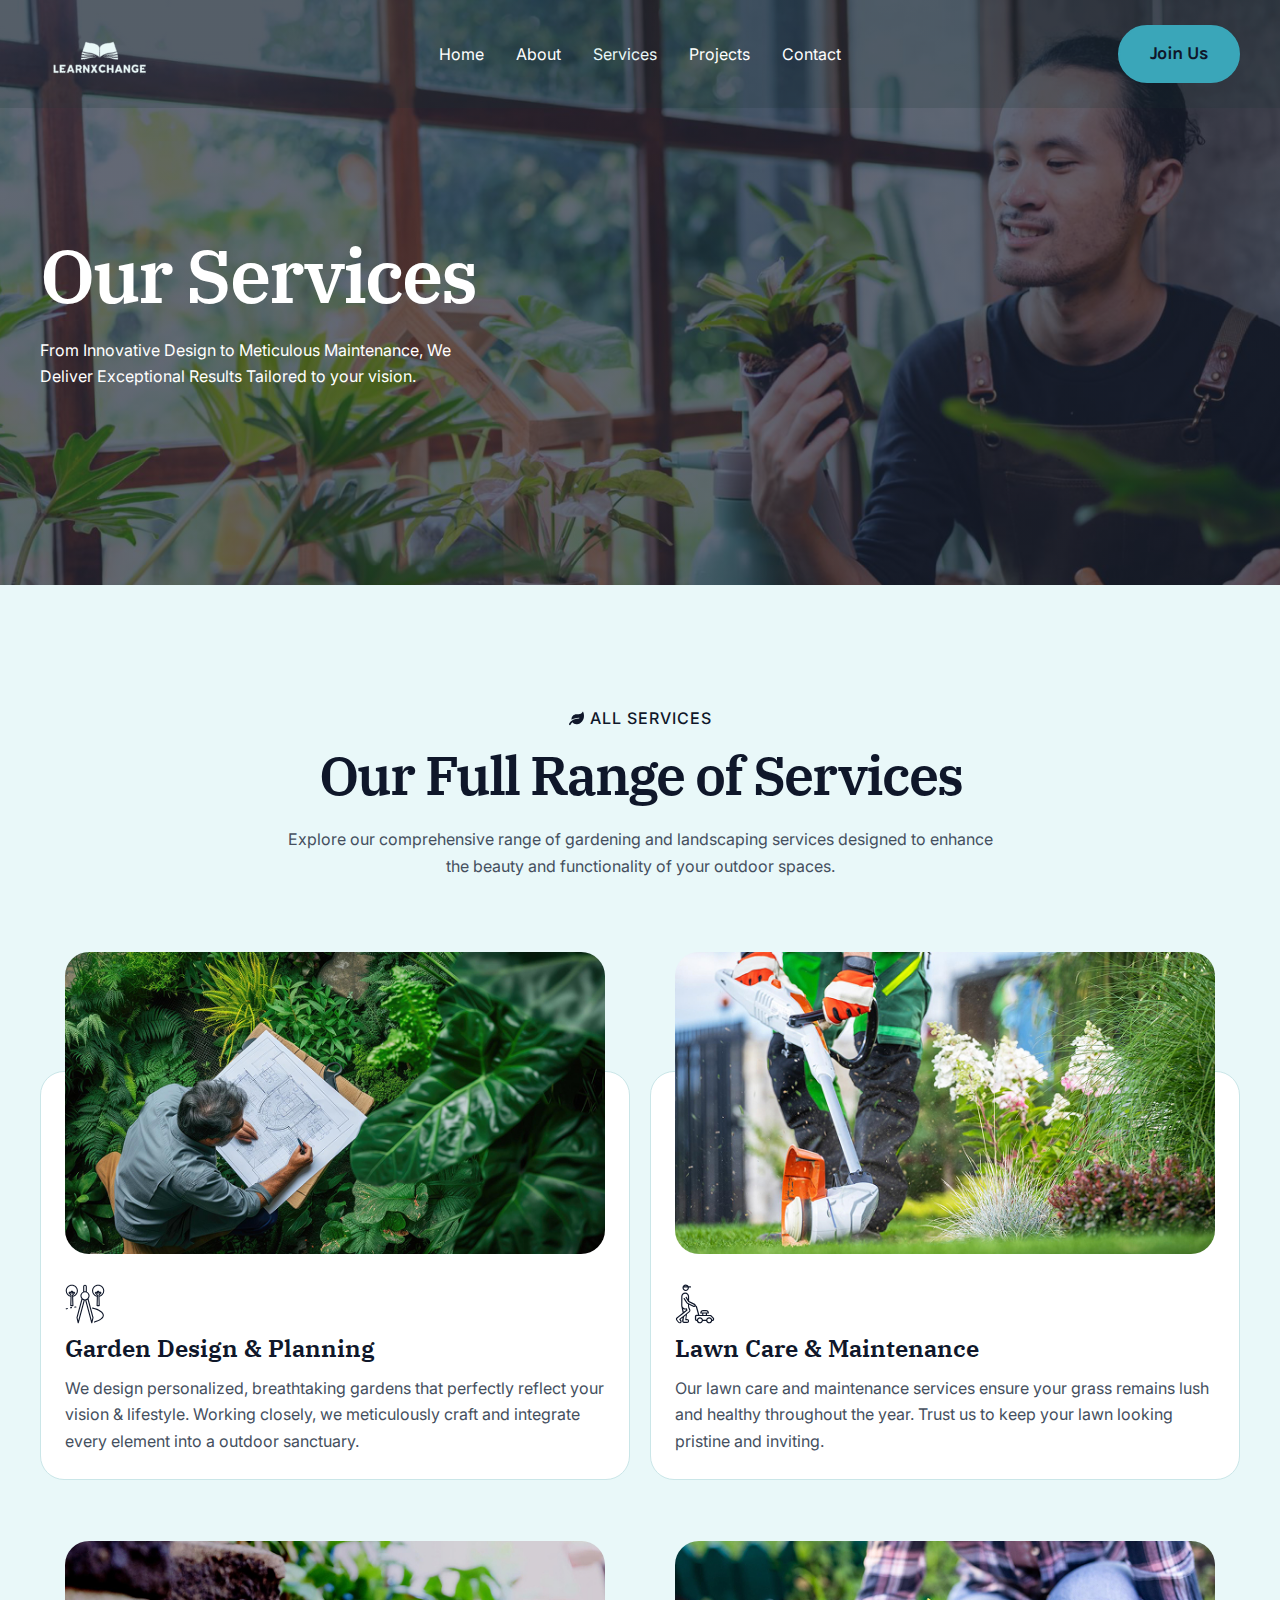
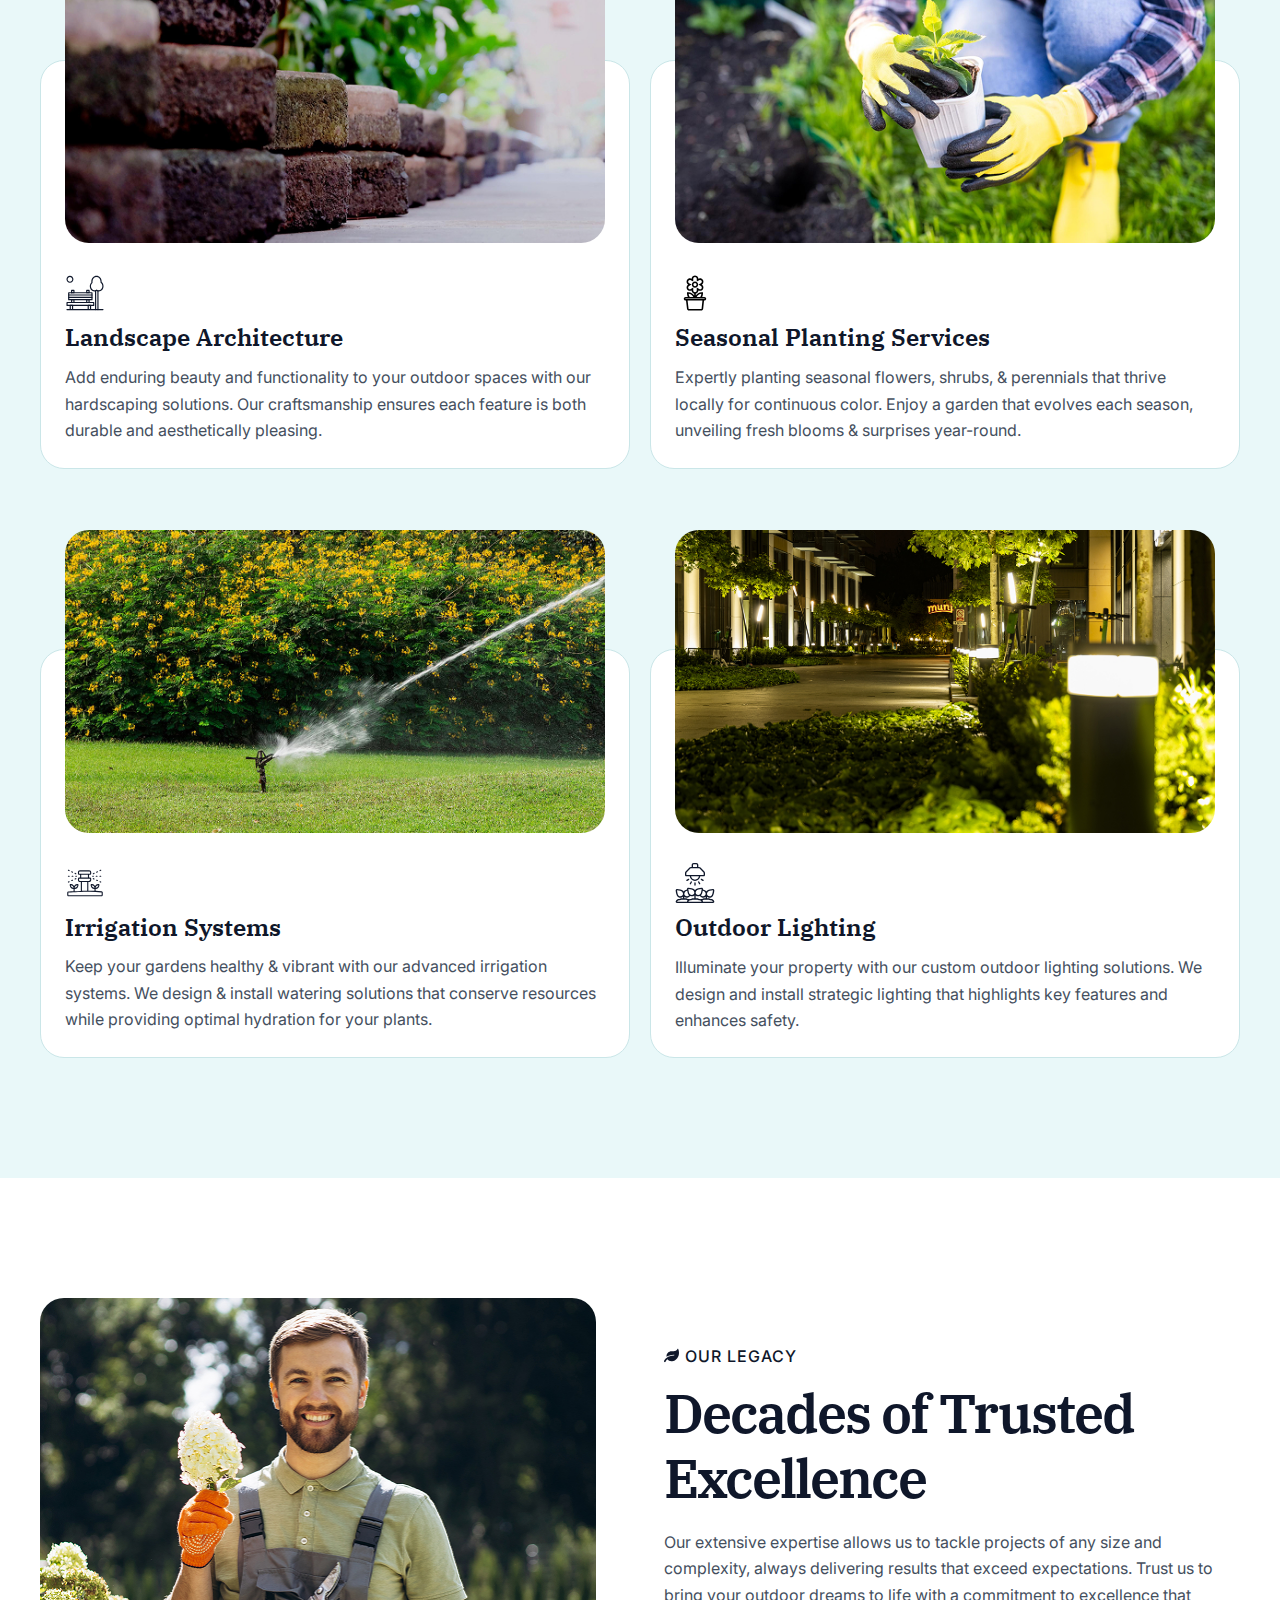
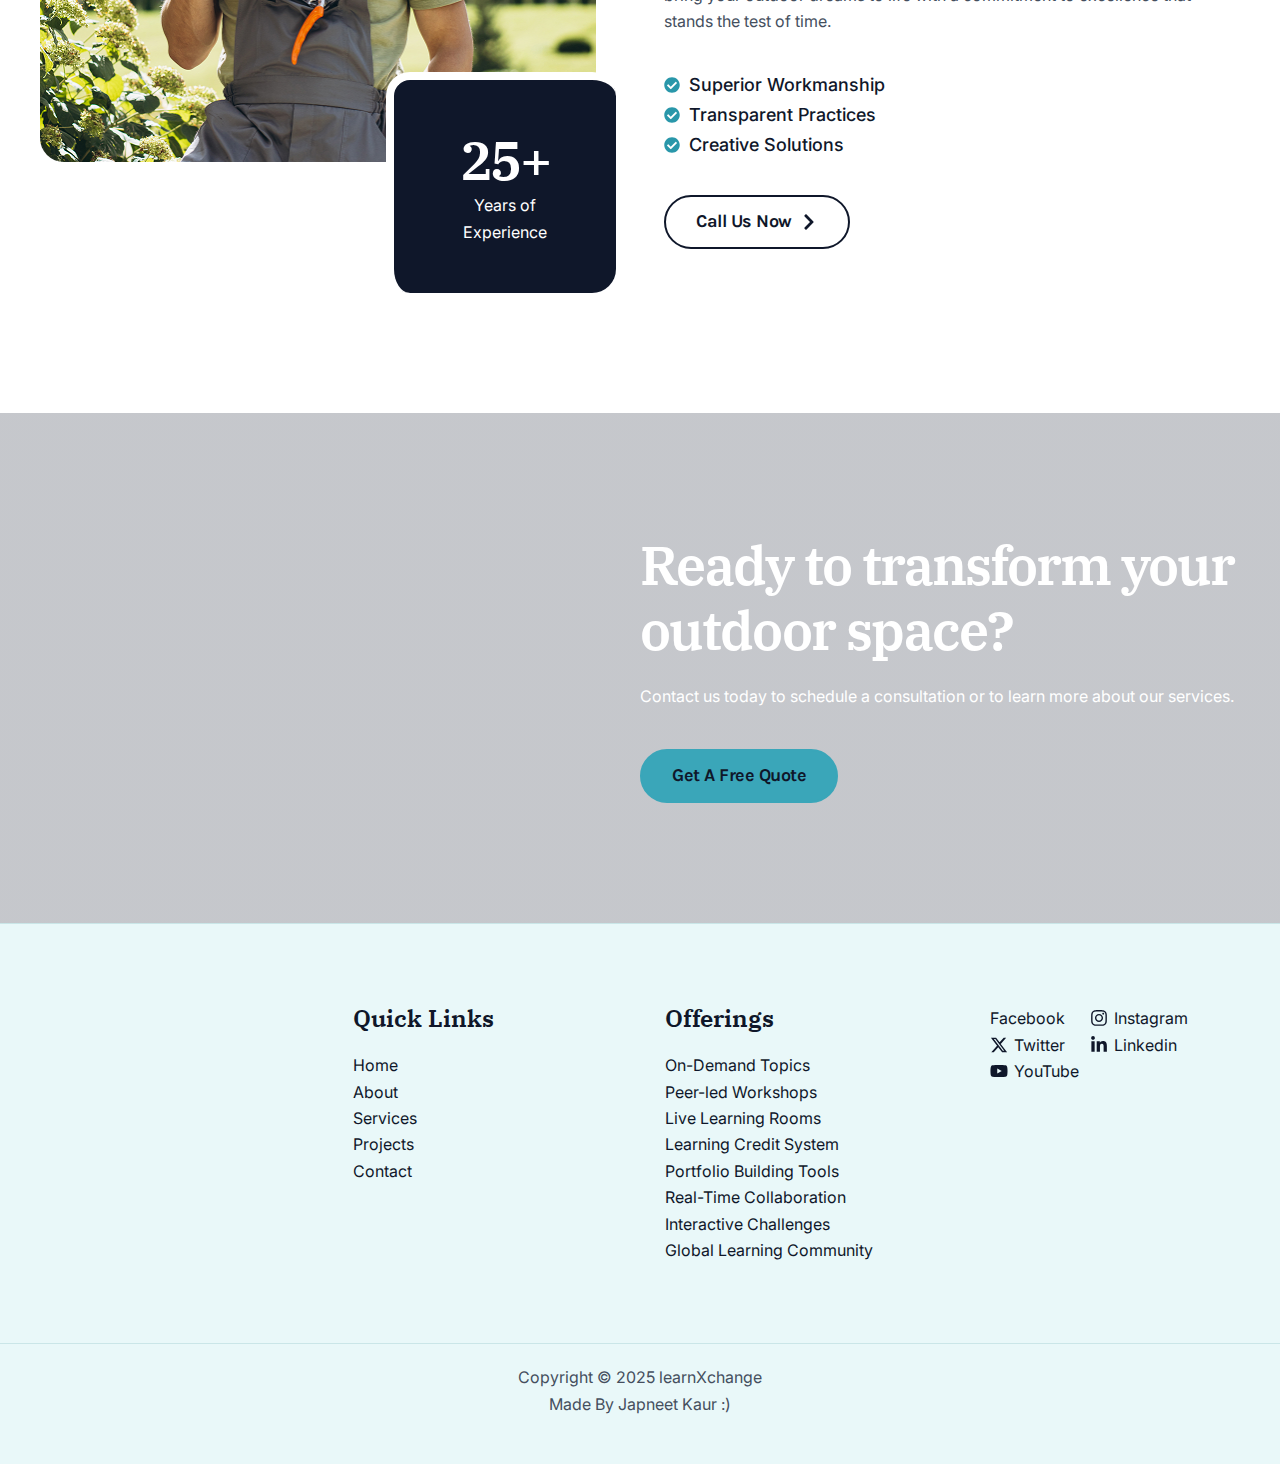
<file: services/index.html>
<!DOCTYPE html>
<html lang="en-US">
<head>
<meta charset="UTF-8">
<meta name="viewport" content="width=device-width, initial-scale=1">
	<link rel="profile" href="https://gmpg.org/xfn/11"> 
	<title>Services &ndash; learnXchange</title>
<meta name="robots" content="max-image-preview:large">
	<style>img:is([sizes="auto" i], [sizes^="auto," i]) { contain-intrinsic-size: 3000px 1500px }</style>
	<link rel="dns-prefetch" href="//fonts.googleapis.com">
<link rel="alternate" type="application/rss+xml" title="learnXchange &raquo; Feed" href="/feed/">
<link rel="alternate" type="application/rss+xml" title="learnXchange &raquo; Comments Feed" href="/comments/feed/">
<script>
window._wpemojiSettings = {"baseUrl":"https:\/\/s.w.org\/images\/core\/emoji\/16.0.1\/72x72\/","ext":".png","svgUrl":"https:\/\/s.w.org\/images\/core\/emoji\/16.0.1\/svg\/","svgExt":".svg","source":{"concatemoji":"\/wp-includes\/js\/wp-emoji-release.min.js?ver=6.8.2"}};
/*! This file is auto-generated */
!function(s,n){var o,i,e;function c(e){try{var t={supportTests:e,timestamp:(new Date).valueOf()};sessionStorage.setItem(o,JSON.stringify(t))}catch(e){}}function p(e,t,n){e.clearRect(0,0,e.canvas.width,e.canvas.height),e.fillText(t,0,0);var t=new Uint32Array(e.getImageData(0,0,e.canvas.width,e.canvas.height).data),a=(e.clearRect(0,0,e.canvas.width,e.canvas.height),e.fillText(n,0,0),new Uint32Array(e.getImageData(0,0,e.canvas.width,e.canvas.height).data));return t.every(function(e,t){return e===a[t]})}function u(e,t){e.clearRect(0,0,e.canvas.width,e.canvas.height),e.fillText(t,0,0);for(var n=e.getImageData(16,16,1,1),a=0;a<n.data.length;a++)if(0!==n.data[a])return!1;return!0}function f(e,t,n,a){switch(t){case"flag":return n(e,"\ud83c\udff3\ufe0f\u200d\u26a7\ufe0f","\ud83c\udff3\ufe0f\u200b\u26a7\ufe0f")?!1:!n(e,"\ud83c\udde8\ud83c\uddf6","\ud83c\udde8\u200b\ud83c\uddf6")&&!n(e,"\ud83c\udff4\udb40\udc67\udb40\udc62\udb40\udc65\udb40\udc6e\udb40\udc67\udb40\udc7f","\ud83c\udff4\u200b\udb40\udc67\u200b\udb40\udc62\u200b\udb40\udc65\u200b\udb40\udc6e\u200b\udb40\udc67\u200b\udb40\udc7f");case"emoji":return!a(e,"\ud83e\udedf")}return!1}function g(e,t,n,a){var r="undefined"!=typeof WorkerGlobalScope&&self instanceof WorkerGlobalScope?new OffscreenCanvas(300,150):s.createElement("canvas"),o=r.getContext("2d",{willReadFrequently:!0}),i=(o.textBaseline="top",o.font="600 32px Arial",{});return e.forEach(function(e){i[e]=t(o,e,n,a)}),i}function t(e){var t=s.createElement("script");t.src=e,t.defer=!0,s.head.appendChild(t)}"undefined"!=typeof Promise&&(o="wpEmojiSettingsSupports",i=["flag","emoji"],n.supports={everything:!0,everythingExceptFlag:!0},e=new Promise(function(e){s.addEventListener("DOMContentLoaded",e,{once:!0})}),new Promise(function(t){var n=function(){try{var e=JSON.parse(sessionStorage.getItem(o));if("object"==typeof e&&"number"==typeof e.timestamp&&(new Date).valueOf()<e.timestamp+604800&&"object"==typeof e.supportTests)return e.supportTests}catch(e){}return null}();if(!n){if("undefined"!=typeof Worker&&"undefined"!=typeof OffscreenCanvas&&"undefined"!=typeof URL&&URL.createObjectURL&&"undefined"!=typeof Blob)try{var e="postMessage("+g.toString()+"("+[JSON.stringify(i),f.toString(),p.toString(),u.toString()].join(",")+"));",a=new Blob([e],{type:"text/javascript"}),r=new Worker(URL.createObjectURL(a),{name:"wpTestEmojiSupports"});return void(r.onmessage=function(e){c(n=e.data),r.terminate(),t(n)})}catch(e){}c(n=g(i,f,p,u))}t(n)}).then(function(e){for(var t in e)n.supports[t]=e[t],n.supports.everything=n.supports.everything&&n.supports[t],"flag"!==t&&(n.supports.everythingExceptFlag=n.supports.everythingExceptFlag&&n.supports[t]);n.supports.everythingExceptFlag=n.supports.everythingExceptFlag&&!n.supports.flag,n.DOMReady=!1,n.readyCallback=function(){n.DOMReady=!0}}).then(function(){return e}).then(function(){var e;n.supports.everything||(n.readyCallback(),(e=n.source||{}).concatemoji?t(e.concatemoji):e.wpemoji&&e.twemoji&&(t(e.twemoji),t(e.wpemoji)))}))}((window,document),window._wpemojiSettings);
</script>
<link rel="stylesheet" id="astra-theme-css-css" href="/wp-content/themes/astra/assets/css/minified/main.min.css?ver=4.11.5" media="all">
<style id="astra-theme-css-inline-css">
:root{--ast-post-nav-space:0;--ast-container-default-xlg-padding:2.5em;--ast-container-default-lg-padding:2.5em;--ast-container-default-slg-padding:2em;--ast-container-default-md-padding:2.5em;--ast-container-default-sm-padding:2.5em;--ast-container-default-xs-padding:2.4em;--ast-container-default-xxs-padding:1.8em;--ast-code-block-background:#ECEFF3;--ast-comment-inputs-background:#F9FAFB;--ast-normal-container-width:1200px;--ast-narrow-container-width:750px;--ast-blog-title-font-weight:600;--ast-blog-meta-weight:600;--ast-global-color-primary:var(--ast-global-color-5);--ast-global-color-secondary:var(--ast-global-color-4);--ast-global-color-alternate-background:var(--ast-global-color-7);--ast-global-color-subtle-background:var(--ast-global-color-6);--ast-bg-style-guide:#F8FAFC;--ast-shadow-style-guide:0px 0px 4px 0 #00000057;--ast-global-dark-bg-style:#fff;--ast-global-dark-lfs:#fbfbfb;--ast-widget-bg-color:#fafafa;--ast-wc-container-head-bg-color:#fbfbfb;--ast-title-layout-bg:#eeeeee;--ast-search-border-color:#e7e7e7;--ast-lifter-hover-bg:#e6e6e6;--ast-gallery-block-color:#000;--srfm-color-input-label:var(--ast-global-color-2);}html{font-size:100%;}a{color:var(--ast-global-color-0);}a:hover,a:focus{color:var(--ast-global-color-1);}body,button,input,select,textarea,.ast-button,.ast-custom-button{font-family:'Inter',sans-serif;font-weight:400;font-size:16px;font-size:1rem;line-height:var(--ast-body-line-height,1.65);}blockquote{color:var(--ast-global-color-3);}h1,.entry-content h1,h2,.entry-content h2,h3,.entry-content h3,h4,.entry-content h4,h5,.entry-content h5,h6,.entry-content h6,.site-title,.site-title a{font-family:'IBM Plex Serif',serif;font-weight:600;}.ast-site-identity .site-title a{color:var(--ast-global-color-2);}.site-title{font-size:26px;font-size:1.625rem;display:none;}header .custom-logo-link img{max-width:120px;width:120px;}.astra-logo-svg{width:120px;}.site-header .site-description{font-size:15px;font-size:0.9375rem;display:none;}.entry-title{font-size:20px;font-size:1.25rem;}.ast-blog-single-element.ast-taxonomy-container a{font-size:14px;font-size:0.875rem;}.ast-blog-meta-container{font-size:13px;font-size:0.8125rem;}.archive .ast-article-post .ast-article-inner,.blog .ast-article-post .ast-article-inner,.archive .ast-article-post .ast-article-inner:hover,.blog .ast-article-post .ast-article-inner:hover{border-top-left-radius:6px;border-top-right-radius:6px;border-bottom-right-radius:6px;border-bottom-left-radius:6px;overflow:hidden;}h1,.entry-content h1{font-size:74px;font-size:4.625rem;font-weight:600;font-family:'IBM Plex Serif',serif;line-height:1.1em;letter-spacing:-2px;}h2,.entry-content h2{font-size:54px;font-size:3.375rem;font-weight:600;font-family:'IBM Plex Serif',serif;line-height:1.2em;letter-spacing:-2px;}h3,.entry-content h3{font-size:42px;font-size:2.625rem;font-weight:600;font-family:'IBM Plex Serif',serif;line-height:1.3em;}h4,.entry-content h4{font-size:32px;font-size:2rem;line-height:1.2em;font-weight:600;font-family:'IBM Plex Serif',serif;}h5,.entry-content h5{font-size:24px;font-size:1.5rem;line-height:1.2em;font-weight:600;font-family:'IBM Plex Serif',serif;}h6,.entry-content h6{font-size:18px;font-size:1.125rem;line-height:1.25em;font-weight:600;font-family:'IBM Plex Serif',serif;}::selection{background-color:var(--ast-global-color-0);color:#000000;}body,h1,.entry-title a,.entry-content h1,h2,.entry-content h2,h3,.entry-content h3,h4,.entry-content h4,h5,.entry-content h5,h6,.entry-content h6{color:var(--ast-global-color-3);}.tagcloud a:hover,.tagcloud a:focus,.tagcloud a.current-item{color:#000000;border-color:var(--ast-global-color-0);background-color:var(--ast-global-color-0);}input:focus,input[type="text"]:focus,input[type="email"]:focus,input[type="url"]:focus,input[type="password"]:focus,input[type="reset"]:focus,input[type="search"]:focus,textarea:focus{border-color:var(--ast-global-color-0);}input[type="radio"]:checked,input[type=reset],input[type="checkbox"]:checked,input[type="checkbox"]:hover:checked,input[type="checkbox"]:focus:checked,input[type=range]::-webkit-slider-thumb{border-color:var(--ast-global-color-0);background-color:var(--ast-global-color-0);box-shadow:none;}.site-footer a:hover + .post-count,.site-footer a:focus + .post-count{background:var(--ast-global-color-0);border-color:var(--ast-global-color-0);}.single .nav-links .nav-previous,.single .nav-links .nav-next{color:var(--ast-global-color-0);}.entry-meta,.entry-meta *{line-height:1.45;color:var(--ast-global-color-0);font-weight:600;}.entry-meta a:not(.ast-button):hover,.entry-meta a:not(.ast-button):hover *,.entry-meta a:not(.ast-button):focus,.entry-meta a:not(.ast-button):focus *,.page-links > .page-link,.page-links .page-link:hover,.post-navigation a:hover{color:var(--ast-global-color-1);}#cat option,.secondary .calendar_wrap thead a,.secondary .calendar_wrap thead a:visited{color:var(--ast-global-color-0);}.secondary .calendar_wrap #today,.ast-progress-val span{background:var(--ast-global-color-0);}.secondary a:hover + .post-count,.secondary a:focus + .post-count{background:var(--ast-global-color-0);border-color:var(--ast-global-color-0);}.calendar_wrap #today > a{color:#000000;}.page-links .page-link,.single .post-navigation a{color:var(--ast-global-color-3);}.ast-search-menu-icon .search-form button.search-submit{padding:0 4px;}.ast-search-menu-icon form.search-form{padding-right:0;}.ast-search-menu-icon.slide-search input.search-field{width:0;}.ast-header-search .ast-search-menu-icon.ast-dropdown-active .search-form,.ast-header-search .ast-search-menu-icon.ast-dropdown-active .search-field:focus{transition:all 0.2s;}.search-form input.search-field:focus{outline:none;}.ast-search-menu-icon .search-form button.search-submit:focus,.ast-theme-transparent-header .ast-header-search .ast-dropdown-active .ast-icon,.ast-theme-transparent-header .ast-inline-search .search-field:focus .ast-icon{color:var(--ast-global-color-1);}.ast-header-search .slide-search .search-form{border:2px solid var(--ast-global-color-0);}.ast-header-search .slide-search .search-field{background-color:(--ast-global-dark-bg-style);}.ast-archive-title{color:var(--ast-global-color-2);}.widget-title{font-size:22px;font-size:1.375rem;color:var(--ast-global-color-2);}.ast-single-post .entry-content a,.ast-comment-content a:not(.ast-comment-edit-reply-wrap a){text-decoration:underline;}.ast-single-post .elementor-widget-button .elementor-button,.ast-single-post .entry-content .uagb-tab a,.ast-single-post .entry-content .uagb-ifb-cta a,.ast-single-post .entry-content .uabb-module-content a,.ast-single-post .entry-content .uagb-post-grid a,.ast-single-post .entry-content .uagb-timeline a,.ast-single-post .entry-content .uagb-toc__wrap a,.ast-single-post .entry-content .uagb-taxomony-box a,.ast-single-post .entry-content .woocommerce a,.entry-content .wp-block-latest-posts > li > a,.ast-single-post .entry-content .wp-block-file__button,a.ast-post-filter-single,.ast-single-post .ast-comment-content .comment-reply-link,.ast-single-post .ast-comment-content .comment-edit-link{text-decoration:none;}.ast-search-menu-icon.slide-search a:focus-visible:focus-visible,.astra-search-icon:focus-visible,#close:focus-visible,a:focus-visible,.ast-menu-toggle:focus-visible,.site .skip-link:focus-visible,.wp-block-loginout input:focus-visible,.wp-block-search.wp-block-search__button-inside .wp-block-search__inside-wrapper,.ast-header-navigation-arrow:focus-visible,.woocommerce .wc-proceed-to-checkout > .checkout-button:focus-visible,.woocommerce .woocommerce-MyAccount-navigation ul li a:focus-visible,.ast-orders-table__row .ast-orders-table__cell:focus-visible,.woocommerce .woocommerce-order-details .order-again > .button:focus-visible,.woocommerce .woocommerce-message a.button.wc-forward:focus-visible,.woocommerce #minus_qty:focus-visible,.woocommerce #plus_qty:focus-visible,a#ast-apply-coupon:focus-visible,.woocommerce .woocommerce-info a:focus-visible,.woocommerce .astra-shop-summary-wrap a:focus-visible,.woocommerce a.wc-forward:focus-visible,#ast-apply-coupon:focus-visible,.woocommerce-js .woocommerce-mini-cart-item a.remove:focus-visible,#close:focus-visible,.button.search-submit:focus-visible,#search_submit:focus,.normal-search:focus-visible,.ast-header-account-wrap:focus-visible,.woocommerce .ast-on-card-button.ast-quick-view-trigger:focus,.astra-cart-drawer-close:focus,.ast-single-variation:focus,.ast-woocommerce-product-gallery__image:focus,.ast-button:focus{outline-style:dotted;outline-color:inherit;outline-width:thin;}input:focus,input[type="text"]:focus,input[type="email"]:focus,input[type="url"]:focus,input[type="password"]:focus,input[type="reset"]:focus,input[type="search"]:focus,input[type="number"]:focus,textarea:focus,.wp-block-search__input:focus,[data-section="section-header-mobile-trigger"] .ast-button-wrap .ast-mobile-menu-trigger-minimal:focus,.ast-mobile-popup-drawer.active .menu-toggle-close:focus,.woocommerce-ordering select.orderby:focus,#ast-scroll-top:focus,#coupon_code:focus,.woocommerce-page #comment:focus,.woocommerce #reviews #respond input#submit:focus,.woocommerce a.add_to_cart_button:focus,.woocommerce .button.single_add_to_cart_button:focus,.woocommerce .woocommerce-cart-form button:focus,.woocommerce .woocommerce-cart-form__cart-item .quantity .qty:focus,.woocommerce .woocommerce-billing-fields .woocommerce-billing-fields__field-wrapper .woocommerce-input-wrapper > .input-text:focus,.woocommerce #order_comments:focus,.woocommerce #place_order:focus,.woocommerce .woocommerce-address-fields .woocommerce-address-fields__field-wrapper .woocommerce-input-wrapper > .input-text:focus,.woocommerce .woocommerce-MyAccount-content form button:focus,.woocommerce .woocommerce-MyAccount-content .woocommerce-EditAccountForm .woocommerce-form-row .woocommerce-Input.input-text:focus,.woocommerce .ast-woocommerce-container .woocommerce-pagination ul.page-numbers li a:focus,body #content .woocommerce form .form-row .select2-container--default .select2-selection--single:focus,#ast-coupon-code:focus,.woocommerce.woocommerce-js .quantity input[type=number]:focus,.woocommerce-js .woocommerce-mini-cart-item .quantity input[type=number]:focus,.woocommerce p#ast-coupon-trigger:focus{border-style:dotted;border-color:inherit;border-width:thin;}input{outline:none;}.ast-logo-title-inline .site-logo-img{padding-right:1em;}.site-logo-img img{ transition:all 0.2s linear;}.site-logo-img .transparent-custom-logo img,.ast-theme-transparent-header .site-logo-img img{filter:url(#ast-img-color-filter-2);}body .ast-oembed-container *{position:absolute;top:0;width:100%;height:100%;left:0;}body .wp-block-embed-pocket-casts .ast-oembed-container *{position:unset;}.ast-single-post-featured-section + article {margin-top: 2em;}.site-content .ast-single-post-featured-section img {width: 100%;overflow: hidden;object-fit: cover;}.ast-separate-container .site-content .ast-single-post-featured-section + article {margin-top: -80px;z-index: 9;position: relative;border-radius: 4px;}@media (min-width: 922px) {.ast-no-sidebar .site-content .ast-article-image-container--wide {margin-left: -120px;margin-right: -120px;max-width: unset;width: unset;}.ast-left-sidebar .site-content .ast-article-image-container--wide,.ast-right-sidebar .site-content .ast-article-image-container--wide {margin-left: -10px;margin-right: -10px;}.site-content .ast-article-image-container--full {margin-left: calc( -50vw + 50%);margin-right: calc( -50vw + 50%);max-width: 100vw;width: 100vw;}.ast-left-sidebar .site-content .ast-article-image-container--full,.ast-right-sidebar .site-content .ast-article-image-container--full {margin-left: -10px;margin-right: -10px;max-width: inherit;width: auto;}}.site > .ast-single-related-posts-container {margin-top: 0;}@media (min-width: 922px) {.ast-desktop .ast-container--narrow {max-width: var(--ast-narrow-container-width);margin: 0 auto;}}.ast-page-builder-template .hentry {margin: 0;}.ast-page-builder-template .site-content > .ast-container {max-width: 100%;padding: 0;}.ast-page-builder-template .site .site-content #primary {padding: 0;margin: 0;}.ast-page-builder-template .no-results {text-align: center;margin: 4em auto;}.ast-page-builder-template .ast-pagination {padding: 2em;}.ast-page-builder-template .entry-header.ast-no-title.ast-no-thumbnail {margin-top: 0;}.ast-page-builder-template .entry-header.ast-header-without-markup {margin-top: 0;margin-bottom: 0;}.ast-page-builder-template .entry-header.ast-no-title.ast-no-meta {margin-bottom: 0;}.ast-page-builder-template.single .post-navigation {padding-bottom: 2em;}.ast-page-builder-template.single-post .site-content > .ast-container {max-width: 100%;}.ast-page-builder-template .entry-header {margin-top: 2em;margin-left: auto;margin-right: auto;}.ast-page-builder-template .ast-archive-description {margin: 2em auto 0;padding-left: 20px;padding-right: 20px;}.ast-page-builder-template .ast-row {margin-left: 0;margin-right: 0;}.single.ast-page-builder-template .entry-header + .entry-content,.single.ast-page-builder-template .ast-single-entry-banner + .site-content article .entry-content {margin-bottom: 2em;}@media(min-width: 921px) {.ast-page-builder-template.archive.ast-right-sidebar .ast-row article,.ast-page-builder-template.archive.ast-left-sidebar .ast-row article {padding-left: 0;padding-right: 0;}}input[type="text"],input[type="number"],input[type="email"],input[type="url"],input[type="password"],input[type="search"],input[type=reset],input[type=tel],input[type=date],select,textarea{font-size:16px;font-style:normal;font-weight:400;line-height:24px;width:100%;padding:12px 16px;border-radius:4px;box-shadow:0px 1px 2px 0px rgba(0,0,0,0.05);color:var(--ast-form-input-text,#475569);}input[type="text"],input[type="number"],input[type="email"],input[type="url"],input[type="password"],input[type="search"],input[type=reset],input[type=tel],input[type=date],select{height:40px;}input[type="date"]{border-width:1px;border-style:solid;border-color:var(--ast-border-color);background:var( --ast-global-color-secondary,--ast-global-color-5 );}input[type="text"]:focus,input[type="number"]:focus,input[type="email"]:focus,input[type="url"]:focus,input[type="password"]:focus,input[type="search"]:focus,input[type=reset]:focus,input[type="tel"]:focus,input[type="date"]:focus,select:focus,textarea:focus{border-color:#046BD2;box-shadow:none;outline:none;color:var(--ast-form-input-focus-text,#475569);}label,legend{color:#111827;font-size:14px;font-style:normal;font-weight:500;line-height:20px;}select{padding:6px 10px;}fieldset{padding:30px;border-radius:4px;}button,.ast-button,.button,input[type="button"],input[type="reset"],input[type="submit"]{border-radius:4px;box-shadow:0px 1px 2px 0px rgba(0,0,0,0.05);}:root{--ast-comment-inputs-background:#FFF;}::placeholder{color:var(--ast-form-field-color,#9CA3AF);}::-ms-input-placeholder{color:var(--ast-form-field-color,#9CA3AF);}@media (max-width:921.9px){#ast-desktop-header{display:none;}}@media (min-width:922px){#ast-mobile-header{display:none;}}.wp-block-buttons.aligncenter{justify-content:center;}@media (max-width:921px){.ast-theme-transparent-header #primary,.ast-theme-transparent-header #secondary{padding:0;}}@media (max-width:921px){.ast-plain-container.ast-no-sidebar #primary{padding:0;}}.ast-plain-container.ast-no-sidebar #primary{margin-top:0;margin-bottom:0;}.wp-block-button.is-style-outline .wp-block-button__link{border-color:var(--ast-global-color-0);border-top-width:2px;border-right-width:2px;border-bottom-width:2px;border-left-width:2px;}div.wp-block-button.is-style-outline > .wp-block-button__link:not(.has-text-color),div.wp-block-button.wp-block-button__link.is-style-outline:not(.has-text-color){color:var(--ast-global-color-0);}.wp-block-button.is-style-outline .wp-block-button__link:hover,.wp-block-buttons .wp-block-button.is-style-outline .wp-block-button__link:focus,.wp-block-buttons .wp-block-button.is-style-outline > .wp-block-button__link:not(.has-text-color):hover,.wp-block-buttons .wp-block-button.wp-block-button__link.is-style-outline:not(.has-text-color):hover{color:var(--ast-global-color-2);background-color:var(--ast-global-color-1);border-color:var(--ast-global-color-1);}.post-page-numbers.current .page-link,.ast-pagination .page-numbers.current{color:#000000;border-color:var(--ast-global-color-0);background-color:var(--ast-global-color-0);}.wp-block-button.is-style-outline .wp-block-button__link{border-top-width:2px;border-right-width:2px;border-bottom-width:2px;border-left-width:2px;}.wp-block-buttons .wp-block-button.is-style-outline .wp-block-button__link.wp-element-button,.ast-outline-button,.wp-block-uagb-buttons-child .uagb-buttons-repeater.ast-outline-button{border-color:var(--ast-global-color-0);border-top-width:2px;border-right-width:2px;border-bottom-width:2px;border-left-width:2px;font-family:inherit;font-weight:500;font-size:16px;font-size:1rem;line-height:1em;padding-top:13px;padding-right:30px;padding-bottom:13px;padding-left:30px;}.wp-block-buttons .wp-block-button.is-style-outline > .wp-block-button__link:not(.has-text-color),.wp-block-buttons .wp-block-button.wp-block-button__link.is-style-outline:not(.has-text-color),.ast-outline-button{color:var(--ast-global-color-0);}.wp-block-button.is-style-outline .wp-block-button__link:hover,.wp-block-buttons .wp-block-button.is-style-outline .wp-block-button__link:focus,.wp-block-buttons .wp-block-button.is-style-outline > .wp-block-button__link:not(.has-text-color):hover,.wp-block-buttons .wp-block-button.wp-block-button__link.is-style-outline:not(.has-text-color):hover,.ast-outline-button:hover,.ast-outline-button:focus,.wp-block-uagb-buttons-child .uagb-buttons-repeater.ast-outline-button:hover,.wp-block-uagb-buttons-child .uagb-buttons-repeater.ast-outline-button:focus{color:var(--ast-global-color-2);background-color:var(--ast-global-color-1);border-color:var(--ast-global-color-1);}.ast-single-post .entry-content a.ast-outline-button,.ast-single-post .entry-content .is-style-outline>.wp-block-button__link{text-decoration:none;}.wp-block-button .wp-block-button__link.wp-element-button.is-style-outline:not(.has-background),.wp-block-button.is-style-outline>.wp-block-button__link.wp-element-button:not(.has-background),.ast-outline-button{background-color:transparent;}.uagb-buttons-repeater.ast-outline-button{border-radius:9999px;}@media (max-width:921px){.wp-block-buttons .wp-block-button.is-style-outline .wp-block-button__link.wp-element-button,.ast-outline-button,.wp-block-uagb-buttons-child .uagb-buttons-repeater.ast-outline-button{padding-top:12px;padding-right:28px;padding-bottom:12px;padding-left:28px;}}@media (max-width:544px){.wp-block-buttons .wp-block-button.is-style-outline .wp-block-button__link.wp-element-button,.ast-outline-button,.wp-block-uagb-buttons-child .uagb-buttons-repeater.ast-outline-button{padding-top:10px;padding-right:24px;padding-bottom:10px;padding-left:24px;}}.entry-content[data-ast-blocks-layout] > figure{margin-bottom:1em;}h1.widget-title{font-weight:600;}h2.widget-title{font-weight:600;}h3.widget-title{font-weight:600;}#page{display:flex;flex-direction:column;min-height:100vh;}.ast-404-layout-1 h1.page-title{color:var(--ast-global-color-2);}.single .post-navigation a{line-height:1em;height:inherit;}.error-404 .page-sub-title{font-size:1.5rem;font-weight:inherit;}.search .site-content .content-area .search-form{margin-bottom:0;}#page .site-content{flex-grow:1;}.widget{margin-bottom:1.25em;}#secondary li{line-height:1.5em;}#secondary .wp-block-group h2{margin-bottom:0.7em;}#secondary h2{font-size:1.7rem;}.ast-separate-container .ast-article-post,.ast-separate-container .ast-article-single,.ast-separate-container .comment-respond{padding:3em;}.ast-separate-container .ast-article-single .ast-article-single{padding:0;}.ast-article-single .wp-block-post-template-is-layout-grid{padding-left:0;}.ast-separate-container .comments-title,.ast-narrow-container .comments-title{padding:1.5em 2em;}.ast-page-builder-template .comment-form-textarea,.ast-comment-formwrap .ast-grid-common-col{padding:0;}.ast-comment-formwrap{padding:0;display:inline-flex;column-gap:20px;width:100%;margin-left:0;margin-right:0;}.comments-area textarea#comment:focus,.comments-area textarea#comment:active,.comments-area .ast-comment-formwrap input[type="text"]:focus,.comments-area .ast-comment-formwrap input[type="text"]:active {box-shadow:none;outline:none;}.archive.ast-page-builder-template .entry-header{margin-top:2em;}.ast-page-builder-template .ast-comment-formwrap{width:100%;}.entry-title{margin-bottom:0.6em;}.ast-archive-description p{font-size:inherit;font-weight:inherit;line-height:inherit;}.ast-separate-container .ast-comment-list li.depth-1,.hentry{margin-bottom:1.5em;}.site-content section.ast-archive-description{margin-bottom:2em;}@media (min-width:921px){.ast-left-sidebar.ast-page-builder-template #secondary,.archive.ast-right-sidebar.ast-page-builder-template .site-main{padding-left:20px;padding-right:20px;}}@media (max-width:544px){.ast-comment-formwrap.ast-row{column-gap:10px;display:inline-block;}#ast-commentform .ast-grid-common-col{position:relative;width:100%;}}@media (min-width:1201px){.ast-separate-container .ast-article-post,.ast-separate-container .ast-article-single,.ast-separate-container .ast-author-box,.ast-separate-container .ast-404-layout-1,.ast-separate-container .no-results{padding:3em;}}@media (max-width:921px){.ast-separate-container #primary,.ast-separate-container #secondary{padding:1.5em 0;}#primary,#secondary{padding:1.5em 0;margin:0;}.ast-left-sidebar #content > .ast-container{display:flex;flex-direction:column-reverse;width:100%;}}@media (min-width:922px){.ast-separate-container.ast-right-sidebar #primary,.ast-separate-container.ast-left-sidebar #primary{border:0;}.search-no-results.ast-separate-container #primary{margin-bottom:4em;}}.elementor-widget-button .elementor-button{border-style:solid;text-decoration:none;border-top-width:2px;border-right-width:2px;border-left-width:2px;border-bottom-width:2px;}.elementor-button.elementor-size-sm,.elementor-button.elementor-size-xs,.elementor-button.elementor-size-md,.elementor-button.elementor-size-lg,.elementor-button.elementor-size-xl,.elementor-button{border-top-left-radius:50px;border-top-right-radius:50px;border-bottom-right-radius:50px;border-bottom-left-radius:50px;padding-top:13px;padding-right:30px;padding-bottom:13px;padding-left:30px;}@media (max-width:921px){.elementor-widget-button .elementor-button.elementor-size-sm,.elementor-widget-button .elementor-button.elementor-size-xs,.elementor-widget-button .elementor-button.elementor-size-md,.elementor-widget-button .elementor-button.elementor-size-lg,.elementor-widget-button .elementor-button.elementor-size-xl,.elementor-widget-button .elementor-button{padding-top:14px;padding-right:28px;padding-bottom:14px;padding-left:28px;}}@media (max-width:544px){.elementor-widget-button .elementor-button.elementor-size-sm,.elementor-widget-button .elementor-button.elementor-size-xs,.elementor-widget-button .elementor-button.elementor-size-md,.elementor-widget-button .elementor-button.elementor-size-lg,.elementor-widget-button .elementor-button.elementor-size-xl,.elementor-widget-button .elementor-button{padding-top:12px;padding-right:24px;padding-bottom:12px;padding-left:24px;}}.elementor-widget-button .elementor-button{border-color:var(--ast-global-color-0);background-color:var(--ast-global-color-0);}.elementor-widget-button .elementor-button:hover,.elementor-widget-button .elementor-button:focus{color:var(--ast-global-color-2);background-color:var(--ast-global-color-1);border-color:var(--ast-global-color-1);}.wp-block-button .wp-block-button__link ,.elementor-widget-button .elementor-button,.elementor-widget-button .elementor-button:visited{color:var(--ast-global-color-2);}.elementor-widget-button .elementor-button{font-family:'Karla',sans-serif;font-weight:700;font-size:18px;font-size:1.125rem;line-height:1.3em;letter-spacing:-0.5px;}body .elementor-button.elementor-size-sm,body .elementor-button.elementor-size-xs,body .elementor-button.elementor-size-md,body .elementor-button.elementor-size-lg,body .elementor-button.elementor-size-xl,body .elementor-button{font-size:18px;font-size:1.125rem;}.wp-block-button .wp-block-button__link:hover,.wp-block-button .wp-block-button__link:focus{color:var(--ast-global-color-2);background-color:var(--ast-global-color-1);border-color:var(--ast-global-color-1);}.elementor-widget-heading h1.elementor-heading-title{line-height:1.1em;}.elementor-widget-heading h2.elementor-heading-title{line-height:1.2em;}.elementor-widget-heading h3.elementor-heading-title{line-height:1.3em;}.elementor-widget-heading h4.elementor-heading-title{line-height:1.2em;}.elementor-widget-heading h5.elementor-heading-title{line-height:1.2em;}.elementor-widget-heading h6.elementor-heading-title{line-height:1.25em;}.wp-block-button .wp-block-button__link,.wp-block-search .wp-block-search__button,body .wp-block-file .wp-block-file__button{border-style:solid;border-top-width:2px;border-right-width:2px;border-left-width:2px;border-bottom-width:2px;border-color:var(--ast-global-color-0);background-color:var(--ast-global-color-0);color:var(--ast-global-color-2);font-family:'Karla',sans-serif;font-weight:700;line-height:1.3em;letter-spacing:-0.5px;font-size:18px;font-size:1.125rem;border-top-left-radius:50px;border-top-right-radius:50px;border-bottom-right-radius:50px;border-bottom-left-radius:50px;padding-top:13px;padding-right:30px;padding-bottom:13px;padding-left:30px;}.ast-single-post .entry-content .wp-block-button .wp-block-button__link,.ast-single-post .entry-content .wp-block-search .wp-block-search__button,body .entry-content .wp-block-file .wp-block-file__button{text-decoration:none;}@media (max-width:921px){.wp-block-button .wp-block-button__link,.wp-block-search .wp-block-search__button,body .wp-block-file .wp-block-file__button{padding-top:14px;padding-right:28px;padding-bottom:14px;padding-left:28px;}}@media (max-width:544px){.wp-block-button .wp-block-button__link,.wp-block-search .wp-block-search__button,body .wp-block-file .wp-block-file__button{padding-top:12px;padding-right:24px;padding-bottom:12px;padding-left:24px;}}.menu-toggle,button,.ast-button,.ast-custom-button,.button,input#submit,input[type="button"],input[type="submit"],input[type="reset"],#comments .submit,.search .search-submit,form[CLASS*="wp-block-search__"].wp-block-search .wp-block-search__inside-wrapper .wp-block-search__button,body .wp-block-file .wp-block-file__button,.search .search-submit,.woocommerce-js a.button,.woocommerce button.button,.woocommerce .woocommerce-message a.button,.woocommerce #respond input#submit.alt,.woocommerce input.button.alt,.woocommerce input.button,.woocommerce input.button:disabled,.woocommerce input.button:disabled[disabled],.woocommerce input.button:disabled:hover,.woocommerce input.button:disabled[disabled]:hover,.woocommerce #respond input#submit,.woocommerce button.button.alt.disabled,.wc-block-grid__products .wc-block-grid__product .wp-block-button__link,.wc-block-grid__product-onsale,[CLASS*="wc-block"] button,.woocommerce-js .astra-cart-drawer .astra-cart-drawer-content .woocommerce-mini-cart__buttons .button:not(.checkout):not(.ast-continue-shopping),.woocommerce-js .astra-cart-drawer .astra-cart-drawer-content .woocommerce-mini-cart__buttons a.checkout,.woocommerce button.button.alt.disabled.wc-variation-selection-needed,[CLASS*="wc-block"] .wc-block-components-button{border-style:solid;border-top-width:2px;border-right-width:2px;border-left-width:2px;border-bottom-width:2px;color:var(--ast-global-color-2);border-color:var(--ast-global-color-0);background-color:var(--ast-global-color-0);padding-top:13px;padding-right:30px;padding-bottom:13px;padding-left:30px;font-family:'Karla',sans-serif;font-weight:700;font-size:18px;font-size:1.125rem;line-height:1.3em;letter-spacing:-0.5px;border-top-left-radius:50px;border-top-right-radius:50px;border-bottom-right-radius:50px;border-bottom-left-radius:50px;}button:focus,.menu-toggle:hover,button:hover,.ast-button:hover,.ast-custom-button:hover .button:hover,.ast-custom-button:hover ,input[type=reset]:hover,input[type=reset]:focus,input#submit:hover,input#submit:focus,input[type="button"]:hover,input[type="button"]:focus,input[type="submit"]:hover,input[type="submit"]:focus,form[CLASS*="wp-block-search__"].wp-block-search .wp-block-search__inside-wrapper .wp-block-search__button:hover,form[CLASS*="wp-block-search__"].wp-block-search .wp-block-search__inside-wrapper .wp-block-search__button:focus,body .wp-block-file .wp-block-file__button:hover,body .wp-block-file .wp-block-file__button:focus,.woocommerce-js a.button:hover,.woocommerce button.button:hover,.woocommerce .woocommerce-message a.button:hover,.woocommerce #respond input#submit:hover,.woocommerce #respond input#submit.alt:hover,.woocommerce input.button.alt:hover,.woocommerce input.button:hover,.woocommerce button.button.alt.disabled:hover,.wc-block-grid__products .wc-block-grid__product .wp-block-button__link:hover,[CLASS*="wc-block"] button:hover,.woocommerce-js .astra-cart-drawer .astra-cart-drawer-content .woocommerce-mini-cart__buttons .button:not(.checkout):not(.ast-continue-shopping):hover,.woocommerce-js .astra-cart-drawer .astra-cart-drawer-content .woocommerce-mini-cart__buttons a.checkout:hover,.woocommerce button.button.alt.disabled.wc-variation-selection-needed:hover,[CLASS*="wc-block"] .wc-block-components-button:hover,[CLASS*="wc-block"] .wc-block-components-button:focus{color:var(--ast-global-color-2);background-color:var(--ast-global-color-1);border-color:var(--ast-global-color-1);}form[CLASS*="wp-block-search__"].wp-block-search .wp-block-search__inside-wrapper .wp-block-search__button.has-icon{padding-top:calc(13px - 3px);padding-right:calc(30px - 3px);padding-bottom:calc(13px - 3px);padding-left:calc(30px - 3px);}@media (max-width:921px){.menu-toggle,button,.ast-button,.ast-custom-button,.button,input#submit,input[type="button"],input[type="submit"],input[type="reset"],#comments .submit,.search .search-submit,form[CLASS*="wp-block-search__"].wp-block-search .wp-block-search__inside-wrapper .wp-block-search__button,body .wp-block-file .wp-block-file__button,.search .search-submit,.woocommerce-js a.button,.woocommerce button.button,.woocommerce .woocommerce-message a.button,.woocommerce #respond input#submit.alt,.woocommerce input.button.alt,.woocommerce input.button,.woocommerce input.button:disabled,.woocommerce input.button:disabled[disabled],.woocommerce input.button:disabled:hover,.woocommerce input.button:disabled[disabled]:hover,.woocommerce #respond input#submit,.woocommerce button.button.alt.disabled,.wc-block-grid__products .wc-block-grid__product .wp-block-button__link,.wc-block-grid__product-onsale,[CLASS*="wc-block"] button,.woocommerce-js .astra-cart-drawer .astra-cart-drawer-content .woocommerce-mini-cart__buttons .button:not(.checkout):not(.ast-continue-shopping),.woocommerce-js .astra-cart-drawer .astra-cart-drawer-content .woocommerce-mini-cart__buttons a.checkout,.woocommerce button.button.alt.disabled.wc-variation-selection-needed,[CLASS*="wc-block"] .wc-block-components-button{padding-top:14px;padding-right:28px;padding-bottom:14px;padding-left:28px;}}@media (max-width:544px){.menu-toggle,button,.ast-button,.ast-custom-button,.button,input#submit,input[type="button"],input[type="submit"],input[type="reset"],#comments .submit,.search .search-submit,form[CLASS*="wp-block-search__"].wp-block-search .wp-block-search__inside-wrapper .wp-block-search__button,body .wp-block-file .wp-block-file__button,.search .search-submit,.woocommerce-js a.button,.woocommerce button.button,.woocommerce .woocommerce-message a.button,.woocommerce #respond input#submit.alt,.woocommerce input.button.alt,.woocommerce input.button,.woocommerce input.button:disabled,.woocommerce input.button:disabled[disabled],.woocommerce input.button:disabled:hover,.woocommerce input.button:disabled[disabled]:hover,.woocommerce #respond input#submit,.woocommerce button.button.alt.disabled,.wc-block-grid__products .wc-block-grid__product .wp-block-button__link,.wc-block-grid__product-onsale,[CLASS*="wc-block"] button,.woocommerce-js .astra-cart-drawer .astra-cart-drawer-content .woocommerce-mini-cart__buttons .button:not(.checkout):not(.ast-continue-shopping),.woocommerce-js .astra-cart-drawer .astra-cart-drawer-content .woocommerce-mini-cart__buttons a.checkout,.woocommerce button.button.alt.disabled.wc-variation-selection-needed,[CLASS*="wc-block"] .wc-block-components-button{padding-top:12px;padding-right:24px;padding-bottom:12px;padding-left:24px;}}@media (max-width:921px){.ast-mobile-header-stack .main-header-bar .ast-search-menu-icon{display:inline-block;}.ast-header-break-point.ast-header-custom-item-outside .ast-mobile-header-stack .main-header-bar .ast-search-icon{margin:0;}.ast-comment-avatar-wrap img{max-width:2.5em;}.ast-comment-meta{padding:0 1.8888em 1.3333em;}}@media (min-width:544px){.ast-container{max-width:100%;}}@media (max-width:544px){.ast-separate-container .ast-article-post,.ast-separate-container .ast-article-single,.ast-separate-container .comments-title,.ast-separate-container .ast-archive-description{padding:1.5em 1em;}.ast-separate-container #content .ast-container{padding-left:0.54em;padding-right:0.54em;}.ast-separate-container .ast-comment-list .bypostauthor{padding:.5em;}.ast-search-menu-icon.ast-dropdown-active .search-field{width:170px;}} #ast-mobile-header .ast-site-header-cart-li a{pointer-events:none;}.ast-separate-container{background-color:var(--ast-global-color-4);background-image:none;}@media (max-width:921px){.site-title{display:none;}.site-header .site-description{display:none;}h1,.entry-content h1{font-size:48px;font-size:3rem;}h2,.entry-content h2{font-size:32px;font-size:2rem;}h3,.entry-content h3{font-size:26px;font-size:1.625rem;}h4,.entry-content h4{font-size:22px;font-size:1.375rem;}h5,.entry-content h5{font-size:20px;font-size:1.25rem;}h6,.entry-content h6{font-size:16px;font-size:1rem;}}@media (max-width:544px){.site-title{display:none;}.site-header .site-description{display:none;}h1,.entry-content h1{font-size:36px;font-size:2.25rem;}h2,.entry-content h2{font-size:28px;font-size:1.75rem;}h3,.entry-content h3{font-size:22px;font-size:1.375rem;}h4,.entry-content h4{font-size:20px;font-size:1.25rem;}h5,.entry-content h5{font-size:18px;font-size:1.125rem;}h6,.entry-content h6{font-size:16px;font-size:1rem;}header .custom-logo-link img,.ast-header-break-point .site-branding img,.ast-header-break-point .custom-logo-link img{max-width:120px;width:120px;}.astra-logo-svg{width:120px;}.ast-header-break-point .site-logo-img .custom-mobile-logo-link img{max-width:120px;}}@media (max-width:921px){html{font-size:91.2%;}}@media (max-width:544px){html{font-size:91.2%;}}@media (min-width:922px){.ast-container{max-width:1240px;}}@media (min-width:922px){.site-content .ast-container{display:flex;}}@media (max-width:921px){.site-content .ast-container{flex-direction:column;}}.entry-content h1,.entry-content h2,.entry-content h3,.entry-content h4,.entry-content h5,.entry-content h6{clear:none;}@media (min-width:922px){.main-header-menu .sub-menu .menu-item.ast-left-align-sub-menu:hover > .sub-menu,.main-header-menu .sub-menu .menu-item.ast-left-align-sub-menu.focus > .sub-menu{margin-left:-0px;}}.ast-theme-transparent-header [CLASS*="ast-header-button-"] .ast-custom-button{color:var(--ast-global-color-2);background:var(--ast-global-color-0);}.ast-theme-transparent-header [CLASS*="ast-header-button-"] .ast-custom-button:hover{color:var(--ast-global-color-2);background:var(--ast-global-color-1);}.ast-theme-transparent-header [data-section="section-header-mobile-trigger"] .ast-button-wrap .ast-mobile-menu-trigger-outline{background:transparent;}.entry-content li > p{margin-bottom:0;}.site .comments-area{padding-bottom:2em;margin-top:2em;}.wp-block-file {display: flex;align-items: center;flex-wrap: wrap;justify-content: space-between;}.wp-block-pullquote {border: none;}.wp-block-pullquote blockquote::before {content: "\201D";font-family: "Helvetica",sans-serif;display: flex;transform: rotate( 180deg );font-size: 6rem;font-style: normal;line-height: 1;font-weight: bold;align-items: center;justify-content: center;}.has-text-align-right > blockquote::before {justify-content: flex-start;}.has-text-align-left > blockquote::before {justify-content: flex-end;}figure.wp-block-pullquote.is-style-solid-color blockquote {max-width: 100%;text-align: inherit;}:root {--wp--custom--ast-default-block-top-padding: 3em;--wp--custom--ast-default-block-right-padding: 3em;--wp--custom--ast-default-block-bottom-padding: 3em;--wp--custom--ast-default-block-left-padding: 3em;--wp--custom--ast-container-width: 1200px;--wp--custom--ast-content-width-size: 1200px;--wp--custom--ast-wide-width-size: calc(1200px + var(--wp--custom--ast-default-block-left-padding) + var(--wp--custom--ast-default-block-right-padding));}.ast-narrow-container {--wp--custom--ast-content-width-size: 750px;--wp--custom--ast-wide-width-size: 750px;}@media(max-width: 921px) {:root {--wp--custom--ast-default-block-top-padding: 3em;--wp--custom--ast-default-block-right-padding: 2em;--wp--custom--ast-default-block-bottom-padding: 3em;--wp--custom--ast-default-block-left-padding: 2em;}}@media(max-width: 544px) {:root {--wp--custom--ast-default-block-top-padding: 3em;--wp--custom--ast-default-block-right-padding: 1.5em;--wp--custom--ast-default-block-bottom-padding: 3em;--wp--custom--ast-default-block-left-padding: 1.5em;}}.entry-content > .wp-block-group,.entry-content > .wp-block-cover,.entry-content > .wp-block-columns {padding-top: var(--wp--custom--ast-default-block-top-padding);padding-right: var(--wp--custom--ast-default-block-right-padding);padding-bottom: var(--wp--custom--ast-default-block-bottom-padding);padding-left: var(--wp--custom--ast-default-block-left-padding);}.ast-plain-container.ast-no-sidebar .entry-content > .alignfull,.ast-page-builder-template .ast-no-sidebar .entry-content > .alignfull {margin-left: calc( -50vw + 50%);margin-right: calc( -50vw + 50%);max-width: 100vw;width: 100vw;}.ast-plain-container.ast-no-sidebar .entry-content .alignfull .alignfull,.ast-page-builder-template.ast-no-sidebar .entry-content .alignfull .alignfull,.ast-plain-container.ast-no-sidebar .entry-content .alignfull .alignwide,.ast-page-builder-template.ast-no-sidebar .entry-content .alignfull .alignwide,.ast-plain-container.ast-no-sidebar .entry-content .alignwide .alignfull,.ast-page-builder-template.ast-no-sidebar .entry-content .alignwide .alignfull,.ast-plain-container.ast-no-sidebar .entry-content .alignwide .alignwide,.ast-page-builder-template.ast-no-sidebar .entry-content .alignwide .alignwide,.ast-plain-container.ast-no-sidebar .entry-content .wp-block-column .alignfull,.ast-page-builder-template.ast-no-sidebar .entry-content .wp-block-column .alignfull,.ast-plain-container.ast-no-sidebar .entry-content .wp-block-column .alignwide,.ast-page-builder-template.ast-no-sidebar .entry-content .wp-block-column .alignwide {margin-left: auto;margin-right: auto;width: 100%;}[data-ast-blocks-layout] .wp-block-separator:not(.is-style-dots) {height: 0;}[data-ast-blocks-layout] .wp-block-separator {margin: 20px auto;}[data-ast-blocks-layout] .wp-block-separator:not(.is-style-wide):not(.is-style-dots) {max-width: 100px;}[data-ast-blocks-layout] .wp-block-separator.has-background {padding: 0;}.entry-content[data-ast-blocks-layout] > * {max-width: var(--wp--custom--ast-content-width-size);margin-left: auto;margin-right: auto;}.entry-content[data-ast-blocks-layout] > .alignwide {max-width: var(--wp--custom--ast-wide-width-size);}.entry-content[data-ast-blocks-layout] .alignfull {max-width: none;}.entry-content .wp-block-columns {margin-bottom: 0;}blockquote {margin: 1.5em;border-color: rgba(0,0,0,0.05);}.wp-block-quote:not(.has-text-align-right):not(.has-text-align-center) {border-left: 5px solid rgba(0,0,0,0.05);}.has-text-align-right > blockquote,blockquote.has-text-align-right {border-right: 5px solid rgba(0,0,0,0.05);}.has-text-align-left > blockquote,blockquote.has-text-align-left {border-left: 5px solid rgba(0,0,0,0.05);}.wp-block-site-tagline,.wp-block-latest-posts .read-more {margin-top: 15px;}.wp-block-loginout p label {display: block;}.wp-block-loginout p:not(.login-remember):not(.login-submit) input {width: 100%;}.wp-block-loginout input:focus {border-color: transparent;}.wp-block-loginout input:focus {outline: thin dotted;}.entry-content .wp-block-media-text .wp-block-media-text__content {padding: 0 0 0 8%;}.entry-content .wp-block-media-text.has-media-on-the-right .wp-block-media-text__content {padding: 0 8% 0 0;}.entry-content .wp-block-media-text.has-background .wp-block-media-text__content {padding: 8%;}.entry-content .wp-block-cover:not([class*="background-color"]):not(.has-text-color.has-link-color) .wp-block-cover__inner-container,.entry-content .wp-block-cover:not([class*="background-color"]) .wp-block-cover-image-text,.entry-content .wp-block-cover:not([class*="background-color"]) .wp-block-cover-text,.entry-content .wp-block-cover-image:not([class*="background-color"]) .wp-block-cover__inner-container,.entry-content .wp-block-cover-image:not([class*="background-color"]) .wp-block-cover-image-text,.entry-content .wp-block-cover-image:not([class*="background-color"]) .wp-block-cover-text {color: var(--ast-global-color-primary,var(--ast-global-color-5));}.wp-block-loginout .login-remember input {width: 1.1rem;height: 1.1rem;margin: 0 5px 4px 0;vertical-align: middle;}.wp-block-latest-posts > li > *:first-child,.wp-block-latest-posts:not(.is-grid) > li:first-child {margin-top: 0;}.entry-content > .wp-block-buttons,.entry-content > .wp-block-uagb-buttons {margin-bottom: 1.5em;}.wp-block-search__inside-wrapper .wp-block-search__input {padding: 0 10px;color: var(--ast-global-color-3);background: var(--ast-global-color-primary,var(--ast-global-color-5));border-color: var(--ast-border-color);}.wp-block-latest-posts .read-more {margin-bottom: 1.5em;}.wp-block-search__no-button .wp-block-search__inside-wrapper .wp-block-search__input {padding-top: 5px;padding-bottom: 5px;}.wp-block-latest-posts .wp-block-latest-posts__post-date,.wp-block-latest-posts .wp-block-latest-posts__post-author {font-size: 1rem;}.wp-block-latest-posts > li > *,.wp-block-latest-posts:not(.is-grid) > li {margin-top: 12px;margin-bottom: 12px;}.ast-page-builder-template .entry-content[data-ast-blocks-layout] > *,.ast-page-builder-template .entry-content[data-ast-blocks-layout] > .alignfull:not(.wp-block-group):not(.uagb-is-root-container) > * {max-width: none;}.ast-page-builder-template .entry-content[data-ast-blocks-layout] > .alignwide:not(.uagb-is-root-container) > * {max-width: var(--wp--custom--ast-wide-width-size);}.ast-page-builder-template .entry-content[data-ast-blocks-layout] > .inherit-container-width > *,.ast-page-builder-template .entry-content[data-ast-blocks-layout] > *:not(.wp-block-group):not(.uagb-is-root-container) > *,.entry-content[data-ast-blocks-layout] > .wp-block-cover .wp-block-cover__inner-container {max-width: none ;margin-left: auto;margin-right: auto;}.entry-content[data-ast-blocks-layout] .wp-block-cover:not(.alignleft):not(.alignright) {width: auto;}@media(max-width: 1200px) {.ast-separate-container .entry-content > .alignfull,.ast-separate-container .entry-content[data-ast-blocks-layout] > .alignwide,.ast-plain-container .entry-content[data-ast-blocks-layout] > .alignwide,.ast-plain-container .entry-content .alignfull {margin-left: calc(-1 * min(var(--ast-container-default-xlg-padding),20px)) ;margin-right: calc(-1 * min(var(--ast-container-default-xlg-padding),20px));}}@media(min-width: 1201px) {.ast-separate-container .entry-content > .alignfull {margin-left: calc(-1 * var(--ast-container-default-xlg-padding) );margin-right: calc(-1 * var(--ast-container-default-xlg-padding) );}.ast-separate-container .entry-content[data-ast-blocks-layout] > .alignwide,.ast-plain-container .entry-content[data-ast-blocks-layout] > .alignwide {margin-left: auto;margin-right: auto;}}@media(min-width: 921px) {.ast-separate-container .entry-content .wp-block-group.alignwide:not(.inherit-container-width) > :where(:not(.alignleft):not(.alignright)),.ast-plain-container .entry-content .wp-block-group.alignwide:not(.inherit-container-width) > :where(:not(.alignleft):not(.alignright)) {max-width: calc( var(--wp--custom--ast-content-width-size) + 80px );}.ast-plain-container.ast-right-sidebar .entry-content[data-ast-blocks-layout] .alignfull,.ast-plain-container.ast-left-sidebar .entry-content[data-ast-blocks-layout] .alignfull {margin-left: -60px;margin-right: -60px;}}@media(min-width: 544px) {.entry-content > .alignleft {margin-right: 20px;}.entry-content > .alignright {margin-left: 20px;}}@media (max-width:544px){.wp-block-columns .wp-block-column:not(:last-child){margin-bottom:20px;}.wp-block-latest-posts{margin:0;}}@media( max-width: 600px ) {.entry-content .wp-block-media-text .wp-block-media-text__content,.entry-content .wp-block-media-text.has-media-on-the-right .wp-block-media-text__content {padding: 8% 0 0;}.entry-content .wp-block-media-text.has-background .wp-block-media-text__content {padding: 8%;}}.ast-page-builder-template .entry-header {padding-left: 0;}.ast-narrow-container .site-content .wp-block-uagb-image--align-full .wp-block-uagb-image__figure {max-width: 100%;margin-left: auto;margin-right: auto;}.entry-content ul,.entry-content ol {padding: revert;margin: revert;padding-left: 20px;}:root .has-ast-global-color-0-color{color:var(--ast-global-color-0);}:root .has-ast-global-color-0-background-color{background-color:var(--ast-global-color-0);}:root .wp-block-button .has-ast-global-color-0-color{color:var(--ast-global-color-0);}:root .wp-block-button .has-ast-global-color-0-background-color{background-color:var(--ast-global-color-0);}:root .has-ast-global-color-1-color{color:var(--ast-global-color-1);}:root .has-ast-global-color-1-background-color{background-color:var(--ast-global-color-1);}:root .wp-block-button .has-ast-global-color-1-color{color:var(--ast-global-color-1);}:root .wp-block-button .has-ast-global-color-1-background-color{background-color:var(--ast-global-color-1);}:root .has-ast-global-color-2-color{color:var(--ast-global-color-2);}:root .has-ast-global-color-2-background-color{background-color:var(--ast-global-color-2);}:root .wp-block-button .has-ast-global-color-2-color{color:var(--ast-global-color-2);}:root .wp-block-button .has-ast-global-color-2-background-color{background-color:var(--ast-global-color-2);}:root .has-ast-global-color-3-color{color:var(--ast-global-color-3);}:root .has-ast-global-color-3-background-color{background-color:var(--ast-global-color-3);}:root .wp-block-button .has-ast-global-color-3-color{color:var(--ast-global-color-3);}:root .wp-block-button .has-ast-global-color-3-background-color{background-color:var(--ast-global-color-3);}:root .has-ast-global-color-4-color{color:var(--ast-global-color-4);}:root .has-ast-global-color-4-background-color{background-color:var(--ast-global-color-4);}:root .wp-block-button .has-ast-global-color-4-color{color:var(--ast-global-color-4);}:root .wp-block-button .has-ast-global-color-4-background-color{background-color:var(--ast-global-color-4);}:root .has-ast-global-color-5-color{color:var(--ast-global-color-5);}:root .has-ast-global-color-5-background-color{background-color:var(--ast-global-color-5);}:root .wp-block-button .has-ast-global-color-5-color{color:var(--ast-global-color-5);}:root .wp-block-button .has-ast-global-color-5-background-color{background-color:var(--ast-global-color-5);}:root .has-ast-global-color-6-color{color:var(--ast-global-color-6);}:root .has-ast-global-color-6-background-color{background-color:var(--ast-global-color-6);}:root .wp-block-button .has-ast-global-color-6-color{color:var(--ast-global-color-6);}:root .wp-block-button .has-ast-global-color-6-background-color{background-color:var(--ast-global-color-6);}:root .has-ast-global-color-7-color{color:var(--ast-global-color-7);}:root .has-ast-global-color-7-background-color{background-color:var(--ast-global-color-7);}:root .wp-block-button .has-ast-global-color-7-color{color:var(--ast-global-color-7);}:root .wp-block-button .has-ast-global-color-7-background-color{background-color:var(--ast-global-color-7);}:root .has-ast-global-color-8-color{color:var(--ast-global-color-8);}:root .has-ast-global-color-8-background-color{background-color:var(--ast-global-color-8);}:root .wp-block-button .has-ast-global-color-8-color{color:var(--ast-global-color-8);}:root .wp-block-button .has-ast-global-color-8-background-color{background-color:var(--ast-global-color-8);}:root{--ast-global-color-0:#3AA6B9;--ast-global-color-1:#2997AA;--ast-global-color-2:#0F172A;--ast-global-color-3:#454F5E;--ast-global-color-4:#E9F8F9;--ast-global-color-5:#FFFFFF;--ast-global-color-6:#CAE6E8;--ast-global-color-7:#181823;--ast-global-color-8:#222222;}:root {--ast-border-color : var(--ast-global-color-6);}.ast-single-entry-banner {-js-display: flex;display: flex;flex-direction: column;justify-content: center;text-align: center;position: relative;background: var(--ast-title-layout-bg);}.ast-single-entry-banner[data-banner-layout="layout-1"] {max-width: 1200px;background: inherit;padding: 20px 0;}.ast-single-entry-banner[data-banner-width-type="custom"] {margin: 0 auto;width: 100%;}.ast-single-entry-banner + .site-content .entry-header {margin-bottom: 0;}.site .ast-author-avatar {--ast-author-avatar-size: ;}a.ast-underline-text {text-decoration: underline;}.ast-container > .ast-terms-link {position: relative;display: block;}a.ast-button.ast-badge-tax {padding: 4px 8px;border-radius: 3px;font-size: inherit;}header.entry-header .entry-title{font-weight:600;font-size:32px;font-size:2rem;}header.entry-header > *:not(:last-child){margin-bottom:10px;}header.entry-header .post-thumb-img-content{text-align:center;}header.entry-header .post-thumb img,.ast-single-post-featured-section.post-thumb img{aspect-ratio:16/9;width:100%;height:100%;}.ast-archive-entry-banner {-js-display: flex;display: flex;flex-direction: column;justify-content: center;text-align: center;position: relative;background: var(--ast-title-layout-bg);}.ast-archive-entry-banner[data-banner-width-type="custom"] {margin: 0 auto;width: 100%;}.ast-archive-entry-banner[data-banner-layout="layout-1"] {background: inherit;padding: 20px 0;text-align: left;}body.archive .ast-archive-description{max-width:1200px;width:100%;text-align:left;padding-top:3em;padding-right:3em;padding-bottom:3em;padding-left:3em;}body.archive .ast-archive-description .ast-archive-title,body.archive .ast-archive-description .ast-archive-title *{font-weight:600;font-size:32px;font-size:2rem;}body.archive .ast-archive-description > *:not(:last-child){margin-bottom:10px;}@media (max-width:921px){body.archive .ast-archive-description{text-align:left;}}@media (max-width:544px){body.archive .ast-archive-description{text-align:left;}}.ast-theme-transparent-header #masthead .site-logo-img .transparent-custom-logo .astra-logo-svg{width:120px;height:30px;}.ast-theme-transparent-header #masthead .site-logo-img .transparent-custom-logo img{ max-width:120px; width:120px;}@media (max-width:921px){.ast-theme-transparent-header #masthead .site-logo-img .transparent-custom-logo .astra-logo-svg{width:120px;}.ast-theme-transparent-header #masthead .site-logo-img .transparent-custom-logo img{ max-width:120px; width:120px;}}@media (max-width:543px){.ast-theme-transparent-header #masthead .site-logo-img .transparent-custom-logo .astra-logo-svg{width:100px;}.ast-theme-transparent-header #masthead .site-logo-img .transparent-custom-logo img{ max-width:100px; width:100px;}}@media (min-width:921px){.ast-theme-transparent-header #masthead{position:absolute;left:0;right:0;}.ast-theme-transparent-header .main-header-bar,.ast-theme-transparent-header.ast-header-break-point .main-header-bar{background:none;}body.elementor-editor-active.ast-theme-transparent-header #masthead,.fl-builder-edit .ast-theme-transparent-header #masthead,body.vc_editor.ast-theme-transparent-header #masthead,body.brz-ed.ast-theme-transparent-header #masthead{z-index:0;}.ast-header-break-point.ast-replace-site-logo-transparent.ast-theme-transparent-header .custom-mobile-logo-link{display:none;}.ast-header-break-point.ast-replace-site-logo-transparent.ast-theme-transparent-header .transparent-custom-logo{display:inline-block;}.ast-theme-transparent-header .ast-above-header,.ast-theme-transparent-header .ast-above-header.ast-above-header-bar{background-image:none;background-color:transparent;}.ast-theme-transparent-header .ast-below-header,.ast-theme-transparent-header .ast-below-header.ast-below-header-bar{background-image:none;background-color:transparent;}}.ast-theme-transparent-header .main-header-bar,.ast-theme-transparent-header.ast-header-break-point .main-header-bar-wrap .main-header-menu,.ast-theme-transparent-header.ast-header-break-point .main-header-bar-wrap .main-header-bar,.ast-theme-transparent-header.ast-header-break-point .ast-mobile-header-wrap .main-header-bar{background-color:rgba(24,48,48,0.18);}.ast-theme-transparent-header .main-header-bar .ast-search-menu-icon form{background-color:rgba(24,48,48,0.18);}.ast-theme-transparent-header .ast-builder-menu .main-header-menu,.ast-theme-transparent-header .ast-builder-menu .main-header-menu .menu-link,.ast-theme-transparent-header [CLASS*="ast-builder-menu-"] .main-header-menu .menu-item > .menu-link,.ast-theme-transparent-header .ast-masthead-custom-menu-items,.ast-theme-transparent-header .ast-masthead-custom-menu-items a,.ast-theme-transparent-header .ast-builder-menu .main-header-menu .menu-item > .ast-menu-toggle,.ast-theme-transparent-header .ast-builder-menu .main-header-menu .menu-item > .ast-menu-toggle,.ast-theme-transparent-header .ast-above-header-navigation a,.ast-header-break-point.ast-theme-transparent-header .ast-above-header-navigation a,.ast-header-break-point.ast-theme-transparent-header .ast-above-header-navigation > ul.ast-above-header-menu > .menu-item-has-children:not(.current-menu-item) > .ast-menu-toggle,.ast-theme-transparent-header .ast-below-header-menu,.ast-theme-transparent-header .ast-below-header-menu a,.ast-header-break-point.ast-theme-transparent-header .ast-below-header-menu a,.ast-header-break-point.ast-theme-transparent-header .ast-below-header-menu,.ast-theme-transparent-header .main-header-menu .menu-link{color:var(--ast-global-color-5);}.ast-theme-transparent-header .ast-builder-menu .main-header-menu .menu-item:hover > .menu-link,.ast-theme-transparent-header .ast-builder-menu .main-header-menu .menu-item:hover > .ast-menu-toggle,.ast-theme-transparent-header .ast-builder-menu .main-header-menu .ast-masthead-custom-menu-items a:hover,.ast-theme-transparent-header .ast-builder-menu .main-header-menu .focus > .menu-link,.ast-theme-transparent-header .ast-builder-menu .main-header-menu .focus > .ast-menu-toggle,.ast-theme-transparent-header .ast-builder-menu .main-header-menu .current-menu-item > .menu-link,.ast-theme-transparent-header .ast-builder-menu .main-header-menu .current-menu-ancestor > .menu-link,.ast-theme-transparent-header .ast-builder-menu .main-header-menu .current-menu-item > .ast-menu-toggle,.ast-theme-transparent-header .ast-builder-menu .main-header-menu .current-menu-ancestor > .ast-menu-toggle,.ast-theme-transparent-header [CLASS*="ast-builder-menu-"] .main-header-menu .current-menu-item > .menu-link,.ast-theme-transparent-header [CLASS*="ast-builder-menu-"] .main-header-menu .current-menu-ancestor > .menu-link,.ast-theme-transparent-header [CLASS*="ast-builder-menu-"] .main-header-menu .current-menu-item > .ast-menu-toggle,.ast-theme-transparent-header [CLASS*="ast-builder-menu-"] .main-header-menu .current-menu-ancestor > .ast-menu-toggle,.ast-theme-transparent-header .main-header-menu .menu-item:hover > .menu-link,.ast-theme-transparent-header .main-header-menu .current-menu-item > .menu-link,.ast-theme-transparent-header .main-header-menu .current-menu-ancestor > .menu-link{color:var(--ast-global-color-4);}.ast-theme-transparent-header .ast-builder-menu .main-header-menu .menu-item .sub-menu .menu-link,.ast-theme-transparent-header .main-header-menu .menu-item .sub-menu .menu-link{background-color:transparent;}@media (max-width:921px){.ast-theme-transparent-header #masthead{position:absolute;left:0;right:0;}.ast-theme-transparent-header .main-header-bar,.ast-theme-transparent-header.ast-header-break-point .main-header-bar{background:none;}body.elementor-editor-active.ast-theme-transparent-header #masthead,.fl-builder-edit .ast-theme-transparent-header #masthead,body.vc_editor.ast-theme-transparent-header #masthead,body.brz-ed.ast-theme-transparent-header #masthead{z-index:0;}.ast-header-break-point.ast-replace-site-logo-transparent.ast-theme-transparent-header .custom-mobile-logo-link{display:none;}.ast-header-break-point.ast-replace-site-logo-transparent.ast-theme-transparent-header .transparent-custom-logo{display:inline-block;}.ast-theme-transparent-header .ast-above-header,.ast-theme-transparent-header .ast-above-header.ast-above-header-bar{background-image:none;background-color:transparent;}.ast-theme-transparent-header .ast-below-header,.ast-theme-transparent-header .ast-below-header.ast-below-header-bar{background-image:none;background-color:transparent;}}@media (max-width:921px){.ast-theme-transparent-header .main-header-bar,.ast-theme-transparent-header.ast-header-break-point .main-header-bar-wrap .main-header-menu,.ast-theme-transparent-header.ast-header-break-point .main-header-bar-wrap .main-header-bar,.ast-theme-transparent-header.ast-header-break-point .ast-mobile-header-wrap .main-header-bar{background-color:rgba(24,48,48,0.18);}.ast-theme-transparent-header .main-header-bar .ast-search-menu-icon form{background-color:rgba(24,48,48,0.18);}}@media (max-width:544px){.ast-theme-transparent-header .main-header-bar,.ast-theme-transparent-header.ast-header-break-point .main-header-bar-wrap .main-header-menu,.ast-theme-transparent-header.ast-header-break-point .main-header-bar-wrap .main-header-bar,.ast-theme-transparent-header.ast-header-break-point .ast-mobile-header-wrap .main-header-bar{background-color:rgba(24,48,48,0.18);}.ast-theme-transparent-header .main-header-bar .ast-search-menu-icon form{background-color:rgba(24,48,48,0.18);}}.ast-theme-transparent-header #ast-desktop-header > .ast-main-header-wrap > .main-header-bar,.ast-theme-transparent-header.ast-header-break-point #ast-mobile-header > .ast-main-header-wrap > .main-header-bar{border-bottom-width:0px;border-bottom-style:solid;}.ast-breadcrumbs .trail-browse,.ast-breadcrumbs .trail-items,.ast-breadcrumbs .trail-items li{display:inline-block;margin:0;padding:0;border:none;background:inherit;text-indent:0;text-decoration:none;}.ast-breadcrumbs .trail-browse{font-size:inherit;font-style:inherit;font-weight:inherit;color:inherit;}.ast-breadcrumbs .trail-items{list-style:none;}.trail-items li::after{padding:0 0.3em;content:"\00bb";}.trail-items li:last-of-type::after{display:none;}h1,.entry-content h1,h2,.entry-content h2,h3,.entry-content h3,h4,.entry-content h4,h5,.entry-content h5,h6,.entry-content h6{color:var(--ast-global-color-2);}.entry-title a{color:var(--ast-global-color-2);}@media (max-width:921px){.ast-builder-grid-row-container.ast-builder-grid-row-tablet-3-firstrow .ast-builder-grid-row > *:first-child,.ast-builder-grid-row-container.ast-builder-grid-row-tablet-3-lastrow .ast-builder-grid-row > *:last-child{grid-column:1 / -1;}}@media (max-width:544px){.ast-builder-grid-row-container.ast-builder-grid-row-mobile-3-firstrow .ast-builder-grid-row > *:first-child,.ast-builder-grid-row-container.ast-builder-grid-row-mobile-3-lastrow .ast-builder-grid-row > *:last-child{grid-column:1 / -1;}}.ast-builder-layout-element[data-section="title_tagline"]{display:flex;}@media (max-width:921px){.ast-header-break-point .ast-builder-layout-element[data-section="title_tagline"]{display:flex;}}@media (max-width:544px){.ast-header-break-point .ast-builder-layout-element[data-section="title_tagline"]{display:flex;}}[data-section*="section-hb-button-"] .menu-link{display:none;}.ast-header-button-1 .ast-custom-button{border-top-left-radius:40px;border-top-right-radius:40px;border-bottom-right-radius:40px;border-bottom-left-radius:40px;}.ast-header-button-1[data-section*="section-hb-button-"] .ast-builder-button-wrap .ast-custom-button{padding-top:15px;padding-bottom:15px;padding-left:30px;padding-right:30px;}.ast-header-button-1[data-section="section-hb-button-1"]{display:flex;}@media (max-width:921px){.ast-header-break-point .ast-header-button-1[data-section="section-hb-button-1"]{display:flex;}}@media (max-width:544px){.ast-header-break-point .ast-header-button-1[data-section="section-hb-button-1"]{display:flex;}}.ast-builder-menu-1{font-family:inherit;font-weight:inherit;}.ast-builder-menu-1 .menu-item > .menu-link{color:var(--ast-global-color-3);}.ast-builder-menu-1 .menu-item > .ast-menu-toggle{color:var(--ast-global-color-3);}.ast-builder-menu-1 .menu-item:hover > .menu-link,.ast-builder-menu-1 .inline-on-mobile .menu-item:hover > .ast-menu-toggle{color:var(--ast-global-color-1);}.ast-builder-menu-1 .menu-item:hover > .ast-menu-toggle{color:var(--ast-global-color-1);}.ast-builder-menu-1 .menu-item.current-menu-item > .menu-link,.ast-builder-menu-1 .inline-on-mobile .menu-item.current-menu-item > .ast-menu-toggle,.ast-builder-menu-1 .current-menu-ancestor > .menu-link{color:var(--ast-global-color-1);}.ast-builder-menu-1 .menu-item.current-menu-item > .ast-menu-toggle{color:var(--ast-global-color-1);}.ast-builder-menu-1 .sub-menu,.ast-builder-menu-1 .inline-on-mobile .sub-menu{border-top-width:2px;border-bottom-width:0px;border-right-width:0px;border-left-width:0px;border-color:var(--ast-global-color-0);border-style:solid;}.ast-builder-menu-1 .sub-menu .sub-menu{top:-2px;}.ast-builder-menu-1 .main-header-menu > .menu-item > .sub-menu,.ast-builder-menu-1 .main-header-menu > .menu-item > .astra-full-megamenu-wrapper{margin-top:0px;}.ast-desktop .ast-builder-menu-1 .main-header-menu > .menu-item > .sub-menu:before,.ast-desktop .ast-builder-menu-1 .main-header-menu > .menu-item > .astra-full-megamenu-wrapper:before{height:calc( 0px + 2px + 5px );}.ast-desktop .ast-builder-menu-1 .menu-item .sub-menu .menu-link{border-style:none;}@media (max-width:921px){.ast-header-break-point .ast-builder-menu-1 .menu-item.menu-item-has-children > .ast-menu-toggle{top:0;}.ast-builder-menu-1 .inline-on-mobile .menu-item.menu-item-has-children > .ast-menu-toggle{right:-15px;}.ast-builder-menu-1 .menu-item-has-children > .menu-link:after{content:unset;}.ast-builder-menu-1 .main-header-menu > .menu-item > .sub-menu,.ast-builder-menu-1 .main-header-menu > .menu-item > .astra-full-megamenu-wrapper{margin-top:0;}}@media (max-width:544px){.ast-header-break-point .ast-builder-menu-1 .menu-item.menu-item-has-children > .ast-menu-toggle{top:0;}.ast-builder-menu-1 .main-header-menu > .menu-item > .sub-menu,.ast-builder-menu-1 .main-header-menu > .menu-item > .astra-full-megamenu-wrapper{margin-top:0;}}.ast-builder-menu-1{display:flex;}@media (max-width:921px){.ast-header-break-point .ast-builder-menu-1{display:flex;}}@media (max-width:544px){.ast-header-break-point .ast-builder-menu-1{display:flex;}}.site-below-footer-wrap{padding-top:20px;padding-bottom:20px;}.site-below-footer-wrap[data-section="section-below-footer-builder"]{background-color:var(--ast-global-color-4);background-image:none;min-height:30px;border-style:solid;border-width:0px;border-top-width:1px;border-top-color:var( --ast-global-color-subtle-background,--ast-global-color-7 );}.site-below-footer-wrap[data-section="section-below-footer-builder"] .ast-builder-grid-row{max-width:1200px;min-height:30px;margin-left:auto;margin-right:auto;}.site-below-footer-wrap[data-section="section-below-footer-builder"] .ast-builder-grid-row,.site-below-footer-wrap[data-section="section-below-footer-builder"] .site-footer-section{align-items:center;}.site-below-footer-wrap[data-section="section-below-footer-builder"].ast-footer-row-inline .site-footer-section{display:flex;margin-bottom:0;}.ast-builder-grid-row-full .ast-builder-grid-row{grid-template-columns:1fr;}@media (max-width:921px){.site-below-footer-wrap[data-section="section-below-footer-builder"].ast-footer-row-tablet-inline .site-footer-section{display:flex;margin-bottom:0;}.site-below-footer-wrap[data-section="section-below-footer-builder"].ast-footer-row-tablet-stack .site-footer-section{display:block;margin-bottom:10px;}.ast-builder-grid-row-container.ast-builder-grid-row-tablet-full .ast-builder-grid-row{grid-template-columns:1fr;}}@media (max-width:544px){.site-below-footer-wrap[data-section="section-below-footer-builder"].ast-footer-row-mobile-inline .site-footer-section{display:flex;margin-bottom:0;}.site-below-footer-wrap[data-section="section-below-footer-builder"].ast-footer-row-mobile-stack .site-footer-section{display:block;margin-bottom:10px;}.ast-builder-grid-row-container.ast-builder-grid-row-mobile-full .ast-builder-grid-row{grid-template-columns:1fr;}}.site-below-footer-wrap[data-section="section-below-footer-builder"]{padding-left:40px;padding-right:40px;}@media (max-width:921px){.site-below-footer-wrap[data-section="section-below-footer-builder"]{padding-top:20px;padding-bottom:20px;padding-left:32px;padding-right:32px;}}@media (max-width:544px){.site-below-footer-wrap[data-section="section-below-footer-builder"]{padding-top:20px;padding-bottom:20px;padding-left:24px;padding-right:24px;}}.site-below-footer-wrap[data-section="section-below-footer-builder"]{display:grid;}@media (max-width:921px){.ast-header-break-point .site-below-footer-wrap[data-section="section-below-footer-builder"]{display:grid;}}@media (max-width:544px){.ast-header-break-point .site-below-footer-wrap[data-section="section-below-footer-builder"]{display:grid;}}.ast-footer-copyright{text-align:center;}.ast-footer-copyright {color:var(--ast-global-color-3);margin-bottom:0px;margin-left:0px;margin-right:0px;}@media (max-width:921px){.ast-footer-copyright{text-align:center;}}@media (max-width:544px){.ast-footer-copyright{text-align:center;}}.ast-footer-copyright {font-size:16px;font-size:1rem;}.ast-footer-copyright.ast-builder-layout-element{display:flex;}@media (max-width:921px){.ast-header-break-point .ast-footer-copyright.ast-builder-layout-element{display:flex;}}@media (max-width:544px){.ast-header-break-point .ast-footer-copyright.ast-builder-layout-element{display:flex;}}.ast-social-stack-desktop .ast-builder-social-element,.ast-social-stack-tablet .ast-builder-social-element,.ast-social-stack-mobile .ast-builder-social-element {margin-top: 6px;margin-bottom: 6px;}.social-show-label-true .ast-builder-social-element {width: auto;padding: 0 0.4em;}[data-section^="section-fb-social-icons-"] .footer-social-inner-wrap {text-align: center;}.ast-footer-social-wrap {width: 100%;}.ast-footer-social-wrap .ast-builder-social-element:first-child {margin-left: 0;}.ast-footer-social-wrap .ast-builder-social-element:last-child {margin-right: 0;}.ast-header-social-wrap .ast-builder-social-element:first-child {margin-left: 0;}.ast-header-social-wrap .ast-builder-social-element:last-child {margin-right: 0;}.ast-builder-social-element {line-height: 1;color: var(--ast-global-color-2);background: transparent;vertical-align: middle;transition: all 0.01s;margin-left: 6px;margin-right: 6px;justify-content: center;align-items: center;}.ast-builder-social-element .social-item-label {padding-left: 6px;}.ast-footer-social-1-wrap .ast-builder-social-element svg{width:18px;height:18px;}.ast-footer-social-1-wrap .ast-social-color-type-custom svg{fill:var(--ast-global-color-2);}.ast-footer-social-1-wrap .ast-social-color-type-custom .ast-builder-social-element:hover{color:var(--ast-global-color-1);}.ast-footer-social-1-wrap .ast-social-color-type-custom .ast-builder-social-element:hover svg{fill:var(--ast-global-color-1);}.ast-footer-social-1-wrap .ast-social-color-type-custom .social-item-label{color:var(--ast-global-color-2);}.ast-footer-social-1-wrap .ast-builder-social-element:hover .social-item-label{color:var(--ast-global-color-1);}[data-section="section-fb-social-icons-1"] .footer-social-inner-wrap{text-align:left;}@media (max-width:921px){[data-section="section-fb-social-icons-1"] .footer-social-inner-wrap{text-align:center;}}@media (max-width:544px){[data-section="section-fb-social-icons-1"] .footer-social-inner-wrap{text-align:center;}}.ast-builder-layout-element[data-section="section-fb-social-icons-1"]{display:flex;}@media (max-width:921px){.ast-header-break-point .ast-builder-layout-element[data-section="section-fb-social-icons-1"]{display:flex;}}@media (max-width:544px){.ast-header-break-point .ast-builder-layout-element[data-section="section-fb-social-icons-1"]{display:flex;}}.site-primary-footer-wrap{padding-top:45px;padding-bottom:45px;}.site-primary-footer-wrap[data-section="section-primary-footer-builder"]{background-color:var(--ast-global-color-4);background-image:none;border-style:solid;border-width:0px;border-top-width:1px;border-top-color:var( --ast-global-color-subtle-background,--ast-global-color-7 );}.site-primary-footer-wrap[data-section="section-primary-footer-builder"] .ast-builder-grid-row{max-width:1200px;margin-left:auto;margin-right:auto;}.site-primary-footer-wrap[data-section="section-primary-footer-builder"] .ast-builder-grid-row,.site-primary-footer-wrap[data-section="section-primary-footer-builder"] .site-footer-section{align-items:flex-start;}.site-primary-footer-wrap[data-section="section-primary-footer-builder"].ast-footer-row-inline .site-footer-section{display:flex;margin-bottom:0;}.ast-builder-grid-row-4-equal .ast-builder-grid-row{grid-template-columns:repeat( 4,1fr );}@media (max-width:921px){.site-primary-footer-wrap[data-section="section-primary-footer-builder"].ast-footer-row-tablet-inline .site-footer-section{display:flex;margin-bottom:0;}.site-primary-footer-wrap[data-section="section-primary-footer-builder"].ast-footer-row-tablet-stack .site-footer-section{display:block;margin-bottom:10px;}.ast-builder-grid-row-container.ast-builder-grid-row-tablet-4-equal .ast-builder-grid-row{grid-template-columns:repeat( 4,1fr );}}@media (max-width:544px){.site-primary-footer-wrap[data-section="section-primary-footer-builder"] .ast-builder-grid-row{grid-column-gap:20px;grid-row-gap:20px;}.site-primary-footer-wrap[data-section="section-primary-footer-builder"].ast-footer-row-mobile-inline .site-footer-section{display:flex;margin-bottom:0;}.site-primary-footer-wrap[data-section="section-primary-footer-builder"].ast-footer-row-mobile-stack .site-footer-section{display:block;margin-bottom:10px;}.ast-builder-grid-row-container.ast-builder-grid-row-mobile-full .ast-builder-grid-row{grid-template-columns:1fr;}}.site-primary-footer-wrap[data-section="section-primary-footer-builder"]{padding-top:80px;padding-bottom:80px;padding-left:40px;padding-right:40px;}@media (max-width:921px){.site-primary-footer-wrap[data-section="section-primary-footer-builder"]{padding-top:60px;padding-bottom:50px;padding-left:32px;padding-right:32px;}}@media (max-width:544px){.site-primary-footer-wrap[data-section="section-primary-footer-builder"]{padding-top:50px;padding-bottom:10px;padding-left:24px;padding-right:24px;}}.site-primary-footer-wrap[data-section="section-primary-footer-builder"]{display:grid;}@media (max-width:921px){.ast-header-break-point .site-primary-footer-wrap[data-section="section-primary-footer-builder"]{display:grid;}}@media (max-width:544px){.ast-header-break-point .site-primary-footer-wrap[data-section="section-primary-footer-builder"]{display:grid;}}.footer-widget-area[data-section="sidebar-widgets-footer-widget-1"].footer-widget-area-inner{text-align:left;}@media (max-width:544px){.footer-widget-area[data-section="sidebar-widgets-footer-widget-1"].footer-widget-area-inner{text-align:center;}}.footer-widget-area[data-section="sidebar-widgets-footer-widget-2"].footer-widget-area-inner{text-align:left;}@media (max-width:544px){.footer-widget-area[data-section="sidebar-widgets-footer-widget-2"].footer-widget-area-inner{text-align:center;}}.footer-widget-area[data-section="sidebar-widgets-footer-widget-3"].footer-widget-area-inner{text-align:left;}@media (max-width:544px){.footer-widget-area[data-section="sidebar-widgets-footer-widget-3"].footer-widget-area-inner{text-align:center;}}.footer-widget-area.widget-area.site-footer-focus-item{width:auto;}.ast-footer-row-inline .footer-widget-area.widget-area.site-footer-focus-item{width:100%;}.footer-widget-area[data-section="sidebar-widgets-footer-widget-1"]{display:block;}@media (max-width:921px){.ast-header-break-point .footer-widget-area[data-section="sidebar-widgets-footer-widget-1"]{display:block;}}@media (max-width:544px){.ast-header-break-point .footer-widget-area[data-section="sidebar-widgets-footer-widget-1"]{display:block;}}.footer-widget-area[data-section="sidebar-widgets-footer-widget-2"].footer-widget-area-inner a{color:var(--ast-global-color-2);}.footer-widget-area[data-section="sidebar-widgets-footer-widget-2"].footer-widget-area-inner a:hover{color:var(--ast-global-color-1);}.footer-widget-area[data-section="sidebar-widgets-footer-widget-2"]{display:block;}@media (max-width:921px){.ast-header-break-point .footer-widget-area[data-section="sidebar-widgets-footer-widget-2"]{display:block;}}@media (max-width:544px){.ast-header-break-point .footer-widget-area[data-section="sidebar-widgets-footer-widget-2"]{display:block;}}.footer-widget-area[data-section="sidebar-widgets-footer-widget-3"].footer-widget-area-inner a{color:var(--ast-global-color-2);}.footer-widget-area[data-section="sidebar-widgets-footer-widget-3"].footer-widget-area-inner a:hover{color:var(--ast-global-color-1);}.footer-widget-area[data-section="sidebar-widgets-footer-widget-3"]{display:block;}@media (max-width:921px){.ast-header-break-point .footer-widget-area[data-section="sidebar-widgets-footer-widget-3"]{display:block;}}@media (max-width:544px){.ast-header-break-point .footer-widget-area[data-section="sidebar-widgets-footer-widget-3"]{display:block;}}.elementor-widget-heading .elementor-heading-title{margin:0;}.elementor-page .ast-menu-toggle{color:unset !important;background:unset !important;}.elementor-post.elementor-grid-item.hentry{margin-bottom:0;}.woocommerce div.product .elementor-element.elementor-products-grid .related.products ul.products li.product,.elementor-element .elementor-wc-products .woocommerce[class*='columns-'] ul.products li.product{width:auto;margin:0;float:none;}.elementor-toc__list-wrapper{margin:0;}body .elementor hr{background-color:#ccc;margin:0;}.ast-left-sidebar .elementor-section.elementor-section-stretched,.ast-right-sidebar .elementor-section.elementor-section-stretched{max-width:100%;left:0 !important;}.elementor-posts-container [CLASS*="ast-width-"]{width:100%;}.elementor-template-full-width .ast-container{display:block;}.elementor-screen-only,.screen-reader-text,.screen-reader-text span,.ui-helper-hidden-accessible{top:0 !important;}@media (max-width:544px){.elementor-element .elementor-wc-products .woocommerce[class*="columns-"] ul.products li.product{width:auto;margin:0;}.elementor-element .woocommerce .woocommerce-result-count{float:none;}}.ast-header-break-point .main-header-bar{border-bottom-width:1px;}@media (min-width:922px){.main-header-bar{border-bottom-width:1px;}}.main-header-menu .menu-item, #astra-footer-menu .menu-item, .main-header-bar .ast-masthead-custom-menu-items{-js-display:flex;display:flex;-webkit-box-pack:center;-webkit-justify-content:center;-moz-box-pack:center;-ms-flex-pack:center;justify-content:center;-webkit-box-orient:vertical;-webkit-box-direction:normal;-webkit-flex-direction:column;-moz-box-orient:vertical;-moz-box-direction:normal;-ms-flex-direction:column;flex-direction:column;}.main-header-menu > .menu-item > .menu-link, #astra-footer-menu > .menu-item > .menu-link{height:100%;-webkit-box-align:center;-webkit-align-items:center;-moz-box-align:center;-ms-flex-align:center;align-items:center;-js-display:flex;display:flex;}.ast-header-break-point .main-navigation ul .menu-item .menu-link .icon-arrow:first-of-type svg{top:.2em;margin-top:0px;margin-left:0px;width:.65em;transform:translate(0, -2px) rotateZ(270deg);}.ast-mobile-popup-content .ast-submenu-expanded > .ast-menu-toggle{transform:rotateX(180deg);overflow-y:auto;}@media (min-width:922px){.ast-builder-menu .main-navigation > ul > li:last-child a{margin-right:0;}}.ast-separate-container .ast-article-inner{background-color:var(--ast-global-color-5);background-image:none;}@media (max-width:921px){.ast-separate-container .ast-article-inner{background-color:var(--ast-global-color-5);background-image:none;}}@media (max-width:544px){.ast-separate-container .ast-article-inner{background-color:var(--ast-global-color-5);background-image:none;}}.ast-separate-container .ast-article-single:not(.ast-related-post), .woocommerce.ast-separate-container .ast-woocommerce-container, .ast-separate-container .error-404, .ast-separate-container .no-results, .single.ast-separate-container .site-main .ast-author-meta, .ast-separate-container .related-posts-title-wrapper,.ast-separate-container .comments-count-wrapper, .ast-box-layout.ast-plain-container .site-content,.ast-padded-layout.ast-plain-container .site-content, .ast-separate-container .ast-archive-description, .ast-separate-container .comments-area{background-color:var(--ast-global-color-5);background-image:none;}@media (max-width:921px){.ast-separate-container .ast-article-single:not(.ast-related-post), .woocommerce.ast-separate-container .ast-woocommerce-container, .ast-separate-container .error-404, .ast-separate-container .no-results, .single.ast-separate-container .site-main .ast-author-meta, .ast-separate-container .related-posts-title-wrapper,.ast-separate-container .comments-count-wrapper, .ast-box-layout.ast-plain-container .site-content,.ast-padded-layout.ast-plain-container .site-content, .ast-separate-container .ast-archive-description{background-color:var(--ast-global-color-5);background-image:none;}}@media (max-width:544px){.ast-separate-container .ast-article-single:not(.ast-related-post), .woocommerce.ast-separate-container .ast-woocommerce-container, .ast-separate-container .error-404, .ast-separate-container .no-results, .single.ast-separate-container .site-main .ast-author-meta, .ast-separate-container .related-posts-title-wrapper,.ast-separate-container .comments-count-wrapper, .ast-box-layout.ast-plain-container .site-content,.ast-padded-layout.ast-plain-container .site-content, .ast-separate-container .ast-archive-description{background-color:var(--ast-global-color-5);background-image:none;}}.ast-separate-container.ast-two-container #secondary .widget{background-color:var(--ast-global-color-5);background-image:none;}@media (max-width:921px){.ast-separate-container.ast-two-container #secondary .widget{background-color:var(--ast-global-color-5);background-image:none;}}@media (max-width:544px){.ast-separate-container.ast-two-container #secondary .widget{background-color:var(--ast-global-color-5);background-image:none;}}.ast-plain-container, .ast-page-builder-template{background-color:var(--ast-global-color-5);background-image:none;}@media (max-width:921px){.ast-plain-container, .ast-page-builder-template{background-color:var(--ast-global-color-5);background-image:none;}}@media (max-width:544px){.ast-plain-container, .ast-page-builder-template{background-color:var(--ast-global-color-5);background-image:none;}}
		#ast-scroll-top {
			display: none;
			position: fixed;
			text-align: center;
			cursor: pointer;
			z-index: 99;
			width: 2.1em;
			height: 2.1em;
			line-height: 2.1;
			color: #ffffff;
			border-radius: 2px;
			content: "";
			outline: inherit;
		}
		@media (min-width: 769px) {
			#ast-scroll-top {
				content: "769";
			}
		}
		#ast-scroll-top .ast-icon.icon-arrow svg {
			margin-left: 0px;
			vertical-align: middle;
			transform: translate(0, -20%) rotate(180deg);
			width: 1.6em;
		}
		.ast-scroll-to-top-right {
			right: 30px;
			bottom: 30px;
		}
		.ast-scroll-to-top-left {
			left: 30px;
			bottom: 30px;
		}
	#ast-scroll-top{background-color:var(--ast-global-color-0);font-size:15px;}@media (max-width:921px){#ast-scroll-top .ast-icon.icon-arrow svg{width:1em;}}.ast-mobile-header-content > *,.ast-desktop-header-content > * {padding: 10px 0;height: auto;}.ast-mobile-header-content > *:first-child,.ast-desktop-header-content > *:first-child {padding-top: 10px;}.ast-mobile-header-content > .ast-builder-menu,.ast-desktop-header-content > .ast-builder-menu {padding-top: 0;}.ast-mobile-header-content > *:last-child,.ast-desktop-header-content > *:last-child {padding-bottom: 0;}.ast-mobile-header-content .ast-search-menu-icon.ast-inline-search label,.ast-desktop-header-content .ast-search-menu-icon.ast-inline-search label {width: 100%;}.ast-desktop-header-content .main-header-bar-navigation .ast-submenu-expanded > .ast-menu-toggle::before {transform: rotateX(180deg);}#ast-desktop-header .ast-desktop-header-content,.ast-mobile-header-content .ast-search-icon,.ast-desktop-header-content .ast-search-icon,.ast-mobile-header-wrap .ast-mobile-header-content,.ast-main-header-nav-open.ast-popup-nav-open .ast-mobile-header-wrap .ast-mobile-header-content,.ast-main-header-nav-open.ast-popup-nav-open .ast-desktop-header-content {display: none;}.ast-main-header-nav-open.ast-header-break-point #ast-desktop-header .ast-desktop-header-content,.ast-main-header-nav-open.ast-header-break-point .ast-mobile-header-wrap .ast-mobile-header-content {display: block;}.ast-desktop .ast-desktop-header-content .astra-menu-animation-slide-up > .menu-item > .sub-menu,.ast-desktop .ast-desktop-header-content .astra-menu-animation-slide-up > .menu-item .menu-item > .sub-menu,.ast-desktop .ast-desktop-header-content .astra-menu-animation-slide-down > .menu-item > .sub-menu,.ast-desktop .ast-desktop-header-content .astra-menu-animation-slide-down > .menu-item .menu-item > .sub-menu,.ast-desktop .ast-desktop-header-content .astra-menu-animation-fade > .menu-item > .sub-menu,.ast-desktop .ast-desktop-header-content .astra-menu-animation-fade > .menu-item .menu-item > .sub-menu {opacity: 1;visibility: visible;}.ast-hfb-header.ast-default-menu-enable.ast-header-break-point .ast-mobile-header-wrap .ast-mobile-header-content .main-header-bar-navigation {width: unset;margin: unset;}.ast-mobile-header-content.content-align-flex-end .main-header-bar-navigation .menu-item-has-children > .ast-menu-toggle,.ast-desktop-header-content.content-align-flex-end .main-header-bar-navigation .menu-item-has-children > .ast-menu-toggle {left: calc( 20px - 0.907em);right: auto;}.ast-mobile-header-content .ast-search-menu-icon,.ast-mobile-header-content .ast-search-menu-icon.slide-search,.ast-desktop-header-content .ast-search-menu-icon,.ast-desktop-header-content .ast-search-menu-icon.slide-search {width: 100%;position: relative;display: block;right: auto;transform: none;}.ast-mobile-header-content .ast-search-menu-icon.slide-search .search-form,.ast-mobile-header-content .ast-search-menu-icon .search-form,.ast-desktop-header-content .ast-search-menu-icon.slide-search .search-form,.ast-desktop-header-content .ast-search-menu-icon .search-form {right: 0;visibility: visible;opacity: 1;position: relative;top: auto;transform: none;padding: 0;display: block;overflow: hidden;}.ast-mobile-header-content .ast-search-menu-icon.ast-inline-search .search-field,.ast-mobile-header-content .ast-search-menu-icon .search-field,.ast-desktop-header-content .ast-search-menu-icon.ast-inline-search .search-field,.ast-desktop-header-content .ast-search-menu-icon .search-field {width: 100%;padding-right: 5.5em;}.ast-mobile-header-content .ast-search-menu-icon .search-submit,.ast-desktop-header-content .ast-search-menu-icon .search-submit {display: block;position: absolute;height: 100%;top: 0;right: 0;padding: 0 1em;border-radius: 0;}.ast-hfb-header.ast-default-menu-enable.ast-header-break-point .ast-mobile-header-wrap .ast-mobile-header-content .main-header-bar-navigation ul .sub-menu .menu-link {padding-left: 30px;}.ast-hfb-header.ast-default-menu-enable.ast-header-break-point .ast-mobile-header-wrap .ast-mobile-header-content .main-header-bar-navigation .sub-menu .menu-item .menu-item .menu-link {padding-left: 40px;}.ast-mobile-popup-drawer.active .ast-mobile-popup-inner{background-color:#ffffff;;}.ast-mobile-header-wrap .ast-mobile-header-content, .ast-desktop-header-content{background-color:#ffffff;;}.ast-mobile-popup-content > *, .ast-mobile-header-content > *, .ast-desktop-popup-content > *, .ast-desktop-header-content > *{padding-top:0px;padding-bottom:0px;}.content-align-flex-start .ast-builder-layout-element{justify-content:flex-start;}.content-align-flex-start .main-header-menu{text-align:left;}.ast-mobile-popup-drawer.active .menu-toggle-close{color:#3a3a3a;}.ast-mobile-header-wrap .ast-primary-header-bar,.ast-primary-header-bar .site-primary-header-wrap{min-height:80px;}.ast-desktop .ast-primary-header-bar .main-header-menu > .menu-item{line-height:80px;}.ast-header-break-point #masthead .ast-mobile-header-wrap .ast-primary-header-bar,.ast-header-break-point #masthead .ast-mobile-header-wrap .ast-below-header-bar,.ast-header-break-point #masthead .ast-mobile-header-wrap .ast-above-header-bar{padding-left:20px;padding-right:20px;}.ast-header-break-point .ast-primary-header-bar{border-bottom-width:1px;border-bottom-color:var( --ast-global-color-subtle-background,--ast-global-color-7 );border-bottom-style:solid;}@media (min-width:922px){.ast-primary-header-bar{border-bottom-width:1px;border-bottom-color:var( --ast-global-color-subtle-background,--ast-global-color-7 );border-bottom-style:solid;}}.ast-primary-header-bar{background-color:#ffffff;background-image:none;}@media (max-width:921px){.ast-mobile-header-wrap .ast-primary-header-bar,.ast-primary-header-bar .site-primary-header-wrap{min-height:70px;}}@media (max-width:544px){.ast-mobile-header-wrap .ast-primary-header-bar ,.ast-primary-header-bar .site-primary-header-wrap{min-height:64px;}}@media (max-width:921px){.ast-desktop .ast-primary-header-bar.main-header-bar, .ast-header-break-point #masthead .ast-primary-header-bar.main-header-bar{padding-left:32px;padding-right:32px;}}@media (max-width:544px){.ast-desktop .ast-primary-header-bar.main-header-bar, .ast-header-break-point #masthead .ast-primary-header-bar.main-header-bar{padding-left:24px;padding-right:24px;}}.ast-primary-header-bar{display:block;}@media (max-width:921px){.ast-header-break-point .ast-primary-header-bar{display:grid;}}@media (max-width:544px){.ast-header-break-point .ast-primary-header-bar{display:grid;}}[data-section="section-header-mobile-trigger"] .ast-button-wrap .ast-mobile-menu-trigger-outline{background:transparent;color:var(--ast-global-color-0);border-top-width:1px;border-bottom-width:1px;border-right-width:1px;border-left-width:1px;border-style:solid;border-color:var(--ast-global-color-0);}[data-section="section-header-mobile-trigger"] .ast-button-wrap .mobile-menu-toggle-icon .ast-mobile-svg{width:20px;height:20px;fill:var(--ast-global-color-0);}[data-section="section-header-mobile-trigger"] .ast-button-wrap .mobile-menu-wrap .mobile-menu{color:var(--ast-global-color-0);}.ast-builder-menu-mobile .main-navigation .main-header-menu .menu-item > .menu-link{color:var(--ast-global-color-3);}.ast-builder-menu-mobile .main-navigation .main-header-menu .menu-item > .ast-menu-toggle{color:var(--ast-global-color-3);}.ast-builder-menu-mobile .main-navigation .main-header-menu .menu-item:hover > .menu-link, .ast-builder-menu-mobile .main-navigation .inline-on-mobile .menu-item:hover > .ast-menu-toggle{color:var(--ast-global-color-1);}.ast-builder-menu-mobile .menu-item:hover > .menu-link, .ast-builder-menu-mobile .main-navigation .inline-on-mobile .menu-item:hover > .ast-menu-toggle{color:var(--ast-global-color-1);}.ast-builder-menu-mobile .main-navigation .menu-item:hover > .ast-menu-toggle{color:var(--ast-global-color-1);}.ast-builder-menu-mobile .main-navigation .menu-item.current-menu-item > .menu-link, .ast-builder-menu-mobile .main-navigation .inline-on-mobile .menu-item.current-menu-item > .ast-menu-toggle, .ast-builder-menu-mobile .main-navigation .menu-item.current-menu-ancestor > .menu-link, .ast-builder-menu-mobile .main-navigation .menu-item.current-menu-ancestor > .ast-menu-toggle{color:var(--ast-global-color-1);}.ast-builder-menu-mobile .main-navigation .menu-item.current-menu-item > .ast-menu-toggle{color:var(--ast-global-color-1);}.ast-builder-menu-mobile .main-navigation .menu-item.menu-item-has-children > .ast-menu-toggle{top:0;}.ast-builder-menu-mobile .main-navigation .menu-item-has-children > .menu-link:after{content:unset;}.ast-hfb-header .ast-builder-menu-mobile .main-header-menu, .ast-hfb-header .ast-builder-menu-mobile .main-navigation .menu-item .menu-link, .ast-hfb-header .ast-builder-menu-mobile .main-navigation .menu-item .sub-menu .menu-link{border-style:none;}.ast-builder-menu-mobile .main-navigation .menu-item.menu-item-has-children > .ast-menu-toggle{top:0;}@media (max-width:921px){.ast-builder-menu-mobile .main-navigation .main-header-menu .menu-item > .menu-link{color:var(--ast-global-color-2);padding-left:32px;padding-right:32px;}.ast-builder-menu-mobile .main-navigation .main-header-menu .menu-item > .ast-menu-toggle{color:var(--ast-global-color-2);}.ast-builder-menu-mobile .main-navigation .main-header-menu .menu-item:hover > .menu-link, .ast-builder-menu-mobile .main-navigation .inline-on-mobile .menu-item:hover > .ast-menu-toggle{color:var(--ast-global-color-1);background:var(--ast-global-color-5);}.ast-builder-menu-mobile .main-navigation .menu-item:hover > .ast-menu-toggle{color:var(--ast-global-color-1);}.ast-builder-menu-mobile .main-navigation .menu-item.current-menu-item > .menu-link, .ast-builder-menu-mobile .main-navigation .inline-on-mobile .menu-item.current-menu-item > .ast-menu-toggle, .ast-builder-menu-mobile .main-navigation .menu-item.current-menu-ancestor > .menu-link, .ast-builder-menu-mobile .main-navigation .menu-item.current-menu-ancestor > .ast-menu-toggle{color:var(--ast-global-color-1);background:var(--ast-global-color-5);}.ast-builder-menu-mobile .main-navigation .menu-item.current-menu-item > .ast-menu-toggle{color:var(--ast-global-color-1);}.ast-builder-menu-mobile .main-navigation .menu-item.menu-item-has-children > .ast-menu-toggle{top:0;right:calc( 32px - 0.907em );}.ast-builder-menu-mobile .main-navigation .menu-item-has-children > .menu-link:after{content:unset;}.ast-builder-menu-mobile .main-navigation .main-header-menu , .ast-builder-menu-mobile .main-navigation .main-header-menu .menu-link, .ast-builder-menu-mobile .main-navigation .main-header-menu .sub-menu{background-color:var(--ast-global-color-5);background-image:none;}}@media (max-width:544px){.ast-builder-menu-mobile .main-navigation .main-header-menu .menu-item > .menu-link{padding-left:24px;padding-right:24px;}.ast-builder-menu-mobile .main-navigation .menu-item.menu-item-has-children > .ast-menu-toggle{top:0;right:calc( 24px - 0.907em );}}.ast-builder-menu-mobile .main-navigation{display:block;}@media (max-width:921px){.ast-header-break-point .ast-builder-menu-mobile .main-navigation{display:block;}}@media (max-width:544px){.ast-header-break-point .ast-builder-menu-mobile .main-navigation{display:block;}}:root{--e-global-color-astglobalcolor0:#3AA6B9;--e-global-color-astglobalcolor1:#2997AA;--e-global-color-astglobalcolor2:#0F172A;--e-global-color-astglobalcolor3:#454F5E;--e-global-color-astglobalcolor4:#E9F8F9;--e-global-color-astglobalcolor5:#FFFFFF;--e-global-color-astglobalcolor6:#CAE6E8;--e-global-color-astglobalcolor7:#181823;--e-global-color-astglobalcolor8:#222222;}
</style>
<link rel="stylesheet" id="astra-google-fonts-css" href="https://fonts.googleapis.com/css?family=Inter%3A400%2C500%2C600%7CIBM+Plex+Serif%3A600%2C700%2C500%7CKarla%3A700&amp;display=fallback&amp;ver=4.11.5" media="all">
<style id="wp-emoji-styles-inline-css">

	img.wp-smiley, img.emoji {
		display: inline !important;
		border: none !important;
		box-shadow: none !important;
		height: 1em !important;
		width: 1em !important;
		margin: 0 0.07em !important;
		vertical-align: -0.1em !important;
		background: none !important;
		padding: 0 !important;
	}
</style>
<style id="global-styles-inline-css">
:root{--wp--preset--aspect-ratio--square: 1;--wp--preset--aspect-ratio--4-3: 4/3;--wp--preset--aspect-ratio--3-4: 3/4;--wp--preset--aspect-ratio--3-2: 3/2;--wp--preset--aspect-ratio--2-3: 2/3;--wp--preset--aspect-ratio--16-9: 16/9;--wp--preset--aspect-ratio--9-16: 9/16;--wp--preset--color--black: #000000;--wp--preset--color--cyan-bluish-gray: #abb8c3;--wp--preset--color--white: #ffffff;--wp--preset--color--pale-pink: #f78da7;--wp--preset--color--vivid-red: #cf2e2e;--wp--preset--color--luminous-vivid-orange: #ff6900;--wp--preset--color--luminous-vivid-amber: #fcb900;--wp--preset--color--light-green-cyan: #7bdcb5;--wp--preset--color--vivid-green-cyan: #00d084;--wp--preset--color--pale-cyan-blue: #8ed1fc;--wp--preset--color--vivid-cyan-blue: #0693e3;--wp--preset--color--vivid-purple: #9b51e0;--wp--preset--color--ast-global-color-0: var(--ast-global-color-0);--wp--preset--color--ast-global-color-1: var(--ast-global-color-1);--wp--preset--color--ast-global-color-2: var(--ast-global-color-2);--wp--preset--color--ast-global-color-3: var(--ast-global-color-3);--wp--preset--color--ast-global-color-4: var(--ast-global-color-4);--wp--preset--color--ast-global-color-5: var(--ast-global-color-5);--wp--preset--color--ast-global-color-6: var(--ast-global-color-6);--wp--preset--color--ast-global-color-7: var(--ast-global-color-7);--wp--preset--color--ast-global-color-8: var(--ast-global-color-8);--wp--preset--gradient--vivid-cyan-blue-to-vivid-purple: linear-gradient(135deg,rgba(6,147,227,1) 0%,rgb(155,81,224) 100%);--wp--preset--gradient--light-green-cyan-to-vivid-green-cyan: linear-gradient(135deg,rgb(122,220,180) 0%,rgb(0,208,130) 100%);--wp--preset--gradient--luminous-vivid-amber-to-luminous-vivid-orange: linear-gradient(135deg,rgba(252,185,0,1) 0%,rgba(255,105,0,1) 100%);--wp--preset--gradient--luminous-vivid-orange-to-vivid-red: linear-gradient(135deg,rgba(255,105,0,1) 0%,rgb(207,46,46) 100%);--wp--preset--gradient--very-light-gray-to-cyan-bluish-gray: linear-gradient(135deg,rgb(238,238,238) 0%,rgb(169,184,195) 100%);--wp--preset--gradient--cool-to-warm-spectrum: linear-gradient(135deg,rgb(74,234,220) 0%,rgb(151,120,209) 20%,rgb(207,42,186) 40%,rgb(238,44,130) 60%,rgb(251,105,98) 80%,rgb(254,248,76) 100%);--wp--preset--gradient--blush-light-purple: linear-gradient(135deg,rgb(255,206,236) 0%,rgb(152,150,240) 100%);--wp--preset--gradient--blush-bordeaux: linear-gradient(135deg,rgb(254,205,165) 0%,rgb(254,45,45) 50%,rgb(107,0,62) 100%);--wp--preset--gradient--luminous-dusk: linear-gradient(135deg,rgb(255,203,112) 0%,rgb(199,81,192) 50%,rgb(65,88,208) 100%);--wp--preset--gradient--pale-ocean: linear-gradient(135deg,rgb(255,245,203) 0%,rgb(182,227,212) 50%,rgb(51,167,181) 100%);--wp--preset--gradient--electric-grass: linear-gradient(135deg,rgb(202,248,128) 0%,rgb(113,206,126) 100%);--wp--preset--gradient--midnight: linear-gradient(135deg,rgb(2,3,129) 0%,rgb(40,116,252) 100%);--wp--preset--font-size--small: 13px;--wp--preset--font-size--medium: 20px;--wp--preset--font-size--large: 36px;--wp--preset--font-size--x-large: 42px;--wp--preset--spacing--20: 0.44rem;--wp--preset--spacing--30: 0.67rem;--wp--preset--spacing--40: 1rem;--wp--preset--spacing--50: 1.5rem;--wp--preset--spacing--60: 2.25rem;--wp--preset--spacing--70: 3.38rem;--wp--preset--spacing--80: 5.06rem;--wp--preset--shadow--natural: 6px 6px 9px rgba(0, 0, 0, 0.2);--wp--preset--shadow--deep: 12px 12px 50px rgba(0, 0, 0, 0.4);--wp--preset--shadow--sharp: 6px 6px 0px rgba(0, 0, 0, 0.2);--wp--preset--shadow--outlined: 6px 6px 0px -3px rgba(255, 255, 255, 1), 6px 6px rgba(0, 0, 0, 1);--wp--preset--shadow--crisp: 6px 6px 0px rgba(0, 0, 0, 1);}:root { --wp--style--global--content-size: var(--wp--custom--ast-content-width-size);--wp--style--global--wide-size: var(--wp--custom--ast-wide-width-size); }:where(body) { margin: 0; }.wp-site-blocks > .alignleft { float: left; margin-right: 2em; }.wp-site-blocks > .alignright { float: right; margin-left: 2em; }.wp-site-blocks > .aligncenter { justify-content: center; margin-left: auto; margin-right: auto; }:where(.wp-site-blocks) > * { margin-block-start: 24px; margin-block-end: 0; }:where(.wp-site-blocks) > :first-child { margin-block-start: 0; }:where(.wp-site-blocks) > :last-child { margin-block-end: 0; }:root { --wp--style--block-gap: 24px; }:root :where(.is-layout-flow) > :first-child{margin-block-start: 0;}:root :where(.is-layout-flow) > :last-child{margin-block-end: 0;}:root :where(.is-layout-flow) > *{margin-block-start: 24px;margin-block-end: 0;}:root :where(.is-layout-constrained) > :first-child{margin-block-start: 0;}:root :where(.is-layout-constrained) > :last-child{margin-block-end: 0;}:root :where(.is-layout-constrained) > *{margin-block-start: 24px;margin-block-end: 0;}:root :where(.is-layout-flex){gap: 24px;}:root :where(.is-layout-grid){gap: 24px;}.is-layout-flow > .alignleft{float: left;margin-inline-start: 0;margin-inline-end: 2em;}.is-layout-flow > .alignright{float: right;margin-inline-start: 2em;margin-inline-end: 0;}.is-layout-flow > .aligncenter{margin-left: auto !important;margin-right: auto !important;}.is-layout-constrained > .alignleft{float: left;margin-inline-start: 0;margin-inline-end: 2em;}.is-layout-constrained > .alignright{float: right;margin-inline-start: 2em;margin-inline-end: 0;}.is-layout-constrained > .aligncenter{margin-left: auto !important;margin-right: auto !important;}.is-layout-constrained > :where(:not(.alignleft):not(.alignright):not(.alignfull)){max-width: var(--wp--style--global--content-size);margin-left: auto !important;margin-right: auto !important;}.is-layout-constrained > .alignwide{max-width: var(--wp--style--global--wide-size);}body .is-layout-flex{display: flex;}.is-layout-flex{flex-wrap: wrap;align-items: center;}.is-layout-flex > :is(*, div){margin: 0;}body .is-layout-grid{display: grid;}.is-layout-grid > :is(*, div){margin: 0;}body{padding-top: 0px;padding-right: 0px;padding-bottom: 0px;padding-left: 0px;}a:where(:not(.wp-element-button)){text-decoration: none;}:root :where(.wp-element-button, .wp-block-button__link){background-color: #32373c;border-width: 0;color: #fff;font-family: inherit;font-size: inherit;line-height: inherit;padding: calc(0.667em + 2px) calc(1.333em + 2px);text-decoration: none;}.has-black-color{color: var(--wp--preset--color--black) !important;}.has-cyan-bluish-gray-color{color: var(--wp--preset--color--cyan-bluish-gray) !important;}.has-white-color{color: var(--wp--preset--color--white) !important;}.has-pale-pink-color{color: var(--wp--preset--color--pale-pink) !important;}.has-vivid-red-color{color: var(--wp--preset--color--vivid-red) !important;}.has-luminous-vivid-orange-color{color: var(--wp--preset--color--luminous-vivid-orange) !important;}.has-luminous-vivid-amber-color{color: var(--wp--preset--color--luminous-vivid-amber) !important;}.has-light-green-cyan-color{color: var(--wp--preset--color--light-green-cyan) !important;}.has-vivid-green-cyan-color{color: var(--wp--preset--color--vivid-green-cyan) !important;}.has-pale-cyan-blue-color{color: var(--wp--preset--color--pale-cyan-blue) !important;}.has-vivid-cyan-blue-color{color: var(--wp--preset--color--vivid-cyan-blue) !important;}.has-vivid-purple-color{color: var(--wp--preset--color--vivid-purple) !important;}.has-ast-global-color-0-color{color: var(--wp--preset--color--ast-global-color-0) !important;}.has-ast-global-color-1-color{color: var(--wp--preset--color--ast-global-color-1) !important;}.has-ast-global-color-2-color{color: var(--wp--preset--color--ast-global-color-2) !important;}.has-ast-global-color-3-color{color: var(--wp--preset--color--ast-global-color-3) !important;}.has-ast-global-color-4-color{color: var(--wp--preset--color--ast-global-color-4) !important;}.has-ast-global-color-5-color{color: var(--wp--preset--color--ast-global-color-5) !important;}.has-ast-global-color-6-color{color: var(--wp--preset--color--ast-global-color-6) !important;}.has-ast-global-color-7-color{color: var(--wp--preset--color--ast-global-color-7) !important;}.has-ast-global-color-8-color{color: var(--wp--preset--color--ast-global-color-8) !important;}.has-black-background-color{background-color: var(--wp--preset--color--black) !important;}.has-cyan-bluish-gray-background-color{background-color: var(--wp--preset--color--cyan-bluish-gray) !important;}.has-white-background-color{background-color: var(--wp--preset--color--white) !important;}.has-pale-pink-background-color{background-color: var(--wp--preset--color--pale-pink) !important;}.has-vivid-red-background-color{background-color: var(--wp--preset--color--vivid-red) !important;}.has-luminous-vivid-orange-background-color{background-color: var(--wp--preset--color--luminous-vivid-orange) !important;}.has-luminous-vivid-amber-background-color{background-color: var(--wp--preset--color--luminous-vivid-amber) !important;}.has-light-green-cyan-background-color{background-color: var(--wp--preset--color--light-green-cyan) !important;}.has-vivid-green-cyan-background-color{background-color: var(--wp--preset--color--vivid-green-cyan) !important;}.has-pale-cyan-blue-background-color{background-color: var(--wp--preset--color--pale-cyan-blue) !important;}.has-vivid-cyan-blue-background-color{background-color: var(--wp--preset--color--vivid-cyan-blue) !important;}.has-vivid-purple-background-color{background-color: var(--wp--preset--color--vivid-purple) !important;}.has-ast-global-color-0-background-color{background-color: var(--wp--preset--color--ast-global-color-0) !important;}.has-ast-global-color-1-background-color{background-color: var(--wp--preset--color--ast-global-color-1) !important;}.has-ast-global-color-2-background-color{background-color: var(--wp--preset--color--ast-global-color-2) !important;}.has-ast-global-color-3-background-color{background-color: var(--wp--preset--color--ast-global-color-3) !important;}.has-ast-global-color-4-background-color{background-color: var(--wp--preset--color--ast-global-color-4) !important;}.has-ast-global-color-5-background-color{background-color: var(--wp--preset--color--ast-global-color-5) !important;}.has-ast-global-color-6-background-color{background-color: var(--wp--preset--color--ast-global-color-6) !important;}.has-ast-global-color-7-background-color{background-color: var(--wp--preset--color--ast-global-color-7) !important;}.has-ast-global-color-8-background-color{background-color: var(--wp--preset--color--ast-global-color-8) !important;}.has-black-border-color{border-color: var(--wp--preset--color--black) !important;}.has-cyan-bluish-gray-border-color{border-color: var(--wp--preset--color--cyan-bluish-gray) !important;}.has-white-border-color{border-color: var(--wp--preset--color--white) !important;}.has-pale-pink-border-color{border-color: var(--wp--preset--color--pale-pink) !important;}.has-vivid-red-border-color{border-color: var(--wp--preset--color--vivid-red) !important;}.has-luminous-vivid-orange-border-color{border-color: var(--wp--preset--color--luminous-vivid-orange) !important;}.has-luminous-vivid-amber-border-color{border-color: var(--wp--preset--color--luminous-vivid-amber) !important;}.has-light-green-cyan-border-color{border-color: var(--wp--preset--color--light-green-cyan) !important;}.has-vivid-green-cyan-border-color{border-color: var(--wp--preset--color--vivid-green-cyan) !important;}.has-pale-cyan-blue-border-color{border-color: var(--wp--preset--color--pale-cyan-blue) !important;}.has-vivid-cyan-blue-border-color{border-color: var(--wp--preset--color--vivid-cyan-blue) !important;}.has-vivid-purple-border-color{border-color: var(--wp--preset--color--vivid-purple) !important;}.has-ast-global-color-0-border-color{border-color: var(--wp--preset--color--ast-global-color-0) !important;}.has-ast-global-color-1-border-color{border-color: var(--wp--preset--color--ast-global-color-1) !important;}.has-ast-global-color-2-border-color{border-color: var(--wp--preset--color--ast-global-color-2) !important;}.has-ast-global-color-3-border-color{border-color: var(--wp--preset--color--ast-global-color-3) !important;}.has-ast-global-color-4-border-color{border-color: var(--wp--preset--color--ast-global-color-4) !important;}.has-ast-global-color-5-border-color{border-color: var(--wp--preset--color--ast-global-color-5) !important;}.has-ast-global-color-6-border-color{border-color: var(--wp--preset--color--ast-global-color-6) !important;}.has-ast-global-color-7-border-color{border-color: var(--wp--preset--color--ast-global-color-7) !important;}.has-ast-global-color-8-border-color{border-color: var(--wp--preset--color--ast-global-color-8) !important;}.has-vivid-cyan-blue-to-vivid-purple-gradient-background{background: var(--wp--preset--gradient--vivid-cyan-blue-to-vivid-purple) !important;}.has-light-green-cyan-to-vivid-green-cyan-gradient-background{background: var(--wp--preset--gradient--light-green-cyan-to-vivid-green-cyan) !important;}.has-luminous-vivid-amber-to-luminous-vivid-orange-gradient-background{background: var(--wp--preset--gradient--luminous-vivid-amber-to-luminous-vivid-orange) !important;}.has-luminous-vivid-orange-to-vivid-red-gradient-background{background: var(--wp--preset--gradient--luminous-vivid-orange-to-vivid-red) !important;}.has-very-light-gray-to-cyan-bluish-gray-gradient-background{background: var(--wp--preset--gradient--very-light-gray-to-cyan-bluish-gray) !important;}.has-cool-to-warm-spectrum-gradient-background{background: var(--wp--preset--gradient--cool-to-warm-spectrum) !important;}.has-blush-light-purple-gradient-background{background: var(--wp--preset--gradient--blush-light-purple) !important;}.has-blush-bordeaux-gradient-background{background: var(--wp--preset--gradient--blush-bordeaux) !important;}.has-luminous-dusk-gradient-background{background: var(--wp--preset--gradient--luminous-dusk) !important;}.has-pale-ocean-gradient-background{background: var(--wp--preset--gradient--pale-ocean) !important;}.has-electric-grass-gradient-background{background: var(--wp--preset--gradient--electric-grass) !important;}.has-midnight-gradient-background{background: var(--wp--preset--gradient--midnight) !important;}.has-small-font-size{font-size: var(--wp--preset--font-size--small) !important;}.has-medium-font-size{font-size: var(--wp--preset--font-size--medium) !important;}.has-large-font-size{font-size: var(--wp--preset--font-size--large) !important;}.has-x-large-font-size{font-size: var(--wp--preset--font-size--x-large) !important;}
:root :where(.wp-block-pullquote){font-size: 1.5em;line-height: 1.6;}
</style>
<link rel="stylesheet" id="elementor-frontend-css" href="/wp-content/plugins/elementor/assets/css/frontend.min.css?ver=3.31.2" media="all">
<link rel="stylesheet" id="elementor-post-1074-css" href="/wp-content/uploads/elementor/css/post-1074.css?ver=1755019875" media="all">
<link rel="stylesheet" id="widget-heading-css" href="/wp-content/plugins/elementor/assets/css/widget-heading.min.css?ver=3.31.2" media="all">
<link rel="stylesheet" id="widget-icon-box-css" href="/wp-content/plugins/elementor/assets/css/widget-icon-box.min.css?ver=3.31.2" media="all">
<link rel="stylesheet" id="widget-image-css" href="/wp-content/plugins/elementor/assets/css/widget-image.min.css?ver=3.31.2" media="all">
<link rel="stylesheet" id="widget-icon-list-css" href="/wp-content/plugins/elementor/assets/css/widget-icon-list.min.css?ver=3.31.2" media="all">
<link rel="stylesheet" id="elementor-post-19-css" href="/wp-content/uploads/elementor/css/post-19.css?ver=1755019888" media="all">
<link rel="stylesheet" id="elementor-gf-local-roboto-css" href="/wp-content/uploads/elementor/google-fonts/css/roboto.css?ver=1752135298" media="all">
<link rel="stylesheet" id="elementor-gf-local-robotoslab-css" href="/wp-content/uploads/elementor/google-fonts/css/robotoslab.css?ver=1752135304" media="all">
<!--[if IE]>
<script src="/wp-content/themes/astra/assets/js/minified/flexibility.min.js?ver=4.11.5" id="astra-flexibility-js"></script>
<script id="astra-flexibility-js-after">
flexibility(document.documentElement);
</script>
<![endif]-->
<script src="/wp-includes/js/jquery/jquery.min.js?ver=3.7.1" id="jquery-core-js"></script>
<script src="/wp-includes/js/jquery/jquery-migrate.min.js?ver=3.4.1" id="jquery-migrate-js"></script>
<link rel="https://api.w.org/" href="/wp-json/"><link rel="alternate" title="JSON" type="application/json" href="/wp-json/wp/v2/pages/19"><link rel="EditURI" type="application/rsd+xml" title="RSD" href="/xmlrpc.php?rsd">
<meta name="generator" content="WordPress 6.8.2">
<link rel="canonical" href="/services/">
<link rel="shortlink" href="/?p=19">
<link rel="alternate" title="oEmbed (JSON)" type="application/json+oembed" href="/wp-json/oembed/1.0/embed?url=%2Fservices%2F">
<link rel="alternate" title="oEmbed (XML)" type="text/xml+oembed" href="/wp-json/oembed/1.0/embed?url=%2Fservices%2F&amp;format=xml">
<meta name="generator" content="Elementor 3.31.2; features: e_font_icon_svg, additional_custom_breakpoints, e_element_cache; settings: css_print_method-external, google_font-enabled, font_display-swap">
			<style>
				.e-con.e-parent:nth-of-type(n+4):not(.e-lazyloaded):not(.e-no-lazyload),
				.e-con.e-parent:nth-of-type(n+4):not(.e-lazyloaded):not(.e-no-lazyload) * {
					background-image: none !important;
				}
				@media screen and (max-height: 1024px) {
					.e-con.e-parent:nth-of-type(n+3):not(.e-lazyloaded):not(.e-no-lazyload),
					.e-con.e-parent:nth-of-type(n+3):not(.e-lazyloaded):not(.e-no-lazyload) * {
						background-image: none !important;
					}
				}
				@media screen and (max-height: 640px) {
					.e-con.e-parent:nth-of-type(n+2):not(.e-lazyloaded):not(.e-no-lazyload),
					.e-con.e-parent:nth-of-type(n+2):not(.e-lazyloaded):not(.e-no-lazyload) * {
						background-image: none !important;
					}
				}
			</style>
			</head>

<body itemtype="https://schema.org/WebPage" itemscope="itemscope" class="wp-singular page-template-default page page-id-19 wp-custom-logo wp-theme-astra ast-desktop ast-page-builder-template ast-no-sidebar astra-4.11.5 ast-single-post ast-replace-site-logo-transparent ast-inherit-site-logo-transparent ast-theme-transparent-header ast-hfb-header elementor-default elementor-kit-1074 elementor-page elementor-page-19">

<a class="skip-link screen-reader-text" href="#content" title="Skip to content">
		Skip to content</a>

<div class="hfeed site" id="page">
			<header class="site-header header-main-layout-1 ast-primary-menu-enabled ast-logo-title-inline ast-hide-custom-menu-mobile ast-builder-menu-toggle-icon ast-mobile-header-inline" id="masthead" itemtype="https://schema.org/WPHeader" itemscope="itemscope" itemid="#masthead">
			<div id="ast-desktop-header" data-toggle-type="dropdown">
		<div class="ast-main-header-wrap main-header-bar-wrap ">
		<div class="ast-primary-header-bar ast-primary-header main-header-bar site-header-focus-item" data-section="section-primary-header-builder">
						<div class="site-primary-header-wrap ast-builder-grid-row-container site-header-focus-item ast-container" data-section="section-primary-header-builder">
				<div class="ast-builder-grid-row ast-builder-grid-row-has-sides ast-grid-center-col-layout">
											<div class="site-header-primary-section-left site-header-section ast-flex site-header-section-left">
									<div class="ast-builder-layout-element ast-flex site-header-focus-item" data-section="title_tagline">
							<div class="site-branding ast-site-identity" itemtype="https://schema.org/Organization" itemscope="itemscope">
					<span class="site-logo-img"><a href="/" class="custom-logo-link transparent-custom-logo" rel="home" itemprop="url" aria-label="learnXchange"><img width="120" height="76" src="/wp-content/uploads/2025/07/rem-120x76.png" class="custom-logo" alt="" decoding="async" srcset="/wp-content/uploads/2025/07/rem-120x76.png 120w, /wp-content/uploads/2025/07/rem-300x190.png 300w, /wp-content/uploads/2025/07/rem.png 628w" sizes="(max-width: 120px) 100vw, 120px"></a></span>				</div>
			<!-- .site-branding -->
					</div>
												<div class="site-header-primary-section-left-center site-header-section ast-flex ast-grid-left-center-section">
																			</div>
															</div>
																		<div class="site-header-primary-section-center site-header-section ast-flex ast-grid-section-center">
										<div class="ast-builder-menu-1 ast-builder-menu ast-flex ast-builder-menu-1-focus-item ast-builder-layout-element site-header-focus-item" data-section="section-hb-menu-1">
			<div class="ast-main-header-bar-alignment"><div class="main-header-bar-navigation"><nav class="site-navigation ast-flex-grow-1 navigation-accessibility site-header-focus-item" id="primary-site-navigation-desktop" aria-label="Primary Site Navigation" itemtype="https://schema.org/SiteNavigationElement" itemscope="itemscope"><div class="main-navigation ast-inline-flex"><ul id="ast-hf-menu-1" class="main-header-menu ast-menu-shadow ast-nav-menu ast-flex  submenu-with-border stack-on-mobile"><li id="menu-item-1100" class="menu-item menu-item-type-post_type menu-item-object-page menu-item-home menu-item-1100"><a href="/" class="menu-link">Home</a></li>
<li id="menu-item-1078" class="menu-item menu-item-type-post_type menu-item-object-page menu-item-1078"><a href="/about-2/" class="menu-link">About</a></li>
<li id="menu-item-27" class="menu-item menu-item-type-post_type menu-item-object-page current-menu-item page_item page-item-19 current_page_item menu-item-27"><a href="/services/" aria-current="page" class="menu-link">Services</a></li>
<li id="menu-item-26" class="menu-item menu-item-type-post_type menu-item-object-page menu-item-26"><a href="/projects/" class="menu-link">Projects</a></li>
<li id="menu-item-1075" class="menu-item menu-item-type-post_type menu-item-object-page menu-item-1075"><a href="/contact-2/" class="menu-link">Contact</a></li>
</ul></div></nav></div></div>		</div>
									</div>
																			<div class="site-header-primary-section-right site-header-section ast-flex ast-grid-right-section">
																	<div class="site-header-primary-section-right-center site-header-section ast-flex ast-grid-right-center-section">
																			</div>
											<div class="ast-builder-layout-element ast-flex site-header-focus-item ast-header-button-1" data-section="section-hb-button-1">
			<div class="ast-builder-button-wrap ast-builder-button-size-"><a class="ast-custom-button-link" href="#" target="_self" role="button" aria-label="Join Us">
				<div class="ast-custom-button">Join Us</div>
			</a><a class="menu-link" href="#" target="_self">Join Us</a></div>		</div>
									</div>
												</div>
					</div>
								</div>
			</div>
	</div> <!-- Main Header Bar Wrap -->
<div id="ast-mobile-header" class="ast-mobile-header-wrap " data-type="dropdown">
		<div class="ast-main-header-wrap main-header-bar-wrap">
		<div class="ast-primary-header-bar ast-primary-header main-header-bar site-primary-header-wrap site-header-focus-item ast-builder-grid-row-layout-default ast-builder-grid-row-tablet-layout-default ast-builder-grid-row-mobile-layout-default" data-section="section-primary-header-builder">
									<div class="ast-builder-grid-row ast-builder-grid-row-has-sides ast-builder-grid-row-no-center">
													<div class="site-header-primary-section-left site-header-section ast-flex site-header-section-left">
										<div class="ast-builder-layout-element ast-flex site-header-focus-item" data-section="title_tagline">
							<div class="site-branding ast-site-identity" itemtype="https://schema.org/Organization" itemscope="itemscope">
					<span class="site-logo-img"><a href="/" class="custom-logo-link transparent-custom-logo" rel="home" itemprop="url" aria-label="learnXchange"><img width="120" height="76" src="/wp-content/uploads/2025/07/rem-120x76.png" class="custom-logo" alt="" decoding="async" srcset="/wp-content/uploads/2025/07/rem-120x76.png 120w, /wp-content/uploads/2025/07/rem-300x190.png 300w, /wp-content/uploads/2025/07/rem.png 628w" sizes="(max-width: 120px) 100vw, 120px"></a></span>				</div>
			<!-- .site-branding -->
					</div>
									</div>
																									<div class="site-header-primary-section-right site-header-section ast-flex ast-grid-right-section">
										<div class="ast-builder-layout-element ast-flex site-header-focus-item" data-section="section-header-mobile-trigger">
						<div class="ast-button-wrap">
				<button type="button" class="menu-toggle main-header-menu-toggle ast-mobile-menu-trigger-outline" aria-expanded="false">
					<span class="screen-reader-text">Main Menu</span>
					<span class="mobile-menu-toggle-icon">
						<span aria-hidden="true" class="ahfb-svg-iconset ast-inline-flex svg-baseline"><svg class="ast-mobile-svg ast-menu-svg" fill="currentColor" version="1.1" xmlns="http://www.w3.org/2000/svg" width="24" height="24" viewbox="0 0 24 24"><path d="M3 13h18c0.552 0 1-0.448 1-1s-0.448-1-1-1h-18c-0.552 0-1 0.448-1 1s0.448 1 1 1zM3 7h18c0.552 0 1-0.448 1-1s-0.448-1-1-1h-18c-0.552 0-1 0.448-1 1s0.448 1 1 1zM3 19h18c0.552 0 1-0.448 1-1s-0.448-1-1-1h-18c-0.552 0-1 0.448-1 1s0.448 1 1 1z"></path></svg></span><span aria-hidden="true" class="ahfb-svg-iconset ast-inline-flex svg-baseline"><svg class="ast-mobile-svg ast-close-svg" fill="currentColor" version="1.1" xmlns="http://www.w3.org/2000/svg" width="24" height="24" viewbox="0 0 24 24"><path d="M5.293 6.707l5.293 5.293-5.293 5.293c-0.391 0.391-0.391 1.024 0 1.414s1.024 0.391 1.414 0l5.293-5.293 5.293 5.293c0.391 0.391 1.024 0.391 1.414 0s0.391-1.024 0-1.414l-5.293-5.293 5.293-5.293c0.391-0.391 0.391-1.024 0-1.414s-1.024-0.391-1.414 0l-5.293 5.293-5.293-5.293c-0.391-0.391-1.024-0.391-1.414 0s-0.391 1.024 0 1.414z"></path></svg></span>					</span>
									</button>
			</div>
					</div>
									</div>
											</div>
						</div>
	</div>
				<div class="ast-mobile-header-content content-align-flex-start ">
						<div class="ast-builder-menu-mobile ast-builder-menu ast-builder-menu-mobile-focus-item ast-builder-layout-element site-header-focus-item" data-section="section-header-mobile-menu">
			<div class="ast-main-header-bar-alignment"><div class="main-header-bar-navigation"><nav class="site-navigation ast-flex-grow-1 navigation-accessibility site-header-focus-item" id="ast-mobile-site-navigation" aria-label="Site Navigation: Primary Menu" itemtype="https://schema.org/SiteNavigationElement" itemscope="itemscope"><div class="main-navigation"><ul id="ast-hf-mobile-menu" class="main-header-menu ast-nav-menu ast-flex  submenu-with-border astra-menu-animation-fade  stack-on-mobile"><li class="menu-item menu-item-type-post_type menu-item-object-page menu-item-home menu-item-1100"><a href="/" class="menu-link">Home</a></li>
<li class="menu-item menu-item-type-post_type menu-item-object-page menu-item-1078"><a href="/about-2/" class="menu-link">About</a></li>
<li class="menu-item menu-item-type-post_type menu-item-object-page current-menu-item page_item page-item-19 current_page_item menu-item-27"><a href="/services/" aria-current="page" class="menu-link">Services</a></li>
<li class="menu-item menu-item-type-post_type menu-item-object-page menu-item-26"><a href="/projects/" class="menu-link">Projects</a></li>
<li class="menu-item menu-item-type-post_type menu-item-object-page menu-item-1075"><a href="/contact-2/" class="menu-link">Contact</a></li>
</ul></div></nav></div></div>		</div>
					</div>
			</div>
		</header><!-- #masthead -->
			<div id="content" class="site-content">
		<div class="ast-container">
		

	<div id="primary" class="content-area primary">

		
					<main id="main" class="site-main">
				<article class="post-19 page type-page status-publish ast-article-single" id="post-19" itemtype="https://schema.org/CreativeWork" itemscope="itemscope">
	
				<header class="entry-header ast-no-thumbnail ast-no-title ast-header-without-markup">
							</header> <!-- .entry-header -->
		
<div class="entry-content clear" itemprop="text">

	
			<div data-elementor-type="wp-page" data-elementor-id="19" class="elementor elementor-19">
				<div class="elementor-element elementor-element-7be1a62 e-flex e-con-boxed e-con e-parent" data-id="7be1a62" data-element_type="container" data-settings="{&quot;background_background&quot;:&quot;classic&quot;}">
					<div class="e-con-inner">
				<div class="elementor-element elementor-element-e8fc76d elementor-widget elementor-widget-heading" data-id="e8fc76d" data-element_type="widget" data-widget_type="heading.default">
				<div class="elementor-widget-container">
					<h1 class="elementor-heading-title elementor-size-default">Our Services</h1>				</div>
				</div>
				<div class="elementor-element elementor-element-1bb0b14 elementor-widget elementor-widget-text-editor" data-id="1bb0b14" data-element_type="widget" data-widget_type="text-editor.default">
				<div class="elementor-widget-container">
									From Innovative Design to Meticulous Maintenance, We Deliver Exceptional Results Tailored to your vision.								</div>
				</div>
					</div>
				</div>
		<div class="elementor-element elementor-element-a20c51c e-flex e-con-boxed e-con e-parent" data-id="a20c51c" data-element_type="container" data-settings="{&quot;background_background&quot;:&quot;classic&quot;}">
					<div class="e-con-inner">
				<div class="elementor-element elementor-element-2ebbeac elementor-position-left elementor-mobile-position-left elementor-view-default elementor-widget elementor-widget-icon-box" data-id="2ebbeac" data-element_type="widget" data-widget_type="icon-box.default">
				<div class="elementor-widget-container">
							<div class="elementor-icon-box-wrapper">

						<div class="elementor-icon-box-icon">
				<span class="elementor-icon">
				<svg aria-hidden="true" class="e-font-icon-svg e-fas-leaf" viewbox="0 0 576 512" xmlns="http://www.w3.org/2000/svg"><path d="M546.2 9.7c-5.6-12.5-21.6-13-28.3-1.2C486.9 62.4 431.4 96 368 96h-80C182 96 96 182 96 288c0 7 .8 13.7 1.5 20.5C161.3 262.8 253.4 224 384 224c8.8 0 16 7.2 16 16s-7.2 16-16 16C132.6 256 26 410.1 2.4 468c-6.6 16.3 1.2 34.9 17.5 41.6 16.4 6.8 35-1.1 41.8-17.3 1.5-3.6 20.9-47.9 71.9-90.6 32.4 43.9 94 85.8 174.9 77.2C465.5 467.5 576 326.7 576 154.3c0-50.2-10.8-102.2-29.8-144.6z"></path></svg>				</span>
			</div>
			
						<div class="elementor-icon-box-content">

									<p class="elementor-icon-box-title">
						<span>
							All Services						</span>
					</p>
				
				
			</div>
			
		</div>
						</div>
				</div>
				<div class="elementor-element elementor-element-df3e544 elementor-widget elementor-widget-heading" data-id="df3e544" data-element_type="widget" data-widget_type="heading.default">
				<div class="elementor-widget-container">
					<h2 class="elementor-heading-title elementor-size-default">Our Full Range of Services</h2>				</div>
				</div>
				<div class="elementor-element elementor-element-e8b091f elementor-widget elementor-widget-text-editor" data-id="e8b091f" data-element_type="widget" data-widget_type="text-editor.default">
				<div class="elementor-widget-container">
									Explore our comprehensive range of gardening and landscaping services designed to enhance the beauty and functionality of your outdoor spaces.								</div>
				</div>
		<div class="elementor-element elementor-element-57e1a25 e-grid e-con-full e-con e-child" data-id="57e1a25" data-element_type="container">
		<div class="elementor-element elementor-element-13a945a e-con-full e-flex e-con e-child" data-id="13a945a" data-element_type="container" data-settings="{&quot;background_background&quot;:&quot;classic&quot;}">
				<div class="elementor-element elementor-element-ab854bd elementor-widget elementor-widget-image" data-id="ab854bd" data-element_type="widget" data-widget_type="image.default">
				<div class="elementor-widget-container">
															<img fetchpriority="high" decoding="async" width="586" height="328" src="/wp-content/uploads/2025/03/services-1.jpg" class="attachment-full size-full wp-image-308" alt="" srcset="/wp-content/uploads/2025/03/services-1.jpg 586w, /wp-content/uploads/2025/03/services-1-300x168.jpg 300w" sizes="(max-width: 586px) 100vw, 586px">															</div>
				</div>
				<div class="elementor-element elementor-element-9e63852 elementor-view-default elementor-position-top elementor-mobile-position-top elementor-widget elementor-widget-icon-box" data-id="9e63852" data-element_type="widget" data-widget_type="icon-box.default">
				<div class="elementor-widget-container">
							<div class="elementor-icon-box-wrapper">

						<div class="elementor-icon-box-icon">
				<span class="elementor-icon">
				<svg xmlns="http://www.w3.org/2000/svg" id="Layer_1" viewbox="0 0 512 512"><path d="m300.904 190.191c8.809-10.317 14.146-23.685 14.146-38.283 0-24.142-14.57-44.934-35.372-54.078v-65.153c0-13.055-10.621-23.677-23.677-23.677s-23.678 10.622-23.678 23.677v65.153c-20.803 9.144-35.372 29.936-35.372 54.078 0 14.598 5.336 27.966 14.146 38.284l-64.262 239.83c-.304 1.133-.317 2.324-.04 3.465l15.597 64.167c.756 3.108 3.521 5.309 6.72 5.346h.082c3.164 0 5.939-2.125 6.761-5.188l76.886-286.941c1.047.056 2.1.087 3.16.087s2.113-.031 3.16-.087l76.886 286.941c.821 3.063 3.597 5.188 6.761 5.188.027 0 .056 0 .083-.001 3.198-.037 5.964-2.237 6.72-5.346l15.597-64.167c.277-1.141.264-2.332-.04-3.465zm-54.581-157.514c0-5.336 4.341-9.677 9.678-9.677 5.336 0 9.677 4.341 9.677 9.677v60.988c-3.151-.522-6.381-.806-9.677-.806-3.297 0-6.527.285-9.678.806zm-76.8 435.044-8.702-35.805 61.956-231.223c4.924 3.364 10.382 5.997 16.218 7.756zm41.428-315.813c0-24.84 20.209-45.049 45.05-45.049 24.84 0 45.049 20.209 45.049 45.049s-20.209 45.049-45.049 45.049c-24.841 0-45.05-20.209-45.05-45.049zm131.528 315.813-69.473-259.271c5.835-1.758 11.293-4.392 16.218-7.756l61.957 231.223zm-306.314-155.585c1.038 3.724-1.14 7.584-4.863 8.623-4.425 1.233-8.869 2.548-13.209 3.906-.696.219-1.401.322-2.094.322-2.979 0-5.741-1.917-6.678-4.91-1.155-3.689.898-7.617 4.588-8.771 4.48-1.403 9.066-2.76 13.633-4.033 3.727-1.038 7.584 1.139 8.623 4.863zm54.821-11.306c.636 3.813-1.939 7.42-5.753 8.056-4.551.759-9.13 1.58-13.609 2.44-.446.086-.891.127-1.328.127-3.29 0-6.223-2.33-6.866-5.681-.729-3.797 1.757-7.466 5.554-8.194 4.592-.882 9.284-1.724 13.947-2.501 3.809-.64 7.42 1.939 8.055 5.753zm49.229 1.373c-4.604.366-9.248.782-13.806 1.236-.236.024-.472.035-.704.035-3.553 0-6.596-2.694-6.956-6.305-.385-3.847 2.423-7.276 6.27-7.66 4.651-.465 9.391-.889 14.087-1.262 3.863-.326 7.227 2.569 7.532 6.423.306 3.855-2.57 7.227-6.423 7.533zm357.303 99.141c0 37.375-43.18 71.233-118.468 92.892-.646.187-1.299.275-1.938.275-3.042 0-5.841-1.998-6.724-5.066-1.069-3.716 1.076-7.594 4.791-8.662 67.839-19.517 108.339-49.213 108.339-79.438 0-33.78-50.314-66.504-131.309-85.399-3.766-.878-6.105-4.642-5.227-8.406.878-3.766 4.646-6.105 8.406-5.227 41.814 9.755 76.88 23.471 101.406 39.666 26.642 17.59 40.724 38.118 40.724 59.365zm-331.431-313.801c0-43.309-35.234-78.543-78.543-78.543s-78.543 35.234-78.543 78.543c0 36.775 25.931 68.651 61.26 76.615l-3.322 112.798c-.056 1.892.657 3.725 1.975 5.082s3.13 2.124 5.022 2.124h27.217c1.893 0 3.704-.767 5.022-2.124 1.317-1.357 2.03-3.19 1.975-5.082l-3.324-112.798c35.33-7.963 61.261-39.84 61.261-76.615zm-143.086 0c0-35.589 28.954-64.543 64.543-64.543s64.543 28.954 64.543 64.542c0 29.295-20.019 54.805-47.683 62.301l-.133-4.533 24.584-26.874c2.527-2.763 2.433-7.026-.216-9.674l-10.593-10.592c-2.647-2.649-6.912-2.743-9.674-.215l-5.925 5.419-.42-9.453c-.167-3.741-3.248-6.689-6.993-6.689h-14.98c-3.745 0-6.826 2.948-6.993 6.688l-.421 9.454-5.924-5.419c-2.764-2.529-7.027-2.434-9.674.215l-10.593 10.593c-2.648 2.648-2.743 6.911-.216 9.674l24.583 26.874-.134 4.533c-27.663-7.497-47.681-33.006-47.681-62.301zm58.144 182.619 3.749-127.276c.054-1.819-.604-3.588-1.832-4.931l-21.979-24.028 1.125-1.124 12.035 11.01c2.006 1.834 4.893 2.341 7.403 1.302 2.512-1.04 4.193-3.44 4.314-6.156l.789-17.728h1.59l.788 17.728c.121 2.715 1.803 5.116 4.314 6.156s5.397.533 7.403-1.302l12.036-11.01 1.125 1.125-21.98 24.028c-1.229 1.343-1.886 3.111-1.832 4.931l3.75 127.276h-12.798zm326.031-106.004-3.323 112.798c-.056 1.892.657 3.725 1.975 5.082s3.13 2.124 5.022 2.124h27.217c1.893 0 3.704-.767 5.022-2.124 1.317-1.357 2.03-3.19 1.975-5.082l-3.324-112.798c35.33-7.963 61.261-39.84 61.261-76.615 0-43.309-35.234-78.543-78.543-78.543s-78.543 35.234-78.543 78.542c0 36.776 25.931 68.653 61.261 76.616zm10.883 106.004 3.75-127.276c.054-1.819-.604-3.588-1.832-4.931l-21.98-24.028 1.125-1.124 12.035 11.01c2.006 1.834 4.893 2.341 7.403 1.302 2.512-1.04 4.193-3.44 4.314-6.156l.789-17.728h1.59l.789 17.728c.121 2.716 1.803 5.116 4.314 6.156 2.51 1.04 5.397.533 7.403-1.302l12.035-11.01 1.125 1.124-21.98 24.028c-1.229 1.343-1.886 3.111-1.832 4.931l3.75 127.276zm6.399-247.162c35.589 0 64.543 28.954 64.543 64.542 0 29.296-20.019 54.805-47.683 62.301l-.133-4.533 24.584-26.874c2.527-2.763 2.433-7.026-.216-9.674l-10.593-10.592c-2.647-2.649-6.912-2.743-9.674-.215l-5.924 5.419-.421-9.454c-.167-3.741-3.248-6.688-6.993-6.688h-14.98c-3.745 0-6.826 2.948-6.993 6.688l-.421 9.454-5.924-5.419c-2.764-2.529-7.027-2.434-9.674.215l-10.593 10.593c-2.648 2.648-2.743 6.911-.216 9.674l24.584 26.874-.134 4.533c-27.665-7.496-47.683-33.005-47.683-62.301.001-35.589 28.955-64.543 64.544-64.543z"></path></svg>				</span>
			</div>
			
						<div class="elementor-icon-box-content">

									<h5 class="elementor-icon-box-title">
						<span>
							Garden Design &amp; Planning						</span>
					</h5>
				
									<p class="elementor-icon-box-description">
						We design personalized, breathtaking gardens that perfectly reflect your vision &amp; lifestyle. Working closely, we meticulously craft and integrate every element into a outdoor sanctuary.					</p>
				
			</div>
			
		</div>
						</div>
				</div>
				</div>
		<div class="elementor-element elementor-element-6c17e1c e-con-full e-flex e-con e-child" data-id="6c17e1c" data-element_type="container" data-settings="{&quot;background_background&quot;:&quot;classic&quot;}">
				<div class="elementor-element elementor-element-0ab3f60 elementor-widget elementor-widget-image" data-id="0ab3f60" data-element_type="widget" data-widget_type="image.default">
				<div class="elementor-widget-container">
															<img decoding="async" width="586" height="328" src="/wp-content/uploads/2025/03/services-2.jpg" class="attachment-full size-full wp-image-309" alt="" srcset="/wp-content/uploads/2025/03/services-2.jpg 586w, /wp-content/uploads/2025/03/services-2-300x168.jpg 300w" sizes="(max-width: 586px) 100vw, 586px">															</div>
				</div>
				<div class="elementor-element elementor-element-bec77bb elementor-view-default elementor-position-top elementor-mobile-position-top elementor-widget elementor-widget-icon-box" data-id="bec77bb" data-element_type="widget" data-widget_type="icon-box.default">
				<div class="elementor-widget-container">
							<div class="elementor-icon-box-wrapper">

						<div class="elementor-icon-box-icon">
				<span class="elementor-icon">
				<svg xmlns="http://www.w3.org/2000/svg" id="Layer_1" height="512" viewbox="0 0 68 68" width="512"><g><path d="m12.7 6.5c0 3 2.5 5.5 5.5 5.5s5.5-2.5 5.5-5.5c0-.2 0-.3 0-.5h2.6c.6 0 1-.4 1-1s-.4-1-1-1h-3.2c-.9-1.8-2.8-3-4.9-3-3.1 0-5.5 2.5-5.5 5.5zm9 0c0 1.9-1.6 3.5-3.5 3.5-2 0-3.7-1.7-3.4-3.9h6.9c-.1.1 0 .2 0 .4zm-1.1-2.5h-4.9c.6-.6 1.5-1 2.5-1 .9 0 1.8.4 2.4 1z"></path><path d="m66.2 57.8-5-5c-.2-.2-.4-.3-.7-.3h-6.1v-2.2h2.3c.6 0 1-.4 1-1 0-2.8-2.3-5-5-5h-4.8c-2.8 0-5 2.3-5 5 0 .6.4 1 1 1h2.3v2.2h-4.7l-4.2-14.7c-.1-.3-.3-.5-.5-.6l-1.6-.9c.1-1.2-.6-2.2-1.6-2.7l-9.6-4.9v-7.5c0-3.7-3-6.7-6.7-6.7s-6.7 3-6.7 6.7c0 15.7-.2 16 .4 17.7l2 9.8-10.2 8.2c-1.4 1.1-1.7 3.3-.6 4.7l3.1 4c1.2 1.5 3.3 1.7 4.7.6 1.5-1.2 1.7-3.3.6-4.7l-1.1-1.4 3.3-2.6-.7 4.9c-.1 1 .2 1.9.8 2.7.6.7 1.6 1.2 2.5 1.2h5.2c1.9 0 3.4-1.5 3.4-3.4s-1.5-3.4-3.4-3.4h-1.3c1.1-7.7 1.1-7.4 1-8l4.7-3.8c2.5-2 .8-4.5-.5-7.7-.4-.9-.6-2-.6-3.3v-1.5l6.9 3.5c1.1.6 2.5.3 3.4-.6l1.1.6 3.9 13.7h-2.5c-1.6 0-2.9 1.3-2.9 2.9v4.5c0 1.6 1.3 2.9 2.9 2.9h.4c.5 2.4 2.6 4.2 5.1 4.2s4.6-1.8 5.1-4.2h5.7c.5 2.4 2.6 4.2 5.1 4.2s4.6-1.8 5.1-4.2h1c1.3 0 2.3-1 2.3-2.3v-2c0-.2-.1-.4-.3-.6zm-52.4-15.4c1 .7 2.3 1 3.6 1 .4 0 .9 0 1.3-.1l.3.7-4.2 3.3zm3.8 18.8c.2.2.5.3.8.3h2.5c.8 0 1.4.6 1.4 1.4s-.6 1.4-1.4 1.4h-5.2c-.4 0-.8-.2-1-.5-.3-.3-.4-.7-.3-1.1l1-7 3.1-2.5-1 7.2c-.2.3-.1.6.1.8zm14.3-24.2-10.5-5.3c-.1-.1-.3-.2-.4-.3l-4.5-7.2c-.3-.5-.9-.6-1.4-.3s-.6.9-.3 1.4l4.5 7.2c.3.5.7.8 1.2 1.1l1.6.8v2.6c0 1.6.2 2.9.7 4.1 1.5 3.7 2.2 4.5 1.1 5.3-2 1.6-14.8 11.8-16.4 13-.4.3-.5 1-.2 1.4l1.7 2.2c.5.6.4 1.5-.3 1.9-.6.4-1.5.3-1.9-.3l-3.1-4c-.3-.8-.2-1.6.3-2.1 18-14.3 17.5-13.5 17.1-14.5l-.9-2.2c-.2-.5-.8-.7-1.3-.6-.5.2-1 .3-1.6.3-2 0-3.8-1.3-4.4-3.1-.4-2.2-.3 1-.3-17.1 0-2.6 2.1-4.7 4.7-4.7s4.7 2.1 4.7 4.7v4.5l-2.2-3.6c-.3-.5-.9-.6-1.4-.3s-.6.9-.3 1.4l4.2 6.8c.1.2.2.3.4.4l10 5.1c.4.2.6.8.4 1.2-.2.2-.7.4-1.2.2zm16 9.3h4.8c1.3 0 2.4.8 2.8 2h-2.1-6.2-2.2c.4-1.2 1.6-2 2.9-2zm.3 4h4.2v2.2h-4.2zm-5.8 14.7c-1.8 0-3.2-1.4-3.2-3.2s1.4-3.2 3.2-3.2 3.2 1.4 3.2 3.2-1.4 3.2-3.2 3.2zm15.7 0c-1.8 0-3.2-1.4-3.2-3.2s1.4-3.2 3.2-3.2 3.2 1.4 3.2 3.2-1.4 3.2-3.2 3.2zm6.4-4.6c0 .2-.1.3-.3.3h-1c-.5-2.4-2.6-4.1-5.1-4.1s-4.6 1.8-5.1 4.1h-5.5c-.5-2.4-2.6-4.1-5.1-4.1s-4.6 1.8-5.1 4.1h-.4c-.5 0-.9-.4-.9-.9v-4.5c0-.5.4-.9.9-.9h10.2 6.2 6.7l4.4 4.4v1.6z"></path></g></svg>				</span>
			</div>
			
						<div class="elementor-icon-box-content">

									<h5 class="elementor-icon-box-title">
						<span>
							Lawn Care &amp; Maintenance						</span>
					</h5>
				
									<p class="elementor-icon-box-description">
						Our lawn care and maintenance services ensure your grass remains lush and healthy throughout the year. Trust us to keep your lawn looking pristine and inviting.					</p>
				
			</div>
			
		</div>
						</div>
				</div>
				</div>
		<div class="elementor-element elementor-element-354e38e e-con-full e-flex e-con e-child" data-id="354e38e" data-element_type="container" data-settings="{&quot;background_background&quot;:&quot;classic&quot;}">
				<div class="elementor-element elementor-element-160cf38 elementor-widget elementor-widget-image" data-id="160cf38" data-element_type="widget" data-widget_type="image.default">
				<div class="elementor-widget-container">
															<img loading="lazy" decoding="async" width="586" height="328" src="/wp-content/uploads/2025/03/services-3.jpg" class="attachment-full size-full wp-image-310" alt="" srcset="/wp-content/uploads/2025/03/services-3.jpg 586w, /wp-content/uploads/2025/03/services-3-300x168.jpg 300w" sizes="(max-width: 586px) 100vw, 586px">															</div>
				</div>
				<div class="elementor-element elementor-element-6a62669 elementor-view-default elementor-position-top elementor-mobile-position-top elementor-widget elementor-widget-icon-box" data-id="6a62669" data-element_type="widget" data-widget_type="icon-box.default">
				<div class="elementor-widget-container">
							<div class="elementor-icon-box-wrapper">

						<div class="elementor-icon-box-icon">
				<span class="elementor-icon">
				<svg xmlns="http://www.w3.org/2000/svg" viewbox="0 0 550 550"><g id="_x31_7679_-_Bench"><g id="XMLID_308_"><g id="XMLID_296_"><path d="m394.991 453.821h-366.784c-4.418 0-8-3.582-8-8v-39.867c0-4.418 3.582-8 8-8h366.785c4.418 0 8 3.582 8 8v39.867c-.001 4.418-3.583 8-8.001 8zm-358.784-16h350.785v-23.867h-350.785z"></path></g><g id="XMLID_307_"><path d="m91 375h-40c-4.418 0-8-3.582-8-8v-96c0-4.418 3.582-8 8-8h40c4.418 0 8 3.582 8 8s-3.582 8-8 8h-32v80h32c4.418 0 8 3.582 8 8s-3.582 8-8 8z"></path></g><g id="XMLID_299_"><path d="m371 311h-320c-4.418 0-8-3.582-8-8s3.582-8 8-8h320c4.418 0 8 3.582 8 8s-3.582 8-8 8z"></path></g><g id="XMLID_298_"><path d="m371 343h-320c-4.418 0-8-3.582-8-8s3.582-8 8-8h320c4.418 0 8 3.582 8 8s-3.582 8-8 8z"></path></g><g id="XMLID_301_"><g id="XMLID_300_"><path d="m103.956 509.637h-31.894c-4.418 0-8-3.582-8-8v-55.815c0-4.418 3.582-8 8-8h31.894c4.418 0 8 3.582 8 8v55.815c0 4.418-3.582 8-8 8zm-23.894-16h15.894v-39.815h-15.894z"></path></g><g id="XMLID_302_"><path d="m351.137 509.637h-31.895c-4.418 0-8-3.582-8-8v-55.815c0-4.418 3.582-8 8-8h31.895c4.418 0 8 3.582 8 8v55.815c0 4.418-3.582 8-8 8zm-23.895-16h15.895v-39.815h-15.895z"></path></g></g><g id="XMLID_306_"><path d="m371 375h-280c-4.418 0-8-3.582-8-8s3.582-8 8-8h272v-80h-272c-4.418 0-8-3.582-8-8s3.582-8 8-8h280c4.418 0 8 3.582 8 8v96c0 4.418-3.582 8-8 8z"></path></g><g id="XMLID_311_"><path d="m123 279h-32c-4.418 0-8-3.582-8-8v-32c0-4.418 3.582-8 8-8h32c4.418 0 8 3.582 8 8v32c0 4.418-3.582 8-8 8zm-24-16h16v-16h-16z"></path></g><g id="XMLID_406_"><path d="m123 414c-4.418 0-8-3.582-8-8v-31h-16v31c0 4.418-3.582 8-8 8s-8-3.582-8-8v-39c0-4.418 3.582-8 8-8h32c4.418 0 8 3.582 8 8v39c0 4.418-3.582 8-8 8z"></path></g><g id="XMLID_304_"><path d="m331 279h-32c-4.418 0-8-3.582-8-8v-32c0-4.418 3.582-8 8-8h32c4.418 0 8 3.582 8 8v32c0 4.418-3.582 8-8 8zm-24-16h16v-16h-16z"></path></g><g id="XMLID_491_"><path d="m331 414c-4.418 0-8-3.582-8-8v-31h-16v31c0 4.418-3.582 8-8 8s-8-3.582-8-8v-39c0-4.418 3.582-8 8-8h32c4.418 0 8 3.582 8 8v39c0 4.418-3.582 8-8 8z"></path></g><g id="XMLID_305_"><path d="m522 511h-495c-4.418 0-8-3.582-8-8s3.582-8 8-8h495c4.418 0 8 3.582 8 8s-3.582 8-8 8z"></path></g><g id="XMLID_314_"><path d="m465.638 254.599c-10.631 0-20.995-2.919-30.28-8.487-9.286 5.568-19.65 8.487-30.281 8.487-35.385 0-64.173-32.204-64.173-71.789 0-20.789 7.835-40.13 21.638-53.764-.38-3.354-.572-6.71-.572-10.025 0-43.981 31.938-79.762 71.194-79.762s71.194 35.781 71.194 79.762c0 2.083-.078 4.204-.232 6.34 16.164 13.533 25.686 34.654 25.686 57.449-.001 39.585-28.79 71.789-64.174 71.789zm-30.281-26.074c1.653 0 3.307.511 4.711 1.534 7.669 5.587 16.511 8.541 25.569 8.541 26.563 0 48.173-25.027 48.173-55.789 0-19.361-8.507-37.066-22.756-47.36-2.362-1.707-3.61-4.563-3.257-7.456.371-3.035.56-6.054.56-8.973 0-35.159-24.76-63.762-55.194-63.762s-55.194 28.604-55.194 63.762c0 3.884.323 7.848.961 11.782.443 2.737-.563 5.508-2.657 7.325-12.31 10.669-19.369 26.955-19.369 44.682 0 30.762 21.61 55.789 48.173 55.789 9.059 0 17.9-2.953 25.571-8.541 1.403-1.023 3.056-1.534 4.709-1.534z"></path></g><g id="XMLID_317_"><path d="m421 511c-4.418 0-8-3.582-8-8v-259c0-4.418 3.582-8 8-8s8 3.582 8 8v259c0 4.418-3.582 8-8 8z"></path></g><g id="XMLID_316_"><path d="m453 511c-4.418 0-8-3.582-8-8v-258c0-4.418 3.582-8 8-8s8 3.582 8 8v258c0 4.418-3.582 8-8 8z"></path></g><g id="XMLID_297_"><path d="m68.075 134.996c-26.395 0-47.868-21.474-47.868-47.868s21.473-47.868 47.868-47.868 47.868 21.473 47.868 47.868-21.474 47.868-47.868 47.868zm0-79.736c-17.572 0-31.868 14.296-31.868 31.868s14.296 31.868 31.868 31.868 31.868-14.296 31.868-31.868c-.001-17.572-14.297-31.868-31.868-31.868z"></path></g></g></g><g id="Layer_1"></g></svg>				</span>
			</div>
			
						<div class="elementor-icon-box-content">

									<h5 class="elementor-icon-box-title">
						<span>
							Landscape Architecture						</span>
					</h5>
				
									<p class="elementor-icon-box-description">
						Add enduring beauty and functionality to your outdoor spaces with our hardscaping solutions. Our craftsmanship ensures each feature is both durable and aesthetically pleasing.					</p>
				
			</div>
			
		</div>
						</div>
				</div>
				</div>
		<div class="elementor-element elementor-element-638ebdd e-con-full e-flex e-con e-child" data-id="638ebdd" data-element_type="container" data-settings="{&quot;background_background&quot;:&quot;classic&quot;}">
				<div class="elementor-element elementor-element-673137a elementor-widget elementor-widget-image" data-id="673137a" data-element_type="widget" data-widget_type="image.default">
				<div class="elementor-widget-container">
															<img loading="lazy" decoding="async" width="586" height="328" src="/wp-content/uploads/2025/03/services-4.jpg" class="attachment-full size-full wp-image-311" alt="" srcset="/wp-content/uploads/2025/03/services-4.jpg 586w, /wp-content/uploads/2025/03/services-4-300x168.jpg 300w" sizes="(max-width: 586px) 100vw, 586px">															</div>
				</div>
				<div class="elementor-element elementor-element-21f8f24 elementor-view-default elementor-position-top elementor-mobile-position-top elementor-widget elementor-widget-icon-box" data-id="21f8f24" data-element_type="widget" data-widget_type="icon-box.default">
				<div class="elementor-widget-container">
							<div class="elementor-icon-box-wrapper">

						<div class="elementor-icon-box-icon">
				<span class="elementor-icon">
				<svg xmlns="http://www.w3.org/2000/svg" fill="none" height="100" viewbox="0 0 100 100" width="100"><g clip-rule="evenodd" fill="rgb(0,0,0)" fill-rule="evenodd"><path d="m50 37c4.4183 0 8-3.5817 8-8s-3.5817-8-8-8-8 3.5817-8 8 3.5817 8 8 8zm0-4c2.2091 0 4-1.7909 4-4s-1.7909-4-4-4-4 1.7909-4 4 1.7909 4 4 4z"></path><path d="m67.8654 60h5.6346c2.4853 0 4.5 2.0147 4.5 4.5s-2.0147 4.5-4.5 4.5h-.9138l-2.1222 20.5145c-.2636 2.5486-2.4112 4.4855-4.9734 4.4855h-30.5578c-2.5297 0-4.6608-1.8894-4.9639-4.4009l-2.4861-20.5991h-.9828c-2.4853 0-4.5-2.0147-4.5-4.5s2.0147-4.5 4.5-4.5h5.6346c-1.224-2.425-1.9689-5.1331-2.11-8-.0474-.9612-.0391-1.926-.0309-2.8896.0031-.3704.0063-.7406.0063-1.1104.2233 0 .4466-.0009.67-.0019 1.1111-.0046 2.2233-.0092 3.33.1007 5.718.5677 10.7276 3.5437 14 7.8993v-4.2387c-2.3548-.5777-4.3178-2.1527-5.4159-4.2516-.6524-1.2472-.948-2.6202-.948-4.0217-1.2149.7014-2.5498 1.1313-3.9569 1.1899-3.0108.1254-5.9872-1.3855-7.5983-4.176s-1.4314-6.1234.1825-8.6681c.7543-1.1894 1.794-2.1305 3.0089-2.8319-1.2138-.7008-2.255-1.6433-3.0088-2.832-1.6139-2.5446-1.7936-5.8776-.1825-8.668 1.6111-2.7905 4.5874-4.3014 7.5982-4.176 1.4064.0586 2.7431.4891 3.9569 1.1898 0-1.4015.2956-2.7744.9481-4.0217 1.3968-2.66999 4.1934-4.4921 7.4155-4.4921s6.0187 1.82205 7.4155 4.492c.6525 1.2472.9482 2.6201.9482 4.0216 1.2137-.7007 2.5505-1.1311 3.9569-1.1896 3.0106-.1252 5.9867 1.3856 7.5978 4.176 1.611 2.7904 1.4313 6.1233-.1825 8.668-.7539 1.1887-1.795 2.1312-3.0088 2.832 1.2149.7014 2.2546 1.6425 3.0088 2.8319 1.614 2.5447 1.7937 5.8776.1826 8.6681-1.6111 2.7904-4.5873 4.3013-7.5979 4.176-1.4071-.0586-2.7421-.4883-3.9569-1.1897 0 1.4015-.2957 2.7744-.9482 4.0216-1.0979 2.0988-3.0607 3.6736-5.4152 4.2514v4.2388c3.2724-4.3556 8.282-7.3316 14-7.8993 1.1067-.1099 2.2186-.1053 3.3297-.1007.2234.001.447.0019.6703.0019 0 .3698.0032.74.0063 1.1104.0082.9635.0165 1.9284-.0309 2.8896-.1411 2.8669-.886 5.575-2.11 8zm-31.096 0h9.0901c-2.4438-4.2245-6.7636-7.228-11.8203-7.8713.2025 2.9063 1.1812 5.5987 2.7302 7.8713zm17.3711 0c2.4438-4.2245 6.7636-7.228 11.8203-7.8713-.2025 2.9063-1.1812 5.5987-2.7302 7.8713zm6.3526-42.0972-6.1297 3.539v-7.0782c0-2.4099-1.9537-4.3636-4.3637-4.3636-2.4099 0-4.3636 1.9537-4.3636 4.3636v7.0784l-6.1302-3.5392c-2.0871-1.205-4.7558-.4899-5.9608 1.5972s-.4899 4.7558 1.5972 5.9608l6.13 3.5392-6.1301 3.5392c-2.0871 1.205-2.8022 3.8737-1.5972 5.9608s3.8737 2.8022 5.9608 1.5972l6.1303-3.5393v7.0785c0 2.4099 1.9537 4.3636 4.3636 4.3636 2.41 0 4.3637-1.9537 4.3637-4.3636v-7.0784l6.1299 3.5392c2.0871 1.205 4.7558.4899 5.9608-1.5972s.4899-4.7559-1.5972-5.9608l-6.13-3.5392 6.1299-3.5392c2.0871-1.2049 2.8021-3.8737 1.5972-5.9608-1.205-2.0871-3.8738-2.8022-5.9609-1.5972zm13.5069 46.5972c0-.2761-.2239-.5-.5-.5h-47c-.2761 0-.5.2239-.5.5s.2239.5.5.5h47c.2761 0 .5-.2239.5-.5zm-42.4882 4.5h37.0531l-2.0797 20.1029c-.0527.5097-.4822.8971-.9946.8971h-30.5578c-.5059 0-.9321-.3779-.9928-.8802z"></path></g></svg>				</span>
			</div>
			
						<div class="elementor-icon-box-content">

									<h5 class="elementor-icon-box-title">
						<span>
							Seasonal Planting Services						</span>
					</h5>
				
									<p class="elementor-icon-box-description">
						Expertly planting seasonal flowers, shrubs, &amp; perennials that thrive locally for continuous color. Enjoy a garden that evolves each season, unveiling fresh blooms &amp; surprises year-round.					</p>
				
			</div>
			
		</div>
						</div>
				</div>
				</div>
		<div class="elementor-element elementor-element-cc405fc e-con-full e-flex e-con e-child" data-id="cc405fc" data-element_type="container" data-settings="{&quot;background_background&quot;:&quot;classic&quot;}">
				<div class="elementor-element elementor-element-129ca9c elementor-widget elementor-widget-image" data-id="129ca9c" data-element_type="widget" data-widget_type="image.default">
				<div class="elementor-widget-container">
															<img loading="lazy" decoding="async" width="586" height="328" src="/wp-content/uploads/2025/03/services-5.jpg" class="attachment-full size-full wp-image-312" alt="" srcset="/wp-content/uploads/2025/03/services-5.jpg 586w, /wp-content/uploads/2025/03/services-5-300x168.jpg 300w" sizes="(max-width: 586px) 100vw, 586px">															</div>
				</div>
				<div class="elementor-element elementor-element-d081581 elementor-view-default elementor-position-top elementor-mobile-position-top elementor-widget elementor-widget-icon-box" data-id="d081581" data-element_type="widget" data-widget_type="icon-box.default">
				<div class="elementor-widget-container">
							<div class="elementor-icon-box-wrapper">

						<div class="elementor-icon-box-icon">
				<span class="elementor-icon">
				<svg xmlns="http://www.w3.org/2000/svg" id="Layer_1" viewbox="0 0 54 54"><g><g><g><path d="m43.0957031 13.0493841.9067383-.421875c.3754883-.1748047.5380859-.6210938.3637695-.996582-.175293-.3754883-.6201172-.5371094-.996582-.3637695l-.9067383.421875c-.3754883.1748047-.5385742.6210938-.3637695.996582.1748962.3745899.6192284.5380707.996582.3637695z"></path><path d="m47.6289063 10.9400091.9067383-.421875c.3754883-.1748047.5380859-.6210938.3637695-.996582-.175293-.3754883-.6196289-.5380859-.996582-.3637695l-.9067383.421875c-.3754883.1748047-.5380859.6210938-.3637695.996582.1748962.3745899.6192283.5380707.996582.3637695z"></path><path d="m38.5625 15.1587591.9067383-.421875c.3754883-.1748047.5385742-.6210938.3637695-.996582-.175293-.375-.6201172-.5366211-.996582-.3637695l-.9067383.421875c-.3754883.1748047-.5380859.6210938-.3637695.996582.1748962.3745899.6192283.5380707.996582.3637695z"></path><path d="m42.2192383 18.569891h1c.4140625 0 .75-.3359375.75-.75s-.3359375-.75-.75-.75h-1c-.4140625 0-.75.3359375-.75.75s.3359375.75.75.75z"></path><path d="m47.2192383 18.569891h1c.4140625 0 .75-.3359375.75-.75s-.3359375-.75-.75-.75h-1c-.4140625 0-.75.3359375-.75.75s.3359375.75.75.75z"></path><path d="m37.4428711 18.569891h.7763672c.4140625 0 .75-.3359375.75-.75s-.3359375-.75-.75-.75h-.7763672c-.4140625 0-.75.3359375-.75.75s.3359375.75.75.75z"></path><path d="m39.4692383 20.9028988-.9067383-.421875c-.3759766-.1738281-.8212891-.0112305-.996582.3637695-.1743164.3754883-.0117188.8217773.3637695.996582l.9067383.421875c.3769264.1741047.8215027.0112076.996582-.3637695.1748047-.3754883.0117188-.8217773-.3637695-.996582z"></path><path d="m47.6289063 24.6997738c-.3754883-.1748047-.8212891-.0112305-.996582.3637695-.1743164.3754883-.0117188.8217773.3637695.996582l.9067383.421875c.3769264.1741047.8215027.0112076.996582-.3637695.1743164-.3754883.0117188-.8217773-.3637695-.996582z"></path><path d="m44.0024414 23.0122738-.9067383-.421875c-.3754883-.1733398-.8212891-.0117188-.996582.3637695-.1748047.3754883-.0117188.8217773.3637695.996582l.9067383.421875c.3769264.1741047.8215027.0112076.996582-.3637695.1743164-.3754883.0117188-.8217773-.3637695-.996582z"></path><path d="m8.8432617 12.6275091.9067383.421875c.3769245.1741028.8215036.0112066.996582-.3637695.1748047-.3754883.0117188-.8217773-.3637695-.996582l-.9067383-.421875c-.3754883-.1733398-.8212891-.0117188-.996582.3637695-.1743164.3754883-.0117188.8217773.3637695.996582z"></path><path d="m4.3100586 10.5181341.9067383.421875c.376925.1741028.8215036.0112066.996582-.3637695.1743164-.3754883.0117188-.8217773-.3637695-.996582l-.9067383-.421875c-.3754883-.1743165-.8212891-.0117188-.996582.3637695-.1743164.3754883-.0117188.8217773.3637695.996582z"></path><path d="m13.3764648 14.7368841.9067383.421875c.3769245.1741028.8215036.0112066.996582-.3637695.1743164-.3754883.0117188-.8217773-.3637695-.996582l-.9067383-.421875c-.3769531-.1728516-.8212891-.0112305-.996582.3637695-.1748047.3754883-.0117187.8217773.3637695.996582z"></path><path d="m9.6264648 17.069891c-.4140625 0-.75.3359375-.75.75s.3359375.75.75.75h1c.4140625 0 .75-.3359375.75-.75s-.3359375-.75-.75-.75z"></path><path d="m13.8764648 17.819891c0 .4140625.3359375.75.75.75h.7763672c.4140625 0 .75-.3359375.75-.75s-.3359375-.75-.75-.75h-.7763672c-.4140625 0-.75.3359375-.75.75z"></path><path d="m4.6264648 18.569891h1c.4140625 0 .75-.3359375.75-.75s-.3359375-.75-.75-.75h-1c-.4140625 0-.75.3359375-.75.75s.3359375.75.75.75z"></path><path d="m9.4760742 24.3726254.9067383-.421875c.3754883-.1748047.5385742-.6210938.3637695-.996582-.1752929-.3754884-.6210937-.5371095-.996582-.3637696l-.9067383.421875c-.3754883.1748047-.5380859.6210938-.3637695.996582.1748981.3745899.6192293.5380707.996582.3637696z"></path><path d="m5.2167969 24.6997738-.9067383.421875c-.3754883.1748047-.5380859.6210938-.3637695.996582.1274414.2729492.3979492.4335938.6806641.4335938.2781734 0 .3890424-.1246452 1.2226563-.4916992.3754883-.1748047.5380859-.6210938.3637695-.996582-.1752931-.3750001-.619629-.5385743-.9965821-.3637696z"></path><path d="m14.0092773 22.2632504.9067383-.421875c.3754883-.1748047.5380859-.6210938.3637695-.996582-.175293-.375-.6210938-.5375977-.996582-.3637695l-.9067383.421875c-.3754883.1748047-.5385742.6210938-.3637695.996582.1748982.3745898.6192293.5380706.996582.3637695z"></path><path d="m49.4633789 38.177803c-2.6636963-.3261719-5.3999023-.5373535-8.1479492-.6692505v-2.4057617c.9399414-.0838623 2.5257568-.394043 3.6508789-1.5153198 1.1831055-1.1787109 1.4736328-2.8789082 1.5415039-3.786623.0273438-.3647461-.1040039-.722168-.3603516-.9799805-.2563477-.2573242-.6064453-.3857422-.9794922-.3647461-.9086914.0649414-2.6098633.3505859-3.7919922 1.5288086-.3398438.3386841-.6027832.7211304-.8112793 1.1149902-.2084961-.3938599-.4714355-.7763062-.8112793-1.1149902-1.1821289-1.1782227-2.8833008-1.4638672-3.7924805-1.5288086-.3623047-.0327148-.7226563.1069336-.9790039.3647461s-.3876953.6152344-.3603516.9794922c.0678711.9082031.3583984 2.6084003 1.5415039 3.7871113 1.1260986 1.1218872 2.7127686 1.4317627 3.6523438 1.5154419v2.3416748c-2.796875-.1043091-5.5942383-.1306763-8.3325195-.1026001v-11.5963154h1.1669922c1.5170898 0 2.7509766-1.2338867 2.7509766-2.7509766v-1.5322266c0-.965332-.7851563-1.7504883-1.7504883-1.7504883h-1.1972656v-3.7841787h1.1972656c.965332 0 1.7504883-.7851563 1.7504883-1.7504883v-1.5327147c0-1.5170898-1.2338867-2.7509766-2.7509766-2.7509766h-12.4541015c-1.5170898 0-2.7509766 1.2338867-2.7509766 2.7509766v1.5327148c0 .965332.7851563 1.7504883 1.7504883 1.7504883h1.1972656v3.7841787h-1.1972656c-.965332 0-1.7504883.7851563-1.7504883 1.7504883v1.5322266c0 1.5170898 1.2338867 2.7509766 2.7509766 2.7509766h1.1669922v11.8967915c-3.0512466.1380997-5.3422375.2686615-8.3310547.418457v-2.9581299c.9398193-.0838623 2.5256348-.394043 3.6503906-1.5153198 1.1831055-1.1791992 1.4741211-2.8789082 1.5419922-3.786623.0273438-.3647461-.1040039-.722168-.3603516-.9799805-.2563477-.2573242-.6074219-.3857422-.9794922-.3647461-.9086914.0649414-2.6098633.3505859-3.7919922 1.5288086-.3398438.3386841-.6027832.7211304-.8112793 1.1149902-.2084961-.3938599-.4714355-.7763062-.8112793-1.1149902-1.1821289-1.1782227-2.8833008-1.4638672-3.7924805-1.5288086-.7348795-.0664463-1.3981481.561039-1.3393555 1.3442383.0678711.9082031.3583984 2.6084003 1.5415039 3.7871113 1.1257324 1.1219482 2.7126465 1.4317627 3.6523438 1.5154419v3.0307007c-2.6235352.1228027-4.9267578.2023926-6.7661133.1784668-.5029297-.0170898-.9101563.1699219-1.2436523.4990234-.3364257.3315429-.5219726.7753905-.5219726 1.2499999v3.1005859c0 .965332.7851563 1.7504883 1.7504883 1.7504883h44.4990234c.9653321 0 1.7504883-.7851562 1.7504883-1.7504882v-3.2397461c0-.8867188-.6606445-1.6367188-1.5366211-1.7441407zm-7.0288086-7.130373c.7329102-.7304688 1.8193359-.9824219 2.5488281-1.0678711-.0874023.7299805-.3427734 1.8149414-1.0756836 2.5454121-.7329102.7299805-1.8217773.9814453-2.5483398 1.0664063.0878906-.7260743.3427734-1.8139668 1.0751953-2.5439473zm-5.2128906 1.477541c-.7329102-.7304707-.987793-1.8149433-1.0756836-2.5449238.7299805.0854492 1.815918.3369141 2.5488281 1.0673828.7319336.7294922.9868164 1.8159199 1.074707 2.5424824-.727539-.086914-1.8193359-.3393555-2.5478515-1.0649414zm-23.0708008-1.477541c.7329102-.7304688 1.8193359-.9824219 2.5488281-1.0678711-.0874023.7294922-.3427734 1.8144531-1.0761719 2.5454121-.7329102.7299805-1.8212891.9814453-2.5478516 1.0664063.0878907-.7260743.3427735-1.8139668 1.0751954-2.5439473zm-5.2128906 1.477541c-.7329102-.7304707-.987793-1.8149433-1.0756836-2.5449238.7299805.0854492 1.815918.3369141 2.5488281 1.0673828.7324219.7299805.9873047 1.817873 1.0751953 2.5439472-.7265625-.0849609-1.8154297-.3364257-2.5483398-1.0664062zm10.0068359-18.3476572v-1.5327148c0-.6899414.5610352-1.2509766 1.2509766-1.2509766h12.4541016c.6899414 0 1.2509766.5610352 1.2509766 1.2509766v1.5327148c0 .1381836-.1123047.2504883-.2504883.2504883-4.8157234 0-9.6296978 0-14.4550781 0-.1381837 0-.2504884-.1123047-.2504884-.2504883zm2.9477539 1.7504883h9.0605469v3.7841787h-9.0605469zm-2.9477539 7.0668936v-1.5322266c0-.1381836.1123047-.2504883.2504883-.2504883h14.4550781c.1381836 0 .2504883.1123047.2504883.2504883v1.5322266c0 .6899414-.5610352 1.2509766-1.2509766 1.2509766-2.3708725 0-7.6616001 0-12.4541016 0-.6899413-.0000001-1.2509765-.5610352-1.2509765-1.2509766zm3.9179688 2.7509765h7.1201172v11.6173725c-2.4477539.0415039-4.8349609.1194458-7.1201172.2145996zm26.637207 17.4160176c0 .1381836-.1123047.2504883-.2504883.2504883h-44.4990234c-.1381836-.0000001-.2504883-.1123047-.2504883-.2504883v-3.1005859c0-.09375.046875-.1542969.074707-.1816406.03125-.0307617.0854492-.0673828.1645508-.0673828h.0039063c8.9965496.1228294 28.0147972-2.1714363 44.5375977-.1450195.125.0151367.2192383.125.2192383.2548828v3.239746z"></path></g></g></g></svg>				</span>
			</div>
			
						<div class="elementor-icon-box-content">

									<h5 class="elementor-icon-box-title">
						<span>
							Irrigation Systems						</span>
					</h5>
				
									<p class="elementor-icon-box-description">
						Keep your gardens healthy &amp; vibrant with our advanced irrigation systems. We design &amp; install watering solutions that conserve resources while providing optimal hydration for your plants.					</p>
				
			</div>
			
		</div>
						</div>
				</div>
				</div>
		<div class="elementor-element elementor-element-16cecc9 e-con-full e-flex e-con e-child" data-id="16cecc9" data-element_type="container" data-settings="{&quot;background_background&quot;:&quot;classic&quot;}">
				<div class="elementor-element elementor-element-bcfc5f2 elementor-widget elementor-widget-image" data-id="bcfc5f2" data-element_type="widget" data-widget_type="image.default">
				<div class="elementor-widget-container">
															<img loading="lazy" decoding="async" width="586" height="329" src="/wp-content/uploads/2025/03/services-6.jpg" class="attachment-full size-full wp-image-313" alt="" srcset="/wp-content/uploads/2025/03/services-6.jpg 586w, /wp-content/uploads/2025/03/services-6-300x168.jpg 300w" sizes="(max-width: 586px) 100vw, 586px">															</div>
				</div>
				<div class="elementor-element elementor-element-c43e5cd elementor-view-default elementor-position-top elementor-mobile-position-top elementor-widget elementor-widget-icon-box" data-id="c43e5cd" data-element_type="widget" data-widget_type="icon-box.default">
				<div class="elementor-widget-container">
							<div class="elementor-icon-box-wrapper">

						<div class="elementor-icon-box-icon">
				<span class="elementor-icon">
				<svg xmlns="http://www.w3.org/2000/svg" id="Capa_1" height="512" viewbox="0 0 512 512" width="512"><g><g id="Page-1_95_"><g id="_x30_96---Sun-Lamps"><path id="Shape_196_" d="m495.093 478.131c-8.194-10.892-21.024-17.309-34.654-17.331-4.057-.005-8.058-.948-11.691-2.756l-2.475-1.246c-6.003-2.95-12.597-4.499-19.285-4.531h-17.408v-20.309c8.86 7.6 20.148 11.777 31.821 11.776 14.644-.085 28.653-5.985 38.946-16.401 14.037-14.037 20.258-48.845 23.04-75.563.554-5.146-1.257-10.265-4.924-13.918-3.671-3.633-8.771-5.438-13.909-4.924-26.726 2.748-61.534 8.969-75.571 23.04-3.007 2.977-5.669 6.283-7.936 9.856-2.269-3.615-4.934-6.967-7.945-9.993-10.199-8.368-22.39-13.953-35.388-16.213.193-1.673.373-3.317.538-4.932.543-5.143-1.265-10.256-4.921-13.914s-8.769-5.469-13.912-4.927c-26.726 2.748-61.534 8.969-75.571 23.04-2.988 3.004-5.627 6.336-7.868 9.933-2.248-3.616-4.899-6.965-7.902-9.984-14.037-14.037-48.845-20.258-75.563-23.04-5.143-.543-10.256 1.265-13.914 4.921s-5.469 8.769-4.927 13.912c.162 1.613.341 3.268.538 4.941-13.016 2.269-25.221 7.876-35.422 16.273-2.996 3.027-5.638 6.385-7.876 10.01-2.247-3.602-4.892-6.939-7.885-9.95-14.037-14.037-48.845-20.258-75.563-23.04-5.143-.543-10.256 1.265-13.914 4.921s-5.469 8.769-4.927 13.912c2.748 26.726 8.969 61.534 23.04 75.571 10.269 10.429 24.259 16.353 38.895 16.469 11.673.001 22.961-4.176 31.821-11.776v20.309h-17.408c-6.723.037-13.349 1.601-19.379 4.574l-2.347 1.186c-3.642 1.818-7.655 2.767-11.725 2.773-13.62.02-26.442 6.426-34.637 17.306l-4.958 6.588c-3.879 5.172-4.503 12.091-1.612 17.872 2.891 5.782 8.801 9.434 15.265 9.434h460.8c6.464 0 12.374-3.652 15.265-9.434s2.267-12.701-1.612-17.872zm-119.987-25.864c-6.723.037-13.349 1.601-19.379 4.574l-2.347 1.186c-3.642 1.818-7.655 2.767-11.725 2.773-4.378.07-8.718.816-12.868 2.21-4.323-1.442-8.848-2.188-13.406-2.21-4.082-.005-8.107-.957-11.759-2.782l-2.347-1.178c-6.021-2.997-12.653-4.562-19.379-4.574h-17.382v-37.376c8.86 7.6 20.148 11.777 31.821 11.776 7.227-.021 14.376-1.489 21.026-4.318 9.061 11.599 22.333 19.154 36.932 21.026 2.11.254 4.232.383 6.357.384 11.701-.005 23.011-4.218 31.863-11.87v20.378h-17.407zm45.91-84.301c7.945-7.953 32.35-14.72 65.357-17.988-3.413 32.905-10.138 57.31-18.091 65.254-6.779 6.91-15.929 10.988-25.6 11.409-8.934.541-17.67-2.781-23.987-9.122-6.269-6.363-9.576-15.067-9.114-23.987.436-9.663 4.523-18.8 11.435-25.566zm-39.911 0c7.213 7.057 11.319 16.696 11.409 26.786.091 8.498-3.218 16.679-9.19 22.724-7.14 6.966-17.088 10.258-26.974 8.926-9.466-1.246-18.139-5.944-24.354-13.193 1.118-.956 2.227-1.92 3.285-2.978 10.394-10.394 16.495-32.179 20.079-53.632 9.382 1.606 18.224 5.498 25.745 11.332zm-105.156-17.067c7.945-7.953 32.35-14.72 65.357-17.988-3.413 32.905-10.138 57.31-18.091 65.254-6.779 6.91-15.929 10.988-25.6 11.409-8.93.511-17.654-2.807-23.987-9.122-6.269-6.363-9.576-15.067-9.114-23.987.436-9.662 4.523-18.8 11.435-25.566zm-39.936 0c6.91 6.779 10.988 15.929 11.409 25.6.46 8.922-2.85 17.626-9.122 23.987-6.331 6.318-15.058 9.633-23.987 9.114-9.671-.421-18.821-4.499-25.6-11.409-7.953-7.945-14.72-32.35-17.988-65.357 32.938 3.379 57.343 10.112 65.288 18.065zm-105.191 17.067c7.524-5.857 16.38-9.762 25.779-11.366 3.584 21.453 9.685 43.238 20.079 53.632 1.058 1.058 2.167 2.022 3.285 2.978-6.215 7.248-14.888 11.946-24.354 13.193-9.885 1.321-19.829-1.969-26.974-8.926-12.999-14.301-12.024-36.412 2.185-49.511zm-37.546 49.553c-6.328 6.353-15.079 9.684-24.03 9.148-9.671-.421-18.821-4.499-25.6-11.409-7.919-7.97-14.652-32.375-17.954-65.391 32.905 3.413 57.31 10.138 65.254 18.091 6.91 6.779 10.988 15.929 11.409 25.6.453 8.913-2.857 17.606-9.122 23.962h.043zm26.172 14.37c8.856 7.642 20.165 11.846 31.863 11.844 2.125-.001 4.248-.13 6.357-.384 14.599-1.872 27.871-9.427 36.932-21.026 6.648 2.837 13.798 4.314 21.026 4.343 11.673.001 22.961-4.176 31.821-11.776v37.376h-17.382c-6.714.009-13.335 1.572-19.345 4.565l-2.415 1.195c-3.64 1.821-7.654 2.771-11.725 2.773-4.557.022-9.083.768-13.406 2.21-4.15-1.395-8.491-2.14-12.868-2.21-4.057-.005-8.058-.948-11.691-2.756l-2.475-1.246c-6.003-2.95-12.597-4.499-19.285-4.531h-17.408v-20.377zm-93.867 63.044 4.966-6.596c4.962-6.588 12.728-10.464 20.975-10.47 6.725-.016 13.356-1.581 19.379-4.574l2.287-1.161c3.66-1.828 7.693-2.786 11.785-2.799h51.883c4.057.008 8.057.952 11.691 2.756l2.415 1.22c3.738 1.827 7.718 3.112 11.819 3.814-.273.341-.589.649-.853.998l-4.924 6.571c-2.188 2.961-3.342 6.559-3.285 10.24h-128.138zm290.133 0h-145.066l4.915-6.579c4.977-6.594 12.756-10.476 21.018-10.487 6.714-.009 13.335-1.572 19.345-4.565l2.415-1.195c3.64-1.821 7.654-2.771 11.725-2.773h51.831c4.082.005 8.107.957 11.759 2.782l2.347 1.178c6.021 2.997 12.653 4.562 19.379 4.574 8.251.018 16.017 3.899 20.983 10.487l4.949 6.579h-25.6zm42.522 0c.059-3.68-1.092-7.278-3.277-10.24l-4.932-6.579c-.264-.35-.58-.657-.853-.998 4.113-.707 8.104-1.997 11.853-3.831l2.287-1.161c3.664-1.826 7.7-2.781 11.793-2.79h51.883c4.057.008 8.057.952 11.691 2.756l2.415 1.22c6.013 2.983 12.633 4.542 19.345 4.557 8.261.01 16.038 3.9 21.001 10.505l4.941 6.562h-128.147z"></path><path id="Shape_195_" d="m383.981 153.6v-27.068c.019-6.793-2.682-13.311-7.501-18.099l-49.732-49.732c-4.79-4.816-11.307-7.516-18.099-7.501h-10.001v-25.6c0-14.138-11.462-25.6-25.6-25.6h-34.133c-14.139 0-25.6 11.462-25.6 25.6v25.6h-10.001c-6.792-.016-13.309 2.685-18.099 7.501l-49.732 49.732c-4.816 4.79-7.516 11.307-7.501 18.099v27.068c0 9.426 7.641 17.067 17.067 17.067h43.255c4.275 34.124 33.287 59.728 67.678 59.728s63.403-25.604 67.678-59.728h43.255c9.425 0 17.066-7.641 17.066-17.067zm-153.6-128c0-4.713 3.821-8.533 8.533-8.533h34.133c4.713 0 8.533 3.821 8.533 8.533v25.6h-51.2v-25.6zm25.6 187.733c-24.957-.046-46.252-18.062-50.432-42.667h100.864c-4.18 24.605-25.475 42.621-50.432 42.667zm-110.933-59.733v-27.068c0-2.263.9-4.433 2.5-6.033l49.732-49.732c1.6-1.6 3.77-2.5 6.033-2.5h105.335c2.263 0 4.433.9 6.033 2.5l49.732 49.732c1.6 1.6 2.5 3.77 2.5 6.033v27.068z"></path><g clip-rule="evenodd" fill-rule="evenodd"><path id="Path_183_" d="m247.448 256v25.6c0 4.713 3.821 8.533 8.533 8.533 4.713 0 8.533-3.821 8.533-8.533v-25.6c0-4.713-3.821-8.533-8.533-8.533-4.713 0-8.533 3.82-8.533 8.533z"></path><path id="Path_182_" d="m298.648 236.032c-4.081 2.356-5.479 7.575-3.123 11.657l12.8 22.187c2.372 4.047 7.566 5.42 11.628 3.074 4.062-2.345 5.47-7.53 3.151-11.608l-12.8-22.187c-2.356-4.081-7.575-5.479-11.656-3.123z"></path><path id="Path_181_" d="m201.658 239.155-12.8 22.187c-1.549 2.642-1.563 5.911-.038 8.566s4.356 4.29 7.418 4.283 5.886-1.654 7.399-4.316l12.8-22.187c2.318-4.078.911-9.262-3.151-11.608-4.062-2.345-9.256-.971-11.628 3.075z"></path><path id="Path_180_" d="m170.426 201.677-22.187 12.8c-2.662 1.513-4.309 4.337-4.316 7.399s1.628 5.893 4.283 7.418 5.924 1.511 8.566-.038l22.187-12.8c2.662-1.513 4.309-4.337 4.316-7.399s-1.628-5.893-4.283-7.418c-2.656-1.525-5.925-1.511-8.566.038z"></path><path id="Path_179_" d="m363.706 214.477-22.187-12.8c-2.642-1.549-5.911-1.563-8.566-.038s-4.29 4.356-4.283 7.418 1.654 5.886 4.316 7.399l22.187 12.8c2.642 1.549 5.911 1.563 8.566.038s4.29-4.356 4.283-7.418-1.654-5.886-4.316-7.399z"></path></g></g></g></g></svg>				</span>
			</div>
			
						<div class="elementor-icon-box-content">

									<h5 class="elementor-icon-box-title">
						<span>
							Outdoor Lighting						</span>
					</h5>
				
									<p class="elementor-icon-box-description">
						Illuminate your property with our custom outdoor lighting solutions. We design and install strategic lighting that highlights key features and enhances safety.					</p>
				
			</div>
			
		</div>
						</div>
				</div>
				</div>
				</div>
					</div>
				</div>
		<div class="elementor-element elementor-element-612bcb3 e-flex e-con-boxed e-con e-parent" data-id="612bcb3" data-element_type="container">
					<div class="e-con-inner">
		<div class="elementor-element elementor-element-21ef9a9 e-con-full e-flex e-con e-child" data-id="21ef9a9" data-element_type="container">
				<div class="elementor-element elementor-element-47db610 elementor-widget elementor-widget-image" data-id="47db610" data-element_type="widget" data-widget_type="image.default">
				<div class="elementor-widget-container">
															<img loading="lazy" decoding="async" width="557" height="464" src="/wp-content/uploads/2025/03/legacy.jpg" class="attachment-full size-full wp-image-354" alt="" srcset="/wp-content/uploads/2025/03/legacy.jpg 557w, /wp-content/uploads/2025/03/legacy-300x250.jpg 300w" sizes="(max-width: 557px) 100vw, 557px">															</div>
				</div>
		<div class="elementor-element elementor-element-f662cdd e-con-full e-flex e-con e-child" data-id="f662cdd" data-element_type="container" data-settings="{&quot;background_background&quot;:&quot;classic&quot;}">
				<div class="elementor-element elementor-element-b961714 elementor-widget elementor-widget-heading" data-id="b961714" data-element_type="widget" data-widget_type="heading.default">
				<div class="elementor-widget-container">
					<h2 class="elementor-heading-title elementor-size-default">25+</h2>				</div>
				</div>
				<div class="elementor-element elementor-element-d79c197 elementor-widget elementor-widget-text-editor" data-id="d79c197" data-element_type="widget" data-widget_type="text-editor.default">
				<div class="elementor-widget-container">
									Years of Experience								</div>
				</div>
				</div>
				</div>
		<div class="elementor-element elementor-element-ddfd748 e-con-full e-flex e-con e-child" data-id="ddfd748" data-element_type="container">
				<div class="elementor-element elementor-element-9d65b1f elementor-position-left elementor-mobile-position-left elementor-view-default elementor-widget elementor-widget-icon-box" data-id="9d65b1f" data-element_type="widget" data-widget_type="icon-box.default">
				<div class="elementor-widget-container">
							<div class="elementor-icon-box-wrapper">

						<div class="elementor-icon-box-icon">
				<span class="elementor-icon">
				<svg aria-hidden="true" class="e-font-icon-svg e-fas-leaf" viewbox="0 0 576 512" xmlns="http://www.w3.org/2000/svg"><path d="M546.2 9.7c-5.6-12.5-21.6-13-28.3-1.2C486.9 62.4 431.4 96 368 96h-80C182 96 96 182 96 288c0 7 .8 13.7 1.5 20.5C161.3 262.8 253.4 224 384 224c8.8 0 16 7.2 16 16s-7.2 16-16 16C132.6 256 26 410.1 2.4 468c-6.6 16.3 1.2 34.9 17.5 41.6 16.4 6.8 35-1.1 41.8-17.3 1.5-3.6 20.9-47.9 71.9-90.6 32.4 43.9 94 85.8 174.9 77.2C465.5 467.5 576 326.7 576 154.3c0-50.2-10.8-102.2-29.8-144.6z"></path></svg>				</span>
			</div>
			
						<div class="elementor-icon-box-content">

									<p class="elementor-icon-box-title">
						<span>
							Our Legacy						</span>
					</p>
				
				
			</div>
			
		</div>
						</div>
				</div>
				<div class="elementor-element elementor-element-274258c elementor-widget elementor-widget-heading" data-id="274258c" data-element_type="widget" data-widget_type="heading.default">
				<div class="elementor-widget-container">
					<h2 class="elementor-heading-title elementor-size-default">Decades of Trusted Excellence</h2>				</div>
				</div>
				<div class="elementor-element elementor-element-6c0473a elementor-widget elementor-widget-text-editor" data-id="6c0473a" data-element_type="widget" data-widget_type="text-editor.default">
				<div class="elementor-widget-container">
									Our extensive expertise allows us to tackle projects of any size and complexity, always delivering results that exceed expectations. Trust us to bring your outdoor dreams to life with a commitment to excellence that stands the test of time.								</div>
				</div>
				<div class="elementor-element elementor-element-4bc2cc0 elementor-icon-list--layout-traditional elementor-list-item-link-full_width elementor-widget elementor-widget-icon-list" data-id="4bc2cc0" data-element_type="widget" data-widget_type="icon-list.default">
				<div class="elementor-widget-container">
							<ul class="elementor-icon-list-items">
							<li class="elementor-icon-list-item">
											<span class="elementor-icon-list-icon">
							<svg aria-hidden="true" class="e-font-icon-svg e-fas-check-circle" viewbox="0 0 512 512" xmlns="http://www.w3.org/2000/svg"><path d="M504 256c0 136.967-111.033 248-248 248S8 392.967 8 256 119.033 8 256 8s248 111.033 248 248zM227.314 387.314l184-184c6.248-6.248 6.248-16.379 0-22.627l-22.627-22.627c-6.248-6.249-16.379-6.249-22.628 0L216 308.118l-70.059-70.059c-6.248-6.248-16.379-6.248-22.628 0l-22.627 22.627c-6.248 6.248-6.248 16.379 0 22.627l104 104c6.249 6.249 16.379 6.249 22.628.001z"></path></svg>						</span>
										<span class="elementor-icon-list-text">Superior Workmanship</span>
									</li>
								<li class="elementor-icon-list-item">
											<span class="elementor-icon-list-icon">
							<svg aria-hidden="true" class="e-font-icon-svg e-fas-check-circle" viewbox="0 0 512 512" xmlns="http://www.w3.org/2000/svg"><path d="M504 256c0 136.967-111.033 248-248 248S8 392.967 8 256 119.033 8 256 8s248 111.033 248 248zM227.314 387.314l184-184c6.248-6.248 6.248-16.379 0-22.627l-22.627-22.627c-6.248-6.249-16.379-6.249-22.628 0L216 308.118l-70.059-70.059c-6.248-6.248-16.379-6.248-22.628 0l-22.627 22.627c-6.248 6.248-6.248 16.379 0 22.627l104 104c6.249 6.249 16.379 6.249 22.628.001z"></path></svg>						</span>
										<span class="elementor-icon-list-text">Transparent Practices</span>
									</li>
								<li class="elementor-icon-list-item">
											<span class="elementor-icon-list-icon">
							<svg aria-hidden="true" class="e-font-icon-svg e-fas-check-circle" viewbox="0 0 512 512" xmlns="http://www.w3.org/2000/svg"><path d="M504 256c0 136.967-111.033 248-248 248S8 392.967 8 256 119.033 8 256 8s248 111.033 248 248zM227.314 387.314l184-184c6.248-6.248 6.248-16.379 0-22.627l-22.627-22.627c-6.248-6.249-16.379-6.249-22.628 0L216 308.118l-70.059-70.059c-6.248-6.248-16.379-6.248-22.628 0l-22.627 22.627c-6.248 6.248-6.248 16.379 0 22.627l104 104c6.249 6.249 16.379 6.249 22.628.001z"></path></svg>						</span>
										<span class="elementor-icon-list-text">Creative Solutions</span>
									</li>
						</ul>
						</div>
				</div>
				<div class="elementor-element elementor-element-fb3827b elementor-widget elementor-widget-button" data-id="fb3827b" data-element_type="widget" data-widget_type="button.default">
				<div class="elementor-widget-container">
									<div class="elementor-button-wrapper">
					<a class="elementor-button elementor-button-link elementor-size-sm" href="#">
						<span class="elementor-button-content-wrapper">
						<span class="elementor-button-icon">
				<svg aria-hidden="true" class="e-font-icon-svg e-fas-chevron-right" viewbox="0 0 320 512" xmlns="http://www.w3.org/2000/svg"><path d="M285.476 272.971L91.132 467.314c-9.373 9.373-24.569 9.373-33.941 0l-22.667-22.667c-9.357-9.357-9.375-24.522-.04-33.901L188.505 256 34.484 101.255c-9.335-9.379-9.317-24.544.04-33.901l22.667-22.667c9.373-9.373 24.569-9.373 33.941 0L285.475 239.03c9.373 9.372 9.373 24.568.001 33.941z"></path></svg>			</span>
									<span class="elementor-button-text">Call Us Now</span>
					</span>
					</a>
				</div>
								</div>
				</div>
				</div>
					</div>
				</div>
		<div class="elementor-element elementor-element-74ac0e1 e-flex e-con-boxed e-con e-parent" data-id="74ac0e1" data-element_type="container" data-settings="{&quot;background_background&quot;:&quot;classic&quot;}">
					<div class="e-con-inner">
		<div class="elementor-element elementor-element-20bd1ae e-con-full e-flex e-con e-child" data-id="20bd1ae" data-element_type="container">
				<div class="elementor-element elementor-element-67b741f elementor-widget elementor-widget-heading" data-id="67b741f" data-element_type="widget" data-widget_type="heading.default">
				<div class="elementor-widget-container">
					<h2 class="elementor-heading-title elementor-size-default">Ready to transform your outdoor space?</h2>				</div>
				</div>
				<div class="elementor-element elementor-element-9722f5a elementor-widget elementor-widget-text-editor" data-id="9722f5a" data-element_type="widget" data-widget_type="text-editor.default">
				<div class="elementor-widget-container">
									Contact us today to schedule a consultation or to learn more about our services.								</div>
				</div>
				<div class="elementor-element elementor-element-47e1956 elementor-widget elementor-widget-button" data-id="47e1956" data-element_type="widget" data-widget_type="button.default">
				<div class="elementor-widget-container">
									<div class="elementor-button-wrapper">
					<a class="elementor-button elementor-button-link elementor-size-sm" href="#">
						<span class="elementor-button-content-wrapper">
									<span class="elementor-button-text">Get A Free Quote</span>
					</span>
					</a>
				</div>
								</div>
				</div>
				</div>
					</div>
				</div>
				</div>
		
	
	
</div><!-- .entry-content .clear -->

	
	
</article><!-- #post-## -->

			</main><!-- #main -->
			
		
	</div><!-- #primary -->


	</div> <!-- ast-container -->
	</div><!-- #content -->
<footer class="site-footer" id="colophon" itemtype="https://schema.org/WPFooter" itemscope="itemscope" itemid="#colophon">
			<div class="site-primary-footer-wrap ast-builder-grid-row-container site-footer-focus-item ast-builder-grid-row-4-equal ast-builder-grid-row-tablet-4-equal ast-builder-grid-row-mobile-full ast-footer-row-stack ast-footer-row-tablet-stack ast-footer-row-mobile-stack" data-section="section-primary-footer-builder">
	<div class="ast-builder-grid-row-container-inner">
					<div class="ast-builder-footer-grid-columns site-primary-footer-inner-wrap ast-builder-grid-row">
											<div class="site-footer-primary-section-1 site-footer-section site-footer-section-1">
							<aside class="footer-widget-area widget-area site-footer-focus-item footer-widget-area-inner" data-section="sidebar-widgets-footer-widget-1" aria-label="Footer Widget 1">
			<section id="block-23" class="widget widget_block widget_media_image">
<figure class="wp-block-image size-full"><img loading="lazy" decoding="async" width="628" height="398" src="/wp-content/uploads/2025/07/rem-1.png" alt="" class="wp-image-1143" srcset="/wp-content/uploads/2025/07/rem-1.png 628w, /wp-content/uploads/2025/07/rem-1-300x190.png 300w" sizes="(max-width: 628px) 100vw, 628px"></figure>
</section><section id="block-13" class="widget widget_block widget_text">
<p></p>
</section>		</aside>
						</div>
											<div class="site-footer-primary-section-2 site-footer-section site-footer-section-2">
							<aside class="footer-widget-area widget-area site-footer-focus-item footer-widget-area-inner" data-section="sidebar-widgets-footer-widget-2" aria-label="Footer Widget 2">
			<section id="block-14" class="widget widget_block">
<h5 class="wp-block-heading">Quick Links</h5>
</section><section id="nav_menu-1" class="widget widget_nav_menu"><nav class="menu-primary-menu-container" aria-label="Menu"><ul id="menu-primary-menu" class="menu"><li class="menu-item menu-item-type-post_type menu-item-object-page menu-item-home menu-item-1100"><a href="/" class="menu-link">Home</a></li>
<li class="menu-item menu-item-type-post_type menu-item-object-page menu-item-1078"><a href="/about-2/" class="menu-link">About</a></li>
<li class="menu-item menu-item-type-post_type menu-item-object-page current-menu-item page_item page-item-19 current_page_item menu-item-27"><a href="/services/" aria-current="page" class="menu-link">Services</a></li>
<li class="menu-item menu-item-type-post_type menu-item-object-page menu-item-26"><a href="/projects/" class="menu-link">Projects</a></li>
<li class="menu-item menu-item-type-post_type menu-item-object-page menu-item-1075"><a href="/contact-2/" class="menu-link">Contact</a></li>
</ul></nav></section>		</aside>
						</div>
											<div class="site-footer-primary-section-3 site-footer-section site-footer-section-3">
							<aside class="footer-widget-area widget-area site-footer-focus-item footer-widget-area-inner" data-section="sidebar-widgets-footer-widget-3" aria-label="Footer Widget 3">
			<section id="block-15" class="widget widget_block">
<h5 class="wp-block-heading">Offerings</h5>
</section><section id="nav_menu-2" class="widget widget_nav_menu"><nav class="menu-services-container" aria-label="Menu"><ul id="menu-services" class="menu"><li id="menu-item-525" class="menu-item menu-item-type-custom menu-item-object-custom menu-item-525"><a href="#" class="menu-link">On-Demand Topics</a></li>
<li id="menu-item-1101" class="menu-item menu-item-type-custom menu-item-object-custom menu-item-1101"><a href="#" class="menu-link">Peer-led Workshops</a></li>
<li id="menu-item-526" class="menu-item menu-item-type-custom menu-item-object-custom menu-item-526"><a href="#" class="menu-link">Live Learning Rooms</a></li>
<li id="menu-item-1102" class="menu-item menu-item-type-custom menu-item-object-custom menu-item-1102"><a href="#" class="menu-link">Learning Credit System</a></li>
<li id="menu-item-527" class="menu-item menu-item-type-custom menu-item-object-custom menu-item-527"><a href="#" class="menu-link">Portfolio Building Tools</a></li>
<li id="menu-item-1103" class="menu-item menu-item-type-custom menu-item-object-custom menu-item-1103"><a href="#" class="menu-link">Real-Time Collaboration</a></li>
<li id="menu-item-528" class="menu-item menu-item-type-custom menu-item-object-custom menu-item-528"><a href="#" class="menu-link">Interactive Challenges</a></li>
<li id="menu-item-1104" class="menu-item menu-item-type-custom menu-item-object-custom menu-item-1104"><a href="#" class="menu-link">Global Learning Community</a></li>
</ul></nav></section>		</aside>
						</div>
											<div class="site-footer-primary-section-4 site-footer-section site-footer-section-4">
								<div class="ast-builder-layout-element ast-flex site-footer-focus-item" data-section="section-fb-social-icons-1">
				<div class="ast-footer-social-1-wrap ast-footer-social-wrap"><div class="footer-social-inner-wrap element-social-inner-wrap social-show-label-true ast-social-color-type-custom ast-social-stack-none ast-social-element-style-filled"><a href="#" aria-label="Facebook" target="_blank" rel="noopener noreferrer" style="--color: #557dbc; --background-color: transparent;" class="ast-builder-social-element ast-inline-flex ast-facebook footer-social-item"><span aria-hidden="true" class="ahfb-svg-iconset ast-inline-flex svg-baseline"></span><span class="social-item-label">Facebook</span></a><a href="#" aria-label="Instagram" target="_blank" rel="noopener noreferrer" style="--color: #8a3ab9; --background-color: transparent;" class="ast-builder-social-element ast-inline-flex ast-instagram footer-social-item"><span aria-hidden="true" class="ahfb-svg-iconset ast-inline-flex svg-baseline"><svg xmlns="http://www.w3.org/2000/svg" viewbox="0 0 448 512"><path d="M224.1 141c-63.6 0-114.9 51.3-114.9 114.9s51.3 114.9 114.9 114.9S339 319.5 339 255.9 287.7 141 224.1 141zm0 189.6c-41.1 0-74.7-33.5-74.7-74.7s33.5-74.7 74.7-74.7 74.7 33.5 74.7 74.7-33.6 74.7-74.7 74.7zm146.4-194.3c0 14.9-12 26.8-26.8 26.8-14.9 0-26.8-12-26.8-26.8s12-26.8 26.8-26.8 26.8 12 26.8 26.8zm76.1 27.2c-1.7-35.9-9.9-67.7-36.2-93.9-26.2-26.2-58-34.4-93.9-36.2-37-2.1-147.9-2.1-184.9 0-35.8 1.7-67.6 9.9-93.9 36.1s-34.4 58-36.2 93.9c-2.1 37-2.1 147.9 0 184.9 1.7 35.9 9.9 67.7 36.2 93.9s58 34.4 93.9 36.2c37 2.1 147.9 2.1 184.9 0 35.9-1.7 67.7-9.9 93.9-36.2 26.2-26.2 34.4-58 36.2-93.9 2.1-37 2.1-147.8 0-184.8zM398.8 388c-7.8 19.6-22.9 34.7-42.6 42.6-29.5 11.7-99.5 9-132.1 9s-102.7 2.6-132.1-9c-19.6-7.8-34.7-22.9-42.6-42.6-11.7-29.5-9-99.5-9-132.1s-2.6-102.7 9-132.1c7.8-19.6 22.9-34.7 42.6-42.6 29.5-11.7 99.5-9 132.1-9s102.7-2.6 132.1 9c19.6 7.8 34.7 22.9 42.6 42.6 11.7 29.5 9 99.5 9 132.1s2.7 102.7-9 132.1z"></path></svg></span><span class="social-item-label">Instagram</span></a><a href="#" aria-label="Twitter" target="_blank" rel="noopener noreferrer" style="--color: #7acdee; --background-color: transparent;" class="ast-builder-social-element ast-inline-flex ast-twitter footer-social-item"><span aria-hidden="true" class="ahfb-svg-iconset ast-inline-flex svg-baseline"><svg xmlns="http://www.w3.org/2000/svg" viewbox="0 0 24 24"><path d="M18.244 2.25H21.552L14.325 10.51L22.827 21.75H16.17L10.956 14.933L4.99 21.75H1.68L9.41 12.915L1.254 2.25H8.08L12.793 8.481L18.244 2.25ZM17.083 19.77H18.916L7.084 4.126H5.117L17.083 19.77Z"></path></svg></span><span class="social-item-label">Twitter</span></a><a href="#" aria-label="Linkedin" target="_blank" rel="noopener noreferrer" style="--color: #1c86c6; --background-color: transparent;" class="ast-builder-social-element ast-inline-flex ast-linkedin footer-social-item"><span aria-hidden="true" class="ahfb-svg-iconset ast-inline-flex svg-baseline"><svg xmlns="http://www.w3.org/2000/svg" viewbox="0 0 448 512"><path d="M100.28 448H7.4V148.9h92.88zM53.79 108.1C24.09 108.1 0 83.5 0 53.8a53.79 53.79 0 0 1 107.58 0c0 29.7-24.1 54.3-53.79 54.3zM447.9 448h-92.68V302.4c0-34.7-.7-79.2-48.29-79.2-48.29 0-55.69 37.7-55.69 76.7V448h-92.78V148.9h89.08v40.8h1.3c12.4-23.5 42.69-48.3 87.88-48.3 94 0 111.28 61.9 111.28 142.3V448z"></path></svg></span><span class="social-item-label">Linkedin</span></a><a href="#" aria-label="YouTube" target="_blank" rel="noopener noreferrer" style="--color: #e96651; --background-color: transparent;" class="ast-builder-social-element ast-inline-flex ast-youtube footer-social-item"><span aria-hidden="true" class="ahfb-svg-iconset ast-inline-flex svg-baseline"><svg xmlns="http://www.w3.org/2000/svg" viewbox="0 0 576 512"><path d="M549.655 124.083c-6.281-23.65-24.787-42.276-48.284-48.597C458.781 64 288 64 288 64S117.22 64 74.629 75.486c-23.497 6.322-42.003 24.947-48.284 48.597-11.412 42.867-11.412 132.305-11.412 132.305s0 89.438 11.412 132.305c6.281 23.65 24.787 41.5 48.284 47.821C117.22 448 288 448 288 448s170.78 0 213.371-11.486c23.497-6.321 42.003-24.171 48.284-47.821 11.412-42.867 11.412-132.305 11.412-132.305s0-89.438-11.412-132.305zm-317.51 213.508V175.185l142.739 81.205-142.739 81.201z"></path></svg></span><span class="social-item-label">YouTube</span></a></div></div>			</div>
						</div>
										</div>
			</div>

</div>
<div class="site-below-footer-wrap ast-builder-grid-row-container site-footer-focus-item ast-builder-grid-row-full ast-builder-grid-row-tablet-full ast-builder-grid-row-mobile-full ast-footer-row-stack ast-footer-row-tablet-stack ast-footer-row-mobile-stack" data-section="section-below-footer-builder">
	<div class="ast-builder-grid-row-container-inner">
					<div class="ast-builder-footer-grid-columns site-below-footer-inner-wrap ast-builder-grid-row">
											<div class="site-footer-below-section-1 site-footer-section site-footer-section-1">
								<div class="ast-builder-layout-element ast-flex site-footer-focus-item ast-footer-copyright" data-section="section-footer-builder">
				<div class="ast-footer-copyright"><p>Copyright &copy; 2025 learnXchange</p>
<p>Made By Japneet Kaur :)</p>
<p>&nbsp;</p>
</div>			</div>
						</div>
										</div>
			</div>

</div>
	</footer><!-- #colophon -->
	</div><!-- #page -->
<script type="speculationrules">
{"prefetch":[{"source":"document","where":{"and":[{"href_matches":"\/*"},{"not":{"href_matches":["\/wp-*.php","\/wp-admin\/*","\/wp-content\/uploads\/*","\/wp-content\/*","\/wp-content\/plugins\/*","\/wp-content\/themes\/astra\/*","\/*\\?(.+)"]}},{"not":{"selector_matches":"a[rel~=\"nofollow\"]"}},{"not":{"selector_matches":".no-prefetch, .no-prefetch a"}}]},"eagerness":"conservative"}]}
</script>
<script
  src='https://cdn.jotfor.ms/agent/embedjs/01983c38ed607337920bc2e2afbf256d2fbe/embed.js?skipWelcome=1&maximizable=1'>
</script><svg xmlns="http://www.w3.org/2000/svg" viewbox="0 0 0 0" width="0" height="0" focusable="false" role="none" style="visibility: hidden; position: absolute; left: -9999px; overflow: hidden;"><defs><filter id="ast-img-color-filter-2"><fecolormatrix color-interpolation-filters="sRGB" type="matrix" values=" .299 .587 .114 0 0 .299 .587 .114 0 0 .299 .587 .114 0 0 .299 .587 .114 0 0 "></fecolormatrix><fecomponenttransfer color-interpolation-filters="sRGB"><fefuncr type="table" tablevalues="0.91372549019608 0.91372549019608"></fefuncr><fefuncg type="table" tablevalues="0.97254901960784 0.97254901960784"></fefuncg><fefuncb type="table" tablevalues="0.97647058823529 0.97647058823529"></fefuncb><fefunca type="table" tablevalues="1 1"></fefunca></fecomponenttransfer><fecomposite in2="SourceGraphic" operator="in"></fecomposite></filter></defs></svg>
<div id="ast-scroll-top" tabindex="0" class="ast-scroll-top-icon ast-scroll-to-top-right" data-on-devices="both">
	<span class="ast-icon icon-arrow"><svg class="ast-arrow-svg" xmlns="http://www.w3.org/2000/svg" xmlns:xlink="http://www.w3.org/1999/xlink" version="1.1" x="0px" y="0px" width="26px" height="16.043px" viewbox="57 35.171 26 16.043" enable-background="new 57 35.171 26 16.043" xml:space="preserve">
                <path d="M57.5,38.193l12.5,12.5l12.5-12.5l-2.5-2.5l-10,10l-10-10L57.5,38.193z"></path>
                </svg></span>	<span class="screen-reader-text">Scroll to Top</span>
</div>
			<script>
				const lazyloadRunObserver = () => {
					const lazyloadBackgrounds = document.querySelectorAll( `.e-con.e-parent:not(.e-lazyloaded)` );
					const lazyloadBackgroundObserver = new IntersectionObserver( ( entries ) => {
						entries.forEach( ( entry ) => {
							if ( entry.isIntersecting ) {
								let lazyloadBackground = entry.target;
								if( lazyloadBackground ) {
									lazyloadBackground.classList.add( 'e-lazyloaded' );
								}
								lazyloadBackgroundObserver.unobserve( entry.target );
							}
						});
					}, { rootMargin: '200px 0px 200px 0px' } );
					lazyloadBackgrounds.forEach( ( lazyloadBackground ) => {
						lazyloadBackgroundObserver.observe( lazyloadBackground );
					} );
				};
				const events = [
					'DOMContentLoaded',
					'elementor/lazyload/observe',
				];
				events.forEach( ( event ) => {
					document.addEventListener( event, lazyloadRunObserver );
				} );
			</script>
			<script id="astra-theme-js-js-extra">
var astra = {"break_point":"921","isRtl":"","is_scroll_to_id":"1","is_scroll_to_top":"1","is_header_footer_builder_active":"1","responsive_cart_click":"flyout","is_dark_palette":""};
</script>
<script src="/wp-content/themes/astra/assets/js/minified/frontend.min.js?ver=4.11.5" id="astra-theme-js-js"></script>
<script src="/wp-includes/js/dist/dom-ready.min.js?ver=f77871ff7694fffea381" id="wp-dom-ready-js"></script>
<script id="starter-templates-zip-preview-js-extra">
var starter_templates_zip_preview = {"AstColorPaletteVarPrefix":"--ast-global-color-","AstEleColorPaletteVarPrefix":["ast-global-color-0","ast-global-color-1","ast-global-color-2","ast-global-color-3","ast-global-color-4","ast-global-color-5","ast-global-color-6","ast-global-color-7","ast-global-color-8"]};
</script>
<script src="/wp-content/plugins/astra-sites/inc/lib/onboarding/assets/dist/template-preview/main.js?ver=06758d4d807d9d22c6ea" id="starter-templates-zip-preview-js"></script>
<script src="/wp-content/plugins/elementor/assets/js/webpack.runtime.min.js?ver=3.31.2" id="elementor-webpack-runtime-js"></script>
<script src="/wp-content/plugins/elementor/assets/js/frontend-modules.min.js?ver=3.31.2" id="elementor-frontend-modules-js"></script>
<script src="/wp-includes/js/jquery/ui/core.min.js?ver=1.13.3" id="jquery-ui-core-js"></script>
<script id="elementor-frontend-js-before">
var elementorFrontendConfig = {"environmentMode":{"edit":false,"wpPreview":false,"isScriptDebug":false},"i18n":{"shareOnFacebook":"Share on Facebook","shareOnTwitter":"Share on Twitter","pinIt":"Pin it","download":"Download","downloadImage":"Download image","fullscreen":"Fullscreen","zoom":"Zoom","share":"Share","playVideo":"Play Video","previous":"Previous","next":"Next","close":"Close","a11yCarouselPrevSlideMessage":"Previous slide","a11yCarouselNextSlideMessage":"Next slide","a11yCarouselFirstSlideMessage":"This is the first slide","a11yCarouselLastSlideMessage":"This is the last slide","a11yCarouselPaginationBulletMessage":"Go to slide"},"is_rtl":false,"breakpoints":{"xs":0,"sm":480,"md":768,"lg":1025,"xl":1440,"xxl":1600},"responsive":{"breakpoints":{"mobile":{"label":"Mobile Portrait","value":767,"default_value":767,"direction":"max","is_enabled":true},"mobile_extra":{"label":"Mobile Landscape","value":880,"default_value":880,"direction":"max","is_enabled":false},"tablet":{"label":"Tablet Portrait","value":1024,"default_value":1024,"direction":"max","is_enabled":true},"tablet_extra":{"label":"Tablet Landscape","value":1200,"default_value":1200,"direction":"max","is_enabled":false},"laptop":{"label":"Laptop","value":1366,"default_value":1366,"direction":"max","is_enabled":false},"widescreen":{"label":"Widescreen","value":2400,"default_value":2400,"direction":"min","is_enabled":false}},"hasCustomBreakpoints":false},"version":"3.31.2","is_static":false,"experimentalFeatures":{"e_font_icon_svg":true,"additional_custom_breakpoints":true,"container":true,"nested-elements":true,"e_element_cache":true,"home_screen":true,"global_classes_should_enforce_capabilities":true,"e_variables":true,"cloud-library":true,"e_opt_in_v4_page":true},"urls":{"assets":"\/wp-content\/plugins\/elementor\/assets\/","ajaxurl":"\/wp-admin\/admin-ajax.php","uploadUrl":"\/wp-content\/uploads"},"nonces":{"floatingButtonsClickTracking":"5135c3d096"},"swiperClass":"swiper","settings":{"page":[],"editorPreferences":[]},"kit":{"active_breakpoints":["viewport_mobile","viewport_tablet"],"global_image_lightbox":"yes","lightbox_enable_counter":"yes","lightbox_enable_fullscreen":"yes","lightbox_enable_zoom":"yes","lightbox_enable_share":"yes","lightbox_title_src":"title","lightbox_description_src":"description"},"post":{"id":19,"title":"Services%20%E2%80%93%20learnXchange","excerpt":"","featuredImage":false}};
</script>
<script src="/wp-content/plugins/elementor/assets/js/frontend.min.js?ver=3.31.2" id="elementor-frontend-js"></script>
			<script>
			/(trident|msie)/i.test(navigator.userAgent)&&document.getElementById&&window.addEventListener&&window.addEventListener("hashchange",function(){var t,e=location.hash.substring(1);/^[A-z0-9_-]+$/.test(e)&&(t=document.getElementById(e))&&(/^(?:a|select|input|button|textarea)$/i.test(t.tagName)||(t.tabIndex=-1),t.focus())},!1);
			</script>
				</body>
</html>
</file>
<file: wp-content/uploads/elementor/css/post-1074.css>
.elementor-kit-1074{--e-global-color-primary:#6EC1E4;--e-global-color-secondary:#54595F;--e-global-color-text:#7A7A7A;--e-global-color-accent:#61CE70;--e-global-typography-primary-font-family:"Roboto";--e-global-typography-primary-font-weight:600;--e-global-typography-secondary-font-family:"Roboto Slab";--e-global-typography-secondary-font-weight:400;--e-global-typography-text-font-family:"Roboto";--e-global-typography-text-font-weight:400;--e-global-typography-accent-font-family:"Roboto";--e-global-typography-accent-font-weight:500;}.elementor-section.elementor-section-boxed > .elementor-container{max-width:1140px;}.e-con{--container-max-width:1140px;}.elementor-widget:not(:last-child){margin-block-end:20px;}.elementor-element{--widgets-spacing:20px 20px;--widgets-spacing-row:20px;--widgets-spacing-column:20px;}{}h1.entry-title{display:var(--page-title-display);}@media(max-width:1024px){.elementor-section.elementor-section-boxed > .elementor-container{max-width:1024px;}.e-con{--container-max-width:1024px;}}@media(max-width:767px){.elementor-section.elementor-section-boxed > .elementor-container{max-width:767px;}.e-con{--container-max-width:767px;}}
</file>
<file: wp-content/uploads/elementor/css/post-1094.css>
.elementor-1094 .elementor-element.elementor-element-3c4bd21{--display:flex;--min-height:100vh;--flex-direction:column;--container-widget-width:100%;--container-widget-height:initial;--container-widget-flex-grow:0;--container-widget-align-self:initial;--flex-wrap-mobile:wrap;--justify-content:center;--gap:18px 0px;--row-gap:18px;--column-gap:0px;--overlay-opacity:0.5;--padding-top:100px;--padding-bottom:100px;--padding-left:30px;--padding-right:20px;}.elementor-1094 .elementor-element.elementor-element-3c4bd21:not(.elementor-motion-effects-element-type-background), .elementor-1094 .elementor-element.elementor-element-3c4bd21 > .elementor-motion-effects-container > .elementor-motion-effects-layer{background-image:url("/wp-content/uploads/2025/07/52bc8038-cfef-446f-a8c2-a3803ee9f5ca.png");background-position:top center;background-repeat:no-repeat;background-size:cover;}.elementor-1094 .elementor-element.elementor-element-3c4bd21::before, .elementor-1094 .elementor-element.elementor-element-3c4bd21 > .elementor-background-video-container::before, .elementor-1094 .elementor-element.elementor-element-3c4bd21 > .e-con-inner > .elementor-background-video-container::before, .elementor-1094 .elementor-element.elementor-element-3c4bd21 > .elementor-background-slideshow::before, .elementor-1094 .elementor-element.elementor-element-3c4bd21 > .e-con-inner > .elementor-background-slideshow::before, .elementor-1094 .elementor-element.elementor-element-3c4bd21 > .elementor-motion-effects-container > .elementor-motion-effects-layer::before{background-color:transparent;--background-overlay:'';background-image:linear-gradient(110deg, var( --e-global-color-astglobalcolor2 ) 0%, #18303000 100%);}.elementor-1094 .elementor-element.elementor-element-f5aae62 > .elementor-widget-container{padding:0% 39% 0% 0%;}.elementor-1094 .elementor-element.elementor-element-f5aae62 .elementor-heading-title{font-weight:900;line-height:87px;letter-spacing:-4.3px;color:var( --e-global-color-astglobalcolor5 );}.elementor-1094 .elementor-element.elementor-element-4d82d5f{color:var( --e-global-color-astglobalcolor5 );}.elementor-1094 .elementor-element.elementor-element-b09ce85{--display:flex;--flex-direction:row;--container-widget-width:initial;--container-widget-height:100%;--container-widget-flex-grow:1;--container-widget-align-self:stretch;--flex-wrap-mobile:wrap;--gap:0px 16px;--row-gap:0px;--column-gap:16px;--margin-top:40px;--margin-bottom:0px;--margin-left:0px;--margin-right:0px;--padding-top:0px;--padding-bottom:0px;--padding-left:0px;--padding-right:0px;}.elementor-1094 .elementor-element.elementor-element-05ef6a6{width:auto;max-width:auto;}.elementor-1094 .elementor-element.elementor-element-05ef6a6:hover .elementor-widget-container{background-color:transparent;background-image:linear-gradient(180deg, #02010100 0%, #F2295B00 100%);}.elementor-1094 .elementor-element.elementor-element-05ef6a6 > .elementor-widget-container{transition:background 0.3s;}.elementor-1094 .elementor-element.elementor-element-de66673 .elementor-button{background-color:#02010100;fill:var( --e-global-color-astglobalcolor5 );color:var( --e-global-color-astglobalcolor5 );border-style:solid;border-width:2px 2px 2px 2px;border-color:var( --e-global-color-astglobalcolor5 );}.elementor-1094 .elementor-element.elementor-element-de66673 .elementor-button:hover, .elementor-1094 .elementor-element.elementor-element-de66673 .elementor-button:focus{background-color:var( --e-global-color-astglobalcolor1 );color:var( --e-global-color-astglobalcolor2 );border-color:var( --e-global-color-astglobalcolor1 );}.elementor-1094 .elementor-element.elementor-element-de66673{width:auto;max-width:auto;}.elementor-1094 .elementor-element.elementor-element-de66673 .elementor-button:hover svg, .elementor-1094 .elementor-element.elementor-element-de66673 .elementor-button:focus svg{fill:var( --e-global-color-astglobalcolor2 );}.elementor-1094 .elementor-element.elementor-element-a5df6e6{--display:flex;--flex-direction:row;--container-widget-width:calc( ( 1 - var( --container-widget-flex-grow ) ) * 100% );--container-widget-height:100%;--container-widget-flex-grow:1;--container-widget-align-self:stretch;--flex-wrap-mobile:wrap;--align-items:flex-start;--padding-top:80px;--padding-bottom:80px;--padding-left:40px;--padding-right:40px;}.elementor-1094 .elementor-element.elementor-element-a5df6e6:not(.elementor-motion-effects-element-type-background), .elementor-1094 .elementor-element.elementor-element-a5df6e6 > .elementor-motion-effects-container > .elementor-motion-effects-layer{background-color:var( --e-global-color-astglobalcolor4 );}.elementor-1094 .elementor-element.elementor-element-85f5b26{width:var( --container-widget-width, 35% );max-width:35%;--container-widget-width:35%;--container-widget-flex-grow:0;--icon-box-icon-margin:15px;}.elementor-1094 .elementor-element.elementor-element-85f5b26 .elementor-icon-box-wrapper{text-align:left;}.elementor-1094 .elementor-element.elementor-element-85f5b26.elementor-view-stacked .elementor-icon{background-color:var( --e-global-color-astglobalcolor3 );fill:var( --e-global-color-astglobalcolor5 );color:var( --e-global-color-astglobalcolor5 );}.elementor-1094 .elementor-element.elementor-element-85f5b26.elementor-view-framed .elementor-icon, .elementor-1094 .elementor-element.elementor-element-85f5b26.elementor-view-default .elementor-icon{fill:var( --e-global-color-astglobalcolor3 );color:var( --e-global-color-astglobalcolor3 );border-color:var( --e-global-color-astglobalcolor3 );}.elementor-1094 .elementor-element.elementor-element-85f5b26.elementor-view-framed .elementor-icon{background-color:var( --e-global-color-astglobalcolor5 );}.elementor-1094 .elementor-element.elementor-element-85f5b26 .elementor-icon{font-size:24px;padding:13px;}.elementor-1094 .elementor-element.elementor-element-48ff802{width:var( --container-widget-width, 29% );max-width:29%;--container-widget-width:29%;--container-widget-flex-grow:0;--icon-box-icon-margin:15px;}.elementor-1094 .elementor-element.elementor-element-48ff802 .elementor-icon-box-wrapper{text-align:left;}.elementor-1094 .elementor-element.elementor-element-48ff802.elementor-view-stacked .elementor-icon{background-color:var( --e-global-color-astglobalcolor3 );fill:var( --e-global-color-astglobalcolor5 );color:var( --e-global-color-astglobalcolor5 );}.elementor-1094 .elementor-element.elementor-element-48ff802.elementor-view-framed .elementor-icon, .elementor-1094 .elementor-element.elementor-element-48ff802.elementor-view-default .elementor-icon{fill:var( --e-global-color-astglobalcolor3 );color:var( --e-global-color-astglobalcolor3 );border-color:var( --e-global-color-astglobalcolor3 );}.elementor-1094 .elementor-element.elementor-element-48ff802.elementor-view-framed .elementor-icon{background-color:var( --e-global-color-astglobalcolor5 );}.elementor-1094 .elementor-element.elementor-element-48ff802 .elementor-icon{font-size:24px;padding:13px;}.elementor-1094 .elementor-element.elementor-element-1fe2f2b{width:var( --container-widget-width, 43% );max-width:43%;--container-widget-width:43%;--container-widget-flex-grow:0;--icon-box-icon-margin:15px;}.elementor-1094 .elementor-element.elementor-element-1fe2f2b .elementor-icon-box-wrapper{text-align:left;}.elementor-1094 .elementor-element.elementor-element-1fe2f2b.elementor-view-stacked .elementor-icon{background-color:var( --e-global-color-astglobalcolor3 );fill:var( --e-global-color-astglobalcolor5 );color:var( --e-global-color-astglobalcolor5 );}.elementor-1094 .elementor-element.elementor-element-1fe2f2b.elementor-view-framed .elementor-icon, .elementor-1094 .elementor-element.elementor-element-1fe2f2b.elementor-view-default .elementor-icon{fill:var( --e-global-color-astglobalcolor3 );color:var( --e-global-color-astglobalcolor3 );border-color:var( --e-global-color-astglobalcolor3 );}.elementor-1094 .elementor-element.elementor-element-1fe2f2b.elementor-view-framed .elementor-icon{background-color:var( --e-global-color-astglobalcolor5 );}.elementor-1094 .elementor-element.elementor-element-1fe2f2b .elementor-icon{font-size:24px;padding:13px;}.elementor-1094 .elementor-element.elementor-element-ebdb668{--display:flex;--flex-direction:row;--container-widget-width:calc( ( 1 - var( --container-widget-flex-grow ) ) * 100% );--container-widget-height:100%;--container-widget-flex-grow:1;--container-widget-align-self:stretch;--flex-wrap-mobile:wrap;--align-items:center;--gap:0px 48px;--row-gap:0px;--column-gap:48px;--padding-top:120px;--padding-bottom:120px;--padding-left:40px;--padding-right:40px;}.elementor-1094 .elementor-element.elementor-element-ebdb668:not(.elementor-motion-effects-element-type-background), .elementor-1094 .elementor-element.elementor-element-ebdb668 > .elementor-motion-effects-container > .elementor-motion-effects-layer{background-color:var( --e-global-color-astglobalcolor2 );}.elementor-1094 .elementor-element.elementor-element-bc40ce0{--display:flex;--flex-direction:column;--container-widget-width:100%;--container-widget-height:initial;--container-widget-flex-grow:0;--container-widget-align-self:initial;--flex-wrap-mobile:wrap;--gap:0px 0px;--row-gap:0px;--column-gap:0px;--padding-top:0px;--padding-bottom:0px;--padding-left:0px;--padding-right:0px;}.elementor-1094 .elementor-element.elementor-element-8f2abce.elementor-element{--align-self:flex-start;}.elementor-1094 .elementor-element.elementor-element-8f2abce .elementor-icon-box-wrapper{align-items:center;text-align:left;}.elementor-1094 .elementor-element.elementor-element-8f2abce{--icon-box-icon-margin:6px;}.elementor-1094 .elementor-element.elementor-element-8f2abce .elementor-icon-box-title{margin-block-end:0px;color:var( --e-global-color-astglobalcolor5 );}.elementor-1094 .elementor-element.elementor-element-8f2abce.elementor-view-stacked .elementor-icon{background-color:var( --e-global-color-astglobalcolor5 );}.elementor-1094 .elementor-element.elementor-element-8f2abce.elementor-view-framed .elementor-icon, .elementor-1094 .elementor-element.elementor-element-8f2abce.elementor-view-default .elementor-icon{fill:var( --e-global-color-astglobalcolor5 );color:var( --e-global-color-astglobalcolor5 );border-color:var( --e-global-color-astglobalcolor5 );}.elementor-1094 .elementor-element.elementor-element-8f2abce .elementor-icon{font-size:15px;}.elementor-1094 .elementor-element.elementor-element-8f2abce .elementor-icon-box-title, .elementor-1094 .elementor-element.elementor-element-8f2abce .elementor-icon-box-title a{font-weight:500;text-transform:uppercase;letter-spacing:1px;}.elementor-1094 .elementor-element.elementor-element-346d282 > .elementor-widget-container{margin:12px 0px 60px 0px;}.elementor-1094 .elementor-element.elementor-element-346d282 .elementor-heading-title{color:var( --e-global-color-astglobalcolor5 );}.elementor-1094 .elementor-element.elementor-element-624cef0 .elementor-icon-box-wrapper{text-align:left;}.elementor-1094 .elementor-element.elementor-element-624cef0{--icon-box-icon-margin:10px;}.elementor-1094 .elementor-element.elementor-element-624cef0 .elementor-icon-box-title{margin-block-end:6px;color:var( --e-global-color-astglobalcolor5 );}.elementor-1094 .elementor-element.elementor-element-624cef0.elementor-view-stacked .elementor-icon{background-color:var( --e-global-color-astglobalcolor0 );}.elementor-1094 .elementor-element.elementor-element-624cef0.elementor-view-framed .elementor-icon, .elementor-1094 .elementor-element.elementor-element-624cef0.elementor-view-default .elementor-icon{fill:var( --e-global-color-astglobalcolor0 );color:var( --e-global-color-astglobalcolor0 );border-color:var( --e-global-color-astglobalcolor0 );}.elementor-1094 .elementor-element.elementor-element-624cef0 .elementor-icon{font-size:28px;}.elementor-1094 .elementor-element.elementor-element-624cef0 .elementor-icon-box-description{color:var( --e-global-color-astglobalcolor5 );}.elementor-1094 .elementor-element.elementor-element-245b142{--divider-border-style:solid;--divider-color:#D7EFE233;--divider-border-width:1px;}.elementor-1094 .elementor-element.elementor-element-245b142 .elementor-divider-separator{width:100%;}.elementor-1094 .elementor-element.elementor-element-245b142 .elementor-divider{padding-block-start:30px;padding-block-end:30px;}.elementor-1094 .elementor-element.elementor-element-09fdde9 .elementor-icon-box-wrapper{text-align:left;}.elementor-1094 .elementor-element.elementor-element-09fdde9{--icon-box-icon-margin:10px;}.elementor-1094 .elementor-element.elementor-element-09fdde9 .elementor-icon-box-title{margin-block-end:6px;color:var( --e-global-color-astglobalcolor5 );}.elementor-1094 .elementor-element.elementor-element-09fdde9.elementor-view-stacked .elementor-icon{background-color:var( --e-global-color-astglobalcolor0 );}.elementor-1094 .elementor-element.elementor-element-09fdde9.elementor-view-framed .elementor-icon, .elementor-1094 .elementor-element.elementor-element-09fdde9.elementor-view-default .elementor-icon{fill:var( --e-global-color-astglobalcolor0 );color:var( --e-global-color-astglobalcolor0 );border-color:var( --e-global-color-astglobalcolor0 );}.elementor-1094 .elementor-element.elementor-element-09fdde9 .elementor-icon{font-size:28px;}.elementor-1094 .elementor-element.elementor-element-09fdde9 .elementor-icon-box-description{color:var( --e-global-color-astglobalcolor5 );}.elementor-1094 .elementor-element.elementor-element-d06c7f0{--display:flex;--flex-direction:column;--container-widget-width:100%;--container-widget-height:initial;--container-widget-flex-grow:0;--container-widget-align-self:initial;--flex-wrap-mobile:wrap;--padding-top:0px;--padding-bottom:0px;--padding-left:0px;--padding-right:0px;}.elementor-1094 .elementor-element.elementor-element-27c1929 img{border-radius:24px 24px 24px 24px;}.elementor-1094 .elementor-element.elementor-element-9887c8a{--display:flex;--flex-direction:column;--container-widget-width:100%;--container-widget-height:initial;--container-widget-flex-grow:0;--container-widget-align-self:initial;--flex-wrap-mobile:wrap;--gap:12px 0px;--row-gap:12px;--column-gap:0px;--padding-top:120px;--padding-bottom:120px;--padding-left:40px;--padding-right:40px;}.elementor-1094 .elementor-element.elementor-element-9887c8a:not(.elementor-motion-effects-element-type-background), .elementor-1094 .elementor-element.elementor-element-9887c8a > .elementor-motion-effects-container > .elementor-motion-effects-layer{background-color:var( --e-global-color-astglobalcolor4 );}.elementor-1094 .elementor-element.elementor-element-12a8db9.elementor-element{--align-self:center;}.elementor-1094 .elementor-element.elementor-element-12a8db9 .elementor-icon-box-wrapper{align-items:center;text-align:left;}.elementor-1094 .elementor-element.elementor-element-12a8db9{--icon-box-icon-margin:6px;}.elementor-1094 .elementor-element.elementor-element-12a8db9 .elementor-icon-box-title{margin-block-end:0px;color:var( --e-global-color-astglobalcolor2 );}.elementor-1094 .elementor-element.elementor-element-12a8db9.elementor-view-stacked .elementor-icon{background-color:var( --e-global-color-astglobalcolor2 );}.elementor-1094 .elementor-element.elementor-element-12a8db9.elementor-view-framed .elementor-icon, .elementor-1094 .elementor-element.elementor-element-12a8db9.elementor-view-default .elementor-icon{fill:var( --e-global-color-astglobalcolor2 );color:var( --e-global-color-astglobalcolor2 );border-color:var( --e-global-color-astglobalcolor2 );}.elementor-1094 .elementor-element.elementor-element-12a8db9 .elementor-icon{font-size:15px;}.elementor-1094 .elementor-element.elementor-element-12a8db9 .elementor-icon-box-title, .elementor-1094 .elementor-element.elementor-element-12a8db9 .elementor-icon-box-title a{font-weight:500;text-transform:uppercase;letter-spacing:1px;}.elementor-1094 .elementor-element.elementor-element-3cd7462{text-align:center;}.elementor-1094 .elementor-element.elementor-element-fab24e0{--display:grid;--e-con-grid-template-columns:repeat(3, 1fr);--e-con-grid-template-rows:repeat(1, 1fr);--grid-auto-flow:row;--margin-top:68px;--margin-bottom:48px;--margin-left:0px;--margin-right:0px;--padding-top:0px;--padding-bottom:0px;--padding-left:0px;--padding-right:0px;}.elementor-1094 .elementor-element.elementor-element-4ded513{--display:flex;--justify-content:center;--overlay-opacity:0.64;--border-radius:24px 24px 24px 24px;--padding-top:0px;--padding-bottom:0px;--padding-left:0px;--padding-right:0px;}.elementor-1094 .elementor-element.elementor-element-4ded513:not(.elementor-motion-effects-element-type-background), .elementor-1094 .elementor-element.elementor-element-4ded513 > .elementor-motion-effects-container > .elementor-motion-effects-layer{background-image:url("/wp-content/uploads/2025/07/istockphoto-1300822108-612x612-1.jpg");background-position:center center;background-repeat:no-repeat;background-size:cover;}.elementor-1094 .elementor-element.elementor-element-4ded513::before, .elementor-1094 .elementor-element.elementor-element-4ded513 > .elementor-background-video-container::before, .elementor-1094 .elementor-element.elementor-element-4ded513 > .e-con-inner > .elementor-background-video-container::before, .elementor-1094 .elementor-element.elementor-element-4ded513 > .elementor-background-slideshow::before, .elementor-1094 .elementor-element.elementor-element-4ded513 > .e-con-inner > .elementor-background-slideshow::before, .elementor-1094 .elementor-element.elementor-element-4ded513 > .elementor-motion-effects-container > .elementor-motion-effects-layer::before{background-color:var( --e-global-color-astglobalcolor7 );--background-overlay:'';}.elementor-1094 .elementor-element.elementor-element-6be8a83{text-align:center;}.elementor-1094 .elementor-element.elementor-element-6be8a83 .elementor-heading-title{font-size:20px;color:var( --e-global-color-astglobalcolor5 );}.elementor-1094 .elementor-element.elementor-element-be6790a{--display:flex;--min-height:261px;--justify-content:center;--gap:21px 21px;--row-gap:21px;--column-gap:21px;--overlay-opacity:0.64;--border-radius:24px 24px 24px 24px;--padding-top:0px;--padding-bottom:0px;--padding-left:0px;--padding-right:0px;}.elementor-1094 .elementor-element.elementor-element-be6790a:not(.elementor-motion-effects-element-type-background), .elementor-1094 .elementor-element.elementor-element-be6790a > .elementor-motion-effects-container > .elementor-motion-effects-layer{background-image:url("/wp-content/uploads/2025/07/gettyimages-1312795901-640x640-1.jpg");background-position:center center;background-repeat:no-repeat;background-size:cover;}.elementor-1094 .elementor-element.elementor-element-be6790a::before, .elementor-1094 .elementor-element.elementor-element-be6790a > .elementor-background-video-container::before, .elementor-1094 .elementor-element.elementor-element-be6790a > .e-con-inner > .elementor-background-video-container::before, .elementor-1094 .elementor-element.elementor-element-be6790a > .elementor-background-slideshow::before, .elementor-1094 .elementor-element.elementor-element-be6790a > .e-con-inner > .elementor-background-slideshow::before, .elementor-1094 .elementor-element.elementor-element-be6790a > .elementor-motion-effects-container > .elementor-motion-effects-layer::before{background-color:var( --e-global-color-astglobalcolor7 );--background-overlay:'';}.elementor-1094 .elementor-element.elementor-element-8534c05{text-align:center;}.elementor-1094 .elementor-element.elementor-element-8534c05 .elementor-heading-title{font-size:20px;color:var( --e-global-color-astglobalcolor5 );}.elementor-1094 .elementor-element.elementor-element-556f48e{--display:flex;--justify-content:center;--overlay-opacity:0.64;--border-radius:24px 24px 24px 24px;--padding-top:0px;--padding-bottom:0px;--padding-left:0px;--padding-right:0px;}.elementor-1094 .elementor-element.elementor-element-556f48e:not(.elementor-motion-effects-element-type-background), .elementor-1094 .elementor-element.elementor-element-556f48e > .elementor-motion-effects-container > .elementor-motion-effects-layer{background-image:url("/wp-content/uploads/2025/07/pexels-photo-6325970.webp");background-position:center center;background-repeat:no-repeat;background-size:cover;}.elementor-1094 .elementor-element.elementor-element-556f48e::before, .elementor-1094 .elementor-element.elementor-element-556f48e > .elementor-background-video-container::before, .elementor-1094 .elementor-element.elementor-element-556f48e > .e-con-inner > .elementor-background-video-container::before, .elementor-1094 .elementor-element.elementor-element-556f48e > .elementor-background-slideshow::before, .elementor-1094 .elementor-element.elementor-element-556f48e > .e-con-inner > .elementor-background-slideshow::before, .elementor-1094 .elementor-element.elementor-element-556f48e > .elementor-motion-effects-container > .elementor-motion-effects-layer::before{background-color:var( --e-global-color-astglobalcolor7 );--background-overlay:'';}.elementor-1094 .elementor-element.elementor-element-8b536fa{text-align:center;}.elementor-1094 .elementor-element.elementor-element-8b536fa .elementor-heading-title{font-size:20px;color:var( --e-global-color-astglobalcolor5 );}.elementor-1094 .elementor-element.elementor-element-45850a8 .elementor-button{background-color:#02010100;fill:var( --e-global-color-astglobalcolor2 );color:var( --e-global-color-astglobalcolor2 );border-style:solid;border-width:2px 2px 2px 2px;border-color:var( --e-global-color-astglobalcolor2 );}.elementor-1094 .elementor-element.elementor-element-45850a8 .elementor-button:hover, .elementor-1094 .elementor-element.elementor-element-45850a8 .elementor-button:focus{background-color:var( --e-global-color-astglobalcolor1 );color:var( --e-global-color-astglobalcolor2 );border-color:var( --e-global-color-astglobalcolor1 );}.elementor-1094 .elementor-element.elementor-element-45850a8 .elementor-button-content-wrapper{flex-direction:row-reverse;}.elementor-1094 .elementor-element.elementor-element-45850a8 .elementor-button .elementor-button-content-wrapper{gap:8px;}.elementor-1094 .elementor-element.elementor-element-45850a8 .elementor-button:hover svg, .elementor-1094 .elementor-element.elementor-element-45850a8 .elementor-button:focus svg{fill:var( --e-global-color-astglobalcolor2 );}.elementor-1094 .elementor-element.elementor-element-d10e28f{--display:flex;--flex-direction:column;--container-widget-width:100%;--container-widget-height:initial;--container-widget-flex-grow:0;--container-widget-align-self:initial;--flex-wrap-mobile:wrap;--gap:12px 0px;--row-gap:12px;--column-gap:0px;--padding-top:120px;--padding-bottom:120px;--padding-left:40px;--padding-right:40px;}.elementor-1094 .elementor-element.elementor-element-209e0e3.elementor-element{--align-self:center;}.elementor-1094 .elementor-element.elementor-element-209e0e3 .elementor-icon-box-wrapper{align-items:center;text-align:left;}.elementor-1094 .elementor-element.elementor-element-209e0e3{--icon-box-icon-margin:6px;}.elementor-1094 .elementor-element.elementor-element-209e0e3 .elementor-icon-box-title{margin-block-end:0px;color:var( --e-global-color-astglobalcolor2 );}.elementor-1094 .elementor-element.elementor-element-209e0e3.elementor-view-stacked .elementor-icon{background-color:var( --e-global-color-astglobalcolor2 );}.elementor-1094 .elementor-element.elementor-element-209e0e3.elementor-view-framed .elementor-icon, .elementor-1094 .elementor-element.elementor-element-209e0e3.elementor-view-default .elementor-icon{fill:var( --e-global-color-astglobalcolor2 );color:var( --e-global-color-astglobalcolor2 );border-color:var( --e-global-color-astglobalcolor2 );}.elementor-1094 .elementor-element.elementor-element-209e0e3 .elementor-icon{font-size:15px;}.elementor-1094 .elementor-element.elementor-element-209e0e3 .elementor-icon-box-title, .elementor-1094 .elementor-element.elementor-element-209e0e3 .elementor-icon-box-title a{font-weight:500;text-transform:uppercase;letter-spacing:1px;}.elementor-1094 .elementor-element.elementor-element-2070755 > .elementor-widget-container{padding:0% 18% 0% 18%;}.elementor-1094 .elementor-element.elementor-element-2070755{text-align:center;}.elementor-1094 .elementor-element.elementor-element-5c9058a{--display:grid;--e-con-grid-template-columns:repeat(2, 1fr);--e-con-grid-template-rows:repeat(1, 1fr);--grid-auto-flow:row;--margin-top:68px;--margin-bottom:0px;--margin-left:0px;--margin-right:0px;--padding-top:0px;--padding-bottom:0px;--padding-left:0px;--padding-right:0px;}.elementor-1094 .elementor-element.elementor-element-d9500aa{--display:flex;--border-radius:24px 24px 24px 24px;--padding-top:40px;--padding-bottom:40px;--padding-left:32px;--padding-right:32px;}.elementor-1094 .elementor-element.elementor-element-d9500aa:not(.elementor-motion-effects-element-type-background), .elementor-1094 .elementor-element.elementor-element-d9500aa > .elementor-motion-effects-container > .elementor-motion-effects-layer{background-color:var( --e-global-color-astglobalcolor4 );}.elementor-1094 .elementor-element.elementor-element-c6d8fc3 > .elementor-widget-container{margin:0px 0px 0px 0px;padding:0px 0px 0px 0px;}.elementor-1094 .elementor-element.elementor-element-c6d8fc3.elementor-position-right .elementor-image-box-img{margin-left:10px;}.elementor-1094 .elementor-element.elementor-element-c6d8fc3.elementor-position-left .elementor-image-box-img{margin-right:10px;}.elementor-1094 .elementor-element.elementor-element-c6d8fc3.elementor-position-top .elementor-image-box-img{margin-bottom:10px;}.elementor-1094 .elementor-element.elementor-element-c6d8fc3 .elementor-image-box-title{margin-bottom:0px;font-size:20px;}.elementor-1094 .elementor-element.elementor-element-c6d8fc3 .elementor-image-box-wrapper .elementor-image-box-img{width:64px;}.elementor-1094 .elementor-element.elementor-element-c6d8fc3 .elementor-image-box-img img{transition-duration:0.3s;}.elementor-1094 .elementor-element.elementor-element-4d9ab9e{--display:grid;--e-con-grid-template-columns:repeat(2, 1fr);--e-con-grid-template-rows:repeat(1, 1fr);--grid-auto-flow:row;--align-items:center;--padding-top:0px;--padding-bottom:0px;--padding-left:0px;--padding-right:0px;}.elementor-1094 .elementor-element.elementor-element-fe3f79a{--e-rating-icon-font-size:20px;}.elementor-1094 .elementor-element.elementor-element-f912729 .elementor-icon-wrapper{text-align:right;}.elementor-1094 .elementor-element.elementor-element-f912729.elementor-view-stacked .elementor-icon{background-color:var( --e-global-color-astglobalcolor2 );}.elementor-1094 .elementor-element.elementor-element-f912729.elementor-view-framed .elementor-icon, .elementor-1094 .elementor-element.elementor-element-f912729.elementor-view-default .elementor-icon{color:var( --e-global-color-astglobalcolor2 );border-color:var( --e-global-color-astglobalcolor2 );}.elementor-1094 .elementor-element.elementor-element-f912729.elementor-view-framed .elementor-icon, .elementor-1094 .elementor-element.elementor-element-f912729.elementor-view-default .elementor-icon svg{fill:var( --e-global-color-astglobalcolor2 );}.elementor-1094 .elementor-element.elementor-element-f912729 .elementor-icon{font-size:32px;}.elementor-1094 .elementor-element.elementor-element-f912729 .elementor-icon svg{height:32px;}.elementor-1094 .elementor-element.elementor-element-5e61df3{--display:flex;--border-radius:24px 24px 24px 24px;--padding-top:40px;--padding-bottom:40px;--padding-left:32px;--padding-right:32px;}.elementor-1094 .elementor-element.elementor-element-5e61df3:not(.elementor-motion-effects-element-type-background), .elementor-1094 .elementor-element.elementor-element-5e61df3 > .elementor-motion-effects-container > .elementor-motion-effects-layer{background-color:var( --e-global-color-astglobalcolor4 );}.elementor-1094 .elementor-element.elementor-element-9e9efc8.elementor-position-right .elementor-image-box-img{margin-left:10px;}.elementor-1094 .elementor-element.elementor-element-9e9efc8.elementor-position-left .elementor-image-box-img{margin-right:10px;}.elementor-1094 .elementor-element.elementor-element-9e9efc8.elementor-position-top .elementor-image-box-img{margin-bottom:10px;}.elementor-1094 .elementor-element.elementor-element-9e9efc8 .elementor-image-box-title{margin-bottom:0px;font-size:20px;}.elementor-1094 .elementor-element.elementor-element-9e9efc8 .elementor-image-box-wrapper .elementor-image-box-img{width:64px;}.elementor-1094 .elementor-element.elementor-element-9e9efc8 .elementor-image-box-img img{transition-duration:0.3s;}.elementor-1094 .elementor-element.elementor-element-08203a5{--display:grid;--e-con-grid-template-columns:repeat(2, 1fr);--e-con-grid-template-rows:repeat(1, 1fr);--grid-auto-flow:row;--align-items:center;--padding-top:0px;--padding-bottom:0px;--padding-left:0px;--padding-right:0px;}.elementor-1094 .elementor-element.elementor-element-d84e78d{--e-rating-icon-font-size:20px;}.elementor-1094 .elementor-element.elementor-element-1d4e899 .elementor-icon-wrapper{text-align:right;}.elementor-1094 .elementor-element.elementor-element-1d4e899.elementor-view-stacked .elementor-icon{background-color:var( --e-global-color-astglobalcolor2 );}.elementor-1094 .elementor-element.elementor-element-1d4e899.elementor-view-framed .elementor-icon, .elementor-1094 .elementor-element.elementor-element-1d4e899.elementor-view-default .elementor-icon{color:var( --e-global-color-astglobalcolor2 );border-color:var( --e-global-color-astglobalcolor2 );}.elementor-1094 .elementor-element.elementor-element-1d4e899.elementor-view-framed .elementor-icon, .elementor-1094 .elementor-element.elementor-element-1d4e899.elementor-view-default .elementor-icon svg{fill:var( --e-global-color-astglobalcolor2 );}.elementor-1094 .elementor-element.elementor-element-1d4e899 .elementor-icon{font-size:32px;}.elementor-1094 .elementor-element.elementor-element-1d4e899 .elementor-icon svg{height:32px;}.elementor-1094 .elementor-element.elementor-element-2ad92b8{--display:flex;--flex-direction:column;--container-widget-width:calc( ( 1 - var( --container-widget-flex-grow ) ) * 100% );--container-widget-height:initial;--container-widget-flex-grow:0;--container-widget-align-self:initial;--flex-wrap-mobile:wrap;--align-items:flex-end;--overlay-opacity:0.24;--padding-top:120px;--padding-bottom:120px;--padding-left:40px;--padding-right:40px;}.elementor-1094 .elementor-element.elementor-element-2ad92b8:not(.elementor-motion-effects-element-type-background), .elementor-1094 .elementor-element.elementor-element-2ad92b8 > .elementor-motion-effects-container > .elementor-motion-effects-layer{background-image:url("/wp-content/uploads/2025/07/ChatGPT-Image-Jul-15-2025-01_03_34-AM.png");background-position:-24px -133px;background-repeat:repeat;background-size:cover;}.elementor-1094 .elementor-element.elementor-element-2ad92b8::before, .elementor-1094 .elementor-element.elementor-element-2ad92b8 > .elementor-background-video-container::before, .elementor-1094 .elementor-element.elementor-element-2ad92b8 > .e-con-inner > .elementor-background-video-container::before, .elementor-1094 .elementor-element.elementor-element-2ad92b8 > .elementor-background-slideshow::before, .elementor-1094 .elementor-element.elementor-element-2ad92b8 > .e-con-inner > .elementor-background-slideshow::before, .elementor-1094 .elementor-element.elementor-element-2ad92b8 > .elementor-motion-effects-container > .elementor-motion-effects-layer::before{background-color:transparent;--background-overlay:'';background-image:linear-gradient(184deg, var( --e-global-color-astglobalcolor2 ) 74%, var( --e-global-color-astglobalcolor2 ) 47%);}.elementor-1094 .elementor-element.elementor-element-dc9ade3{--display:flex;--margin-top:0px;--margin-bottom:0px;--margin-left:0px;--margin-right:-79px;--padding-top:0px;--padding-bottom:0px;--padding-left:0px;--padding-right:0px;}.elementor-1094 .elementor-element.elementor-element-47196a3 .elementor-heading-title{color:var( --e-global-color-astglobalcolor5 );}.elementor-1094 .elementor-element.elementor-element-c218a81{font-size:19px;font-weight:200;color:var( --e-global-color-astglobalcolor5 );}.elementor-1094 .elementor-element.elementor-element-c0c0ccf > .elementor-widget-container{margin:-20px 0px 0px 0px;}@media(min-width:768px){.elementor-1094 .elementor-element.elementor-element-3c4bd21{--content-width:1200px;}.elementor-1094 .elementor-element.elementor-element-a5df6e6{--content-width:1200px;}.elementor-1094 .elementor-element.elementor-element-ebdb668{--content-width:1200px;}.elementor-1094 .elementor-element.elementor-element-bc40ce0{--width:50%;}.elementor-1094 .elementor-element.elementor-element-d06c7f0{--width:50%;}.elementor-1094 .elementor-element.elementor-element-9887c8a{--content-width:1200px;}.elementor-1094 .elementor-element.elementor-element-d10e28f{--content-width:1200px;}.elementor-1094 .elementor-element.elementor-element-2ad92b8{--content-width:1200px;}.elementor-1094 .elementor-element.elementor-element-dc9ade3{--width:50%;}}@media(max-width:1024px) and (min-width:768px){.elementor-1094 .elementor-element.elementor-element-dc9ade3{--width:330px;}}@media(max-width:1024px){.elementor-1094 .elementor-element.elementor-element-3c4bd21:not(.elementor-motion-effects-element-type-background), .elementor-1094 .elementor-element.elementor-element-3c4bd21 > .elementor-motion-effects-container > .elementor-motion-effects-layer{background-position:-703px 0px;}.elementor-1094 .elementor-element.elementor-element-3c4bd21{--padding-top:130px;--padding-bottom:100px;--padding-left:32px;--padding-right:32px;}.elementor-1094 .elementor-element.elementor-element-f5aae62 > .elementor-widget-container{margin:0px 0px 0px 0px;}.elementor-1094 .elementor-element.elementor-element-f5aae62{text-align:left;}.elementor-1094 .elementor-element.elementor-element-f5aae62 .elementor-heading-title{font-size:43px;line-height:1.5em;letter-spacing:-1.5px;word-spacing:0.3em;}.elementor-1094 .elementor-element.elementor-element-b09ce85{--margin-top:24px;--margin-bottom:0px;--margin-left:0px;--margin-right:0px;}.elementor-1094 .elementor-element.elementor-element-a5df6e6{--padding-top:64px;--padding-bottom:64px;--padding-left:32px;--padding-right:32px;}.elementor-1094 .elementor-element.elementor-element-ebdb668{--align-items:flex-start;--container-widget-width:calc( ( 1 - var( --container-widget-flex-grow ) ) * 100% );--padding-top:80px;--padding-bottom:80px;--padding-left:32px;--padding-right:32px;}.elementor-1094 .elementor-element.elementor-element-346d282 > .elementor-widget-container{margin:12px 0px 40px 0px;}.elementor-1094 .elementor-element.elementor-element-27c1929 > .elementor-widget-container{margin:70px 0px 0px 0px;}.elementor-1094 .elementor-element.elementor-element-27c1929 img{width:100%;max-width:100%;height:350px;}.elementor-1094 .elementor-element.elementor-element-9887c8a{--padding-top:80px;--padding-bottom:80px;--padding-left:32px;--padding-right:32px;}.elementor-1094 .elementor-element.elementor-element-fab24e0{--grid-auto-flow:row;--margin-top:48px;--margin-bottom:24px;--margin-left:0px;--margin-right:0px;}.elementor-1094 .elementor-element.elementor-element-4ded513{--padding-top:0px;--padding-bottom:0px;--padding-left:20px;--padding-right:20px;}.elementor-1094 .elementor-element.elementor-element-be6790a{--padding-top:0px;--padding-bottom:0px;--padding-left:20px;--padding-right:20px;}.elementor-1094 .elementor-element.elementor-element-556f48e{--padding-top:0px;--padding-bottom:0px;--padding-left:20px;--padding-right:20px;}.elementor-1094 .elementor-element.elementor-element-d10e28f{--padding-top:80px;--padding-bottom:80px;--padding-left:32px;--padding-right:32px;}.elementor-1094 .elementor-element.elementor-element-5c9058a{--grid-auto-flow:row;--margin-top:48px;--margin-bottom:0px;--margin-left:0px;--margin-right:0px;}.elementor-1094 .elementor-element.elementor-element-4d9ab9e{--grid-auto-flow:row;}.elementor-1094 .elementor-element.elementor-element-08203a5{--grid-auto-flow:row;}.elementor-1094 .elementor-element.elementor-element-2ad92b8:not(.elementor-motion-effects-element-type-background), .elementor-1094 .elementor-element.elementor-element-2ad92b8 > .elementor-motion-effects-container > .elementor-motion-effects-layer{background-position:-24px -92px;}.elementor-1094 .elementor-element.elementor-element-2ad92b8{--margin-top:1px;--margin-bottom:1px;--margin-left:1px;--margin-right:1px;--padding-top:80px;--padding-bottom:80px;--padding-left:32px;--padding-right:32px;--z-index:0;}.elementor-1094 .elementor-element.elementor-element-dc9ade3{--margin-top:0px;--margin-bottom:0px;--margin-left:65px;--margin-right:-10px;}.elementor-1094 .elementor-element.elementor-element-c0c0ccf{width:auto;max-width:auto;}.elementor-1094 .elementor-element.elementor-element-c0c0ccf > .elementor-widget-container{margin:-40px -0px 0px 100px;}}@media(max-width:767px){.elementor-1094 .elementor-element.elementor-element-3c4bd21{--min-height:0vh;--padding-top:130px;--padding-bottom:80px;--padding-left:24px;--padding-right:24px;}.elementor-1094 .elementor-element.elementor-element-3c4bd21:not(.elementor-motion-effects-element-type-background), .elementor-1094 .elementor-element.elementor-element-3c4bd21 > .elementor-motion-effects-container > .elementor-motion-effects-layer{background-position:0px 0px;}.elementor-1094 .elementor-element.elementor-element-f5aae62 > .elementor-widget-container{padding:0% 0% 0% 0%;}.elementor-1094 .elementor-element.elementor-element-b09ce85{--flex-direction:row;--container-widget-width:initial;--container-widget-height:100%;--container-widget-flex-grow:1;--container-widget-align-self:stretch;--flex-wrap-mobile:wrap;--justify-content:flex-start;--gap:15px 15px;--row-gap:15px;--column-gap:15px;--margin-top:12px;--margin-bottom:0px;--margin-left:0px;--margin-right:0px;}.elementor-1094 .elementor-element.elementor-element-a5df6e6{--gap:35px 0px;--row-gap:35px;--column-gap:0px;--padding-top:64px;--padding-bottom:64px;--padding-left:24px;--padding-right:24px;}.elementor-1094 .elementor-element.elementor-element-85f5b26{--container-widget-width:510px;--container-widget-flex-grow:0;width:var( --container-widget-width, 510px );max-width:510px;--icon-box-icon-margin:12px;}.elementor-1094 .elementor-element.elementor-element-85f5b26 .elementor-icon-box-title{margin-block-end:10px;}.elementor-1094 .elementor-element.elementor-element-85f5b26 .elementor-icon{font-size:20px;padding:12px;}.elementor-1094 .elementor-element.elementor-element-48ff802{--container-widget-width:371px;--container-widget-flex-grow:0;width:var( --container-widget-width, 371px );max-width:371px;--icon-box-icon-margin:12px;}.elementor-1094 .elementor-element.elementor-element-48ff802 .elementor-icon-box-title{margin-block-end:10px;}.elementor-1094 .elementor-element.elementor-element-48ff802 .elementor-icon{font-size:20px;padding:12px;}.elementor-1094 .elementor-element.elementor-element-1fe2f2b{--container-widget-width:338px;--container-widget-flex-grow:0;width:var( --container-widget-width, 338px );max-width:338px;--icon-box-icon-margin:12px;}.elementor-1094 .elementor-element.elementor-element-1fe2f2b .elementor-icon-box-title{margin-block-end:10px;}.elementor-1094 .elementor-element.elementor-element-1fe2f2b .elementor-icon{font-size:20px;padding:12px;}.elementor-1094 .elementor-element.elementor-element-ebdb668{--gap:44px 0px;--row-gap:44px;--column-gap:0px;--padding-top:64px;--padding-bottom:64px;--padding-left:24px;--padding-right:24px;}.elementor-1094 .elementor-element.elementor-element-346d282 > .elementor-widget-container{padding:0px 0px 0px 0px;}.elementor-1094 .elementor-element.elementor-element-624cef0 .elementor-icon{font-size:24px;}.elementor-1094 .elementor-element.elementor-element-09fdde9 .elementor-icon{font-size:24px;}.elementor-1094 .elementor-element.elementor-element-9887c8a{--padding-top:64px;--padding-bottom:64px;--padding-left:24px;--padding-right:24px;}.elementor-1094 .elementor-element.elementor-element-12a8db9 .elementor-icon-box-wrapper{align-items:center;}.elementor-1094 .elementor-element.elementor-element-fab24e0{--e-con-grid-template-columns:repeat(1, 1fr);--gap:30px 0px;--row-gap:30px;--column-gap:0px;--grid-auto-flow:row;--margin-top:33px;--margin-bottom:30px;--margin-left:0px;--margin-right:0px;}.elementor-1094 .elementor-element.elementor-element-4ded513{--padding-top:124px;--padding-bottom:124px;--padding-left:20px;--padding-right:20px;}.elementor-1094 .elementor-element.elementor-element-be6790a{--padding-top:124px;--padding-bottom:124px;--padding-left:20px;--padding-right:20px;}.elementor-1094 .elementor-element.elementor-element-556f48e{--padding-top:124px;--padding-bottom:124px;--padding-left:20px;--padding-right:20px;}.elementor-1094 .elementor-element.elementor-element-d10e28f{--padding-top:64px;--padding-bottom:64px;--padding-left:24px;--padding-right:24px;}.elementor-1094 .elementor-element.elementor-element-209e0e3 .elementor-icon-box-wrapper{align-items:center;}.elementor-1094 .elementor-element.elementor-element-2070755 > .elementor-widget-container{padding:0% 0% 0% 0%;}.elementor-1094 .elementor-element.elementor-element-5c9058a{--e-con-grid-template-columns:repeat(1, 1fr);--grid-auto-flow:row;--margin-top:28px;--margin-bottom:0px;--margin-left:0px;--margin-right:0px;}.elementor-1094 .elementor-element.elementor-element-d9500aa{--flex-direction:column;--container-widget-width:100%;--container-widget-height:initial;--container-widget-flex-grow:0;--container-widget-align-self:initial;--flex-wrap-mobile:wrap;--gap:15px 0px;--row-gap:15px;--column-gap:0px;--border-radius:12px 12px 12px 12px;--padding-top:24px;--padding-bottom:24px;--padding-left:24px;--padding-right:24px;}.elementor-1094 .elementor-element.elementor-element-c6d8fc3 .elementor-image-box-wrapper{text-align:left;}.elementor-1094 .elementor-element.elementor-element-c6d8fc3 .elementor-image-box-img{margin-bottom:12px;}.elementor-1094 .elementor-element.elementor-element-c6d8fc3.elementor-position-right .elementor-image-box-img{margin-left:12px;}.elementor-1094 .elementor-element.elementor-element-c6d8fc3.elementor-position-left .elementor-image-box-img{margin-right:12px;}.elementor-1094 .elementor-element.elementor-element-c6d8fc3.elementor-position-top .elementor-image-box-img{margin-bottom:12px;}.elementor-1094 .elementor-element.elementor-element-c6d8fc3 .elementor-image-box-title{margin-bottom:0px;}.elementor-1094 .elementor-element.elementor-element-c6d8fc3 .elementor-image-box-wrapper .elementor-image-box-img{width:44px;}.elementor-1094 .elementor-element.elementor-element-4d9ab9e{--e-con-grid-template-columns:repeat(2, 1fr);--grid-auto-flow:row;}.elementor-1094 .elementor-element.elementor-element-f912729 .elementor-icon{font-size:24px;}.elementor-1094 .elementor-element.elementor-element-f912729 .elementor-icon svg{height:24px;}.elementor-1094 .elementor-element.elementor-element-5e61df3{--gap:15px 0px;--row-gap:15px;--column-gap:0px;--border-radius:12px 12px 12px 12px;--padding-top:24px;--padding-bottom:24px;--padding-left:24px;--padding-right:24px;}.elementor-1094 .elementor-element.elementor-element-9e9efc8 .elementor-image-box-wrapper{text-align:left;}.elementor-1094 .elementor-element.elementor-element-9e9efc8 .elementor-image-box-img{margin-bottom:12px;}.elementor-1094 .elementor-element.elementor-element-9e9efc8.elementor-position-right .elementor-image-box-img{margin-left:12px;}.elementor-1094 .elementor-element.elementor-element-9e9efc8.elementor-position-left .elementor-image-box-img{margin-right:12px;}.elementor-1094 .elementor-element.elementor-element-9e9efc8.elementor-position-top .elementor-image-box-img{margin-bottom:12px;}.elementor-1094 .elementor-element.elementor-element-9e9efc8 .elementor-image-box-title{margin-bottom:0px;}.elementor-1094 .elementor-element.elementor-element-9e9efc8 .elementor-image-box-wrapper .elementor-image-box-img{width:44px;}.elementor-1094 .elementor-element.elementor-element-08203a5{--e-con-grid-template-columns:repeat(2, 1fr);--grid-auto-flow:row;}.elementor-1094 .elementor-element.elementor-element-1d4e899 .elementor-icon{font-size:24px;}.elementor-1094 .elementor-element.elementor-element-1d4e899 .elementor-icon svg{height:24px;}.elementor-1094 .elementor-element.elementor-element-2ad92b8:not(.elementor-motion-effects-element-type-background), .elementor-1094 .elementor-element.elementor-element-2ad92b8 > .elementor-motion-effects-container > .elementor-motion-effects-layer{background-position:26px 17px;background-size:445px auto;}.elementor-1094 .elementor-element.elementor-element-2ad92b8{--padding-top:64px;--padding-bottom:64px;--padding-left:24px;--padding-right:24px;}.elementor-1094 .elementor-element.elementor-element-dc9ade3{--gap:15px 0px;--row-gap:15px;--column-gap:0px;--margin-top:-50px;--margin-bottom:0px;--margin-left:10px;--margin-right:0px;}.elementor-1094 .elementor-element.elementor-element-c0c0ccf > .elementor-widget-container{margin:1px -10px 0px 80px;padding:10px 10px 10px 10px;}}
</file>
<file: wp-content/uploads/elementor/google-fonts/css/roboto.css>
/* cyrillic-ext */
@font-face {
  font-family: 'Roboto';
  font-style: italic;
  font-weight: 100;
  font-stretch: 100%;
  font-display: swap;
  src: url(/wp-content/uploads/elementor/google-fonts/fonts/roboto-kfo5cnqeu92fr1mu53zec9_vu3r1gihoszmkc3kawzu.woff2) format('woff2');
  unicode-range: U+0460-052F, U+1C80-1C8A, U+20B4, U+2DE0-2DFF, U+A640-A69F, U+FE2E-FE2F;
}
/* cyrillic */
@font-face {
  font-family: 'Roboto';
  font-style: italic;
  font-weight: 100;
  font-stretch: 100%;
  font-display: swap;
  src: url(/wp-content/uploads/elementor/google-fonts/fonts/roboto-kfo5cnqeu92fr1mu53zec9_vu3r1gihoszmkankawzu.woff2) format('woff2');
  unicode-range: U+0301, U+0400-045F, U+0490-0491, U+04B0-04B1, U+2116;
}
/* greek-ext */
@font-face {
  font-family: 'Roboto';
  font-style: italic;
  font-weight: 100;
  font-stretch: 100%;
  font-display: swap;
  src: url(/wp-content/uploads/elementor/google-fonts/fonts/roboto-kfo5cnqeu92fr1mu53zec9_vu3r1gihoszmkcnkawzu.woff2) format('woff2');
  unicode-range: U+1F00-1FFF;
}
/* greek */
@font-face {
  font-family: 'Roboto';
  font-style: italic;
  font-weight: 100;
  font-stretch: 100%;
  font-display: swap;
  src: url(/wp-content/uploads/elementor/google-fonts/fonts/roboto-kfo5cnqeu92fr1mu53zec9_vu3r1gihoszmkbxkawzu.woff2) format('woff2');
  unicode-range: U+0370-0377, U+037A-037F, U+0384-038A, U+038C, U+038E-03A1, U+03A3-03FF;
}
/* math */
@font-face {
  font-family: 'Roboto';
  font-style: italic;
  font-weight: 100;
  font-stretch: 100%;
  font-display: swap;
  src: url(/wp-content/uploads/elementor/google-fonts/fonts/roboto-kfo5cnqeu92fr1mu53zec9_vu3r1gihoszmkenkawzu.woff2) format('woff2');
  unicode-range: U+0302-0303, U+0305, U+0307-0308, U+0310, U+0312, U+0315, U+031A, U+0326-0327, U+032C, U+032F-0330, U+0332-0333, U+0338, U+033A, U+0346, U+034D, U+0391-03A1, U+03A3-03A9, U+03B1-03C9, U+03D1, U+03D5-03D6, U+03F0-03F1, U+03F4-03F5, U+2016-2017, U+2034-2038, U+203C, U+2040, U+2043, U+2047, U+2050, U+2057, U+205F, U+2070-2071, U+2074-208E, U+2090-209C, U+20D0-20DC, U+20E1, U+20E5-20EF, U+2100-2112, U+2114-2115, U+2117-2121, U+2123-214F, U+2190, U+2192, U+2194-21AE, U+21B0-21E5, U+21F1-21F2, U+21F4-2211, U+2213-2214, U+2216-22FF, U+2308-230B, U+2310, U+2319, U+231C-2321, U+2336-237A, U+237C, U+2395, U+239B-23B7, U+23D0, U+23DC-23E1, U+2474-2475, U+25AF, U+25B3, U+25B7, U+25BD, U+25C1, U+25CA, U+25CC, U+25FB, U+266D-266F, U+27C0-27FF, U+2900-2AFF, U+2B0E-2B11, U+2B30-2B4C, U+2BFE, U+3030, U+FF5B, U+FF5D, U+1D400-1D7FF, U+1EE00-1EEFF;
}
/* symbols */
@font-face {
  font-family: 'Roboto';
  font-style: italic;
  font-weight: 100;
  font-stretch: 100%;
  font-display: swap;
  src: url(/wp-content/uploads/elementor/google-fonts/fonts/roboto-kfo5cnqeu92fr1mu53zec9_vu3r1gihoszmkahkawzu.woff2) format('woff2');
  unicode-range: U+0001-000C, U+000E-001F, U+007F-009F, U+20DD-20E0, U+20E2-20E4, U+2150-218F, U+2190, U+2192, U+2194-2199, U+21AF, U+21E6-21F0, U+21F3, U+2218-2219, U+2299, U+22C4-22C6, U+2300-243F, U+2440-244A, U+2460-24FF, U+25A0-27BF, U+2800-28FF, U+2921-2922, U+2981, U+29BF, U+29EB, U+2B00-2BFF, U+4DC0-4DFF, U+FFF9-FFFB, U+10140-1018E, U+10190-1019C, U+101A0, U+101D0-101FD, U+102E0-102FB, U+10E60-10E7E, U+1D2C0-1D2D3, U+1D2E0-1D37F, U+1F000-1F0FF, U+1F100-1F1AD, U+1F1E6-1F1FF, U+1F30D-1F30F, U+1F315, U+1F31C, U+1F31E, U+1F320-1F32C, U+1F336, U+1F378, U+1F37D, U+1F382, U+1F393-1F39F, U+1F3A7-1F3A8, U+1F3AC-1F3AF, U+1F3C2, U+1F3C4-1F3C6, U+1F3CA-1F3CE, U+1F3D4-1F3E0, U+1F3ED, U+1F3F1-1F3F3, U+1F3F5-1F3F7, U+1F408, U+1F415, U+1F41F, U+1F426, U+1F43F, U+1F441-1F442, U+1F444, U+1F446-1F449, U+1F44C-1F44E, U+1F453, U+1F46A, U+1F47D, U+1F4A3, U+1F4B0, U+1F4B3, U+1F4B9, U+1F4BB, U+1F4BF, U+1F4C8-1F4CB, U+1F4D6, U+1F4DA, U+1F4DF, U+1F4E3-1F4E6, U+1F4EA-1F4ED, U+1F4F7, U+1F4F9-1F4FB, U+1F4FD-1F4FE, U+1F503, U+1F507-1F50B, U+1F50D, U+1F512-1F513, U+1F53E-1F54A, U+1F54F-1F5FA, U+1F610, U+1F650-1F67F, U+1F687, U+1F68D, U+1F691, U+1F694, U+1F698, U+1F6AD, U+1F6B2, U+1F6B9-1F6BA, U+1F6BC, U+1F6C6-1F6CF, U+1F6D3-1F6D7, U+1F6E0-1F6EA, U+1F6F0-1F6F3, U+1F6F7-1F6FC, U+1F700-1F7FF, U+1F800-1F80B, U+1F810-1F847, U+1F850-1F859, U+1F860-1F887, U+1F890-1F8AD, U+1F8B0-1F8BB, U+1F8C0-1F8C1, U+1F900-1F90B, U+1F93B, U+1F946, U+1F984, U+1F996, U+1F9E9, U+1FA00-1FA6F, U+1FA70-1FA7C, U+1FA80-1FA89, U+1FA8F-1FAC6, U+1FACE-1FADC, U+1FADF-1FAE9, U+1FAF0-1FAF8, U+1FB00-1FBFF;
}
/* vietnamese */
@font-face {
  font-family: 'Roboto';
  font-style: italic;
  font-weight: 100;
  font-stretch: 100%;
  font-display: swap;
  src: url(/wp-content/uploads/elementor/google-fonts/fonts/roboto-kfo5cnqeu92fr1mu53zec9_vu3r1gihoszmkcxkawzu.woff2) format('woff2');
  unicode-range: U+0102-0103, U+0110-0111, U+0128-0129, U+0168-0169, U+01A0-01A1, U+01AF-01B0, U+0300-0301, U+0303-0304, U+0308-0309, U+0323, U+0329, U+1EA0-1EF9, U+20AB;
}
/* latin-ext */
@font-face {
  font-family: 'Roboto';
  font-style: italic;
  font-weight: 100;
  font-stretch: 100%;
  font-display: swap;
  src: url(/wp-content/uploads/elementor/google-fonts/fonts/roboto-kfo5cnqeu92fr1mu53zec9_vu3r1gihoszmkchkawzu.woff2) format('woff2');
  unicode-range: U+0100-02BA, U+02BD-02C5, U+02C7-02CC, U+02CE-02D7, U+02DD-02FF, U+0304, U+0308, U+0329, U+1D00-1DBF, U+1E00-1E9F, U+1EF2-1EFF, U+2020, U+20A0-20AB, U+20AD-20C0, U+2113, U+2C60-2C7F, U+A720-A7FF;
}
/* latin */
@font-face {
  font-family: 'Roboto';
  font-style: italic;
  font-weight: 100;
  font-stretch: 100%;
  font-display: swap;
  src: url(/wp-content/uploads/elementor/google-fonts/fonts/roboto-kfo5cnqeu92fr1mu53zec9_vu3r1gihoszmkbnka.woff2) format('woff2');
  unicode-range: U+0000-00FF, U+0131, U+0152-0153, U+02BB-02BC, U+02C6, U+02DA, U+02DC, U+0304, U+0308, U+0329, U+2000-206F, U+20AC, U+2122, U+2191, U+2193, U+2212, U+2215, U+FEFF, U+FFFD;
}
/* cyrillic-ext */
@font-face {
  font-family: 'Roboto';
  font-style: italic;
  font-weight: 200;
  font-stretch: 100%;
  font-display: swap;
  src: url(/wp-content/uploads/elementor/google-fonts/fonts/roboto-kfo5cnqeu92fr1mu53zec9_vu3r1gihoszmkc3kawzu.woff2) format('woff2');
  unicode-range: U+0460-052F, U+1C80-1C8A, U+20B4, U+2DE0-2DFF, U+A640-A69F, U+FE2E-FE2F;
}
/* cyrillic */
@font-face {
  font-family: 'Roboto';
  font-style: italic;
  font-weight: 200;
  font-stretch: 100%;
  font-display: swap;
  src: url(/wp-content/uploads/elementor/google-fonts/fonts/roboto-kfo5cnqeu92fr1mu53zec9_vu3r1gihoszmkankawzu.woff2) format('woff2');
  unicode-range: U+0301, U+0400-045F, U+0490-0491, U+04B0-04B1, U+2116;
}
/* greek-ext */
@font-face {
  font-family: 'Roboto';
  font-style: italic;
  font-weight: 200;
  font-stretch: 100%;
  font-display: swap;
  src: url(/wp-content/uploads/elementor/google-fonts/fonts/roboto-kfo5cnqeu92fr1mu53zec9_vu3r1gihoszmkcnkawzu.woff2) format('woff2');
  unicode-range: U+1F00-1FFF;
}
/* greek */
@font-face {
  font-family: 'Roboto';
  font-style: italic;
  font-weight: 200;
  font-stretch: 100%;
  font-display: swap;
  src: url(/wp-content/uploads/elementor/google-fonts/fonts/roboto-kfo5cnqeu92fr1mu53zec9_vu3r1gihoszmkbxkawzu.woff2) format('woff2');
  unicode-range: U+0370-0377, U+037A-037F, U+0384-038A, U+038C, U+038E-03A1, U+03A3-03FF;
}
/* math */
@font-face {
  font-family: 'Roboto';
  font-style: italic;
  font-weight: 200;
  font-stretch: 100%;
  font-display: swap;
  src: url(/wp-content/uploads/elementor/google-fonts/fonts/roboto-kfo5cnqeu92fr1mu53zec9_vu3r1gihoszmkenkawzu.woff2) format('woff2');
  unicode-range: U+0302-0303, U+0305, U+0307-0308, U+0310, U+0312, U+0315, U+031A, U+0326-0327, U+032C, U+032F-0330, U+0332-0333, U+0338, U+033A, U+0346, U+034D, U+0391-03A1, U+03A3-03A9, U+03B1-03C9, U+03D1, U+03D5-03D6, U+03F0-03F1, U+03F4-03F5, U+2016-2017, U+2034-2038, U+203C, U+2040, U+2043, U+2047, U+2050, U+2057, U+205F, U+2070-2071, U+2074-208E, U+2090-209C, U+20D0-20DC, U+20E1, U+20E5-20EF, U+2100-2112, U+2114-2115, U+2117-2121, U+2123-214F, U+2190, U+2192, U+2194-21AE, U+21B0-21E5, U+21F1-21F2, U+21F4-2211, U+2213-2214, U+2216-22FF, U+2308-230B, U+2310, U+2319, U+231C-2321, U+2336-237A, U+237C, U+2395, U+239B-23B7, U+23D0, U+23DC-23E1, U+2474-2475, U+25AF, U+25B3, U+25B7, U+25BD, U+25C1, U+25CA, U+25CC, U+25FB, U+266D-266F, U+27C0-27FF, U+2900-2AFF, U+2B0E-2B11, U+2B30-2B4C, U+2BFE, U+3030, U+FF5B, U+FF5D, U+1D400-1D7FF, U+1EE00-1EEFF;
}
/* symbols */
@font-face {
  font-family: 'Roboto';
  font-style: italic;
  font-weight: 200;
  font-stretch: 100%;
  font-display: swap;
  src: url(/wp-content/uploads/elementor/google-fonts/fonts/roboto-kfo5cnqeu92fr1mu53zec9_vu3r1gihoszmkahkawzu.woff2) format('woff2');
  unicode-range: U+0001-000C, U+000E-001F, U+007F-009F, U+20DD-20E0, U+20E2-20E4, U+2150-218F, U+2190, U+2192, U+2194-2199, U+21AF, U+21E6-21F0, U+21F3, U+2218-2219, U+2299, U+22C4-22C6, U+2300-243F, U+2440-244A, U+2460-24FF, U+25A0-27BF, U+2800-28FF, U+2921-2922, U+2981, U+29BF, U+29EB, U+2B00-2BFF, U+4DC0-4DFF, U+FFF9-FFFB, U+10140-1018E, U+10190-1019C, U+101A0, U+101D0-101FD, U+102E0-102FB, U+10E60-10E7E, U+1D2C0-1D2D3, U+1D2E0-1D37F, U+1F000-1F0FF, U+1F100-1F1AD, U+1F1E6-1F1FF, U+1F30D-1F30F, U+1F315, U+1F31C, U+1F31E, U+1F320-1F32C, U+1F336, U+1F378, U+1F37D, U+1F382, U+1F393-1F39F, U+1F3A7-1F3A8, U+1F3AC-1F3AF, U+1F3C2, U+1F3C4-1F3C6, U+1F3CA-1F3CE, U+1F3D4-1F3E0, U+1F3ED, U+1F3F1-1F3F3, U+1F3F5-1F3F7, U+1F408, U+1F415, U+1F41F, U+1F426, U+1F43F, U+1F441-1F442, U+1F444, U+1F446-1F449, U+1F44C-1F44E, U+1F453, U+1F46A, U+1F47D, U+1F4A3, U+1F4B0, U+1F4B3, U+1F4B9, U+1F4BB, U+1F4BF, U+1F4C8-1F4CB, U+1F4D6, U+1F4DA, U+1F4DF, U+1F4E3-1F4E6, U+1F4EA-1F4ED, U+1F4F7, U+1F4F9-1F4FB, U+1F4FD-1F4FE, U+1F503, U+1F507-1F50B, U+1F50D, U+1F512-1F513, U+1F53E-1F54A, U+1F54F-1F5FA, U+1F610, U+1F650-1F67F, U+1F687, U+1F68D, U+1F691, U+1F694, U+1F698, U+1F6AD, U+1F6B2, U+1F6B9-1F6BA, U+1F6BC, U+1F6C6-1F6CF, U+1F6D3-1F6D7, U+1F6E0-1F6EA, U+1F6F0-1F6F3, U+1F6F7-1F6FC, U+1F700-1F7FF, U+1F800-1F80B, U+1F810-1F847, U+1F850-1F859, U+1F860-1F887, U+1F890-1F8AD, U+1F8B0-1F8BB, U+1F8C0-1F8C1, U+1F900-1F90B, U+1F93B, U+1F946, U+1F984, U+1F996, U+1F9E9, U+1FA00-1FA6F, U+1FA70-1FA7C, U+1FA80-1FA89, U+1FA8F-1FAC6, U+1FACE-1FADC, U+1FADF-1FAE9, U+1FAF0-1FAF8, U+1FB00-1FBFF;
}
/* vietnamese */
@font-face {
  font-family: 'Roboto';
  font-style: italic;
  font-weight: 200;
  font-stretch: 100%;
  font-display: swap;
  src: url(/wp-content/uploads/elementor/google-fonts/fonts/roboto-kfo5cnqeu92fr1mu53zec9_vu3r1gihoszmkcxkawzu.woff2) format('woff2');
  unicode-range: U+0102-0103, U+0110-0111, U+0128-0129, U+0168-0169, U+01A0-01A1, U+01AF-01B0, U+0300-0301, U+0303-0304, U+0308-0309, U+0323, U+0329, U+1EA0-1EF9, U+20AB;
}
/* latin-ext */
@font-face {
  font-family: 'Roboto';
  font-style: italic;
  font-weight: 200;
  font-stretch: 100%;
  font-display: swap;
  src: url(/wp-content/uploads/elementor/google-fonts/fonts/roboto-kfo5cnqeu92fr1mu53zec9_vu3r1gihoszmkchkawzu.woff2) format('woff2');
  unicode-range: U+0100-02BA, U+02BD-02C5, U+02C7-02CC, U+02CE-02D7, U+02DD-02FF, U+0304, U+0308, U+0329, U+1D00-1DBF, U+1E00-1E9F, U+1EF2-1EFF, U+2020, U+20A0-20AB, U+20AD-20C0, U+2113, U+2C60-2C7F, U+A720-A7FF;
}
/* latin */
@font-face {
  font-family: 'Roboto';
  font-style: italic;
  font-weight: 200;
  font-stretch: 100%;
  font-display: swap;
  src: url(/wp-content/uploads/elementor/google-fonts/fonts/roboto-kfo5cnqeu92fr1mu53zec9_vu3r1gihoszmkbnka.woff2) format('woff2');
  unicode-range: U+0000-00FF, U+0131, U+0152-0153, U+02BB-02BC, U+02C6, U+02DA, U+02DC, U+0304, U+0308, U+0329, U+2000-206F, U+20AC, U+2122, U+2191, U+2193, U+2212, U+2215, U+FEFF, U+FFFD;
}
/* cyrillic-ext */
@font-face {
  font-family: 'Roboto';
  font-style: italic;
  font-weight: 300;
  font-stretch: 100%;
  font-display: swap;
  src: url(/wp-content/uploads/elementor/google-fonts/fonts/roboto-kfo5cnqeu92fr1mu53zec9_vu3r1gihoszmkc3kawzu.woff2) format('woff2');
  unicode-range: U+0460-052F, U+1C80-1C8A, U+20B4, U+2DE0-2DFF, U+A640-A69F, U+FE2E-FE2F;
}
/* cyrillic */
@font-face {
  font-family: 'Roboto';
  font-style: italic;
  font-weight: 300;
  font-stretch: 100%;
  font-display: swap;
  src: url(/wp-content/uploads/elementor/google-fonts/fonts/roboto-kfo5cnqeu92fr1mu53zec9_vu3r1gihoszmkankawzu.woff2) format('woff2');
  unicode-range: U+0301, U+0400-045F, U+0490-0491, U+04B0-04B1, U+2116;
}
/* greek-ext */
@font-face {
  font-family: 'Roboto';
  font-style: italic;
  font-weight: 300;
  font-stretch: 100%;
  font-display: swap;
  src: url(/wp-content/uploads/elementor/google-fonts/fonts/roboto-kfo5cnqeu92fr1mu53zec9_vu3r1gihoszmkcnkawzu.woff2) format('woff2');
  unicode-range: U+1F00-1FFF;
}
/* greek */
@font-face {
  font-family: 'Roboto';
  font-style: italic;
  font-weight: 300;
  font-stretch: 100%;
  font-display: swap;
  src: url(/wp-content/uploads/elementor/google-fonts/fonts/roboto-kfo5cnqeu92fr1mu53zec9_vu3r1gihoszmkbxkawzu.woff2) format('woff2');
  unicode-range: U+0370-0377, U+037A-037F, U+0384-038A, U+038C, U+038E-03A1, U+03A3-03FF;
}
/* math */
@font-face {
  font-family: 'Roboto';
  font-style: italic;
  font-weight: 300;
  font-stretch: 100%;
  font-display: swap;
  src: url(/wp-content/uploads/elementor/google-fonts/fonts/roboto-kfo5cnqeu92fr1mu53zec9_vu3r1gihoszmkenkawzu.woff2) format('woff2');
  unicode-range: U+0302-0303, U+0305, U+0307-0308, U+0310, U+0312, U+0315, U+031A, U+0326-0327, U+032C, U+032F-0330, U+0332-0333, U+0338, U+033A, U+0346, U+034D, U+0391-03A1, U+03A3-03A9, U+03B1-03C9, U+03D1, U+03D5-03D6, U+03F0-03F1, U+03F4-03F5, U+2016-2017, U+2034-2038, U+203C, U+2040, U+2043, U+2047, U+2050, U+2057, U+205F, U+2070-2071, U+2074-208E, U+2090-209C, U+20D0-20DC, U+20E1, U+20E5-20EF, U+2100-2112, U+2114-2115, U+2117-2121, U+2123-214F, U+2190, U+2192, U+2194-21AE, U+21B0-21E5, U+21F1-21F2, U+21F4-2211, U+2213-2214, U+2216-22FF, U+2308-230B, U+2310, U+2319, U+231C-2321, U+2336-237A, U+237C, U+2395, U+239B-23B7, U+23D0, U+23DC-23E1, U+2474-2475, U+25AF, U+25B3, U+25B7, U+25BD, U+25C1, U+25CA, U+25CC, U+25FB, U+266D-266F, U+27C0-27FF, U+2900-2AFF, U+2B0E-2B11, U+2B30-2B4C, U+2BFE, U+3030, U+FF5B, U+FF5D, U+1D400-1D7FF, U+1EE00-1EEFF;
}
/* symbols */
@font-face {
  font-family: 'Roboto';
  font-style: italic;
  font-weight: 300;
  font-stretch: 100%;
  font-display: swap;
  src: url(/wp-content/uploads/elementor/google-fonts/fonts/roboto-kfo5cnqeu92fr1mu53zec9_vu3r1gihoszmkahkawzu.woff2) format('woff2');
  unicode-range: U+0001-000C, U+000E-001F, U+007F-009F, U+20DD-20E0, U+20E2-20E4, U+2150-218F, U+2190, U+2192, U+2194-2199, U+21AF, U+21E6-21F0, U+21F3, U+2218-2219, U+2299, U+22C4-22C6, U+2300-243F, U+2440-244A, U+2460-24FF, U+25A0-27BF, U+2800-28FF, U+2921-2922, U+2981, U+29BF, U+29EB, U+2B00-2BFF, U+4DC0-4DFF, U+FFF9-FFFB, U+10140-1018E, U+10190-1019C, U+101A0, U+101D0-101FD, U+102E0-102FB, U+10E60-10E7E, U+1D2C0-1D2D3, U+1D2E0-1D37F, U+1F000-1F0FF, U+1F100-1F1AD, U+1F1E6-1F1FF, U+1F30D-1F30F, U+1F315, U+1F31C, U+1F31E, U+1F320-1F32C, U+1F336, U+1F378, U+1F37D, U+1F382, U+1F393-1F39F, U+1F3A7-1F3A8, U+1F3AC-1F3AF, U+1F3C2, U+1F3C4-1F3C6, U+1F3CA-1F3CE, U+1F3D4-1F3E0, U+1F3ED, U+1F3F1-1F3F3, U+1F3F5-1F3F7, U+1F408, U+1F415, U+1F41F, U+1F426, U+1F43F, U+1F441-1F442, U+1F444, U+1F446-1F449, U+1F44C-1F44E, U+1F453, U+1F46A, U+1F47D, U+1F4A3, U+1F4B0, U+1F4B3, U+1F4B9, U+1F4BB, U+1F4BF, U+1F4C8-1F4CB, U+1F4D6, U+1F4DA, U+1F4DF, U+1F4E3-1F4E6, U+1F4EA-1F4ED, U+1F4F7, U+1F4F9-1F4FB, U+1F4FD-1F4FE, U+1F503, U+1F507-1F50B, U+1F50D, U+1F512-1F513, U+1F53E-1F54A, U+1F54F-1F5FA, U+1F610, U+1F650-1F67F, U+1F687, U+1F68D, U+1F691, U+1F694, U+1F698, U+1F6AD, U+1F6B2, U+1F6B9-1F6BA, U+1F6BC, U+1F6C6-1F6CF, U+1F6D3-1F6D7, U+1F6E0-1F6EA, U+1F6F0-1F6F3, U+1F6F7-1F6FC, U+1F700-1F7FF, U+1F800-1F80B, U+1F810-1F847, U+1F850-1F859, U+1F860-1F887, U+1F890-1F8AD, U+1F8B0-1F8BB, U+1F8C0-1F8C1, U+1F900-1F90B, U+1F93B, U+1F946, U+1F984, U+1F996, U+1F9E9, U+1FA00-1FA6F, U+1FA70-1FA7C, U+1FA80-1FA89, U+1FA8F-1FAC6, U+1FACE-1FADC, U+1FADF-1FAE9, U+1FAF0-1FAF8, U+1FB00-1FBFF;
}
/* vietnamese */
@font-face {
  font-family: 'Roboto';
  font-style: italic;
  font-weight: 300;
  font-stretch: 100%;
  font-display: swap;
  src: url(/wp-content/uploads/elementor/google-fonts/fonts/roboto-kfo5cnqeu92fr1mu53zec9_vu3r1gihoszmkcxkawzu.woff2) format('woff2');
  unicode-range: U+0102-0103, U+0110-0111, U+0128-0129, U+0168-0169, U+01A0-01A1, U+01AF-01B0, U+0300-0301, U+0303-0304, U+0308-0309, U+0323, U+0329, U+1EA0-1EF9, U+20AB;
}
/* latin-ext */
@font-face {
  font-family: 'Roboto';
  font-style: italic;
  font-weight: 300;
  font-stretch: 100%;
  font-display: swap;
  src: url(/wp-content/uploads/elementor/google-fonts/fonts/roboto-kfo5cnqeu92fr1mu53zec9_vu3r1gihoszmkchkawzu.woff2) format('woff2');
  unicode-range: U+0100-02BA, U+02BD-02C5, U+02C7-02CC, U+02CE-02D7, U+02DD-02FF, U+0304, U+0308, U+0329, U+1D00-1DBF, U+1E00-1E9F, U+1EF2-1EFF, U+2020, U+20A0-20AB, U+20AD-20C0, U+2113, U+2C60-2C7F, U+A720-A7FF;
}
/* latin */
@font-face {
  font-family: 'Roboto';
  font-style: italic;
  font-weight: 300;
  font-stretch: 100%;
  font-display: swap;
  src: url(/wp-content/uploads/elementor/google-fonts/fonts/roboto-kfo5cnqeu92fr1mu53zec9_vu3r1gihoszmkbnka.woff2) format('woff2');
  unicode-range: U+0000-00FF, U+0131, U+0152-0153, U+02BB-02BC, U+02C6, U+02DA, U+02DC, U+0304, U+0308, U+0329, U+2000-206F, U+20AC, U+2122, U+2191, U+2193, U+2212, U+2215, U+FEFF, U+FFFD;
}
/* cyrillic-ext */
@font-face {
  font-family: 'Roboto';
  font-style: italic;
  font-weight: 400;
  font-stretch: 100%;
  font-display: swap;
  src: url(/wp-content/uploads/elementor/google-fonts/fonts/roboto-kfo5cnqeu92fr1mu53zec9_vu3r1gihoszmkc3kawzu.woff2) format('woff2');
  unicode-range: U+0460-052F, U+1C80-1C8A, U+20B4, U+2DE0-2DFF, U+A640-A69F, U+FE2E-FE2F;
}
/* cyrillic */
@font-face {
  font-family: 'Roboto';
  font-style: italic;
  font-weight: 400;
  font-stretch: 100%;
  font-display: swap;
  src: url(/wp-content/uploads/elementor/google-fonts/fonts/roboto-kfo5cnqeu92fr1mu53zec9_vu3r1gihoszmkankawzu.woff2) format('woff2');
  unicode-range: U+0301, U+0400-045F, U+0490-0491, U+04B0-04B1, U+2116;
}
/* greek-ext */
@font-face {
  font-family: 'Roboto';
  font-style: italic;
  font-weight: 400;
  font-stretch: 100%;
  font-display: swap;
  src: url(/wp-content/uploads/elementor/google-fonts/fonts/roboto-kfo5cnqeu92fr1mu53zec9_vu3r1gihoszmkcnkawzu.woff2) format('woff2');
  unicode-range: U+1F00-1FFF;
}
/* greek */
@font-face {
  font-family: 'Roboto';
  font-style: italic;
  font-weight: 400;
  font-stretch: 100%;
  font-display: swap;
  src: url(/wp-content/uploads/elementor/google-fonts/fonts/roboto-kfo5cnqeu92fr1mu53zec9_vu3r1gihoszmkbxkawzu.woff2) format('woff2');
  unicode-range: U+0370-0377, U+037A-037F, U+0384-038A, U+038C, U+038E-03A1, U+03A3-03FF;
}
/* math */
@font-face {
  font-family: 'Roboto';
  font-style: italic;
  font-weight: 400;
  font-stretch: 100%;
  font-display: swap;
  src: url(/wp-content/uploads/elementor/google-fonts/fonts/roboto-kfo5cnqeu92fr1mu53zec9_vu3r1gihoszmkenkawzu.woff2) format('woff2');
  unicode-range: U+0302-0303, U+0305, U+0307-0308, U+0310, U+0312, U+0315, U+031A, U+0326-0327, U+032C, U+032F-0330, U+0332-0333, U+0338, U+033A, U+0346, U+034D, U+0391-03A1, U+03A3-03A9, U+03B1-03C9, U+03D1, U+03D5-03D6, U+03F0-03F1, U+03F4-03F5, U+2016-2017, U+2034-2038, U+203C, U+2040, U+2043, U+2047, U+2050, U+2057, U+205F, U+2070-2071, U+2074-208E, U+2090-209C, U+20D0-20DC, U+20E1, U+20E5-20EF, U+2100-2112, U+2114-2115, U+2117-2121, U+2123-214F, U+2190, U+2192, U+2194-21AE, U+21B0-21E5, U+21F1-21F2, U+21F4-2211, U+2213-2214, U+2216-22FF, U+2308-230B, U+2310, U+2319, U+231C-2321, U+2336-237A, U+237C, U+2395, U+239B-23B7, U+23D0, U+23DC-23E1, U+2474-2475, U+25AF, U+25B3, U+25B7, U+25BD, U+25C1, U+25CA, U+25CC, U+25FB, U+266D-266F, U+27C0-27FF, U+2900-2AFF, U+2B0E-2B11, U+2B30-2B4C, U+2BFE, U+3030, U+FF5B, U+FF5D, U+1D400-1D7FF, U+1EE00-1EEFF;
}
/* symbols */
@font-face {
  font-family: 'Roboto';
  font-style: italic;
  font-weight: 400;
  font-stretch: 100%;
  font-display: swap;
  src: url(/wp-content/uploads/elementor/google-fonts/fonts/roboto-kfo5cnqeu92fr1mu53zec9_vu3r1gihoszmkahkawzu.woff2) format('woff2');
  unicode-range: U+0001-000C, U+000E-001F, U+007F-009F, U+20DD-20E0, U+20E2-20E4, U+2150-218F, U+2190, U+2192, U+2194-2199, U+21AF, U+21E6-21F0, U+21F3, U+2218-2219, U+2299, U+22C4-22C6, U+2300-243F, U+2440-244A, U+2460-24FF, U+25A0-27BF, U+2800-28FF, U+2921-2922, U+2981, U+29BF, U+29EB, U+2B00-2BFF, U+4DC0-4DFF, U+FFF9-FFFB, U+10140-1018E, U+10190-1019C, U+101A0, U+101D0-101FD, U+102E0-102FB, U+10E60-10E7E, U+1D2C0-1D2D3, U+1D2E0-1D37F, U+1F000-1F0FF, U+1F100-1F1AD, U+1F1E6-1F1FF, U+1F30D-1F30F, U+1F315, U+1F31C, U+1F31E, U+1F320-1F32C, U+1F336, U+1F378, U+1F37D, U+1F382, U+1F393-1F39F, U+1F3A7-1F3A8, U+1F3AC-1F3AF, U+1F3C2, U+1F3C4-1F3C6, U+1F3CA-1F3CE, U+1F3D4-1F3E0, U+1F3ED, U+1F3F1-1F3F3, U+1F3F5-1F3F7, U+1F408, U+1F415, U+1F41F, U+1F426, U+1F43F, U+1F441-1F442, U+1F444, U+1F446-1F449, U+1F44C-1F44E, U+1F453, U+1F46A, U+1F47D, U+1F4A3, U+1F4B0, U+1F4B3, U+1F4B9, U+1F4BB, U+1F4BF, U+1F4C8-1F4CB, U+1F4D6, U+1F4DA, U+1F4DF, U+1F4E3-1F4E6, U+1F4EA-1F4ED, U+1F4F7, U+1F4F9-1F4FB, U+1F4FD-1F4FE, U+1F503, U+1F507-1F50B, U+1F50D, U+1F512-1F513, U+1F53E-1F54A, U+1F54F-1F5FA, U+1F610, U+1F650-1F67F, U+1F687, U+1F68D, U+1F691, U+1F694, U+1F698, U+1F6AD, U+1F6B2, U+1F6B9-1F6BA, U+1F6BC, U+1F6C6-1F6CF, U+1F6D3-1F6D7, U+1F6E0-1F6EA, U+1F6F0-1F6F3, U+1F6F7-1F6FC, U+1F700-1F7FF, U+1F800-1F80B, U+1F810-1F847, U+1F850-1F859, U+1F860-1F887, U+1F890-1F8AD, U+1F8B0-1F8BB, U+1F8C0-1F8C1, U+1F900-1F90B, U+1F93B, U+1F946, U+1F984, U+1F996, U+1F9E9, U+1FA00-1FA6F, U+1FA70-1FA7C, U+1FA80-1FA89, U+1FA8F-1FAC6, U+1FACE-1FADC, U+1FADF-1FAE9, U+1FAF0-1FAF8, U+1FB00-1FBFF;
}
/* vietnamese */
@font-face {
  font-family: 'Roboto';
  font-style: italic;
  font-weight: 400;
  font-stretch: 100%;
  font-display: swap;
  src: url(/wp-content/uploads/elementor/google-fonts/fonts/roboto-kfo5cnqeu92fr1mu53zec9_vu3r1gihoszmkcxkawzu.woff2) format('woff2');
  unicode-range: U+0102-0103, U+0110-0111, U+0128-0129, U+0168-0169, U+01A0-01A1, U+01AF-01B0, U+0300-0301, U+0303-0304, U+0308-0309, U+0323, U+0329, U+1EA0-1EF9, U+20AB;
}
/* latin-ext */
@font-face {
  font-family: 'Roboto';
  font-style: italic;
  font-weight: 400;
  font-stretch: 100%;
  font-display: swap;
  src: url(/wp-content/uploads/elementor/google-fonts/fonts/roboto-kfo5cnqeu92fr1mu53zec9_vu3r1gihoszmkchkawzu.woff2) format('woff2');
  unicode-range: U+0100-02BA, U+02BD-02C5, U+02C7-02CC, U+02CE-02D7, U+02DD-02FF, U+0304, U+0308, U+0329, U+1D00-1DBF, U+1E00-1E9F, U+1EF2-1EFF, U+2020, U+20A0-20AB, U+20AD-20C0, U+2113, U+2C60-2C7F, U+A720-A7FF;
}
/* latin */
@font-face {
  font-family: 'Roboto';
  font-style: italic;
  font-weight: 400;
  font-stretch: 100%;
  font-display: swap;
  src: url(/wp-content/uploads/elementor/google-fonts/fonts/roboto-kfo5cnqeu92fr1mu53zec9_vu3r1gihoszmkbnka.woff2) format('woff2');
  unicode-range: U+0000-00FF, U+0131, U+0152-0153, U+02BB-02BC, U+02C6, U+02DA, U+02DC, U+0304, U+0308, U+0329, U+2000-206F, U+20AC, U+2122, U+2191, U+2193, U+2212, U+2215, U+FEFF, U+FFFD;
}
/* cyrillic-ext */
@font-face {
  font-family: 'Roboto';
  font-style: italic;
  font-weight: 500;
  font-stretch: 100%;
  font-display: swap;
  src: url(/wp-content/uploads/elementor/google-fonts/fonts/roboto-kfo5cnqeu92fr1mu53zec9_vu3r1gihoszmkc3kawzu.woff2) format('woff2');
  unicode-range: U+0460-052F, U+1C80-1C8A, U+20B4, U+2DE0-2DFF, U+A640-A69F, U+FE2E-FE2F;
}
/* cyrillic */
@font-face {
  font-family: 'Roboto';
  font-style: italic;
  font-weight: 500;
  font-stretch: 100%;
  font-display: swap;
  src: url(/wp-content/uploads/elementor/google-fonts/fonts/roboto-kfo5cnqeu92fr1mu53zec9_vu3r1gihoszmkankawzu.woff2) format('woff2');
  unicode-range: U+0301, U+0400-045F, U+0490-0491, U+04B0-04B1, U+2116;
}
/* greek-ext */
@font-face {
  font-family: 'Roboto';
  font-style: italic;
  font-weight: 500;
  font-stretch: 100%;
  font-display: swap;
  src: url(/wp-content/uploads/elementor/google-fonts/fonts/roboto-kfo5cnqeu92fr1mu53zec9_vu3r1gihoszmkcnkawzu.woff2) format('woff2');
  unicode-range: U+1F00-1FFF;
}
/* greek */
@font-face {
  font-family: 'Roboto';
  font-style: italic;
  font-weight: 500;
  font-stretch: 100%;
  font-display: swap;
  src: url(/wp-content/uploads/elementor/google-fonts/fonts/roboto-kfo5cnqeu92fr1mu53zec9_vu3r1gihoszmkbxkawzu.woff2) format('woff2');
  unicode-range: U+0370-0377, U+037A-037F, U+0384-038A, U+038C, U+038E-03A1, U+03A3-03FF;
}
/* math */
@font-face {
  font-family: 'Roboto';
  font-style: italic;
  font-weight: 500;
  font-stretch: 100%;
  font-display: swap;
  src: url(/wp-content/uploads/elementor/google-fonts/fonts/roboto-kfo5cnqeu92fr1mu53zec9_vu3r1gihoszmkenkawzu.woff2) format('woff2');
  unicode-range: U+0302-0303, U+0305, U+0307-0308, U+0310, U+0312, U+0315, U+031A, U+0326-0327, U+032C, U+032F-0330, U+0332-0333, U+0338, U+033A, U+0346, U+034D, U+0391-03A1, U+03A3-03A9, U+03B1-03C9, U+03D1, U+03D5-03D6, U+03F0-03F1, U+03F4-03F5, U+2016-2017, U+2034-2038, U+203C, U+2040, U+2043, U+2047, U+2050, U+2057, U+205F, U+2070-2071, U+2074-208E, U+2090-209C, U+20D0-20DC, U+20E1, U+20E5-20EF, U+2100-2112, U+2114-2115, U+2117-2121, U+2123-214F, U+2190, U+2192, U+2194-21AE, U+21B0-21E5, U+21F1-21F2, U+21F4-2211, U+2213-2214, U+2216-22FF, U+2308-230B, U+2310, U+2319, U+231C-2321, U+2336-237A, U+237C, U+2395, U+239B-23B7, U+23D0, U+23DC-23E1, U+2474-2475, U+25AF, U+25B3, U+25B7, U+25BD, U+25C1, U+25CA, U+25CC, U+25FB, U+266D-266F, U+27C0-27FF, U+2900-2AFF, U+2B0E-2B11, U+2B30-2B4C, U+2BFE, U+3030, U+FF5B, U+FF5D, U+1D400-1D7FF, U+1EE00-1EEFF;
}
/* symbols */
@font-face {
  font-family: 'Roboto';
  font-style: italic;
  font-weight: 500;
  font-stretch: 100%;
  font-display: swap;
  src: url(/wp-content/uploads/elementor/google-fonts/fonts/roboto-kfo5cnqeu92fr1mu53zec9_vu3r1gihoszmkahkawzu.woff2) format('woff2');
  unicode-range: U+0001-000C, U+000E-001F, U+007F-009F, U+20DD-20E0, U+20E2-20E4, U+2150-218F, U+2190, U+2192, U+2194-2199, U+21AF, U+21E6-21F0, U+21F3, U+2218-2219, U+2299, U+22C4-22C6, U+2300-243F, U+2440-244A, U+2460-24FF, U+25A0-27BF, U+2800-28FF, U+2921-2922, U+2981, U+29BF, U+29EB, U+2B00-2BFF, U+4DC0-4DFF, U+FFF9-FFFB, U+10140-1018E, U+10190-1019C, U+101A0, U+101D0-101FD, U+102E0-102FB, U+10E60-10E7E, U+1D2C0-1D2D3, U+1D2E0-1D37F, U+1F000-1F0FF, U+1F100-1F1AD, U+1F1E6-1F1FF, U+1F30D-1F30F, U+1F315, U+1F31C, U+1F31E, U+1F320-1F32C, U+1F336, U+1F378, U+1F37D, U+1F382, U+1F393-1F39F, U+1F3A7-1F3A8, U+1F3AC-1F3AF, U+1F3C2, U+1F3C4-1F3C6, U+1F3CA-1F3CE, U+1F3D4-1F3E0, U+1F3ED, U+1F3F1-1F3F3, U+1F3F5-1F3F7, U+1F408, U+1F415, U+1F41F, U+1F426, U+1F43F, U+1F441-1F442, U+1F444, U+1F446-1F449, U+1F44C-1F44E, U+1F453, U+1F46A, U+1F47D, U+1F4A3, U+1F4B0, U+1F4B3, U+1F4B9, U+1F4BB, U+1F4BF, U+1F4C8-1F4CB, U+1F4D6, U+1F4DA, U+1F4DF, U+1F4E3-1F4E6, U+1F4EA-1F4ED, U+1F4F7, U+1F4F9-1F4FB, U+1F4FD-1F4FE, U+1F503, U+1F507-1F50B, U+1F50D, U+1F512-1F513, U+1F53E-1F54A, U+1F54F-1F5FA, U+1F610, U+1F650-1F67F, U+1F687, U+1F68D, U+1F691, U+1F694, U+1F698, U+1F6AD, U+1F6B2, U+1F6B9-1F6BA, U+1F6BC, U+1F6C6-1F6CF, U+1F6D3-1F6D7, U+1F6E0-1F6EA, U+1F6F0-1F6F3, U+1F6F7-1F6FC, U+1F700-1F7FF, U+1F800-1F80B, U+1F810-1F847, U+1F850-1F859, U+1F860-1F887, U+1F890-1F8AD, U+1F8B0-1F8BB, U+1F8C0-1F8C1, U+1F900-1F90B, U+1F93B, U+1F946, U+1F984, U+1F996, U+1F9E9, U+1FA00-1FA6F, U+1FA70-1FA7C, U+1FA80-1FA89, U+1FA8F-1FAC6, U+1FACE-1FADC, U+1FADF-1FAE9, U+1FAF0-1FAF8, U+1FB00-1FBFF;
}
/* vietnamese */
@font-face {
  font-family: 'Roboto';
  font-style: italic;
  font-weight: 500;
  font-stretch: 100%;
  font-display: swap;
  src: url(/wp-content/uploads/elementor/google-fonts/fonts/roboto-kfo5cnqeu92fr1mu53zec9_vu3r1gihoszmkcxkawzu.woff2) format('woff2');
  unicode-range: U+0102-0103, U+0110-0111, U+0128-0129, U+0168-0169, U+01A0-01A1, U+01AF-01B0, U+0300-0301, U+0303-0304, U+0308-0309, U+0323, U+0329, U+1EA0-1EF9, U+20AB;
}
/* latin-ext */
@font-face {
  font-family: 'Roboto';
  font-style: italic;
  font-weight: 500;
  font-stretch: 100%;
  font-display: swap;
  src: url(/wp-content/uploads/elementor/google-fonts/fonts/roboto-kfo5cnqeu92fr1mu53zec9_vu3r1gihoszmkchkawzu.woff2) format('woff2');
  unicode-range: U+0100-02BA, U+02BD-02C5, U+02C7-02CC, U+02CE-02D7, U+02DD-02FF, U+0304, U+0308, U+0329, U+1D00-1DBF, U+1E00-1E9F, U+1EF2-1EFF, U+2020, U+20A0-20AB, U+20AD-20C0, U+2113, U+2C60-2C7F, U+A720-A7FF;
}
/* latin */
@font-face {
  font-family: 'Roboto';
  font-style: italic;
  font-weight: 500;
  font-stretch: 100%;
  font-display: swap;
  src: url(/wp-content/uploads/elementor/google-fonts/fonts/roboto-kfo5cnqeu92fr1mu53zec9_vu3r1gihoszmkbnka.woff2) format('woff2');
  unicode-range: U+0000-00FF, U+0131, U+0152-0153, U+02BB-02BC, U+02C6, U+02DA, U+02DC, U+0304, U+0308, U+0329, U+2000-206F, U+20AC, U+2122, U+2191, U+2193, U+2212, U+2215, U+FEFF, U+FFFD;
}
/* cyrillic-ext */
@font-face {
  font-family: 'Roboto';
  font-style: italic;
  font-weight: 600;
  font-stretch: 100%;
  font-display: swap;
  src: url(/wp-content/uploads/elementor/google-fonts/fonts/roboto-kfo5cnqeu92fr1mu53zec9_vu3r1gihoszmkc3kawzu.woff2) format('woff2');
  unicode-range: U+0460-052F, U+1C80-1C8A, U+20B4, U+2DE0-2DFF, U+A640-A69F, U+FE2E-FE2F;
}
/* cyrillic */
@font-face {
  font-family: 'Roboto';
  font-style: italic;
  font-weight: 600;
  font-stretch: 100%;
  font-display: swap;
  src: url(/wp-content/uploads/elementor/google-fonts/fonts/roboto-kfo5cnqeu92fr1mu53zec9_vu3r1gihoszmkankawzu.woff2) format('woff2');
  unicode-range: U+0301, U+0400-045F, U+0490-0491, U+04B0-04B1, U+2116;
}
/* greek-ext */
@font-face {
  font-family: 'Roboto';
  font-style: italic;
  font-weight: 600;
  font-stretch: 100%;
  font-display: swap;
  src: url(/wp-content/uploads/elementor/google-fonts/fonts/roboto-kfo5cnqeu92fr1mu53zec9_vu3r1gihoszmkcnkawzu.woff2) format('woff2');
  unicode-range: U+1F00-1FFF;
}
/* greek */
@font-face {
  font-family: 'Roboto';
  font-style: italic;
  font-weight: 600;
  font-stretch: 100%;
  font-display: swap;
  src: url(/wp-content/uploads/elementor/google-fonts/fonts/roboto-kfo5cnqeu92fr1mu53zec9_vu3r1gihoszmkbxkawzu.woff2) format('woff2');
  unicode-range: U+0370-0377, U+037A-037F, U+0384-038A, U+038C, U+038E-03A1, U+03A3-03FF;
}
/* math */
@font-face {
  font-family: 'Roboto';
  font-style: italic;
  font-weight: 600;
  font-stretch: 100%;
  font-display: swap;
  src: url(/wp-content/uploads/elementor/google-fonts/fonts/roboto-kfo5cnqeu92fr1mu53zec9_vu3r1gihoszmkenkawzu.woff2) format('woff2');
  unicode-range: U+0302-0303, U+0305, U+0307-0308, U+0310, U+0312, U+0315, U+031A, U+0326-0327, U+032C, U+032F-0330, U+0332-0333, U+0338, U+033A, U+0346, U+034D, U+0391-03A1, U+03A3-03A9, U+03B1-03C9, U+03D1, U+03D5-03D6, U+03F0-03F1, U+03F4-03F5, U+2016-2017, U+2034-2038, U+203C, U+2040, U+2043, U+2047, U+2050, U+2057, U+205F, U+2070-2071, U+2074-208E, U+2090-209C, U+20D0-20DC, U+20E1, U+20E5-20EF, U+2100-2112, U+2114-2115, U+2117-2121, U+2123-214F, U+2190, U+2192, U+2194-21AE, U+21B0-21E5, U+21F1-21F2, U+21F4-2211, U+2213-2214, U+2216-22FF, U+2308-230B, U+2310, U+2319, U+231C-2321, U+2336-237A, U+237C, U+2395, U+239B-23B7, U+23D0, U+23DC-23E1, U+2474-2475, U+25AF, U+25B3, U+25B7, U+25BD, U+25C1, U+25CA, U+25CC, U+25FB, U+266D-266F, U+27C0-27FF, U+2900-2AFF, U+2B0E-2B11, U+2B30-2B4C, U+2BFE, U+3030, U+FF5B, U+FF5D, U+1D400-1D7FF, U+1EE00-1EEFF;
}
/* symbols */
@font-face {
  font-family: 'Roboto';
  font-style: italic;
  font-weight: 600;
  font-stretch: 100%;
  font-display: swap;
  src: url(/wp-content/uploads/elementor/google-fonts/fonts/roboto-kfo5cnqeu92fr1mu53zec9_vu3r1gihoszmkahkawzu.woff2) format('woff2');
  unicode-range: U+0001-000C, U+000E-001F, U+007F-009F, U+20DD-20E0, U+20E2-20E4, U+2150-218F, U+2190, U+2192, U+2194-2199, U+21AF, U+21E6-21F0, U+21F3, U+2218-2219, U+2299, U+22C4-22C6, U+2300-243F, U+2440-244A, U+2460-24FF, U+25A0-27BF, U+2800-28FF, U+2921-2922, U+2981, U+29BF, U+29EB, U+2B00-2BFF, U+4DC0-4DFF, U+FFF9-FFFB, U+10140-1018E, U+10190-1019C, U+101A0, U+101D0-101FD, U+102E0-102FB, U+10E60-10E7E, U+1D2C0-1D2D3, U+1D2E0-1D37F, U+1F000-1F0FF, U+1F100-1F1AD, U+1F1E6-1F1FF, U+1F30D-1F30F, U+1F315, U+1F31C, U+1F31E, U+1F320-1F32C, U+1F336, U+1F378, U+1F37D, U+1F382, U+1F393-1F39F, U+1F3A7-1F3A8, U+1F3AC-1F3AF, U+1F3C2, U+1F3C4-1F3C6, U+1F3CA-1F3CE, U+1F3D4-1F3E0, U+1F3ED, U+1F3F1-1F3F3, U+1F3F5-1F3F7, U+1F408, U+1F415, U+1F41F, U+1F426, U+1F43F, U+1F441-1F442, U+1F444, U+1F446-1F449, U+1F44C-1F44E, U+1F453, U+1F46A, U+1F47D, U+1F4A3, U+1F4B0, U+1F4B3, U+1F4B9, U+1F4BB, U+1F4BF, U+1F4C8-1F4CB, U+1F4D6, U+1F4DA, U+1F4DF, U+1F4E3-1F4E6, U+1F4EA-1F4ED, U+1F4F7, U+1F4F9-1F4FB, U+1F4FD-1F4FE, U+1F503, U+1F507-1F50B, U+1F50D, U+1F512-1F513, U+1F53E-1F54A, U+1F54F-1F5FA, U+1F610, U+1F650-1F67F, U+1F687, U+1F68D, U+1F691, U+1F694, U+1F698, U+1F6AD, U+1F6B2, U+1F6B9-1F6BA, U+1F6BC, U+1F6C6-1F6CF, U+1F6D3-1F6D7, U+1F6E0-1F6EA, U+1F6F0-1F6F3, U+1F6F7-1F6FC, U+1F700-1F7FF, U+1F800-1F80B, U+1F810-1F847, U+1F850-1F859, U+1F860-1F887, U+1F890-1F8AD, U+1F8B0-1F8BB, U+1F8C0-1F8C1, U+1F900-1F90B, U+1F93B, U+1F946, U+1F984, U+1F996, U+1F9E9, U+1FA00-1FA6F, U+1FA70-1FA7C, U+1FA80-1FA89, U+1FA8F-1FAC6, U+1FACE-1FADC, U+1FADF-1FAE9, U+1FAF0-1FAF8, U+1FB00-1FBFF;
}
/* vietnamese */
@font-face {
  font-family: 'Roboto';
  font-style: italic;
  font-weight: 600;
  font-stretch: 100%;
  font-display: swap;
  src: url(/wp-content/uploads/elementor/google-fonts/fonts/roboto-kfo5cnqeu92fr1mu53zec9_vu3r1gihoszmkcxkawzu.woff2) format('woff2');
  unicode-range: U+0102-0103, U+0110-0111, U+0128-0129, U+0168-0169, U+01A0-01A1, U+01AF-01B0, U+0300-0301, U+0303-0304, U+0308-0309, U+0323, U+0329, U+1EA0-1EF9, U+20AB;
}
/* latin-ext */
@font-face {
  font-family: 'Roboto';
  font-style: italic;
  font-weight: 600;
  font-stretch: 100%;
  font-display: swap;
  src: url(/wp-content/uploads/elementor/google-fonts/fonts/roboto-kfo5cnqeu92fr1mu53zec9_vu3r1gihoszmkchkawzu.woff2) format('woff2');
  unicode-range: U+0100-02BA, U+02BD-02C5, U+02C7-02CC, U+02CE-02D7, U+02DD-02FF, U+0304, U+0308, U+0329, U+1D00-1DBF, U+1E00-1E9F, U+1EF2-1EFF, U+2020, U+20A0-20AB, U+20AD-20C0, U+2113, U+2C60-2C7F, U+A720-A7FF;
}
/* latin */
@font-face {
  font-family: 'Roboto';
  font-style: italic;
  font-weight: 600;
  font-stretch: 100%;
  font-display: swap;
  src: url(/wp-content/uploads/elementor/google-fonts/fonts/roboto-kfo5cnqeu92fr1mu53zec9_vu3r1gihoszmkbnka.woff2) format('woff2');
  unicode-range: U+0000-00FF, U+0131, U+0152-0153, U+02BB-02BC, U+02C6, U+02DA, U+02DC, U+0304, U+0308, U+0329, U+2000-206F, U+20AC, U+2122, U+2191, U+2193, U+2212, U+2215, U+FEFF, U+FFFD;
}
/* cyrillic-ext */
@font-face {
  font-family: 'Roboto';
  font-style: italic;
  font-weight: 700;
  font-stretch: 100%;
  font-display: swap;
  src: url(/wp-content/uploads/elementor/google-fonts/fonts/roboto-kfo5cnqeu92fr1mu53zec9_vu3r1gihoszmkc3kawzu.woff2) format('woff2');
  unicode-range: U+0460-052F, U+1C80-1C8A, U+20B4, U+2DE0-2DFF, U+A640-A69F, U+FE2E-FE2F;
}
/* cyrillic */
@font-face {
  font-family: 'Roboto';
  font-style: italic;
  font-weight: 700;
  font-stretch: 100%;
  font-display: swap;
  src: url(/wp-content/uploads/elementor/google-fonts/fonts/roboto-kfo5cnqeu92fr1mu53zec9_vu3r1gihoszmkankawzu.woff2) format('woff2');
  unicode-range: U+0301, U+0400-045F, U+0490-0491, U+04B0-04B1, U+2116;
}
/* greek-ext */
@font-face {
  font-family: 'Roboto';
  font-style: italic;
  font-weight: 700;
  font-stretch: 100%;
  font-display: swap;
  src: url(/wp-content/uploads/elementor/google-fonts/fonts/roboto-kfo5cnqeu92fr1mu53zec9_vu3r1gihoszmkcnkawzu.woff2) format('woff2');
  unicode-range: U+1F00-1FFF;
}
/* greek */
@font-face {
  font-family: 'Roboto';
  font-style: italic;
  font-weight: 700;
  font-stretch: 100%;
  font-display: swap;
  src: url(/wp-content/uploads/elementor/google-fonts/fonts/roboto-kfo5cnqeu92fr1mu53zec9_vu3r1gihoszmkbxkawzu.woff2) format('woff2');
  unicode-range: U+0370-0377, U+037A-037F, U+0384-038A, U+038C, U+038E-03A1, U+03A3-03FF;
}
/* math */
@font-face {
  font-family: 'Roboto';
  font-style: italic;
  font-weight: 700;
  font-stretch: 100%;
  font-display: swap;
  src: url(/wp-content/uploads/elementor/google-fonts/fonts/roboto-kfo5cnqeu92fr1mu53zec9_vu3r1gihoszmkenkawzu.woff2) format('woff2');
  unicode-range: U+0302-0303, U+0305, U+0307-0308, U+0310, U+0312, U+0315, U+031A, U+0326-0327, U+032C, U+032F-0330, U+0332-0333, U+0338, U+033A, U+0346, U+034D, U+0391-03A1, U+03A3-03A9, U+03B1-03C9, U+03D1, U+03D5-03D6, U+03F0-03F1, U+03F4-03F5, U+2016-2017, U+2034-2038, U+203C, U+2040, U+2043, U+2047, U+2050, U+2057, U+205F, U+2070-2071, U+2074-208E, U+2090-209C, U+20D0-20DC, U+20E1, U+20E5-20EF, U+2100-2112, U+2114-2115, U+2117-2121, U+2123-214F, U+2190, U+2192, U+2194-21AE, U+21B0-21E5, U+21F1-21F2, U+21F4-2211, U+2213-2214, U+2216-22FF, U+2308-230B, U+2310, U+2319, U+231C-2321, U+2336-237A, U+237C, U+2395, U+239B-23B7, U+23D0, U+23DC-23E1, U+2474-2475, U+25AF, U+25B3, U+25B7, U+25BD, U+25C1, U+25CA, U+25CC, U+25FB, U+266D-266F, U+27C0-27FF, U+2900-2AFF, U+2B0E-2B11, U+2B30-2B4C, U+2BFE, U+3030, U+FF5B, U+FF5D, U+1D400-1D7FF, U+1EE00-1EEFF;
}
/* symbols */
@font-face {
  font-family: 'Roboto';
  font-style: italic;
  font-weight: 700;
  font-stretch: 100%;
  font-display: swap;
  src: url(/wp-content/uploads/elementor/google-fonts/fonts/roboto-kfo5cnqeu92fr1mu53zec9_vu3r1gihoszmkahkawzu.woff2) format('woff2');
  unicode-range: U+0001-000C, U+000E-001F, U+007F-009F, U+20DD-20E0, U+20E2-20E4, U+2150-218F, U+2190, U+2192, U+2194-2199, U+21AF, U+21E6-21F0, U+21F3, U+2218-2219, U+2299, U+22C4-22C6, U+2300-243F, U+2440-244A, U+2460-24FF, U+25A0-27BF, U+2800-28FF, U+2921-2922, U+2981, U+29BF, U+29EB, U+2B00-2BFF, U+4DC0-4DFF, U+FFF9-FFFB, U+10140-1018E, U+10190-1019C, U+101A0, U+101D0-101FD, U+102E0-102FB, U+10E60-10E7E, U+1D2C0-1D2D3, U+1D2E0-1D37F, U+1F000-1F0FF, U+1F100-1F1AD, U+1F1E6-1F1FF, U+1F30D-1F30F, U+1F315, U+1F31C, U+1F31E, U+1F320-1F32C, U+1F336, U+1F378, U+1F37D, U+1F382, U+1F393-1F39F, U+1F3A7-1F3A8, U+1F3AC-1F3AF, U+1F3C2, U+1F3C4-1F3C6, U+1F3CA-1F3CE, U+1F3D4-1F3E0, U+1F3ED, U+1F3F1-1F3F3, U+1F3F5-1F3F7, U+1F408, U+1F415, U+1F41F, U+1F426, U+1F43F, U+1F441-1F442, U+1F444, U+1F446-1F449, U+1F44C-1F44E, U+1F453, U+1F46A, U+1F47D, U+1F4A3, U+1F4B0, U+1F4B3, U+1F4B9, U+1F4BB, U+1F4BF, U+1F4C8-1F4CB, U+1F4D6, U+1F4DA, U+1F4DF, U+1F4E3-1F4E6, U+1F4EA-1F4ED, U+1F4F7, U+1F4F9-1F4FB, U+1F4FD-1F4FE, U+1F503, U+1F507-1F50B, U+1F50D, U+1F512-1F513, U+1F53E-1F54A, U+1F54F-1F5FA, U+1F610, U+1F650-1F67F, U+1F687, U+1F68D, U+1F691, U+1F694, U+1F698, U+1F6AD, U+1F6B2, U+1F6B9-1F6BA, U+1F6BC, U+1F6C6-1F6CF, U+1F6D3-1F6D7, U+1F6E0-1F6EA, U+1F6F0-1F6F3, U+1F6F7-1F6FC, U+1F700-1F7FF, U+1F800-1F80B, U+1F810-1F847, U+1F850-1F859, U+1F860-1F887, U+1F890-1F8AD, U+1F8B0-1F8BB, U+1F8C0-1F8C1, U+1F900-1F90B, U+1F93B, U+1F946, U+1F984, U+1F996, U+1F9E9, U+1FA00-1FA6F, U+1FA70-1FA7C, U+1FA80-1FA89, U+1FA8F-1FAC6, U+1FACE-1FADC, U+1FADF-1FAE9, U+1FAF0-1FAF8, U+1FB00-1FBFF;
}
/* vietnamese */
@font-face {
  font-family: 'Roboto';
  font-style: italic;
  font-weight: 700;
  font-stretch: 100%;
  font-display: swap;
  src: url(/wp-content/uploads/elementor/google-fonts/fonts/roboto-kfo5cnqeu92fr1mu53zec9_vu3r1gihoszmkcxkawzu.woff2) format('woff2');
  unicode-range: U+0102-0103, U+0110-0111, U+0128-0129, U+0168-0169, U+01A0-01A1, U+01AF-01B0, U+0300-0301, U+0303-0304, U+0308-0309, U+0323, U+0329, U+1EA0-1EF9, U+20AB;
}
/* latin-ext */
@font-face {
  font-family: 'Roboto';
  font-style: italic;
  font-weight: 700;
  font-stretch: 100%;
  font-display: swap;
  src: url(/wp-content/uploads/elementor/google-fonts/fonts/roboto-kfo5cnqeu92fr1mu53zec9_vu3r1gihoszmkchkawzu.woff2) format('woff2');
  unicode-range: U+0100-02BA, U+02BD-02C5, U+02C7-02CC, U+02CE-02D7, U+02DD-02FF, U+0304, U+0308, U+0329, U+1D00-1DBF, U+1E00-1E9F, U+1EF2-1EFF, U+2020, U+20A0-20AB, U+20AD-20C0, U+2113, U+2C60-2C7F, U+A720-A7FF;
}
/* latin */
@font-face {
  font-family: 'Roboto';
  font-style: italic;
  font-weight: 700;
  font-stretch: 100%;
  font-display: swap;
  src: url(/wp-content/uploads/elementor/google-fonts/fonts/roboto-kfo5cnqeu92fr1mu53zec9_vu3r1gihoszmkbnka.woff2) format('woff2');
  unicode-range: U+0000-00FF, U+0131, U+0152-0153, U+02BB-02BC, U+02C6, U+02DA, U+02DC, U+0304, U+0308, U+0329, U+2000-206F, U+20AC, U+2122, U+2191, U+2193, U+2212, U+2215, U+FEFF, U+FFFD;
}
/* cyrillic-ext */
@font-face {
  font-family: 'Roboto';
  font-style: italic;
  font-weight: 800;
  font-stretch: 100%;
  font-display: swap;
  src: url(/wp-content/uploads/elementor/google-fonts/fonts/roboto-kfo5cnqeu92fr1mu53zec9_vu3r1gihoszmkc3kawzu.woff2) format('woff2');
  unicode-range: U+0460-052F, U+1C80-1C8A, U+20B4, U+2DE0-2DFF, U+A640-A69F, U+FE2E-FE2F;
}
/* cyrillic */
@font-face {
  font-family: 'Roboto';
  font-style: italic;
  font-weight: 800;
  font-stretch: 100%;
  font-display: swap;
  src: url(/wp-content/uploads/elementor/google-fonts/fonts/roboto-kfo5cnqeu92fr1mu53zec9_vu3r1gihoszmkankawzu.woff2) format('woff2');
  unicode-range: U+0301, U+0400-045F, U+0490-0491, U+04B0-04B1, U+2116;
}
/* greek-ext */
@font-face {
  font-family: 'Roboto';
  font-style: italic;
  font-weight: 800;
  font-stretch: 100%;
  font-display: swap;
  src: url(/wp-content/uploads/elementor/google-fonts/fonts/roboto-kfo5cnqeu92fr1mu53zec9_vu3r1gihoszmkcnkawzu.woff2) format('woff2');
  unicode-range: U+1F00-1FFF;
}
/* greek */
@font-face {
  font-family: 'Roboto';
  font-style: italic;
  font-weight: 800;
  font-stretch: 100%;
  font-display: swap;
  src: url(/wp-content/uploads/elementor/google-fonts/fonts/roboto-kfo5cnqeu92fr1mu53zec9_vu3r1gihoszmkbxkawzu.woff2) format('woff2');
  unicode-range: U+0370-0377, U+037A-037F, U+0384-038A, U+038C, U+038E-03A1, U+03A3-03FF;
}
/* math */
@font-face {
  font-family: 'Roboto';
  font-style: italic;
  font-weight: 800;
  font-stretch: 100%;
  font-display: swap;
  src: url(/wp-content/uploads/elementor/google-fonts/fonts/roboto-kfo5cnqeu92fr1mu53zec9_vu3r1gihoszmkenkawzu.woff2) format('woff2');
  unicode-range: U+0302-0303, U+0305, U+0307-0308, U+0310, U+0312, U+0315, U+031A, U+0326-0327, U+032C, U+032F-0330, U+0332-0333, U+0338, U+033A, U+0346, U+034D, U+0391-03A1, U+03A3-03A9, U+03B1-03C9, U+03D1, U+03D5-03D6, U+03F0-03F1, U+03F4-03F5, U+2016-2017, U+2034-2038, U+203C, U+2040, U+2043, U+2047, U+2050, U+2057, U+205F, U+2070-2071, U+2074-208E, U+2090-209C, U+20D0-20DC, U+20E1, U+20E5-20EF, U+2100-2112, U+2114-2115, U+2117-2121, U+2123-214F, U+2190, U+2192, U+2194-21AE, U+21B0-21E5, U+21F1-21F2, U+21F4-2211, U+2213-2214, U+2216-22FF, U+2308-230B, U+2310, U+2319, U+231C-2321, U+2336-237A, U+237C, U+2395, U+239B-23B7, U+23D0, U+23DC-23E1, U+2474-2475, U+25AF, U+25B3, U+25B7, U+25BD, U+25C1, U+25CA, U+25CC, U+25FB, U+266D-266F, U+27C0-27FF, U+2900-2AFF, U+2B0E-2B11, U+2B30-2B4C, U+2BFE, U+3030, U+FF5B, U+FF5D, U+1D400-1D7FF, U+1EE00-1EEFF;
}
/* symbols */
@font-face {
  font-family: 'Roboto';
  font-style: italic;
  font-weight: 800;
  font-stretch: 100%;
  font-display: swap;
  src: url(/wp-content/uploads/elementor/google-fonts/fonts/roboto-kfo5cnqeu92fr1mu53zec9_vu3r1gihoszmkahkawzu.woff2) format('woff2');
  unicode-range: U+0001-000C, U+000E-001F, U+007F-009F, U+20DD-20E0, U+20E2-20E4, U+2150-218F, U+2190, U+2192, U+2194-2199, U+21AF, U+21E6-21F0, U+21F3, U+2218-2219, U+2299, U+22C4-22C6, U+2300-243F, U+2440-244A, U+2460-24FF, U+25A0-27BF, U+2800-28FF, U+2921-2922, U+2981, U+29BF, U+29EB, U+2B00-2BFF, U+4DC0-4DFF, U+FFF9-FFFB, U+10140-1018E, U+10190-1019C, U+101A0, U+101D0-101FD, U+102E0-102FB, U+10E60-10E7E, U+1D2C0-1D2D3, U+1D2E0-1D37F, U+1F000-1F0FF, U+1F100-1F1AD, U+1F1E6-1F1FF, U+1F30D-1F30F, U+1F315, U+1F31C, U+1F31E, U+1F320-1F32C, U+1F336, U+1F378, U+1F37D, U+1F382, U+1F393-1F39F, U+1F3A7-1F3A8, U+1F3AC-1F3AF, U+1F3C2, U+1F3C4-1F3C6, U+1F3CA-1F3CE, U+1F3D4-1F3E0, U+1F3ED, U+1F3F1-1F3F3, U+1F3F5-1F3F7, U+1F408, U+1F415, U+1F41F, U+1F426, U+1F43F, U+1F441-1F442, U+1F444, U+1F446-1F449, U+1F44C-1F44E, U+1F453, U+1F46A, U+1F47D, U+1F4A3, U+1F4B0, U+1F4B3, U+1F4B9, U+1F4BB, U+1F4BF, U+1F4C8-1F4CB, U+1F4D6, U+1F4DA, U+1F4DF, U+1F4E3-1F4E6, U+1F4EA-1F4ED, U+1F4F7, U+1F4F9-1F4FB, U+1F4FD-1F4FE, U+1F503, U+1F507-1F50B, U+1F50D, U+1F512-1F513, U+1F53E-1F54A, U+1F54F-1F5FA, U+1F610, U+1F650-1F67F, U+1F687, U+1F68D, U+1F691, U+1F694, U+1F698, U+1F6AD, U+1F6B2, U+1F6B9-1F6BA, U+1F6BC, U+1F6C6-1F6CF, U+1F6D3-1F6D7, U+1F6E0-1F6EA, U+1F6F0-1F6F3, U+1F6F7-1F6FC, U+1F700-1F7FF, U+1F800-1F80B, U+1F810-1F847, U+1F850-1F859, U+1F860-1F887, U+1F890-1F8AD, U+1F8B0-1F8BB, U+1F8C0-1F8C1, U+1F900-1F90B, U+1F93B, U+1F946, U+1F984, U+1F996, U+1F9E9, U+1FA00-1FA6F, U+1FA70-1FA7C, U+1FA80-1FA89, U+1FA8F-1FAC6, U+1FACE-1FADC, U+1FADF-1FAE9, U+1FAF0-1FAF8, U+1FB00-1FBFF;
}
/* vietnamese */
@font-face {
  font-family: 'Roboto';
  font-style: italic;
  font-weight: 800;
  font-stretch: 100%;
  font-display: swap;
  src: url(/wp-content/uploads/elementor/google-fonts/fonts/roboto-kfo5cnqeu92fr1mu53zec9_vu3r1gihoszmkcxkawzu.woff2) format('woff2');
  unicode-range: U+0102-0103, U+0110-0111, U+0128-0129, U+0168-0169, U+01A0-01A1, U+01AF-01B0, U+0300-0301, U+0303-0304, U+0308-0309, U+0323, U+0329, U+1EA0-1EF9, U+20AB;
}
/* latin-ext */
@font-face {
  font-family: 'Roboto';
  font-style: italic;
  font-weight: 800;
  font-stretch: 100%;
  font-display: swap;
  src: url(/wp-content/uploads/elementor/google-fonts/fonts/roboto-kfo5cnqeu92fr1mu53zec9_vu3r1gihoszmkchkawzu.woff2) format('woff2');
  unicode-range: U+0100-02BA, U+02BD-02C5, U+02C7-02CC, U+02CE-02D7, U+02DD-02FF, U+0304, U+0308, U+0329, U+1D00-1DBF, U+1E00-1E9F, U+1EF2-1EFF, U+2020, U+20A0-20AB, U+20AD-20C0, U+2113, U+2C60-2C7F, U+A720-A7FF;
}
/* latin */
@font-face {
  font-family: 'Roboto';
  font-style: italic;
  font-weight: 800;
  font-stretch: 100%;
  font-display: swap;
  src: url(/wp-content/uploads/elementor/google-fonts/fonts/roboto-kfo5cnqeu92fr1mu53zec9_vu3r1gihoszmkbnka.woff2) format('woff2');
  unicode-range: U+0000-00FF, U+0131, U+0152-0153, U+02BB-02BC, U+02C6, U+02DA, U+02DC, U+0304, U+0308, U+0329, U+2000-206F, U+20AC, U+2122, U+2191, U+2193, U+2212, U+2215, U+FEFF, U+FFFD;
}
/* cyrillic-ext */
@font-face {
  font-family: 'Roboto';
  font-style: italic;
  font-weight: 900;
  font-stretch: 100%;
  font-display: swap;
  src: url(/wp-content/uploads/elementor/google-fonts/fonts/roboto-kfo5cnqeu92fr1mu53zec9_vu3r1gihoszmkc3kawzu.woff2) format('woff2');
  unicode-range: U+0460-052F, U+1C80-1C8A, U+20B4, U+2DE0-2DFF, U+A640-A69F, U+FE2E-FE2F;
}
/* cyrillic */
@font-face {
  font-family: 'Roboto';
  font-style: italic;
  font-weight: 900;
  font-stretch: 100%;
  font-display: swap;
  src: url(/wp-content/uploads/elementor/google-fonts/fonts/roboto-kfo5cnqeu92fr1mu53zec9_vu3r1gihoszmkankawzu.woff2) format('woff2');
  unicode-range: U+0301, U+0400-045F, U+0490-0491, U+04B0-04B1, U+2116;
}
/* greek-ext */
@font-face {
  font-family: 'Roboto';
  font-style: italic;
  font-weight: 900;
  font-stretch: 100%;
  font-display: swap;
  src: url(/wp-content/uploads/elementor/google-fonts/fonts/roboto-kfo5cnqeu92fr1mu53zec9_vu3r1gihoszmkcnkawzu.woff2) format('woff2');
  unicode-range: U+1F00-1FFF;
}
/* greek */
@font-face {
  font-family: 'Roboto';
  font-style: italic;
  font-weight: 900;
  font-stretch: 100%;
  font-display: swap;
  src: url(/wp-content/uploads/elementor/google-fonts/fonts/roboto-kfo5cnqeu92fr1mu53zec9_vu3r1gihoszmkbxkawzu.woff2) format('woff2');
  unicode-range: U+0370-0377, U+037A-037F, U+0384-038A, U+038C, U+038E-03A1, U+03A3-03FF;
}
/* math */
@font-face {
  font-family: 'Roboto';
  font-style: italic;
  font-weight: 900;
  font-stretch: 100%;
  font-display: swap;
  src: url(/wp-content/uploads/elementor/google-fonts/fonts/roboto-kfo5cnqeu92fr1mu53zec9_vu3r1gihoszmkenkawzu.woff2) format('woff2');
  unicode-range: U+0302-0303, U+0305, U+0307-0308, U+0310, U+0312, U+0315, U+031A, U+0326-0327, U+032C, U+032F-0330, U+0332-0333, U+0338, U+033A, U+0346, U+034D, U+0391-03A1, U+03A3-03A9, U+03B1-03C9, U+03D1, U+03D5-03D6, U+03F0-03F1, U+03F4-03F5, U+2016-2017, U+2034-2038, U+203C, U+2040, U+2043, U+2047, U+2050, U+2057, U+205F, U+2070-2071, U+2074-208E, U+2090-209C, U+20D0-20DC, U+20E1, U+20E5-20EF, U+2100-2112, U+2114-2115, U+2117-2121, U+2123-214F, U+2190, U+2192, U+2194-21AE, U+21B0-21E5, U+21F1-21F2, U+21F4-2211, U+2213-2214, U+2216-22FF, U+2308-230B, U+2310, U+2319, U+231C-2321, U+2336-237A, U+237C, U+2395, U+239B-23B7, U+23D0, U+23DC-23E1, U+2474-2475, U+25AF, U+25B3, U+25B7, U+25BD, U+25C1, U+25CA, U+25CC, U+25FB, U+266D-266F, U+27C0-27FF, U+2900-2AFF, U+2B0E-2B11, U+2B30-2B4C, U+2BFE, U+3030, U+FF5B, U+FF5D, U+1D400-1D7FF, U+1EE00-1EEFF;
}
/* symbols */
@font-face {
  font-family: 'Roboto';
  font-style: italic;
  font-weight: 900;
  font-stretch: 100%;
  font-display: swap;
  src: url(/wp-content/uploads/elementor/google-fonts/fonts/roboto-kfo5cnqeu92fr1mu53zec9_vu3r1gihoszmkahkawzu.woff2) format('woff2');
  unicode-range: U+0001-000C, U+000E-001F, U+007F-009F, U+20DD-20E0, U+20E2-20E4, U+2150-218F, U+2190, U+2192, U+2194-2199, U+21AF, U+21E6-21F0, U+21F3, U+2218-2219, U+2299, U+22C4-22C6, U+2300-243F, U+2440-244A, U+2460-24FF, U+25A0-27BF, U+2800-28FF, U+2921-2922, U+2981, U+29BF, U+29EB, U+2B00-2BFF, U+4DC0-4DFF, U+FFF9-FFFB, U+10140-1018E, U+10190-1019C, U+101A0, U+101D0-101FD, U+102E0-102FB, U+10E60-10E7E, U+1D2C0-1D2D3, U+1D2E0-1D37F, U+1F000-1F0FF, U+1F100-1F1AD, U+1F1E6-1F1FF, U+1F30D-1F30F, U+1F315, U+1F31C, U+1F31E, U+1F320-1F32C, U+1F336, U+1F378, U+1F37D, U+1F382, U+1F393-1F39F, U+1F3A7-1F3A8, U+1F3AC-1F3AF, U+1F3C2, U+1F3C4-1F3C6, U+1F3CA-1F3CE, U+1F3D4-1F3E0, U+1F3ED, U+1F3F1-1F3F3, U+1F3F5-1F3F7, U+1F408, U+1F415, U+1F41F, U+1F426, U+1F43F, U+1F441-1F442, U+1F444, U+1F446-1F449, U+1F44C-1F44E, U+1F453, U+1F46A, U+1F47D, U+1F4A3, U+1F4B0, U+1F4B3, U+1F4B9, U+1F4BB, U+1F4BF, U+1F4C8-1F4CB, U+1F4D6, U+1F4DA, U+1F4DF, U+1F4E3-1F4E6, U+1F4EA-1F4ED, U+1F4F7, U+1F4F9-1F4FB, U+1F4FD-1F4FE, U+1F503, U+1F507-1F50B, U+1F50D, U+1F512-1F513, U+1F53E-1F54A, U+1F54F-1F5FA, U+1F610, U+1F650-1F67F, U+1F687, U+1F68D, U+1F691, U+1F694, U+1F698, U+1F6AD, U+1F6B2, U+1F6B9-1F6BA, U+1F6BC, U+1F6C6-1F6CF, U+1F6D3-1F6D7, U+1F6E0-1F6EA, U+1F6F0-1F6F3, U+1F6F7-1F6FC, U+1F700-1F7FF, U+1F800-1F80B, U+1F810-1F847, U+1F850-1F859, U+1F860-1F887, U+1F890-1F8AD, U+1F8B0-1F8BB, U+1F8C0-1F8C1, U+1F900-1F90B, U+1F93B, U+1F946, U+1F984, U+1F996, U+1F9E9, U+1FA00-1FA6F, U+1FA70-1FA7C, U+1FA80-1FA89, U+1FA8F-1FAC6, U+1FACE-1FADC, U+1FADF-1FAE9, U+1FAF0-1FAF8, U+1FB00-1FBFF;
}
/* vietnamese */
@font-face {
  font-family: 'Roboto';
  font-style: italic;
  font-weight: 900;
  font-stretch: 100%;
  font-display: swap;
  src: url(/wp-content/uploads/elementor/google-fonts/fonts/roboto-kfo5cnqeu92fr1mu53zec9_vu3r1gihoszmkcxkawzu.woff2) format('woff2');
  unicode-range: U+0102-0103, U+0110-0111, U+0128-0129, U+0168-0169, U+01A0-01A1, U+01AF-01B0, U+0300-0301, U+0303-0304, U+0308-0309, U+0323, U+0329, U+1EA0-1EF9, U+20AB;
}
/* latin-ext */
@font-face {
  font-family: 'Roboto';
  font-style: italic;
  font-weight: 900;
  font-stretch: 100%;
  font-display: swap;
  src: url(/wp-content/uploads/elementor/google-fonts/fonts/roboto-kfo5cnqeu92fr1mu53zec9_vu3r1gihoszmkchkawzu.woff2) format('woff2');
  unicode-range: U+0100-02BA, U+02BD-02C5, U+02C7-02CC, U+02CE-02D7, U+02DD-02FF, U+0304, U+0308, U+0329, U+1D00-1DBF, U+1E00-1E9F, U+1EF2-1EFF, U+2020, U+20A0-20AB, U+20AD-20C0, U+2113, U+2C60-2C7F, U+A720-A7FF;
}
/* latin */
@font-face {
  font-family: 'Roboto';
  font-style: italic;
  font-weight: 900;
  font-stretch: 100%;
  font-display: swap;
  src: url(/wp-content/uploads/elementor/google-fonts/fonts/roboto-kfo5cnqeu92fr1mu53zec9_vu3r1gihoszmkbnka.woff2) format('woff2');
  unicode-range: U+0000-00FF, U+0131, U+0152-0153, U+02BB-02BC, U+02C6, U+02DA, U+02DC, U+0304, U+0308, U+0329, U+2000-206F, U+20AC, U+2122, U+2191, U+2193, U+2212, U+2215, U+FEFF, U+FFFD;
}
/* cyrillic-ext */
@font-face {
  font-family: 'Roboto';
  font-style: normal;
  font-weight: 100;
  font-stretch: 100%;
  font-display: swap;
  src: url(/wp-content/uploads/elementor/google-fonts/fonts/roboto-kfo7cnqeu92fr1me7ksn66agldtyluama3gubgee.woff2) format('woff2');
  unicode-range: U+0460-052F, U+1C80-1C8A, U+20B4, U+2DE0-2DFF, U+A640-A69F, U+FE2E-FE2F;
}
/* cyrillic */
@font-face {
  font-family: 'Roboto';
  font-style: normal;
  font-weight: 100;
  font-stretch: 100%;
  font-display: swap;
  src: url(/wp-content/uploads/elementor/google-fonts/fonts/roboto-kfo7cnqeu92fr1me7ksn66agldtyluama3iubgee.woff2) format('woff2');
  unicode-range: U+0301, U+0400-045F, U+0490-0491, U+04B0-04B1, U+2116;
}
/* greek-ext */
@font-face {
  font-family: 'Roboto';
  font-style: normal;
  font-weight: 100;
  font-stretch: 100%;
  font-display: swap;
  src: url(/wp-content/uploads/elementor/google-fonts/fonts/roboto-kfo7cnqeu92fr1me7ksn66agldtyluama3cubgee.woff2) format('woff2');
  unicode-range: U+1F00-1FFF;
}
/* greek */
@font-face {
  font-family: 'Roboto';
  font-style: normal;
  font-weight: 100;
  font-stretch: 100%;
  font-display: swap;
  src: url(/wp-content/uploads/elementor/google-fonts/fonts/roboto-kfo7cnqeu92fr1me7ksn66agldtyluama3-ubgee.woff2) format('woff2');
  unicode-range: U+0370-0377, U+037A-037F, U+0384-038A, U+038C, U+038E-03A1, U+03A3-03FF;
}
/* math */
@font-face {
  font-family: 'Roboto';
  font-style: normal;
  font-weight: 100;
  font-stretch: 100%;
  font-display: swap;
  src: url(/wp-content/uploads/elementor/google-fonts/fonts/roboto-kfo7cnqeu92fr1me7ksn66agldtyluamawcubgee.woff2) format('woff2');
  unicode-range: U+0302-0303, U+0305, U+0307-0308, U+0310, U+0312, U+0315, U+031A, U+0326-0327, U+032C, U+032F-0330, U+0332-0333, U+0338, U+033A, U+0346, U+034D, U+0391-03A1, U+03A3-03A9, U+03B1-03C9, U+03D1, U+03D5-03D6, U+03F0-03F1, U+03F4-03F5, U+2016-2017, U+2034-2038, U+203C, U+2040, U+2043, U+2047, U+2050, U+2057, U+205F, U+2070-2071, U+2074-208E, U+2090-209C, U+20D0-20DC, U+20E1, U+20E5-20EF, U+2100-2112, U+2114-2115, U+2117-2121, U+2123-214F, U+2190, U+2192, U+2194-21AE, U+21B0-21E5, U+21F1-21F2, U+21F4-2211, U+2213-2214, U+2216-22FF, U+2308-230B, U+2310, U+2319, U+231C-2321, U+2336-237A, U+237C, U+2395, U+239B-23B7, U+23D0, U+23DC-23E1, U+2474-2475, U+25AF, U+25B3, U+25B7, U+25BD, U+25C1, U+25CA, U+25CC, U+25FB, U+266D-266F, U+27C0-27FF, U+2900-2AFF, U+2B0E-2B11, U+2B30-2B4C, U+2BFE, U+3030, U+FF5B, U+FF5D, U+1D400-1D7FF, U+1EE00-1EEFF;
}
/* symbols */
@font-face {
  font-family: 'Roboto';
  font-style: normal;
  font-weight: 100;
  font-stretch: 100%;
  font-display: swap;
  src: url(/wp-content/uploads/elementor/google-fonts/fonts/roboto-kfo7cnqeu92fr1me7ksn66agldtyluamaxkubgee.woff2) format('woff2');
  unicode-range: U+0001-000C, U+000E-001F, U+007F-009F, U+20DD-20E0, U+20E2-20E4, U+2150-218F, U+2190, U+2192, U+2194-2199, U+21AF, U+21E6-21F0, U+21F3, U+2218-2219, U+2299, U+22C4-22C6, U+2300-243F, U+2440-244A, U+2460-24FF, U+25A0-27BF, U+2800-28FF, U+2921-2922, U+2981, U+29BF, U+29EB, U+2B00-2BFF, U+4DC0-4DFF, U+FFF9-FFFB, U+10140-1018E, U+10190-1019C, U+101A0, U+101D0-101FD, U+102E0-102FB, U+10E60-10E7E, U+1D2C0-1D2D3, U+1D2E0-1D37F, U+1F000-1F0FF, U+1F100-1F1AD, U+1F1E6-1F1FF, U+1F30D-1F30F, U+1F315, U+1F31C, U+1F31E, U+1F320-1F32C, U+1F336, U+1F378, U+1F37D, U+1F382, U+1F393-1F39F, U+1F3A7-1F3A8, U+1F3AC-1F3AF, U+1F3C2, U+1F3C4-1F3C6, U+1F3CA-1F3CE, U+1F3D4-1F3E0, U+1F3ED, U+1F3F1-1F3F3, U+1F3F5-1F3F7, U+1F408, U+1F415, U+1F41F, U+1F426, U+1F43F, U+1F441-1F442, U+1F444, U+1F446-1F449, U+1F44C-1F44E, U+1F453, U+1F46A, U+1F47D, U+1F4A3, U+1F4B0, U+1F4B3, U+1F4B9, U+1F4BB, U+1F4BF, U+1F4C8-1F4CB, U+1F4D6, U+1F4DA, U+1F4DF, U+1F4E3-1F4E6, U+1F4EA-1F4ED, U+1F4F7, U+1F4F9-1F4FB, U+1F4FD-1F4FE, U+1F503, U+1F507-1F50B, U+1F50D, U+1F512-1F513, U+1F53E-1F54A, U+1F54F-1F5FA, U+1F610, U+1F650-1F67F, U+1F687, U+1F68D, U+1F691, U+1F694, U+1F698, U+1F6AD, U+1F6B2, U+1F6B9-1F6BA, U+1F6BC, U+1F6C6-1F6CF, U+1F6D3-1F6D7, U+1F6E0-1F6EA, U+1F6F0-1F6F3, U+1F6F7-1F6FC, U+1F700-1F7FF, U+1F800-1F80B, U+1F810-1F847, U+1F850-1F859, U+1F860-1F887, U+1F890-1F8AD, U+1F8B0-1F8BB, U+1F8C0-1F8C1, U+1F900-1F90B, U+1F93B, U+1F946, U+1F984, U+1F996, U+1F9E9, U+1FA00-1FA6F, U+1FA70-1FA7C, U+1FA80-1FA89, U+1FA8F-1FAC6, U+1FACE-1FADC, U+1FADF-1FAE9, U+1FAF0-1FAF8, U+1FB00-1FBFF;
}
/* vietnamese */
@font-face {
  font-family: 'Roboto';
  font-style: normal;
  font-weight: 100;
  font-stretch: 100%;
  font-display: swap;
  src: url(/wp-content/uploads/elementor/google-fonts/fonts/roboto-kfo7cnqeu92fr1me7ksn66agldtyluama3oubgee.woff2) format('woff2');
  unicode-range: U+0102-0103, U+0110-0111, U+0128-0129, U+0168-0169, U+01A0-01A1, U+01AF-01B0, U+0300-0301, U+0303-0304, U+0308-0309, U+0323, U+0329, U+1EA0-1EF9, U+20AB;
}
/* latin-ext */
@font-face {
  font-family: 'Roboto';
  font-style: normal;
  font-weight: 100;
  font-stretch: 100%;
  font-display: swap;
  src: url(/wp-content/uploads/elementor/google-fonts/fonts/roboto-kfo7cnqeu92fr1me7ksn66agldtyluama3kubgee.woff2) format('woff2');
  unicode-range: U+0100-02BA, U+02BD-02C5, U+02C7-02CC, U+02CE-02D7, U+02DD-02FF, U+0304, U+0308, U+0329, U+1D00-1DBF, U+1E00-1E9F, U+1EF2-1EFF, U+2020, U+20A0-20AB, U+20AD-20C0, U+2113, U+2C60-2C7F, U+A720-A7FF;
}
/* latin */
@font-face {
  font-family: 'Roboto';
  font-style: normal;
  font-weight: 100;
  font-stretch: 100%;
  font-display: swap;
  src: url(/wp-content/uploads/elementor/google-fonts/fonts/roboto-kfo7cnqeu92fr1me7ksn66agldtyluama3yuba.woff2) format('woff2');
  unicode-range: U+0000-00FF, U+0131, U+0152-0153, U+02BB-02BC, U+02C6, U+02DA, U+02DC, U+0304, U+0308, U+0329, U+2000-206F, U+20AC, U+2122, U+2191, U+2193, U+2212, U+2215, U+FEFF, U+FFFD;
}
/* cyrillic-ext */
@font-face {
  font-family: 'Roboto';
  font-style: normal;
  font-weight: 200;
  font-stretch: 100%;
  font-display: swap;
  src: url(/wp-content/uploads/elementor/google-fonts/fonts/roboto-kfo7cnqeu92fr1me7ksn66agldtyluama3gubgee.woff2) format('woff2');
  unicode-range: U+0460-052F, U+1C80-1C8A, U+20B4, U+2DE0-2DFF, U+A640-A69F, U+FE2E-FE2F;
}
/* cyrillic */
@font-face {
  font-family: 'Roboto';
  font-style: normal;
  font-weight: 200;
  font-stretch: 100%;
  font-display: swap;
  src: url(/wp-content/uploads/elementor/google-fonts/fonts/roboto-kfo7cnqeu92fr1me7ksn66agldtyluama3iubgee.woff2) format('woff2');
  unicode-range: U+0301, U+0400-045F, U+0490-0491, U+04B0-04B1, U+2116;
}
/* greek-ext */
@font-face {
  font-family: 'Roboto';
  font-style: normal;
  font-weight: 200;
  font-stretch: 100%;
  font-display: swap;
  src: url(/wp-content/uploads/elementor/google-fonts/fonts/roboto-kfo7cnqeu92fr1me7ksn66agldtyluama3cubgee.woff2) format('woff2');
  unicode-range: U+1F00-1FFF;
}
/* greek */
@font-face {
  font-family: 'Roboto';
  font-style: normal;
  font-weight: 200;
  font-stretch: 100%;
  font-display: swap;
  src: url(/wp-content/uploads/elementor/google-fonts/fonts/roboto-kfo7cnqeu92fr1me7ksn66agldtyluama3-ubgee.woff2) format('woff2');
  unicode-range: U+0370-0377, U+037A-037F, U+0384-038A, U+038C, U+038E-03A1, U+03A3-03FF;
}
/* math */
@font-face {
  font-family: 'Roboto';
  font-style: normal;
  font-weight: 200;
  font-stretch: 100%;
  font-display: swap;
  src: url(/wp-content/uploads/elementor/google-fonts/fonts/roboto-kfo7cnqeu92fr1me7ksn66agldtyluamawcubgee.woff2) format('woff2');
  unicode-range: U+0302-0303, U+0305, U+0307-0308, U+0310, U+0312, U+0315, U+031A, U+0326-0327, U+032C, U+032F-0330, U+0332-0333, U+0338, U+033A, U+0346, U+034D, U+0391-03A1, U+03A3-03A9, U+03B1-03C9, U+03D1, U+03D5-03D6, U+03F0-03F1, U+03F4-03F5, U+2016-2017, U+2034-2038, U+203C, U+2040, U+2043, U+2047, U+2050, U+2057, U+205F, U+2070-2071, U+2074-208E, U+2090-209C, U+20D0-20DC, U+20E1, U+20E5-20EF, U+2100-2112, U+2114-2115, U+2117-2121, U+2123-214F, U+2190, U+2192, U+2194-21AE, U+21B0-21E5, U+21F1-21F2, U+21F4-2211, U+2213-2214, U+2216-22FF, U+2308-230B, U+2310, U+2319, U+231C-2321, U+2336-237A, U+237C, U+2395, U+239B-23B7, U+23D0, U+23DC-23E1, U+2474-2475, U+25AF, U+25B3, U+25B7, U+25BD, U+25C1, U+25CA, U+25CC, U+25FB, U+266D-266F, U+27C0-27FF, U+2900-2AFF, U+2B0E-2B11, U+2B30-2B4C, U+2BFE, U+3030, U+FF5B, U+FF5D, U+1D400-1D7FF, U+1EE00-1EEFF;
}
/* symbols */
@font-face {
  font-family: 'Roboto';
  font-style: normal;
  font-weight: 200;
  font-stretch: 100%;
  font-display: swap;
  src: url(/wp-content/uploads/elementor/google-fonts/fonts/roboto-kfo7cnqeu92fr1me7ksn66agldtyluamaxkubgee.woff2) format('woff2');
  unicode-range: U+0001-000C, U+000E-001F, U+007F-009F, U+20DD-20E0, U+20E2-20E4, U+2150-218F, U+2190, U+2192, U+2194-2199, U+21AF, U+21E6-21F0, U+21F3, U+2218-2219, U+2299, U+22C4-22C6, U+2300-243F, U+2440-244A, U+2460-24FF, U+25A0-27BF, U+2800-28FF, U+2921-2922, U+2981, U+29BF, U+29EB, U+2B00-2BFF, U+4DC0-4DFF, U+FFF9-FFFB, U+10140-1018E, U+10190-1019C, U+101A0, U+101D0-101FD, U+102E0-102FB, U+10E60-10E7E, U+1D2C0-1D2D3, U+1D2E0-1D37F, U+1F000-1F0FF, U+1F100-1F1AD, U+1F1E6-1F1FF, U+1F30D-1F30F, U+1F315, U+1F31C, U+1F31E, U+1F320-1F32C, U+1F336, U+1F378, U+1F37D, U+1F382, U+1F393-1F39F, U+1F3A7-1F3A8, U+1F3AC-1F3AF, U+1F3C2, U+1F3C4-1F3C6, U+1F3CA-1F3CE, U+1F3D4-1F3E0, U+1F3ED, U+1F3F1-1F3F3, U+1F3F5-1F3F7, U+1F408, U+1F415, U+1F41F, U+1F426, U+1F43F, U+1F441-1F442, U+1F444, U+1F446-1F449, U+1F44C-1F44E, U+1F453, U+1F46A, U+1F47D, U+1F4A3, U+1F4B0, U+1F4B3, U+1F4B9, U+1F4BB, U+1F4BF, U+1F4C8-1F4CB, U+1F4D6, U+1F4DA, U+1F4DF, U+1F4E3-1F4E6, U+1F4EA-1F4ED, U+1F4F7, U+1F4F9-1F4FB, U+1F4FD-1F4FE, U+1F503, U+1F507-1F50B, U+1F50D, U+1F512-1F513, U+1F53E-1F54A, U+1F54F-1F5FA, U+1F610, U+1F650-1F67F, U+1F687, U+1F68D, U+1F691, U+1F694, U+1F698, U+1F6AD, U+1F6B2, U+1F6B9-1F6BA, U+1F6BC, U+1F6C6-1F6CF, U+1F6D3-1F6D7, U+1F6E0-1F6EA, U+1F6F0-1F6F3, U+1F6F7-1F6FC, U+1F700-1F7FF, U+1F800-1F80B, U+1F810-1F847, U+1F850-1F859, U+1F860-1F887, U+1F890-1F8AD, U+1F8B0-1F8BB, U+1F8C0-1F8C1, U+1F900-1F90B, U+1F93B, U+1F946, U+1F984, U+1F996, U+1F9E9, U+1FA00-1FA6F, U+1FA70-1FA7C, U+1FA80-1FA89, U+1FA8F-1FAC6, U+1FACE-1FADC, U+1FADF-1FAE9, U+1FAF0-1FAF8, U+1FB00-1FBFF;
}
/* vietnamese */
@font-face {
  font-family: 'Roboto';
  font-style: normal;
  font-weight: 200;
  font-stretch: 100%;
  font-display: swap;
  src: url(/wp-content/uploads/elementor/google-fonts/fonts/roboto-kfo7cnqeu92fr1me7ksn66agldtyluama3oubgee.woff2) format('woff2');
  unicode-range: U+0102-0103, U+0110-0111, U+0128-0129, U+0168-0169, U+01A0-01A1, U+01AF-01B0, U+0300-0301, U+0303-0304, U+0308-0309, U+0323, U+0329, U+1EA0-1EF9, U+20AB;
}
/* latin-ext */
@font-face {
  font-family: 'Roboto';
  font-style: normal;
  font-weight: 200;
  font-stretch: 100%;
  font-display: swap;
  src: url(/wp-content/uploads/elementor/google-fonts/fonts/roboto-kfo7cnqeu92fr1me7ksn66agldtyluama3kubgee.woff2) format('woff2');
  unicode-range: U+0100-02BA, U+02BD-02C5, U+02C7-02CC, U+02CE-02D7, U+02DD-02FF, U+0304, U+0308, U+0329, U+1D00-1DBF, U+1E00-1E9F, U+1EF2-1EFF, U+2020, U+20A0-20AB, U+20AD-20C0, U+2113, U+2C60-2C7F, U+A720-A7FF;
}
/* latin */
@font-face {
  font-family: 'Roboto';
  font-style: normal;
  font-weight: 200;
  font-stretch: 100%;
  font-display: swap;
  src: url(/wp-content/uploads/elementor/google-fonts/fonts/roboto-kfo7cnqeu92fr1me7ksn66agldtyluama3yuba.woff2) format('woff2');
  unicode-range: U+0000-00FF, U+0131, U+0152-0153, U+02BB-02BC, U+02C6, U+02DA, U+02DC, U+0304, U+0308, U+0329, U+2000-206F, U+20AC, U+2122, U+2191, U+2193, U+2212, U+2215, U+FEFF, U+FFFD;
}
/* cyrillic-ext */
@font-face {
  font-family: 'Roboto';
  font-style: normal;
  font-weight: 300;
  font-stretch: 100%;
  font-display: swap;
  src: url(/wp-content/uploads/elementor/google-fonts/fonts/roboto-kfo7cnqeu92fr1me7ksn66agldtyluama3gubgee.woff2) format('woff2');
  unicode-range: U+0460-052F, U+1C80-1C8A, U+20B4, U+2DE0-2DFF, U+A640-A69F, U+FE2E-FE2F;
}
/* cyrillic */
@font-face {
  font-family: 'Roboto';
  font-style: normal;
  font-weight: 300;
  font-stretch: 100%;
  font-display: swap;
  src: url(/wp-content/uploads/elementor/google-fonts/fonts/roboto-kfo7cnqeu92fr1me7ksn66agldtyluama3iubgee.woff2) format('woff2');
  unicode-range: U+0301, U+0400-045F, U+0490-0491, U+04B0-04B1, U+2116;
}
/* greek-ext */
@font-face {
  font-family: 'Roboto';
  font-style: normal;
  font-weight: 300;
  font-stretch: 100%;
  font-display: swap;
  src: url(/wp-content/uploads/elementor/google-fonts/fonts/roboto-kfo7cnqeu92fr1me7ksn66agldtyluama3cubgee.woff2) format('woff2');
  unicode-range: U+1F00-1FFF;
}
/* greek */
@font-face {
  font-family: 'Roboto';
  font-style: normal;
  font-weight: 300;
  font-stretch: 100%;
  font-display: swap;
  src: url(/wp-content/uploads/elementor/google-fonts/fonts/roboto-kfo7cnqeu92fr1me7ksn66agldtyluama3-ubgee.woff2) format('woff2');
  unicode-range: U+0370-0377, U+037A-037F, U+0384-038A, U+038C, U+038E-03A1, U+03A3-03FF;
}
/* math */
@font-face {
  font-family: 'Roboto';
  font-style: normal;
  font-weight: 300;
  font-stretch: 100%;
  font-display: swap;
  src: url(/wp-content/uploads/elementor/google-fonts/fonts/roboto-kfo7cnqeu92fr1me7ksn66agldtyluamawcubgee.woff2) format('woff2');
  unicode-range: U+0302-0303, U+0305, U+0307-0308, U+0310, U+0312, U+0315, U+031A, U+0326-0327, U+032C, U+032F-0330, U+0332-0333, U+0338, U+033A, U+0346, U+034D, U+0391-03A1, U+03A3-03A9, U+03B1-03C9, U+03D1, U+03D5-03D6, U+03F0-03F1, U+03F4-03F5, U+2016-2017, U+2034-2038, U+203C, U+2040, U+2043, U+2047, U+2050, U+2057, U+205F, U+2070-2071, U+2074-208E, U+2090-209C, U+20D0-20DC, U+20E1, U+20E5-20EF, U+2100-2112, U+2114-2115, U+2117-2121, U+2123-214F, U+2190, U+2192, U+2194-21AE, U+21B0-21E5, U+21F1-21F2, U+21F4-2211, U+2213-2214, U+2216-22FF, U+2308-230B, U+2310, U+2319, U+231C-2321, U+2336-237A, U+237C, U+2395, U+239B-23B7, U+23D0, U+23DC-23E1, U+2474-2475, U+25AF, U+25B3, U+25B7, U+25BD, U+25C1, U+25CA, U+25CC, U+25FB, U+266D-266F, U+27C0-27FF, U+2900-2AFF, U+2B0E-2B11, U+2B30-2B4C, U+2BFE, U+3030, U+FF5B, U+FF5D, U+1D400-1D7FF, U+1EE00-1EEFF;
}
/* symbols */
@font-face {
  font-family: 'Roboto';
  font-style: normal;
  font-weight: 300;
  font-stretch: 100%;
  font-display: swap;
  src: url(/wp-content/uploads/elementor/google-fonts/fonts/roboto-kfo7cnqeu92fr1me7ksn66agldtyluamaxkubgee.woff2) format('woff2');
  unicode-range: U+0001-000C, U+000E-001F, U+007F-009F, U+20DD-20E0, U+20E2-20E4, U+2150-218F, U+2190, U+2192, U+2194-2199, U+21AF, U+21E6-21F0, U+21F3, U+2218-2219, U+2299, U+22C4-22C6, U+2300-243F, U+2440-244A, U+2460-24FF, U+25A0-27BF, U+2800-28FF, U+2921-2922, U+2981, U+29BF, U+29EB, U+2B00-2BFF, U+4DC0-4DFF, U+FFF9-FFFB, U+10140-1018E, U+10190-1019C, U+101A0, U+101D0-101FD, U+102E0-102FB, U+10E60-10E7E, U+1D2C0-1D2D3, U+1D2E0-1D37F, U+1F000-1F0FF, U+1F100-1F1AD, U+1F1E6-1F1FF, U+1F30D-1F30F, U+1F315, U+1F31C, U+1F31E, U+1F320-1F32C, U+1F336, U+1F378, U+1F37D, U+1F382, U+1F393-1F39F, U+1F3A7-1F3A8, U+1F3AC-1F3AF, U+1F3C2, U+1F3C4-1F3C6, U+1F3CA-1F3CE, U+1F3D4-1F3E0, U+1F3ED, U+1F3F1-1F3F3, U+1F3F5-1F3F7, U+1F408, U+1F415, U+1F41F, U+1F426, U+1F43F, U+1F441-1F442, U+1F444, U+1F446-1F449, U+1F44C-1F44E, U+1F453, U+1F46A, U+1F47D, U+1F4A3, U+1F4B0, U+1F4B3, U+1F4B9, U+1F4BB, U+1F4BF, U+1F4C8-1F4CB, U+1F4D6, U+1F4DA, U+1F4DF, U+1F4E3-1F4E6, U+1F4EA-1F4ED, U+1F4F7, U+1F4F9-1F4FB, U+1F4FD-1F4FE, U+1F503, U+1F507-1F50B, U+1F50D, U+1F512-1F513, U+1F53E-1F54A, U+1F54F-1F5FA, U+1F610, U+1F650-1F67F, U+1F687, U+1F68D, U+1F691, U+1F694, U+1F698, U+1F6AD, U+1F6B2, U+1F6B9-1F6BA, U+1F6BC, U+1F6C6-1F6CF, U+1F6D3-1F6D7, U+1F6E0-1F6EA, U+1F6F0-1F6F3, U+1F6F7-1F6FC, U+1F700-1F7FF, U+1F800-1F80B, U+1F810-1F847, U+1F850-1F859, U+1F860-1F887, U+1F890-1F8AD, U+1F8B0-1F8BB, U+1F8C0-1F8C1, U+1F900-1F90B, U+1F93B, U+1F946, U+1F984, U+1F996, U+1F9E9, U+1FA00-1FA6F, U+1FA70-1FA7C, U+1FA80-1FA89, U+1FA8F-1FAC6, U+1FACE-1FADC, U+1FADF-1FAE9, U+1FAF0-1FAF8, U+1FB00-1FBFF;
}
/* vietnamese */
@font-face {
  font-family: 'Roboto';
  font-style: normal;
  font-weight: 300;
  font-stretch: 100%;
  font-display: swap;
  src: url(/wp-content/uploads/elementor/google-fonts/fonts/roboto-kfo7cnqeu92fr1me7ksn66agldtyluama3oubgee.woff2) format('woff2');
  unicode-range: U+0102-0103, U+0110-0111, U+0128-0129, U+0168-0169, U+01A0-01A1, U+01AF-01B0, U+0300-0301, U+0303-0304, U+0308-0309, U+0323, U+0329, U+1EA0-1EF9, U+20AB;
}
/* latin-ext */
@font-face {
  font-family: 'Roboto';
  font-style: normal;
  font-weight: 300;
  font-stretch: 100%;
  font-display: swap;
  src: url(/wp-content/uploads/elementor/google-fonts/fonts/roboto-kfo7cnqeu92fr1me7ksn66agldtyluama3kubgee.woff2) format('woff2');
  unicode-range: U+0100-02BA, U+02BD-02C5, U+02C7-02CC, U+02CE-02D7, U+02DD-02FF, U+0304, U+0308, U+0329, U+1D00-1DBF, U+1E00-1E9F, U+1EF2-1EFF, U+2020, U+20A0-20AB, U+20AD-20C0, U+2113, U+2C60-2C7F, U+A720-A7FF;
}
/* latin */
@font-face {
  font-family: 'Roboto';
  font-style: normal;
  font-weight: 300;
  font-stretch: 100%;
  font-display: swap;
  src: url(/wp-content/uploads/elementor/google-fonts/fonts/roboto-kfo7cnqeu92fr1me7ksn66agldtyluama3yuba.woff2) format('woff2');
  unicode-range: U+0000-00FF, U+0131, U+0152-0153, U+02BB-02BC, U+02C6, U+02DA, U+02DC, U+0304, U+0308, U+0329, U+2000-206F, U+20AC, U+2122, U+2191, U+2193, U+2212, U+2215, U+FEFF, U+FFFD;
}
/* cyrillic-ext */
@font-face {
  font-family: 'Roboto';
  font-style: normal;
  font-weight: 400;
  font-stretch: 100%;
  font-display: swap;
  src: url(/wp-content/uploads/elementor/google-fonts/fonts/roboto-kfo7cnqeu92fr1me7ksn66agldtyluama3gubgee.woff2) format('woff2');
  unicode-range: U+0460-052F, U+1C80-1C8A, U+20B4, U+2DE0-2DFF, U+A640-A69F, U+FE2E-FE2F;
}
/* cyrillic */
@font-face {
  font-family: 'Roboto';
  font-style: normal;
  font-weight: 400;
  font-stretch: 100%;
  font-display: swap;
  src: url(/wp-content/uploads/elementor/google-fonts/fonts/roboto-kfo7cnqeu92fr1me7ksn66agldtyluama3iubgee.woff2) format('woff2');
  unicode-range: U+0301, U+0400-045F, U+0490-0491, U+04B0-04B1, U+2116;
}
/* greek-ext */
@font-face {
  font-family: 'Roboto';
  font-style: normal;
  font-weight: 400;
  font-stretch: 100%;
  font-display: swap;
  src: url(/wp-content/uploads/elementor/google-fonts/fonts/roboto-kfo7cnqeu92fr1me7ksn66agldtyluama3cubgee.woff2) format('woff2');
  unicode-range: U+1F00-1FFF;
}
/* greek */
@font-face {
  font-family: 'Roboto';
  font-style: normal;
  font-weight: 400;
  font-stretch: 100%;
  font-display: swap;
  src: url(/wp-content/uploads/elementor/google-fonts/fonts/roboto-kfo7cnqeu92fr1me7ksn66agldtyluama3-ubgee.woff2) format('woff2');
  unicode-range: U+0370-0377, U+037A-037F, U+0384-038A, U+038C, U+038E-03A1, U+03A3-03FF;
}
/* math */
@font-face {
  font-family: 'Roboto';
  font-style: normal;
  font-weight: 400;
  font-stretch: 100%;
  font-display: swap;
  src: url(/wp-content/uploads/elementor/google-fonts/fonts/roboto-kfo7cnqeu92fr1me7ksn66agldtyluamawcubgee.woff2) format('woff2');
  unicode-range: U+0302-0303, U+0305, U+0307-0308, U+0310, U+0312, U+0315, U+031A, U+0326-0327, U+032C, U+032F-0330, U+0332-0333, U+0338, U+033A, U+0346, U+034D, U+0391-03A1, U+03A3-03A9, U+03B1-03C9, U+03D1, U+03D5-03D6, U+03F0-03F1, U+03F4-03F5, U+2016-2017, U+2034-2038, U+203C, U+2040, U+2043, U+2047, U+2050, U+2057, U+205F, U+2070-2071, U+2074-208E, U+2090-209C, U+20D0-20DC, U+20E1, U+20E5-20EF, U+2100-2112, U+2114-2115, U+2117-2121, U+2123-214F, U+2190, U+2192, U+2194-21AE, U+21B0-21E5, U+21F1-21F2, U+21F4-2211, U+2213-2214, U+2216-22FF, U+2308-230B, U+2310, U+2319, U+231C-2321, U+2336-237A, U+237C, U+2395, U+239B-23B7, U+23D0, U+23DC-23E1, U+2474-2475, U+25AF, U+25B3, U+25B7, U+25BD, U+25C1, U+25CA, U+25CC, U+25FB, U+266D-266F, U+27C0-27FF, U+2900-2AFF, U+2B0E-2B11, U+2B30-2B4C, U+2BFE, U+3030, U+FF5B, U+FF5D, U+1D400-1D7FF, U+1EE00-1EEFF;
}
/* symbols */
@font-face {
  font-family: 'Roboto';
  font-style: normal;
  font-weight: 400;
  font-stretch: 100%;
  font-display: swap;
  src: url(/wp-content/uploads/elementor/google-fonts/fonts/roboto-kfo7cnqeu92fr1me7ksn66agldtyluamaxkubgee.woff2) format('woff2');
  unicode-range: U+0001-000C, U+000E-001F, U+007F-009F, U+20DD-20E0, U+20E2-20E4, U+2150-218F, U+2190, U+2192, U+2194-2199, U+21AF, U+21E6-21F0, U+21F3, U+2218-2219, U+2299, U+22C4-22C6, U+2300-243F, U+2440-244A, U+2460-24FF, U+25A0-27BF, U+2800-28FF, U+2921-2922, U+2981, U+29BF, U+29EB, U+2B00-2BFF, U+4DC0-4DFF, U+FFF9-FFFB, U+10140-1018E, U+10190-1019C, U+101A0, U+101D0-101FD, U+102E0-102FB, U+10E60-10E7E, U+1D2C0-1D2D3, U+1D2E0-1D37F, U+1F000-1F0FF, U+1F100-1F1AD, U+1F1E6-1F1FF, U+1F30D-1F30F, U+1F315, U+1F31C, U+1F31E, U+1F320-1F32C, U+1F336, U+1F378, U+1F37D, U+1F382, U+1F393-1F39F, U+1F3A7-1F3A8, U+1F3AC-1F3AF, U+1F3C2, U+1F3C4-1F3C6, U+1F3CA-1F3CE, U+1F3D4-1F3E0, U+1F3ED, U+1F3F1-1F3F3, U+1F3F5-1F3F7, U+1F408, U+1F415, U+1F41F, U+1F426, U+1F43F, U+1F441-1F442, U+1F444, U+1F446-1F449, U+1F44C-1F44E, U+1F453, U+1F46A, U+1F47D, U+1F4A3, U+1F4B0, U+1F4B3, U+1F4B9, U+1F4BB, U+1F4BF, U+1F4C8-1F4CB, U+1F4D6, U+1F4DA, U+1F4DF, U+1F4E3-1F4E6, U+1F4EA-1F4ED, U+1F4F7, U+1F4F9-1F4FB, U+1F4FD-1F4FE, U+1F503, U+1F507-1F50B, U+1F50D, U+1F512-1F513, U+1F53E-1F54A, U+1F54F-1F5FA, U+1F610, U+1F650-1F67F, U+1F687, U+1F68D, U+1F691, U+1F694, U+1F698, U+1F6AD, U+1F6B2, U+1F6B9-1F6BA, U+1F6BC, U+1F6C6-1F6CF, U+1F6D3-1F6D7, U+1F6E0-1F6EA, U+1F6F0-1F6F3, U+1F6F7-1F6FC, U+1F700-1F7FF, U+1F800-1F80B, U+1F810-1F847, U+1F850-1F859, U+1F860-1F887, U+1F890-1F8AD, U+1F8B0-1F8BB, U+1F8C0-1F8C1, U+1F900-1F90B, U+1F93B, U+1F946, U+1F984, U+1F996, U+1F9E9, U+1FA00-1FA6F, U+1FA70-1FA7C, U+1FA80-1FA89, U+1FA8F-1FAC6, U+1FACE-1FADC, U+1FADF-1FAE9, U+1FAF0-1FAF8, U+1FB00-1FBFF;
}
/* vietnamese */
@font-face {
  font-family: 'Roboto';
  font-style: normal;
  font-weight: 400;
  font-stretch: 100%;
  font-display: swap;
  src: url(/wp-content/uploads/elementor/google-fonts/fonts/roboto-kfo7cnqeu92fr1me7ksn66agldtyluama3oubgee.woff2) format('woff2');
  unicode-range: U+0102-0103, U+0110-0111, U+0128-0129, U+0168-0169, U+01A0-01A1, U+01AF-01B0, U+0300-0301, U+0303-0304, U+0308-0309, U+0323, U+0329, U+1EA0-1EF9, U+20AB;
}
/* latin-ext */
@font-face {
  font-family: 'Roboto';
  font-style: normal;
  font-weight: 400;
  font-stretch: 100%;
  font-display: swap;
  src: url(/wp-content/uploads/elementor/google-fonts/fonts/roboto-kfo7cnqeu92fr1me7ksn66agldtyluama3kubgee.woff2) format('woff2');
  unicode-range: U+0100-02BA, U+02BD-02C5, U+02C7-02CC, U+02CE-02D7, U+02DD-02FF, U+0304, U+0308, U+0329, U+1D00-1DBF, U+1E00-1E9F, U+1EF2-1EFF, U+2020, U+20A0-20AB, U+20AD-20C0, U+2113, U+2C60-2C7F, U+A720-A7FF;
}
/* latin */
@font-face {
  font-family: 'Roboto';
  font-style: normal;
  font-weight: 400;
  font-stretch: 100%;
  font-display: swap;
  src: url(/wp-content/uploads/elementor/google-fonts/fonts/roboto-kfo7cnqeu92fr1me7ksn66agldtyluama3yuba.woff2) format('woff2');
  unicode-range: U+0000-00FF, U+0131, U+0152-0153, U+02BB-02BC, U+02C6, U+02DA, U+02DC, U+0304, U+0308, U+0329, U+2000-206F, U+20AC, U+2122, U+2191, U+2193, U+2212, U+2215, U+FEFF, U+FFFD;
}
/* cyrillic-ext */
@font-face {
  font-family: 'Roboto';
  font-style: normal;
  font-weight: 500;
  font-stretch: 100%;
  font-display: swap;
  src: url(/wp-content/uploads/elementor/google-fonts/fonts/roboto-kfo7cnqeu92fr1me7ksn66agldtyluama3gubgee.woff2) format('woff2');
  unicode-range: U+0460-052F, U+1C80-1C8A, U+20B4, U+2DE0-2DFF, U+A640-A69F, U+FE2E-FE2F;
}
/* cyrillic */
@font-face {
  font-family: 'Roboto';
  font-style: normal;
  font-weight: 500;
  font-stretch: 100%;
  font-display: swap;
  src: url(/wp-content/uploads/elementor/google-fonts/fonts/roboto-kfo7cnqeu92fr1me7ksn66agldtyluama3iubgee.woff2) format('woff2');
  unicode-range: U+0301, U+0400-045F, U+0490-0491, U+04B0-04B1, U+2116;
}
/* greek-ext */
@font-face {
  font-family: 'Roboto';
  font-style: normal;
  font-weight: 500;
  font-stretch: 100%;
  font-display: swap;
  src: url(/wp-content/uploads/elementor/google-fonts/fonts/roboto-kfo7cnqeu92fr1me7ksn66agldtyluama3cubgee.woff2) format('woff2');
  unicode-range: U+1F00-1FFF;
}
/* greek */
@font-face {
  font-family: 'Roboto';
  font-style: normal;
  font-weight: 500;
  font-stretch: 100%;
  font-display: swap;
  src: url(/wp-content/uploads/elementor/google-fonts/fonts/roboto-kfo7cnqeu92fr1me7ksn66agldtyluama3-ubgee.woff2) format('woff2');
  unicode-range: U+0370-0377, U+037A-037F, U+0384-038A, U+038C, U+038E-03A1, U+03A3-03FF;
}
/* math */
@font-face {
  font-family: 'Roboto';
  font-style: normal;
  font-weight: 500;
  font-stretch: 100%;
  font-display: swap;
  src: url(/wp-content/uploads/elementor/google-fonts/fonts/roboto-kfo7cnqeu92fr1me7ksn66agldtyluamawcubgee.woff2) format('woff2');
  unicode-range: U+0302-0303, U+0305, U+0307-0308, U+0310, U+0312, U+0315, U+031A, U+0326-0327, U+032C, U+032F-0330, U+0332-0333, U+0338, U+033A, U+0346, U+034D, U+0391-03A1, U+03A3-03A9, U+03B1-03C9, U+03D1, U+03D5-03D6, U+03F0-03F1, U+03F4-03F5, U+2016-2017, U+2034-2038, U+203C, U+2040, U+2043, U+2047, U+2050, U+2057, U+205F, U+2070-2071, U+2074-208E, U+2090-209C, U+20D0-20DC, U+20E1, U+20E5-20EF, U+2100-2112, U+2114-2115, U+2117-2121, U+2123-214F, U+2190, U+2192, U+2194-21AE, U+21B0-21E5, U+21F1-21F2, U+21F4-2211, U+2213-2214, U+2216-22FF, U+2308-230B, U+2310, U+2319, U+231C-2321, U+2336-237A, U+237C, U+2395, U+239B-23B7, U+23D0, U+23DC-23E1, U+2474-2475, U+25AF, U+25B3, U+25B7, U+25BD, U+25C1, U+25CA, U+25CC, U+25FB, U+266D-266F, U+27C0-27FF, U+2900-2AFF, U+2B0E-2B11, U+2B30-2B4C, U+2BFE, U+3030, U+FF5B, U+FF5D, U+1D400-1D7FF, U+1EE00-1EEFF;
}
/* symbols */
@font-face {
  font-family: 'Roboto';
  font-style: normal;
  font-weight: 500;
  font-stretch: 100%;
  font-display: swap;
  src: url(/wp-content/uploads/elementor/google-fonts/fonts/roboto-kfo7cnqeu92fr1me7ksn66agldtyluamaxkubgee.woff2) format('woff2');
  unicode-range: U+0001-000C, U+000E-001F, U+007F-009F, U+20DD-20E0, U+20E2-20E4, U+2150-218F, U+2190, U+2192, U+2194-2199, U+21AF, U+21E6-21F0, U+21F3, U+2218-2219, U+2299, U+22C4-22C6, U+2300-243F, U+2440-244A, U+2460-24FF, U+25A0-27BF, U+2800-28FF, U+2921-2922, U+2981, U+29BF, U+29EB, U+2B00-2BFF, U+4DC0-4DFF, U+FFF9-FFFB, U+10140-1018E, U+10190-1019C, U+101A0, U+101D0-101FD, U+102E0-102FB, U+10E60-10E7E, U+1D2C0-1D2D3, U+1D2E0-1D37F, U+1F000-1F0FF, U+1F100-1F1AD, U+1F1E6-1F1FF, U+1F30D-1F30F, U+1F315, U+1F31C, U+1F31E, U+1F320-1F32C, U+1F336, U+1F378, U+1F37D, U+1F382, U+1F393-1F39F, U+1F3A7-1F3A8, U+1F3AC-1F3AF, U+1F3C2, U+1F3C4-1F3C6, U+1F3CA-1F3CE, U+1F3D4-1F3E0, U+1F3ED, U+1F3F1-1F3F3, U+1F3F5-1F3F7, U+1F408, U+1F415, U+1F41F, U+1F426, U+1F43F, U+1F441-1F442, U+1F444, U+1F446-1F449, U+1F44C-1F44E, U+1F453, U+1F46A, U+1F47D, U+1F4A3, U+1F4B0, U+1F4B3, U+1F4B9, U+1F4BB, U+1F4BF, U+1F4C8-1F4CB, U+1F4D6, U+1F4DA, U+1F4DF, U+1F4E3-1F4E6, U+1F4EA-1F4ED, U+1F4F7, U+1F4F9-1F4FB, U+1F4FD-1F4FE, U+1F503, U+1F507-1F50B, U+1F50D, U+1F512-1F513, U+1F53E-1F54A, U+1F54F-1F5FA, U+1F610, U+1F650-1F67F, U+1F687, U+1F68D, U+1F691, U+1F694, U+1F698, U+1F6AD, U+1F6B2, U+1F6B9-1F6BA, U+1F6BC, U+1F6C6-1F6CF, U+1F6D3-1F6D7, U+1F6E0-1F6EA, U+1F6F0-1F6F3, U+1F6F7-1F6FC, U+1F700-1F7FF, U+1F800-1F80B, U+1F810-1F847, U+1F850-1F859, U+1F860-1F887, U+1F890-1F8AD, U+1F8B0-1F8BB, U+1F8C0-1F8C1, U+1F900-1F90B, U+1F93B, U+1F946, U+1F984, U+1F996, U+1F9E9, U+1FA00-1FA6F, U+1FA70-1FA7C, U+1FA80-1FA89, U+1FA8F-1FAC6, U+1FACE-1FADC, U+1FADF-1FAE9, U+1FAF0-1FAF8, U+1FB00-1FBFF;
}
/* vietnamese */
@font-face {
  font-family: 'Roboto';
  font-style: normal;
  font-weight: 500;
  font-stretch: 100%;
  font-display: swap;
  src: url(/wp-content/uploads/elementor/google-fonts/fonts/roboto-kfo7cnqeu92fr1me7ksn66agldtyluama3oubgee.woff2) format('woff2');
  unicode-range: U+0102-0103, U+0110-0111, U+0128-0129, U+0168-0169, U+01A0-01A1, U+01AF-01B0, U+0300-0301, U+0303-0304, U+0308-0309, U+0323, U+0329, U+1EA0-1EF9, U+20AB;
}
/* latin-ext */
@font-face {
  font-family: 'Roboto';
  font-style: normal;
  font-weight: 500;
  font-stretch: 100%;
  font-display: swap;
  src: url(/wp-content/uploads/elementor/google-fonts/fonts/roboto-kfo7cnqeu92fr1me7ksn66agldtyluama3kubgee.woff2) format('woff2');
  unicode-range: U+0100-02BA, U+02BD-02C5, U+02C7-02CC, U+02CE-02D7, U+02DD-02FF, U+0304, U+0308, U+0329, U+1D00-1DBF, U+1E00-1E9F, U+1EF2-1EFF, U+2020, U+20A0-20AB, U+20AD-20C0, U+2113, U+2C60-2C7F, U+A720-A7FF;
}
/* latin */
@font-face {
  font-family: 'Roboto';
  font-style: normal;
  font-weight: 500;
  font-stretch: 100%;
  font-display: swap;
  src: url(/wp-content/uploads/elementor/google-fonts/fonts/roboto-kfo7cnqeu92fr1me7ksn66agldtyluama3yuba.woff2) format('woff2');
  unicode-range: U+0000-00FF, U+0131, U+0152-0153, U+02BB-02BC, U+02C6, U+02DA, U+02DC, U+0304, U+0308, U+0329, U+2000-206F, U+20AC, U+2122, U+2191, U+2193, U+2212, U+2215, U+FEFF, U+FFFD;
}
/* cyrillic-ext */
@font-face {
  font-family: 'Roboto';
  font-style: normal;
  font-weight: 600;
  font-stretch: 100%;
  font-display: swap;
  src: url(/wp-content/uploads/elementor/google-fonts/fonts/roboto-kfo7cnqeu92fr1me7ksn66agldtyluama3gubgee.woff2) format('woff2');
  unicode-range: U+0460-052F, U+1C80-1C8A, U+20B4, U+2DE0-2DFF, U+A640-A69F, U+FE2E-FE2F;
}
/* cyrillic */
@font-face {
  font-family: 'Roboto';
  font-style: normal;
  font-weight: 600;
  font-stretch: 100%;
  font-display: swap;
  src: url(/wp-content/uploads/elementor/google-fonts/fonts/roboto-kfo7cnqeu92fr1me7ksn66agldtyluama3iubgee.woff2) format('woff2');
  unicode-range: U+0301, U+0400-045F, U+0490-0491, U+04B0-04B1, U+2116;
}
/* greek-ext */
@font-face {
  font-family: 'Roboto';
  font-style: normal;
  font-weight: 600;
  font-stretch: 100%;
  font-display: swap;
  src: url(/wp-content/uploads/elementor/google-fonts/fonts/roboto-kfo7cnqeu92fr1me7ksn66agldtyluama3cubgee.woff2) format('woff2');
  unicode-range: U+1F00-1FFF;
}
/* greek */
@font-face {
  font-family: 'Roboto';
  font-style: normal;
  font-weight: 600;
  font-stretch: 100%;
  font-display: swap;
  src: url(/wp-content/uploads/elementor/google-fonts/fonts/roboto-kfo7cnqeu92fr1me7ksn66agldtyluama3-ubgee.woff2) format('woff2');
  unicode-range: U+0370-0377, U+037A-037F, U+0384-038A, U+038C, U+038E-03A1, U+03A3-03FF;
}
/* math */
@font-face {
  font-family: 'Roboto';
  font-style: normal;
  font-weight: 600;
  font-stretch: 100%;
  font-display: swap;
  src: url(/wp-content/uploads/elementor/google-fonts/fonts/roboto-kfo7cnqeu92fr1me7ksn66agldtyluamawcubgee.woff2) format('woff2');
  unicode-range: U+0302-0303, U+0305, U+0307-0308, U+0310, U+0312, U+0315, U+031A, U+0326-0327, U+032C, U+032F-0330, U+0332-0333, U+0338, U+033A, U+0346, U+034D, U+0391-03A1, U+03A3-03A9, U+03B1-03C9, U+03D1, U+03D5-03D6, U+03F0-03F1, U+03F4-03F5, U+2016-2017, U+2034-2038, U+203C, U+2040, U+2043, U+2047, U+2050, U+2057, U+205F, U+2070-2071, U+2074-208E, U+2090-209C, U+20D0-20DC, U+20E1, U+20E5-20EF, U+2100-2112, U+2114-2115, U+2117-2121, U+2123-214F, U+2190, U+2192, U+2194-21AE, U+21B0-21E5, U+21F1-21F2, U+21F4-2211, U+2213-2214, U+2216-22FF, U+2308-230B, U+2310, U+2319, U+231C-2321, U+2336-237A, U+237C, U+2395, U+239B-23B7, U+23D0, U+23DC-23E1, U+2474-2475, U+25AF, U+25B3, U+25B7, U+25BD, U+25C1, U+25CA, U+25CC, U+25FB, U+266D-266F, U+27C0-27FF, U+2900-2AFF, U+2B0E-2B11, U+2B30-2B4C, U+2BFE, U+3030, U+FF5B, U+FF5D, U+1D400-1D7FF, U+1EE00-1EEFF;
}
/* symbols */
@font-face {
  font-family: 'Roboto';
  font-style: normal;
  font-weight: 600;
  font-stretch: 100%;
  font-display: swap;
  src: url(/wp-content/uploads/elementor/google-fonts/fonts/roboto-kfo7cnqeu92fr1me7ksn66agldtyluamaxkubgee.woff2) format('woff2');
  unicode-range: U+0001-000C, U+000E-001F, U+007F-009F, U+20DD-20E0, U+20E2-20E4, U+2150-218F, U+2190, U+2192, U+2194-2199, U+21AF, U+21E6-21F0, U+21F3, U+2218-2219, U+2299, U+22C4-22C6, U+2300-243F, U+2440-244A, U+2460-24FF, U+25A0-27BF, U+2800-28FF, U+2921-2922, U+2981, U+29BF, U+29EB, U+2B00-2BFF, U+4DC0-4DFF, U+FFF9-FFFB, U+10140-1018E, U+10190-1019C, U+101A0, U+101D0-101FD, U+102E0-102FB, U+10E60-10E7E, U+1D2C0-1D2D3, U+1D2E0-1D37F, U+1F000-1F0FF, U+1F100-1F1AD, U+1F1E6-1F1FF, U+1F30D-1F30F, U+1F315, U+1F31C, U+1F31E, U+1F320-1F32C, U+1F336, U+1F378, U+1F37D, U+1F382, U+1F393-1F39F, U+1F3A7-1F3A8, U+1F3AC-1F3AF, U+1F3C2, U+1F3C4-1F3C6, U+1F3CA-1F3CE, U+1F3D4-1F3E0, U+1F3ED, U+1F3F1-1F3F3, U+1F3F5-1F3F7, U+1F408, U+1F415, U+1F41F, U+1F426, U+1F43F, U+1F441-1F442, U+1F444, U+1F446-1F449, U+1F44C-1F44E, U+1F453, U+1F46A, U+1F47D, U+1F4A3, U+1F4B0, U+1F4B3, U+1F4B9, U+1F4BB, U+1F4BF, U+1F4C8-1F4CB, U+1F4D6, U+1F4DA, U+1F4DF, U+1F4E3-1F4E6, U+1F4EA-1F4ED, U+1F4F7, U+1F4F9-1F4FB, U+1F4FD-1F4FE, U+1F503, U+1F507-1F50B, U+1F50D, U+1F512-1F513, U+1F53E-1F54A, U+1F54F-1F5FA, U+1F610, U+1F650-1F67F, U+1F687, U+1F68D, U+1F691, U+1F694, U+1F698, U+1F6AD, U+1F6B2, U+1F6B9-1F6BA, U+1F6BC, U+1F6C6-1F6CF, U+1F6D3-1F6D7, U+1F6E0-1F6EA, U+1F6F0-1F6F3, U+1F6F7-1F6FC, U+1F700-1F7FF, U+1F800-1F80B, U+1F810-1F847, U+1F850-1F859, U+1F860-1F887, U+1F890-1F8AD, U+1F8B0-1F8BB, U+1F8C0-1F8C1, U+1F900-1F90B, U+1F93B, U+1F946, U+1F984, U+1F996, U+1F9E9, U+1FA00-1FA6F, U+1FA70-1FA7C, U+1FA80-1FA89, U+1FA8F-1FAC6, U+1FACE-1FADC, U+1FADF-1FAE9, U+1FAF0-1FAF8, U+1FB00-1FBFF;
}
/* vietnamese */
@font-face {
  font-family: 'Roboto';
  font-style: normal;
  font-weight: 600;
  font-stretch: 100%;
  font-display: swap;
  src: url(/wp-content/uploads/elementor/google-fonts/fonts/roboto-kfo7cnqeu92fr1me7ksn66agldtyluama3oubgee.woff2) format('woff2');
  unicode-range: U+0102-0103, U+0110-0111, U+0128-0129, U+0168-0169, U+01A0-01A1, U+01AF-01B0, U+0300-0301, U+0303-0304, U+0308-0309, U+0323, U+0329, U+1EA0-1EF9, U+20AB;
}
/* latin-ext */
@font-face {
  font-family: 'Roboto';
  font-style: normal;
  font-weight: 600;
  font-stretch: 100%;
  font-display: swap;
  src: url(/wp-content/uploads/elementor/google-fonts/fonts/roboto-kfo7cnqeu92fr1me7ksn66agldtyluama3kubgee.woff2) format('woff2');
  unicode-range: U+0100-02BA, U+02BD-02C5, U+02C7-02CC, U+02CE-02D7, U+02DD-02FF, U+0304, U+0308, U+0329, U+1D00-1DBF, U+1E00-1E9F, U+1EF2-1EFF, U+2020, U+20A0-20AB, U+20AD-20C0, U+2113, U+2C60-2C7F, U+A720-A7FF;
}
/* latin */
@font-face {
  font-family: 'Roboto';
  font-style: normal;
  font-weight: 600;
  font-stretch: 100%;
  font-display: swap;
  src: url(/wp-content/uploads/elementor/google-fonts/fonts/roboto-kfo7cnqeu92fr1me7ksn66agldtyluama3yuba.woff2) format('woff2');
  unicode-range: U+0000-00FF, U+0131, U+0152-0153, U+02BB-02BC, U+02C6, U+02DA, U+02DC, U+0304, U+0308, U+0329, U+2000-206F, U+20AC, U+2122, U+2191, U+2193, U+2212, U+2215, U+FEFF, U+FFFD;
}
/* cyrillic-ext */
@font-face {
  font-family: 'Roboto';
  font-style: normal;
  font-weight: 700;
  font-stretch: 100%;
  font-display: swap;
  src: url(/wp-content/uploads/elementor/google-fonts/fonts/roboto-kfo7cnqeu92fr1me7ksn66agldtyluama3gubgee.woff2) format('woff2');
  unicode-range: U+0460-052F, U+1C80-1C8A, U+20B4, U+2DE0-2DFF, U+A640-A69F, U+FE2E-FE2F;
}
/* cyrillic */
@font-face {
  font-family: 'Roboto';
  font-style: normal;
  font-weight: 700;
  font-stretch: 100%;
  font-display: swap;
  src: url(/wp-content/uploads/elementor/google-fonts/fonts/roboto-kfo7cnqeu92fr1me7ksn66agldtyluama3iubgee.woff2) format('woff2');
  unicode-range: U+0301, U+0400-045F, U+0490-0491, U+04B0-04B1, U+2116;
}
/* greek-ext */
@font-face {
  font-family: 'Roboto';
  font-style: normal;
  font-weight: 700;
  font-stretch: 100%;
  font-display: swap;
  src: url(/wp-content/uploads/elementor/google-fonts/fonts/roboto-kfo7cnqeu92fr1me7ksn66agldtyluama3cubgee.woff2) format('woff2');
  unicode-range: U+1F00-1FFF;
}
/* greek */
@font-face {
  font-family: 'Roboto';
  font-style: normal;
  font-weight: 700;
  font-stretch: 100%;
  font-display: swap;
  src: url(/wp-content/uploads/elementor/google-fonts/fonts/roboto-kfo7cnqeu92fr1me7ksn66agldtyluama3-ubgee.woff2) format('woff2');
  unicode-range: U+0370-0377, U+037A-037F, U+0384-038A, U+038C, U+038E-03A1, U+03A3-03FF;
}
/* math */
@font-face {
  font-family: 'Roboto';
  font-style: normal;
  font-weight: 700;
  font-stretch: 100%;
  font-display: swap;
  src: url(/wp-content/uploads/elementor/google-fonts/fonts/roboto-kfo7cnqeu92fr1me7ksn66agldtyluamawcubgee.woff2) format('woff2');
  unicode-range: U+0302-0303, U+0305, U+0307-0308, U+0310, U+0312, U+0315, U+031A, U+0326-0327, U+032C, U+032F-0330, U+0332-0333, U+0338, U+033A, U+0346, U+034D, U+0391-03A1, U+03A3-03A9, U+03B1-03C9, U+03D1, U+03D5-03D6, U+03F0-03F1, U+03F4-03F5, U+2016-2017, U+2034-2038, U+203C, U+2040, U+2043, U+2047, U+2050, U+2057, U+205F, U+2070-2071, U+2074-208E, U+2090-209C, U+20D0-20DC, U+20E1, U+20E5-20EF, U+2100-2112, U+2114-2115, U+2117-2121, U+2123-214F, U+2190, U+2192, U+2194-21AE, U+21B0-21E5, U+21F1-21F2, U+21F4-2211, U+2213-2214, U+2216-22FF, U+2308-230B, U+2310, U+2319, U+231C-2321, U+2336-237A, U+237C, U+2395, U+239B-23B7, U+23D0, U+23DC-23E1, U+2474-2475, U+25AF, U+25B3, U+25B7, U+25BD, U+25C1, U+25CA, U+25CC, U+25FB, U+266D-266F, U+27C0-27FF, U+2900-2AFF, U+2B0E-2B11, U+2B30-2B4C, U+2BFE, U+3030, U+FF5B, U+FF5D, U+1D400-1D7FF, U+1EE00-1EEFF;
}
/* symbols */
@font-face {
  font-family: 'Roboto';
  font-style: normal;
  font-weight: 700;
  font-stretch: 100%;
  font-display: swap;
  src: url(/wp-content/uploads/elementor/google-fonts/fonts/roboto-kfo7cnqeu92fr1me7ksn66agldtyluamaxkubgee.woff2) format('woff2');
  unicode-range: U+0001-000C, U+000E-001F, U+007F-009F, U+20DD-20E0, U+20E2-20E4, U+2150-218F, U+2190, U+2192, U+2194-2199, U+21AF, U+21E6-21F0, U+21F3, U+2218-2219, U+2299, U+22C4-22C6, U+2300-243F, U+2440-244A, U+2460-24FF, U+25A0-27BF, U+2800-28FF, U+2921-2922, U+2981, U+29BF, U+29EB, U+2B00-2BFF, U+4DC0-4DFF, U+FFF9-FFFB, U+10140-1018E, U+10190-1019C, U+101A0, U+101D0-101FD, U+102E0-102FB, U+10E60-10E7E, U+1D2C0-1D2D3, U+1D2E0-1D37F, U+1F000-1F0FF, U+1F100-1F1AD, U+1F1E6-1F1FF, U+1F30D-1F30F, U+1F315, U+1F31C, U+1F31E, U+1F320-1F32C, U+1F336, U+1F378, U+1F37D, U+1F382, U+1F393-1F39F, U+1F3A7-1F3A8, U+1F3AC-1F3AF, U+1F3C2, U+1F3C4-1F3C6, U+1F3CA-1F3CE, U+1F3D4-1F3E0, U+1F3ED, U+1F3F1-1F3F3, U+1F3F5-1F3F7, U+1F408, U+1F415, U+1F41F, U+1F426, U+1F43F, U+1F441-1F442, U+1F444, U+1F446-1F449, U+1F44C-1F44E, U+1F453, U+1F46A, U+1F47D, U+1F4A3, U+1F4B0, U+1F4B3, U+1F4B9, U+1F4BB, U+1F4BF, U+1F4C8-1F4CB, U+1F4D6, U+1F4DA, U+1F4DF, U+1F4E3-1F4E6, U+1F4EA-1F4ED, U+1F4F7, U+1F4F9-1F4FB, U+1F4FD-1F4FE, U+1F503, U+1F507-1F50B, U+1F50D, U+1F512-1F513, U+1F53E-1F54A, U+1F54F-1F5FA, U+1F610, U+1F650-1F67F, U+1F687, U+1F68D, U+1F691, U+1F694, U+1F698, U+1F6AD, U+1F6B2, U+1F6B9-1F6BA, U+1F6BC, U+1F6C6-1F6CF, U+1F6D3-1F6D7, U+1F6E0-1F6EA, U+1F6F0-1F6F3, U+1F6F7-1F6FC, U+1F700-1F7FF, U+1F800-1F80B, U+1F810-1F847, U+1F850-1F859, U+1F860-1F887, U+1F890-1F8AD, U+1F8B0-1F8BB, U+1F8C0-1F8C1, U+1F900-1F90B, U+1F93B, U+1F946, U+1F984, U+1F996, U+1F9E9, U+1FA00-1FA6F, U+1FA70-1FA7C, U+1FA80-1FA89, U+1FA8F-1FAC6, U+1FACE-1FADC, U+1FADF-1FAE9, U+1FAF0-1FAF8, U+1FB00-1FBFF;
}
/* vietnamese */
@font-face {
  font-family: 'Roboto';
  font-style: normal;
  font-weight: 700;
  font-stretch: 100%;
  font-display: swap;
  src: url(/wp-content/uploads/elementor/google-fonts/fonts/roboto-kfo7cnqeu92fr1me7ksn66agldtyluama3oubgee.woff2) format('woff2');
  unicode-range: U+0102-0103, U+0110-0111, U+0128-0129, U+0168-0169, U+01A0-01A1, U+01AF-01B0, U+0300-0301, U+0303-0304, U+0308-0309, U+0323, U+0329, U+1EA0-1EF9, U+20AB;
}
/* latin-ext */
@font-face {
  font-family: 'Roboto';
  font-style: normal;
  font-weight: 700;
  font-stretch: 100%;
  font-display: swap;
  src: url(/wp-content/uploads/elementor/google-fonts/fonts/roboto-kfo7cnqeu92fr1me7ksn66agldtyluama3kubgee.woff2) format('woff2');
  unicode-range: U+0100-02BA, U+02BD-02C5, U+02C7-02CC, U+02CE-02D7, U+02DD-02FF, U+0304, U+0308, U+0329, U+1D00-1DBF, U+1E00-1E9F, U+1EF2-1EFF, U+2020, U+20A0-20AB, U+20AD-20C0, U+2113, U+2C60-2C7F, U+A720-A7FF;
}
/* latin */
@font-face {
  font-family: 'Roboto';
  font-style: normal;
  font-weight: 700;
  font-stretch: 100%;
  font-display: swap;
  src: url(/wp-content/uploads/elementor/google-fonts/fonts/roboto-kfo7cnqeu92fr1me7ksn66agldtyluama3yuba.woff2) format('woff2');
  unicode-range: U+0000-00FF, U+0131, U+0152-0153, U+02BB-02BC, U+02C6, U+02DA, U+02DC, U+0304, U+0308, U+0329, U+2000-206F, U+20AC, U+2122, U+2191, U+2193, U+2212, U+2215, U+FEFF, U+FFFD;
}
/* cyrillic-ext */
@font-face {
  font-family: 'Roboto';
  font-style: normal;
  font-weight: 800;
  font-stretch: 100%;
  font-display: swap;
  src: url(/wp-content/uploads/elementor/google-fonts/fonts/roboto-kfo7cnqeu92fr1me7ksn66agldtyluama3gubgee.woff2) format('woff2');
  unicode-range: U+0460-052F, U+1C80-1C8A, U+20B4, U+2DE0-2DFF, U+A640-A69F, U+FE2E-FE2F;
}
/* cyrillic */
@font-face {
  font-family: 'Roboto';
  font-style: normal;
  font-weight: 800;
  font-stretch: 100%;
  font-display: swap;
  src: url(/wp-content/uploads/elementor/google-fonts/fonts/roboto-kfo7cnqeu92fr1me7ksn66agldtyluama3iubgee.woff2) format('woff2');
  unicode-range: U+0301, U+0400-045F, U+0490-0491, U+04B0-04B1, U+2116;
}
/* greek-ext */
@font-face {
  font-family: 'Roboto';
  font-style: normal;
  font-weight: 800;
  font-stretch: 100%;
  font-display: swap;
  src: url(/wp-content/uploads/elementor/google-fonts/fonts/roboto-kfo7cnqeu92fr1me7ksn66agldtyluama3cubgee.woff2) format('woff2');
  unicode-range: U+1F00-1FFF;
}
/* greek */
@font-face {
  font-family: 'Roboto';
  font-style: normal;
  font-weight: 800;
  font-stretch: 100%;
  font-display: swap;
  src: url(/wp-content/uploads/elementor/google-fonts/fonts/roboto-kfo7cnqeu92fr1me7ksn66agldtyluama3-ubgee.woff2) format('woff2');
  unicode-range: U+0370-0377, U+037A-037F, U+0384-038A, U+038C, U+038E-03A1, U+03A3-03FF;
}
/* math */
@font-face {
  font-family: 'Roboto';
  font-style: normal;
  font-weight: 800;
  font-stretch: 100%;
  font-display: swap;
  src: url(/wp-content/uploads/elementor/google-fonts/fonts/roboto-kfo7cnqeu92fr1me7ksn66agldtyluamawcubgee.woff2) format('woff2');
  unicode-range: U+0302-0303, U+0305, U+0307-0308, U+0310, U+0312, U+0315, U+031A, U+0326-0327, U+032C, U+032F-0330, U+0332-0333, U+0338, U+033A, U+0346, U+034D, U+0391-03A1, U+03A3-03A9, U+03B1-03C9, U+03D1, U+03D5-03D6, U+03F0-03F1, U+03F4-03F5, U+2016-2017, U+2034-2038, U+203C, U+2040, U+2043, U+2047, U+2050, U+2057, U+205F, U+2070-2071, U+2074-208E, U+2090-209C, U+20D0-20DC, U+20E1, U+20E5-20EF, U+2100-2112, U+2114-2115, U+2117-2121, U+2123-214F, U+2190, U+2192, U+2194-21AE, U+21B0-21E5, U+21F1-21F2, U+21F4-2211, U+2213-2214, U+2216-22FF, U+2308-230B, U+2310, U+2319, U+231C-2321, U+2336-237A, U+237C, U+2395, U+239B-23B7, U+23D0, U+23DC-23E1, U+2474-2475, U+25AF, U+25B3, U+25B7, U+25BD, U+25C1, U+25CA, U+25CC, U+25FB, U+266D-266F, U+27C0-27FF, U+2900-2AFF, U+2B0E-2B11, U+2B30-2B4C, U+2BFE, U+3030, U+FF5B, U+FF5D, U+1D400-1D7FF, U+1EE00-1EEFF;
}
/* symbols */
@font-face {
  font-family: 'Roboto';
  font-style: normal;
  font-weight: 800;
  font-stretch: 100%;
  font-display: swap;
  src: url(/wp-content/uploads/elementor/google-fonts/fonts/roboto-kfo7cnqeu92fr1me7ksn66agldtyluamaxkubgee.woff2) format('woff2');
  unicode-range: U+0001-000C, U+000E-001F, U+007F-009F, U+20DD-20E0, U+20E2-20E4, U+2150-218F, U+2190, U+2192, U+2194-2199, U+21AF, U+21E6-21F0, U+21F3, U+2218-2219, U+2299, U+22C4-22C6, U+2300-243F, U+2440-244A, U+2460-24FF, U+25A0-27BF, U+2800-28FF, U+2921-2922, U+2981, U+29BF, U+29EB, U+2B00-2BFF, U+4DC0-4DFF, U+FFF9-FFFB, U+10140-1018E, U+10190-1019C, U+101A0, U+101D0-101FD, U+102E0-102FB, U+10E60-10E7E, U+1D2C0-1D2D3, U+1D2E0-1D37F, U+1F000-1F0FF, U+1F100-1F1AD, U+1F1E6-1F1FF, U+1F30D-1F30F, U+1F315, U+1F31C, U+1F31E, U+1F320-1F32C, U+1F336, U+1F378, U+1F37D, U+1F382, U+1F393-1F39F, U+1F3A7-1F3A8, U+1F3AC-1F3AF, U+1F3C2, U+1F3C4-1F3C6, U+1F3CA-1F3CE, U+1F3D4-1F3E0, U+1F3ED, U+1F3F1-1F3F3, U+1F3F5-1F3F7, U+1F408, U+1F415, U+1F41F, U+1F426, U+1F43F, U+1F441-1F442, U+1F444, U+1F446-1F449, U+1F44C-1F44E, U+1F453, U+1F46A, U+1F47D, U+1F4A3, U+1F4B0, U+1F4B3, U+1F4B9, U+1F4BB, U+1F4BF, U+1F4C8-1F4CB, U+1F4D6, U+1F4DA, U+1F4DF, U+1F4E3-1F4E6, U+1F4EA-1F4ED, U+1F4F7, U+1F4F9-1F4FB, U+1F4FD-1F4FE, U+1F503, U+1F507-1F50B, U+1F50D, U+1F512-1F513, U+1F53E-1F54A, U+1F54F-1F5FA, U+1F610, U+1F650-1F67F, U+1F687, U+1F68D, U+1F691, U+1F694, U+1F698, U+1F6AD, U+1F6B2, U+1F6B9-1F6BA, U+1F6BC, U+1F6C6-1F6CF, U+1F6D3-1F6D7, U+1F6E0-1F6EA, U+1F6F0-1F6F3, U+1F6F7-1F6FC, U+1F700-1F7FF, U+1F800-1F80B, U+1F810-1F847, U+1F850-1F859, U+1F860-1F887, U+1F890-1F8AD, U+1F8B0-1F8BB, U+1F8C0-1F8C1, U+1F900-1F90B, U+1F93B, U+1F946, U+1F984, U+1F996, U+1F9E9, U+1FA00-1FA6F, U+1FA70-1FA7C, U+1FA80-1FA89, U+1FA8F-1FAC6, U+1FACE-1FADC, U+1FADF-1FAE9, U+1FAF0-1FAF8, U+1FB00-1FBFF;
}
/* vietnamese */
@font-face {
  font-family: 'Roboto';
  font-style: normal;
  font-weight: 800;
  font-stretch: 100%;
  font-display: swap;
  src: url(/wp-content/uploads/elementor/google-fonts/fonts/roboto-kfo7cnqeu92fr1me7ksn66agldtyluama3oubgee.woff2) format('woff2');
  unicode-range: U+0102-0103, U+0110-0111, U+0128-0129, U+0168-0169, U+01A0-01A1, U+01AF-01B0, U+0300-0301, U+0303-0304, U+0308-0309, U+0323, U+0329, U+1EA0-1EF9, U+20AB;
}
/* latin-ext */
@font-face {
  font-family: 'Roboto';
  font-style: normal;
  font-weight: 800;
  font-stretch: 100%;
  font-display: swap;
  src: url(/wp-content/uploads/elementor/google-fonts/fonts/roboto-kfo7cnqeu92fr1me7ksn66agldtyluama3kubgee.woff2) format('woff2');
  unicode-range: U+0100-02BA, U+02BD-02C5, U+02C7-02CC, U+02CE-02D7, U+02DD-02FF, U+0304, U+0308, U+0329, U+1D00-1DBF, U+1E00-1E9F, U+1EF2-1EFF, U+2020, U+20A0-20AB, U+20AD-20C0, U+2113, U+2C60-2C7F, U+A720-A7FF;
}
/* latin */
@font-face {
  font-family: 'Roboto';
  font-style: normal;
  font-weight: 800;
  font-stretch: 100%;
  font-display: swap;
  src: url(/wp-content/uploads/elementor/google-fonts/fonts/roboto-kfo7cnqeu92fr1me7ksn66agldtyluama3yuba.woff2) format('woff2');
  unicode-range: U+0000-00FF, U+0131, U+0152-0153, U+02BB-02BC, U+02C6, U+02DA, U+02DC, U+0304, U+0308, U+0329, U+2000-206F, U+20AC, U+2122, U+2191, U+2193, U+2212, U+2215, U+FEFF, U+FFFD;
}
/* cyrillic-ext */
@font-face {
  font-family: 'Roboto';
  font-style: normal;
  font-weight: 900;
  font-stretch: 100%;
  font-display: swap;
  src: url(/wp-content/uploads/elementor/google-fonts/fonts/roboto-kfo7cnqeu92fr1me7ksn66agldtyluama3gubgee.woff2) format('woff2');
  unicode-range: U+0460-052F, U+1C80-1C8A, U+20B4, U+2DE0-2DFF, U+A640-A69F, U+FE2E-FE2F;
}
/* cyrillic */
@font-face {
  font-family: 'Roboto';
  font-style: normal;
  font-weight: 900;
  font-stretch: 100%;
  font-display: swap;
  src: url(/wp-content/uploads/elementor/google-fonts/fonts/roboto-kfo7cnqeu92fr1me7ksn66agldtyluama3iubgee.woff2) format('woff2');
  unicode-range: U+0301, U+0400-045F, U+0490-0491, U+04B0-04B1, U+2116;
}
/* greek-ext */
@font-face {
  font-family: 'Roboto';
  font-style: normal;
  font-weight: 900;
  font-stretch: 100%;
  font-display: swap;
  src: url(/wp-content/uploads/elementor/google-fonts/fonts/roboto-kfo7cnqeu92fr1me7ksn66agldtyluama3cubgee.woff2) format('woff2');
  unicode-range: U+1F00-1FFF;
}
/* greek */
@font-face {
  font-family: 'Roboto';
  font-style: normal;
  font-weight: 900;
  font-stretch: 100%;
  font-display: swap;
  src: url(/wp-content/uploads/elementor/google-fonts/fonts/roboto-kfo7cnqeu92fr1me7ksn66agldtyluama3-ubgee.woff2) format('woff2');
  unicode-range: U+0370-0377, U+037A-037F, U+0384-038A, U+038C, U+038E-03A1, U+03A3-03FF;
}
/* math */
@font-face {
  font-family: 'Roboto';
  font-style: normal;
  font-weight: 900;
  font-stretch: 100%;
  font-display: swap;
  src: url(/wp-content/uploads/elementor/google-fonts/fonts/roboto-kfo7cnqeu92fr1me7ksn66agldtyluamawcubgee.woff2) format('woff2');
  unicode-range: U+0302-0303, U+0305, U+0307-0308, U+0310, U+0312, U+0315, U+031A, U+0326-0327, U+032C, U+032F-0330, U+0332-0333, U+0338, U+033A, U+0346, U+034D, U+0391-03A1, U+03A3-03A9, U+03B1-03C9, U+03D1, U+03D5-03D6, U+03F0-03F1, U+03F4-03F5, U+2016-2017, U+2034-2038, U+203C, U+2040, U+2043, U+2047, U+2050, U+2057, U+205F, U+2070-2071, U+2074-208E, U+2090-209C, U+20D0-20DC, U+20E1, U+20E5-20EF, U+2100-2112, U+2114-2115, U+2117-2121, U+2123-214F, U+2190, U+2192, U+2194-21AE, U+21B0-21E5, U+21F1-21F2, U+21F4-2211, U+2213-2214, U+2216-22FF, U+2308-230B, U+2310, U+2319, U+231C-2321, U+2336-237A, U+237C, U+2395, U+239B-23B7, U+23D0, U+23DC-23E1, U+2474-2475, U+25AF, U+25B3, U+25B7, U+25BD, U+25C1, U+25CA, U+25CC, U+25FB, U+266D-266F, U+27C0-27FF, U+2900-2AFF, U+2B0E-2B11, U+2B30-2B4C, U+2BFE, U+3030, U+FF5B, U+FF5D, U+1D400-1D7FF, U+1EE00-1EEFF;
}
/* symbols */
@font-face {
  font-family: 'Roboto';
  font-style: normal;
  font-weight: 900;
  font-stretch: 100%;
  font-display: swap;
  src: url(/wp-content/uploads/elementor/google-fonts/fonts/roboto-kfo7cnqeu92fr1me7ksn66agldtyluamaxkubgee.woff2) format('woff2');
  unicode-range: U+0001-000C, U+000E-001F, U+007F-009F, U+20DD-20E0, U+20E2-20E4, U+2150-218F, U+2190, U+2192, U+2194-2199, U+21AF, U+21E6-21F0, U+21F3, U+2218-2219, U+2299, U+22C4-22C6, U+2300-243F, U+2440-244A, U+2460-24FF, U+25A0-27BF, U+2800-28FF, U+2921-2922, U+2981, U+29BF, U+29EB, U+2B00-2BFF, U+4DC0-4DFF, U+FFF9-FFFB, U+10140-1018E, U+10190-1019C, U+101A0, U+101D0-101FD, U+102E0-102FB, U+10E60-10E7E, U+1D2C0-1D2D3, U+1D2E0-1D37F, U+1F000-1F0FF, U+1F100-1F1AD, U+1F1E6-1F1FF, U+1F30D-1F30F, U+1F315, U+1F31C, U+1F31E, U+1F320-1F32C, U+1F336, U+1F378, U+1F37D, U+1F382, U+1F393-1F39F, U+1F3A7-1F3A8, U+1F3AC-1F3AF, U+1F3C2, U+1F3C4-1F3C6, U+1F3CA-1F3CE, U+1F3D4-1F3E0, U+1F3ED, U+1F3F1-1F3F3, U+1F3F5-1F3F7, U+1F408, U+1F415, U+1F41F, U+1F426, U+1F43F, U+1F441-1F442, U+1F444, U+1F446-1F449, U+1F44C-1F44E, U+1F453, U+1F46A, U+1F47D, U+1F4A3, U+1F4B0, U+1F4B3, U+1F4B9, U+1F4BB, U+1F4BF, U+1F4C8-1F4CB, U+1F4D6, U+1F4DA, U+1F4DF, U+1F4E3-1F4E6, U+1F4EA-1F4ED, U+1F4F7, U+1F4F9-1F4FB, U+1F4FD-1F4FE, U+1F503, U+1F507-1F50B, U+1F50D, U+1F512-1F513, U+1F53E-1F54A, U+1F54F-1F5FA, U+1F610, U+1F650-1F67F, U+1F687, U+1F68D, U+1F691, U+1F694, U+1F698, U+1F6AD, U+1F6B2, U+1F6B9-1F6BA, U+1F6BC, U+1F6C6-1F6CF, U+1F6D3-1F6D7, U+1F6E0-1F6EA, U+1F6F0-1F6F3, U+1F6F7-1F6FC, U+1F700-1F7FF, U+1F800-1F80B, U+1F810-1F847, U+1F850-1F859, U+1F860-1F887, U+1F890-1F8AD, U+1F8B0-1F8BB, U+1F8C0-1F8C1, U+1F900-1F90B, U+1F93B, U+1F946, U+1F984, U+1F996, U+1F9E9, U+1FA00-1FA6F, U+1FA70-1FA7C, U+1FA80-1FA89, U+1FA8F-1FAC6, U+1FACE-1FADC, U+1FADF-1FAE9, U+1FAF0-1FAF8, U+1FB00-1FBFF;
}
/* vietnamese */
@font-face {
  font-family: 'Roboto';
  font-style: normal;
  font-weight: 900;
  font-stretch: 100%;
  font-display: swap;
  src: url(/wp-content/uploads/elementor/google-fonts/fonts/roboto-kfo7cnqeu92fr1me7ksn66agldtyluama3oubgee.woff2) format('woff2');
  unicode-range: U+0102-0103, U+0110-0111, U+0128-0129, U+0168-0169, U+01A0-01A1, U+01AF-01B0, U+0300-0301, U+0303-0304, U+0308-0309, U+0323, U+0329, U+1EA0-1EF9, U+20AB;
}
/* latin-ext */
@font-face {
  font-family: 'Roboto';
  font-style: normal;
  font-weight: 900;
  font-stretch: 100%;
  font-display: swap;
  src: url(/wp-content/uploads/elementor/google-fonts/fonts/roboto-kfo7cnqeu92fr1me7ksn66agldtyluama3kubgee.woff2) format('woff2');
  unicode-range: U+0100-02BA, U+02BD-02C5, U+02C7-02CC, U+02CE-02D7, U+02DD-02FF, U+0304, U+0308, U+0329, U+1D00-1DBF, U+1E00-1E9F, U+1EF2-1EFF, U+2020, U+20A0-20AB, U+20AD-20C0, U+2113, U+2C60-2C7F, U+A720-A7FF;
}
/* latin */
@font-face {
  font-family: 'Roboto';
  font-style: normal;
  font-weight: 900;
  font-stretch: 100%;
  font-display: swap;
  src: url(/wp-content/uploads/elementor/google-fonts/fonts/roboto-kfo7cnqeu92fr1me7ksn66agldtyluama3yuba.woff2) format('woff2');
  unicode-range: U+0000-00FF, U+0131, U+0152-0153, U+02BB-02BC, U+02C6, U+02DA, U+02DC, U+0304, U+0308, U+0329, U+2000-206F, U+20AC, U+2122, U+2191, U+2193, U+2212, U+2215, U+FEFF, U+FFFD;
}
</file>
<file: wp-content/uploads/elementor/google-fonts/css/robotoslab.css>
/* cyrillic-ext */
@font-face {
  font-family: 'Roboto Slab';
  font-style: normal;
  font-weight: 100;
  font-display: swap;
  src: url(/wp-content/uploads/elementor/google-fonts/fonts/robotoslab-bngmuxzytxpivibgjjsb6ufa5qw54a.woff2) format('woff2');
  unicode-range: U+0460-052F, U+1C80-1C8A, U+20B4, U+2DE0-2DFF, U+A640-A69F, U+FE2E-FE2F;
}
/* cyrillic */
@font-face {
  font-family: 'Roboto Slab';
  font-style: normal;
  font-weight: 100;
  font-display: swap;
  src: url(/wp-content/uploads/elementor/google-fonts/fonts/robotoslab-bngmuxzytxpivibgjjsb6ufj5qw54a.woff2) format('woff2');
  unicode-range: U+0301, U+0400-045F, U+0490-0491, U+04B0-04B1, U+2116;
}
/* greek-ext */
@font-face {
  font-family: 'Roboto Slab';
  font-style: normal;
  font-weight: 100;
  font-display: swap;
  src: url(/wp-content/uploads/elementor/google-fonts/fonts/robotoslab-bngmuxzytxpivibgjjsb6ufb5qw54a.woff2) format('woff2');
  unicode-range: U+1F00-1FFF;
}
/* greek */
@font-face {
  font-family: 'Roboto Slab';
  font-style: normal;
  font-weight: 100;
  font-display: swap;
  src: url(/wp-content/uploads/elementor/google-fonts/fonts/robotoslab-bngmuxzytxpivibgjjsb6ufo5qw54a.woff2) format('woff2');
  unicode-range: U+0370-0377, U+037A-037F, U+0384-038A, U+038C, U+038E-03A1, U+03A3-03FF;
}
/* vietnamese */
@font-face {
  font-family: 'Roboto Slab';
  font-style: normal;
  font-weight: 100;
  font-display: swap;
  src: url(/wp-content/uploads/elementor/google-fonts/fonts/robotoslab-bngmuxzytxpivibgjjsb6ufc5qw54a.woff2) format('woff2');
  unicode-range: U+0102-0103, U+0110-0111, U+0128-0129, U+0168-0169, U+01A0-01A1, U+01AF-01B0, U+0300-0301, U+0303-0304, U+0308-0309, U+0323, U+0329, U+1EA0-1EF9, U+20AB;
}
/* latin-ext */
@font-face {
  font-family: 'Roboto Slab';
  font-style: normal;
  font-weight: 100;
  font-display: swap;
  src: url(/wp-content/uploads/elementor/google-fonts/fonts/robotoslab-bngmuxzytxpivibgjjsb6ufd5qw54a.woff2) format('woff2');
  unicode-range: U+0100-02BA, U+02BD-02C5, U+02C7-02CC, U+02CE-02D7, U+02DD-02FF, U+0304, U+0308, U+0329, U+1D00-1DBF, U+1E00-1E9F, U+1EF2-1EFF, U+2020, U+20A0-20AB, U+20AD-20C0, U+2113, U+2C60-2C7F, U+A720-A7FF;
}
/* latin */
@font-face {
  font-family: 'Roboto Slab';
  font-style: normal;
  font-weight: 100;
  font-display: swap;
  src: url(/wp-content/uploads/elementor/google-fonts/fonts/robotoslab-bngmuxzytxpivibgjjsb6ufn5qu.woff2) format('woff2');
  unicode-range: U+0000-00FF, U+0131, U+0152-0153, U+02BB-02BC, U+02C6, U+02DA, U+02DC, U+0304, U+0308, U+0329, U+2000-206F, U+20AC, U+2122, U+2191, U+2193, U+2212, U+2215, U+FEFF, U+FFFD;
}
/* cyrillic-ext */
@font-face {
  font-family: 'Roboto Slab';
  font-style: normal;
  font-weight: 200;
  font-display: swap;
  src: url(/wp-content/uploads/elementor/google-fonts/fonts/robotoslab-bngmuxzytxpivibgjjsb6ufa5qw54a.woff2) format('woff2');
  unicode-range: U+0460-052F, U+1C80-1C8A, U+20B4, U+2DE0-2DFF, U+A640-A69F, U+FE2E-FE2F;
}
/* cyrillic */
@font-face {
  font-family: 'Roboto Slab';
  font-style: normal;
  font-weight: 200;
  font-display: swap;
  src: url(/wp-content/uploads/elementor/google-fonts/fonts/robotoslab-bngmuxzytxpivibgjjsb6ufj5qw54a.woff2) format('woff2');
  unicode-range: U+0301, U+0400-045F, U+0490-0491, U+04B0-04B1, U+2116;
}
/* greek-ext */
@font-face {
  font-family: 'Roboto Slab';
  font-style: normal;
  font-weight: 200;
  font-display: swap;
  src: url(/wp-content/uploads/elementor/google-fonts/fonts/robotoslab-bngmuxzytxpivibgjjsb6ufb5qw54a.woff2) format('woff2');
  unicode-range: U+1F00-1FFF;
}
/* greek */
@font-face {
  font-family: 'Roboto Slab';
  font-style: normal;
  font-weight: 200;
  font-display: swap;
  src: url(/wp-content/uploads/elementor/google-fonts/fonts/robotoslab-bngmuxzytxpivibgjjsb6ufo5qw54a.woff2) format('woff2');
  unicode-range: U+0370-0377, U+037A-037F, U+0384-038A, U+038C, U+038E-03A1, U+03A3-03FF;
}
/* vietnamese */
@font-face {
  font-family: 'Roboto Slab';
  font-style: normal;
  font-weight: 200;
  font-display: swap;
  src: url(/wp-content/uploads/elementor/google-fonts/fonts/robotoslab-bngmuxzytxpivibgjjsb6ufc5qw54a.woff2) format('woff2');
  unicode-range: U+0102-0103, U+0110-0111, U+0128-0129, U+0168-0169, U+01A0-01A1, U+01AF-01B0, U+0300-0301, U+0303-0304, U+0308-0309, U+0323, U+0329, U+1EA0-1EF9, U+20AB;
}
/* latin-ext */
@font-face {
  font-family: 'Roboto Slab';
  font-style: normal;
  font-weight: 200;
  font-display: swap;
  src: url(/wp-content/uploads/elementor/google-fonts/fonts/robotoslab-bngmuxzytxpivibgjjsb6ufd5qw54a.woff2) format('woff2');
  unicode-range: U+0100-02BA, U+02BD-02C5, U+02C7-02CC, U+02CE-02D7, U+02DD-02FF, U+0304, U+0308, U+0329, U+1D00-1DBF, U+1E00-1E9F, U+1EF2-1EFF, U+2020, U+20A0-20AB, U+20AD-20C0, U+2113, U+2C60-2C7F, U+A720-A7FF;
}
/* latin */
@font-face {
  font-family: 'Roboto Slab';
  font-style: normal;
  font-weight: 200;
  font-display: swap;
  src: url(/wp-content/uploads/elementor/google-fonts/fonts/robotoslab-bngmuxzytxpivibgjjsb6ufn5qu.woff2) format('woff2');
  unicode-range: U+0000-00FF, U+0131, U+0152-0153, U+02BB-02BC, U+02C6, U+02DA, U+02DC, U+0304, U+0308, U+0329, U+2000-206F, U+20AC, U+2122, U+2191, U+2193, U+2212, U+2215, U+FEFF, U+FFFD;
}
/* cyrillic-ext */
@font-face {
  font-family: 'Roboto Slab';
  font-style: normal;
  font-weight: 300;
  font-display: swap;
  src: url(/wp-content/uploads/elementor/google-fonts/fonts/robotoslab-bngmuxzytxpivibgjjsb6ufa5qw54a.woff2) format('woff2');
  unicode-range: U+0460-052F, U+1C80-1C8A, U+20B4, U+2DE0-2DFF, U+A640-A69F, U+FE2E-FE2F;
}
/* cyrillic */
@font-face {
  font-family: 'Roboto Slab';
  font-style: normal;
  font-weight: 300;
  font-display: swap;
  src: url(/wp-content/uploads/elementor/google-fonts/fonts/robotoslab-bngmuxzytxpivibgjjsb6ufj5qw54a.woff2) format('woff2');
  unicode-range: U+0301, U+0400-045F, U+0490-0491, U+04B0-04B1, U+2116;
}
/* greek-ext */
@font-face {
  font-family: 'Roboto Slab';
  font-style: normal;
  font-weight: 300;
  font-display: swap;
  src: url(/wp-content/uploads/elementor/google-fonts/fonts/robotoslab-bngmuxzytxpivibgjjsb6ufb5qw54a.woff2) format('woff2');
  unicode-range: U+1F00-1FFF;
}
/* greek */
@font-face {
  font-family: 'Roboto Slab';
  font-style: normal;
  font-weight: 300;
  font-display: swap;
  src: url(/wp-content/uploads/elementor/google-fonts/fonts/robotoslab-bngmuxzytxpivibgjjsb6ufo5qw54a.woff2) format('woff2');
  unicode-range: U+0370-0377, U+037A-037F, U+0384-038A, U+038C, U+038E-03A1, U+03A3-03FF;
}
/* vietnamese */
@font-face {
  font-family: 'Roboto Slab';
  font-style: normal;
  font-weight: 300;
  font-display: swap;
  src: url(/wp-content/uploads/elementor/google-fonts/fonts/robotoslab-bngmuxzytxpivibgjjsb6ufc5qw54a.woff2) format('woff2');
  unicode-range: U+0102-0103, U+0110-0111, U+0128-0129, U+0168-0169, U+01A0-01A1, U+01AF-01B0, U+0300-0301, U+0303-0304, U+0308-0309, U+0323, U+0329, U+1EA0-1EF9, U+20AB;
}
/* latin-ext */
@font-face {
  font-family: 'Roboto Slab';
  font-style: normal;
  font-weight: 300;
  font-display: swap;
  src: url(/wp-content/uploads/elementor/google-fonts/fonts/robotoslab-bngmuxzytxpivibgjjsb6ufd5qw54a.woff2) format('woff2');
  unicode-range: U+0100-02BA, U+02BD-02C5, U+02C7-02CC, U+02CE-02D7, U+02DD-02FF, U+0304, U+0308, U+0329, U+1D00-1DBF, U+1E00-1E9F, U+1EF2-1EFF, U+2020, U+20A0-20AB, U+20AD-20C0, U+2113, U+2C60-2C7F, U+A720-A7FF;
}
/* latin */
@font-face {
  font-family: 'Roboto Slab';
  font-style: normal;
  font-weight: 300;
  font-display: swap;
  src: url(/wp-content/uploads/elementor/google-fonts/fonts/robotoslab-bngmuxzytxpivibgjjsb6ufn5qu.woff2) format('woff2');
  unicode-range: U+0000-00FF, U+0131, U+0152-0153, U+02BB-02BC, U+02C6, U+02DA, U+02DC, U+0304, U+0308, U+0329, U+2000-206F, U+20AC, U+2122, U+2191, U+2193, U+2212, U+2215, U+FEFF, U+FFFD;
}
/* cyrillic-ext */
@font-face {
  font-family: 'Roboto Slab';
  font-style: normal;
  font-weight: 400;
  font-display: swap;
  src: url(/wp-content/uploads/elementor/google-fonts/fonts/robotoslab-bngmuxzytxpivibgjjsb6ufa5qw54a.woff2) format('woff2');
  unicode-range: U+0460-052F, U+1C80-1C8A, U+20B4, U+2DE0-2DFF, U+A640-A69F, U+FE2E-FE2F;
}
/* cyrillic */
@font-face {
  font-family: 'Roboto Slab';
  font-style: normal;
  font-weight: 400;
  font-display: swap;
  src: url(/wp-content/uploads/elementor/google-fonts/fonts/robotoslab-bngmuxzytxpivibgjjsb6ufj5qw54a.woff2) format('woff2');
  unicode-range: U+0301, U+0400-045F, U+0490-0491, U+04B0-04B1, U+2116;
}
/* greek-ext */
@font-face {
  font-family: 'Roboto Slab';
  font-style: normal;
  font-weight: 400;
  font-display: swap;
  src: url(/wp-content/uploads/elementor/google-fonts/fonts/robotoslab-bngmuxzytxpivibgjjsb6ufb5qw54a.woff2) format('woff2');
  unicode-range: U+1F00-1FFF;
}
/* greek */
@font-face {
  font-family: 'Roboto Slab';
  font-style: normal;
  font-weight: 400;
  font-display: swap;
  src: url(/wp-content/uploads/elementor/google-fonts/fonts/robotoslab-bngmuxzytxpivibgjjsb6ufo5qw54a.woff2) format('woff2');
  unicode-range: U+0370-0377, U+037A-037F, U+0384-038A, U+038C, U+038E-03A1, U+03A3-03FF;
}
/* vietnamese */
@font-face {
  font-family: 'Roboto Slab';
  font-style: normal;
  font-weight: 400;
  font-display: swap;
  src: url(/wp-content/uploads/elementor/google-fonts/fonts/robotoslab-bngmuxzytxpivibgjjsb6ufc5qw54a.woff2) format('woff2');
  unicode-range: U+0102-0103, U+0110-0111, U+0128-0129, U+0168-0169, U+01A0-01A1, U+01AF-01B0, U+0300-0301, U+0303-0304, U+0308-0309, U+0323, U+0329, U+1EA0-1EF9, U+20AB;
}
/* latin-ext */
@font-face {
  font-family: 'Roboto Slab';
  font-style: normal;
  font-weight: 400;
  font-display: swap;
  src: url(/wp-content/uploads/elementor/google-fonts/fonts/robotoslab-bngmuxzytxpivibgjjsb6ufd5qw54a.woff2) format('woff2');
  unicode-range: U+0100-02BA, U+02BD-02C5, U+02C7-02CC, U+02CE-02D7, U+02DD-02FF, U+0304, U+0308, U+0329, U+1D00-1DBF, U+1E00-1E9F, U+1EF2-1EFF, U+2020, U+20A0-20AB, U+20AD-20C0, U+2113, U+2C60-2C7F, U+A720-A7FF;
}
/* latin */
@font-face {
  font-family: 'Roboto Slab';
  font-style: normal;
  font-weight: 400;
  font-display: swap;
  src: url(/wp-content/uploads/elementor/google-fonts/fonts/robotoslab-bngmuxzytxpivibgjjsb6ufn5qu.woff2) format('woff2');
  unicode-range: U+0000-00FF, U+0131, U+0152-0153, U+02BB-02BC, U+02C6, U+02DA, U+02DC, U+0304, U+0308, U+0329, U+2000-206F, U+20AC, U+2122, U+2191, U+2193, U+2212, U+2215, U+FEFF, U+FFFD;
}
/* cyrillic-ext */
@font-face {
  font-family: 'Roboto Slab';
  font-style: normal;
  font-weight: 500;
  font-display: swap;
  src: url(/wp-content/uploads/elementor/google-fonts/fonts/robotoslab-bngmuxzytxpivibgjjsb6ufa5qw54a.woff2) format('woff2');
  unicode-range: U+0460-052F, U+1C80-1C8A, U+20B4, U+2DE0-2DFF, U+A640-A69F, U+FE2E-FE2F;
}
/* cyrillic */
@font-face {
  font-family: 'Roboto Slab';
  font-style: normal;
  font-weight: 500;
  font-display: swap;
  src: url(/wp-content/uploads/elementor/google-fonts/fonts/robotoslab-bngmuxzytxpivibgjjsb6ufj5qw54a.woff2) format('woff2');
  unicode-range: U+0301, U+0400-045F, U+0490-0491, U+04B0-04B1, U+2116;
}
/* greek-ext */
@font-face {
  font-family: 'Roboto Slab';
  font-style: normal;
  font-weight: 500;
  font-display: swap;
  src: url(/wp-content/uploads/elementor/google-fonts/fonts/robotoslab-bngmuxzytxpivibgjjsb6ufb5qw54a.woff2) format('woff2');
  unicode-range: U+1F00-1FFF;
}
/* greek */
@font-face {
  font-family: 'Roboto Slab';
  font-style: normal;
  font-weight: 500;
  font-display: swap;
  src: url(/wp-content/uploads/elementor/google-fonts/fonts/robotoslab-bngmuxzytxpivibgjjsb6ufo5qw54a.woff2) format('woff2');
  unicode-range: U+0370-0377, U+037A-037F, U+0384-038A, U+038C, U+038E-03A1, U+03A3-03FF;
}
/* vietnamese */
@font-face {
  font-family: 'Roboto Slab';
  font-style: normal;
  font-weight: 500;
  font-display: swap;
  src: url(/wp-content/uploads/elementor/google-fonts/fonts/robotoslab-bngmuxzytxpivibgjjsb6ufc5qw54a.woff2) format('woff2');
  unicode-range: U+0102-0103, U+0110-0111, U+0128-0129, U+0168-0169, U+01A0-01A1, U+01AF-01B0, U+0300-0301, U+0303-0304, U+0308-0309, U+0323, U+0329, U+1EA0-1EF9, U+20AB;
}
/* latin-ext */
@font-face {
  font-family: 'Roboto Slab';
  font-style: normal;
  font-weight: 500;
  font-display: swap;
  src: url(/wp-content/uploads/elementor/google-fonts/fonts/robotoslab-bngmuxzytxpivibgjjsb6ufd5qw54a.woff2) format('woff2');
  unicode-range: U+0100-02BA, U+02BD-02C5, U+02C7-02CC, U+02CE-02D7, U+02DD-02FF, U+0304, U+0308, U+0329, U+1D00-1DBF, U+1E00-1E9F, U+1EF2-1EFF, U+2020, U+20A0-20AB, U+20AD-20C0, U+2113, U+2C60-2C7F, U+A720-A7FF;
}
/* latin */
@font-face {
  font-family: 'Roboto Slab';
  font-style: normal;
  font-weight: 500;
  font-display: swap;
  src: url(/wp-content/uploads/elementor/google-fonts/fonts/robotoslab-bngmuxzytxpivibgjjsb6ufn5qu.woff2) format('woff2');
  unicode-range: U+0000-00FF, U+0131, U+0152-0153, U+02BB-02BC, U+02C6, U+02DA, U+02DC, U+0304, U+0308, U+0329, U+2000-206F, U+20AC, U+2122, U+2191, U+2193, U+2212, U+2215, U+FEFF, U+FFFD;
}
/* cyrillic-ext */
@font-face {
  font-family: 'Roboto Slab';
  font-style: normal;
  font-weight: 600;
  font-display: swap;
  src: url(/wp-content/uploads/elementor/google-fonts/fonts/robotoslab-bngmuxzytxpivibgjjsb6ufa5qw54a.woff2) format('woff2');
  unicode-range: U+0460-052F, U+1C80-1C8A, U+20B4, U+2DE0-2DFF, U+A640-A69F, U+FE2E-FE2F;
}
/* cyrillic */
@font-face {
  font-family: 'Roboto Slab';
  font-style: normal;
  font-weight: 600;
  font-display: swap;
  src: url(/wp-content/uploads/elementor/google-fonts/fonts/robotoslab-bngmuxzytxpivibgjjsb6ufj5qw54a.woff2) format('woff2');
  unicode-range: U+0301, U+0400-045F, U+0490-0491, U+04B0-04B1, U+2116;
}
/* greek-ext */
@font-face {
  font-family: 'Roboto Slab';
  font-style: normal;
  font-weight: 600;
  font-display: swap;
  src: url(/wp-content/uploads/elementor/google-fonts/fonts/robotoslab-bngmuxzytxpivibgjjsb6ufb5qw54a.woff2) format('woff2');
  unicode-range: U+1F00-1FFF;
}
/* greek */
@font-face {
  font-family: 'Roboto Slab';
  font-style: normal;
  font-weight: 600;
  font-display: swap;
  src: url(/wp-content/uploads/elementor/google-fonts/fonts/robotoslab-bngmuxzytxpivibgjjsb6ufo5qw54a.woff2) format('woff2');
  unicode-range: U+0370-0377, U+037A-037F, U+0384-038A, U+038C, U+038E-03A1, U+03A3-03FF;
}
/* vietnamese */
@font-face {
  font-family: 'Roboto Slab';
  font-style: normal;
  font-weight: 600;
  font-display: swap;
  src: url(/wp-content/uploads/elementor/google-fonts/fonts/robotoslab-bngmuxzytxpivibgjjsb6ufc5qw54a.woff2) format('woff2');
  unicode-range: U+0102-0103, U+0110-0111, U+0128-0129, U+0168-0169, U+01A0-01A1, U+01AF-01B0, U+0300-0301, U+0303-0304, U+0308-0309, U+0323, U+0329, U+1EA0-1EF9, U+20AB;
}
/* latin-ext */
@font-face {
  font-family: 'Roboto Slab';
  font-style: normal;
  font-weight: 600;
  font-display: swap;
  src: url(/wp-content/uploads/elementor/google-fonts/fonts/robotoslab-bngmuxzytxpivibgjjsb6ufd5qw54a.woff2) format('woff2');
  unicode-range: U+0100-02BA, U+02BD-02C5, U+02C7-02CC, U+02CE-02D7, U+02DD-02FF, U+0304, U+0308, U+0329, U+1D00-1DBF, U+1E00-1E9F, U+1EF2-1EFF, U+2020, U+20A0-20AB, U+20AD-20C0, U+2113, U+2C60-2C7F, U+A720-A7FF;
}
/* latin */
@font-face {
  font-family: 'Roboto Slab';
  font-style: normal;
  font-weight: 600;
  font-display: swap;
  src: url(/wp-content/uploads/elementor/google-fonts/fonts/robotoslab-bngmuxzytxpivibgjjsb6ufn5qu.woff2) format('woff2');
  unicode-range: U+0000-00FF, U+0131, U+0152-0153, U+02BB-02BC, U+02C6, U+02DA, U+02DC, U+0304, U+0308, U+0329, U+2000-206F, U+20AC, U+2122, U+2191, U+2193, U+2212, U+2215, U+FEFF, U+FFFD;
}
/* cyrillic-ext */
@font-face {
  font-family: 'Roboto Slab';
  font-style: normal;
  font-weight: 700;
  font-display: swap;
  src: url(/wp-content/uploads/elementor/google-fonts/fonts/robotoslab-bngmuxzytxpivibgjjsb6ufa5qw54a.woff2) format('woff2');
  unicode-range: U+0460-052F, U+1C80-1C8A, U+20B4, U+2DE0-2DFF, U+A640-A69F, U+FE2E-FE2F;
}
/* cyrillic */
@font-face {
  font-family: 'Roboto Slab';
  font-style: normal;
  font-weight: 700;
  font-display: swap;
  src: url(/wp-content/uploads/elementor/google-fonts/fonts/robotoslab-bngmuxzytxpivibgjjsb6ufj5qw54a.woff2) format('woff2');
  unicode-range: U+0301, U+0400-045F, U+0490-0491, U+04B0-04B1, U+2116;
}
/* greek-ext */
@font-face {
  font-family: 'Roboto Slab';
  font-style: normal;
  font-weight: 700;
  font-display: swap;
  src: url(/wp-content/uploads/elementor/google-fonts/fonts/robotoslab-bngmuxzytxpivibgjjsb6ufb5qw54a.woff2) format('woff2');
  unicode-range: U+1F00-1FFF;
}
/* greek */
@font-face {
  font-family: 'Roboto Slab';
  font-style: normal;
  font-weight: 700;
  font-display: swap;
  src: url(/wp-content/uploads/elementor/google-fonts/fonts/robotoslab-bngmuxzytxpivibgjjsb6ufo5qw54a.woff2) format('woff2');
  unicode-range: U+0370-0377, U+037A-037F, U+0384-038A, U+038C, U+038E-03A1, U+03A3-03FF;
}
/* vietnamese */
@font-face {
  font-family: 'Roboto Slab';
  font-style: normal;
  font-weight: 700;
  font-display: swap;
  src: url(/wp-content/uploads/elementor/google-fonts/fonts/robotoslab-bngmuxzytxpivibgjjsb6ufc5qw54a.woff2) format('woff2');
  unicode-range: U+0102-0103, U+0110-0111, U+0128-0129, U+0168-0169, U+01A0-01A1, U+01AF-01B0, U+0300-0301, U+0303-0304, U+0308-0309, U+0323, U+0329, U+1EA0-1EF9, U+20AB;
}
/* latin-ext */
@font-face {
  font-family: 'Roboto Slab';
  font-style: normal;
  font-weight: 700;
  font-display: swap;
  src: url(/wp-content/uploads/elementor/google-fonts/fonts/robotoslab-bngmuxzytxpivibgjjsb6ufd5qw54a.woff2) format('woff2');
  unicode-range: U+0100-02BA, U+02BD-02C5, U+02C7-02CC, U+02CE-02D7, U+02DD-02FF, U+0304, U+0308, U+0329, U+1D00-1DBF, U+1E00-1E9F, U+1EF2-1EFF, U+2020, U+20A0-20AB, U+20AD-20C0, U+2113, U+2C60-2C7F, U+A720-A7FF;
}
/* latin */
@font-face {
  font-family: 'Roboto Slab';
  font-style: normal;
  font-weight: 700;
  font-display: swap;
  src: url(/wp-content/uploads/elementor/google-fonts/fonts/robotoslab-bngmuxzytxpivibgjjsb6ufn5qu.woff2) format('woff2');
  unicode-range: U+0000-00FF, U+0131, U+0152-0153, U+02BB-02BC, U+02C6, U+02DA, U+02DC, U+0304, U+0308, U+0329, U+2000-206F, U+20AC, U+2122, U+2191, U+2193, U+2212, U+2215, U+FEFF, U+FFFD;
}
/* cyrillic-ext */
@font-face {
  font-family: 'Roboto Slab';
  font-style: normal;
  font-weight: 800;
  font-display: swap;
  src: url(/wp-content/uploads/elementor/google-fonts/fonts/robotoslab-bngmuxzytxpivibgjjsb6ufa5qw54a.woff2) format('woff2');
  unicode-range: U+0460-052F, U+1C80-1C8A, U+20B4, U+2DE0-2DFF, U+A640-A69F, U+FE2E-FE2F;
}
/* cyrillic */
@font-face {
  font-family: 'Roboto Slab';
  font-style: normal;
  font-weight: 800;
  font-display: swap;
  src: url(/wp-content/uploads/elementor/google-fonts/fonts/robotoslab-bngmuxzytxpivibgjjsb6ufj5qw54a.woff2) format('woff2');
  unicode-range: U+0301, U+0400-045F, U+0490-0491, U+04B0-04B1, U+2116;
}
/* greek-ext */
@font-face {
  font-family: 'Roboto Slab';
  font-style: normal;
  font-weight: 800;
  font-display: swap;
  src: url(/wp-content/uploads/elementor/google-fonts/fonts/robotoslab-bngmuxzytxpivibgjjsb6ufb5qw54a.woff2) format('woff2');
  unicode-range: U+1F00-1FFF;
}
/* greek */
@font-face {
  font-family: 'Roboto Slab';
  font-style: normal;
  font-weight: 800;
  font-display: swap;
  src: url(/wp-content/uploads/elementor/google-fonts/fonts/robotoslab-bngmuxzytxpivibgjjsb6ufo5qw54a.woff2) format('woff2');
  unicode-range: U+0370-0377, U+037A-037F, U+0384-038A, U+038C, U+038E-03A1, U+03A3-03FF;
}
/* vietnamese */
@font-face {
  font-family: 'Roboto Slab';
  font-style: normal;
  font-weight: 800;
  font-display: swap;
  src: url(/wp-content/uploads/elementor/google-fonts/fonts/robotoslab-bngmuxzytxpivibgjjsb6ufc5qw54a.woff2) format('woff2');
  unicode-range: U+0102-0103, U+0110-0111, U+0128-0129, U+0168-0169, U+01A0-01A1, U+01AF-01B0, U+0300-0301, U+0303-0304, U+0308-0309, U+0323, U+0329, U+1EA0-1EF9, U+20AB;
}
/* latin-ext */
@font-face {
  font-family: 'Roboto Slab';
  font-style: normal;
  font-weight: 800;
  font-display: swap;
  src: url(/wp-content/uploads/elementor/google-fonts/fonts/robotoslab-bngmuxzytxpivibgjjsb6ufd5qw54a.woff2) format('woff2');
  unicode-range: U+0100-02BA, U+02BD-02C5, U+02C7-02CC, U+02CE-02D7, U+02DD-02FF, U+0304, U+0308, U+0329, U+1D00-1DBF, U+1E00-1E9F, U+1EF2-1EFF, U+2020, U+20A0-20AB, U+20AD-20C0, U+2113, U+2C60-2C7F, U+A720-A7FF;
}
/* latin */
@font-face {
  font-family: 'Roboto Slab';
  font-style: normal;
  font-weight: 800;
  font-display: swap;
  src: url(/wp-content/uploads/elementor/google-fonts/fonts/robotoslab-bngmuxzytxpivibgjjsb6ufn5qu.woff2) format('woff2');
  unicode-range: U+0000-00FF, U+0131, U+0152-0153, U+02BB-02BC, U+02C6, U+02DA, U+02DC, U+0304, U+0308, U+0329, U+2000-206F, U+20AC, U+2122, U+2191, U+2193, U+2212, U+2215, U+FEFF, U+FFFD;
}
/* cyrillic-ext */
@font-face {
  font-family: 'Roboto Slab';
  font-style: normal;
  font-weight: 900;
  font-display: swap;
  src: url(/wp-content/uploads/elementor/google-fonts/fonts/robotoslab-bngmuxzytxpivibgjjsb6ufa5qw54a.woff2) format('woff2');
  unicode-range: U+0460-052F, U+1C80-1C8A, U+20B4, U+2DE0-2DFF, U+A640-A69F, U+FE2E-FE2F;
}
/* cyrillic */
@font-face {
  font-family: 'Roboto Slab';
  font-style: normal;
  font-weight: 900;
  font-display: swap;
  src: url(/wp-content/uploads/elementor/google-fonts/fonts/robotoslab-bngmuxzytxpivibgjjsb6ufj5qw54a.woff2) format('woff2');
  unicode-range: U+0301, U+0400-045F, U+0490-0491, U+04B0-04B1, U+2116;
}
/* greek-ext */
@font-face {
  font-family: 'Roboto Slab';
  font-style: normal;
  font-weight: 900;
  font-display: swap;
  src: url(/wp-content/uploads/elementor/google-fonts/fonts/robotoslab-bngmuxzytxpivibgjjsb6ufb5qw54a.woff2) format('woff2');
  unicode-range: U+1F00-1FFF;
}
/* greek */
@font-face {
  font-family: 'Roboto Slab';
  font-style: normal;
  font-weight: 900;
  font-display: swap;
  src: url(/wp-content/uploads/elementor/google-fonts/fonts/robotoslab-bngmuxzytxpivibgjjsb6ufo5qw54a.woff2) format('woff2');
  unicode-range: U+0370-0377, U+037A-037F, U+0384-038A, U+038C, U+038E-03A1, U+03A3-03FF;
}
/* vietnamese */
@font-face {
  font-family: 'Roboto Slab';
  font-style: normal;
  font-weight: 900;
  font-display: swap;
  src: url(/wp-content/uploads/elementor/google-fonts/fonts/robotoslab-bngmuxzytxpivibgjjsb6ufc5qw54a.woff2) format('woff2');
  unicode-range: U+0102-0103, U+0110-0111, U+0128-0129, U+0168-0169, U+01A0-01A1, U+01AF-01B0, U+0300-0301, U+0303-0304, U+0308-0309, U+0323, U+0329, U+1EA0-1EF9, U+20AB;
}
/* latin-ext */
@font-face {
  font-family: 'Roboto Slab';
  font-style: normal;
  font-weight: 900;
  font-display: swap;
  src: url(/wp-content/uploads/elementor/google-fonts/fonts/robotoslab-bngmuxzytxpivibgjjsb6ufd5qw54a.woff2) format('woff2');
  unicode-range: U+0100-02BA, U+02BD-02C5, U+02C7-02CC, U+02CE-02D7, U+02DD-02FF, U+0304, U+0308, U+0329, U+1D00-1DBF, U+1E00-1E9F, U+1EF2-1EFF, U+2020, U+20A0-20AB, U+20AD-20C0, U+2113, U+2C60-2C7F, U+A720-A7FF;
}
/* latin */
@font-face {
  font-family: 'Roboto Slab';
  font-style: normal;
  font-weight: 900;
  font-display: swap;
  src: url(/wp-content/uploads/elementor/google-fonts/fonts/robotoslab-bngmuxzytxpivibgjjsb6ufn5qu.woff2) format('woff2');
  unicode-range: U+0000-00FF, U+0131, U+0152-0153, U+02BB-02BC, U+02C6, U+02DA, U+02DC, U+0304, U+0308, U+0329, U+2000-206F, U+20AC, U+2122, U+2191, U+2193, U+2212, U+2215, U+FEFF, U+FFFD;
}
</file>
<file: wp-content/uploads/elementor/css/post-1096.css>
.elementor-1096 .elementor-element.elementor-element-5ef7019{--display:flex;--min-height:75vh;--flex-direction:column;--container-widget-width:100%;--container-widget-height:initial;--container-widget-flex-grow:0;--container-widget-align-self:initial;--flex-wrap-mobile:wrap;--justify-content:center;--overlay-opacity:0.65;--padding-top:140px;--padding-bottom:100px;--padding-left:40px;--padding-right:40px;}.elementor-1096 .elementor-element.elementor-element-5ef7019:not(.elementor-motion-effects-element-type-background), .elementor-1096 .elementor-element.elementor-element-5ef7019 > .elementor-motion-effects-container > .elementor-motion-effects-layer{background-image:url("/wp-content/uploads/2025/07/Why_E-Learning_Insights_into_the_World_of_Online_Learning_and_Development.avif");background-position:center center;background-repeat:no-repeat;background-size:cover;}.elementor-1096 .elementor-element.elementor-element-5ef7019::before, .elementor-1096 .elementor-element.elementor-element-5ef7019 > .elementor-background-video-container::before, .elementor-1096 .elementor-element.elementor-element-5ef7019 > .e-con-inner > .elementor-background-video-container::before, .elementor-1096 .elementor-element.elementor-element-5ef7019 > .elementor-background-slideshow::before, .elementor-1096 .elementor-element.elementor-element-5ef7019 > .e-con-inner > .elementor-background-slideshow::before, .elementor-1096 .elementor-element.elementor-element-5ef7019 > .elementor-motion-effects-container > .elementor-motion-effects-layer::before{background-color:transparent;--background-overlay:'';background-image:linear-gradient(180deg, var( --e-global-color-astglobalcolor2 ) 0%, var( --e-global-color-astglobalcolor2 ) 100%);}.elementor-1096 .elementor-element.elementor-element-5810600 > .elementor-widget-container{padding:0% 35% 0% 0%;}.elementor-1096 .elementor-element.elementor-element-5810600 .elementor-heading-title{color:var( --e-global-color-astglobalcolor5 );}.elementor-1096 .elementor-element.elementor-element-de75431 > .elementor-widget-container{margin:0px 0px 0px 0px;padding:0% 50% 0% 0%;}.elementor-1096 .elementor-element.elementor-element-de75431{color:var( --e-global-color-astglobalcolor5 );}.elementor-1096 .elementor-element.elementor-element-44b6349{--display:flex;--flex-direction:column;--container-widget-width:100%;--container-widget-height:initial;--container-widget-flex-grow:0;--container-widget-align-self:initial;--flex-wrap-mobile:wrap;--gap:0px 0px;--row-gap:0px;--column-gap:0px;--padding-top:120px;--padding-bottom:0px;--padding-left:40px;--padding-right:40px;}.elementor-1096 .elementor-element.elementor-element-c7c4c4a{--display:flex;--flex-direction:row;--container-widget-width:calc( ( 1 - var( --container-widget-flex-grow ) ) * 100% );--container-widget-height:100%;--container-widget-flex-grow:1;--container-widget-align-self:stretch;--flex-wrap-mobile:wrap;--align-items:center;--gap:0px 44px;--row-gap:0px;--column-gap:44px;--padding-top:0px;--padding-bottom:0px;--padding-left:0px;--padding-right:0px;}.elementor-1096 .elementor-element.elementor-element-2c1474f{--display:flex;--flex-direction:column;--container-widget-width:100%;--container-widget-height:initial;--container-widget-flex-grow:0;--container-widget-align-self:initial;--flex-wrap-mobile:wrap;--gap:12px 0px;--row-gap:12px;--column-gap:0px;--padding-top:0px;--padding-bottom:0px;--padding-left:0px;--padding-right:0px;}.elementor-1096 .elementor-element.elementor-element-32823ce.elementor-element{--align-self:flex-start;}.elementor-1096 .elementor-element.elementor-element-32823ce .elementor-icon-box-wrapper{align-items:center;}.elementor-1096 .elementor-element.elementor-element-32823ce{--icon-box-icon-margin:6px;}.elementor-1096 .elementor-element.elementor-element-32823ce .elementor-icon-box-title{margin-block-end:0px;color:var( --e-global-color-astglobalcolor2 );}.elementor-1096 .elementor-element.elementor-element-32823ce.elementor-view-stacked .elementor-icon{background-color:var( --e-global-color-astglobalcolor2 );}.elementor-1096 .elementor-element.elementor-element-32823ce.elementor-view-framed .elementor-icon, .elementor-1096 .elementor-element.elementor-element-32823ce.elementor-view-default .elementor-icon{fill:var( --e-global-color-astglobalcolor2 );color:var( --e-global-color-astglobalcolor2 );border-color:var( --e-global-color-astglobalcolor2 );}.elementor-1096 .elementor-element.elementor-element-32823ce .elementor-icon{font-size:15px;}.elementor-1096 .elementor-element.elementor-element-32823ce .elementor-icon-box-title, .elementor-1096 .elementor-element.elementor-element-32823ce .elementor-icon-box-title a{font-weight:500;text-transform:uppercase;letter-spacing:1px;}.elementor-1096 .elementor-element.elementor-element-5ae1c26{--display:flex;--flex-direction:column;--container-widget-width:100%;--container-widget-height:initial;--container-widget-flex-grow:0;--container-widget-align-self:initial;--flex-wrap-mobile:wrap;--margin-top:-200px;--margin-bottom:0px;--margin-left:0px;--margin-right:0px;--padding-top:0px;--padding-bottom:0px;--padding-left:0px;--padding-right:0px;}.elementor-1096 .elementor-element.elementor-element-df46f25 > .elementor-widget-container{background-color:#000000;margin:0px 0px -280px 0px;}.elementor-1096 .elementor-element.elementor-element-df46f25{z-index:1;}.elementor-1096 .elementor-element.elementor-element-df46f25 img{border-radius:24px 24px 24px 24px;}.elementor-1096 .elementor-element.elementor-element-7dd9593{--display:flex;--flex-direction:column;--container-widget-width:100%;--container-widget-height:initial;--container-widget-flex-grow:0;--container-widget-align-self:initial;--flex-wrap-mobile:wrap;--padding-top:280px;--padding-bottom:0px;--padding-left:40px;--padding-right:40px;}.elementor-1096 .elementor-element.elementor-element-7dd9593:not(.elementor-motion-effects-element-type-background), .elementor-1096 .elementor-element.elementor-element-7dd9593 > .elementor-motion-effects-container > .elementor-motion-effects-layer{background-color:var( --e-global-color-astglobalcolor7 );}.elementor-1096 .elementor-element.elementor-element-a97b63f > .elementor-widget-container{margin:-100px -100px -100px -100px;padding:0px 60px 0px 60px;}.elementor-1096 .elementor-element.elementor-element-a97b63f{column-gap:0px;color:#FFFFFF;}.elementor-1096 .elementor-element.elementor-element-a97b63f p{margin-block-end:0px;}.elementor-1096 .elementor-element.elementor-element-9cfa5b7{--display:flex;}.elementor-1096 .elementor-element.elementor-element-ff9b8a1{--display:flex;--min-height:600px;--flex-direction:row;--container-widget-width:initial;--container-widget-height:100%;--container-widget-flex-grow:1;--container-widget-align-self:stretch;--flex-wrap-mobile:wrap;--padding-top:100px;--padding-bottom:100px;--padding-left:100px;--padding-right:100px;}.elementor-1096 .elementor-element.elementor-element-a420fca{--display:flex;}.elementor-1096 .elementor-element.elementor-element-90a73b3{--display:flex;--flex-direction:column;--container-widget-width:100%;--container-widget-height:initial;--container-widget-flex-grow:0;--container-widget-align-self:initial;--flex-wrap-mobile:wrap;}.elementor-1096 .elementor-element.elementor-element-c6c0ee3{--display:flex;--min-height:402px;--justify-content:space-evenly;--align-items:center;--container-widget-width:calc( ( 1 - var( --container-widget-flex-grow ) ) * 100% );--background-transition:0.3s;border-style:solid;--border-style:solid;border-width:1px 1px 1px 1px;--border-top-width:1px;--border-right-width:1px;--border-bottom-width:1px;--border-left-width:1px;--border-radius:20px 20px 20px 20px;box-shadow:0px 0px 32px 0px rgba(0, 31.00000000000006, 63, 0.35);}.elementor-1096 .elementor-element.elementor-element-c6c0ee3:not(.elementor-motion-effects-element-type-background), .elementor-1096 .elementor-element.elementor-element-c6c0ee3 > .elementor-motion-effects-container > .elementor-motion-effects-layer{background-color:transparent;background-image:linear-gradient(180deg, #FFFFFF 0%, #7C99A6 100%);}.elementor-1096 .elementor-element.elementor-element-c5b0014 > .elementor-widget-container{margin:30px 0px 0px 0px;}.elementor-1096 .elementor-element.elementor-element-c5b0014 .elementor-icon-box-title{margin-block-end:46px;}.elementor-1096 .elementor-element.elementor-element-0b18c46{--display:flex;--min-height:402px;--justify-content:space-evenly;--align-items:center;--container-widget-width:calc( ( 1 - var( --container-widget-flex-grow ) ) * 100% );border-style:solid;--border-style:solid;border-width:1px 1px 1px 1px;--border-top-width:1px;--border-right-width:1px;--border-bottom-width:1px;--border-left-width:1px;--border-radius:20px 20px 20px 20px;box-shadow:0px 0px 33px 0px rgba(0, 31.00000000000006, 63, 0.35);}.elementor-1096 .elementor-element.elementor-element-0b18c46:not(.elementor-motion-effects-element-type-background), .elementor-1096 .elementor-element.elementor-element-0b18c46 > .elementor-motion-effects-container > .elementor-motion-effects-layer{background-color:transparent;background-image:linear-gradient(180deg, #FFFFFF 0%, #7C99A6 100%);}.elementor-1096 .elementor-element.elementor-element-77787ac > .elementor-widget-container{margin:30px 0px 0px 0px;}.elementor-1096 .elementor-element.elementor-element-77787ac .elementor-icon-box-title{margin-block-end:46px;}.elementor-1096 .elementor-element.elementor-element-fff7599{--display:flex;--min-height:402px;--justify-content:space-evenly;--align-items:center;--container-widget-width:calc( ( 1 - var( --container-widget-flex-grow ) ) * 100% );border-style:solid;--border-style:solid;border-width:1px 1px 1px 1px;--border-top-width:1px;--border-right-width:1px;--border-bottom-width:1px;--border-left-width:1px;--border-radius:20px 20px 20px 20px;box-shadow:0px 0px 32px 0px rgba(0, 31.00000000000006, 63, 0.35);}.elementor-1096 .elementor-element.elementor-element-fff7599:not(.elementor-motion-effects-element-type-background), .elementor-1096 .elementor-element.elementor-element-fff7599 > .elementor-motion-effects-container > .elementor-motion-effects-layer{background-color:transparent;background-image:linear-gradient(180deg, #FFFFFF 0%, #7C99A6 100%);}.elementor-1096 .elementor-element.elementor-element-1d093da > .elementor-widget-container{margin:30px 0px 0px 0px;}.elementor-1096 .elementor-element.elementor-element-1d093da .elementor-icon-box-title{margin-block-end:46px;}.elementor-1096 .elementor-element.elementor-element-907eebe{--display:flex;--flex-direction:row;--container-widget-width:calc( ( 1 - var( --container-widget-flex-grow ) ) * 100% );--container-widget-height:100%;--container-widget-flex-grow:1;--container-widget-align-self:stretch;--flex-wrap-mobile:wrap;--align-items:center;--gap:48px 48px;--row-gap:48px;--column-gap:48px;--overlay-opacity:0.5;--padding-top:120px;--padding-bottom:120px;--padding-left:40px;--padding-right:40px;}.elementor-1096 .elementor-element.elementor-element-907eebe:not(.elementor-motion-effects-element-type-background), .elementor-1096 .elementor-element.elementor-element-907eebe > .elementor-motion-effects-container > .elementor-motion-effects-layer{background-color:#000000;}.elementor-1096 .elementor-element.elementor-element-907eebe::before, .elementor-1096 .elementor-element.elementor-element-907eebe > .elementor-background-video-container::before, .elementor-1096 .elementor-element.elementor-element-907eebe > .e-con-inner > .elementor-background-video-container::before, .elementor-1096 .elementor-element.elementor-element-907eebe > .elementor-background-slideshow::before, .elementor-1096 .elementor-element.elementor-element-907eebe > .e-con-inner > .elementor-background-slideshow::before, .elementor-1096 .elementor-element.elementor-element-907eebe > .elementor-motion-effects-container > .elementor-motion-effects-layer::before{background-color:#001F96;--background-overlay:'';}.elementor-1096 .elementor-element.elementor-element-0b7cbde{--display:flex;--flex-direction:column;--container-widget-width:100%;--container-widget-height:initial;--container-widget-flex-grow:0;--container-widget-align-self:initial;--flex-wrap-mobile:wrap;--padding-top:0px;--padding-bottom:0px;--padding-left:0px;--padding-right:0px;}.elementor-1096 .elementor-element.elementor-element-0373e4c img{border-radius:24px 24px 24px 24px;}.elementor-1096 .elementor-element.elementor-element-a631947{--display:flex;--flex-direction:column;--container-widget-width:100%;--container-widget-height:initial;--container-widget-flex-grow:0;--container-widget-align-self:initial;--flex-wrap-mobile:wrap;--gap:0px 0px;--row-gap:0px;--column-gap:0px;--padding-top:0px;--padding-bottom:0px;--padding-left:0px;--padding-right:0px;}.elementor-1096 .elementor-element.elementor-element-a00fddf > .elementor-widget-container{margin:12px 0px 16px 0px;}.elementor-1096 .elementor-element.elementor-element-a00fddf .elementor-heading-title{color:#FFFFFF;}.elementor-1096 .elementor-element.elementor-element-fc08a90 > .elementor-widget-container{margin:0px 0px 50px 0px;}.elementor-1096 .elementor-element.elementor-element-fc08a90{color:#FFFFFF;}.elementor-1096 .elementor-element.elementor-element-5652ba1{--divider-border-style:solid;--divider-color:var( --e-global-color-astglobalcolor3 );--divider-border-width:1px;}.elementor-1096 .elementor-element.elementor-element-5652ba1 > .elementor-widget-container{margin:0px 0px 50px 0px;}.elementor-1096 .elementor-element.elementor-element-5652ba1 .elementor-divider-separator{width:100%;}.elementor-1096 .elementor-element.elementor-element-5652ba1 .elementor-divider{padding-block-start:0px;padding-block-end:0px;}.elementor-1096 .elementor-element.elementor-element-584924a > .elementor-widget-container{margin:12px 0px 16px 0px;}.elementor-1096 .elementor-element.elementor-element-584924a .elementor-heading-title{color:#FFFFFF;}.elementor-1096 .elementor-element.elementor-element-41851e5 > .elementor-widget-container{margin:0px 0px 0px 0px;}.elementor-1096 .elementor-element.elementor-element-41851e5{color:#FFFFFF;}.elementor-1096 .elementor-element.elementor-element-892fc5f{--display:grid;--e-con-grid-template-columns:repeat(2, 1fr);--e-con-grid-template-rows:repeat(1, 1fr);--gap:0px 48px;--row-gap:0px;--column-gap:48px;--grid-auto-flow:row;--align-items:center;--padding-top:120px;--padding-bottom:120px;--padding-left:40px;--padding-right:40px;}.elementor-1096 .elementor-element.elementor-element-bdf1ff3 img{border-radius:24px 24px 24px 24px;}.elementor-1096 .elementor-element.elementor-element-ffc8f79{--display:flex;--padding-top:0px;--padding-bottom:0px;--padding-left:0px;--padding-right:0px;}.elementor-1096 .elementor-element.elementor-element-5426fa9{--display:flex;--flex-direction:column;--container-widget-width:calc( ( 1 - var( --container-widget-flex-grow ) ) * 100% );--container-widget-height:initial;--container-widget-flex-grow:0;--container-widget-align-self:initial;--flex-wrap-mobile:wrap;--align-items:flex-end;--overlay-opacity:0.24;--padding-top:120px;--padding-bottom:120px;--padding-left:40px;--padding-right:40px;}.elementor-1096 .elementor-element.elementor-element-5426fa9:not(.elementor-motion-effects-element-type-background), .elementor-1096 .elementor-element.elementor-element-5426fa9 > .elementor-motion-effects-container > .elementor-motion-effects-layer{background-image:url("/wp-content/uploads/2025/07/female-hands-typing-on-laptop-260nw-1729282783.webp");background-size:cover;}.elementor-1096 .elementor-element.elementor-element-5426fa9::before, .elementor-1096 .elementor-element.elementor-element-5426fa9 > .elementor-background-video-container::before, .elementor-1096 .elementor-element.elementor-element-5426fa9 > .e-con-inner > .elementor-background-video-container::before, .elementor-1096 .elementor-element.elementor-element-5426fa9 > .elementor-background-slideshow::before, .elementor-1096 .elementor-element.elementor-element-5426fa9 > .e-con-inner > .elementor-background-slideshow::before, .elementor-1096 .elementor-element.elementor-element-5426fa9 > .elementor-motion-effects-container > .elementor-motion-effects-layer::before{--background-overlay:'';}.elementor-1096 .elementor-element.elementor-element-c208a79{--display:flex;--padding-top:0px;--padding-bottom:0px;--padding-left:0px;--padding-right:0px;}.elementor-1096 .elementor-element.elementor-element-d5177a1 > .elementor-widget-container{margin:0px 0px 0px -200px;}.elementor-1096 .elementor-element.elementor-element-d5177a1 .elementor-heading-title{color:var( --e-global-color-astglobalcolor5 );}.elementor-1096 .elementor-element.elementor-element-4ec010b{width:var( --container-widget-width, 100% );max-width:100%;--container-widget-width:100%;--container-widget-flex-grow:0;column-gap:0px;text-shadow:0px 0px 10px rgba(0,0,0,0.3);color:#181823;}.elementor-1096 .elementor-element.elementor-element-4ec010b > .elementor-widget-container{margin:0px 0px 0px -400px;}.elementor-1096 .elementor-element.elementor-element-4ec010b p{margin-block-end:4px;}.elementor-1096 .elementor-element.elementor-element-4ec010b a{color:#F7F7F7;}.elementor-1096 .elementor-element.elementor-element-4ec010b a:hover, .elementor-1096 .elementor-element.elementor-element-4ec010b a:focus{color:#FFFFFF;}.elementor-1096 .elementor-element.elementor-element-a98f4a6{width:var( --container-widget-width, 38% );max-width:38%;--container-widget-width:38%;--container-widget-flex-grow:0;}.elementor-1096 .elementor-element.elementor-element-a98f4a6 > .elementor-widget-container{margin:0px 0px 0px -50px;}@media(max-width:1024px){.elementor-1096 .elementor-element.elementor-element-5ef7019{--padding-top:100px;--padding-bottom:100px;--padding-left:32px;--padding-right:32px;}.elementor-1096 .elementor-element.elementor-element-de75431 > .elementor-widget-container{padding:0% 20% 0% 0%;}.elementor-1096 .elementor-element.elementor-element-44b6349{--gap:60px 0px;--row-gap:60px;--column-gap:0px;--padding-top:80px;--padding-bottom:0px;--padding-left:32px;--padding-right:32px;}.elementor-1096 .elementor-element.elementor-element-c7c4c4a{--gap:0px 32px;--row-gap:0px;--column-gap:32px;}.elementor-1096 .elementor-element.elementor-element-32823ce > .elementor-widget-container{padding:0px 0px 0px 100px;}.elementor-1096 .elementor-element.elementor-element-120abac > .elementor-widget-container{padding:0px 0px 0px 100px;}.elementor-1096 .elementor-element.elementor-element-df46f25 > .elementor-widget-container{margin:0px 0px -120px 0px;}.elementor-1096 .elementor-element.elementor-element-df46f25 img{width:67%;height:132px;}.elementor-1096 .elementor-element.elementor-element-7dd9593{--padding-top:120px;--padding-bottom:0px;--padding-left:32px;--padding-right:32px;}.elementor-1096 .elementor-element.elementor-element-a97b63f > .elementor-widget-container{padding:0px 90px 0px 90px;}.elementor-1096 .elementor-element.elementor-element-a97b63f p{margin-block-end:0px;}.elementor-1096 .elementor-element.elementor-element-907eebe{--align-items:flex-start;--container-widget-width:calc( ( 1 - var( --container-widget-flex-grow ) ) * 100% );--gap:0px 24px;--row-gap:0px;--column-gap:24px;--padding-top:80px;--padding-bottom:80px;--padding-left:32px;--padding-right:32px;}.elementor-1096 .elementor-element.elementor-element-fc08a90 > .elementor-widget-container{margin:0px 0px 30px 0px;}.elementor-1096 .elementor-element.elementor-element-5652ba1 > .elementor-widget-container{margin:0px 0px 30px 0px;}.elementor-1096 .elementor-element.elementor-element-892fc5f{--gap:0px 24px;--row-gap:0px;--column-gap:24px;--grid-auto-flow:row;--padding-top:80px;--padding-bottom:80px;--padding-left:32px;--padding-right:32px;}.elementor-1096 .elementor-element.elementor-element-5426fa9{--padding-top:80px;--padding-bottom:80px;--padding-left:32px;--padding-right:32px;}.elementor-1096 .elementor-element.elementor-element-d5177a1 > .elementor-widget-container{padding:0px 0px 0px 170px;}.elementor-1096 .elementor-element.elementor-element-4ec010b > .elementor-widget-container{padding:0px 00px 0px 200px;}.elementor-1096 .elementor-element.elementor-element-4ec010b{--container-widget-width:1000px;--container-widget-flex-grow:0;width:var( --container-widget-width, 1000px );max-width:1000px;}.elementor-1096 .elementor-element.elementor-element-a98f4a6 > .elementor-widget-container{margin:10px 0px 0px 0px;}.elementor-1096 .elementor-element.elementor-element-a98f4a6{--container-widget-width:378px;--container-widget-flex-grow:0;width:var( --container-widget-width, 378px );max-width:378px;}}@media(min-width:768px){.elementor-1096 .elementor-element.elementor-element-5ef7019{--content-width:1200px;}.elementor-1096 .elementor-element.elementor-element-44b6349{--content-width:1200px;}.elementor-1096 .elementor-element.elementor-element-2c1474f{--width:50%;}.elementor-1096 .elementor-element.elementor-element-5ae1c26{--width:63%;}.elementor-1096 .elementor-element.elementor-element-7dd9593{--content-width:1200px;}.elementor-1096 .elementor-element.elementor-element-907eebe{--content-width:1200px;}.elementor-1096 .elementor-element.elementor-element-0b7cbde{--width:50%;}.elementor-1096 .elementor-element.elementor-element-a631947{--width:50%;}.elementor-1096 .elementor-element.elementor-element-892fc5f{--content-width:1200px;}.elementor-1096 .elementor-element.elementor-element-5426fa9{--content-width:1200px;}.elementor-1096 .elementor-element.elementor-element-c208a79{--width:50%;}}@media(max-width:767px){.elementor-1096 .elementor-element.elementor-element-5ef7019{--min-height:0vh;--gap:12px 0px;--row-gap:12px;--column-gap:0px;--padding-top:120px;--padding-bottom:64px;--padding-left:24px;--padding-right:24px;}.elementor-1096 .elementor-element.elementor-element-5810600 > .elementor-widget-container{padding:0% 0% 0% 0%;}.elementor-1096 .elementor-element.elementor-element-de75431 > .elementor-widget-container{padding:0% 0% 0% 0%;}.elementor-1096 .elementor-element.elementor-element-44b6349{--gap:45px 0px;--row-gap:45px;--column-gap:0px;--padding-top:64px;--padding-bottom:0px;--padding-left:24px;--padding-right:24px;}.elementor-1096 .elementor-element.elementor-element-c7c4c4a{--gap:15px 0px;--row-gap:15px;--column-gap:0px;}.elementor-1096 .elementor-element.elementor-element-df46f25 > .elementor-widget-container{margin:0px 0px -50px 0px;}.elementor-1096 .elementor-element.elementor-element-df46f25 img{width:100%;max-width:100%;object-fit:cover;border-radius:12px 12px 12px 12px;}.elementor-1096 .elementor-element.elementor-element-7dd9593{--padding-top:100px;--padding-bottom:0px;--padding-left:24px;--padding-right:24px;}.elementor-1096 .elementor-element.elementor-element-ff9b8a1{--padding-top:50px;--padding-bottom:50px;--padding-left:50px;--padding-right:50px;}.elementor-1096 .elementor-element.elementor-element-90a73b3{--width:989px;}.elementor-1096 .elementor-element.elementor-element-907eebe{--gap:40px 0px;--row-gap:40px;--column-gap:0px;--padding-top:64px;--padding-bottom:64px;--padding-left:24px;--padding-right:24px;}.elementor-1096 .elementor-element.elementor-element-0373e4c img{border-radius:12px 12px 12px 12px;}.elementor-1096 .elementor-element.elementor-element-a00fddf > .elementor-widget-container{margin:12px 0px 15px 0px;}.elementor-1096 .elementor-element.elementor-element-584924a > .elementor-widget-container{margin:12px 0px 15px 0px;}.elementor-1096 .elementor-element.elementor-element-892fc5f{--e-con-grid-template-columns:repeat(1, 1fr);--e-con-grid-template-rows:repeat(1, 1fr);--gap:40px 0px;--row-gap:40px;--column-gap:0px;--grid-auto-flow:row;--padding-top:64px;--padding-bottom:64px;--padding-left:24px;--padding-right:24px;}.elementor-1096 .elementor-element.elementor-element-ffc8f79{--gap:12px 0px;--row-gap:12px;--column-gap:0px;}.elementor-1096 .elementor-element.elementor-element-7e7ca14 > .elementor-widget-container{margin:0px 0px 6px 0px;}.elementor-1096 .elementor-element.elementor-element-5426fa9{--gap:15px 0px;--row-gap:15px;--column-gap:0px;--padding-top:64px;--padding-bottom:64px;--padding-left:24px;--padding-right:24px;}.elementor-1096 .elementor-element.elementor-element-d5177a1 > .elementor-widget-container{padding:0px 0px 0px 250px;}.elementor-1096 .elementor-element.elementor-element-4ec010b > .elementor-widget-container{padding:0px 0px 0px 400px;}.elementor-1096 .elementor-element.elementor-element-a98f4a6 > .elementor-widget-container{margin:12px 0px 0px 0px;padding:0px 0px 0px 100px;}}
</file>
<file: wp-content/uploads/elementor/css/post-21.css>
.elementor-21 .elementor-element.elementor-element-c8f2642{--display:flex;--min-height:65vh;--flex-direction:column;--container-widget-width:100%;--container-widget-height:initial;--container-widget-flex-grow:0;--container-widget-align-self:initial;--flex-wrap-mobile:wrap;--justify-content:center;--overlay-opacity:0.65;--padding-top:140px;--padding-bottom:100px;--padding-left:40px;--padding-right:40px;}.elementor-21 .elementor-element.elementor-element-c8f2642:not(.elementor-motion-effects-element-type-background), .elementor-21 .elementor-element.elementor-element-c8f2642 > .elementor-motion-effects-container > .elementor-motion-effects-layer{background-image:url("/wp-content/uploads/2025/03/projects-hero-bg.jpg");background-position:center center;background-repeat:no-repeat;background-size:cover;}.elementor-21 .elementor-element.elementor-element-c8f2642::before, .elementor-21 .elementor-element.elementor-element-c8f2642 > .elementor-background-video-container::before, .elementor-21 .elementor-element.elementor-element-c8f2642 > .e-con-inner > .elementor-background-video-container::before, .elementor-21 .elementor-element.elementor-element-c8f2642 > .elementor-background-slideshow::before, .elementor-21 .elementor-element.elementor-element-c8f2642 > .e-con-inner > .elementor-background-slideshow::before, .elementor-21 .elementor-element.elementor-element-c8f2642 > .elementor-motion-effects-container > .elementor-motion-effects-layer::before{background-color:transparent;--background-overlay:'';background-image:linear-gradient(180deg, var( --e-global-color-astglobalcolor2 ) 0%, var( --e-global-color-astglobalcolor2 ) 100%);}.elementor-21 .elementor-element.elementor-element-9c81f71 .elementor-heading-title{color:var( --e-global-color-astglobalcolor5 );}.elementor-21 .elementor-element.elementor-element-0828825 > .elementor-widget-container{margin:0px 0px 0px 0px;padding:0% 50% 0% 0%;}.elementor-21 .elementor-element.elementor-element-0828825{color:var( --e-global-color-astglobalcolor5 );}.elementor-21 .elementor-element.elementor-element-230eb79{--display:flex;--flex-direction:column;--container-widget-width:100%;--container-widget-height:initial;--container-widget-flex-grow:0;--container-widget-align-self:initial;--flex-wrap-mobile:wrap;--gap:12px 0px;--row-gap:12px;--column-gap:0px;--padding-top:120px;--padding-bottom:120px;--padding-left:40px;--padding-right:40px;}.elementor-21 .elementor-element.elementor-element-230eb79:not(.elementor-motion-effects-element-type-background), .elementor-21 .elementor-element.elementor-element-230eb79 > .elementor-motion-effects-container > .elementor-motion-effects-layer{background-color:var( --e-global-color-astglobalcolor4 );}.elementor-21 .elementor-element.elementor-element-b3e8bfa.elementor-element{--align-self:center;}.elementor-21 .elementor-element.elementor-element-b3e8bfa .elementor-icon-box-wrapper{align-items:center;}.elementor-21 .elementor-element.elementor-element-b3e8bfa{--icon-box-icon-margin:6px;}.elementor-21 .elementor-element.elementor-element-b3e8bfa .elementor-icon-box-title{margin-block-end:0px;color:var( --e-global-color-astglobalcolor2 );}.elementor-21 .elementor-element.elementor-element-b3e8bfa.elementor-view-stacked .elementor-icon{background-color:var( --e-global-color-astglobalcolor2 );}.elementor-21 .elementor-element.elementor-element-b3e8bfa.elementor-view-framed .elementor-icon, .elementor-21 .elementor-element.elementor-element-b3e8bfa.elementor-view-default .elementor-icon{fill:var( --e-global-color-astglobalcolor2 );color:var( --e-global-color-astglobalcolor2 );border-color:var( --e-global-color-astglobalcolor2 );}.elementor-21 .elementor-element.elementor-element-b3e8bfa .elementor-icon{font-size:15px;}.elementor-21 .elementor-element.elementor-element-b3e8bfa .elementor-icon-box-title, .elementor-21 .elementor-element.elementor-element-b3e8bfa .elementor-icon-box-title a{font-weight:500;text-transform:uppercase;letter-spacing:1px;}.elementor-21 .elementor-element.elementor-element-a2126b7 > .elementor-widget-container{margin:0px 0px 6px 0px;}.elementor-21 .elementor-element.elementor-element-a2126b7{text-align:center;}.elementor-21 .elementor-element.elementor-element-1966f47{--display:grid;--e-con-grid-template-columns:repeat(3, 1fr);--e-con-grid-template-rows:repeat(3, 1fr);--grid-auto-flow:row;--margin-top:68px;--margin-bottom:0px;--margin-left:0px;--margin-right:0px;--padding-top:0px;--padding-bottom:0px;--padding-left:0px;--padding-right:0px;}.elementor-21 .elementor-element.elementor-element-3ac1287 img{border-radius:24px 24px 24px 24px;}.elementor-21 .elementor-element.elementor-element-d798723 img{border-radius:24px 24px 24px 24px;}.elementor-21 .elementor-element.elementor-element-7e29131 img{border-radius:24px 24px 24px 24px;}.elementor-21 .elementor-element.elementor-element-2fc306c img{border-radius:24px 24px 24px 24px;}.elementor-21 .elementor-element.elementor-element-cc8b14a img{border-radius:24px 24px 24px 24px;}.elementor-21 .elementor-element.elementor-element-6b0e1da img{border-radius:24px 24px 24px 24px;}.elementor-21 .elementor-element.elementor-element-89e53dd img{border-radius:24px 24px 24px 24px;}.elementor-21 .elementor-element.elementor-element-5da79a7 img{border-radius:24px 24px 24px 24px;}.elementor-21 .elementor-element.elementor-element-5fddbe7 img{border-radius:24px 24px 24px 24px;}.elementor-21 .elementor-element.elementor-element-455e2eb{--display:flex;--flex-direction:column;--container-widget-width:calc( ( 1 - var( --container-widget-flex-grow ) ) * 100% );--container-widget-height:initial;--container-widget-flex-grow:0;--container-widget-align-self:initial;--flex-wrap-mobile:wrap;--align-items:flex-end;--overlay-opacity:0.24;--padding-top:120px;--padding-bottom:120px;--padding-left:40px;--padding-right:40px;}.elementor-21 .elementor-element.elementor-element-455e2eb:not(.elementor-motion-effects-element-type-background), .elementor-21 .elementor-element.elementor-element-455e2eb > .elementor-motion-effects-container > .elementor-motion-effects-layer{background-image:url("/wp-content/uploads/2025/03/footer-bg.jpg");}.elementor-21 .elementor-element.elementor-element-455e2eb::before, .elementor-21 .elementor-element.elementor-element-455e2eb > .elementor-background-video-container::before, .elementor-21 .elementor-element.elementor-element-455e2eb > .e-con-inner > .elementor-background-video-container::before, .elementor-21 .elementor-element.elementor-element-455e2eb > .elementor-background-slideshow::before, .elementor-21 .elementor-element.elementor-element-455e2eb > .e-con-inner > .elementor-background-slideshow::before, .elementor-21 .elementor-element.elementor-element-455e2eb > .elementor-motion-effects-container > .elementor-motion-effects-layer::before{background-color:transparent;--background-overlay:'';background-image:linear-gradient(184deg, var( --e-global-color-astglobalcolor2 ) 74%, var( --e-global-color-astglobalcolor2 ) 47%);}.elementor-21 .elementor-element.elementor-element-afa18c3{--display:flex;--padding-top:0px;--padding-bottom:0px;--padding-left:0px;--padding-right:0px;}.elementor-21 .elementor-element.elementor-element-ca830f3 .elementor-heading-title{color:var( --e-global-color-astglobalcolor5 );}.elementor-21 .elementor-element.elementor-element-f989f13{color:var( --e-global-color-astglobalcolor5 );}.elementor-21 .elementor-element.elementor-element-b13b230 > .elementor-widget-container{margin:20px 0px 0px 0px;}@media(max-width:1024px){.elementor-21 .elementor-element.elementor-element-c8f2642{--padding-top:100px;--padding-bottom:100px;--padding-left:32px;--padding-right:32px;}.elementor-21 .elementor-element.elementor-element-0828825 > .elementor-widget-container{padding:0% 20% 0% 0%;}.elementor-21 .elementor-element.elementor-element-230eb79{--padding-top:80px;--padding-bottom:80px;--padding-left:32px;--padding-right:32px;}.elementor-21 .elementor-element.elementor-element-1966f47{--grid-auto-flow:row;--margin-top:48px;--margin-bottom:0px;--margin-left:0px;--margin-right:0px;}.elementor-21 .elementor-element.elementor-element-455e2eb{--padding-top:80px;--padding-bottom:80px;--padding-left:32px;--padding-right:32px;}.elementor-21 .elementor-element.elementor-element-b13b230 > .elementor-widget-container{margin:10px 0px 0px 0px;}}@media(min-width:768px){.elementor-21 .elementor-element.elementor-element-c8f2642{--content-width:1200px;}.elementor-21 .elementor-element.elementor-element-230eb79{--content-width:1200px;}.elementor-21 .elementor-element.elementor-element-455e2eb{--content-width:1200px;}.elementor-21 .elementor-element.elementor-element-afa18c3{--width:50%;}}@media(max-width:767px){.elementor-21 .elementor-element.elementor-element-c8f2642{--min-height:0vh;--gap:12px 0px;--row-gap:12px;--column-gap:0px;--padding-top:120px;--padding-bottom:64px;--padding-left:24px;--padding-right:24px;}.elementor-21 .elementor-element.elementor-element-0828825 > .elementor-widget-container{padding:0% 0% 0% 0%;}.elementor-21 .elementor-element.elementor-element-230eb79{--padding-top:64px;--padding-bottom:64px;--padding-left:24px;--padding-right:24px;}.elementor-21 .elementor-element.elementor-element-1966f47{--e-con-grid-template-columns:repeat(1, 1fr);--grid-auto-flow:row;--margin-top:34px;--margin-bottom:0px;--margin-left:0px;--margin-right:0px;}.elementor-21 .elementor-element.elementor-element-3ac1287 img{border-radius:12px 12px 12px 12px;}.elementor-21 .elementor-element.elementor-element-d798723 img{border-radius:12px 12px 12px 12px;}.elementor-21 .elementor-element.elementor-element-7e29131 img{border-radius:12px 12px 12px 12px;}.elementor-21 .elementor-element.elementor-element-2fc306c img{border-radius:12px 12px 12px 12px;}.elementor-21 .elementor-element.elementor-element-cc8b14a img{border-radius:12px 12px 12px 12px;}.elementor-21 .elementor-element.elementor-element-6b0e1da img{border-radius:12px 12px 12px 12px;}.elementor-21 .elementor-element.elementor-element-89e53dd img{border-radius:12px 12px 12px 12px;}.elementor-21 .elementor-element.elementor-element-5da79a7 img{border-radius:12px 12px 12px 12px;}.elementor-21 .elementor-element.elementor-element-5fddbe7 img{border-radius:12px 12px 12px 12px;}.elementor-21 .elementor-element.elementor-element-455e2eb{--padding-top:64px;--padding-bottom:64px;--padding-left:24px;--padding-right:24px;}.elementor-21 .elementor-element.elementor-element-afa18c3{--gap:15px 0px;--row-gap:15px;--column-gap:0px;}.elementor-21 .elementor-element.elementor-element-b13b230 > .elementor-widget-container{margin:12px 0px 0px 0px;}}
</file>
<file: wp-content/uploads/elementor/css/post-19.css>
.elementor-19 .elementor-element.elementor-element-7be1a62{--display:flex;--min-height:65vh;--flex-direction:column;--container-widget-width:calc( ( 1 - var( --container-widget-flex-grow ) ) * 100% );--container-widget-height:initial;--container-widget-flex-grow:0;--container-widget-align-self:initial;--flex-wrap-mobile:wrap;--justify-content:center;--align-items:flex-start;--overlay-opacity:0.65;--padding-top:140px;--padding-bottom:100px;--padding-left:40px;--padding-right:40px;}.elementor-19 .elementor-element.elementor-element-7be1a62:not(.elementor-motion-effects-element-type-background), .elementor-19 .elementor-element.elementor-element-7be1a62 > .elementor-motion-effects-container > .elementor-motion-effects-layer{background-image:url("/wp-content/uploads/2025/03/services-hero-bg.jpg");background-position:center center;background-repeat:no-repeat;background-size:cover;}.elementor-19 .elementor-element.elementor-element-7be1a62::before, .elementor-19 .elementor-element.elementor-element-7be1a62 > .elementor-background-video-container::before, .elementor-19 .elementor-element.elementor-element-7be1a62 > .e-con-inner > .elementor-background-video-container::before, .elementor-19 .elementor-element.elementor-element-7be1a62 > .elementor-background-slideshow::before, .elementor-19 .elementor-element.elementor-element-7be1a62 > .e-con-inner > .elementor-background-slideshow::before, .elementor-19 .elementor-element.elementor-element-7be1a62 > .elementor-motion-effects-container > .elementor-motion-effects-layer::before{background-color:transparent;--background-overlay:'';background-image:linear-gradient(180deg, var( --e-global-color-astglobalcolor2 ) 0%, var( --e-global-color-astglobalcolor2 ) 100%);}.elementor-19 .elementor-element.elementor-element-e8fc76d .elementor-heading-title{color:var( --e-global-color-astglobalcolor5 );}.elementor-19 .elementor-element.elementor-element-1bb0b14 > .elementor-widget-container{margin:0px 0px 0px 0px;padding:0% 45% 0% 0%;}.elementor-19 .elementor-element.elementor-element-1bb0b14{color:var( --e-global-color-astglobalcolor5 );}.elementor-19 .elementor-element.elementor-element-a20c51c{--display:flex;--flex-direction:column;--container-widget-width:100%;--container-widget-height:initial;--container-widget-flex-grow:0;--container-widget-align-self:initial;--flex-wrap-mobile:wrap;--gap:12px 0px;--row-gap:12px;--column-gap:0px;--padding-top:120px;--padding-bottom:120px;--padding-left:40px;--padding-right:40px;}.elementor-19 .elementor-element.elementor-element-a20c51c:not(.elementor-motion-effects-element-type-background), .elementor-19 .elementor-element.elementor-element-a20c51c > .elementor-motion-effects-container > .elementor-motion-effects-layer{background-color:var( --e-global-color-astglobalcolor4 );}.elementor-19 .elementor-element.elementor-element-2ebbeac.elementor-element{--align-self:center;}.elementor-19 .elementor-element.elementor-element-2ebbeac .elementor-icon-box-wrapper{align-items:center;}.elementor-19 .elementor-element.elementor-element-2ebbeac{--icon-box-icon-margin:6px;}.elementor-19 .elementor-element.elementor-element-2ebbeac .elementor-icon-box-title{margin-block-end:0px;color:var( --e-global-color-astglobalcolor2 );}.elementor-19 .elementor-element.elementor-element-2ebbeac.elementor-view-stacked .elementor-icon{background-color:var( --e-global-color-astglobalcolor2 );}.elementor-19 .elementor-element.elementor-element-2ebbeac.elementor-view-framed .elementor-icon, .elementor-19 .elementor-element.elementor-element-2ebbeac.elementor-view-default .elementor-icon{fill:var( --e-global-color-astglobalcolor2 );color:var( --e-global-color-astglobalcolor2 );border-color:var( --e-global-color-astglobalcolor2 );}.elementor-19 .elementor-element.elementor-element-2ebbeac .elementor-icon{font-size:15px;}.elementor-19 .elementor-element.elementor-element-2ebbeac .elementor-icon-box-title, .elementor-19 .elementor-element.elementor-element-2ebbeac .elementor-icon-box-title a{font-weight:500;text-transform:uppercase;letter-spacing:1px;}.elementor-19 .elementor-element.elementor-element-df3e544 > .elementor-widget-container{margin:0px 0px 6px 0px;}.elementor-19 .elementor-element.elementor-element-df3e544{text-align:center;}.elementor-19 .elementor-element.elementor-element-e8b091f > .elementor-widget-container{padding:0% 20% 0% 20%;}.elementor-19 .elementor-element.elementor-element-e8b091f{text-align:center;}.elementor-19 .elementor-element.elementor-element-57e1a25{--display:grid;--e-con-grid-template-columns:repeat(2, 1fr);--e-con-grid-template-rows:repeat(3, 1fr);--gap:180px 20px;--row-gap:180px;--column-gap:20px;--grid-auto-flow:row;--margin-top:180px;--margin-bottom:0px;--margin-left:0px;--margin-right:0px;--padding-top:0px;--padding-bottom:0px;--padding-left:0px;--padding-right:0px;}.elementor-19 .elementor-element.elementor-element-13a945a{--display:flex;--gap:30px 0px;--row-gap:30px;--column-gap:0px;border-style:solid;--border-style:solid;border-width:1px 1px 1px 1px;--border-top-width:1px;--border-right-width:1px;--border-bottom-width:1px;--border-left-width:1px;border-color:var( --e-global-color-astglobalcolor6 );--border-color:var( --e-global-color-astglobalcolor6 );--border-radius:24px 24px 24px 24px;--padding-top:0px;--padding-bottom:24px;--padding-left:24px;--padding-right:24px;}.elementor-19 .elementor-element.elementor-element-13a945a:not(.elementor-motion-effects-element-type-background), .elementor-19 .elementor-element.elementor-element-13a945a > .elementor-motion-effects-container > .elementor-motion-effects-layer{background-color:var( --e-global-color-astglobalcolor5 );}.elementor-19 .elementor-element.elementor-element-ab854bd > .elementor-widget-container{margin:-120px 0px 0px 0px;}.elementor-19 .elementor-element.elementor-element-ab854bd img{border-radius:24px 24px 24px 24px;}.elementor-19 .elementor-element.elementor-element-9e63852 .elementor-icon-box-wrapper{text-align:left;}.elementor-19 .elementor-element.elementor-element-9e63852{--icon-box-icon-margin:10px;}.elementor-19 .elementor-element.elementor-element-9e63852 .elementor-icon-box-title{margin-block-end:12px;}.elementor-19 .elementor-element.elementor-element-9e63852.elementor-view-stacked .elementor-icon{background-color:var( --e-global-color-astglobalcolor2 );}.elementor-19 .elementor-element.elementor-element-9e63852.elementor-view-framed .elementor-icon, .elementor-19 .elementor-element.elementor-element-9e63852.elementor-view-default .elementor-icon{fill:var( --e-global-color-astglobalcolor2 );color:var( --e-global-color-astglobalcolor2 );border-color:var( --e-global-color-astglobalcolor2 );}.elementor-19 .elementor-element.elementor-element-9e63852 .elementor-icon{font-size:40px;}.elementor-19 .elementor-element.elementor-element-6c17e1c{--display:flex;--gap:30px 0px;--row-gap:30px;--column-gap:0px;border-style:solid;--border-style:solid;border-width:1px 1px 1px 1px;--border-top-width:1px;--border-right-width:1px;--border-bottom-width:1px;--border-left-width:1px;border-color:var( --e-global-color-astglobalcolor6 );--border-color:var( --e-global-color-astglobalcolor6 );--border-radius:24px 24px 24px 24px;--padding-top:0px;--padding-bottom:24px;--padding-left:24px;--padding-right:24px;}.elementor-19 .elementor-element.elementor-element-6c17e1c:not(.elementor-motion-effects-element-type-background), .elementor-19 .elementor-element.elementor-element-6c17e1c > .elementor-motion-effects-container > .elementor-motion-effects-layer{background-color:var( --e-global-color-astglobalcolor5 );}.elementor-19 .elementor-element.elementor-element-0ab3f60 > .elementor-widget-container{margin:-120px 0px 0px 0px;}.elementor-19 .elementor-element.elementor-element-0ab3f60 img{border-radius:24px 24px 24px 24px;}.elementor-19 .elementor-element.elementor-element-bec77bb .elementor-icon-box-wrapper{text-align:left;}.elementor-19 .elementor-element.elementor-element-bec77bb{--icon-box-icon-margin:10px;}.elementor-19 .elementor-element.elementor-element-bec77bb .elementor-icon-box-title{margin-block-end:12px;}.elementor-19 .elementor-element.elementor-element-bec77bb.elementor-view-stacked .elementor-icon{background-color:var( --e-global-color-astglobalcolor2 );}.elementor-19 .elementor-element.elementor-element-bec77bb.elementor-view-framed .elementor-icon, .elementor-19 .elementor-element.elementor-element-bec77bb.elementor-view-default .elementor-icon{fill:var( --e-global-color-astglobalcolor2 );color:var( --e-global-color-astglobalcolor2 );border-color:var( --e-global-color-astglobalcolor2 );}.elementor-19 .elementor-element.elementor-element-bec77bb .elementor-icon{font-size:40px;}.elementor-19 .elementor-element.elementor-element-354e38e{--display:flex;--gap:30px 0px;--row-gap:30px;--column-gap:0px;border-style:solid;--border-style:solid;border-width:1px 1px 1px 1px;--border-top-width:1px;--border-right-width:1px;--border-bottom-width:1px;--border-left-width:1px;border-color:var( --e-global-color-astglobalcolor6 );--border-color:var( --e-global-color-astglobalcolor6 );--border-radius:24px 24px 24px 24px;--padding-top:0px;--padding-bottom:24px;--padding-left:24px;--padding-right:24px;}.elementor-19 .elementor-element.elementor-element-354e38e:not(.elementor-motion-effects-element-type-background), .elementor-19 .elementor-element.elementor-element-354e38e > .elementor-motion-effects-container > .elementor-motion-effects-layer{background-color:var( --e-global-color-astglobalcolor5 );}.elementor-19 .elementor-element.elementor-element-160cf38 > .elementor-widget-container{margin:-120px 0px 0px 0px;}.elementor-19 .elementor-element.elementor-element-160cf38 img{border-radius:24px 24px 24px 24px;}.elementor-19 .elementor-element.elementor-element-6a62669 .elementor-icon-box-wrapper{text-align:left;}.elementor-19 .elementor-element.elementor-element-6a62669{--icon-box-icon-margin:10px;}.elementor-19 .elementor-element.elementor-element-6a62669 .elementor-icon-box-title{margin-block-end:12px;}.elementor-19 .elementor-element.elementor-element-6a62669.elementor-view-stacked .elementor-icon{background-color:var( --e-global-color-astglobalcolor2 );}.elementor-19 .elementor-element.elementor-element-6a62669.elementor-view-framed .elementor-icon, .elementor-19 .elementor-element.elementor-element-6a62669.elementor-view-default .elementor-icon{fill:var( --e-global-color-astglobalcolor2 );color:var( --e-global-color-astglobalcolor2 );border-color:var( --e-global-color-astglobalcolor2 );}.elementor-19 .elementor-element.elementor-element-6a62669 .elementor-icon{font-size:40px;}.elementor-19 .elementor-element.elementor-element-638ebdd{--display:flex;--gap:30px 0px;--row-gap:30px;--column-gap:0px;border-style:solid;--border-style:solid;border-width:1px 1px 1px 1px;--border-top-width:1px;--border-right-width:1px;--border-bottom-width:1px;--border-left-width:1px;border-color:var( --e-global-color-astglobalcolor6 );--border-color:var( --e-global-color-astglobalcolor6 );--border-radius:24px 24px 24px 24px;--padding-top:0px;--padding-bottom:24px;--padding-left:24px;--padding-right:24px;}.elementor-19 .elementor-element.elementor-element-638ebdd:not(.elementor-motion-effects-element-type-background), .elementor-19 .elementor-element.elementor-element-638ebdd > .elementor-motion-effects-container > .elementor-motion-effects-layer{background-color:var( --e-global-color-astglobalcolor5 );}.elementor-19 .elementor-element.elementor-element-673137a > .elementor-widget-container{margin:-120px 0px 0px 0px;}.elementor-19 .elementor-element.elementor-element-673137a img{border-radius:24px 24px 24px 24px;}.elementor-19 .elementor-element.elementor-element-21f8f24 .elementor-icon-box-wrapper{text-align:left;}.elementor-19 .elementor-element.elementor-element-21f8f24{--icon-box-icon-margin:10px;}.elementor-19 .elementor-element.elementor-element-21f8f24 .elementor-icon-box-title{margin-block-end:12px;}.elementor-19 .elementor-element.elementor-element-21f8f24.elementor-view-stacked .elementor-icon{background-color:var( --e-global-color-astglobalcolor2 );}.elementor-19 .elementor-element.elementor-element-21f8f24.elementor-view-framed .elementor-icon, .elementor-19 .elementor-element.elementor-element-21f8f24.elementor-view-default .elementor-icon{fill:var( --e-global-color-astglobalcolor2 );color:var( --e-global-color-astglobalcolor2 );border-color:var( --e-global-color-astglobalcolor2 );}.elementor-19 .elementor-element.elementor-element-21f8f24 .elementor-icon{font-size:40px;}.elementor-19 .elementor-element.elementor-element-cc405fc{--display:flex;--gap:30px 0px;--row-gap:30px;--column-gap:0px;border-style:solid;--border-style:solid;border-width:1px 1px 1px 1px;--border-top-width:1px;--border-right-width:1px;--border-bottom-width:1px;--border-left-width:1px;border-color:var( --e-global-color-astglobalcolor6 );--border-color:var( --e-global-color-astglobalcolor6 );--border-radius:24px 24px 24px 24px;--padding-top:0px;--padding-bottom:24px;--padding-left:24px;--padding-right:24px;}.elementor-19 .elementor-element.elementor-element-cc405fc:not(.elementor-motion-effects-element-type-background), .elementor-19 .elementor-element.elementor-element-cc405fc > .elementor-motion-effects-container > .elementor-motion-effects-layer{background-color:var( --e-global-color-astglobalcolor5 );}.elementor-19 .elementor-element.elementor-element-129ca9c > .elementor-widget-container{margin:-120px 0px 0px 0px;}.elementor-19 .elementor-element.elementor-element-129ca9c img{border-radius:24px 24px 24px 24px;}.elementor-19 .elementor-element.elementor-element-d081581 .elementor-icon-box-wrapper{text-align:left;}.elementor-19 .elementor-element.elementor-element-d081581{--icon-box-icon-margin:10px;}.elementor-19 .elementor-element.elementor-element-d081581 .elementor-icon-box-title{margin-block-end:12px;}.elementor-19 .elementor-element.elementor-element-d081581.elementor-view-stacked .elementor-icon{background-color:var( --e-global-color-astglobalcolor2 );}.elementor-19 .elementor-element.elementor-element-d081581.elementor-view-framed .elementor-icon, .elementor-19 .elementor-element.elementor-element-d081581.elementor-view-default .elementor-icon{fill:var( --e-global-color-astglobalcolor2 );color:var( --e-global-color-astglobalcolor2 );border-color:var( --e-global-color-astglobalcolor2 );}.elementor-19 .elementor-element.elementor-element-d081581 .elementor-icon{font-size:40px;}.elementor-19 .elementor-element.elementor-element-16cecc9{--display:flex;--gap:30px 0px;--row-gap:30px;--column-gap:0px;border-style:solid;--border-style:solid;border-width:1px 1px 1px 1px;--border-top-width:1px;--border-right-width:1px;--border-bottom-width:1px;--border-left-width:1px;border-color:var( --e-global-color-astglobalcolor6 );--border-color:var( --e-global-color-astglobalcolor6 );--border-radius:24px 24px 24px 24px;--padding-top:0px;--padding-bottom:24px;--padding-left:24px;--padding-right:24px;}.elementor-19 .elementor-element.elementor-element-16cecc9:not(.elementor-motion-effects-element-type-background), .elementor-19 .elementor-element.elementor-element-16cecc9 > .elementor-motion-effects-container > .elementor-motion-effects-layer{background-color:var( --e-global-color-astglobalcolor5 );}.elementor-19 .elementor-element.elementor-element-bcfc5f2 > .elementor-widget-container{margin:-120px 0px 0px 0px;}.elementor-19 .elementor-element.elementor-element-bcfc5f2 img{border-radius:24px 24px 24px 24px;}.elementor-19 .elementor-element.elementor-element-c43e5cd .elementor-icon-box-wrapper{text-align:left;}.elementor-19 .elementor-element.elementor-element-c43e5cd{--icon-box-icon-margin:10px;}.elementor-19 .elementor-element.elementor-element-c43e5cd .elementor-icon-box-title{margin-block-end:12px;}.elementor-19 .elementor-element.elementor-element-c43e5cd.elementor-view-stacked .elementor-icon{background-color:var( --e-global-color-astglobalcolor2 );}.elementor-19 .elementor-element.elementor-element-c43e5cd.elementor-view-framed .elementor-icon, .elementor-19 .elementor-element.elementor-element-c43e5cd.elementor-view-default .elementor-icon{fill:var( --e-global-color-astglobalcolor2 );color:var( --e-global-color-astglobalcolor2 );border-color:var( --e-global-color-astglobalcolor2 );}.elementor-19 .elementor-element.elementor-element-c43e5cd .elementor-icon{font-size:40px;}.elementor-19 .elementor-element.elementor-element-612bcb3{--display:flex;--flex-direction:row;--container-widget-width:calc( ( 1 - var( --container-widget-flex-grow ) ) * 100% );--container-widget-height:100%;--container-widget-flex-grow:1;--container-widget-align-self:stretch;--flex-wrap-mobile:wrap;--align-items:center;--gap:48px 48px;--row-gap:48px;--column-gap:48px;--padding-top:120px;--padding-bottom:120px;--padding-left:40px;--padding-right:40px;}.elementor-19 .elementor-element.elementor-element-21ef9a9{--display:flex;--flex-direction:column;--container-widget-width:calc( ( 1 - var( --container-widget-flex-grow ) ) * 100% );--container-widget-height:initial;--container-widget-flex-grow:0;--container-widget-align-self:initial;--flex-wrap-mobile:wrap;--align-items:flex-end;--gap:0px 0px;--row-gap:0px;--column-gap:0px;--padding-top:0px;--padding-bottom:0px;--padding-left:0px;--padding-right:0px;}.elementor-19 .elementor-element.elementor-element-47db610 > .elementor-widget-container{margin:0px 20px 0px 0px;}.elementor-19 .elementor-element.elementor-element-47db610 img{border-radius:24px 24px 24px 24px;}.elementor-19 .elementor-element.elementor-element-f662cdd{--display:flex;--gap:0px 0px;--row-gap:0px;--column-gap:0px;border-style:solid;--border-style:solid;border-width:8px 0px 0px 8px;--border-top-width:8px;--border-right-width:0px;--border-bottom-width:0px;--border-left-width:8px;border-color:var( --e-global-color-astglobalcolor5 );--border-color:var( --e-global-color-astglobalcolor5 );--border-radius:24px 24px 24px 24px;--margin-top:-90px;--margin-bottom:0px;--margin-left:0px;--margin-right:0px;--padding-top:48px;--padding-bottom:48px;--padding-left:48px;--padding-right:48px;}.elementor-19 .elementor-element.elementor-element-f662cdd:not(.elementor-motion-effects-element-type-background), .elementor-19 .elementor-element.elementor-element-f662cdd > .elementor-motion-effects-container > .elementor-motion-effects-layer{background-color:var( --e-global-color-astglobalcolor2 );}.elementor-19 .elementor-element.elementor-element-b961714{text-align:center;}.elementor-19 .elementor-element.elementor-element-b961714 .elementor-heading-title{color:var( --e-global-color-astglobalcolor5 );}.elementor-19 .elementor-element.elementor-element-d79c197{text-align:center;color:var( --e-global-color-astglobalcolor5 );}.elementor-19 .elementor-element.elementor-element-ddfd748{--display:flex;--flex-direction:column;--container-widget-width:100%;--container-widget-height:initial;--container-widget-flex-grow:0;--container-widget-align-self:initial;--flex-wrap-mobile:wrap;--gap:12px 0px;--row-gap:12px;--column-gap:0px;--padding-top:0px;--padding-bottom:0px;--padding-left:0px;--padding-right:0px;}.elementor-19 .elementor-element.elementor-element-9d65b1f .elementor-icon-box-wrapper{align-items:center;text-align:left;}.elementor-19 .elementor-element.elementor-element-9d65b1f{--icon-box-icon-margin:6px;}.elementor-19 .elementor-element.elementor-element-9d65b1f .elementor-icon-box-title{margin-block-end:0px;color:var( --e-global-color-astglobalcolor2 );}.elementor-19 .elementor-element.elementor-element-9d65b1f.elementor-view-stacked .elementor-icon{background-color:var( --e-global-color-astglobalcolor2 );}.elementor-19 .elementor-element.elementor-element-9d65b1f.elementor-view-framed .elementor-icon, .elementor-19 .elementor-element.elementor-element-9d65b1f.elementor-view-default .elementor-icon{fill:var( --e-global-color-astglobalcolor2 );color:var( --e-global-color-astglobalcolor2 );border-color:var( --e-global-color-astglobalcolor2 );}.elementor-19 .elementor-element.elementor-element-9d65b1f .elementor-icon{font-size:15px;}.elementor-19 .elementor-element.elementor-element-9d65b1f .elementor-icon-box-title, .elementor-19 .elementor-element.elementor-element-9d65b1f .elementor-icon-box-title a{font-weight:500;text-transform:uppercase;letter-spacing:1px;}.elementor-19 .elementor-element.elementor-element-274258c > .elementor-widget-container{margin:0px 0px 6px 0px;}.elementor-19 .elementor-element.elementor-element-4bc2cc0 > .elementor-widget-container{margin:24px 0px 24px 0px;}.elementor-19 .elementor-element.elementor-element-4bc2cc0 .elementor-icon-list-icon i{color:var( --e-global-color-astglobalcolor1 );transition:color 0.3s;}.elementor-19 .elementor-element.elementor-element-4bc2cc0 .elementor-icon-list-icon svg{fill:var( --e-global-color-astglobalcolor1 );transition:fill 0.3s;}.elementor-19 .elementor-element.elementor-element-4bc2cc0{--e-icon-list-icon-size:16px;--icon-vertical-offset:0px;}.elementor-19 .elementor-element.elementor-element-4bc2cc0 .elementor-icon-list-item > .elementor-icon-list-text, .elementor-19 .elementor-element.elementor-element-4bc2cc0 .elementor-icon-list-item > a{font-size:18px;font-weight:500;}.elementor-19 .elementor-element.elementor-element-4bc2cc0 .elementor-icon-list-text{color:var( --e-global-color-astglobalcolor2 );transition:color 0.3s;}.elementor-19 .elementor-element.elementor-element-fb3827b .elementor-button{background-color:#02010100;fill:var( --e-global-color-astglobalcolor2 );color:var( --e-global-color-astglobalcolor2 );border-style:solid;border-width:2px 2px 2px 2px;border-color:var( --e-global-color-astglobalcolor2 );}.elementor-19 .elementor-element.elementor-element-fb3827b .elementor-button:hover, .elementor-19 .elementor-element.elementor-element-fb3827b .elementor-button:focus{background-color:var( --e-global-color-astglobalcolor1 );color:var( --e-global-color-astglobalcolor2 );border-color:var( --e-global-color-astglobalcolor1 );}.elementor-19 .elementor-element.elementor-element-fb3827b .elementor-button-content-wrapper{flex-direction:row-reverse;}.elementor-19 .elementor-element.elementor-element-fb3827b .elementor-button .elementor-button-content-wrapper{gap:8px;}.elementor-19 .elementor-element.elementor-element-fb3827b .elementor-button:hover svg, .elementor-19 .elementor-element.elementor-element-fb3827b .elementor-button:focus svg{fill:var( --e-global-color-astglobalcolor2 );}.elementor-19 .elementor-element.elementor-element-74ac0e1{--display:flex;--flex-direction:column;--container-widget-width:calc( ( 1 - var( --container-widget-flex-grow ) ) * 100% );--container-widget-height:initial;--container-widget-flex-grow:0;--container-widget-align-self:initial;--flex-wrap-mobile:wrap;--align-items:flex-end;--overlay-opacity:0.24;--padding-top:120px;--padding-bottom:120px;--padding-left:40px;--padding-right:40px;}.elementor-19 .elementor-element.elementor-element-74ac0e1:not(.elementor-motion-effects-element-type-background), .elementor-19 .elementor-element.elementor-element-74ac0e1 > .elementor-motion-effects-container > .elementor-motion-effects-layer{background-image:url("/wp-content/uploads/2025/03/footer-bg.jpg");background-repeat:no-repeat;background-size:cover;}.elementor-19 .elementor-element.elementor-element-74ac0e1::before, .elementor-19 .elementor-element.elementor-element-74ac0e1 > .elementor-background-video-container::before, .elementor-19 .elementor-element.elementor-element-74ac0e1 > .e-con-inner > .elementor-background-video-container::before, .elementor-19 .elementor-element.elementor-element-74ac0e1 > .elementor-background-slideshow::before, .elementor-19 .elementor-element.elementor-element-74ac0e1 > .e-con-inner > .elementor-background-slideshow::before, .elementor-19 .elementor-element.elementor-element-74ac0e1 > .elementor-motion-effects-container > .elementor-motion-effects-layer::before{background-color:transparent;--background-overlay:'';background-image:linear-gradient(184deg, var( --e-global-color-astglobalcolor2 ) 74%, var( --e-global-color-astglobalcolor2 ) 47%);}.elementor-19 .elementor-element.elementor-element-20bd1ae{--display:flex;--padding-top:0px;--padding-bottom:0px;--padding-left:0px;--padding-right:0px;}.elementor-19 .elementor-element.elementor-element-67b741f .elementor-heading-title{color:var( --e-global-color-astglobalcolor5 );}.elementor-19 .elementor-element.elementor-element-9722f5a{color:var( --e-global-color-astglobalcolor5 );}.elementor-19 .elementor-element.elementor-element-47e1956 > .elementor-widget-container{margin:20px 0px 0px 0px;}@media(min-width:768px){.elementor-19 .elementor-element.elementor-element-7be1a62{--content-width:1200px;}.elementor-19 .elementor-element.elementor-element-a20c51c{--content-width:1200px;}.elementor-19 .elementor-element.elementor-element-612bcb3{--content-width:1200px;}.elementor-19 .elementor-element.elementor-element-21ef9a9{--width:50%;}.elementor-19 .elementor-element.elementor-element-f662cdd{--width:40%;}.elementor-19 .elementor-element.elementor-element-ddfd748{--width:50%;}.elementor-19 .elementor-element.elementor-element-74ac0e1{--content-width:1200px;}.elementor-19 .elementor-element.elementor-element-20bd1ae{--width:50%;}}@media(max-width:1024px) and (min-width:768px){.elementor-19 .elementor-element.elementor-element-f662cdd{--width:54%;}}@media(max-width:1024px){.elementor-19 .elementor-element.elementor-element-7be1a62{--padding-top:100px;--padding-bottom:100px;--padding-left:32px;--padding-right:32px;}.elementor-19 .elementor-element.elementor-element-1bb0b14 > .elementor-widget-container{padding:0% 20% 0% 0%;}.elementor-19 .elementor-element.elementor-element-a20c51c{--padding-top:80px;--padding-bottom:80px;--padding-left:32px;--padding-right:32px;}.elementor-19 .elementor-element.elementor-element-e8b091f > .elementor-widget-container{padding:0% 10% 0% 10%;}.elementor-19 .elementor-element.elementor-element-57e1a25{--gap:132px 20px;--row-gap:132px;--column-gap:20px;--grid-auto-flow:row;--margin-top:120px;--margin-bottom:0px;--margin-left:0px;--margin-right:0px;}.elementor-19 .elementor-element.elementor-element-ab854bd > .elementor-widget-container{margin:-80px 0px 0px 0px;}.elementor-19 .elementor-element.elementor-element-0ab3f60 > .elementor-widget-container{margin:-80px 0px 0px 0px;}.elementor-19 .elementor-element.elementor-element-160cf38 > .elementor-widget-container{margin:-80px 0px 0px 0px;}.elementor-19 .elementor-element.elementor-element-673137a > .elementor-widget-container{margin:-80px 0px 0px 0px;}.elementor-19 .elementor-element.elementor-element-129ca9c > .elementor-widget-container{margin:-80px 0px 0px 0px;}.elementor-19 .elementor-element.elementor-element-bcfc5f2 > .elementor-widget-container{margin:-80px 0px 0px 0px;}.elementor-19 .elementor-element.elementor-element-612bcb3{--align-items:flex-start;--container-widget-width:calc( ( 1 - var( --container-widget-flex-grow ) ) * 100% );--padding-top:80px;--padding-bottom:80px;--padding-left:32px;--padding-right:32px;}.elementor-19 .elementor-element.elementor-element-21ef9a9{--justify-content:flex-start;}.elementor-19 .elementor-element.elementor-element-f662cdd{--padding-top:30px;--padding-bottom:30px;--padding-left:30px;--padding-right:30px;}.elementor-19 .elementor-element.elementor-element-74ac0e1{--padding-top:80px;--padding-bottom:80px;--padding-left:32px;--padding-right:32px;}.elementor-19 .elementor-element.elementor-element-47e1956 > .elementor-widget-container{margin:10px 0px 0px 0px;}}@media(max-width:767px){.elementor-19 .elementor-element.elementor-element-7be1a62{--min-height:1vh;--gap:12px 0px;--row-gap:12px;--column-gap:0px;--padding-top:120px;--padding-bottom:64px;--padding-left:24px;--padding-right:24px;}.elementor-19 .elementor-element.elementor-element-1bb0b14 > .elementor-widget-container{padding:0% 0% 0% 0%;}.elementor-19 .elementor-element.elementor-element-a20c51c{--padding-top:64px;--padding-bottom:64px;--padding-left:24px;--padding-right:24px;}.elementor-19 .elementor-element.elementor-element-e8b091f > .elementor-widget-container{padding:0% 0% 0% 0%;}.elementor-19 .elementor-element.elementor-element-57e1a25{--e-con-grid-template-columns:repeat(1, 1fr);--grid-auto-flow:row;}.elementor-19 .elementor-element.elementor-element-13a945a{--border-radius:12px 12px 12px 12px;}.elementor-19 .elementor-element.elementor-element-ab854bd img{border-radius:12px 12px 12px 12px;}.elementor-19 .elementor-element.elementor-element-6c17e1c{--border-radius:12px 12px 12px 12px;}.elementor-19 .elementor-element.elementor-element-0ab3f60 img{border-radius:12px 12px 12px 12px;}.elementor-19 .elementor-element.elementor-element-354e38e{--border-radius:12px 12px 12px 12px;}.elementor-19 .elementor-element.elementor-element-160cf38 img{border-radius:12px 12px 12px 12px;}.elementor-19 .elementor-element.elementor-element-638ebdd{--border-radius:12px 12px 12px 12px;}.elementor-19 .elementor-element.elementor-element-673137a img{border-radius:12px 12px 12px 12px;}.elementor-19 .elementor-element.elementor-element-cc405fc{--border-radius:12px 12px 12px 12px;}.elementor-19 .elementor-element.elementor-element-129ca9c img{border-radius:12px 12px 12px 12px;}.elementor-19 .elementor-element.elementor-element-16cecc9{--border-radius:12px 12px 12px 12px;}.elementor-19 .elementor-element.elementor-element-bcfc5f2 img{border-radius:12px 12px 12px 12px;}.elementor-19 .elementor-element.elementor-element-612bcb3{--gap:40px 0px;--row-gap:40px;--column-gap:0px;--padding-top:64px;--padding-bottom:64px;--padding-left:24px;--padding-right:24px;}.elementor-19 .elementor-element.elementor-element-47db610 img{border-radius:12px 12px 12px 12px;}.elementor-19 .elementor-element.elementor-element-f662cdd{--width:60%;--border-radius:24px 24px 24px 24px;}.elementor-19 .elementor-element.elementor-element-4bc2cc0 > .elementor-widget-container{margin:8px 0px 12px 0px;}.elementor-19 .elementor-element.elementor-element-74ac0e1{--padding-top:64px;--padding-bottom:64px;--padding-left:24px;--padding-right:24px;}.elementor-19 .elementor-element.elementor-element-20bd1ae{--gap:15px 0px;--row-gap:15px;--column-gap:0px;}.elementor-19 .elementor-element.elementor-element-47e1956 > .elementor-widget-container{margin:12px 0px 0px 0px;}}
</file>
<file: wp-content/themes/astra/assets/css/minified/main.min.css>
@charset "UTF-8";address,blockquote,body,dd,dl,dt,fieldset,figure,h1,h2,h3,h4,h5,h6,hr,html,iframe,legend,li,ol,p,pre,textarea,ul{border:0;font-size:100%;font-style:inherit;font-weight:inherit;margin:0;outline:0;padding:0;vertical-align:baseline}html{-webkit-text-size-adjust:100%;-ms-text-size-adjust:100%}body{margin:0}main,nav{display:block}progress{display:inline-block;vertical-align:baseline}a{background-color:transparent}a:active{outline:0}a,a:focus,a:hover,a:visited{text-decoration:none}abbr[title]{border-bottom:1px dotted}b,strong{font-weight:700}dfn{font-style:italic}mark{background:#ff0;color:#000}small{font-size:80%}sub,sup{font-size:75%;line-height:0;position:relative;vertical-align:baseline}sup{top:-.5em}sub{bottom:-.25em}img{border:0}svg:not(:root){overflow:hidden}figure{margin:0}hr{box-sizing:content-box;height:0}pre{overflow:auto}code,kbd,pre,samp{font-size:1em}button,input,optgroup,select,textarea{color:inherit;font:inherit;margin:0}button{overflow:visible}button,select{text-transform:none}button,html input[type=button],input[type=reset],input[type=submit]{-webkit-appearance:button;cursor:pointer}button[disabled],html input[disabled]{cursor:default}button::-moz-focus-inner,input::-moz-focus-inner{border:0;padding:0}input{line-height:normal}input[type=checkbox],input[type=radio]{box-sizing:border-box;padding:0}input[type=number]::-webkit-inner-spin-button,input[type=number]::-webkit-outer-spin-button{height:auto}input[type=search]{-webkit-appearance:textfield;box-sizing:content-box}#comments .submit,.search .search-submit{padding:10px 15px;border-radius:2px;line-height:1.85714285714286;border:0}.archive .no-results .ast-search-submit,.search .site-main .ast-search-submit{display:none}input[type=search]::-webkit-search-cancel-button,input[type=search]::-webkit-search-decoration{-webkit-appearance:none}fieldset{border:1px solid var(--ast-border-color);margin:0 0;padding:.35em .625em .75em}legend{border:0;padding:0}fieldset legend{margin-bottom:1.5em;padding:0 .5em}textarea{overflow:auto}optgroup{font-weight:700}table{border-collapse:collapse;border-spacing:0}td,th{padding:0}/*!
 * Bootstrap v4.0.0-alpha.2 (https://getbootstrap.com)
 */.ast-container{max-width:100%}.ast-container,.ast-container-fluid{margin-left:auto;margin-right:auto;padding-left:20px;padding-right:20px}.ast-row{margin-left:-20px;margin-right:-20px}@media (min-width:768px) and (max-width:921px){.blog-layout-2 .ast-width-md-6,.blog-layout-3 .ast-width-md-6{float:none;width:100%}}@media (min-width:769px) and (max-width:921px){.blog-layout-2,.blog-layout-3{flex-direction:unset}}@media (max-width:768px){.blog-layout-3{flex-direction:column}}.ast-grid-common-col{position:relative;min-height:1px;padding-left:20px;padding-right:20px}.ast-float{float:left}@media (max-width:992px){.ast-width-sm-25{width:25%}.ast-width-md-50{width:50%}}@media (max-width:768px){.ast-width-md-25{width:25%}}.ast-full-width{width:100%}.ast-width-50{width:50%}@media (min-width:768px){.ast-width-md-4{width:33.3333333333%}.ast-width-md-16{width:16.6666666667%}.ast-width-md-6{width:50%;float:left}.ast-width-md-3{width:25%}.ast-width-md-66{width:66.6666666667%}}@media (min-width:769px){.ast-width-md-20{width:20%}}@media (min-width:992px){.ast-width-lg-33{width:33.3333333333%}.ast-width-lg-16{width:16.6666666667%}.ast-width-lg-50{width:50%}.ast-width-lg-66{width:66.6666666667%}}h1,h2,h3,h4,h5,h6{clear:both}.entry-content h1,h1{color:#808285;font-size:2em;line-height:1.2}.entry-content h2,h2{color:#808285;font-size:1.7em;line-height:1.3}.entry-content h3,h3{color:#808285;font-size:1.5em;line-height:1.4}.entry-content h4,h4{color:#808285;line-height:1.5;font-size:1.3em}.entry-content h5,h5{color:#808285;line-height:1.6;font-size:1.2em}.entry-content h6,h6{color:#808285;line-height:1.7;font-size:1.1em}html{box-sizing:border-box}*,:after,:before{box-sizing:inherit}body{color:#808285;background:#fff;font-style:normal}ol,ul{margin:0 0 1.5em 3em}ul{list-style:disc}ol{list-style:decimal}li>ol,li>ul{margin-bottom:0;margin-left:1.5em}dt{font-weight:600}dd{margin:0 1.5em 1em}b,strong{font-weight:700}cite,dfn,em,i{font-style:italic}blockquote,q{quotes:"" ""}blockquote:after,blockquote:before,q:after,q:before{content:""}blockquote{border-left:5px solid var(--ast-border-color);padding:20px;font-size:1.2em;font-style:italic;margin:0 0 1.5em;position:relative}address{margin:0 0 1.5em}address,cite{font-style:italic}abbr,acronym{border-bottom:1px dotted #666;cursor:help}pre{background:var(--ast-code-block-background);font-family:"Courier 10 Pitch",Courier,monospace;margin-bottom:1.6em;overflow:auto;max-width:100%;padding:1.6em}code,kbd,tt,var{font:1em Monaco,Consolas,"Andale Mono","DejaVu Sans Mono",monospace}img{height:auto;max-width:100%}hr{background-color:#ccc;border:0;height:1px;margin-bottom:1.5em}.ast-button,.button,button,input,select,textarea{color:#808285;font-weight:400;font-size:100%;margin:0;vertical-align:baseline}button,input{line-height:normal}.normal-search{margin-right:-5px}big{font-size:125%}ins,mark{background:0 0;text-decoration:none}table,td,th{border:1px solid var(--ast-border-color)}table{border-collapse:separate;border-spacing:0;border-width:1px 0 0 1px;margin:0 0 1.5em;width:100%}th{font-weight:600}td,th{padding:.7em 1em;border-width:0 1px 1px 0}.ast-button,.button,button,input[type=button],input[type=reset],input[type=submit]{border:1px solid;border-color:var(--ast-border-color);border-radius:2px;background:#e6e6e6;padding:.6em 1em .4em;color:#fff}.ast-button:focus,.ast-button:hover,.button:focus,.button:hover,button:focus,button:hover,input[type=button]:focus,input[type=button]:hover,input[type=reset]:focus,input[type=reset]:hover,input[type=submit]:focus,input[type=submit]:hover{color:#fff;border-color:var(--ast-border-color)}.ast-button:active,.ast-button:focus,.button:active,.button:focus,button:active,button:focus,input[type=button]:active,input[type=button]:focus,input[type=reset]:active,input[type=reset]:focus,input[type=submit]:active,input[type=submit]:focus{border-color:var(--ast-border-color);outline:0}input[type=email],input[type=password],input[type=search],input[type=tel],input[type=text],input[type=url],textarea{color:#666;border:1px solid var(--ast-border-color);border-radius:2px;-webkit-appearance:none}input[type=email]:focus,input[type=password]:focus,input[type=search]:focus,input[type=tel]:focus,input[type=text]:focus,input[type=url]:focus,textarea:focus{color:#111}textarea{padding-left:3px;width:100%}a{color:#4169e1}a:focus,a:hover{color:#191970}a:focus{outline:thin dotted}a:hover{outline:0}.screen-reader-text{border:0;clip:rect(1px,1px,1px,1px);height:1px;margin:-1px;overflow:hidden;padding:0;position:absolute;width:1px;word-wrap:normal!important}.screen-reader-text:focus{background-color:#f1f1f1;border-radius:2px;box-shadow:0 0 2px 2px rgba(0,0,0,.6);clip:auto!important;color:#21759b;display:block;font-size:12.25px;font-size:.875rem;height:auto;left:5px;line-height:normal;padding:15px 23px 14px;text-decoration:none;top:5px;width:auto;z-index:100000}.alignleft{display:inline;float:left;margin-right:1.5em}.alignright{display:inline;float:right;margin-left:1.5em}.aligncenter{clear:both;text-align:center;display:block;margin-left:auto;margin-right:auto}.entry-content[data-ast-blocks-layout]>embed,.entry-content[data-ast-blocks-layout]>iframe,.entry-content[data-ast-blocks-layout]>object,embed,iframe,object{max-width:100%}.wp-caption{margin-bottom:1.5em;max-width:100%}.wp-caption img[class*=wp-image-]{display:block;margin-left:auto;margin-right:auto}.wp-caption .wp-caption-text{margin:.8075em 0}.wp-caption-text{text-align:center}::selection{color:#fff;background:#0274be}body{-webkit-font-smoothing:antialiased;-moz-osx-font-smoothing:grayscale}body:not(.logged-in){position:relative}#page{position:relative}a,a:focus{text-decoration:none}.secondary a *,.site-footer a *,.site-header a *,a{transition:all .2s linear}.capitalize{text-transform:uppercase}img{vertical-align:middle}.entry-content h1,.entry-content h2,.entry-content h3,.entry-content h4,.entry-content h5,.entry-content h6{margin-bottom:20px}p{margin-bottom:1.75em}blockquote{margin:1.5em 1em 1.5em 3em;font-size:1.1em;line-height:inherit;position:relative}.ast-button,.button,input[type=button],input[type=submit]{border-radius:0;padding:18px 30px;border:0;box-shadow:none;text-shadow:none}.ast-button:hover,.button:hover,input[type=button]:hover,input[type=submit]:hover{box-shadow:none}.ast-button:active,.ast-button:focus,.button:active,.button:focus,input[type=button]:active,input[type=button]:focus,input[type=submit]:active,input[type=submit]:focus{box-shadow:none}.site-title{font-weight:400}.site-description,.site-title{margin-bottom:0}.site-description a,.site-description:focus a,.site-description:hover a,.site-title a,.site-title:focus a,.site-title:hover a{transition:all .2s linear}.site-title a,.site-title a:focus,.site-title a:hover,.site-title a:visited{color:#222}.site-description a,.site-description a:focus,.site-description a:hover,.site-description a:visited{color:#999}.search-form .search-field{outline:0}.ast-search-menu-icon{position:relative;z-index:3}.site .skip-link{background-color:#f1f1f1;box-shadow:0 0 1px 1px rgba(0,0,0,.2);color:#21759b;display:block;font-family:Montserrat,"Helvetica Neue",sans-serif;font-size:14px;font-weight:700;left:-9999em;outline:0;padding:15px 23px 14px;text-decoration:none;text-transform:none;top:-9999em}.site .skip-link:focus{clip:auto;height:auto;left:6px;top:7px;width:auto;z-index:100000;outline:thin dotted}.logged-in .site .skip-link{box-shadow:0 0 2px 2px rgba(0,0,0,.2);font-family:"Open Sans",sans-serif}input,select{line-height:1}.ast-button,.ast-custom-button,body,button,input[type=button],input[type=submit],textarea{line-height:1.85714285714286}.site-title a{line-height:1.2}.site-header .site-description{line-height:1.5}.ast-single-post .entry-title,.ast-single-post .entry-title a{line-height:1.2}.entry-title,.entry-title a{font-weight:var(--ast-blog-title-font-weight,normal)}.ast-oembed-container{position:relative;padding-top:56.25%;height:0;overflow:hidden;max-width:100%;height:auto}.ast-oembed-container embed,.ast-oembed-container iframe,.ast-oembed-container object{position:absolute;top:0;left:0;width:100%;height:100%}.ast-hidden{display:none!important}body{background-color:#fff}#page{display:block}#primary,#secondary{width:100%}#primary{margin:4em 0}.ast-separate-container{background-color:#f5f5f5}.ast-separate-container #primary{padding:4em 0;margin:0;border:0}.ast-separate-container .site-main>.ast-row{margin-left:0;margin-right:0}.ast-separate-container .ast-article-post,.ast-separate-container .ast-article-single:not(.ast-related-post){background-color:#fff}.ast-separate-container .ast-article-post,.ast-separate-container .ast-article-single{border-bottom:1px solid var(--ast-border-color);margin:0;padding:5.34em 6.67em}.ast-separate-container .blog-layout-1{padding:0;border-bottom:0}.ast-separate-container .ast-article-single{border-bottom:0}@media (max-width:1200px){.ast-separate-container .ast-article-post,.ast-separate-container .ast-article-single{margin:0;padding:3.34em 2.4em}}@media (min-width:993px){.ast-separate-container #primary,.ast-separate-container.ast-left-sidebar #primary,.ast-separate-container.ast-right-sidebar #primary{margin:4em 0;padding:0}.ast-right-sidebar #primary{padding-right:60px}.ast-left-sidebar #primary{padding-left:60px}}@media (max-width:992px){.ast-separate-container #primary,.ast-separate-container.ast-left-sidebar #primary,.ast-separate-container.ast-right-sidebar #primary{padding-left:0;padding-right:0}.ast-right-sidebar #primary{padding-right:30px}.ast-left-sidebar #primary{padding-left:30px}}.ast-search-icon .astra-search-icon{font-size:1.3em}.main-navigation{height:100%;-js-display:inline-flex;display:inline-flex}.main-navigation ul{list-style:none;margin:0;padding-left:0;position:relative}.main-header-menu .menu-link,.main-header-menu>a{text-decoration:none;padding:0 1em;display:inline-block;transition:all .2s linear}.main-header-menu .menu-item{position:relative}.main-header-menu .menu-item.focus>.sub-menu,.main-header-menu .menu-item:hover>.sub-menu,.main-header-menu .menu-item>.sub-menu.toggled-on{right:auto;left:0;visibility:visible}.main-header-menu .menu-item.focus>.sub-menu .sub-menu.toggled-on,.main-header-menu .menu-item:hover>.sub-menu .sub-menu.toggled-on,.main-header-menu .menu-item>.sub-menu.toggled-on .sub-menu.toggled-on{left:100%;right:auto;visibility:visible}.main-header-menu .ast-left-align-sub-menu.focus>.sub-menu,.main-header-menu .ast-left-align-sub-menu:hover>.sub-menu{right:0;left:auto}@media (min-width:769px){.main-header-menu .ast-sub-menu-goes-outside.focus>.sub-menu,.main-header-menu .ast-sub-menu-goes-outside:hover>.sub-menu{left:-100%}.main-header-menu .ast-left-align-sub-menu .sub-menu .menu-item.focus>.sub-menu,.main-header-menu .ast-left-align-sub-menu .sub-menu .menu-item:hover>.sub-menu{left:-100%}}.main-header-menu .sub-menu{width:240px;background:#fff;left:-999em;position:absolute;top:100%;z-index:99999;visibility:hidden}@media (min-width:769px){.main-header-menu .sub-menu .menu-item.focus>.sub-menu,.main-header-menu .sub-menu .menu-item:hover>.sub-menu{left:100%;right:auto}.main-header-menu .sub-menu .ast-left-align-sub-menu.focus>.sub-menu,.main-header-menu .sub-menu .ast-left-align-sub-menu:focus * .sub-menu,.main-header-menu .sub-menu .ast-left-align-sub-menu:hover * .sub-menu,.main-header-menu .sub-menu .ast-left-align-sub-menu:hover>.sub-menu{left:-100%}.main-header-menu .sub-menu .main-header-menu .ast-sub-menu-goes-outside.focus>.sub-menu,.main-header-menu .sub-menu .main-header-menu .ast-sub-menu-goes-outside:hover>.sub-menu{left:-100%}}.main-header-menu .sub-menu .menu-link{padding:.9em 1em;display:block;word-wrap:break-word}.main-header-menu .sub-menu .menu-item:not(.menu-item-has-children) .menu-link .icon-arrow:first-of-type{display:none}#ast-desktop-header .main-header-menu .sub-menu .menu-item.menu-item-has-children>.menu-link .icon-arrow{display:none}#ast-desktop-header .main-header-menu .sub-menu .menu-item.menu-item-has-children>.menu-link .ast-header-navigation-arrow{position:absolute;right:.6em;top:50%;transform:translate(0,-50%) rotate(270deg)}#ast-desktop-header .main-header-menu .sub-menu .menu-item.menu-item-has-children>.menu-link .ast-header-navigation-arrow .icon-arrow{display:block}#ast-desktop-header .main-header-menu .sub-menu .menu-item.menu-item-has-children>.menu-link .ast-header-navigation-arrow .icon-arrow svg{margin:0}#ast-desktop-header .account-main-navigation .sub-menu .menu-item.menu-item-has-children>.menu-link .ast-header-navigation-arrow{transform:translate(0,-50%) rotate(360deg)}.main-header-menu .sub-menu .sub-menu{top:0}.submenu-with-border .sub-menu{border-width:1px;border-style:solid}.submenu-with-border .sub-menu .menu-link{border-width:0 0 1px;border-style:solid}.submenu-with-border .sub-menu .sub-menu{top:-2px}.ast-desktop .submenu-with-border .sub-menu>.menu-item:last-child>.menu-link{border-bottom-style:none}.ast-header-break-point .main-navigation{padding-left:0}.ast-header-break-point .main-navigation ul .menu-item .menu-link{padding:0 20px;display:inline-block;width:100%;border:0;border-bottom-width:1px;border-style:solid;border-color:var(--ast-border-color)}.ast-header-break-point .main-navigation ul .menu-item .menu-link .icon-arrow:first-of-type{margin-right:5px}.ast-header-break-point .main-navigation ul .sub-menu .menu-item:not(.menu-item-has-children) .menu-link .icon-arrow:first-of-type{display:inline}.ast-header-break-point .main-navigation .sub-menu .menu-item .menu-link{padding-left:30px}.ast-header-break-point .main-navigation .sub-menu .menu-item .menu-item .menu-link{padding-left:40px}.ast-header-break-point .main-navigation .sub-menu .menu-item .menu-item .menu-item .menu-link{padding-left:50px}.ast-header-break-point .main-navigation .sub-menu .menu-item .menu-item .menu-item .menu-item .menu-link{padding-left:60px}.ast-header-break-point .main-header-menu{background-color:#f9f9f9;border-top-width:0}.ast-header-break-point .main-header-menu .sub-menu{background-color:#f9f9f9;position:static;opacity:1;visibility:visible;border:0;width:auto}.ast-header-break-point .main-header-menu .sub-menu .ast-left-align-sub-menu.focus>.sub-menu,.ast-header-break-point .main-header-menu .sub-menu .ast-left-align-sub-menu:hover>.sub-menu{left:0}.ast-header-break-point .main-header-menu .ast-sub-menu-goes-outside.focus>.sub-menu,.ast-header-break-point .main-header-menu .ast-sub-menu-goes-outside:hover>.sub-menu{left:0}.ast-header-break-point .submenu-with-border .sub-menu{border:0}.ast-header-break-point .dropdown-menu-toggle{display:none}.ast-mobile-menu-buttons{display:none}.ast-button-wrap{display:inline-block}.ast-button-wrap button{box-shadow:none;border:none}.ast-button-wrap .menu-toggle{padding:0;width:2.2em;height:2.1em;font-size:1.5em;font-weight:400;border-radius:2px;-webkit-font-smoothing:antialiased;-moz-osx-font-smoothing:grayscale;border-radius:2px;vertical-align:middle;line-height:1.85714285714286}.ast-button-wrap .menu-toggle.main-header-menu-toggle{padding:0 .5em;width:auto;text-align:center}.ast-button-wrap .menu-toggle.main-header-menu-toggle .mobile-menu{font-size:15px;font-size:1rem;font-weight:600}.ast-button-wrap .menu-toggle .menu-toggle-icon{font-style:normal;display:inline-block;vertical-align:middle;line-height:2.05}.ast-button-wrap .menu-toggle .menu-toggle-icon:before{content:"\e5d2";font-family:Astra;text-decoration:inherit}.ast-button-wrap .menu-toggle .icon-menu-bars svg:nth-child(2){display:none}.ast-button-wrap .menu-toggle.toggled .menu-toggle-icon:before{content:"\e5cd"}.ast-button-wrap .menu-toggle.toggled .icon-menu-bars svg:first-child{display:none}.ast-button-wrap .menu-toggle.toggled .icon-menu-bars svg:nth-child(2){display:block}.ast-button-wrap .menu-toggle .mobile-menu-wrap{display:inline-block}.ast-button-wrap .menu-toggle:focus{outline:thin dotted}.header-main-layout-1 .ast-main-header-bar-alignment{margin-left:auto}.site-navigation{height:100%}.site-header .menu-link *{transition:none}.ast-icon.icon-arrow svg{height:.6em;width:.6em;position:relative;margin-left:10px}.ast-icon.icon-search svg{height:1em;width:.9em;margin-top:3px;margin-right:2px}.ast-header-break-point .user-select{clear:both}.ast-header-break-point .ast-mobile-menu-buttons{display:block;align-self:center}.ast-header-break-point .main-header-bar-navigation{flex:auto}.ast-header-break-point .ast-main-header-bar-alignment{display:block;width:100%;flex:auto;order:4}.ast-header-break-point .ast-icon.icon-arrow svg{height:.85em;width:.95em;position:relative;margin-left:10px}.site-main .comment-navigation,.site-main .post-navigation,.site-main .posts-navigation{margin:0 0 1.5em;overflow:hidden}.comment-navigation .nav-previous,.post-navigation .nav-previous,.posts-navigation .nav-previous{position:relative;text-align:left}.comment-navigation .nav-next,.post-navigation .nav-next,.posts-navigation .nav-next{grid-column-start:2;text-align:right}.ast-icon svg{fill:currentColor}.post-navigation a{background:0 0;font-size:1.06666rem;font-size:1rem;padding:0 var(--ast-post-nav-space,1.5em);height:2.33333em;line-height:calc(2.33333em - 3px)}.sticky{display:block}.hentry{margin:0 0 1.5em}.byline{display:none}.group-blog .byline,.single .byline{display:inline}.page-links{clear:both;margin-top:1em}.page-links a{display:inline-block}.page-links a .page-link{border-color:var(--ast-border-color);background:0 0}.page-links .page-link{padding:0;margin:0 0 .3em .3em;border:2px solid var(--ast-border-color);color:#000;background:0 0;font-size:.8em;width:2.5em;height:2.5em;line-height:calc( 2.5em - 4px);display:inline-block;text-align:center;transition:all .2s linear}.page-links .page-link:focus,.page-links .page-link:hover{color:#000}@media (max-width:768px){.page-links .page-link{margin-bottom:6px}}.entry-content>:last-child,.entry-summary>:last-child,.page-content>:last-child{margin-bottom:0}.wp-block-separator:not(.is-style-wide):not(.is-style-dots){margin:20px auto}.bypostauthor{display:block}body{overflow-x:hidden}.widget-title{font-weight:400;margin-bottom:1em;line-height:1.5}.widget{margin:0 0 2.8em 0}.widget:last-child{margin-bottom:0}.widget select{max-width:100%}.widget ul{margin:0;list-style-type:none}.no-widget-text{margin-bottom:0}.widget_nav_menu ul ul.sub-menu{margin-top:.25em}.widget_nav_menu ul ul.sub-menu li{padding-left:20px}.widget_nav_menu ul ul.sub-menu a:after{left:-20px}.widget_nav_menu ul ul.sub-menu ul a:after{left:-40px}.widget_nav_menu ul ul.sub-menu ul ul a:after{left:-60px}.widget_nav_menu li{transition:all .2s linear}#secondary .wp-block-search__input{line-height:1}#secondary .wp-block-search__button{padding:.7em 1em}.widget_search .search-form{position:relative;padding:0;background:initial;color:inherit}.widget_search .search-form>label{position:relative}.widget_search .search-form i{color:#3a3a3a}.widget_search .search-form button{position:absolute;top:0;right:15px;border:none;padding:0;cursor:pointer;background:0 0}.widget_search .search-form input[type=submit],.widget_search .search-form input[type=submit]:focus,.widget_search .search-form input[type=submit]:hover{padding:13px 20px;border-radius:2px;border:none;top:0;right:0;position:absolute;color:transparent;background:0 0;max-width:45px;z-index:2}.widget_search .search-form .search-field{background:var(--ast-widget-bg-color);border-width:1px;border-color:var(--ast-border-color);border-radius:2px}.widget_search .search-field,.widget_search .search-field:focus{width:100%;padding:12px 45px 12px 15px}.widget_archive ul.children,.widget_categories ul.children,.widget_pages ul.children{position:relative;margin-top:5px;width:100%}.widget_archive ul.children li,.widget_categories ul.children li,.widget_pages ul.children li{padding-left:20px}.widget_archive li ul.children a:after,.widget_categories li ul.children a:after,.widget_pages li ul.children a:after{left:-20px}.widget_archive li ul.children ul a:after,.widget_categories li ul.children ul a:after,.widget_pages li ul.children ul a:after{left:-40px}.widget_tag_cloud .tagcloud{margin-top:10px;display:inline-block}.widget_tag_cloud .tagcloud a{border:1px solid var(--ast-border-color);padding:.5em .9em;display:inline-block;margin-bottom:4px;font-size:14px;margin-right:4px;line-height:1.5;transition:all .2s linear}.widget_calendar table,.widget_calendar td,.widget_calendar th{padding:0;text-align:center}.widget_calendar table,.widget_calendar th{border:none}.widget_calendar td{border-right:none;border-left:none}.widget_calendar caption{line-height:2.7em}.widget_calendar thead{line-height:2.5em}.widget_calendar thead a{color:#0274be;font-size:1rem;vertical-align:middle}.widget_calendar thead td{vertical-align:middle;font-weight:700}.widget_calendar thead>tr>th{line-height:2.5em;border-bottom:2px solid var(--ast-border-color);border-top:2px solid var(--ast-border-color)}.widget_calendar tbody{line-height:2.1em;text-align:center}.widget_calendar tbody>tr>td{width:14.2857%}.widget_calendar tbody>tr:first-child>td{padding-top:3px}.widget_calendar #today{color:#0274be;font-weight:700;border-bottom:2px solid #0274be}.ast-builder-grid-row{display:grid;grid-template-columns:auto auto;align-items:center;grid-column-gap:20px;overflow-wrap:anywhere}.ast-builder-grid-row>.site-header-section{flex-wrap:nowrap}.ast-builder-footer-grid-columns{grid-column-gap:50px}.ast-builder-grid-row.ast-grid-center-col-layout{grid-template-columns:1fr auto 1fr}.ast-builder-layout-element{align-items:center}.ast-builder-grid-row.ast-grid-center-col-layout-only{-js-display:flex;display:flex;height:100%;justify-content:center}.ast-builder-grid-row.ast-grid-center-col-layout-only .ast-grid-section-center{flex-grow:1}.site-header-section{height:100%;min-height:0;align-items:center}.site-header-section>*{padding:0 10px}.site-header-section>div:first-child{padding-left:0}.site-header-section>div:last-child{padding-right:0}.site-header-section .ast-builder-menu{align-items:center}.ast-builder-layout-element.ast-header-search{height:auto}.ast-grid-right-center-section{justify-content:flex-start;flex-grow:1}.ast-grid-right-section{justify-content:flex-end}.ast-grid-right-section .ast-site-identity>:first-child{text-align:right}.ast-grid-right-section .ast-grid-right-center-section .ast-site-identity>:first-child{text-align:left}.ast-grid-left-center-section{justify-content:flex-end;flex-grow:1}.elementor-nav-menu .ast-icon,.et_pb_menu__wrap .ast-icon,.fl-widget .menu-item .ast-icon{display:none}.ast-logo-title-inline .ast-site-identity{padding:1em 0;-js-display:inline-flex;display:inline-flex;vertical-align:middle;align-items:center;transition:all .2s linear}.ast-grid-section-center{justify-content:center}.ast-grid-section-center .ast-site-identity>:first-child{text-align:center}.ast-builder-social-element{line-height:1;color:#3a3a3a;background:0 0;vertical-align:middle;transition:all 10ms;margin-left:6px;margin-right:6px;justify-content:center;align-items:center}.ast-builder-social-element:hover{color:#0274be}.ast-builder-social-element .social-item-label{padding-left:6px}.ast-social-stack-desktop .ast-builder-social-element,.ast-social-stack-mobile .ast-builder-social-element,.ast-social-stack-tablet .ast-builder-social-element{margin-top:6px;margin-bottom:6px}.ahfb-svg-iconset{-js-display:inline-flex;display:inline-flex;align-self:center}.ahfb-svg-iconset svg{width:17px;height:17px;transition:none}.ahfb-svg-iconset svg>*{transition:none}.ast-footer-copyright p{margin-bottom:0}.ast-builder-grid-row-container{display:grid;align-content:center}.main-header-bar .main-header-bar-navigation{height:100%}.ast-nav-menu .sub-menu{line-height:1.45}.ast-builder-menu .main-navigation{padding:0}.ast-builder-menu .main-navigation>ul{align-self:center}.ast-footer-copyright,.ast-footer-social-wrap,.site-footer-focus-item{width:100%}#astra-footer-menu{margin:0;list-style:none;background:inherit}#astra-footer-menu>ul{margin:0;list-style:none;background:inherit}.ast-header-break-point #ast-mobile-header{display:block}.ast-header-break-point .main-header-bar-navigation{line-height:3}.ast-header-break-point .main-header-bar-navigation .menu-item-has-children>.ast-menu-toggle{display:inline-block;position:absolute;font-size:inherit;top:0;right:20px;cursor:pointer;-webkit-font-smoothing:antialiased;-moz-osx-font-smoothing:grayscale;padding:0 .907em;font-weight:400;line-height:inherit}.ast-header-break-point .main-header-bar-navigation .menu-item-has-children>.ast-menu-toggle>.ast-icon.icon-arrow{pointer-events:none}.ast-header-break-point .main-header-bar-navigation .menu-item-has-children .sub-menu{display:none}.ast-header-break-point .ast-mobile-header-wrap .ast-above-header-wrap .main-header-bar-navigation .ast-submenu-expanded>.ast-menu-toggle::before,.ast-header-break-point .ast-mobile-header-wrap .ast-main-header-wrap .main-header-bar-navigation .ast-submenu-expanded>.ast-menu-toggle::before{transform:rotateX(180deg)}.ast-header-break-point .ast-nav-menu .sub-menu{line-height:3}.site-footer-section{justify-content:center}.site-footer-section>*{margin-bottom:10px}.site-footer-section>:last-child{margin-bottom:0}.site-primary-footer-wrap{padding-top:45px;padding-bottom:45px}.site-above-footer-wrap,.site-below-footer-wrap{padding-top:20px;padding-bottom:20px}.ast-hfb-header.ast-header-break-point .main-header-bar-navigation{width:100%;margin:0}.ast-hfb-header .menu-toggle.toggled .ast-mobile-svg{display:none}.ast-hfb-header .menu-toggle.toggled .ast-close-svg{display:block}.menu-toggle .ast-close-svg{display:none}.ast-mobile-header-wrap .menu-toggle .mobile-menu-toggle-icon{-js-display:inline-flex;display:inline-flex;align-self:center}.ast-mobile-header-wrap .menu-toggle .mobile-menu-wrap{-js-display:inline-flex;display:inline-flex;align-self:center;margin-left:.4em}.ast-mobile-header-wrap .ast-button-wrap .menu-toggle.main-header-menu-toggle{-js-display:flex;display:flex;align-items:center;width:auto;height:auto}.menu-toggle .mobile-menu-toggle-icon{-js-display:inline-flex;display:inline-flex;align-self:center}.menu-toggle .mobile-menu-wrap{-js-display:inline-flex;display:inline-flex;align-self:center;margin-left:.4em}.ast-hfb-header .ast-button-wrap .menu-toggle .mobile-menu-wrap{align-items:center;-js-display:flex;display:flex}.ast-button-wrap .menu-toggle.main-header-menu-toggle{padding:.5em;align-items:center;-js-display:flex;display:flex}.ast-search-menu-icon.ast-inline-search .search-field{width:100%;padding:.6em;padding-right:5.5em}.ast-header-account-type-extend-text-profile-type{-js-display:flex;display:flex;gap:10px;align-items:center}@media (min-width:769px){.footer-nav-wrap .astra-footer-horizontal-menu li{margin:0}.footer-nav-wrap .astra-footer-horizontal-menu li:first-child a{padding-left:0}.footer-nav-wrap .astra-footer-horizontal-menu li:last-child a{padding-right:0}.footer-nav-wrap .astra-footer-horizontal-menu a{padding:0 .5em}}.site-header{z-index:99;position:relative}.main-header-container{position:relative}.main-header-bar-wrap{position:relative}.main-header-bar{background-color:#fff;border-bottom-color:var(--ast-border-color);border-bottom-style:solid}.ast-header-break-point .main-header-bar{border:0}.ast-header-break-point .main-header-bar{border-bottom-color:var(--ast-border-color);border-bottom-style:solid}.main-header-bar{margin-left:auto;margin-right:auto}.ast-desktop .main-header-menu.ast-menu-shadow .sub-menu{box-shadow:0 4px 10px -2px rgba(0,0,0,.1)}.ast-header-custom-item-inside .button-custom-menu-item .menu-link{display:none}.ast-header-custom-item-inside.ast-header-break-point .button-custom-menu-item{padding-left:0;padding-right:0;margin-top:0;margin-bottom:0}.ast-header-custom-item-inside.ast-header-break-point .button-custom-menu-item .ast-custom-button-link{display:none}.ast-header-custom-item-inside.ast-header-break-point .button-custom-menu-item .menu-link{display:block}.ast-theme-transparent-header .post-password-form{margin-top:100px}.site-branding{line-height:1;align-self:center}.ast-menu-toggle{display:none;background:0 0;color:inherit;border-style:dotted;border-color:transparent}.ast-menu-toggle:focus,.ast-menu-toggle:hover{background:0 0;border-color:inherit;color:inherit}.ast-menu-toggle:focus{outline:thin dotted}.ast-main-header-nav-open .main-header-bar{padding-bottom:0}.main-header-bar{z-index:4;position:relative}.main-header-bar .main-header-bar-navigation:empty{padding:0}.main-header-bar .main-header-bar-navigation .sub-menu{line-height:1.45}.main-header-bar .main-header-bar-navigation .menu-item-has-children>.menu-link:after{line-height:normal}.custom-mobile-logo-link{display:none}.ast-site-identity{padding:1em 0}.ast-header-break-point .site-header .main-header-bar-wrap .site-branding{flex:1;align-self:center}.ast-header-break-point .ast-site-identity{width:100%}.ast-header-break-point .main-header-bar{display:block;line-height:3}.ast-header-break-point .main-header-bar .main-header-bar-navigation{line-height:3}.ast-header-break-point .main-header-bar .main-header-bar-navigation .sub-menu{line-height:3}.ast-header-break-point .main-header-bar .main-header-bar-navigation .menu-item-has-children .sub-menu{display:none}.ast-header-break-point .main-header-bar .main-header-bar-navigation .menu-item-has-children>.ast-menu-toggle{display:inline-block;position:absolute;font-size:inherit;top:-1px;right:20px;cursor:pointer;-webkit-font-smoothing:antialiased;-moz-osx-font-smoothing:grayscale;padding:0 .907em;font-weight:400;line-height:inherit;transition:all .2s}.ast-header-break-point .main-header-bar .main-header-bar-navigation .ast-submenu-expanded>.ast-menu-toggle::before{transform:rotateX(180deg)}.ast-header-break-point .main-header-bar .main-header-bar-navigation .main-header-menu{border-top-width:0}.ast-header-break-point .main-navigation{display:block;width:100%}.ast-header-break-point .main-navigation ul ul{left:auto;right:auto}.ast-header-break-point .main-navigation .stack-on-mobile li{width:100%}.ast-header-break-point .main-navigation .widget{margin-bottom:1em}.ast-header-break-point .main-navigation .widget li{width:auto}.ast-header-break-point .main-navigation .widget:last-child{margin-bottom:0}.ast-header-break-point .main-header-bar-navigation{width:calc(100% + 40px);margin:0 -20px}.ast-header-break-point .main-header-menu ul ul{top:0}.ast-header-break-point .ast-builder-menu{width:100%}.ast-header-break-point .ast-mobile-header-wrap .ast-flex.stack-on-mobile{flex-wrap:wrap}.ast-desktop .main-header-menu>.menu-item .sub-menu:before{position:absolute;content:'';top:0;left:0;width:100%;transform:translateY(-100%)}input[type=email],input[type=number],input[type=password],input[type=reset],input[type=search],input[type=tel],input[type=text],input[type=url],select,textarea{color:#666;padding:.75em;height:auto;border-width:1px;border-style:solid;border-color:var(--ast-border-color);border-radius:2px;background:var(--ast-comment-inputs-background);box-shadow:none;box-sizing:border-box;transition:all .2s linear}input[type=email]:focus,input[type=password]:focus,input[type=reset]:focus,input[type=search]:focus,input[type=tel]:focus,input[type=text]:focus,input[type=url]:focus,select:focus,textarea:focus{background-color:#fff;border-color:var(--ast-border-color);box-shadow:none}input[type=button],input[type=button]:focus,input[type=button]:hover,input[type=reset],input[type=reset]:focus,input[type=reset]:hover,input[type=submit],input[type=submit]:focus,input[type=submit]:hover{box-shadow:none}textarea{width:100%}input[type=search]:focus{outline:thin dotted}.astra-dark-mode-enable form .form-row textarea,.astra-dark-mode-enable input[type=email],.astra-dark-mode-enable input[type=number],.astra-dark-mode-enable input[type=password],.astra-dark-mode-enable input[type=reset],.astra-dark-mode-enable input[type=search],.astra-dark-mode-enable input[type=tel],.astra-dark-mode-enable input[type=text],.astra-dark-mode-enable input[type=url],.astra-dark-mode-enable textarea{background-color:var(--ast-global-color-secondary,--ast-global-color-5);color:var(--ast-global-color-2)!important;border:1px solid var(--ast-border-color)}.astra-dark-mode-enable form .form-row textarea:focus,.astra-dark-mode-enable input[type=email]:focus,.astra-dark-mode-enable input[type=number]:focus,.astra-dark-mode-enable input[type=password]:focus,.astra-dark-mode-enable input[type=reset]:focus,.astra-dark-mode-enable input[type=search]:focus,.astra-dark-mode-enable input[type=tel]:focus,.astra-dark-mode-enable input[type=text]:focus,.astra-dark-mode-enable input[type=url]:focus,.astra-dark-mode-enable textarea:focus{border:1px solid var(--ast-global-color-0)!important;background-color:var(--ast-global-color-secondary,--ast-global-color-5)!important}.astra-dark-mode-enable .select2-container .select2-selection--single,.astra-dark-mode-enable .select2-dropdown,.astra-dark-mode-enable select{background-color:var(--ast-global-color-secondary,--ast-global-color-5);border-color:var(--ast-border-color);color:var(--ast-global-color-2)}.astra-dark-mode-enable .wc-block-components-form .wc-block-components-text-input input[type=email],.astra-dark-mode-enable .wc-block-components-form .wc-block-components-text-input input[type=number],.astra-dark-mode-enable .wc-block-components-form .wc-block-components-text-input input[type=password],.astra-dark-mode-enable .wc-block-components-form .wc-block-components-text-input input[type=url],.astra-dark-mode-enable .wc-block-components-text-input input[type=email],.astra-dark-mode-enable .wc-block-components-text-input input[type=number],.astra-dark-mode-enable .wc-block-components-text-input input[type=password],.astra-dark-mode-enable .wc-block-components-text-input input[type=tel],.astra-dark-mode-enable .wc-block-components-text-input input[type=text],.astra-dark-mode-enable .wc-block-components-text-input input[type=url],.wc-block-components-form .wc-block-components-text-input input[type=tel],.wc-block-components-form .wc-block-components-text-input input[type=text]{background-color:var(--ast-global-color-secondary,--ast-global-color-5);color:var(--ast-global-color-2)}input[type=range]{-webkit-appearance:none;width:100%;margin:5.7px 0;padding:0;border:none}input[type=range]:focus{outline:0}input[type=range]::-webkit-slider-runnable-track{width:100%;height:8.6px;cursor:pointer;box-shadow:2.6px 2.6px .4px #ccc,0 0 2.6px #d9d9d9;background:rgba(255,255,255,.2);border-radius:13.6px;border:0 solid #fff}input[type=range]::-webkit-slider-thumb{box-shadow:0 0 0 rgba(255,221,0,.37),0 0 0 rgba(255,224,26,.37);border:7.9px solid #0274be;height:20px;width:20px;border-radius:50px;background:#0274be;cursor:pointer;-webkit-appearance:none;margin-top:-5.7px}input[type=range]:focus::-webkit-slider-runnable-track{background:rgba(255,255,255,.2)}input[type=range]::-moz-range-track{width:100%;height:8.6px;cursor:pointer;box-shadow:2.6px 2.6px .4px #ccc,0 0 2.6px #d9d9d9;background:rgba(255,255,255,.2);border-radius:13.6px;border:0 solid #fff}input[type=range]::-moz-range-thumb{box-shadow:0 0 0 rgba(255,221,0,.37),0 0 0 rgba(255,224,26,.37);border:7.9px solid #0274be;height:20px;width:20px;border-radius:50px;background:#0274be;cursor:pointer}input[type=range]::-ms-track{width:100%;height:8.6px;cursor:pointer;background:0 0;border-color:transparent;color:transparent}input[type=range]::-ms-fill-lower{background:rgba(199,199,199,.2);border:0 solid #fff;border-radius:27.2px;box-shadow:2.6px 2.6px .4px #ccc,0 0 2.6px #d9d9d9}input[type=range]::-ms-fill-upper{background:rgba(255,255,255,.2);border:0 solid #fff;border-radius:27.2px;box-shadow:2.6px 2.6px .4px #ccc,0 0 2.6px #d9d9d9}input[type=range]::-ms-thumb{box-shadow:0 0 0 rgba(255,221,0,.37),0 0 0 rgba(255,224,26,.37);border:7.9px solid #0274be;height:20px;width:20px;border-radius:50px;background:#0274be;cursor:pointer;height:8.6px}input[type=range]:focus::-ms-fill-lower{background:rgba(255,255,255,.2)}input[type=range]:focus::-ms-fill-upper{background:rgba(255,255,255,.2)}input[type=color]{border:none;width:100px;padding:0;height:30px;cursor:pointer}input[type=color]::-webkit-color-swatch-wrapper{padding:0;border:none}input[type=color]::-webkit-color-swatch{border:none}.page .entry-header{margin-bottom:1.5em}.search .entry-header{margin-bottom:1em}.ast-single-post .entry-header.ast-header-without-markup,.ast-single-post .entry-header.ast-no-title.ast-no-thumbnail{margin-bottom:0}.entry-header{margin-bottom:1.2em;word-wrap:break-word}.entry-header+.ast-blog-featured-section{margin-top:.5em}.blog-layout-6 .entry-header+.ast-blog-featured-section{margin-top:0}.entry-content{word-wrap:break-word}.entry-content .wp-audio-shortcode,.entry-content .wp-embedded-audio,.entry-content .wp-embedded-video,.entry-content .wp-video,.entry-content p{margin-bottom:1.6em}.entry-content .wp-embedded-audio,.entry-content .wp-embedded-video{display:inline-block}.entry-content::after{display:table;clear:both;content:''}.post-content>.cat-links,.post-content>.read-more,.post-content>.tags-links{display:block;margin-bottom:.8em;font-weight:var(--ast-blog-meta-weight, "")}.ast-excerpt-container>p:last-child{margin-bottom:0}.post-content>.read-more{margin-top:1.5em}.ast-article-inner{width:100%;overflow-wrap:break-word}.read-more{margin-bottom:0}.read-more a{display:inline-block}.read-more .ast-right-arrow{font-size:1em}.ast-no-thumb .ast-blog-featured-section{margin-bottom:0}.ast-no-thumb .entry-header+.ast-blog-featured-section{margin-top:0}.ast-blog-featured-section{margin-bottom:1.5em}.blog-layout-2 .ast-blog-featured-section,.blog-layout-3 .ast-blog-featured-section{margin-bottom:0}.error404 .page-header{margin-bottom:1.5em}.error404 .page-header .page-title{margin-bottom:0}.archive .entry-title,.blog .entry-title,.search .entry-title{line-height:1.3}.archive .format-aside .entry-title,.archive .format-status .entry-title,.blog .format-aside .entry-title,.blog .format-status .entry-title{display:none}.page-title{margin-bottom:1em;font-weight:400}.entry-title{margin-bottom:.2em}.ast-article-post{margin-bottom:2.5em}.ast-article-post:last-child{margin-bottom:0;border-bottom:0}.search .site-content .content-area .search-form{margin-bottom:3em}.blog-layout-1 .post-thumb{padding-left:0;padding-right:0;position:relative}.blog .posted-on{z-index:1}.ast-blog-featured-section .posted-on{width:5.714285714em;height:5.714285714em;padding:.7em}.ast-blog-featured-section .posted-on .date-month,.ast-blog-featured-section .posted-on .date-year{font-size:.8571428571em;line-height:1em}.ast-blog-featured-section .posted-on .date-day{font-size:2.5em;line-height:.9em;font-weight:900;margin:.1em 0}.ast-author-box img.avatar{border-radius:50%;margin:0 0 0 20px}.ast-archive-description{margin-bottom:2.5em;padding-bottom:1.3333em;border-bottom:1px solid var(--ast-border-color)}.ast-archive-description .ast-archive-title{margin-bottom:4px;font-size:40px;font-size:2.85714rem;font-weight:300}.ast-archive-description p{margin-bottom:0;font-size:20px;font-size:1.42857rem;line-height:1.65;font-weight:300}.ast-separate-container .ast-archive-description,.ast-separate-container .ast-author-box{background-color:#eee;padding-bottom:0;border-bottom:0}@media (max-width:1200px){.ast-separate-container .ast-archive-description{margin:0;padding:3.34em 2.4em}}@media (max-width:992px){.ast-separate-container .ast-archive-description{padding:2.14em}}@media (min-width:1201px){.ast-separate-container .ast-archive-description,.ast-separate-container .ast-author-box{margin:0;padding:5em 6.67em 3.33333em}}.single .entry-header{margin-bottom:2em}.single .post-navigation{margin:0;padding:2em 0 0;border-top:1px solid var(--ast-single-post-border,var(--ast-border-color))}@media (max-width:768px){.single .post-navigation{padding-top:1.5em}}.single .post-navigation a{margin:2px;display:inline-block;color:#000}.single .post-navigation a p{white-space:nowrap;text-overflow:ellipsis;overflow:hidden}@media (min-width:421px){.single .post-navigation .nav-links{-js-display:flex;display:flex;width:100%}.single .post-navigation .nav-links:not(:has(.nav-previous)){justify-content:flex-end}.single .post-navigation .nav-links .nav-previous+.nav-next{width:50%}.single .post-navigation .nav-next,.single .post-navigation .nav-previous{width:50%}}@media (max-width:420px){.single .post-navigation .ast-left-arrow,.single .post-navigation .ast-right-arrow{display:none}.single .post-navigation .nav-links:not(:has(.nav-previous)){justify-content:flex-end}.single .post-navigation .nav-next,.single .post-navigation .nav-previous{width:50%}.single .post-navigation .nav-next a,.single .post-navigation .nav-previous a{max-width:95%;width:100%}.single .post-navigation .nav-previous{margin-bottom:1em}}.single .entry-header .post-thumb{margin-bottom:2em}.single .entry-header .post-thumb img{margin-top:0;margin-bottom:0}.page .has-post-thumbnail .post-thumb img{margin-bottom:1.5em}.post-password-form{text-align:center}@media (max-width:420px){.post-password-form input[type=password]{display:block;margin:10px auto}}.post-password-form input[type=submit]{padding:10px 20px;border-radius:2px}.ast-author-avatar{margin:0 5px}.ast-author-avatar img{border-radius:100%;width:var(--ast-author-avatar-size,30px);height:var(--ast-author-avatar-size,30px)}.ast-separate-container .post-navigation{border-top:0;padding-left:var(--ast-post-nav-space,3.33333em);padding-right:var(--ast-post-nav-space,3.33333em)}@media (max-width:420px){.ast-separate-container .post-navigation{padding-left:0;padding-right:0}}@media (max-width:768px){.ast-separate-container .entry-header{margin-bottom:1em}}.ast-404-layout-1{text-align:center;margin:4em auto}.ast-404-layout-1 .page-sub-title{font-size:1.5rem;font-weight:700}.ast-404-layout-1 .widget_search{padding-top:.5em}.ast-404-search{margin-top:1.5em}.ast-404-search .widget_search{max-width:370px;margin:0 auto}.ast-separate-container .error-404,.ast-separate-container .no-results{background-color:#fff}@media (max-width:1200px){.ast-separate-container .ast-404-layout-1,.ast-separate-container .no-results{margin:0;padding:3.34em 2.4em}}@media (max-width:768px){.ast-separate-container .ast-404-layout-1,.ast-separate-container .no-results{padding:1.5em 2.14em}}@media (max-width:544px){.ast-separate-container .ast-404-layout-1,.ast-separate-container .no-results{padding:1.5em 1em}}@media (min-width:1201px){.ast-separate-container .ast-404-layout-1,.ast-separate-container .no-results{margin:0;padding:5.34em 6.67em}}.blog-layout-1{width:100%;display:inline-block;padding-bottom:2em;vertical-align:middle;border-bottom:1px solid var(--ast-border-color)}.blog-layout-1 .posted-on{left:0}.blog-layout-1 .post-content,.blog-layout-1 .post-thumb{padding-left:0;padding-right:0}.ast-flex{-js-display:flex;display:flex;flex-wrap:wrap}.ast-flex-1{flex:1}.ast-inline-flex{-js-display:inline-flex;display:inline-flex;align-items:center;flex-wrap:wrap;align-content:center}.ast-justify-content-flex-start{justify-content:flex-start}.ast-justify-content-flex-end{justify-content:flex-end}.ast-justify-content-center{justify-content:center}.ast-justify-content-space-between{justify-content:space-between}.ast-justify-content-space-around{justify-content:space-around}.ast-align-content-flex-start{align-content:flex-start}.ast-align-content-flex-end{align-content:flex-end}.ast-align-content-center{align-content:center}.ast-align-content-space-between{align-content:space-between}.ast-align-content-space-around{align-content:space-around}.ast-align-content-stretch{align-content:stretch}.ast-flex-grow-1{flex-grow:1}
</file>
<file: wp-content/plugins/elementor/assets/css/widget-heading.min.css>
/*! elementor - v3.31.0 - 11-08-2025 */
.elementor-widget-heading .elementor-heading-title[class*=elementor-size-]>a{color:inherit;font-size:inherit;line-height:inherit}.elementor-widget-heading .elementor-heading-title.elementor-size-small{font-size:15px}.elementor-widget-heading .elementor-heading-title.elementor-size-medium{font-size:19px}.elementor-widget-heading .elementor-heading-title.elementor-size-large{font-size:29px}.elementor-widget-heading .elementor-heading-title.elementor-size-xl{font-size:39px}.elementor-widget-heading .elementor-heading-title.elementor-size-xxl{font-size:59px}
</file>
<file: wp-content/plugins/elementor/assets/css/widget-icon-box.min.css>
/*! elementor - v3.31.0 - 11-08-2025 */
.elementor-widget-icon-box .elementor-icon-box-wrapper{display:flex;flex-direction:column;gap:var(--icon-box-icon-margin,15px);text-align:center}.elementor-widget-icon-box .elementor-icon-box-icon{display:inline-block;flex:0 0 auto;line-height:0}.elementor-widget-icon-box .elementor-icon-box-content{flex-grow:1;width:100%}.elementor-widget-icon-box .elementor-icon-box-title a{color:inherit}.elementor-widget-icon-box .elementor-icon-box-description{margin:0}.elementor-widget-icon-box.elementor-position-right .elementor-icon-box-wrapper{flex-direction:row-reverse;gap:var(--icon-box-icon-margin,15px);text-align:end}.elementor-widget-icon-box.elementor-position-left .elementor-icon-box-wrapper{flex-direction:row;gap:var(--icon-box-icon-margin,15px);text-align:start}.elementor-widget-icon-box.elementor-position-top .elementor-icon-box-wrapper{align-items:unset!important;flex-direction:column;gap:var(--icon-box-icon-margin,15px);text-align:center}@media (min-width:-1){.elementor-widget-icon-box.elementor-widescreen-position-right .elementor-icon-box-wrapper{flex-direction:row-reverse;gap:var(--icon-box-icon-margin,15px);text-align:end}.elementor-widget-icon-box.elementor-widescreen-position-left .elementor-icon-box-wrapper{flex-direction:row;gap:var(--icon-box-icon-margin,15px);text-align:start}.elementor-widget-icon-box.elementor-widescreen-position-top .elementor-icon-box-wrapper{align-items:unset!important;flex-direction:column;gap:var(--icon-box-icon-margin,15px);text-align:center}}@media (max-width:-1){.elementor-widget-icon-box.elementor-laptop-position-right .elementor-icon-box-wrapper{flex-direction:row-reverse;gap:var(--icon-box-icon-margin,15px);text-align:end}.elementor-widget-icon-box.elementor-laptop-position-left .elementor-icon-box-wrapper{flex-direction:row;gap:var(--icon-box-icon-margin,15px);text-align:start}.elementor-widget-icon-box.elementor-laptop-position-top .elementor-icon-box-wrapper{align-items:unset!important;flex-direction:column;gap:var(--icon-box-icon-margin,15px);text-align:center}.elementor-widget-icon-box.elementor-tablet_extra-position-right .elementor-icon-box-wrapper{flex-direction:row-reverse;gap:var(--icon-box-icon-margin,15px);text-align:end}.elementor-widget-icon-box.elementor-tablet_extra-position-left .elementor-icon-box-wrapper{flex-direction:row;gap:var(--icon-box-icon-margin,15px);text-align:start}.elementor-widget-icon-box.elementor-tablet_extra-position-top .elementor-icon-box-wrapper{align-items:unset!important;flex-direction:column;gap:var(--icon-box-icon-margin,15px);text-align:center}}@media (max-width:1024px){.elementor-widget-icon-box.elementor-tablet-position-right .elementor-icon-box-wrapper{flex-direction:row-reverse;gap:var(--icon-box-icon-margin,15px);text-align:end}.elementor-widget-icon-box.elementor-tablet-position-left .elementor-icon-box-wrapper{flex-direction:row;gap:var(--icon-box-icon-margin,15px);text-align:start}.elementor-widget-icon-box.elementor-tablet-position-top .elementor-icon-box-wrapper{align-items:unset!important;flex-direction:column;gap:var(--icon-box-icon-margin,15px);text-align:center}}@media (max-width:-1){.elementor-widget-icon-box.elementor-mobile_extra-position-right .elementor-icon-box-wrapper{flex-direction:row-reverse;gap:var(--icon-box-icon-margin,15px);text-align:end}.elementor-widget-icon-box.elementor-mobile_extra-position-left .elementor-icon-box-wrapper{flex-direction:row;gap:var(--icon-box-icon-margin,15px);text-align:start}.elementor-widget-icon-box.elementor-mobile_extra-position-top .elementor-icon-box-wrapper{align-items:unset!important;flex-direction:column;gap:var(--icon-box-icon-margin,15px);text-align:center}}@media (max-width:767px){.elementor-widget-icon-box.elementor-mobile-position-right .elementor-icon-box-wrapper{flex-direction:row-reverse;gap:var(--icon-box-icon-margin,15px);text-align:end}.elementor-widget-icon-box.elementor-mobile-position-left .elementor-icon-box-wrapper{flex-direction:row;gap:var(--icon-box-icon-margin,15px);text-align:start}.elementor-widget-icon-box.elementor-mobile-position-top .elementor-icon-box-wrapper{align-items:unset!important;flex-direction:column;gap:var(--icon-box-icon-margin,15px);text-align:center}.elementor-widget-icon-box.elementor-position-left .elementor-icon-box-icon,.elementor-widget-icon-box.elementor-position-right .elementor-icon-box-icon{flex-direction:column}}
</file>
<file: wp-content/plugins/elementor/assets/css/widget-divider.min.css>
/*! elementor - v3.31.0 - 11-08-2025 */
.elementor-widget-divider{--divider-border-style:none;--divider-border-width:1px;--divider-color:#0c0d0e;--divider-icon-size:20px;--divider-element-spacing:10px;--divider-pattern-height:24px;--divider-pattern-size:20px;--divider-pattern-url:none;--divider-pattern-repeat:repeat-x}.elementor-widget-divider .elementor-divider{display:flex}.elementor-widget-divider .elementor-divider__text{font-size:15px;line-height:1;max-width:95%}.elementor-widget-divider .elementor-divider__element{flex-shrink:0;margin:0 var(--divider-element-spacing)}.elementor-widget-divider .elementor-icon{font-size:var(--divider-icon-size)}.elementor-widget-divider .elementor-divider-separator{direction:ltr;display:flex;margin:0}.elementor-widget-divider--view-line_icon .elementor-divider-separator,.elementor-widget-divider--view-line_text .elementor-divider-separator{align-items:center}.elementor-widget-divider--view-line_icon .elementor-divider-separator:after,.elementor-widget-divider--view-line_icon .elementor-divider-separator:before,.elementor-widget-divider--view-line_text .elementor-divider-separator:after,.elementor-widget-divider--view-line_text .elementor-divider-separator:before{border-block-end:0;border-block-start:var(--divider-border-width) var(--divider-border-style) var(--divider-color);content:"";display:block;flex-grow:1}.elementor-widget-divider--element-align-left .elementor-divider .elementor-divider-separator>.elementor-divider__svg:first-of-type{flex-grow:0;flex-shrink:100}.elementor-widget-divider--element-align-left .elementor-divider-separator:before{content:none}.elementor-widget-divider--element-align-left .elementor-divider__element{margin-left:0}.elementor-widget-divider--element-align-right .elementor-divider .elementor-divider-separator>.elementor-divider__svg:last-of-type{flex-grow:0;flex-shrink:100}.elementor-widget-divider--element-align-right .elementor-divider-separator:after{content:none}.elementor-widget-divider--element-align-right .elementor-divider__element{margin-right:0}.elementor-widget-divider--element-align-start .elementor-divider .elementor-divider-separator>.elementor-divider__svg:first-of-type{flex-grow:0;flex-shrink:100}.elementor-widget-divider--element-align-start .elementor-divider-separator:before{content:none}.elementor-widget-divider--element-align-start .elementor-divider__element{margin-inline-start:0}.elementor-widget-divider--element-align-end .elementor-divider .elementor-divider-separator>.elementor-divider__svg:last-of-type{flex-grow:0;flex-shrink:100}.elementor-widget-divider--element-align-end .elementor-divider-separator:after{content:none}.elementor-widget-divider--element-align-end .elementor-divider__element{margin-inline-end:0}.elementor-widget-divider:not(.elementor-widget-divider--view-line_text):not(.elementor-widget-divider--view-line_icon) .elementor-divider-separator{border-block-start:var(--divider-border-width) var(--divider-border-style) var(--divider-color)}.elementor-widget-divider--separator-type-pattern{--divider-border-style:none}.elementor-widget-divider--separator-type-pattern.elementor-widget-divider--view-line .elementor-divider-separator,.elementor-widget-divider--separator-type-pattern:not(.elementor-widget-divider--view-line) .elementor-divider-separator:after,.elementor-widget-divider--separator-type-pattern:not(.elementor-widget-divider--view-line) .elementor-divider-separator:before,.elementor-widget-divider--separator-type-pattern:not([class*=elementor-widget-divider--view]) .elementor-divider-separator{background-color:var(--divider-color);-webkit-mask-image:var(--divider-pattern-url);mask-image:var(--divider-pattern-url);-webkit-mask-repeat:var(--divider-pattern-repeat);mask-repeat:var(--divider-pattern-repeat);-webkit-mask-size:var(--divider-pattern-size) 100%;mask-size:var(--divider-pattern-size) 100%;min-height:var(--divider-pattern-height);width:100%}.elementor-widget-divider--no-spacing{--divider-pattern-size:auto}.elementor-widget-divider--bg-round{--divider-pattern-repeat:round}.rtl .elementor-widget-divider .elementor-divider__text{direction:rtl}.e-con-inner>.elementor-widget-divider,.e-con>.elementor-widget-divider{width:var(--container-widget-width,100%);--flex-grow:var( --container-widget-flex-grow )}
</file>
<file: wp-content/plugins/elementor/assets/css/widget-image.min.css>
/*! elementor - v3.31.0 - 11-08-2025 */
.elementor-widget-image{text-align:center}.elementor-widget-image a{display:inline-block}.elementor-widget-image a img[src$=".svg"]{width:48px}.elementor-widget-image img{display:inline-block;vertical-align:middle}
</file>
<file: wp-content/plugins/elementor/assets/css/widget-image-box.min.css>
/*! elementor - v3.31.0 - 11-08-2025 */
.elementor-widget-image-box .elementor-image-box-content{width:100%}@media (min-width:768px){.elementor-widget-image-box.elementor-position-left .elementor-image-box-wrapper,.elementor-widget-image-box.elementor-position-right .elementor-image-box-wrapper{display:flex}.elementor-widget-image-box.elementor-position-right .elementor-image-box-wrapper{flex-direction:row-reverse;text-align:end}.elementor-widget-image-box.elementor-position-left .elementor-image-box-wrapper{flex-direction:row;text-align:start}.elementor-widget-image-box.elementor-position-top .elementor-image-box-img{margin:auto}.elementor-widget-image-box.elementor-vertical-align-top .elementor-image-box-wrapper{align-items:flex-start}.elementor-widget-image-box.elementor-vertical-align-middle .elementor-image-box-wrapper{align-items:center}.elementor-widget-image-box.elementor-vertical-align-bottom .elementor-image-box-wrapper{align-items:flex-end}}@media (max-width:767px){.elementor-widget-image-box .elementor-image-box-img{margin-bottom:15px;margin-left:auto!important;margin-right:auto!important}}.elementor-widget-image-box .elementor-image-box-img{display:inline-block}.elementor-widget-image-box .elementor-image-box-img img{display:block;line-height:0}.elementor-widget-image-box .elementor-image-box-title a{color:inherit}.elementor-widget-image-box .elementor-image-box-wrapper{text-align:center}.elementor-widget-image-box .elementor-image-box-description{margin:0}
</file>
<file: wp-content/plugins/elementor/assets/css/widget-rating.min.css>
/*! elementor - v3.31.0 - 11-08-2025 */
.elementor-widget-rating{--e-rating-gap:0px;--e-rating-icon-font-size:16px;--e-rating-icon-color:#ccd6df;--e-rating-icon-marked-color:#f0ad4e;--e-rating-icon-marked-width:100%;--e-rating-justify-content:flex-start}.elementor-widget-rating .e-rating{display:flex;justify-content:var(--e-rating-justify-content)}.elementor-widget-rating .e-rating-wrapper{display:flex;flex-direction:row;flex-wrap:wrap;justify-content:inherit;margin-block-end:calc(0px - var(--e-rating-gap));margin-inline-end:calc(0px - var(--e-rating-gap));width:-moz-fit-content;width:fit-content}.elementor-widget-rating .e-rating .e-icon{margin-block-end:var(--e-rating-gap);margin-inline-end:var(--e-rating-gap);position:relative}.elementor-widget-rating .e-rating .e-icon-wrapper.e-icon-marked{--e-rating-icon-color:var(--e-rating-icon-marked-color);height:100%;inset-block-start:0;inset-inline-start:0;overflow:hidden;position:absolute;width:var(--e-rating-icon-marked-width);z-index:1}.elementor-widget-rating .e-rating .e-icon-wrapper :is(i,svg){display:flex;flex-shrink:0}.elementor-widget-rating .e-rating .e-icon-wrapper i{color:var(--e-rating-icon-color);font-size:var(--e-rating-icon-font-size)}.elementor-widget-rating .e-rating .e-icon-wrapper svg{height:var(--e-rating-icon-font-size);width:auto;fill:var(--e-rating-icon-color)}
</file>
<file: wp-content/plugins/elementor/assets/lib/animations/styles/zoomInUp.min.css>
@keyframes zoomInUp{from{opacity:0;transform:scale3d(.1,.1,.1) translate3d(0,1000px,0);animation-timing-function:cubic-bezier(0.55,0.055,0.675,0.19)}60%{opacity:1;transform:scale3d(.475,.475,.475) translate3d(0,-60px,0);animation-timing-function:cubic-bezier(0.175,0.885,0.32,1)}}.zoomInUp{animation-name:zoomInUp}
</file>
<file: wp-content/plugins/elementor/assets/css/conditionals/shapes.min.css>
.elementor-shape{direction:ltr;left:0;line-height:0;overflow:hidden;position:absolute;width:100%}.elementor-shape-top{top:-1px}.elementor-shape-top:not([data-negative=false]) svg{z-index:-1}.elementor-shape-bottom{bottom:-1px}.elementor-shape-bottom:not([data-negative=true]) svg{z-index:-1}.elementor-shape[data-negative=false].elementor-shape-bottom,.elementor-shape[data-negative=true].elementor-shape-top{transform:rotate(180deg)}.elementor-shape svg{display:block;left:50%;position:relative;transform:translateX(-50%);width:calc(100% + 1.3px)}.elementor-shape .elementor-shape-fill{fill:#fff;transform:rotateY(0deg);transform-origin:center}
</file>
